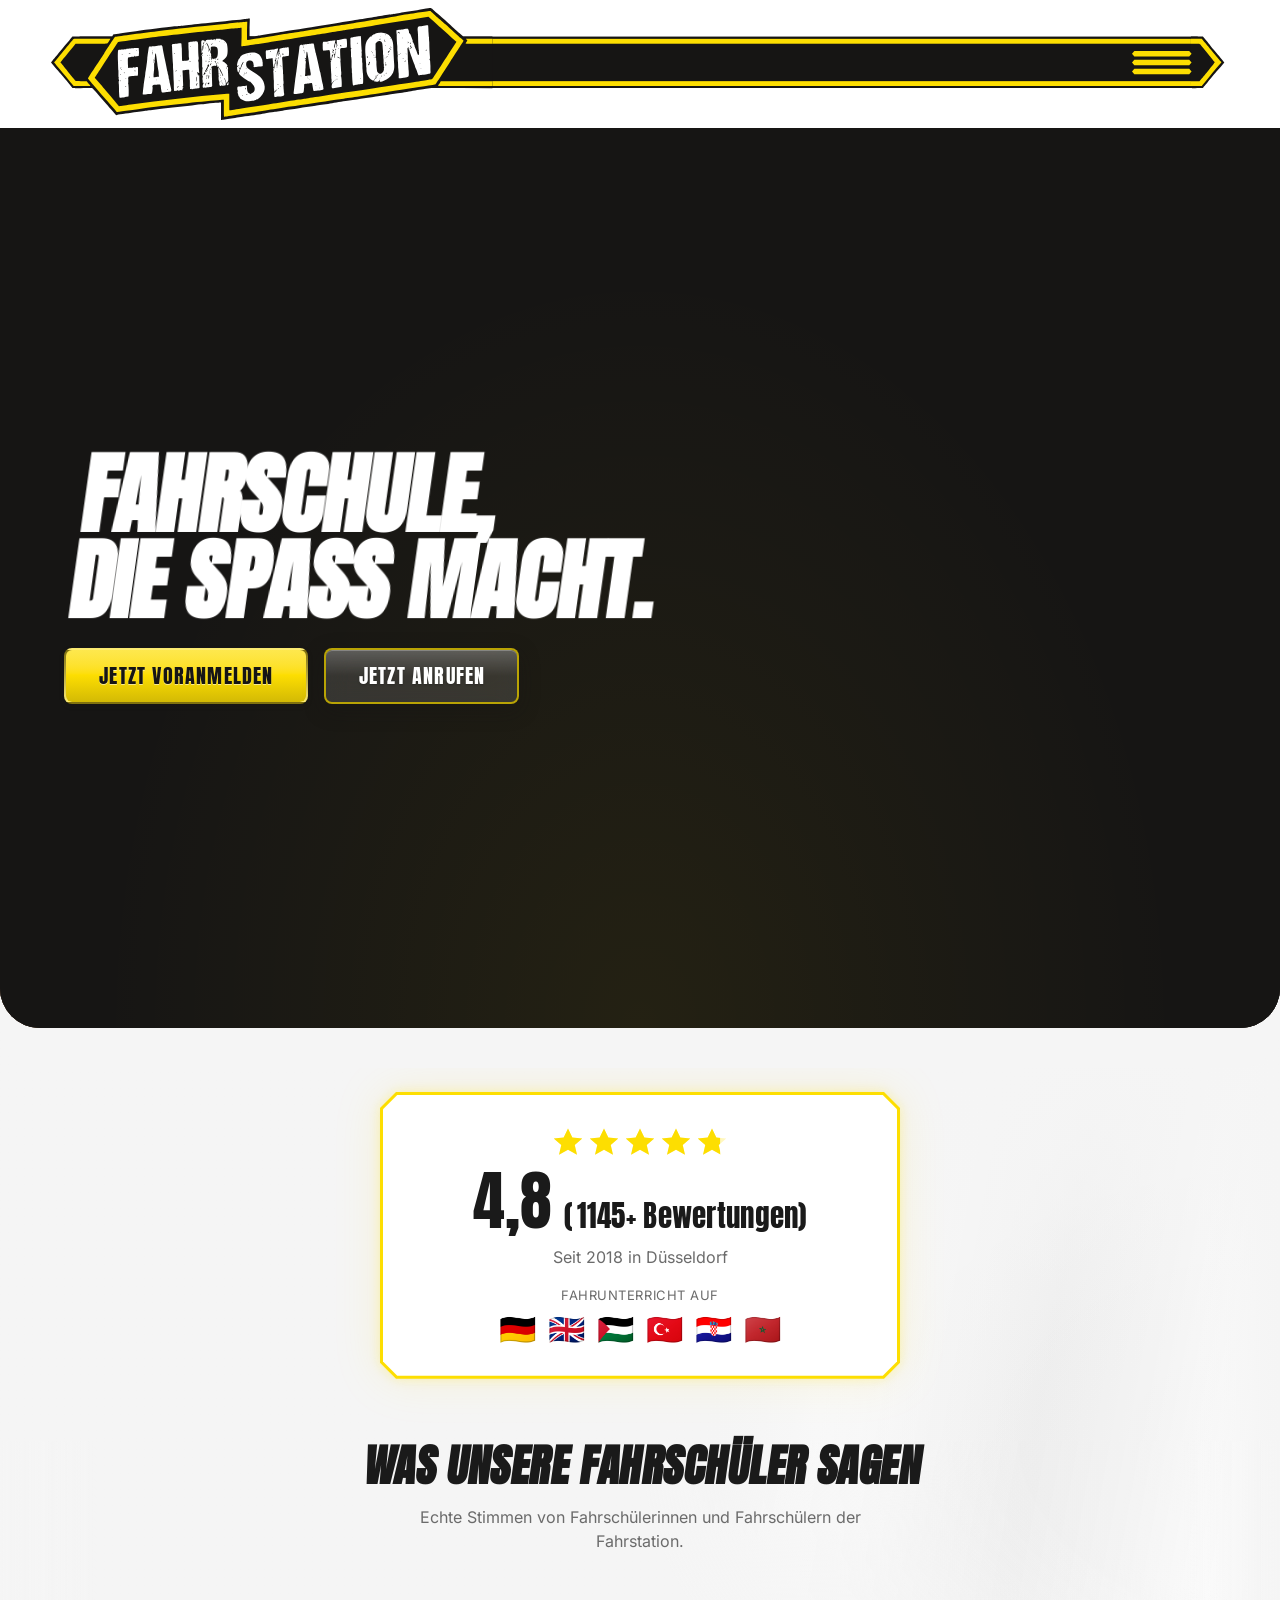
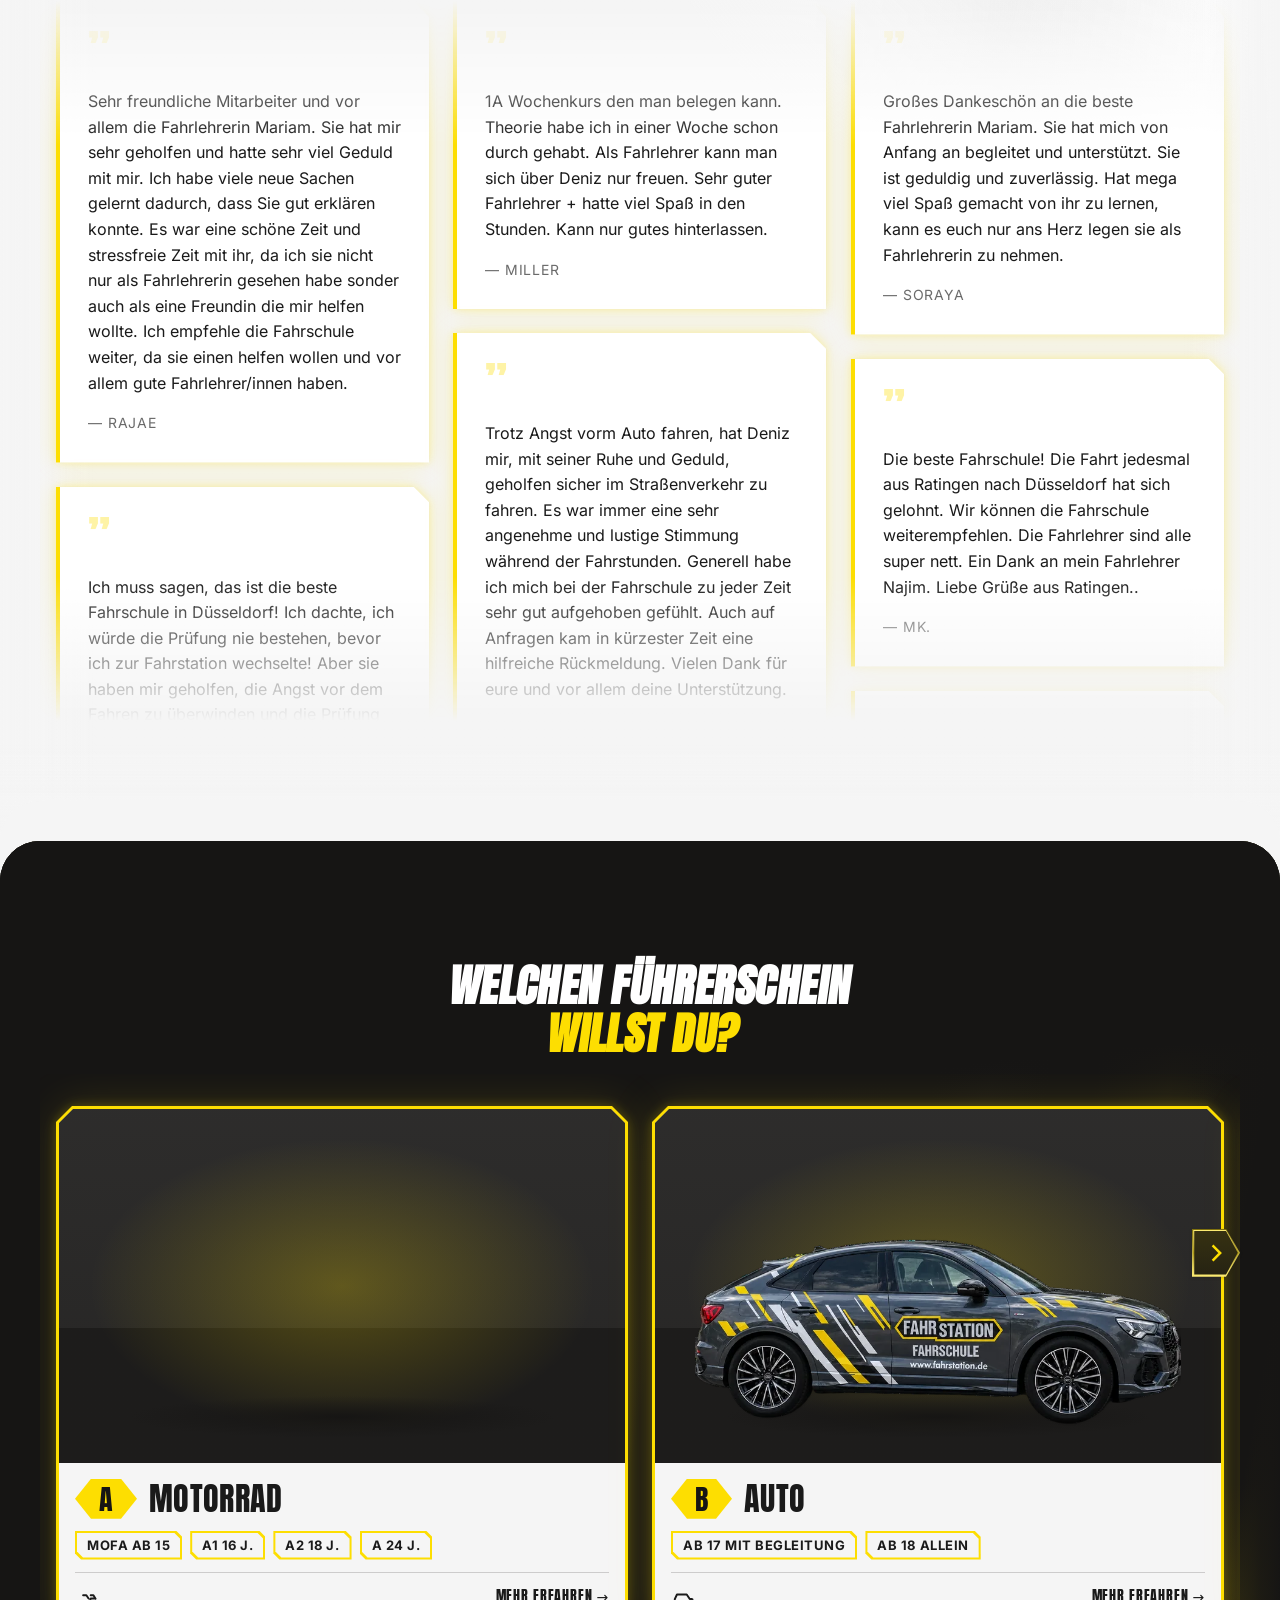
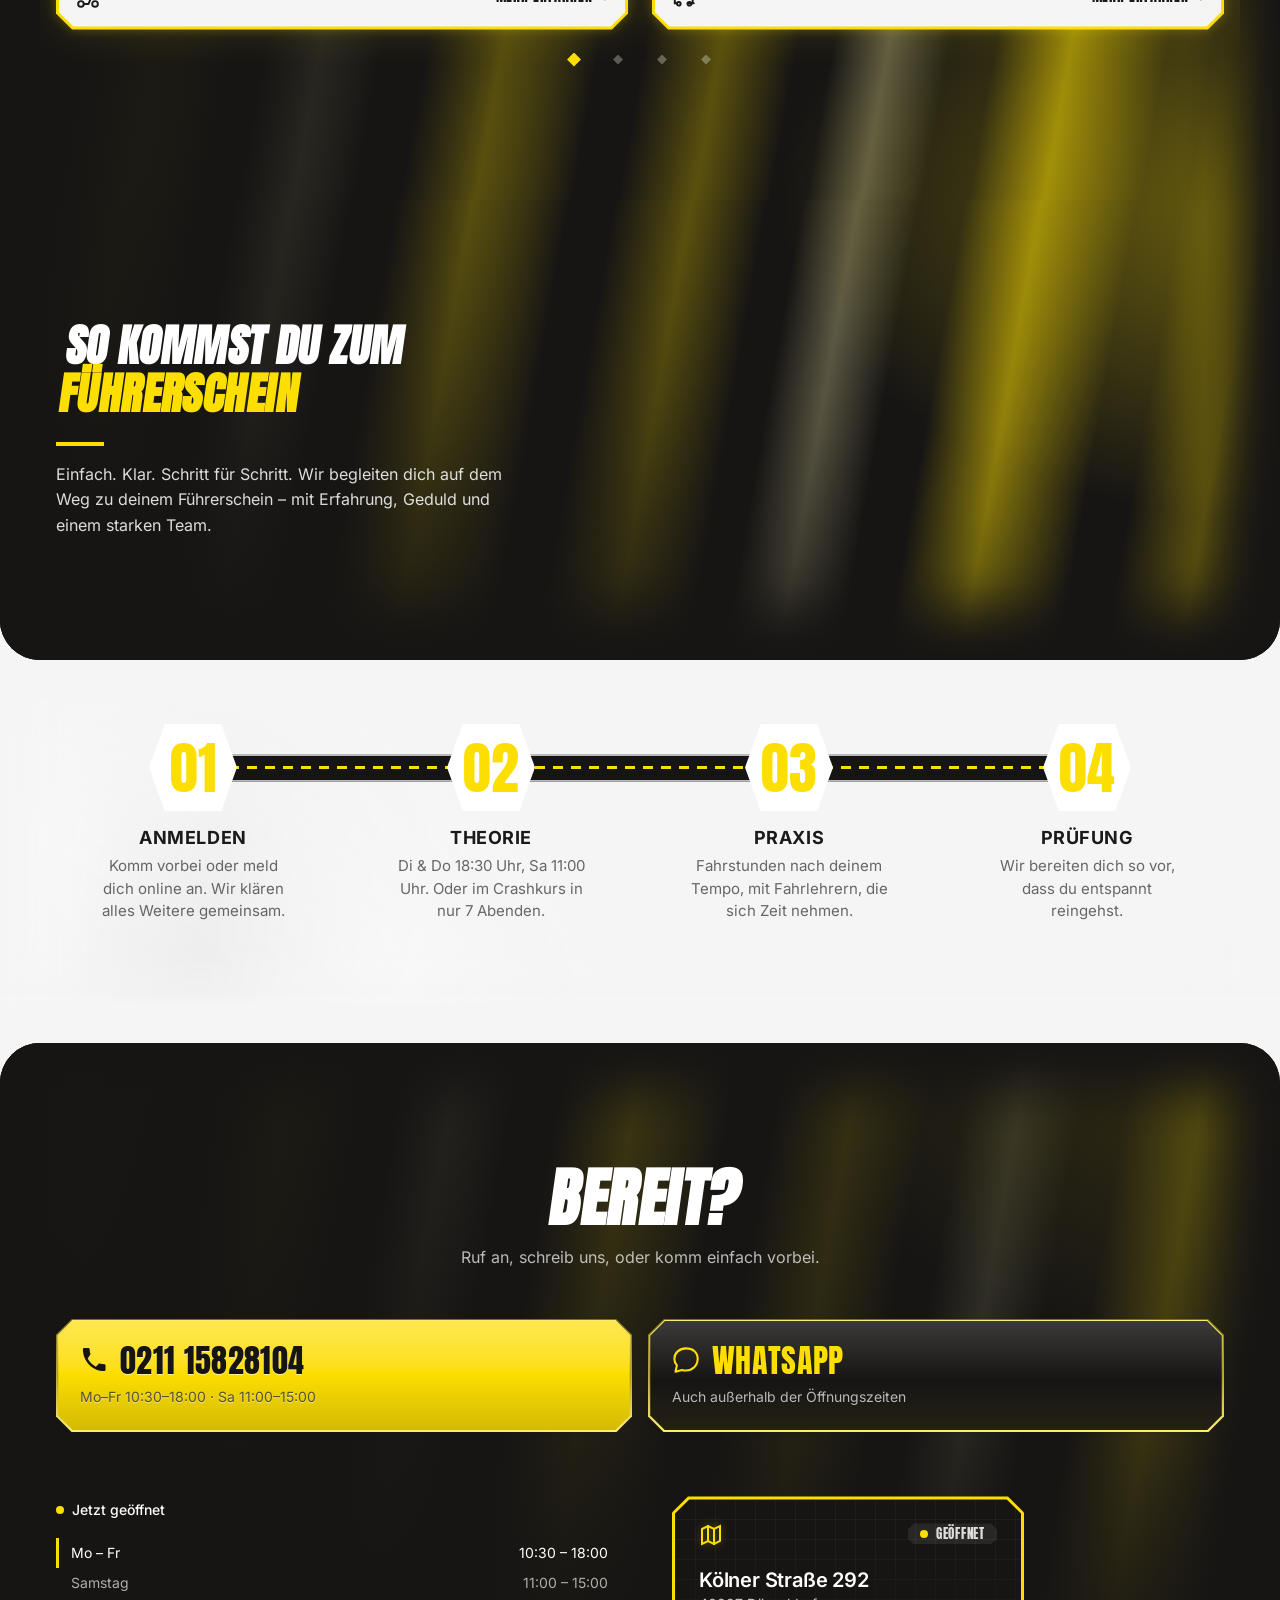
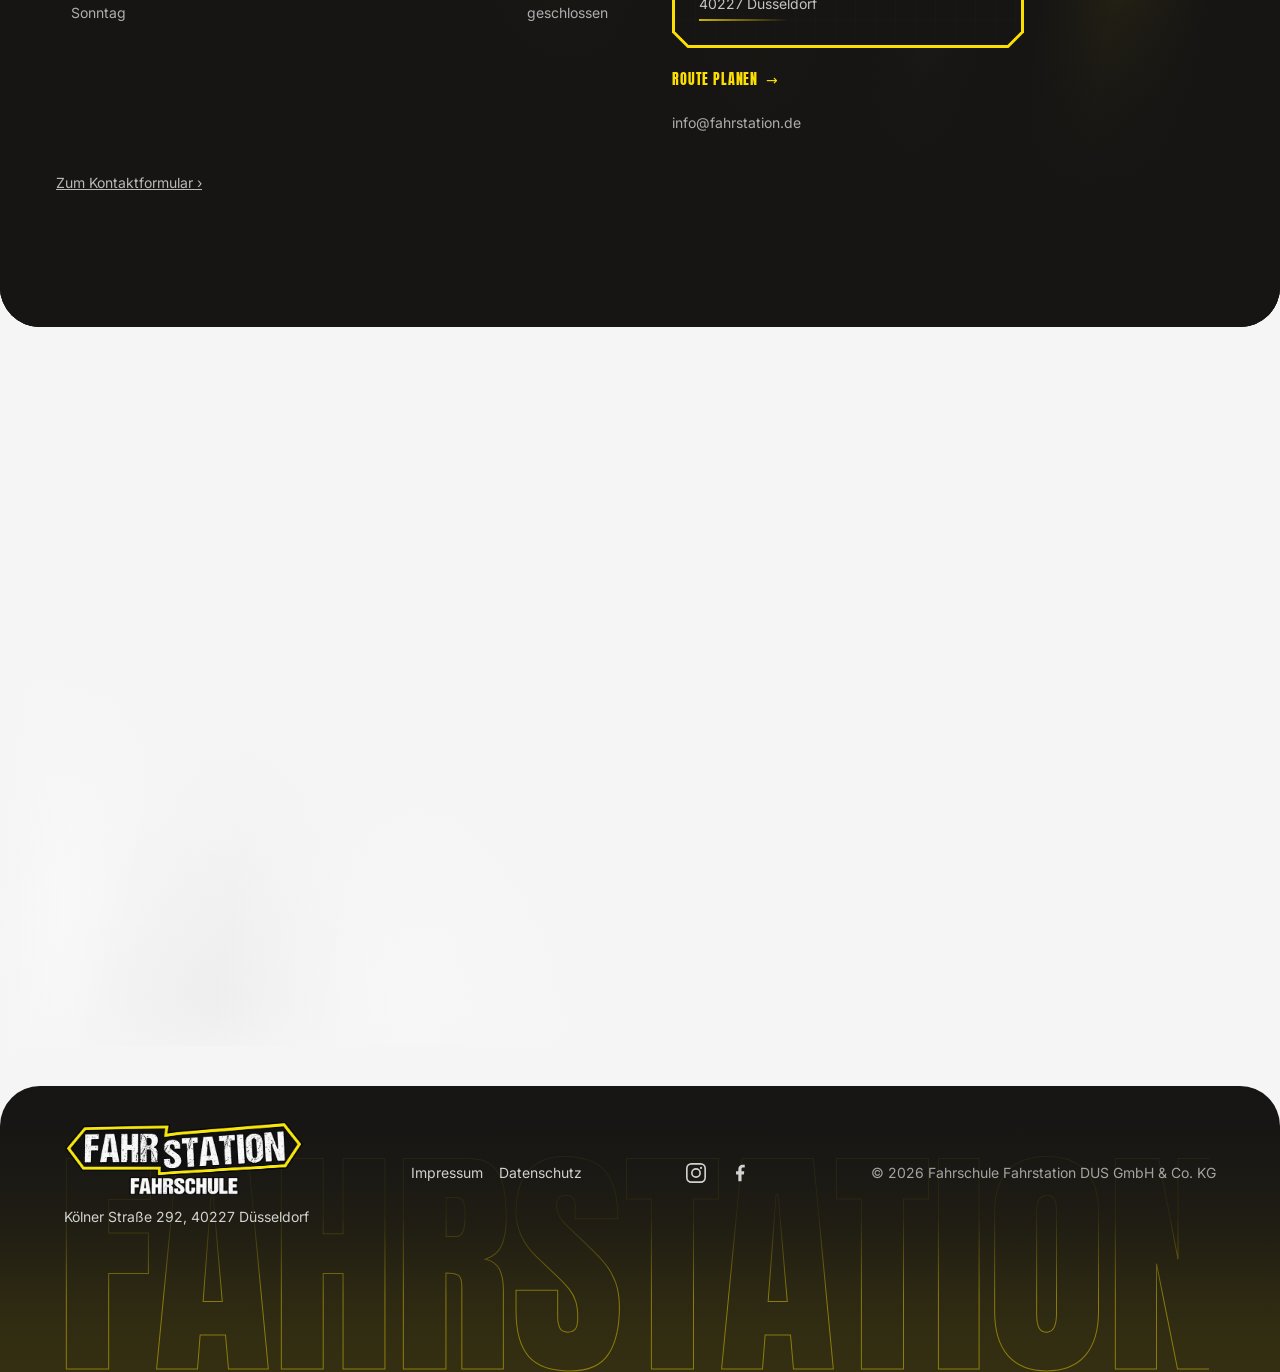
<file: index.html>
<!DOCTYPE html>
<html lang="de">
<head>
  <meta charset="UTF-8">
  <meta name="viewport" content="width=device-width, initial-scale=1">
  <title>Fahrstation Düsseldorf – Fahrschule, die Spaß macht</title>
  <meta name="description" content="Deine Fahrschule in Düsseldorf: alle Klassen, mehrsprachig, 5,0 Sterne – Fahrschule, die Spaß macht. Jetzt anmelden!">

  <meta property="og:title" content="Fahrstation Düsseldorf – Fahrschule, die Spaß macht">
  <meta property="og:description" content="Deine Fahrschule in Düsseldorf: alle Klassen, mehrsprachig, 5,0 Sterne – Fahrschule, die Spaß macht.">
  <meta property="og:image" content="assets/og-image.jpg">
  <meta property="og:type" content="website">
  <meta property="og:locale" content="de_DE">

  <link rel="icon" href="assets/icons/favicon.ico">
  <link rel="apple-touch-icon" href="assets/icons/apple-touch-icon.png">
  <link rel="manifest" href="manifest.json">

  <script>document.documentElement.classList.add('js');</script>
  <link rel="stylesheet" href="design-tokens.css?v=1425defe">
  <link rel="stylesheet" href="styles.css?v=042ef628">

  <script type="application/ld+json">
  {
    "@context": "https://schema.org",
    "@type": ["LocalBusiness", "EducationalOrganization"],
    "name": "Fahrschule Fahrstation DUS GmbH & Co. KG",
    "foundingDate": "2018",
    "image": "assets/og-image.jpg",
    "telephone": "+49 211 15828104",
    "address": {
      "@type": "PostalAddress",
      "streetAddress": "Kölner Straße 292",
      "postalCode": "40227",
      "addressLocality": "Düsseldorf",
      "addressCountry": "DE"
    },
    "openingHoursSpecification": [
      {
        "@type": "OpeningHoursSpecification",
        "dayOfWeek": ["Monday", "Tuesday", "Wednesday", "Thursday", "Friday"],
        "opens": "10:30",
        "closes": "18:00"
      },
      {
        "@type": "OpeningHoursSpecification",
        "dayOfWeek": "Saturday",
        "opens": "11:00",
        "closes": "15:00"
      }
    ],
    "hasOfferCatalog": {
      "@type": "OfferCatalog",
      "name": "Führerscheinklassen",
      "itemListElement": [
        { "@type": "Course", "name": "Klasse A" },
        { "@type": "Course", "name": "Klasse B" },
        { "@type": "Course", "name": "Klasse C" },
        { "@type": "Course", "name": "Klasse D" }
      ]
    },
    "sameAs": [
      "https://www.instagram.com/fahrschule_fahrstation",
      "https://www.facebook.com/fahrstationduesseldorf"
    ]
  }
  </script>
  <script type="application/ld+json">
  {
    "@context": "https://schema.org",
    "@type": "FAQPage",
    "mainEntity": [
      {
        "@type": "Question",
        "name": "Wie melde ich mich an und was brauche ich dafür?",
        "acceptedAnswer": {
          "@type": "Answer",
          "text": "Für den Antrag brauchst du einen gültigen Ausweis, ein biometrisches Passfoto, einen Sehtest und den Nachweis über einen Erste-Hilfe-Kurs. Beim Antrag helfen wir dir gerne."
        }
      },
      {
        "@type": "Question",
        "name": "Wann findet der Theorieunterricht statt?",
        "acceptedAnswer": {
          "@type": "Answer",
          "text": "Dienstag und Donnerstag um 18:30 Uhr, Samstag um 11:00 Uhr. Im Crashkurs schaffst du die Theorie in nur 7 Abenden."
        }
      },
      {
        "@type": "Question",
        "name": "Ab welchem Alter darf ich welchen Führerschein machen?",
        "acceptedAnswer": {
          "@type": "Answer",
          "text": "Auto (B): ab 17 mit Begleitung, ab 18 allein. Motorrad: Mofa ab 15, A1 ab 16, A2 ab 18, A ab 24. LKW: C1 ab 18, C ab 21. Bus: D1 ab 18, D ab 24."
        }
      },
      {
        "@type": "Question",
        "name": "Wie viele Fahrstunden brauche ich und was kostet der Führerschein?",
        "acceptedAnswer": {
          "@type": "Answer",
          "text": "Die Zahl der Fahrstunden ist bei jedem anders und hängt davon ab, wie schnell du sicher fährst. Wir fahren in deinem Tempo und sagen dir ehrlich, wann du bereit bist. Vorgeschrieben sind außerdem die Sonderfahrten Überland, Autobahn und Nacht. Ein persönliches Angebot bekommst du direkt bei uns."
        }
      },
      {
        "@type": "Question",
        "name": "Wann erreiche ich euch?",
        "acceptedAnswer": {
          "@type": "Answer",
          "text": "Montag bis Freitag 10:30–18:00 Uhr, Samstag 11:00–15:00 Uhr. Telefon: 0211 15828104. Vor Ort: Kölner Straße 292. Per WhatsApp erreichst du uns auch außerhalb der Öffnungszeiten."
        }
      }
    ]
  }
  </script>
</head>
<body>

  <svg class="sprite-defs" aria-hidden="true" focusable="false" style="position:absolute;width:0;height:0;overflow:hidden">
    <symbol id="wordmark-badge" viewBox="0 0 1545 392"><path fill="#161514" d="M595,361L595,331L589,331C586,332 581,332 577,332C566,333 548,335 533,337C525,337 507,339 493,341C450,345 399,351 367,355C350,357 333,359 330,360C326,361 316,362 307,363C291,365 251,371 236,373L228,375L219,365C205,349 197,340 164,302C155,291 146,282 145,281C143,280 136,280 114,280C99,281 84,281 81,280L75,280L54,254C42,240 25,220 16,210L0,191L2,188C3,187 7,181 12,176C16,171 26,159 35,148C44,138 53,126 57,122C61,118 66,111 69,107L75,100L145,100L214,100L216,96C218,93 219,92 221,92C223,91 260,86 297,81C335,76 404,67 432,64C439,64 447,63 448,63C453,62 506,56 610,46C623,44 647,42 662,41C676,39 690,38 692,37L696,37L695,68L695,99L703,99C708,99 717,98 724,97C730,96 747,93 760,91C774,89 794,86 804,84C822,81 855,76 899,69C929,64 990,55 1021,49C1037,47 1056,44 1064,42C1073,41 1088,39 1099,37C1110,35 1134,31 1152,28C1170,25 1190,22 1195,22C1200,21 1217,18 1233,15C1263,11 1303,4 1320,1C1332,-0 1329,-2 1348,16C1356,22 1375,39 1392,54C1408,69 1426,85 1432,90L1443,100L1494,100L1545,100L1545,190L1545,281L1439,280L1332,280L1312,283C1302,285 1278,288 1260,291C1242,294 1216,298 1202,300C1187,302 1164,306 1150,308C1135,310 1111,314 1096,316C1082,318 1058,322 1044,324C1029,326 1002,330 984,333C966,336 942,339 930,341C920,343 897,346 881,348C865,351 839,355 823,357C807,360 788,363 780,364C772,365 757,367 747,369C729,372 712,375 679,379C670,381 648,384 631,387C614,390 599,392 597,392L595,392L595,361Z"/><path fill="#FDDE01" d="M605,351C605,335 605,321 605,321C603,319 452,335 386,343C329,350 320,352 278,358C257,361 237,363 235,364L230,364L223,355C219,350 202,331 186,313C140,260 129,247 129,246C129,246 134,239 139,230C149,216 166,189 186,159C195,145 223,102 224,101C224,100 314,88 372,81C441,73 509,65 607,56C632,53 659,50 667,50C675,49 683,48 684,48L687,48L686,80C686,107 686,112 687,112C689,112 713,108 778,98C802,94 833,89 848,87C873,83 948,71 985,65C1005,62 1074,51 1154,38C1181,34 1207,29 1212,28C1261,20 1327,10 1329,11C1330,12 1341,22 1353,33C1366,44 1379,56 1382,58C1385,61 1397,72 1408,82C1418,91 1431,103 1436,107C1440,111 1444,115 1444,115C1444,116 1438,125 1431,136C1424,147 1408,171 1396,190C1383,210 1367,235 1360,246C1352,257 1346,267 1346,267C1345,268 1323,271 1150,298C1060,312 1037,315 996,321C953,328 880,339 838,345C818,348 783,354 760,357C737,361 692,368 662,372C631,377 606,381 606,381C605,381 605,368 605,351ZM677,350C705,346 746,340 769,336C792,333 826,327 846,324C866,321 884,319 888,318C891,317 917,313 946,309C1290,257 1333,251 1335,248C1337,246 1349,227 1372,191C1389,166 1405,140 1413,128C1416,123 1419,119 1419,118C1419,118 1394,96 1370,74C1367,72 1360,65 1354,60C1349,55 1339,47 1333,41L1321,31L1299,34C1242,44 1200,50 1156,57C1130,62 1092,68 1071,71C1050,74 1029,78 1024,78C1009,81 927,94 908,97C871,103 858,105 808,113C744,123 673,134 670,134L666,134L667,102C667,84 667,69 667,69C666,69 651,71 633,72C614,74 593,77 584,77C544,81 429,94 385,99C343,104 235,119 235,119C233,121 178,206 165,226L153,244L174,268C194,292 238,343 238,344C238,344 257,341 280,338C385,323 497,310 616,300L624,300L624,329C624,353 624,358 625,358C626,358 649,355 677,350ZM76,269C74,266 59,248 42,228C25,208 11,191 11,191C11,190 76,111 78,109C79,108 96,108 144,108L208,108L203,116C198,123 197,124 194,124C192,125 167,125 138,125L86,125L75,139C28,196 33,190 34,192C35,193 47,207 60,224C74,241 86,255 86,255C86,256 95,256 105,256L125,256L131,264C135,268 138,272 138,272C138,273 125,273 109,273L79,273L76,269ZM1354,272C1354,272 1357,268 1360,264L1364,256L1455,256L1545,256L1545,264L1545,273L1449,273C1397,273 1354,273 1354,272ZM1451,124C1451,124 1452,121 1454,119C1458,113 1458,113 1454,110L1452,108L1498,108L1545,108L1545,116L1545,125L1498,125C1472,125 1451,125 1451,124Z"/><path fill="#FFFFFF" d="M683,326C673,324 660,317 660,312C660,312 660,311 659,311C657,311 655,305 655,302C655,300 655,299 654,299C653,298 653,291 654,291C655,291 655,291 654,290C653,289 652,287 652,283C652,276 653,274 658,275C659,275 660,275 661,275C666,273 677,272 678,273C679,274 679,274 680,273C681,271 684,270 685,272C686,272 686,277 686,282C687,294 690,299 695,299C696,299 697,300 698,301C699,302 699,302 699,301C699,300 700,299 701,299C705,299 710,294 712,290C715,282 712,272 704,265C701,261 698,259 698,258C699,257 698,257 698,258C693,259 658,234 658,229C658,228 660,222 662,216C665,210 667,204 668,202C669,200 670,197 671,196C672,194 673,192 674,190L674,188L671,191C670,192 668,196 667,198C666,200 665,204 664,207C662,211 662,211 660,210C656,207 656,209 659,211L661,214L658,221L655,227L654,224C652,219 650,206 652,206C654,206 657,202 656,200C655,199 655,199 653,202L651,204L651,202C651,194 657,176 660,176C661,176 661,175 661,175C661,172 666,167 671,164C682,157 698,154 712,156C721,158 728,161 732,167C736,172 740,181 740,184C739,185 740,186 740,187C741,187 741,190 741,193C741,196 741,199 741,200C742,203 741,204 728,205C710,208 710,208 709,205C709,204 709,202 710,202C711,201 711,201 710,201C709,201 709,200 709,198C709,187 702,182 693,184C686,186 683,190 683,197C683,208 687,211 719,231C739,245 746,255 748,276C749,287 744,299 735,309C730,315 722,320 721,320C720,319 719,320 719,320C718,321 716,322 713,323C711,324 707,325 705,325C699,327 690,327 683,326ZM240,313C239,312 239,305 238,291C238,280 238,267 237,263C237,258 237,255 238,255C239,254 239,253 238,252C237,250 236,245 237,243C238,243 238,242 237,242C236,242 236,239 236,234C236,229 236,223 236,219C235,215 235,198 234,180C234,145 234,146 240,146C242,146 244,146 245,146C245,145 249,145 254,145C258,144 262,144 263,144C264,143 268,143 271,143C275,142 278,142 279,142C280,141 296,140 302,140L307,140L308,154C308,162 307,168 307,168C307,168 306,168 304,168C303,169 301,169 298,169C295,170 294,170 294,168C294,167 294,167 292,169C291,171 290,171 286,171C284,171 282,171 281,171C281,172 279,172 277,172C269,172 269,173 269,186C269,197 270,208 270,209C270,210 271,210 273,210C274,209 279,209 282,209C286,208 290,208 291,207C292,207 293,207 293,209C294,210 294,210 294,209C294,207 303,205 304,207C305,208 305,234 304,236C303,237 301,237 298,237C296,237 293,237 292,237C292,238 288,238 284,238C275,239 270,240 271,242C271,243 271,244 270,245C269,245 269,246 270,246C271,247 271,264 270,264C269,264 269,264 270,265C272,266 273,308 271,310C270,310 264,311 258,312C251,313 245,313 243,314C242,314 241,313 240,313ZM782,311C782,310 781,306 781,303C781,297 781,296 785,293C788,289 793,284 792,284C791,284 789,286 786,289L781,294L781,292C781,290 781,287 781,286C780,284 780,270 780,255C779,240 779,226 778,223C778,221 778,219 779,219C780,219 779,214 778,213C777,211 777,209 778,209C779,209 779,210 779,210C779,211 780,212 780,212C781,212 782,211 782,210C782,205 785,194 787,192C788,191 788,190 787,190C785,190 783,194 782,200C780,208 779,209 778,204C778,202 777,199 777,196C777,190 776,177 775,176C774,175 774,175 773,176C772,176 769,177 766,177C763,177 761,178 760,178C759,179 754,179 753,178C753,177 752,171 752,163C751,150 752,147 755,148C756,149 757,149 757,148C758,147 766,146 776,145C778,145 780,145 781,145C784,144 794,142 795,142C795,143 792,156 791,157C791,158 791,159 790,160C790,162 790,164 790,166C789,169 789,170 790,170C790,170 791,169 791,168C791,167 791,165 792,164C793,162 793,159 794,156C795,153 795,152 796,153C797,155 797,165 796,166C795,166 795,167 796,167C797,169 798,167 798,164C798,162 799,161 800,161C800,161 801,161 801,160C801,159 801,159 800,159C800,159 799,158 799,156C799,154 799,153 799,153C800,153 800,151 799,149C799,146 800,144 800,143C802,141 822,137 824,138C824,139 825,139 825,138C826,137 831,137 832,138C832,139 833,146 833,153C833,169 833,168 826,168C823,168 821,169 820,169C820,170 818,170 817,170C810,170 809,171 809,178C810,183 811,202 812,220C812,225 812,229 812,230C813,230 813,235 813,240C813,245 813,253 814,258C814,265 814,267 813,267C812,267 812,267 813,268C813,269 814,275 814,282C815,289 815,297 816,299C817,307 815,308 799,310C797,310 792,310 790,311C784,312 783,312 782,311ZM671,307C671,306 670,306 669,306C669,306 668,306 668,307C669,308 670,308 670,308C671,308 671,308 671,307ZM687,304C688,303 685,300 684,301C684,302 685,305 686,305C686,305 687,305 687,304ZM321,302C321,301 322,288 324,273C326,258 328,243 329,240C329,237 330,232 330,228C332,218 332,217 336,188C336,187 337,180 337,174C343,133 342,135 346,135C348,135 349,135 350,135C350,133 352,134 352,135C352,136 352,137 353,137C353,138 354,137 353,136C353,135 353,134 355,134C356,134 357,134 358,134C372,132 386,130 387,130C388,131 389,133 390,135C391,143 396,168 400,186C402,197 405,209 405,212C406,216 407,222 408,224C408,226 409,231 410,234C411,237 412,242 412,246C413,249 415,255 415,260C419,277 419,276 421,286C421,291 419,293 415,293C413,293 406,294 400,295C391,296 389,296 388,295C387,294 385,284 384,272C383,267 382,267 373,268C369,269 365,269 365,269C365,268 363,269 361,269C357,270 354,273 355,276C356,277 356,282 355,288C354,300 353,301 347,301C345,301 340,301 336,302C327,303 321,303 321,302ZM849,299C849,298 850,291 851,282C852,274 854,258 855,248C857,236 858,225 859,221C860,215 863,191 863,186C864,181 866,163 867,158C868,154 868,147 869,142C870,131 871,130 877,129C881,129 881,130 882,132C883,134 883,136 883,136C882,136 883,137 883,138C885,142 885,140 883,134C882,128 881,128 888,128C891,127 897,126 902,126C906,125 912,124 914,124L919,124L921,130C921,134 923,141 924,146C925,151 926,157 927,158C927,159 928,163 929,167C931,175 937,201 939,212C940,217 941,222 942,224C943,226 944,232 945,238C947,247 948,254 951,266C952,268 952,271 952,272C953,274 953,277 953,278C955,283 953,286 950,286C948,287 941,288 934,289C923,291 921,291 919,290C918,289 917,281 915,270C914,262 913,261 907,263C904,263 900,264 899,264C897,264 893,265 891,265L886,267L886,277C884,298 885,297 874,298C870,299 865,299 864,300C854,301 849,301 849,299ZM431,290C431,289 430,283 430,277C430,271 430,258 429,250C429,241 428,227 428,220C427,213 427,203 427,198C426,187 425,168 424,150C424,142 424,134 423,132C423,127 424,126 432,126C435,125 439,125 440,125C451,123 456,123 456,124C457,125 457,133 458,143C458,160 459,184 459,185C461,186 479,184 481,183C483,181 484,176 483,174C482,174 482,164 482,152C481,140 481,130 481,130C481,130 481,128 481,125C480,120 481,119 493,118C515,115 514,115 515,129C515,148 516,169 517,174C517,177 517,180 516,181C515,183 515,186 516,187C517,187 517,196 517,206C518,215 518,224 519,225C520,228 518,229 515,226C512,224 510,225 513,229C514,230 514,230 512,231C510,231 510,231 512,232C515,232 516,233 516,235C516,237 516,237 518,236C519,235 519,236 519,242C519,251 520,269 520,275C521,281 520,281 506,282C503,283 498,283 494,284C490,284 487,284 487,283C487,283 487,279 486,275C486,271 486,261 486,254C485,246 485,234 484,228C484,222 484,216 483,216C482,215 466,217 463,218C460,218 460,220 461,228C461,233 462,245 462,256C463,274 463,275 461,275C460,275 459,276 459,276C459,277 460,278 461,277C464,277 464,279 461,282C460,284 459,285 460,286C462,287 459,288 456,288C455,287 453,287 453,288C450,290 443,290 443,288C443,287 443,287 442,288C441,290 440,290 439,290C438,289 437,290 436,290C436,291 432,291 431,290ZM409,286C409,285 408,285 408,285C407,285 406,285 406,286C406,287 407,287 408,287C408,287 409,287 409,286ZM681,281C681,279 679,278 679,280C679,283 680,286 681,285C682,284 682,282 681,281ZM798,282C799,280 797,280 796,281C795,282 795,283 796,283C796,283 797,283 798,282ZM941,280C941,279 941,279 940,279C939,279 939,279 939,280C939,281 939,281 940,281C941,281 941,281 941,280ZM983,279C981,276 983,265 985,263C988,260 993,253 993,253C992,253 990,255 987,258L982,264L982,258C982,256 982,252 982,250C981,249 981,241 981,232C980,216 979,196 979,191C978,189 979,188 980,188C981,188 981,187 980,186C979,185 978,183 978,182L978,180L980,182C982,184 982,184 982,182C982,179 985,169 987,166C988,162 988,161 985,164C983,165 982,166 983,166C983,167 984,168 983,169C983,170 982,172 982,175C981,177 981,179 980,179C979,179 977,171 977,166C978,155 975,145 973,147C972,147 969,148 965,148C962,149 958,149 957,149C952,151 951,149 951,134C951,119 951,118 957,118C958,118 964,118 969,117C974,116 979,115 980,115C980,116 981,115 982,115C983,114 988,113 990,114C990,115 991,115 991,114C993,112 996,113 996,115C995,115 995,118 994,120C994,123 993,125 993,126C992,128 991,131 991,138C990,143 993,140 994,134C994,130 995,126 996,124L997,122L998,126C998,128 999,130 999,130C1000,130 1001,123 1000,116C1000,112 1000,112 1003,112C1007,111 1015,110 1018,109C1020,109 1023,109 1027,108C1031,107 1034,107 1034,108C1035,109 1036,115 1036,123C1036,137 1036,137 1034,138C1031,139 1019,140 1017,140C1014,140 1012,143 1012,146C1012,156 1013,181 1014,182C1014,183 1014,184 1013,184C1012,185 1012,186 1013,186C1013,187 1014,193 1014,201C1015,209 1015,220 1016,225C1016,232 1016,236 1015,236C1014,238 1014,238 1015,239C1017,240 1019,274 1017,276C1016,277 991,281 986,281C985,281 984,280 983,279ZM444,277C444,277 445,276 446,275C447,275 448,273 446,273C445,273 442,276 442,278C442,278 442,279 443,279C444,279 444,278 444,277ZM532,278C530,277 531,268 533,265C535,262 535,260 533,262C531,263 531,263 531,258C531,256 531,251 530,249C530,246 531,243 531,242C532,240 532,240 531,239C529,238 529,211 531,210C531,209 532,208 531,208C531,207 530,208 529,209C528,210 528,210 529,208C529,207 529,204 529,202C529,201 529,193 529,184C529,176 528,169 528,169C526,169 527,165 529,162C532,157 532,153 529,157L527,159L527,154C527,151 527,147 527,144C526,142 526,135 526,128C526,116 526,116 528,114C531,113 534,113 535,114C535,115 536,116 536,116C537,116 537,115 537,115C536,114 537,113 537,113C538,113 538,114 538,115C537,117 538,118 540,117C541,116 542,115 542,114C541,112 546,111 552,111C555,111 557,111 558,111C559,110 565,110 565,111C565,112 566,112 567,111C568,110 570,109 572,109C575,109 575,109 574,111C573,112 573,113 574,113C575,113 576,112 576,110C577,108 578,108 585,108C591,108 593,108 594,109C594,110 595,111 596,110C602,109 611,116 615,124C619,135 620,160 615,169C613,173 607,180 603,182C599,185 599,187 604,188C608,190 612,193 616,199L618,203L616,205C613,208 613,210 616,207C618,206 618,206 619,207C620,209 620,215 619,215C618,215 618,215 619,216C619,217 620,225 620,236C621,254 621,254 618,258C617,260 616,262 616,262C616,265 614,262 612,256C609,248 607,244 606,244C606,244 607,248 609,253C613,263 614,267 612,267C611,267 611,268 611,269C612,271 609,272 602,272C598,272 598,272 599,270C600,269 600,269 599,269C598,269 597,270 597,271C596,272 595,273 594,273C590,273 589,270 589,262C589,258 588,255 588,255C587,254 586,241 587,240C588,240 588,239 587,239C587,238 586,231 586,223L585,209L587,211C590,214 592,217 592,220C592,220 593,223 594,224C597,228 600,234 600,236C600,236 601,237 602,237C603,237 604,238 597,224C594,217 591,212 590,212C588,212 586,208 587,206C588,205 588,205 587,205C586,205 585,205 585,206C585,208 584,207 582,204C580,202 580,202 581,200C582,199 579,192 577,193C577,194 578,195 579,196C580,198 580,198 579,199C578,200 578,201 578,202C578,203 577,203 575,202C570,202 562,204 562,206C562,207 561,208 561,209C560,210 560,210 561,209C563,209 563,210 563,223C563,237 564,257 564,268C565,276 564,277 552,277C546,277 542,278 542,278C542,280 537,279 537,278C536,277 536,277 536,278C536,279 533,279 532,278ZM263,274C263,274 262,273 261,273C259,273 259,273 260,274C261,275 262,276 262,276C263,276 263,275 263,274ZM805,274C805,273 805,273 804,273C803,273 803,273 803,274C803,275 803,275 804,275C805,275 805,275 805,274ZM544,262L544,260L542,263C540,265 539,267 540,267C541,268 541,270 541,271C541,274 541,274 542,270C542,268 543,264 544,262ZM511,269C511,268 512,266 512,265C513,264 513,264 512,263C511,262 510,263 510,265C509,267 508,269 508,270C507,270 507,271 508,271C509,273 510,271 511,269ZM928,271C928,270 927,270 927,270C926,270 926,270 926,271C927,272 928,272 928,272C929,272 929,272 928,271ZM1057,270C1056,268 1055,259 1054,240C1054,233 1054,227 1053,227C1053,226 1053,223 1053,220C1053,216 1053,211 1052,207C1052,203 1052,194 1052,186C1052,178 1051,172 1051,172C1050,172 1050,170 1050,168C1050,165 1050,159 1050,154C1049,145 1049,144 1051,142C1052,140 1052,140 1051,140C1049,141 1049,142 1048,124C1048,121 1048,115 1048,112C1047,105 1048,103 1054,103C1057,102 1062,102 1065,101C1068,100 1072,100 1074,99C1076,99 1079,99 1080,99C1085,97 1085,96 1086,130C1087,140 1087,149 1088,150C1088,151 1088,153 1087,153C1086,154 1086,155 1087,155C1088,156 1088,171 1087,171C1086,171 1086,171 1086,172C1086,173 1087,173 1088,173C1089,173 1089,175 1089,181C1089,185 1089,191 1090,193C1090,195 1090,203 1090,210C1091,218 1091,226 1092,230C1093,246 1093,263 1092,264C1091,266 1088,266 1084,266C1080,267 1077,267 1076,267C1075,268 1072,268 1068,269C1065,270 1062,270 1060,271C1059,271 1058,270 1057,270ZM615,269C615,268 616,266 618,263L621,258L621,262C622,268 621,270 618,270C617,270 616,270 615,269ZM601,264C599,261 597,260 597,260C597,261 604,269 605,268C605,268 604,266 601,264ZM796,268C796,267 795,266 794,266C794,266 793,267 793,268C793,268 794,269 794,269C795,269 796,268 796,268ZM553,265C556,262 555,261 552,262C549,262 548,263 549,266C550,268 552,267 553,265ZM611,263C611,262 610,261 609,262C608,262 609,264 610,264C611,264 611,264 611,263ZM591,259C590,258 590,258 590,259C590,260 591,261 592,260C592,260 592,259 591,259ZM596,257C596,256 596,256 595,256C594,256 594,256 594,257C594,258 594,258 595,258C596,258 596,258 596,257ZM1136,257C1134,257 1132,256 1131,256C1130,255 1135,246 1137,246C1139,246 1139,245 1139,244C1138,243 1139,241 1142,238C1144,235 1146,233 1146,232C1145,232 1139,239 1134,247L1128,255L1123,252C1112,245 1104,230 1104,216C1104,213 1104,210 1104,209C1103,208 1103,202 1103,195C1102,188 1102,176 1101,168C1098,130 1101,118 1113,105C1118,99 1119,99 1121,100C1122,101 1122,101 1122,99C1121,98 1128,92 1131,92C1132,92 1133,91 1134,91C1136,89 1140,88 1148,87C1150,87 1153,87 1154,86C1159,86 1171,89 1178,92C1190,99 1198,115 1198,134C1198,142 1200,178 1201,194C1203,215 1199,228 1187,241C1179,249 1170,254 1159,257C1150,259 1150,259 1151,254L1151,250L1149,254C1147,258 1145,259 1136,257ZM244,255C244,254 243,254 242,254C241,254 241,255 242,256C242,257 244,256 244,255ZM511,250C511,246 511,243 511,243C510,243 510,242 510,241C509,240 509,242 509,247C509,255 510,258 511,257C511,256 511,253 511,250ZM449,254C449,254 448,253 447,253C446,253 446,253 447,254C448,255 449,256 449,256C450,256 450,255 449,254ZM597,252C596,251 595,253 596,254C596,255 596,255 597,254C597,253 597,253 597,252ZM370,252C370,251 369,250 369,250C368,250 368,251 369,252C369,252 370,253 370,253C371,253 371,252 370,252ZM998,252C998,251 998,251 997,251C996,251 996,251 996,252C996,253 996,253 997,253C998,253 998,253 998,252ZM905,250C904,249 904,249 904,250C904,251 905,252 906,251C906,251 906,250 905,250ZM1002,249C1002,248 1002,248 1001,248C1000,248 1000,248 1000,249C1000,250 1000,250 1001,250C1002,250 1002,250 1002,249ZM263,247C263,246 263,246 262,246C261,246 261,246 261,247C261,248 261,248 262,248C263,248 263,248 263,247ZM546,245C546,244 546,243 545,243C544,243 543,246 544,247C544,249 546,247 546,245ZM900,246C899,245 899,245 899,246C899,247 900,248 901,247C901,247 901,246 900,246ZM1084,247C1084,246 1084,246 1083,246C1082,246 1082,246 1082,247C1082,248 1082,248 1083,248C1084,248 1084,248 1084,247ZM553,244C554,238 554,235 553,235C552,235 551,236 551,242C550,248 551,249 553,244ZM1152,246C1153,245 1153,244 1152,244C1152,244 1151,245 1151,246C1150,246 1150,247 1150,247C1151,247 1151,246 1152,246ZM595,244C595,244 595,243 594,243C593,243 592,245 593,245C594,246 595,246 595,244ZM1217,245C1217,244 1217,243 1217,242C1217,242 1217,236 1217,229C1216,222 1216,213 1215,209C1215,205 1215,194 1214,186C1213,174 1213,169 1214,168C1215,167 1215,167 1214,167C1213,167 1213,165 1213,162C1213,160 1213,153 1212,148C1212,144 1212,137 1212,134C1210,112 1210,102 1210,93C1209,87 1209,82 1209,81C1207,80 1210,77 1212,77C1213,78 1215,77 1216,77C1216,76 1220,76 1224,76C1228,75 1231,75 1232,75C1234,73 1248,72 1249,73C1251,75 1254,84 1253,86C1253,86 1253,87 1254,88C1255,88 1257,90 1258,93C1259,95 1261,101 1263,106C1267,116 1267,118 1266,118C1265,117 1265,117 1265,118C1265,118 1266,119 1267,120C1269,121 1273,132 1273,134C1272,134 1272,135 1273,135C1273,136 1276,142 1279,150C1284,165 1284,166 1287,164C1288,163 1288,161 1288,156C1287,152 1287,150 1288,150C1289,150 1289,150 1288,149C1287,148 1286,135 1285,114C1285,97 1284,82 1283,76C1283,67 1285,64 1290,64C1295,64 1297,63 1305,62C1318,60 1319,60 1320,61C1320,62 1321,70 1321,81C1322,91 1322,100 1323,102C1323,103 1323,111 1324,120C1324,141 1325,153 1326,167C1327,177 1326,179 1325,180C1324,182 1324,182 1325,182C1327,182 1327,183 1328,202C1328,207 1328,214 1328,218C1329,229 1329,230 1319,231C1316,232 1307,233 1300,234C1290,236 1287,236 1286,235C1285,233 1280,221 1280,219C1280,218 1280,217 1279,217C1279,216 1278,214 1277,212C1276,210 1274,205 1273,200C1271,195 1269,190 1268,188C1267,185 1264,176 1260,166C1257,156 1254,148 1254,147C1254,146 1254,145 1253,145C1251,145 1251,141 1253,139C1254,138 1254,138 1252,138C1247,139 1247,140 1248,149C1249,169 1249,178 1249,179C1248,179 1248,180 1249,180C1249,180 1250,186 1250,194C1251,201 1251,213 1252,220C1253,240 1253,242 1245,242C1242,243 1240,243 1239,243C1238,244 1236,244 1234,244C1231,245 1227,245 1224,246C1219,246 1218,246 1217,245ZM346,242C346,241 346,241 345,241C344,241 344,241 344,242C344,243 344,243 345,243C346,243 346,243 346,242ZM899,242C899,241 899,240 898,240C898,240 898,241 898,242C898,242 898,243 899,243C900,243 900,242 899,242ZM373,241L378,241L377,234C377,227 377,226 376,220C375,215 374,208 373,203C373,201 372,193 371,186C370,179 369,169 368,166C368,161 367,159 366,159C366,159 365,159 365,160C365,160 364,165 364,170C363,176 363,183 363,186C363,189 363,192 362,192C362,192 361,195 361,199C361,202 361,209 361,214C360,219 360,227 359,232L359,242L363,242C366,242 370,242 373,241ZM547,238C547,235 547,233 546,234C545,235 544,241 545,241C545,241 546,240 547,238ZM1002,239C1002,238 1002,238 1001,238C1000,238 1000,238 1000,239C1000,240 1000,240 1001,240C1002,240 1002,240 1002,239ZM1138,238C1140,235 1139,235 1136,238C1135,239 1134,240 1135,240C1135,240 1137,239 1138,238ZM1158,237C1158,236 1157,236 1157,237C1156,237 1156,238 1156,239C1157,240 1158,240 1158,239C1159,239 1159,238 1158,237ZM455,238C455,238 455,237 454,236C453,236 453,237 453,237C453,238 453,239 454,239C455,239 455,239 455,238ZM876,238C876,237 875,236 874,237C873,237 874,239 875,239C876,239 876,239 876,238ZM997,237C997,236 997,236 996,236C995,236 995,237 995,238C995,238 995,239 996,238C997,238 997,237 997,237ZM900,236C905,236 909,235 909,235C909,235 909,232 909,228C907,217 907,217 907,215C906,214 905,207 904,200C904,197 899,166 897,156C897,151 894,152 894,158C894,161 894,166 893,171L893,178L891,176C890,175 889,174 888,174C888,175 891,180 892,180C893,180 893,181 893,182C893,183 892,183 890,182C890,181 889,181 889,182C888,182 889,184 890,184C892,186 892,186 892,192C891,196 891,203 891,208C890,213 890,222 890,228C889,235 889,238 890,238C891,238 895,237 900,236ZM540,230C541,226 541,226 539,227C538,227 538,227 538,226C539,226 539,225 538,225C537,224 537,225 536,227C536,229 535,230 535,231C534,231 534,232 534,234C534,236 534,236 536,234C537,233 539,231 540,230ZM594,235C594,234 594,234 593,234C592,234 592,234 592,235C592,236 592,236 593,236C594,236 594,236 594,235ZM677,233C676,233 674,234 674,235C674,236 675,236 676,235C676,234 677,234 677,233ZM1167,235C1168,234 1166,233 1165,234C1164,234 1165,236 1166,236C1166,236 1167,236 1167,235ZM244,232C244,232 243,231 243,231C241,232 241,234 242,234C243,234 244,233 244,232ZM557,228C556,227 556,224 556,221C557,218 557,217 556,219C554,224 556,233 558,231C558,230 558,229 557,228ZM589,228C589,227 589,227 588,228C587,228 587,229 587,229C587,230 587,230 588,230C589,229 589,228 589,228ZM684,228C685,228 685,227 685,226C684,226 681,227 681,229C681,230 682,230 684,228ZM1156,229C1162,226 1167,217 1165,213C1165,212 1165,210 1166,209C1167,208 1167,208 1166,208C1165,208 1165,206 1165,203C1165,201 1165,198 1165,197C1164,196 1164,189 1164,181C1163,173 1163,166 1163,165C1162,164 1162,158 1162,151C1160,126 1160,124 1158,121C1154,114 1146,114 1140,120L1136,124L1136,133C1136,138 1136,142 1136,143C1135,144 1135,145 1136,145C1137,146 1138,172 1136,172C1136,172 1135,172 1135,173C1135,174 1136,174 1136,174C1138,174 1138,175 1138,178C1138,181 1138,184 1139,186C1139,187 1139,193 1139,199C1141,222 1141,223 1145,227C1148,230 1151,231 1156,229ZM1174,228C1174,226 1172,227 1172,229C1171,230 1171,230 1172,230C1173,230 1174,229 1174,228ZM678,228C678,227 678,227 677,227C676,227 676,227 676,228C676,229 676,229 677,229C678,229 678,229 678,228ZM258,227C258,226 257,226 256,226C256,226 255,226 255,227C255,228 256,228 256,228C257,228 258,228 258,227ZM544,222C542,219 543,217 546,219C547,220 547,220 548,218C548,217 548,216 547,216C545,216 546,214 548,212C549,211 550,209 549,209C549,208 550,206 552,205C554,203 554,202 553,201C553,200 552,199 552,198C552,196 551,196 549,199C548,201 547,202 548,203C549,203 548,206 545,210C544,212 543,214 543,214C543,215 542,216 541,218C539,220 539,220 540,222C543,225 546,225 544,222ZM787,223C787,222 787,222 786,222C785,222 785,222 785,223C785,224 785,224 786,224C787,224 787,224 787,223ZM440,218C440,216 439,217 437,219C435,222 436,224 438,221C439,220 440,218 440,218ZM295,221C296,221 295,219 294,218C293,217 293,217 293,219C293,222 294,223 295,221ZM495,220C495,219 495,219 494,220C493,220 493,221 493,221C493,222 493,222 494,222C495,221 495,220 495,220ZM248,216C248,215 247,215 246,215C246,215 245,215 245,216C245,217 246,217 246,217C247,217 248,217 248,216ZM558,214C558,214 558,213 557,213C556,213 556,214 556,214C556,215 556,216 557,216C558,216 558,215 558,214ZM615,212C615,212 615,211 614,210C613,210 613,211 613,211C613,212 613,213 614,213C615,213 615,213 615,212ZM684,210C684,210 684,209 683,210C682,210 682,211 682,212C682,212 682,213 683,212C684,212 684,211 684,210ZM1296,210C1296,209 1294,210 1294,212C1294,213 1294,213 1295,212C1296,211 1297,210 1296,210ZM245,210C247,207 245,206 244,209C243,210 242,211 242,211C242,213 244,212 245,210ZM999,209C999,208 999,208 998,208C997,209 997,210 997,210C997,211 997,211 998,210C999,210 999,209 999,209ZM792,207C792,206 792,206 791,206C790,206 790,206 790,207C790,208 790,208 791,208C792,208 792,208 792,207ZM805,203C802,200 799,199 801,201C801,202 807,206 808,206C808,206 807,205 805,203ZM792,202C794,191 795,180 795,180C794,180 794,182 793,184C792,189 791,194 791,192C791,191 791,190 790,190C789,190 789,191 790,194C790,196 790,199 790,201C790,206 792,206 792,202ZM584,202C584,201 583,201 583,202C582,202 581,203 582,203C582,204 584,203 584,202ZM1173,197C1171,195 1170,196 1171,200C1171,203 1171,203 1173,201C1174,199 1174,199 1173,197ZM560,198C559,197 560,196 560,195C561,194 562,193 562,193C562,191 558,195 557,198C557,199 557,200 557,200C559,201 560,200 560,198ZM1114,197C1114,197 1115,195 1115,193C1117,190 1117,189 1116,188C1115,187 1112,191 1112,194C1112,195 1112,196 1111,196C1110,196 1110,198 1111,200C1113,201 1115,199 1114,197ZM586,192C586,191 584,192 584,194C584,195 584,195 585,194C586,193 587,192 586,192ZM1171,192C1171,191 1171,190 1170,190C1169,191 1169,192 1169,193C1169,193 1169,194 1170,194C1171,194 1171,193 1171,192ZM1293,194C1293,193 1291,192 1291,193C1290,194 1291,194 1291,194C1292,194 1293,194 1293,194ZM576,187C573,185 572,185 574,189C575,192 575,192 577,190C578,189 578,189 576,187ZM360,189C360,187 358,186 358,188C358,189 360,191 361,191C361,190 361,190 360,189ZM555,187C555,186 555,186 554,186C553,185 551,188 552,190C552,191 552,191 554,189C554,188 555,187 555,187ZM583,190C583,189 583,189 582,189C581,189 581,189 581,190C581,191 581,191 582,191C583,191 583,191 583,190ZM1244,183C1244,182 1242,183 1240,185C1239,187 1237,189 1237,189C1237,190 1239,189 1240,187C1242,185 1244,183 1244,183ZM488,187C487,186 486,186 485,186C484,187 486,189 488,189C489,189 489,189 488,187ZM563,186C563,186 562,185 562,185C561,185 560,186 560,187C560,188 562,188 563,186ZM789,187C789,187 788,186 788,185C787,184 787,183 788,180C790,177 790,175 788,176C787,177 786,178 786,179C786,181 785,182 784,182C783,182 783,184 785,186C786,188 789,189 789,187ZM544,186C544,185 543,185 542,185C542,185 541,185 541,186C541,187 542,187 542,187C543,187 544,187 544,186ZM361,183C360,180 358,179 358,181C358,182 361,186 362,186C362,185 362,184 361,183ZM246,184C246,183 246,183 245,183C244,183 244,183 244,184C244,185 244,185 245,185C246,185 246,185 246,184ZM556,178C556,177 556,177 555,178C554,178 554,179 554,180C554,182 554,182 555,180C555,179 556,178 556,178ZM565,177C566,177 567,178 568,178C570,180 571,180 571,178C571,178 572,177 573,177C581,177 584,169 584,154C584,138 581,135 568,135C564,135 561,136 560,136C559,137 559,149 560,151C561,151 561,152 560,152C559,152 552,138 552,135C552,133 546,123 544,122C543,122 543,122 544,124C545,125 546,127 546,128C546,129 547,131 548,132C552,139 554,146 551,151C550,152 550,153 551,153C551,153 552,152 553,150L554,146L557,151C560,156 561,158 559,156C558,155 557,155 557,156C556,157 556,157 557,157C559,157 562,164 560,165C559,166 559,166 560,166C561,167 561,170 561,174C561,181 562,184 563,180C563,179 564,177 565,177ZM583,181C584,180 584,179 583,178C583,177 582,177 582,178C582,178 582,180 581,180C581,182 582,183 583,181ZM575,180C576,179 576,178 575,178C575,178 574,179 574,180C573,180 573,181 574,181C574,181 575,180 575,180ZM588,179C588,178 586,177 586,178C585,179 586,179 586,179C587,179 588,179 588,179ZM796,177C796,176 796,174 797,173C797,171 797,171 796,172C794,175 793,178 795,178C796,178 796,177 796,177ZM1234,177C1234,176 1233,176 1232,176C1232,176 1231,176 1231,177C1231,178 1232,178 1232,178C1233,178 1234,178 1234,177ZM786,175C786,174 785,174 784,174C783,174 783,175 784,176C784,177 786,176 786,175ZM994,168C994,166 995,161 995,158C997,149 996,148 994,157C993,162 992,163 991,161C991,160 990,159 990,159C989,159 990,163 991,164C991,164 992,165 992,166C992,167 992,170 992,172C992,179 994,175 994,168ZM1011,176C1011,175 1004,171 1002,171C1000,171 1002,173 1007,175C1011,177 1011,177 1011,176ZM1170,175C1170,174 1170,174 1169,174C1168,174 1168,174 1168,175C1168,176 1168,176 1169,176C1170,176 1170,176 1170,175ZM557,172C555,172 555,173 556,174C556,175 556,175 557,174C558,173 558,172 557,172ZM1109,173C1109,172 1109,171 1108,170C1107,168 1105,170 1106,173C1107,175 1109,175 1109,173ZM1132,174C1132,173 1132,173 1131,173C1130,173 1130,173 1130,174C1130,175 1130,175 1131,175C1132,175 1132,175 1132,174ZM1177,171C1178,170 1179,168 1178,168C1178,168 1174,171 1174,172C1174,174 1176,173 1177,171ZM805,170C805,170 805,169 804,169C803,169 803,170 803,170C803,171 803,172 804,172C805,172 805,171 805,170ZM530,165C530,163 528,165 529,167C529,168 529,168 530,167C531,166 531,165 530,165ZM549,166C549,166 548,165 548,165C547,165 546,166 546,167C546,168 548,168 549,166ZM556,164C555,163 555,164 555,166C555,167 555,168 556,167C556,167 556,165 556,164ZM1131,165C1131,164 1130,164 1129,164C1129,165 1129,166 1130,166C1132,167 1133,166 1131,165ZM687,165C688,165 688,164 687,164C686,163 686,164 686,164C686,166 687,166 687,165ZM804,165C804,164 804,164 803,164C802,164 802,164 802,165C802,166 802,166 803,166C804,166 804,166 804,165ZM250,163C250,162 249,162 248,162C247,162 247,162 248,163C249,165 251,165 250,163ZM1219,162C1218,160 1217,161 1217,164C1218,165 1218,165 1219,164C1220,163 1220,163 1219,162ZM700,163C700,162 700,162 699,162C698,162 698,162 698,163C698,164 698,164 699,164C700,164 700,164 700,163ZM814,162C814,160 811,158 810,160C809,161 809,161 810,163C812,164 814,164 814,162ZM357,158C357,155 356,153 355,153C354,153 354,155 355,156C356,156 356,158 356,160C356,161 356,163 357,163C357,163 357,161 357,158ZM1182,162C1182,161 1182,161 1181,161C1181,161 1180,161 1180,162C1179,163 1180,163 1180,163C1181,163 1182,163 1182,162ZM1244,161C1244,161 1244,160 1243,160C1242,159 1242,160 1242,160C1242,161 1242,162 1243,162C1244,162 1244,162 1244,161ZM278,158C278,158 277,158 275,158C272,158 271,160 274,160C276,161 278,159 278,158ZM433,159C434,157 432,157 431,158C430,159 430,160 431,160C431,160 432,160 433,159ZM1224,159C1224,158 1224,158 1223,158C1222,158 1222,158 1222,159C1222,160 1222,160 1223,160C1224,160 1224,160 1224,159ZM887,156C886,155 886,155 886,156C886,158 887,159 888,158C888,157 888,156 887,156ZM988,153C987,151 985,151 985,154C985,156 987,158 988,157C989,156 989,155 988,153ZM1127,157C1126,155 1124,155 1124,156C1124,157 1125,158 1126,158C1126,158 1127,157 1127,157ZM1184,153C1186,150 1186,149 1185,149C1183,149 1179,154 1179,155C1179,158 1182,156 1184,153ZM770,152C770,151 770,151 769,151C768,151 767,152 767,153C767,154 767,154 768,154C769,154 770,153 770,152ZM1123,153C1123,152 1123,152 1122,152C1121,152 1121,152 1121,153C1121,154 1121,154 1122,154C1123,154 1123,154 1123,153ZM887,151C887,149 885,147 884,148C884,149 885,152 886,152C887,152 887,151 887,151ZM356,148C355,147 355,148 355,149C355,150 355,151 356,150C356,150 356,148 356,148ZM990,147C989,145 986,147 987,150C988,151 988,151 990,150C991,148 991,148 990,147ZM300,149C300,148 300,148 299,148C298,148 298,148 298,149C298,150 298,150 299,150C300,150 300,150 300,149ZM532,146C533,143 533,140 534,128C535,126 535,123 536,122C538,119 537,119 534,121C532,124 532,124 533,125C534,126 534,127 532,131C530,133 529,136 530,136C530,137 530,140 530,144C530,151 531,152 532,146ZM998,144C998,144 998,143 997,143C996,143 995,145 995,148C995,150 998,146 998,144ZM1315,148C1316,148 1316,147 1315,146C1313,146 1311,147 1311,148C1312,149 1315,149 1315,148ZM986,146C986,145 986,145 985,145C984,145 984,146 984,147C984,147 984,148 985,148C986,147 986,146 986,146ZM1190,143C1190,142 1189,142 1189,143C1188,143 1188,144 1188,145C1189,146 1190,146 1190,145C1191,145 1191,144 1190,143ZM1262,140C1263,140 1263,138 1262,138C1262,137 1261,136 1260,134C1260,131 1259,131 1257,132C1256,133 1256,133 1258,135L1260,138L1257,141C1253,144 1253,146 1257,143C1259,141 1261,140 1262,140ZM1007,142C1007,141 1006,140 1005,141C1004,141 1005,143 1006,143C1007,143 1007,143 1007,142ZM1187,141C1187,140 1187,140 1186,140C1185,140 1184,141 1184,142C1184,143 1184,143 1185,143C1186,143 1187,142 1187,141ZM541,139C540,138 540,139 540,140C540,141 540,142 541,141C541,141 541,139 541,139ZM999,135C1000,132 1000,130 998,131C998,132 997,139 998,139C998,139 999,137 999,135ZM1191,138C1191,137 1189,135 1189,135C1188,136 1189,139 1190,139C1191,139 1191,139 1191,138ZM490,134C490,133 490,133 489,133C488,133 488,133 488,134C488,135 488,135 489,135C490,135 490,135 490,134ZM1017,133C1016,131 1013,129 1012,131C1011,132 1011,132 1012,133C1014,134 1017,134 1017,133ZM1172,131C1172,130 1172,130 1171,130C1170,130 1170,130 1170,131C1170,132 1170,132 1171,132C1172,132 1172,132 1172,131ZM1003,130C1003,129 1003,129 1002,129C1001,129 1001,129 1001,130C1001,131 1001,131 1002,131C1003,131 1003,131 1003,130ZM563,128C564,127 565,125 565,125C565,123 565,123 563,125C559,129 559,131 563,128ZM543,127C544,126 542,125 541,126C540,126 541,128 542,128C542,128 543,128 543,127ZM1259,122C1257,120 1255,123 1257,125C1258,126 1258,126 1259,124C1259,123 1259,122 1259,122ZM1073,124C1073,123 1072,122 1072,122C1070,122 1070,123 1071,124C1072,125 1073,125 1073,124ZM1251,119C1248,118 1248,118 1249,120C1250,121 1250,121 1249,122C1249,123 1248,124 1248,124C1248,125 1249,124 1250,122C1253,120 1253,119 1251,119ZM971,123C971,122 970,122 970,122C969,122 968,122 968,123C968,124 969,124 970,124C970,124 971,124 971,123ZM607,121C607,121 607,120 606,121C605,121 605,122 606,122C606,123 607,123 607,121ZM1170,117C1169,117 1169,115 1169,113C1169,111 1169,110 1168,110C1168,110 1167,111 1167,113C1168,114 1168,116 1168,117C1168,118 1168,119 1169,119C1170,119 1170,118 1170,117ZM590,117C590,116 590,116 589,116C588,116 588,116 588,117C588,118 588,118 589,118C590,118 590,118 590,117ZM1150,110C1150,109 1150,108 1149,108C1149,108 1148,109 1148,110C1148,110 1149,111 1149,111C1150,111 1150,110 1150,110ZM1154,109C1154,108 1154,108 1153,108C1153,108 1152,108 1152,109C1151,110 1152,110 1152,110C1153,110 1154,110 1154,109ZM1190,106C1190,105 1190,105 1189,105C1188,105 1188,105 1188,106C1188,107 1188,107 1189,107C1190,107 1190,107 1190,106ZM1232,104C1232,103 1232,103 1231,104C1230,106 1230,107 1231,106C1232,106 1232,105 1232,104ZM1155,100C1156,100 1156,99 1155,99C1154,98 1154,99 1154,99C1154,101 1155,101 1155,100ZM1172,94C1171,93 1170,93 1170,93C1169,93 1169,93 1170,94C1170,95 1171,95 1171,95C1172,95 1172,95 1172,94ZM1222,89C1222,88 1220,86 1218,85L1215,83L1214,86C1213,89 1213,90 1214,88C1216,86 1216,86 1219,88C1222,90 1222,90 1222,89Z"/></symbol>
  </svg>

  <header class="site-header" id="site-header">
    <div class="site-header__inner">
      <a class="site-header__banner" href="./" aria-label="Fahrstation Düsseldorf – Startseite">
        <svg class="banner" aria-hidden="true"><rect class="banner__bar banner__bar--body"/><rect class="banner__bar banner__bar--edge-top"/><rect class="banner__bar banner__bar--edge-bottom"/><svg class="banner__cap" x="0" y="0" width="100%" height="100%" viewBox="0 0 1545 392" preserveAspectRatio="xMinYMid meet"><path fill="#161514" d="M595,361L595,331L589,331C586,332 581,332 577,332C566,333 548,335 533,337C525,337 507,339 493,341C450,345 399,351 367,355C350,357 333,359 330,360C326,361 316,362 307,363C291,365 251,371 236,373L228,375L219,365C205,349 197,340 164,302C155,291 146,282 145,281C143,280 136,280 114,280C99,281 84,281 81,280L75,280L54,254C42,240 25,220 16,210L0,191L2,188C3,187 7,181 12,176C16,171 26,159 35,148C44,138 53,126 57,122C61,118 66,111 69,107L75,100L145,100L214,100L216,96C218,93 219,92 221,92C223,91 260,86 297,81C335,76 404,67 432,64C439,64 447,63 448,63C453,62 506,56 610,46C623,44 647,42 662,41C676,39 690,38 692,37L696,37L695,68L695,99L703,99C708,99 717,98 724,97C730,96 747,93 760,91C774,89 794,86 804,84C822,81 855,76 899,69C929,64 990,55 1021,49C1037,47 1056,44 1064,42C1073,41 1088,39 1099,37C1110,35 1134,31 1152,28C1170,25 1190,22 1195,22C1200,21 1217,18 1233,15C1263,11 1303,4 1320,1C1332,-0 1329,-2 1348,16C1356,22 1375,39 1392,54C1408,69 1426,85 1432,90L1443,100L1494,100L1545,100L1545,190L1545,281L1439,280L1332,280L1312,283C1302,285 1278,288 1260,291C1242,294 1216,298 1202,300C1187,302 1164,306 1150,308C1135,310 1111,314 1096,316C1082,318 1058,322 1044,324C1029,326 1002,330 984,333C966,336 942,339 930,341C920,343 897,346 881,348C865,351 839,355 823,357C807,360 788,363 780,364C772,365 757,367 747,369C729,372 712,375 679,379C670,381 648,384 631,387C614,390 599,392 597,392L595,392L595,361Z"/><path fill="#FDDE01" d="M605,351C605,335 605,321 605,321C603,319 452,335 386,343C329,350 320,352 278,358C257,361 237,363 235,364L230,364L223,355C219,350 202,331 186,313C140,260 129,247 129,246C129,246 134,239 139,230C149,216 166,189 186,159C195,145 223,102 224,101C224,100 314,88 372,81C441,73 509,65 607,56C632,53 659,50 667,50C675,49 683,48 684,48L687,48L686,80C686,107 686,112 687,112C689,112 713,108 778,98C802,94 833,89 848,87C873,83 948,71 985,65C1005,62 1074,51 1154,38C1181,34 1207,29 1212,28C1261,20 1327,10 1329,11C1330,12 1341,22 1353,33C1366,44 1379,56 1382,58C1385,61 1397,72 1408,82C1418,91 1431,103 1436,107C1440,111 1444,115 1444,115C1444,116 1438,125 1431,136C1424,147 1408,171 1396,190C1383,210 1367,235 1360,246C1352,257 1346,267 1346,267C1345,268 1323,271 1150,298C1060,312 1037,315 996,321C953,328 880,339 838,345C818,348 783,354 760,357C737,361 692,368 662,372C631,377 606,381 606,381C605,381 605,368 605,351ZM677,350C705,346 746,340 769,336C792,333 826,327 846,324C866,321 884,319 888,318C891,317 917,313 946,309C1290,257 1333,251 1335,248C1337,246 1349,227 1372,191C1389,166 1405,140 1413,128C1416,123 1419,119 1419,118C1419,118 1394,96 1370,74C1367,72 1360,65 1354,60C1349,55 1339,47 1333,41L1321,31L1299,34C1242,44 1200,50 1156,57C1130,62 1092,68 1071,71C1050,74 1029,78 1024,78C1009,81 927,94 908,97C871,103 858,105 808,113C744,123 673,134 670,134L666,134L667,102C667,84 667,69 667,69C666,69 651,71 633,72C614,74 593,77 584,77C544,81 429,94 385,99C343,104 235,119 235,119C233,121 178,206 165,226L153,244L174,268C194,292 238,343 238,344C238,344 257,341 280,338C385,323 497,310 616,300L624,300L624,329C624,353 624,358 625,358C626,358 649,355 677,350ZM76,269C74,266 59,248 42,228C25,208 11,191 11,191C11,190 76,111 78,109C79,108 96,108 144,108L208,108L203,116C198,123 197,124 194,124C192,125 167,125 138,125L86,125L75,139C28,196 33,190 34,192C35,193 47,207 60,224C74,241 86,255 86,255C86,256 95,256 105,256L125,256L131,264C135,268 138,272 138,272C138,273 125,273 109,273L79,273L76,269ZM1354,272C1354,272 1357,268 1360,264L1364,256L1455,256L1545,256L1545,264L1545,273L1449,273C1397,273 1354,273 1354,272ZM1451,124C1451,124 1452,121 1454,119C1458,113 1458,113 1454,110L1452,108L1498,108L1545,108L1545,116L1545,125L1498,125C1472,125 1451,125 1451,124Z"/><path fill="#FFFFFF" d="M683,326C673,324 660,317 660,312C660,312 660,311 659,311C657,311 655,305 655,302C655,300 655,299 654,299C653,298 653,291 654,291C655,291 655,291 654,290C653,289 652,287 652,283C652,276 653,274 658,275C659,275 660,275 661,275C666,273 677,272 678,273C679,274 679,274 680,273C681,271 684,270 685,272C686,272 686,277 686,282C687,294 690,299 695,299C696,299 697,300 698,301C699,302 699,302 699,301C699,300 700,299 701,299C705,299 710,294 712,290C715,282 712,272 704,265C701,261 698,259 698,258C699,257 698,257 698,258C693,259 658,234 658,229C658,228 660,222 662,216C665,210 667,204 668,202C669,200 670,197 671,196C672,194 673,192 674,190L674,188L671,191C670,192 668,196 667,198C666,200 665,204 664,207C662,211 662,211 660,210C656,207 656,209 659,211L661,214L658,221L655,227L654,224C652,219 650,206 652,206C654,206 657,202 656,200C655,199 655,199 653,202L651,204L651,202C651,194 657,176 660,176C661,176 661,175 661,175C661,172 666,167 671,164C682,157 698,154 712,156C721,158 728,161 732,167C736,172 740,181 740,184C739,185 740,186 740,187C741,187 741,190 741,193C741,196 741,199 741,200C742,203 741,204 728,205C710,208 710,208 709,205C709,204 709,202 710,202C711,201 711,201 710,201C709,201 709,200 709,198C709,187 702,182 693,184C686,186 683,190 683,197C683,208 687,211 719,231C739,245 746,255 748,276C749,287 744,299 735,309C730,315 722,320 721,320C720,319 719,320 719,320C718,321 716,322 713,323C711,324 707,325 705,325C699,327 690,327 683,326ZM240,313C239,312 239,305 238,291C238,280 238,267 237,263C237,258 237,255 238,255C239,254 239,253 238,252C237,250 236,245 237,243C238,243 238,242 237,242C236,242 236,239 236,234C236,229 236,223 236,219C235,215 235,198 234,180C234,145 234,146 240,146C242,146 244,146 245,146C245,145 249,145 254,145C258,144 262,144 263,144C264,143 268,143 271,143C275,142 278,142 279,142C280,141 296,140 302,140L307,140L308,154C308,162 307,168 307,168C307,168 306,168 304,168C303,169 301,169 298,169C295,170 294,170 294,168C294,167 294,167 292,169C291,171 290,171 286,171C284,171 282,171 281,171C281,172 279,172 277,172C269,172 269,173 269,186C269,197 270,208 270,209C270,210 271,210 273,210C274,209 279,209 282,209C286,208 290,208 291,207C292,207 293,207 293,209C294,210 294,210 294,209C294,207 303,205 304,207C305,208 305,234 304,236C303,237 301,237 298,237C296,237 293,237 292,237C292,238 288,238 284,238C275,239 270,240 271,242C271,243 271,244 270,245C269,245 269,246 270,246C271,247 271,264 270,264C269,264 269,264 270,265C272,266 273,308 271,310C270,310 264,311 258,312C251,313 245,313 243,314C242,314 241,313 240,313ZM782,311C782,310 781,306 781,303C781,297 781,296 785,293C788,289 793,284 792,284C791,284 789,286 786,289L781,294L781,292C781,290 781,287 781,286C780,284 780,270 780,255C779,240 779,226 778,223C778,221 778,219 779,219C780,219 779,214 778,213C777,211 777,209 778,209C779,209 779,210 779,210C779,211 780,212 780,212C781,212 782,211 782,210C782,205 785,194 787,192C788,191 788,190 787,190C785,190 783,194 782,200C780,208 779,209 778,204C778,202 777,199 777,196C777,190 776,177 775,176C774,175 774,175 773,176C772,176 769,177 766,177C763,177 761,178 760,178C759,179 754,179 753,178C753,177 752,171 752,163C751,150 752,147 755,148C756,149 757,149 757,148C758,147 766,146 776,145C778,145 780,145 781,145C784,144 794,142 795,142C795,143 792,156 791,157C791,158 791,159 790,160C790,162 790,164 790,166C789,169 789,170 790,170C790,170 791,169 791,168C791,167 791,165 792,164C793,162 793,159 794,156C795,153 795,152 796,153C797,155 797,165 796,166C795,166 795,167 796,167C797,169 798,167 798,164C798,162 799,161 800,161C800,161 801,161 801,160C801,159 801,159 800,159C800,159 799,158 799,156C799,154 799,153 799,153C800,153 800,151 799,149C799,146 800,144 800,143C802,141 822,137 824,138C824,139 825,139 825,138C826,137 831,137 832,138C832,139 833,146 833,153C833,169 833,168 826,168C823,168 821,169 820,169C820,170 818,170 817,170C810,170 809,171 809,178C810,183 811,202 812,220C812,225 812,229 812,230C813,230 813,235 813,240C813,245 813,253 814,258C814,265 814,267 813,267C812,267 812,267 813,268C813,269 814,275 814,282C815,289 815,297 816,299C817,307 815,308 799,310C797,310 792,310 790,311C784,312 783,312 782,311ZM671,307C671,306 670,306 669,306C669,306 668,306 668,307C669,308 670,308 670,308C671,308 671,308 671,307ZM687,304C688,303 685,300 684,301C684,302 685,305 686,305C686,305 687,305 687,304ZM321,302C321,301 322,288 324,273C326,258 328,243 329,240C329,237 330,232 330,228C332,218 332,217 336,188C336,187 337,180 337,174C343,133 342,135 346,135C348,135 349,135 350,135C350,133 352,134 352,135C352,136 352,137 353,137C353,138 354,137 353,136C353,135 353,134 355,134C356,134 357,134 358,134C372,132 386,130 387,130C388,131 389,133 390,135C391,143 396,168 400,186C402,197 405,209 405,212C406,216 407,222 408,224C408,226 409,231 410,234C411,237 412,242 412,246C413,249 415,255 415,260C419,277 419,276 421,286C421,291 419,293 415,293C413,293 406,294 400,295C391,296 389,296 388,295C387,294 385,284 384,272C383,267 382,267 373,268C369,269 365,269 365,269C365,268 363,269 361,269C357,270 354,273 355,276C356,277 356,282 355,288C354,300 353,301 347,301C345,301 340,301 336,302C327,303 321,303 321,302ZM849,299C849,298 850,291 851,282C852,274 854,258 855,248C857,236 858,225 859,221C860,215 863,191 863,186C864,181 866,163 867,158C868,154 868,147 869,142C870,131 871,130 877,129C881,129 881,130 882,132C883,134 883,136 883,136C882,136 883,137 883,138C885,142 885,140 883,134C882,128 881,128 888,128C891,127 897,126 902,126C906,125 912,124 914,124L919,124L921,130C921,134 923,141 924,146C925,151 926,157 927,158C927,159 928,163 929,167C931,175 937,201 939,212C940,217 941,222 942,224C943,226 944,232 945,238C947,247 948,254 951,266C952,268 952,271 952,272C953,274 953,277 953,278C955,283 953,286 950,286C948,287 941,288 934,289C923,291 921,291 919,290C918,289 917,281 915,270C914,262 913,261 907,263C904,263 900,264 899,264C897,264 893,265 891,265L886,267L886,277C884,298 885,297 874,298C870,299 865,299 864,300C854,301 849,301 849,299ZM431,290C431,289 430,283 430,277C430,271 430,258 429,250C429,241 428,227 428,220C427,213 427,203 427,198C426,187 425,168 424,150C424,142 424,134 423,132C423,127 424,126 432,126C435,125 439,125 440,125C451,123 456,123 456,124C457,125 457,133 458,143C458,160 459,184 459,185C461,186 479,184 481,183C483,181 484,176 483,174C482,174 482,164 482,152C481,140 481,130 481,130C481,130 481,128 481,125C480,120 481,119 493,118C515,115 514,115 515,129C515,148 516,169 517,174C517,177 517,180 516,181C515,183 515,186 516,187C517,187 517,196 517,206C518,215 518,224 519,225C520,228 518,229 515,226C512,224 510,225 513,229C514,230 514,230 512,231C510,231 510,231 512,232C515,232 516,233 516,235C516,237 516,237 518,236C519,235 519,236 519,242C519,251 520,269 520,275C521,281 520,281 506,282C503,283 498,283 494,284C490,284 487,284 487,283C487,283 487,279 486,275C486,271 486,261 486,254C485,246 485,234 484,228C484,222 484,216 483,216C482,215 466,217 463,218C460,218 460,220 461,228C461,233 462,245 462,256C463,274 463,275 461,275C460,275 459,276 459,276C459,277 460,278 461,277C464,277 464,279 461,282C460,284 459,285 460,286C462,287 459,288 456,288C455,287 453,287 453,288C450,290 443,290 443,288C443,287 443,287 442,288C441,290 440,290 439,290C438,289 437,290 436,290C436,291 432,291 431,290ZM409,286C409,285 408,285 408,285C407,285 406,285 406,286C406,287 407,287 408,287C408,287 409,287 409,286ZM681,281C681,279 679,278 679,280C679,283 680,286 681,285C682,284 682,282 681,281ZM798,282C799,280 797,280 796,281C795,282 795,283 796,283C796,283 797,283 798,282ZM941,280C941,279 941,279 940,279C939,279 939,279 939,280C939,281 939,281 940,281C941,281 941,281 941,280ZM983,279C981,276 983,265 985,263C988,260 993,253 993,253C992,253 990,255 987,258L982,264L982,258C982,256 982,252 982,250C981,249 981,241 981,232C980,216 979,196 979,191C978,189 979,188 980,188C981,188 981,187 980,186C979,185 978,183 978,182L978,180L980,182C982,184 982,184 982,182C982,179 985,169 987,166C988,162 988,161 985,164C983,165 982,166 983,166C983,167 984,168 983,169C983,170 982,172 982,175C981,177 981,179 980,179C979,179 977,171 977,166C978,155 975,145 973,147C972,147 969,148 965,148C962,149 958,149 957,149C952,151 951,149 951,134C951,119 951,118 957,118C958,118 964,118 969,117C974,116 979,115 980,115C980,116 981,115 982,115C983,114 988,113 990,114C990,115 991,115 991,114C993,112 996,113 996,115C995,115 995,118 994,120C994,123 993,125 993,126C992,128 991,131 991,138C990,143 993,140 994,134C994,130 995,126 996,124L997,122L998,126C998,128 999,130 999,130C1000,130 1001,123 1000,116C1000,112 1000,112 1003,112C1007,111 1015,110 1018,109C1020,109 1023,109 1027,108C1031,107 1034,107 1034,108C1035,109 1036,115 1036,123C1036,137 1036,137 1034,138C1031,139 1019,140 1017,140C1014,140 1012,143 1012,146C1012,156 1013,181 1014,182C1014,183 1014,184 1013,184C1012,185 1012,186 1013,186C1013,187 1014,193 1014,201C1015,209 1015,220 1016,225C1016,232 1016,236 1015,236C1014,238 1014,238 1015,239C1017,240 1019,274 1017,276C1016,277 991,281 986,281C985,281 984,280 983,279ZM444,277C444,277 445,276 446,275C447,275 448,273 446,273C445,273 442,276 442,278C442,278 442,279 443,279C444,279 444,278 444,277ZM532,278C530,277 531,268 533,265C535,262 535,260 533,262C531,263 531,263 531,258C531,256 531,251 530,249C530,246 531,243 531,242C532,240 532,240 531,239C529,238 529,211 531,210C531,209 532,208 531,208C531,207 530,208 529,209C528,210 528,210 529,208C529,207 529,204 529,202C529,201 529,193 529,184C529,176 528,169 528,169C526,169 527,165 529,162C532,157 532,153 529,157L527,159L527,154C527,151 527,147 527,144C526,142 526,135 526,128C526,116 526,116 528,114C531,113 534,113 535,114C535,115 536,116 536,116C537,116 537,115 537,115C536,114 537,113 537,113C538,113 538,114 538,115C537,117 538,118 540,117C541,116 542,115 542,114C541,112 546,111 552,111C555,111 557,111 558,111C559,110 565,110 565,111C565,112 566,112 567,111C568,110 570,109 572,109C575,109 575,109 574,111C573,112 573,113 574,113C575,113 576,112 576,110C577,108 578,108 585,108C591,108 593,108 594,109C594,110 595,111 596,110C602,109 611,116 615,124C619,135 620,160 615,169C613,173 607,180 603,182C599,185 599,187 604,188C608,190 612,193 616,199L618,203L616,205C613,208 613,210 616,207C618,206 618,206 619,207C620,209 620,215 619,215C618,215 618,215 619,216C619,217 620,225 620,236C621,254 621,254 618,258C617,260 616,262 616,262C616,265 614,262 612,256C609,248 607,244 606,244C606,244 607,248 609,253C613,263 614,267 612,267C611,267 611,268 611,269C612,271 609,272 602,272C598,272 598,272 599,270C600,269 600,269 599,269C598,269 597,270 597,271C596,272 595,273 594,273C590,273 589,270 589,262C589,258 588,255 588,255C587,254 586,241 587,240C588,240 588,239 587,239C587,238 586,231 586,223L585,209L587,211C590,214 592,217 592,220C592,220 593,223 594,224C597,228 600,234 600,236C600,236 601,237 602,237C603,237 604,238 597,224C594,217 591,212 590,212C588,212 586,208 587,206C588,205 588,205 587,205C586,205 585,205 585,206C585,208 584,207 582,204C580,202 580,202 581,200C582,199 579,192 577,193C577,194 578,195 579,196C580,198 580,198 579,199C578,200 578,201 578,202C578,203 577,203 575,202C570,202 562,204 562,206C562,207 561,208 561,209C560,210 560,210 561,209C563,209 563,210 563,223C563,237 564,257 564,268C565,276 564,277 552,277C546,277 542,278 542,278C542,280 537,279 537,278C536,277 536,277 536,278C536,279 533,279 532,278ZM263,274C263,274 262,273 261,273C259,273 259,273 260,274C261,275 262,276 262,276C263,276 263,275 263,274ZM805,274C805,273 805,273 804,273C803,273 803,273 803,274C803,275 803,275 804,275C805,275 805,275 805,274ZM544,262L544,260L542,263C540,265 539,267 540,267C541,268 541,270 541,271C541,274 541,274 542,270C542,268 543,264 544,262ZM511,269C511,268 512,266 512,265C513,264 513,264 512,263C511,262 510,263 510,265C509,267 508,269 508,270C507,270 507,271 508,271C509,273 510,271 511,269ZM928,271C928,270 927,270 927,270C926,270 926,270 926,271C927,272 928,272 928,272C929,272 929,272 928,271ZM1057,270C1056,268 1055,259 1054,240C1054,233 1054,227 1053,227C1053,226 1053,223 1053,220C1053,216 1053,211 1052,207C1052,203 1052,194 1052,186C1052,178 1051,172 1051,172C1050,172 1050,170 1050,168C1050,165 1050,159 1050,154C1049,145 1049,144 1051,142C1052,140 1052,140 1051,140C1049,141 1049,142 1048,124C1048,121 1048,115 1048,112C1047,105 1048,103 1054,103C1057,102 1062,102 1065,101C1068,100 1072,100 1074,99C1076,99 1079,99 1080,99C1085,97 1085,96 1086,130C1087,140 1087,149 1088,150C1088,151 1088,153 1087,153C1086,154 1086,155 1087,155C1088,156 1088,171 1087,171C1086,171 1086,171 1086,172C1086,173 1087,173 1088,173C1089,173 1089,175 1089,181C1089,185 1089,191 1090,193C1090,195 1090,203 1090,210C1091,218 1091,226 1092,230C1093,246 1093,263 1092,264C1091,266 1088,266 1084,266C1080,267 1077,267 1076,267C1075,268 1072,268 1068,269C1065,270 1062,270 1060,271C1059,271 1058,270 1057,270ZM615,269C615,268 616,266 618,263L621,258L621,262C622,268 621,270 618,270C617,270 616,270 615,269ZM601,264C599,261 597,260 597,260C597,261 604,269 605,268C605,268 604,266 601,264ZM796,268C796,267 795,266 794,266C794,266 793,267 793,268C793,268 794,269 794,269C795,269 796,268 796,268ZM553,265C556,262 555,261 552,262C549,262 548,263 549,266C550,268 552,267 553,265ZM611,263C611,262 610,261 609,262C608,262 609,264 610,264C611,264 611,264 611,263ZM591,259C590,258 590,258 590,259C590,260 591,261 592,260C592,260 592,259 591,259ZM596,257C596,256 596,256 595,256C594,256 594,256 594,257C594,258 594,258 595,258C596,258 596,258 596,257ZM1136,257C1134,257 1132,256 1131,256C1130,255 1135,246 1137,246C1139,246 1139,245 1139,244C1138,243 1139,241 1142,238C1144,235 1146,233 1146,232C1145,232 1139,239 1134,247L1128,255L1123,252C1112,245 1104,230 1104,216C1104,213 1104,210 1104,209C1103,208 1103,202 1103,195C1102,188 1102,176 1101,168C1098,130 1101,118 1113,105C1118,99 1119,99 1121,100C1122,101 1122,101 1122,99C1121,98 1128,92 1131,92C1132,92 1133,91 1134,91C1136,89 1140,88 1148,87C1150,87 1153,87 1154,86C1159,86 1171,89 1178,92C1190,99 1198,115 1198,134C1198,142 1200,178 1201,194C1203,215 1199,228 1187,241C1179,249 1170,254 1159,257C1150,259 1150,259 1151,254L1151,250L1149,254C1147,258 1145,259 1136,257ZM244,255C244,254 243,254 242,254C241,254 241,255 242,256C242,257 244,256 244,255ZM511,250C511,246 511,243 511,243C510,243 510,242 510,241C509,240 509,242 509,247C509,255 510,258 511,257C511,256 511,253 511,250ZM449,254C449,254 448,253 447,253C446,253 446,253 447,254C448,255 449,256 449,256C450,256 450,255 449,254ZM597,252C596,251 595,253 596,254C596,255 596,255 597,254C597,253 597,253 597,252ZM370,252C370,251 369,250 369,250C368,250 368,251 369,252C369,252 370,253 370,253C371,253 371,252 370,252ZM998,252C998,251 998,251 997,251C996,251 996,251 996,252C996,253 996,253 997,253C998,253 998,253 998,252ZM905,250C904,249 904,249 904,250C904,251 905,252 906,251C906,251 906,250 905,250ZM1002,249C1002,248 1002,248 1001,248C1000,248 1000,248 1000,249C1000,250 1000,250 1001,250C1002,250 1002,250 1002,249ZM263,247C263,246 263,246 262,246C261,246 261,246 261,247C261,248 261,248 262,248C263,248 263,248 263,247ZM546,245C546,244 546,243 545,243C544,243 543,246 544,247C544,249 546,247 546,245ZM900,246C899,245 899,245 899,246C899,247 900,248 901,247C901,247 901,246 900,246ZM1084,247C1084,246 1084,246 1083,246C1082,246 1082,246 1082,247C1082,248 1082,248 1083,248C1084,248 1084,248 1084,247ZM553,244C554,238 554,235 553,235C552,235 551,236 551,242C550,248 551,249 553,244ZM1152,246C1153,245 1153,244 1152,244C1152,244 1151,245 1151,246C1150,246 1150,247 1150,247C1151,247 1151,246 1152,246ZM595,244C595,244 595,243 594,243C593,243 592,245 593,245C594,246 595,246 595,244ZM1217,245C1217,244 1217,243 1217,242C1217,242 1217,236 1217,229C1216,222 1216,213 1215,209C1215,205 1215,194 1214,186C1213,174 1213,169 1214,168C1215,167 1215,167 1214,167C1213,167 1213,165 1213,162C1213,160 1213,153 1212,148C1212,144 1212,137 1212,134C1210,112 1210,102 1210,93C1209,87 1209,82 1209,81C1207,80 1210,77 1212,77C1213,78 1215,77 1216,77C1216,76 1220,76 1224,76C1228,75 1231,75 1232,75C1234,73 1248,72 1249,73C1251,75 1254,84 1253,86C1253,86 1253,87 1254,88C1255,88 1257,90 1258,93C1259,95 1261,101 1263,106C1267,116 1267,118 1266,118C1265,117 1265,117 1265,118C1265,118 1266,119 1267,120C1269,121 1273,132 1273,134C1272,134 1272,135 1273,135C1273,136 1276,142 1279,150C1284,165 1284,166 1287,164C1288,163 1288,161 1288,156C1287,152 1287,150 1288,150C1289,150 1289,150 1288,149C1287,148 1286,135 1285,114C1285,97 1284,82 1283,76C1283,67 1285,64 1290,64C1295,64 1297,63 1305,62C1318,60 1319,60 1320,61C1320,62 1321,70 1321,81C1322,91 1322,100 1323,102C1323,103 1323,111 1324,120C1324,141 1325,153 1326,167C1327,177 1326,179 1325,180C1324,182 1324,182 1325,182C1327,182 1327,183 1328,202C1328,207 1328,214 1328,218C1329,229 1329,230 1319,231C1316,232 1307,233 1300,234C1290,236 1287,236 1286,235C1285,233 1280,221 1280,219C1280,218 1280,217 1279,217C1279,216 1278,214 1277,212C1276,210 1274,205 1273,200C1271,195 1269,190 1268,188C1267,185 1264,176 1260,166C1257,156 1254,148 1254,147C1254,146 1254,145 1253,145C1251,145 1251,141 1253,139C1254,138 1254,138 1252,138C1247,139 1247,140 1248,149C1249,169 1249,178 1249,179C1248,179 1248,180 1249,180C1249,180 1250,186 1250,194C1251,201 1251,213 1252,220C1253,240 1253,242 1245,242C1242,243 1240,243 1239,243C1238,244 1236,244 1234,244C1231,245 1227,245 1224,246C1219,246 1218,246 1217,245ZM346,242C346,241 346,241 345,241C344,241 344,241 344,242C344,243 344,243 345,243C346,243 346,243 346,242ZM899,242C899,241 899,240 898,240C898,240 898,241 898,242C898,242 898,243 899,243C900,243 900,242 899,242ZM373,241L378,241L377,234C377,227 377,226 376,220C375,215 374,208 373,203C373,201 372,193 371,186C370,179 369,169 368,166C368,161 367,159 366,159C366,159 365,159 365,160C365,160 364,165 364,170C363,176 363,183 363,186C363,189 363,192 362,192C362,192 361,195 361,199C361,202 361,209 361,214C360,219 360,227 359,232L359,242L363,242C366,242 370,242 373,241ZM547,238C547,235 547,233 546,234C545,235 544,241 545,241C545,241 546,240 547,238ZM1002,239C1002,238 1002,238 1001,238C1000,238 1000,238 1000,239C1000,240 1000,240 1001,240C1002,240 1002,240 1002,239ZM1138,238C1140,235 1139,235 1136,238C1135,239 1134,240 1135,240C1135,240 1137,239 1138,238ZM1158,237C1158,236 1157,236 1157,237C1156,237 1156,238 1156,239C1157,240 1158,240 1158,239C1159,239 1159,238 1158,237ZM455,238C455,238 455,237 454,236C453,236 453,237 453,237C453,238 453,239 454,239C455,239 455,239 455,238ZM876,238C876,237 875,236 874,237C873,237 874,239 875,239C876,239 876,239 876,238ZM997,237C997,236 997,236 996,236C995,236 995,237 995,238C995,238 995,239 996,238C997,238 997,237 997,237ZM900,236C905,236 909,235 909,235C909,235 909,232 909,228C907,217 907,217 907,215C906,214 905,207 904,200C904,197 899,166 897,156C897,151 894,152 894,158C894,161 894,166 893,171L893,178L891,176C890,175 889,174 888,174C888,175 891,180 892,180C893,180 893,181 893,182C893,183 892,183 890,182C890,181 889,181 889,182C888,182 889,184 890,184C892,186 892,186 892,192C891,196 891,203 891,208C890,213 890,222 890,228C889,235 889,238 890,238C891,238 895,237 900,236ZM540,230C541,226 541,226 539,227C538,227 538,227 538,226C539,226 539,225 538,225C537,224 537,225 536,227C536,229 535,230 535,231C534,231 534,232 534,234C534,236 534,236 536,234C537,233 539,231 540,230ZM594,235C594,234 594,234 593,234C592,234 592,234 592,235C592,236 592,236 593,236C594,236 594,236 594,235ZM677,233C676,233 674,234 674,235C674,236 675,236 676,235C676,234 677,234 677,233ZM1167,235C1168,234 1166,233 1165,234C1164,234 1165,236 1166,236C1166,236 1167,236 1167,235ZM244,232C244,232 243,231 243,231C241,232 241,234 242,234C243,234 244,233 244,232ZM557,228C556,227 556,224 556,221C557,218 557,217 556,219C554,224 556,233 558,231C558,230 558,229 557,228ZM589,228C589,227 589,227 588,228C587,228 587,229 587,229C587,230 587,230 588,230C589,229 589,228 589,228ZM684,228C685,228 685,227 685,226C684,226 681,227 681,229C681,230 682,230 684,228ZM1156,229C1162,226 1167,217 1165,213C1165,212 1165,210 1166,209C1167,208 1167,208 1166,208C1165,208 1165,206 1165,203C1165,201 1165,198 1165,197C1164,196 1164,189 1164,181C1163,173 1163,166 1163,165C1162,164 1162,158 1162,151C1160,126 1160,124 1158,121C1154,114 1146,114 1140,120L1136,124L1136,133C1136,138 1136,142 1136,143C1135,144 1135,145 1136,145C1137,146 1138,172 1136,172C1136,172 1135,172 1135,173C1135,174 1136,174 1136,174C1138,174 1138,175 1138,178C1138,181 1138,184 1139,186C1139,187 1139,193 1139,199C1141,222 1141,223 1145,227C1148,230 1151,231 1156,229ZM1174,228C1174,226 1172,227 1172,229C1171,230 1171,230 1172,230C1173,230 1174,229 1174,228ZM678,228C678,227 678,227 677,227C676,227 676,227 676,228C676,229 676,229 677,229C678,229 678,229 678,228ZM258,227C258,226 257,226 256,226C256,226 255,226 255,227C255,228 256,228 256,228C257,228 258,228 258,227ZM544,222C542,219 543,217 546,219C547,220 547,220 548,218C548,217 548,216 547,216C545,216 546,214 548,212C549,211 550,209 549,209C549,208 550,206 552,205C554,203 554,202 553,201C553,200 552,199 552,198C552,196 551,196 549,199C548,201 547,202 548,203C549,203 548,206 545,210C544,212 543,214 543,214C543,215 542,216 541,218C539,220 539,220 540,222C543,225 546,225 544,222ZM787,223C787,222 787,222 786,222C785,222 785,222 785,223C785,224 785,224 786,224C787,224 787,224 787,223ZM440,218C440,216 439,217 437,219C435,222 436,224 438,221C439,220 440,218 440,218ZM295,221C296,221 295,219 294,218C293,217 293,217 293,219C293,222 294,223 295,221ZM495,220C495,219 495,219 494,220C493,220 493,221 493,221C493,222 493,222 494,222C495,221 495,220 495,220ZM248,216C248,215 247,215 246,215C246,215 245,215 245,216C245,217 246,217 246,217C247,217 248,217 248,216ZM558,214C558,214 558,213 557,213C556,213 556,214 556,214C556,215 556,216 557,216C558,216 558,215 558,214ZM615,212C615,212 615,211 614,210C613,210 613,211 613,211C613,212 613,213 614,213C615,213 615,213 615,212ZM684,210C684,210 684,209 683,210C682,210 682,211 682,212C682,212 682,213 683,212C684,212 684,211 684,210ZM1296,210C1296,209 1294,210 1294,212C1294,213 1294,213 1295,212C1296,211 1297,210 1296,210ZM245,210C247,207 245,206 244,209C243,210 242,211 242,211C242,213 244,212 245,210ZM999,209C999,208 999,208 998,208C997,209 997,210 997,210C997,211 997,211 998,210C999,210 999,209 999,209ZM792,207C792,206 792,206 791,206C790,206 790,206 790,207C790,208 790,208 791,208C792,208 792,208 792,207ZM805,203C802,200 799,199 801,201C801,202 807,206 808,206C808,206 807,205 805,203ZM792,202C794,191 795,180 795,180C794,180 794,182 793,184C792,189 791,194 791,192C791,191 791,190 790,190C789,190 789,191 790,194C790,196 790,199 790,201C790,206 792,206 792,202ZM584,202C584,201 583,201 583,202C582,202 581,203 582,203C582,204 584,203 584,202ZM1173,197C1171,195 1170,196 1171,200C1171,203 1171,203 1173,201C1174,199 1174,199 1173,197ZM560,198C559,197 560,196 560,195C561,194 562,193 562,193C562,191 558,195 557,198C557,199 557,200 557,200C559,201 560,200 560,198ZM1114,197C1114,197 1115,195 1115,193C1117,190 1117,189 1116,188C1115,187 1112,191 1112,194C1112,195 1112,196 1111,196C1110,196 1110,198 1111,200C1113,201 1115,199 1114,197ZM586,192C586,191 584,192 584,194C584,195 584,195 585,194C586,193 587,192 586,192ZM1171,192C1171,191 1171,190 1170,190C1169,191 1169,192 1169,193C1169,193 1169,194 1170,194C1171,194 1171,193 1171,192ZM1293,194C1293,193 1291,192 1291,193C1290,194 1291,194 1291,194C1292,194 1293,194 1293,194ZM576,187C573,185 572,185 574,189C575,192 575,192 577,190C578,189 578,189 576,187ZM360,189C360,187 358,186 358,188C358,189 360,191 361,191C361,190 361,190 360,189ZM555,187C555,186 555,186 554,186C553,185 551,188 552,190C552,191 552,191 554,189C554,188 555,187 555,187ZM583,190C583,189 583,189 582,189C581,189 581,189 581,190C581,191 581,191 582,191C583,191 583,191 583,190ZM1244,183C1244,182 1242,183 1240,185C1239,187 1237,189 1237,189C1237,190 1239,189 1240,187C1242,185 1244,183 1244,183ZM488,187C487,186 486,186 485,186C484,187 486,189 488,189C489,189 489,189 488,187ZM563,186C563,186 562,185 562,185C561,185 560,186 560,187C560,188 562,188 563,186ZM789,187C789,187 788,186 788,185C787,184 787,183 788,180C790,177 790,175 788,176C787,177 786,178 786,179C786,181 785,182 784,182C783,182 783,184 785,186C786,188 789,189 789,187ZM544,186C544,185 543,185 542,185C542,185 541,185 541,186C541,187 542,187 542,187C543,187 544,187 544,186ZM361,183C360,180 358,179 358,181C358,182 361,186 362,186C362,185 362,184 361,183ZM246,184C246,183 246,183 245,183C244,183 244,183 244,184C244,185 244,185 245,185C246,185 246,185 246,184ZM556,178C556,177 556,177 555,178C554,178 554,179 554,180C554,182 554,182 555,180C555,179 556,178 556,178ZM565,177C566,177 567,178 568,178C570,180 571,180 571,178C571,178 572,177 573,177C581,177 584,169 584,154C584,138 581,135 568,135C564,135 561,136 560,136C559,137 559,149 560,151C561,151 561,152 560,152C559,152 552,138 552,135C552,133 546,123 544,122C543,122 543,122 544,124C545,125 546,127 546,128C546,129 547,131 548,132C552,139 554,146 551,151C550,152 550,153 551,153C551,153 552,152 553,150L554,146L557,151C560,156 561,158 559,156C558,155 557,155 557,156C556,157 556,157 557,157C559,157 562,164 560,165C559,166 559,166 560,166C561,167 561,170 561,174C561,181 562,184 563,180C563,179 564,177 565,177ZM583,181C584,180 584,179 583,178C583,177 582,177 582,178C582,178 582,180 581,180C581,182 582,183 583,181ZM575,180C576,179 576,178 575,178C575,178 574,179 574,180C573,180 573,181 574,181C574,181 575,180 575,180ZM588,179C588,178 586,177 586,178C585,179 586,179 586,179C587,179 588,179 588,179ZM796,177C796,176 796,174 797,173C797,171 797,171 796,172C794,175 793,178 795,178C796,178 796,177 796,177ZM1234,177C1234,176 1233,176 1232,176C1232,176 1231,176 1231,177C1231,178 1232,178 1232,178C1233,178 1234,178 1234,177ZM786,175C786,174 785,174 784,174C783,174 783,175 784,176C784,177 786,176 786,175ZM994,168C994,166 995,161 995,158C997,149 996,148 994,157C993,162 992,163 991,161C991,160 990,159 990,159C989,159 990,163 991,164C991,164 992,165 992,166C992,167 992,170 992,172C992,179 994,175 994,168ZM1011,176C1011,175 1004,171 1002,171C1000,171 1002,173 1007,175C1011,177 1011,177 1011,176ZM1170,175C1170,174 1170,174 1169,174C1168,174 1168,174 1168,175C1168,176 1168,176 1169,176C1170,176 1170,176 1170,175ZM557,172C555,172 555,173 556,174C556,175 556,175 557,174C558,173 558,172 557,172ZM1109,173C1109,172 1109,171 1108,170C1107,168 1105,170 1106,173C1107,175 1109,175 1109,173ZM1132,174C1132,173 1132,173 1131,173C1130,173 1130,173 1130,174C1130,175 1130,175 1131,175C1132,175 1132,175 1132,174ZM1177,171C1178,170 1179,168 1178,168C1178,168 1174,171 1174,172C1174,174 1176,173 1177,171ZM805,170C805,170 805,169 804,169C803,169 803,170 803,170C803,171 803,172 804,172C805,172 805,171 805,170ZM530,165C530,163 528,165 529,167C529,168 529,168 530,167C531,166 531,165 530,165ZM549,166C549,166 548,165 548,165C547,165 546,166 546,167C546,168 548,168 549,166ZM556,164C555,163 555,164 555,166C555,167 555,168 556,167C556,167 556,165 556,164ZM1131,165C1131,164 1130,164 1129,164C1129,165 1129,166 1130,166C1132,167 1133,166 1131,165ZM687,165C688,165 688,164 687,164C686,163 686,164 686,164C686,166 687,166 687,165ZM804,165C804,164 804,164 803,164C802,164 802,164 802,165C802,166 802,166 803,166C804,166 804,166 804,165ZM250,163C250,162 249,162 248,162C247,162 247,162 248,163C249,165 251,165 250,163ZM1219,162C1218,160 1217,161 1217,164C1218,165 1218,165 1219,164C1220,163 1220,163 1219,162ZM700,163C700,162 700,162 699,162C698,162 698,162 698,163C698,164 698,164 699,164C700,164 700,164 700,163ZM814,162C814,160 811,158 810,160C809,161 809,161 810,163C812,164 814,164 814,162ZM357,158C357,155 356,153 355,153C354,153 354,155 355,156C356,156 356,158 356,160C356,161 356,163 357,163C357,163 357,161 357,158ZM1182,162C1182,161 1182,161 1181,161C1181,161 1180,161 1180,162C1179,163 1180,163 1180,163C1181,163 1182,163 1182,162ZM1244,161C1244,161 1244,160 1243,160C1242,159 1242,160 1242,160C1242,161 1242,162 1243,162C1244,162 1244,162 1244,161ZM278,158C278,158 277,158 275,158C272,158 271,160 274,160C276,161 278,159 278,158ZM433,159C434,157 432,157 431,158C430,159 430,160 431,160C431,160 432,160 433,159ZM1224,159C1224,158 1224,158 1223,158C1222,158 1222,158 1222,159C1222,160 1222,160 1223,160C1224,160 1224,160 1224,159ZM887,156C886,155 886,155 886,156C886,158 887,159 888,158C888,157 888,156 887,156ZM988,153C987,151 985,151 985,154C985,156 987,158 988,157C989,156 989,155 988,153ZM1127,157C1126,155 1124,155 1124,156C1124,157 1125,158 1126,158C1126,158 1127,157 1127,157ZM1184,153C1186,150 1186,149 1185,149C1183,149 1179,154 1179,155C1179,158 1182,156 1184,153ZM770,152C770,151 770,151 769,151C768,151 767,152 767,153C767,154 767,154 768,154C769,154 770,153 770,152ZM1123,153C1123,152 1123,152 1122,152C1121,152 1121,152 1121,153C1121,154 1121,154 1122,154C1123,154 1123,154 1123,153ZM887,151C887,149 885,147 884,148C884,149 885,152 886,152C887,152 887,151 887,151ZM356,148C355,147 355,148 355,149C355,150 355,151 356,150C356,150 356,148 356,148ZM990,147C989,145 986,147 987,150C988,151 988,151 990,150C991,148 991,148 990,147ZM300,149C300,148 300,148 299,148C298,148 298,148 298,149C298,150 298,150 299,150C300,150 300,150 300,149ZM532,146C533,143 533,140 534,128C535,126 535,123 536,122C538,119 537,119 534,121C532,124 532,124 533,125C534,126 534,127 532,131C530,133 529,136 530,136C530,137 530,140 530,144C530,151 531,152 532,146ZM998,144C998,144 998,143 997,143C996,143 995,145 995,148C995,150 998,146 998,144ZM1315,148C1316,148 1316,147 1315,146C1313,146 1311,147 1311,148C1312,149 1315,149 1315,148ZM986,146C986,145 986,145 985,145C984,145 984,146 984,147C984,147 984,148 985,148C986,147 986,146 986,146ZM1190,143C1190,142 1189,142 1189,143C1188,143 1188,144 1188,145C1189,146 1190,146 1190,145C1191,145 1191,144 1190,143ZM1262,140C1263,140 1263,138 1262,138C1262,137 1261,136 1260,134C1260,131 1259,131 1257,132C1256,133 1256,133 1258,135L1260,138L1257,141C1253,144 1253,146 1257,143C1259,141 1261,140 1262,140ZM1007,142C1007,141 1006,140 1005,141C1004,141 1005,143 1006,143C1007,143 1007,143 1007,142ZM1187,141C1187,140 1187,140 1186,140C1185,140 1184,141 1184,142C1184,143 1184,143 1185,143C1186,143 1187,142 1187,141ZM541,139C540,138 540,139 540,140C540,141 540,142 541,141C541,141 541,139 541,139ZM999,135C1000,132 1000,130 998,131C998,132 997,139 998,139C998,139 999,137 999,135ZM1191,138C1191,137 1189,135 1189,135C1188,136 1189,139 1190,139C1191,139 1191,139 1191,138ZM490,134C490,133 490,133 489,133C488,133 488,133 488,134C488,135 488,135 489,135C490,135 490,135 490,134ZM1017,133C1016,131 1013,129 1012,131C1011,132 1011,132 1012,133C1014,134 1017,134 1017,133ZM1172,131C1172,130 1172,130 1171,130C1170,130 1170,130 1170,131C1170,132 1170,132 1171,132C1172,132 1172,132 1172,131ZM1003,130C1003,129 1003,129 1002,129C1001,129 1001,129 1001,130C1001,131 1001,131 1002,131C1003,131 1003,131 1003,130ZM563,128C564,127 565,125 565,125C565,123 565,123 563,125C559,129 559,131 563,128ZM543,127C544,126 542,125 541,126C540,126 541,128 542,128C542,128 543,128 543,127ZM1259,122C1257,120 1255,123 1257,125C1258,126 1258,126 1259,124C1259,123 1259,122 1259,122ZM1073,124C1073,123 1072,122 1072,122C1070,122 1070,123 1071,124C1072,125 1073,125 1073,124ZM1251,119C1248,118 1248,118 1249,120C1250,121 1250,121 1249,122C1249,123 1248,124 1248,124C1248,125 1249,124 1250,122C1253,120 1253,119 1251,119ZM971,123C971,122 970,122 970,122C969,122 968,122 968,123C968,124 969,124 970,124C970,124 971,124 971,123ZM607,121C607,121 607,120 606,121C605,121 605,122 606,122C606,123 607,123 607,121ZM1170,117C1169,117 1169,115 1169,113C1169,111 1169,110 1168,110C1168,110 1167,111 1167,113C1168,114 1168,116 1168,117C1168,118 1168,119 1169,119C1170,119 1170,118 1170,117ZM590,117C590,116 590,116 589,116C588,116 588,116 588,117C588,118 588,118 589,118C590,118 590,118 590,117ZM1150,110C1150,109 1150,108 1149,108C1149,108 1148,109 1148,110C1148,110 1149,111 1149,111C1150,111 1150,110 1150,110ZM1154,109C1154,108 1154,108 1153,108C1153,108 1152,108 1152,109C1151,110 1152,110 1152,110C1153,110 1154,110 1154,109ZM1190,106C1190,105 1190,105 1189,105C1188,105 1188,105 1188,106C1188,107 1188,107 1189,107C1190,107 1190,107 1190,106ZM1232,104C1232,103 1232,103 1231,104C1230,106 1230,107 1231,106C1232,106 1232,105 1232,104ZM1155,100C1156,100 1156,99 1155,99C1154,98 1154,99 1154,99C1154,101 1155,101 1155,100ZM1172,94C1171,93 1170,93 1170,93C1169,93 1169,93 1170,94C1170,95 1171,95 1171,95C1172,95 1172,95 1172,94ZM1222,89C1222,88 1220,86 1218,85L1215,83L1214,86C1213,89 1213,90 1214,88C1216,86 1216,86 1219,88C1222,90 1222,90 1222,89Z"/></svg><svg class="banner__tip" x="0" y="0" width="100%" height="100%" viewBox="0 0 132 392" preserveAspectRatio="xMaxYMid meet"><path fill="#161514" d="M2,280C0,280 0,275 0,190L0,100L21,100L42,100L53,113C59,120 66,129 69,133C72,137 77,143 80,146C101,171 112,184 114,187L117,191L109,200C95,216 86,226 66,250C56,263 46,275 44,277L42,280L22,280C12,281 3,281 2,280Z"/><path fill="#FDDE01" d="M0,264L0,256L15,256L30,256L37,248C41,243 53,229 64,215C82,193 84,190 83,189C82,188 71,174 58,158C45,143 34,129 32,127C30,125 30,125 15,125L0,125L0,116L0,108L19,108L38,108L47,119C53,125 67,143 80,158C92,172 103,186 105,187L107,190L102,196C93,206 84,217 61,245L38,273L19,273L0,273L0,264Z"/></svg></svg>
      </a>
      <button class="nav-toggle" id="nav-toggle" type="button" aria-expanded="false" aria-controls="mobile-menu" aria-label="Menü öffnen"><svg class="nav-toggle__icon" viewBox="0 0 760 296" aria-hidden="true"><polygon class="nav-toggle__bar nav-toggle__bar--top" points="0,35 30,0 730,0 760,35 730,70 30,70"/><polygon class="nav-toggle__bar nav-toggle__bar--mid" points="0,148 30,113 730,113 760,148 730,183 30,183"/><polygon class="nav-toggle__bar nav-toggle__bar--bottom" points="0,261 30,226 730,226 760,261 730,296 30,296"/></svg></button>
    </div>
  </header>

  <div class="mobile-menu" id="mobile-menu" hidden>
    <nav class="mobile-menu__nav" aria-label="Mobile Hauptnavigation">
      <ul class="mobile-menu__list">
        <li><a class="mobile-menu__link" href="./">Home</a></li>
        <li><a class="mobile-menu__link" href="ueber-uns/">Über uns</a></li>
        <li class="mobile-menu__item--dropdown">
          <button class="mobile-menu__link mobile-menu__dropdown-toggle" type="button" aria-expanded="false" aria-haspopup="true" aria-controls="klassen-dropdown-mobile">
            Klassen
            <svg class="mobile-menu__dropdown-icon" width="10" height="6" viewBox="0 0 10 6" aria-hidden="true">
              <path d="M1 1l4 4 4-4" fill="none" stroke="currentColor" stroke-width="1.5" stroke-linecap="round" stroke-linejoin="round"/>
            </svg>
          </button>
          <ul class="mobile-menu__dropdown" id="klassen-dropdown-mobile">
            <li><a href="klasse-a/">Klasse A</a></li>
            <li><a href="klasse-b/">Klasse B</a></li>
            <li><a href="klasse-c/">Klasse C</a></li>
            <li><a href="klasse-d/">Klasse D</a></li>
          </ul>
        </li>
        <li><a class="mobile-menu__link" href="theorie/">Theorie</a></li>
        <li><a class="mobile-menu__link" href="seminare/">Seminare</a></li>
        <li><a class="mobile-menu__link" href="kontakt/">Kontakt</a></li>
      </ul>
      <a class="btn-primary mobile-menu__phone" href="tel:+4921115828104">0211 15828104</a>
    </nav>
  </div>

  <main>
    <section id="hero" class="hero-section round-b">
      <!-- Kein <source> im Markup: initHeroVideo() in script.js hängt die
           Quelle nur an, wenn weder prefers-reduced-motion:reduce noch
           Data-Saver aktiv ist — ohne JavaScript zeigt das Video allein
           sein poster-Bild, exakt wie die reduzierte Variante darunter. -->
      <video class="hero-section__video" id="hero-video" autoplay muted loop playsinline preload="auto" poster="assets/hero-poster.jpg" aria-hidden="true"></video>
      <img class="hero-section__video" id="hero-poster-img" src="assets/hero-poster.jpg" alt="" aria-hidden="true" hidden>

      <!-- Waren bis hierher .hero-section::before/::after (Pseudo-Elemente).
           Als echte Geschwister-Elemente umgebaut: Verdacht auf dem iPhone
           ist ein WebKit-Bug, bei dem ein Video unter halbtransparenten
           Overlays im selben Stacking-Context nicht neu gezeichnet wird,
           obwohl es weiterläuft (currentTime bestätigt) — Pseudo-Elemente
           teilen sich das Compositing manchmal anders mit ihrem Host-Element
           als echte DOM-Knoten. Rein strukturelle Änderung, keine optische:
           identische Gradients, identische Position/z-index. -->
      <span class="hero-section__scrim" aria-hidden="true"></span>
      <span class="hero-section__glow" aria-hidden="true"></span>

      <div class="hero-section__content">
        <h1 class="hero-section__title">Fahr&shy;schule,<br>die Spaß macht.</h1>
        <div class="hero-section__actions">
          <a class="ghost-btn ghost-btn--primary" href="kontakt/">Jetzt voranmelden</a>
          <a class="ghost-btn ghost-btn--glass" href="tel:+4921115828104">Jetzt anrufen</a>
        </div>
      </div>

      <span class="scroll-hint" aria-hidden="true"></span>
    </section>

    <section id="vertrauen" class="trust shine shine--silver shine--join-b shine--br">
      <div class="trust__inner">
        <!-- Sprachen im Fahrunterricht (Stand vor der Umstellung, Klärung offen —
             siehe WARTUNG.md "Offene Inhaltspunkte"): Deutsch, Englisch, Arabisch,
             Türkisch, Kroatisch, Marokkanisch. Flaggen unten: DE, GB, PS, TR, HR, MA. -->
        <a class="rating" href="https://clickclickdrive.de/school/fahrstation-duesseldorf" target="_blank" rel="noopener">
          <p class="rating__sr">5,0 von 5 Sternen bei über 1200 Bewertungen. Seit 2018 in Düsseldorf. Fahrunterricht auf Deutsch, Englisch, Arabisch, Türkisch, Kroatisch und Marokkanisch.</p>
          <div class="rating__body" aria-hidden="true">
            <svg class="rating__stars" viewBox="0 0 116 20" focusable="false"><defs><clipPath id="rating-clip-0"><rect class="rating__clip" x="0" y="0" width="20" height="20"/></clipPath><clipPath id="rating-clip-1"><rect class="rating__clip" x="24" y="0" width="20" height="20"/></clipPath><clipPath id="rating-clip-2"><rect class="rating__clip" x="48" y="0" width="20" height="20"/></clipPath><clipPath id="rating-clip-3"><rect class="rating__clip" x="72" y="0" width="20" height="20"/></clipPath><clipPath id="rating-clip-4"><rect class="rating__clip" x="96" y="0" width="20" height="20"/></clipPath></defs><polygon class="rating__star rating__star--empty" points="10,1 12.9,7 19.5,7.6 14.5,12 16,18.5 10,15.2 4,18.5 5.5,12 0.5,7.6 7.1,7"/><polygon class="rating__star rating__star--empty" points="34,1 36.9,7 43.5,7.6 38.5,12 40,18.5 34,15.2 28,18.5 29.5,12 24.5,7.6 31.1,7"/><polygon class="rating__star rating__star--empty" points="58,1 60.9,7 67.5,7.6 62.5,12 64,18.5 58,15.2 52,18.5 53.5,12 48.5,7.6 55.1,7"/><polygon class="rating__star rating__star--empty" points="82,1 84.9,7 91.5,7.6 86.5,12 88,18.5 82,15.2 76,18.5 77.5,12 72.5,7.6 79.1,7"/><polygon class="rating__star rating__star--empty" points="106,1 108.9,7 115.5,7.6 110.5,12 112,18.5 106,15.2 100,18.5 101.5,12 96.5,7.6 103.1,7"/><polygon class="rating__star" clip-path="url(#rating-clip-0)" points="10,1 12.9,7 19.5,7.6 14.5,12 16,18.5 10,15.2 4,18.5 5.5,12 0.5,7.6 7.1,7"/><polygon class="rating__star" clip-path="url(#rating-clip-1)" points="34,1 36.9,7 43.5,7.6 38.5,12 40,18.5 34,15.2 28,18.5 29.5,12 24.5,7.6 31.1,7"/><polygon class="rating__star" clip-path="url(#rating-clip-2)" points="58,1 60.9,7 67.5,7.6 62.5,12 64,18.5 58,15.2 52,18.5 53.5,12 48.5,7.6 55.1,7"/><polygon class="rating__star" clip-path="url(#rating-clip-3)" points="82,1 84.9,7 91.5,7.6 86.5,12 88,18.5 82,15.2 76,18.5 77.5,12 72.5,7.6 79.1,7"/><polygon class="rating__star" clip-path="url(#rating-clip-4)" points="106,1 108.9,7 115.5,7.6 110.5,12 112,18.5 106,15.2 100,18.5 101.5,12 96.5,7.6 103.1,7"/></svg>
            <p class="rating__score"><span class="rating__num" data-final="5,0"><span class="rating__live">5,0</span></span><span class="rating__count">(<span class="rating__count-num" data-final="1200"><span class="rating__live">1200</span></span>+ Bewertungen)</span></p>
            <p class="rating__sub">Seit 2018 in Düsseldorf</p>
            <p class="rating__langs">Fahrunterricht auf</p>
            <p class="rating__flags"><span class="rating__flag">🇩🇪</span><span class="rating__flag">🇬🇧</span><span class="rating__flag">🇵🇸</span><span class="rating__flag">🇹🇷</span><span class="rating__flag">🇭🇷</span><span class="rating__flag">🇲🇦</span></p>
          </div>
        </a>
      </div>
    </section>
    <section id="bewertungen" class="reviews shine shine--silver shine--join-t shine--tr">
      <div class="reviews__inner">
        <h2 class="reviews__heading">Was unsere Fahrschüler sagen</h2>
        <p class="reviews__sub">Echte Stimmen von Fahrschülerinnen und Fahrschülern der Fahrstation.</p>
        <div class="reviews__viewport">
          <ul class="reviews__list">
            <li>
              <figure class="testimonial">
                <span class="testimonial__mark" aria-hidden="true">&rdquo;</span>
                <blockquote class="testimonial__quote">Sehr freundliche Mitarbeiter und vor allem die Fahrlehrerin Mariam. Sie hat mir sehr geholfen und hatte sehr viel Geduld mit mir. Ich habe viele neue Sachen gelernt dadurch, dass Sie gut erklären konnte. Es war eine schöne Zeit und stressfreie Zeit mit ihr, da ich sie nicht nur als Fahrlehrerin gesehen habe sonder auch als eine Freundin die mir helfen wollte. Ich empfehle die Fahrschule weiter, da sie einen helfen wollen und vor allem gute Fahrlehrer/innen haben.</blockquote>
                <figcaption class="testimonial__author">— Rajae</figcaption>
              </figure>
            </li>
            <li>
              <figure class="testimonial">
                <span class="testimonial__mark" aria-hidden="true">&rdquo;</span>
                <blockquote class="testimonial__quote">1A Wochenkurs den man belegen kann. Theorie habe ich in einer Woche schon durch gehabt. Als Fahrlehrer kann man sich über Deniz nur freuen. Sehr guter Fahrlehrer + hatte viel Spaß in den Stunden. Kann nur gutes hinterlassen.</blockquote>
                <figcaption class="testimonial__author">— Miller</figcaption>
              </figure>
            </li>
            <li>
              <figure class="testimonial">
                <span class="testimonial__mark" aria-hidden="true">&rdquo;</span>
                <blockquote class="testimonial__quote">Großes Dankeschön an die beste Fahrlehrerin Mariam. Sie hat mich von Anfang an begleitet und unterstützt. Sie ist geduldig und zuverlässig. Hat mega viel Spaß gemacht von ihr zu lernen, kann es euch nur ans Herz legen sie als Fahrlehrerin zu nehmen.</blockquote>
                <figcaption class="testimonial__author">— Soraya</figcaption>
              </figure>
            </li>
            <li>
              <figure class="testimonial">
                <span class="testimonial__mark" aria-hidden="true">&rdquo;</span>
                <blockquote class="testimonial__quote">Ich muss sagen, das ist die beste Fahrschule in Düsseldorf! Ich dachte, ich würde die Prüfung nie bestehen, bevor ich zur Fahrstation wechselte! Aber sie haben mir geholfen, die Angst vor dem Fahren zu überwinden und die Prüfung beim ersten Versuch zu bestehen! Vielen Dank an Haris und das ganze Team! Ihr seid die Besten :)</blockquote>
                <figcaption class="testimonial__author">— Ding</figcaption>
              </figure>
            </li>
            <li>
              <figure class="testimonial">
                <span class="testimonial__mark" aria-hidden="true">&rdquo;</span>
                <blockquote class="testimonial__quote">Trotz Angst vorm Auto fahren, hat Deniz mir, mit seiner Ruhe und Geduld, geholfen sicher im Straßenverkehr zu fahren. Es war immer eine sehr angenehme und lustige Stimmung während der Fahrstunden. Generell habe ich mich bei der Fahrschule zu jeder Zeit sehr gut aufgehoben gefühlt. Auch auf Anfragen kam in kürzester Zeit eine hilfreiche Rückmeldung. Vielen Dank für eure und vor allem deine Unterstützung.</blockquote>
                <figcaption class="testimonial__author">— Jamal S.</figcaption>
              </figure>
            </li>
            <li>
              <figure class="testimonial">
                <span class="testimonial__mark" aria-hidden="true">&rdquo;</span>
                <blockquote class="testimonial__quote">Die beste Fahrschule! Die Fahrt jedesmal aus Ratingen nach Düsseldorf hat sich gelohnt. Wir können die Fahrschule weiterempfehlen. Die Fahrlehrer sind alle super nett. Ein Dank an mein Fahrlehrer Najim. Liebe Grüße aus Ratingen..</blockquote>
                <figcaption class="testimonial__author">— MK.</figcaption>
              </figure>
            </li>
            <li>
              <figure class="testimonial">
                <span class="testimonial__mark" aria-hidden="true">&rdquo;</span>
                <blockquote class="testimonial__quote">Eine sehr gute Fahrschule, kann ich nur weiter empfehlen! Preis-Leistungsverhältnis auch Top! Fahrlehrer sehr freundlich und geduldig. Wünsche dem ganzen Team alles Gute und weiter hin viel Erfolg!</blockquote>
                <figcaption class="testimonial__author">— L.R.</figcaption>
              </figure>
            </li>
            <li>
              <figure class="testimonial">
                <span class="testimonial__mark" aria-hidden="true">&rdquo;</span>
                <blockquote class="testimonial__quote">Die Fahrschule ist perfekt. Mein Fahrlehrer Najim war mega nett und sehr flexibel, immer hilfsbereit. Mit dem Fahren hat einfach Spaß gemacht. Ich kann die Fahrschule nur weiter empfehlen. Ich könnte 100 Sterne geben wenn es möglich wäre aber geht leider nur 5.</blockquote>
                <figcaption class="testimonial__author">— S. T.</figcaption>
              </figure>
            </li>
            <li>
              <figure class="testimonial">
                <span class="testimonial__mark" aria-hidden="true">&rdquo;</span>
                <blockquote class="testimonial__quote">Die beste Fahrschule in der Stadt! Sehr freundlich, sehr professionell, individuelle Betreuung und Ruhe in jeder Situation. So muss das sein! Die Fahrstation kann ich jedem mit gutem Gewissen empfehlen!</blockquote>
                <figcaption class="testimonial__author">— Marina K.</figcaption>
              </figure>
            </li>
            <li>
              <figure class="testimonial">
                <span class="testimonial__mark" aria-hidden="true">&rdquo;</span>
                <blockquote class="testimonial__quote" lang="en">Excellent Staff and teachers. I was fully satisfied. Reasonably priced and in the center of the city. Best Driving School in Dusseldorf !!!</blockquote>
                <figcaption class="testimonial__author">— ankur d.</figcaption>
              </figure>
            </li>
            <li>
              <figure class="testimonial">
                <span class="testimonial__mark" aria-hidden="true">&rdquo;</span>
                <blockquote class="testimonial__quote" lang="en">This is the best driving school in Dusseldorf. The instructors are awesome, good and very experienced. Thanks Dario and Najim, you guys are the best.</blockquote>
                <figcaption class="testimonial__author">— Wealthy H.</figcaption>
              </figure>
            </li>
          </ul>
        </div>
      </div>
    </section>
    <section id="klassen" class="classes shine shine--gold shine--strong shine--join-b shine--br round-t">
      <div class="classes__inner">
        <h2 class="classes__heading">Welchen Führerschein<br><span class="classes__heading-accent">willst du?</span></h2>
        <div class="classes__carousel" role="region" aria-roledescription="Karussell" aria-label="Führerscheinklassen">
          <div class="classes__viewport">
            <ul class="classes__track" tabindex="0" aria-label="Klassenkarten">
              <li class="classes__item">
                <a class="class-card" href="klasse-a/">
                  <span class="class-card__inner">
                    <span class="class-card__stage">
                      <picture>
                        <source srcset="assets/vehicles/klasse-a-freigestellt.webp" type="image/webp">
                        <img class="class-card__vehicle" src="assets/vehicles/klasse-a-freigestellt.png" width="800" height="609" alt="Kawasaki Z650 Fahrschulmotorrad der Fahrstation" loading="lazy" decoding="async">
                      </picture>
                    </span>
                    <span class="class-card__info">
                      <span class="class-card__head">
                        <span class="class-card__letter">A</span>
                        <span class="class-card__heading">Motorrad</span>
                      </span>
                      <span class="class-card__ages">
                        <span class="class-card__age">Mofa ab 15</span>
                        <span class="class-card__age">A1 16 J.</span>
                        <span class="class-card__age">A2 18 J.</span>
                        <span class="class-card__age">A 24 J.</span>
                      </span>
                    </span>
                    <span class="class-card__divider" aria-hidden="true"></span>
                    <span class="class-card__bottom">
                      <svg class="class-card__icon" viewBox="0 0 24 24" aria-hidden="true" focusable="false">
                        <circle cx="5.5" cy="17.5" r="2.6" fill="none" stroke="currentColor" stroke-width="1.8"/>
                        <circle cx="18.5" cy="17.5" r="2.6" fill="none" stroke="currentColor" stroke-width="1.8"/>
                        <path fill="none" stroke="currentColor" stroke-width="1.8" stroke-linecap="round" stroke-linejoin="round" d="M8 17.5h4.5l2-5H18M12.5 12.5l-2-3H7.5M14.5 9.5H17l2 3.2"/>
                      </svg>
                      <span class="class-card__cta">Mehr erfahren <span aria-hidden="true">&rarr;</span></span>
                    </span>
                  </span>
                </a>
              </li>
              <li class="classes__item">
                <a class="class-card" href="klasse-b/">
                  <span class="class-card__inner">
                    <span class="class-card__stage">
                      <picture>
                        <source srcset="assets/vehicles/klasse-b-freigestellt.webp" type="image/webp">
                        <img class="class-card__vehicle" src="assets/vehicles/klasse-b-freigestellt.png" width="800" height="326" alt="Audi Q3 Fahrschulwagen der Fahrstation" loading="lazy" decoding="async">
                      </picture>
                    </span>
                    <span class="class-card__info">
                      <span class="class-card__head">
                        <span class="class-card__letter">B</span>
                        <span class="class-card__heading">Auto</span>
                      </span>
                      <span class="class-card__ages">
                        <span class="class-card__age">Ab 17 mit Begleitung</span>
                        <span class="class-card__age">Ab 18 allein</span>
                      </span>
                    </span>
                    <span class="class-card__divider" aria-hidden="true"></span>
                    <span class="class-card__bottom">
                      <svg class="class-card__icon" viewBox="0 0 24 24" aria-hidden="true" focusable="false">
                        <path fill="none" stroke="currentColor" stroke-width="1.8" stroke-linecap="round" stroke-linejoin="round" d="M3.5 16.8V13l2-4.2h9l2.8 4.2h1.7a1 1 0 0 1 1 1v2.8"/>
                        <circle cx="7.2" cy="17.3" r="1.7" fill="none" stroke="currentColor" stroke-width="1.8"/>
                        <circle cx="17" cy="17.3" r="1.7" fill="none" stroke="currentColor" stroke-width="1.8"/>
                        <path fill="none" stroke="currentColor" stroke-width="1.8" stroke-linecap="round" d="M3.5 16.8h2.2M15.3 16.8h5.7"/>
                      </svg>
                      <span class="class-card__cta">Mehr erfahren <span aria-hidden="true">&rarr;</span></span>
                    </span>
                  </span>
                </a>
              </li>
              <li class="classes__item">
                <a class="class-card" href="klasse-c/">
                  <span class="class-card__inner">
                    <span class="class-card__stage">
                      <picture>
                        <source srcset="assets/vehicles/klasse-c-freigestellt.webp" type="image/webp">
                        <img class="class-card__vehicle" src="assets/vehicles/klasse-c-freigestellt.png" width="800" height="589" alt="MAN Fahrschul-Lkw der Fahrstation" loading="lazy" decoding="async">
                      </picture>
                    </span>
                    <span class="class-card__info">
                      <span class="class-card__head">
                        <span class="class-card__letter">C</span>
                        <span class="class-card__heading">LKW</span>
                      </span>
                      <span class="class-card__ages">
                        <span class="class-card__age">C1 ab 18</span>
                        <span class="class-card__age">C ab 21</span>
                      </span>
                    </span>
                    <span class="class-card__divider" aria-hidden="true"></span>
                    <span class="class-card__bottom">
                      <svg class="class-card__icon" viewBox="0 0 24 24" aria-hidden="true" focusable="false">
                        <path fill="none" stroke="currentColor" stroke-width="1.8" stroke-linecap="round" stroke-linejoin="round" d="M3 6.5h9.5v10"/>
                        <path fill="none" stroke="currentColor" stroke-width="1.8" stroke-linecap="round" stroke-linejoin="round" d="M12.5 10h3.8l3.2 3.2v3.3h-2"/>
                        <circle cx="7.2" cy="17.5" r="1.7" fill="none" stroke="currentColor" stroke-width="1.8"/>
                        <circle cx="16.3" cy="17.5" r="1.7" fill="none" stroke="currentColor" stroke-width="1.8"/>
                        <path fill="none" stroke="currentColor" stroke-width="1.8" stroke-linecap="round" d="M3 16v1.5h2.5M8.9 17.5h5.7M18 17.5h2.5v-4.3"/>
                      </svg>
                      <span class="class-card__cta">Mehr erfahren <span aria-hidden="true">&rarr;</span></span>
                    </span>
                  </span>
                </a>
              </li>
              <li class="classes__item">
                <a class="class-card" href="klasse-d/">
                  <span class="class-card__inner">
                    <span class="class-card__stage">
                      <picture>
                        <source srcset="assets/vehicles/klasse-d-freigestellt.webp" type="image/webp">
                        <img class="class-card__vehicle" src="assets/vehicles/klasse-d-freigestellt.png" width="800" height="458" alt="Setra Fahrschulbus der Fahrstation" loading="lazy" decoding="async">
                      </picture>
                    </span>
                    <span class="class-card__info">
                      <span class="class-card__head">
                        <span class="class-card__letter">D</span>
                        <span class="class-card__heading">Bus</span>
                      </span>
                      <span class="class-card__ages">
                        <span class="class-card__age">D1 ab 18</span>
                        <span class="class-card__age">D ab 24</span>
                      </span>
                    </span>
                    <span class="class-card__divider" aria-hidden="true"></span>
                    <span class="class-card__bottom">
                      <svg class="class-card__icon" viewBox="0 0 24 24" aria-hidden="true" focusable="false">
                        <rect x="3" y="6" width="17" height="10.5" rx="1.6" fill="none" stroke="currentColor" stroke-width="1.8" stroke-linejoin="round"/>
                        <path fill="none" stroke="currentColor" stroke-width="1.8" d="M3 10.8h17"/>
                        <circle cx="7.3" cy="18.3" r="1.7" fill="none" stroke="currentColor" stroke-width="1.8"/>
                        <circle cx="15.7" cy="18.3" r="1.7" fill="none" stroke="currentColor" stroke-width="1.8"/>
                        <path fill="none" stroke="currentColor" stroke-width="1.8" stroke-linecap="round" d="M5.6 18.3H3v-1.8M17.4 18.3H20v-1.8"/>
                      </svg>
                      <span class="class-card__cta">Mehr erfahren <span aria-hidden="true">&rarr;</span></span>
                    </span>
                  </span>
                </a>
              </li>
            </ul>
          </div>
          <div class="classes__dots" data-carousel-dots></div>
        </div>
      </div>
    </section>
    <section id="ablauf" class="ablauf shine shine--silver shine--bl">
      <header class="ablauf__head shine shine--gold shine--strong shine--join-t shine--tr round-b">
        <div class="ablauf__head-inner">
          <h2 class="ablauf__heading">
            <span class="ablauf__heading-line">So kommst du zum</span>
            <span class="ablauf__heading-accent">Führerschein</span>
          </h2>
          <span class="ablauf__bar" aria-hidden="true"></span>
          <p class="ablauf__lead">Einfach. Klar. Schritt für Schritt. Wir begleiten dich auf dem Weg zu deinem Führerschein – mit Erfahrung, Geduld und einem starken Team.</p>
        </div>
      </header>
      <div class="ablauf__inner">
        <ol class="ablauf-steps">
          <li class="ablauf-step">
            <span class="step-number">01</span>
            <div class="ablauf-step__text">
              <h3 class="ablauf-step__title">Anmelden</h3>
              <p class="ablauf-step__desc">Komm vorbei oder meld dich online an. Wir klären alles Weitere gemeinsam.</p>
            </div>
          </li>
          <li class="ablauf-step">
            <span class="step-number">02</span>
            <div class="ablauf-step__text">
              <h3 class="ablauf-step__title">Theorie</h3>
              <p class="ablauf-step__desc">Di &amp; Do 18:30 Uhr, Sa 11:00 Uhr. Oder im Crashkurs in nur 7 Abenden.</p>
            </div>
          </li>
          <li class="ablauf-step">
            <span class="step-number">03</span>
            <div class="ablauf-step__text">
              <h3 class="ablauf-step__title">Praxis</h3>
              <p class="ablauf-step__desc">Fahrstunden nach deinem Tempo, mit Fahrlehrern, die sich Zeit nehmen.</p>
            </div>
          </li>
          <li class="ablauf-step">
            <span class="step-number">04</span>
            <div class="ablauf-step__text">
              <h3 class="ablauf-step__title">Prüfung</h3>
              <p class="ablauf-step__desc">Wir bereiten dich so vor, dass du entspannt reingehst.</p>
            </div>
          </li>
        </ol>
      </div>
    </section>
    <section id="kontakt" class="contact shine shine--gold shine--soft shine--tr round-t round-b">
      <div class="contact__inner">
        <h2 class="contact__heading">Bereit?</h2>
        <p class="contact__subline">Ruf an, schreib uns, oder komm einfach vorbei.</p>

        <div class="contact-actions">
          <span class="metal metal--chamfer metal--block metal--p1"><a class="metal__btn contact-action contact-action--call" href="tel:+4921115828104">
            <span class="contact-action__row">
              <svg class="contact-action__icon" viewBox="0 0 24 24" aria-hidden="true">
                <path fill="currentColor" d="M6.6 10.8c1.5 3 4 5.4 7 6.9l2.3-2.3c.3-.3.7-.4 1.1-.3 1.2.4 2.5.6 3.8.6.6 0 1.1.5 1.1 1.1v3.6c0 .6-.5 1.1-1.1 1.1C10.9 21.5 2.5 13.1 2.5 2.9 2.5 2.3 3 1.8 3.6 1.8h3.6c.6 0 1.1.5 1.1 1.1 0 1.3.2 2.6.6 3.8.1.4 0 .8-.3 1.1L6.6 10.8z"/>
              </svg>
              <span class="contact-action__label">0211 15828104</span>
            </span>
            <span class="contact-action__sub">Mo–Fr 10:30–18:00 · Sa 11:00–15:00</span>
          </a></span>

          <span class="metal metal--chamfer metal--block metal--p2"><a class="metal__btn contact-action contact-action--whatsapp" href="https://wa.me/4915229653650" target="_blank" rel="noopener">
            <span class="contact-action__row">
              <svg class="contact-action__icon" viewBox="0 0 24 24" aria-hidden="true">
                <path fill="none" stroke="currentColor" stroke-width="1.8" stroke-linejoin="round" d="M12 2C6.5 2 2 6 2 11c0 2.1.8 4 2.2 5.6L3 22l5.6-1.5C10 21 11 21 12 21c5.5 0 10-4 10-10S17.5 2 12 2z"/>
              </svg>
              <span class="contact-action__label">WhatsApp</span>
            </span>
            <span class="contact-action__sub">Auch außerhalb der Öffnungszeiten</span>
          </a></span>
        </div>

        <div class="contact-info">
          <div class="contact-hours">
            <p class="contact-hours__status" id="opening-status" hidden>
              <span class="contact-hours__dot" aria-hidden="true"></span>
              <span id="opening-status-text"></span>
            </p>
            <ul class="contact-hours__list">
              <li class="contact-hours__row" data-day="mon-fri">
                <span class="contact-hours__day">Mo – Fr</span>
                <span class="contact-hours__time">10:30 – 18:00</span>
              </li>
              <li class="contact-hours__row" data-day="sat">
                <span class="contact-hours__day">Samstag</span>
                <span class="contact-hours__time">11:00 – 15:00</span>
              </li>
              <li class="contact-hours__row" data-day="sun">
                <span class="contact-hours__day">Sonntag</span>
                <span class="contact-hours__time">geschlossen</span>
              </li>
            </ul>
          </div>

          <div class="contact-address">
            <div class="location-card" data-location-card>
              <button type="button" class="location-card__toggle">
                <span class="location-card__frame" aria-hidden="true"></span>
                <span class="location-card__body" aria-hidden="true">
                  <svg class="location-card__map" viewBox="0 0 480 320" preserveAspectRatio="xMidYMid slice" focusable="false"><path class="location-card__road" d="M0 112H480" pathLength="1" stroke-width="5" style="--o:25%;--dur:0.8s;--d:0.2s"/><path class="location-card__road" d="M0 208H480" pathLength="1" stroke-width="5" style="--o:25%;--dur:0.8s;--d:0.3s"/><path class="location-card__road" d="M144 0V320" pathLength="1" stroke-width="4" style="--o:20%;--dur:0.6s;--d:0.4s"/><path class="location-card__road" d="M336 0V320" pathLength="1" stroke-width="4" style="--o:20%;--dur:0.6s;--d:0.5s"/><path class="location-card__road" d="M0 64H480" pathLength="1" stroke-width="2" style="--o:10%;--dur:0.5s;--d:0.6s"/><path class="location-card__road" d="M0 160H480" pathLength="1" stroke-width="2" style="--o:10%;--dur:0.5s;--d:0.7s"/><path class="location-card__road" d="M0 256H480" pathLength="1" stroke-width="2" style="--o:10%;--dur:0.5s;--d:0.8s"/><path class="location-card__road" d="M72 0V320" pathLength="1" stroke-width="2" style="--o:10%;--dur:0.5s;--d:0.7s"/><path class="location-card__road" d="M216 0V320" pathLength="1" stroke-width="2" style="--o:10%;--dur:0.5s;--d:0.8s"/><path class="location-card__road" d="M264 0V320" pathLength="1" stroke-width="2" style="--o:10%;--dur:0.5s;--d:0.9s"/><path class="location-card__road" d="M408 0V320" pathLength="1" stroke-width="2" style="--o:10%;--dur:0.5s;--d:1.0s"/><rect class="location-card__block" x="80" y="120" width="56" height="32" style="--d:0.5s"/><rect class="location-card__block" x="152" y="72" width="56" height="32" style="--d:0.6s"/><rect class="location-card__block" x="272" y="168" width="56" height="32" style="--d:0.7s"/><rect class="location-card__block" x="344" y="72" width="56" height="32" style="--d:0.55s"/><rect class="location-card__block" x="80" y="216" width="56" height="32" style="--d:0.65s"/><rect class="location-card__block" x="344" y="216" width="56" height="32" style="--d:0.75s"/></svg>
                  <svg class="location-card__pin" viewBox="0 0 24 24" focusable="false"><path d="M12 2C8.13 2 5 5.13 5 9c0 5.25 7 13 7 13s7-7.75 7-13c0-3.87-3.13-7-7-7z"/><circle cx="12" cy="9" r="2.5"/></svg>
                </span>
                <span class="location-card__content">
                  <span class="location-card__top">
                    <svg class="location-card__icon" viewBox="0 0 24 24" fill="none" stroke="currentColor" stroke-width="2" stroke-linecap="square" stroke-linejoin="miter" aria-hidden="true" focusable="false"><polygon points="3 6 9 3 15 6 21 3 21 18 15 21 9 18 3 21"/><line x1="9" x2="9" y1="3" y2="18"/><line x1="15" x2="15" y1="6" y2="21"/></svg>
                    <span class="location-card__badge" data-loc-badge hidden><i class="location-card__dot" aria-hidden="true"></i><span data-loc-status></span></span>
                  </span>
                  <span class="location-card__bottom">
                    <span class="location-card__name">Kölner Straße 292</span>
                    <span class="location-card__city">40227 Düsseldorf</span>
                    <span class="location-card__line" aria-hidden="true"></span>
                  </span>
                </span>
                <span class="location-card__sr">Kartenansicht ein- oder ausklappen</span>
              </button>
              <div class="location-card__meta">
                <a class="location-card__route" href="https://maps.google.com/?q=K%C3%B6lner+Stra%C3%9Fe+292,+40227+D%C3%BCsseldorf" target="_blank" rel="noopener">Route planen <span aria-hidden="true">&rarr;</span></a>
                <p class="location-card__hint" aria-hidden="true"><span class="location-card__hint-mouse">Klicken für Karte</span><span class="location-card__hint-touch">Tippen für Karte</span></p>
              </div>
            </div>
            <a class="contact-address__email" href="mailto:info@fahrstation.de">info@fahrstation.de</a>
          </div>
        </div>

        <a class="page-cta__link" href="kontakt/">Zum Kontaktformular &rsaquo;</a>
      </div>
    </section>
    <section id="faq" class="faq shine shine--silver shine--bl" aria-labelledby="faq-heading">
      <div class="faq__inner">
        <h2 class="faq__heading" id="faq-heading">Deine Fragen, unsere Antworten</h2>
        <div class="faq__list">
        <details class="faq-item" open>
          <summary class="faq-item__summary"><span class="faq-item__q">Wie melde ich mich an und was brauche ich dafür?</span><span class="faq-item__icon" aria-hidden="true"><svg viewBox="0 0 24 24" focusable="false"><path d="M12 5v14M5 12h14"/></svg></span></summary>
          <div class="faq-item__a">
            <p>Für den Antrag brauchst du:</p>
            <ul class="faq-check">
              <li>Gültiger Ausweis</li>
              <li>Biometrisches Passfoto</li>
              <li>Sehtest</li>
              <li>Nachweis über einen Erste-Hilfe-Kurs</li>
            </ul>
            <p class="faq-note">Beim Antrag helfen wir dir gerne.</p>
          </div>
        </details>
        <details class="faq-item">
          <summary class="faq-item__summary"><span class="faq-item__q">Wann findet der Theorieunterricht statt?</span><span class="faq-item__icon" aria-hidden="true"><svg viewBox="0 0 24 24" focusable="false"><path d="M12 5v14M5 12h14"/></svg></span></summary>
          <div class="faq-item__a">
            <dl class="faq-rows">
              <div class="faq-rows__row"><dt>Dienstag</dt><dd>18:30 Uhr</dd></div>
              <div class="faq-rows__row"><dt>Donnerstag</dt><dd>18:30 Uhr</dd></div>
              <div class="faq-rows__row"><dt>Samstag</dt><dd>11:00 Uhr</dd></div>
            </dl>
            <p class="faq-note"><strong>Schnell durch?</strong> Im <a href="theorie/">Crashkurs</a> schaffst du die Theorie in nur 7 Abenden.</p>
          </div>
        </details>
        <details class="faq-item">
          <summary class="faq-item__summary"><span class="faq-item__q">Ab welchem Alter darf ich welchen Führerschein machen?</span><span class="faq-item__icon" aria-hidden="true"><svg viewBox="0 0 24 24" focusable="false"><path d="M12 5v14M5 12h14"/></svg></span></summary>
          <div class="faq-item__a">
            <dl class="faq-rows">
              <div class="faq-rows__row"><dt><a href="klasse-b/">Auto</a> (B)</dt><dd><ul class="faq-chips"><li>ab 17 mit Begleitung</li><li>ab 18 allein</li></ul></dd></div>
              <div class="faq-rows__row"><dt><a href="klasse-a/">Motorrad</a></dt><dd><ul class="faq-chips"><li><b>Mofa</b> ab 15</li><li><b>A1</b> ab 16</li><li><b>A2</b> ab 18</li><li><b>A</b> ab 24</li></ul></dd></div>
              <div class="faq-rows__row"><dt><a href="klasse-c/">LKW</a></dt><dd><ul class="faq-chips"><li><b>C1</b> ab 18</li><li><b>C</b> ab 21</li></ul></dd></div>
              <div class="faq-rows__row"><dt><a href="klasse-d/">Bus</a></dt><dd><ul class="faq-chips"><li><b>D1</b> ab 18</li><li><b>D</b> ab 24</li></ul></dd></div>
            </dl>
          </div>
        </details>
        <details class="faq-item">
          <summary class="faq-item__summary"><span class="faq-item__q">Wie viele Fahrstunden brauche ich und was kostet der Führerschein?</span><span class="faq-item__icon" aria-hidden="true"><svg viewBox="0 0 24 24" focusable="false"><path d="M12 5v14M5 12h14"/></svg></span></summary>
          <div class="faq-item__a">
            <dl class="faq-rows faq-rows--stack">
              <div class="faq-rows__row"><dt>Fahrstunden</dt><dd>Das ist bei jedem anders und hängt davon ab, wie schnell du sicher fährst. Wir fahren in deinem Tempo und sagen dir ehrlich, wann du bereit bist.</dd></div>
              <div class="faq-rows__row"><dt>Sonderfahrten</dt><dd>Vorgeschrieben: <ul class="faq-chips"><li>Überland</li><li>Autobahn</li><li>Nacht</li></ul></dd></div>
              <div class="faq-rows__row"><dt>Kosten</dt><dd>Ein persönliches Angebot bekommst du direkt bei uns.</dd></div>
            </dl>
          </div>
        </details>
        <details class="faq-item">
          <summary class="faq-item__summary"><span class="faq-item__q">Wann erreiche ich euch?</span><span class="faq-item__icon" aria-hidden="true"><svg viewBox="0 0 24 24" focusable="false"><path d="M12 5v14M5 12h14"/></svg></span></summary>
          <div class="faq-item__a">
            <dl class="faq-rows">
              <div class="faq-rows__row"><dt>Mo–Fr</dt><dd>10:30–18:00 Uhr</dd></div>
              <div class="faq-rows__row"><dt>Samstag</dt><dd>11:00–15:00 Uhr</dd></div>
              <div class="faq-rows__row"><dt>Telefon</dt><dd><a href="tel:+4921115828104">0211 15828104</a></dd></div>
              <div class="faq-rows__row"><dt>Vor Ort</dt><dd>Kölner Straße 292</dd></div>
              <div class="faq-rows__row"><dt>WhatsApp</dt><dd><a href="https://wa.me/4915229653650" target="_blank" rel="noopener">Nachricht schreiben</a> – auch außerhalb der Öffnungszeiten</dd></div>
            </dl>
          </div>
        </details>
        </div>
      </div>
    </section>
  </main>

  <footer class="site-footer round-t">
    <div class="site-footer__inner">
      <div class="site-footer__brand">
        <picture>
          <source srcset="assets/logo-footer.webp" type="image/webp">
          <img class="site-footer__logo" src="assets/logo-footer.png" width="640" height="213" alt="Fahrstation Düsseldorf" loading="lazy" decoding="async">
        </picture>
        <p class="site-footer__address">Kölner Straße 292, 40227 Düsseldorf</p>
      </div>

      <ul class="site-footer__links">
        <li><a href="impressum/">Impressum</a></li>
        <li><a href="datenschutz/">Datenschutz</a></li>
      </ul>

      <ul class="site-footer__social">
        <li>
          <a href="https://www.instagram.com/fahrschule_fahrstation" target="_blank" rel="noopener noreferrer" aria-label="Instagram">
            <svg width="22" height="22" viewBox="0 0 24 24" aria-hidden="true">
              <rect x="2" y="2" width="20" height="20" rx="5" fill="none" stroke="currentColor" stroke-width="1.8"/>
              <circle cx="12" cy="12" r="4.5" fill="none" stroke="currentColor" stroke-width="1.8"/>
              <circle cx="17.5" cy="6.5" r="1.2" fill="currentColor"/>
            </svg>
          </a>
        </li>
        <li>
          <a href="https://www.facebook.com/fahrstationduesseldorf" target="_blank" rel="noopener noreferrer" aria-label="Facebook">
            <svg width="22" height="22" viewBox="0 0 24 24" aria-hidden="true">
              <path d="M15 3h-2.5A4.5 4.5 0 0 0 8 7.5V10H5.5v3.5H8V21h3.5v-7.5H14l.5-3.5h-3V7.5c0-.83.67-1.5 1.5-1.5H15V3z" fill="currentColor"/>
            </svg>
          </a>
        </li>
      </ul>

      <p class="site-footer__copyright">© <span id="current-year"></span> Fahrschule Fahrstation DUS GmbH & Co. KG</p>
    </div>
    <div class="site-footer__mark" aria-hidden="true"><span class="site-footer__mark-text">FAHRSTATION</span></div>
  </footer>

  <script src="script.js?v=638b7de8"></script>
</body>
</html>
</file>
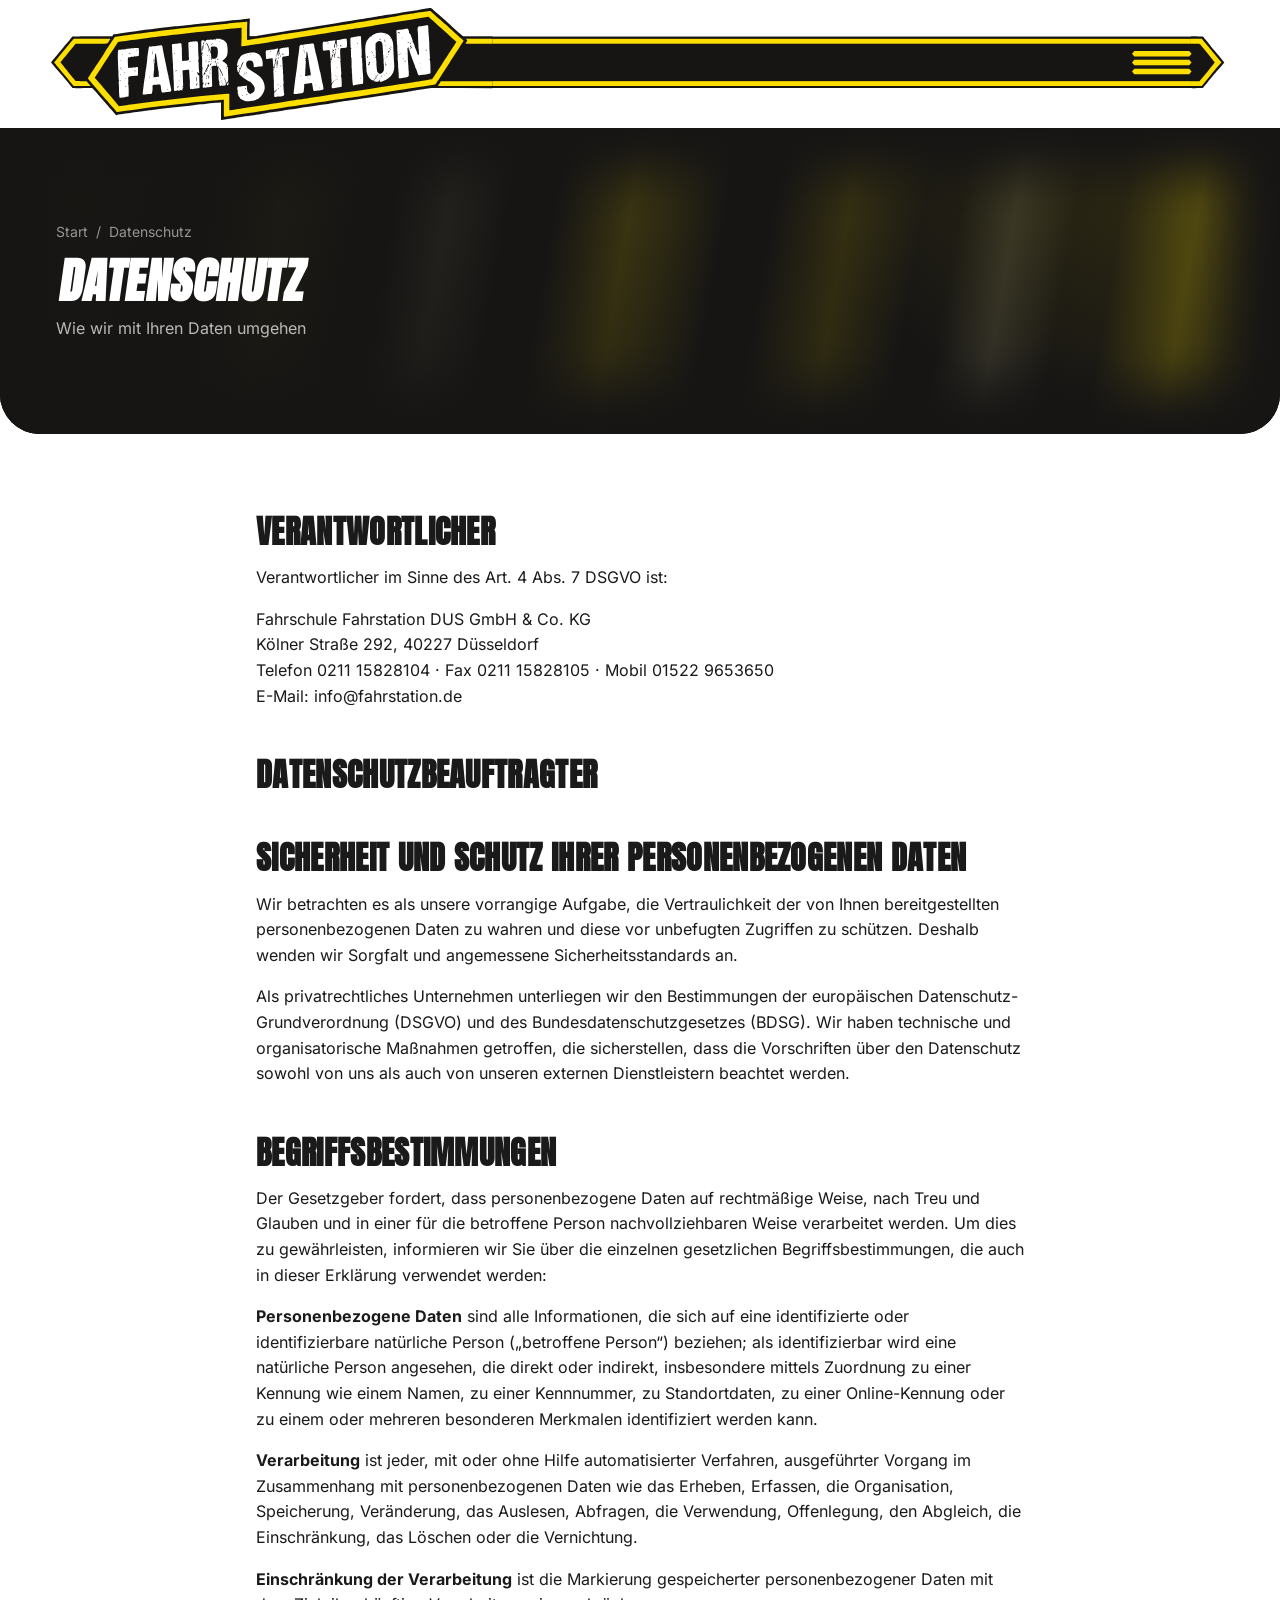
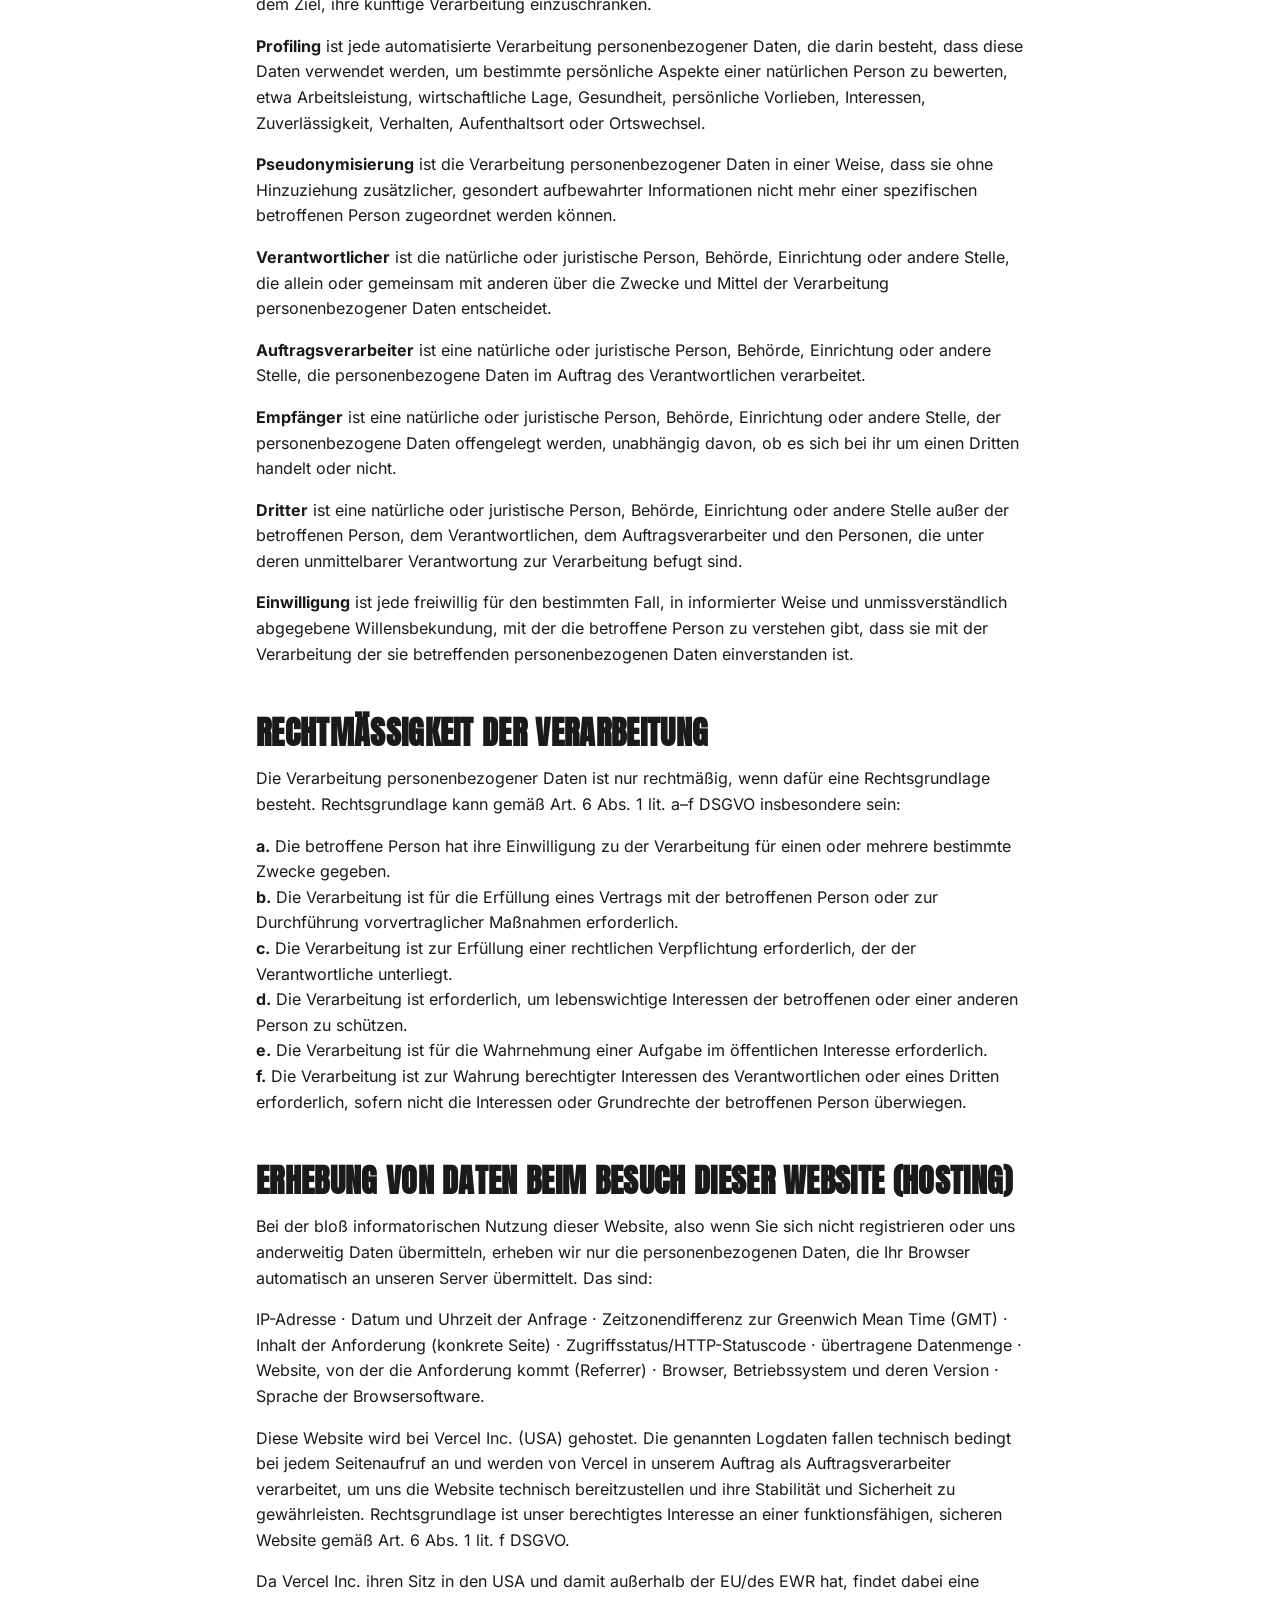
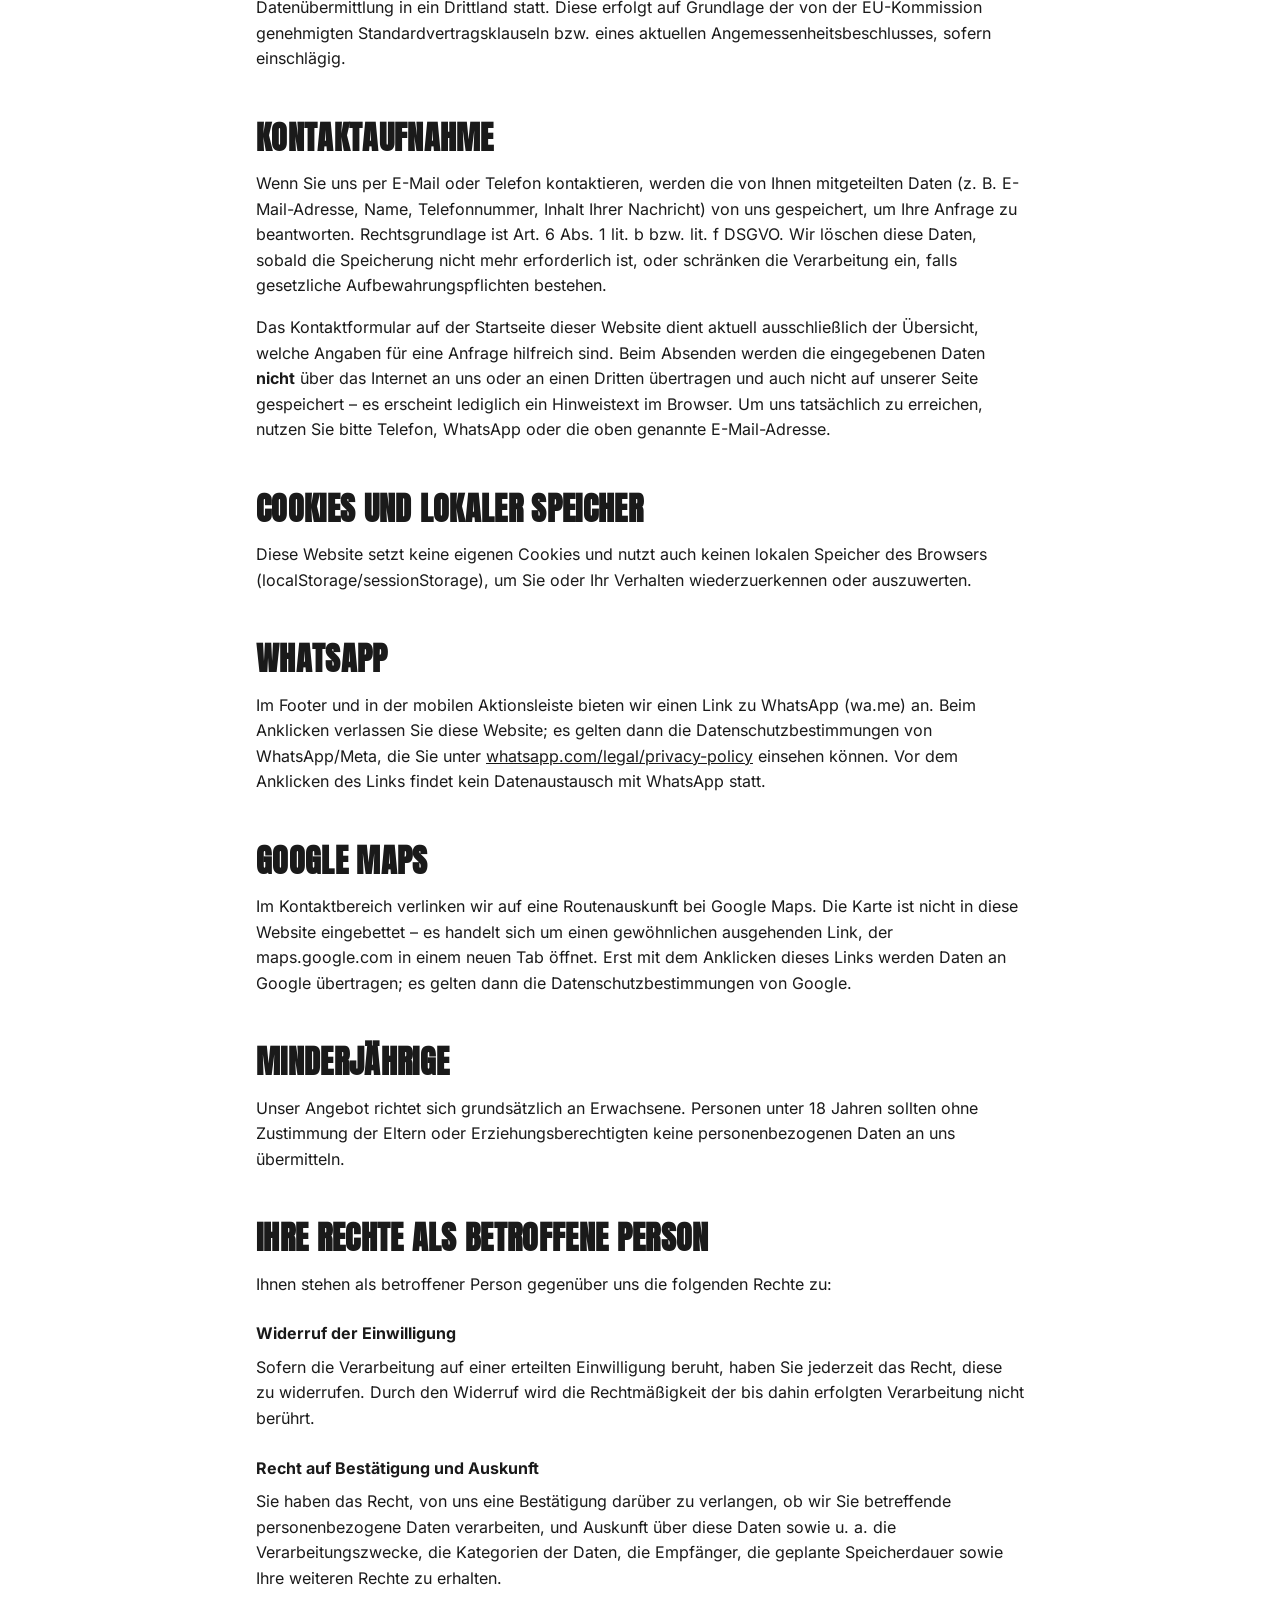
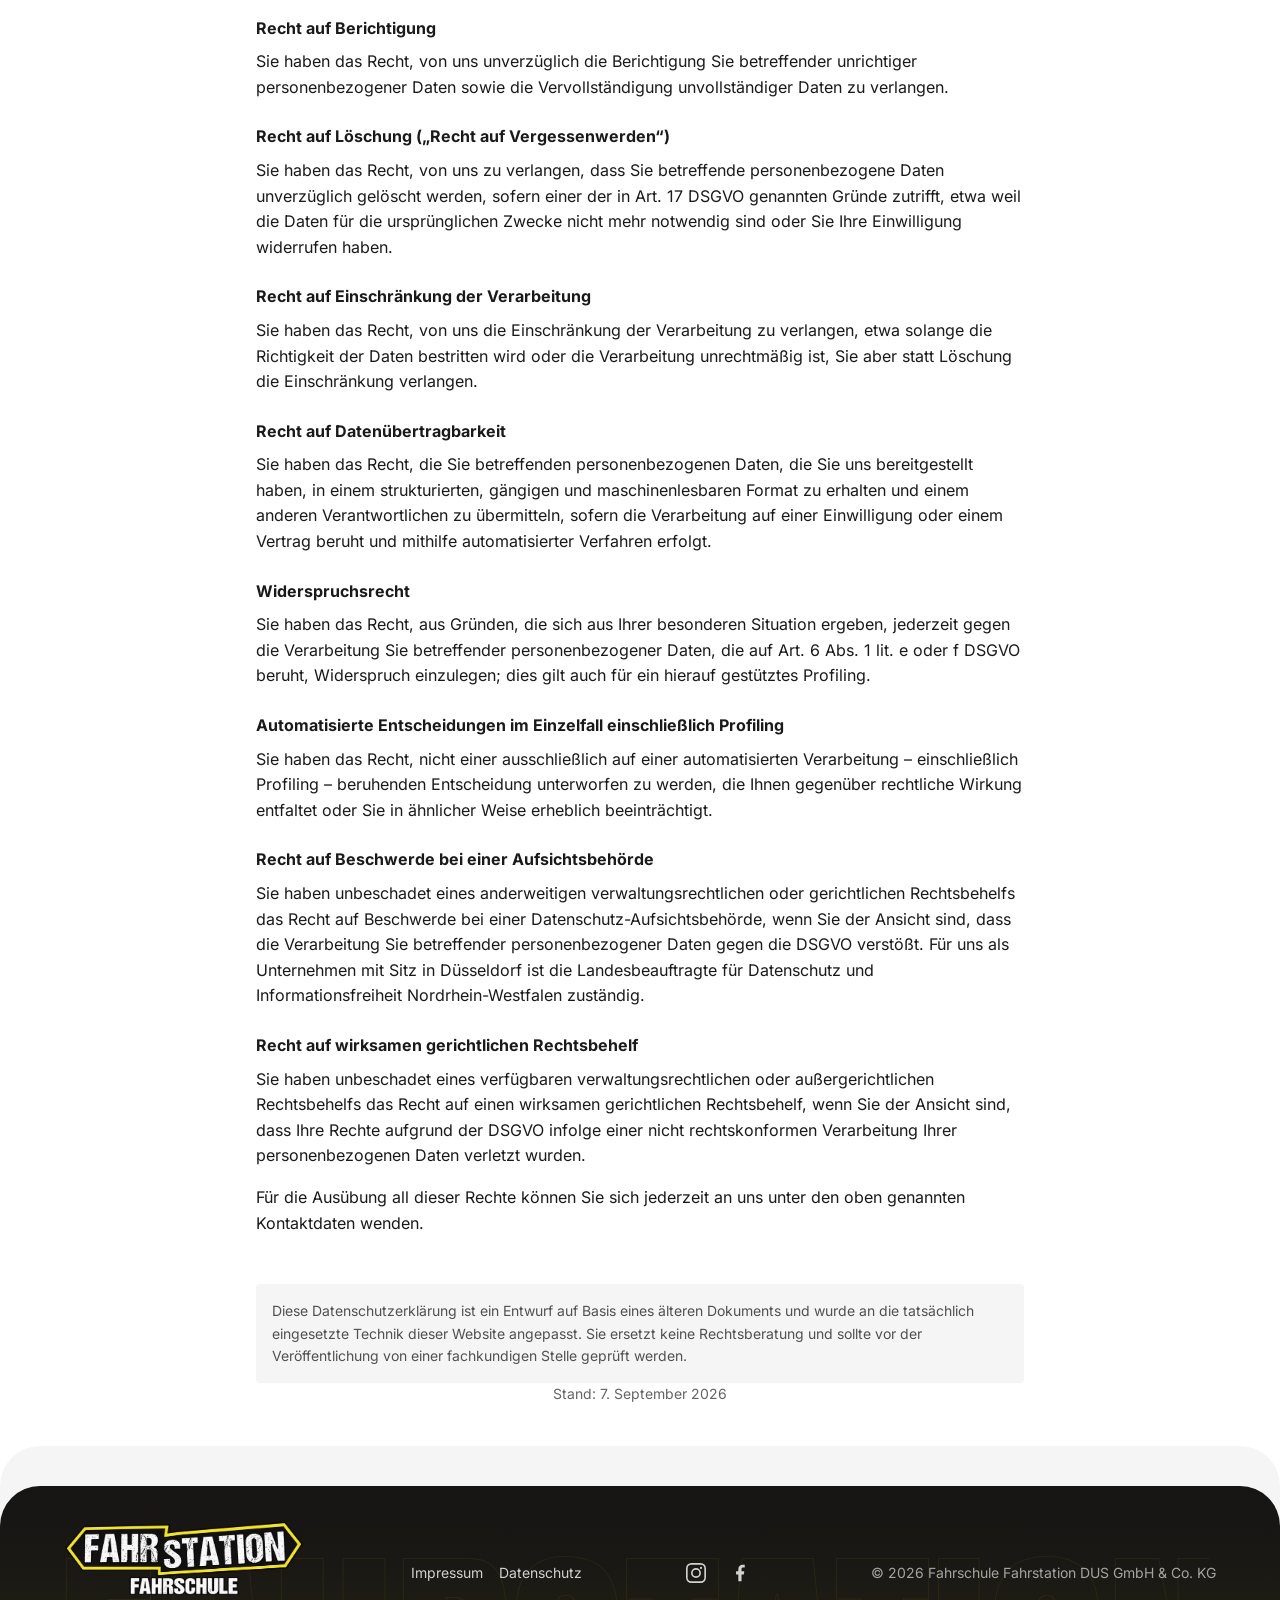
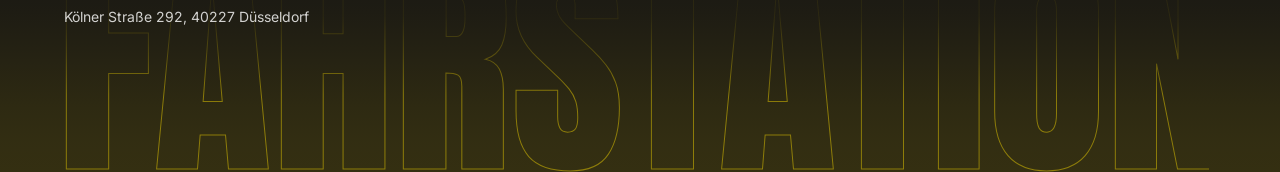
<file: datenschutz/index.html>
<!DOCTYPE html>
<html lang="de">
<head>
  <meta charset="UTF-8">
  <meta name="viewport" content="width=device-width, initial-scale=1">

  <title>Datenschutz | Fahrstation Düsseldorf</title>
  <meta name="description" content="Datenschutzerklärung der Fahrschule Fahrstation Düsseldorf: Informationen zur Verarbeitung personenbezogener Daten beim Besuch dieser Website.">
  <meta name="robots" content="noindex, follow">
  <link rel="canonical" href="https://ayman-one.vercel.app/datenschutz">

  <meta property="og:type" content="website">
  <meta property="og:locale" content="de_DE">

  <link rel="icon" href="../assets/icons/favicon.ico">
  <link rel="apple-touch-icon" href="../assets/icons/apple-touch-icon.png">
  <link rel="manifest" href="../manifest.json">

  <link rel="stylesheet" href="../design-tokens.css?v=1425defe">
  <link rel="stylesheet" href="../styles.css?v=042ef628">

  <script type="application/ld+json">
  {
    "@context": "https://schema.org",
    "@type": "BreadcrumbList",
    "itemListElement": [
      { "@type": "ListItem", "position": 1, "name": "Start", "item": "https://ayman-one.vercel.app/" },
      { "@type": "ListItem", "position": 2, "name": "Datenschutz", "item": "https://ayman-one.vercel.app/datenschutz" }
    ]
  }
  </script>

  <!-- Seiten-eigene Komponenten für datenschutz.html: bewusst NICHT in
       styles.css, wie bei den übrigen Unterseiten. Kein CTA-Button und
       keine .page-cta-/.mobile-cta-bar-Sektion auf dieser Seite (Rechts-
       seite, kein Verkaufsabschluss) — deshalb auch keine
       body-Klasse "has-mobile-cta-bar". Diese Erklärung ist ein Entwurf
       auf Basis eines alten Dokuments und beschreibt ausschließlich
       Technik, die im Code nachgewiesen wurde (siehe WARTUNG.md für die
       vollständige Prüfung) — keine Rechtsberatung, siehe Hinweis am
       Seitenende. -->
  <style>

    .datenschutz-section {
      margin: 0 0 var(--space-12);
    }

    .datenschutz-section:last-of-type {
      margin-bottom: var(--space-8);
    }

    .datenschutz-heading {
      margin: 0 0 var(--space-4);
      font-family: var(--font-display);
      font-size: var(--font-size-h2);
      line-height: var(--line-height-tight);
      letter-spacing: var(--letter-spacing-display);
      text-transform: uppercase;
      color: var(--text-dark);
    }

    .datenschutz-subheading {
      margin: var(--space-6) 0 var(--space-2);
      font-family: var(--font-body);
      font-weight: 700;
      font-size: var(--font-size-body);
      color: var(--text-dark);
    }

    .datenschutz-section p {
      margin: 0 0 var(--space-4);
      font-family: var(--font-body);
      font-size: var(--font-size-body);
      line-height: var(--line-height-base);
    }

    .datenschutz-section p:last-child {
      margin-bottom: 0;
    }

    .datenschutz-note {
      margin: var(--space-6) 0 0;
      padding: var(--space-4);
      background-color: var(--background-light);
      border-radius: var(--radius-sm);
      font-family: var(--font-body);
      font-size: var(--font-size-small);
      line-height: var(--line-height-base);
      color: color-mix(in srgb, var(--text-dark) 75%, transparent);
    }

    .datenschutz-stand {
      margin: 0;
      font-family: var(--font-body);
      font-size: var(--font-size-small);
      color: color-mix(in srgb, var(--text-dark) 68%, transparent);
      text-align: center;
    }
  </style>
</head>
<body>

<header class="site-header" id="site-header">
    <div class="site-header__inner">
      <a class="site-header__banner" href="../" aria-label="Fahrstation Düsseldorf – Startseite">
        <svg class="banner" aria-hidden="true"><rect class="banner__bar banner__bar--body"/><rect class="banner__bar banner__bar--edge-top"/><rect class="banner__bar banner__bar--edge-bottom"/><svg class="banner__cap" x="0" y="0" width="100%" height="100%" viewBox="0 0 1545 392" preserveAspectRatio="xMinYMid meet"><path fill="#161514" d="M595,361L595,331L589,331C586,332 581,332 577,332C566,333 548,335 533,337C525,337 507,339 493,341C450,345 399,351 367,355C350,357 333,359 330,360C326,361 316,362 307,363C291,365 251,371 236,373L228,375L219,365C205,349 197,340 164,302C155,291 146,282 145,281C143,280 136,280 114,280C99,281 84,281 81,280L75,280L54,254C42,240 25,220 16,210L0,191L2,188C3,187 7,181 12,176C16,171 26,159 35,148C44,138 53,126 57,122C61,118 66,111 69,107L75,100L145,100L214,100L216,96C218,93 219,92 221,92C223,91 260,86 297,81C335,76 404,67 432,64C439,64 447,63 448,63C453,62 506,56 610,46C623,44 647,42 662,41C676,39 690,38 692,37L696,37L695,68L695,99L703,99C708,99 717,98 724,97C730,96 747,93 760,91C774,89 794,86 804,84C822,81 855,76 899,69C929,64 990,55 1021,49C1037,47 1056,44 1064,42C1073,41 1088,39 1099,37C1110,35 1134,31 1152,28C1170,25 1190,22 1195,22C1200,21 1217,18 1233,15C1263,11 1303,4 1320,1C1332,-0 1329,-2 1348,16C1356,22 1375,39 1392,54C1408,69 1426,85 1432,90L1443,100L1494,100L1545,100L1545,190L1545,281L1439,280L1332,280L1312,283C1302,285 1278,288 1260,291C1242,294 1216,298 1202,300C1187,302 1164,306 1150,308C1135,310 1111,314 1096,316C1082,318 1058,322 1044,324C1029,326 1002,330 984,333C966,336 942,339 930,341C920,343 897,346 881,348C865,351 839,355 823,357C807,360 788,363 780,364C772,365 757,367 747,369C729,372 712,375 679,379C670,381 648,384 631,387C614,390 599,392 597,392L595,392L595,361Z"/><path fill="#FDDE01" d="M605,351C605,335 605,321 605,321C603,319 452,335 386,343C329,350 320,352 278,358C257,361 237,363 235,364L230,364L223,355C219,350 202,331 186,313C140,260 129,247 129,246C129,246 134,239 139,230C149,216 166,189 186,159C195,145 223,102 224,101C224,100 314,88 372,81C441,73 509,65 607,56C632,53 659,50 667,50C675,49 683,48 684,48L687,48L686,80C686,107 686,112 687,112C689,112 713,108 778,98C802,94 833,89 848,87C873,83 948,71 985,65C1005,62 1074,51 1154,38C1181,34 1207,29 1212,28C1261,20 1327,10 1329,11C1330,12 1341,22 1353,33C1366,44 1379,56 1382,58C1385,61 1397,72 1408,82C1418,91 1431,103 1436,107C1440,111 1444,115 1444,115C1444,116 1438,125 1431,136C1424,147 1408,171 1396,190C1383,210 1367,235 1360,246C1352,257 1346,267 1346,267C1345,268 1323,271 1150,298C1060,312 1037,315 996,321C953,328 880,339 838,345C818,348 783,354 760,357C737,361 692,368 662,372C631,377 606,381 606,381C605,381 605,368 605,351ZM677,350C705,346 746,340 769,336C792,333 826,327 846,324C866,321 884,319 888,318C891,317 917,313 946,309C1290,257 1333,251 1335,248C1337,246 1349,227 1372,191C1389,166 1405,140 1413,128C1416,123 1419,119 1419,118C1419,118 1394,96 1370,74C1367,72 1360,65 1354,60C1349,55 1339,47 1333,41L1321,31L1299,34C1242,44 1200,50 1156,57C1130,62 1092,68 1071,71C1050,74 1029,78 1024,78C1009,81 927,94 908,97C871,103 858,105 808,113C744,123 673,134 670,134L666,134L667,102C667,84 667,69 667,69C666,69 651,71 633,72C614,74 593,77 584,77C544,81 429,94 385,99C343,104 235,119 235,119C233,121 178,206 165,226L153,244L174,268C194,292 238,343 238,344C238,344 257,341 280,338C385,323 497,310 616,300L624,300L624,329C624,353 624,358 625,358C626,358 649,355 677,350ZM76,269C74,266 59,248 42,228C25,208 11,191 11,191C11,190 76,111 78,109C79,108 96,108 144,108L208,108L203,116C198,123 197,124 194,124C192,125 167,125 138,125L86,125L75,139C28,196 33,190 34,192C35,193 47,207 60,224C74,241 86,255 86,255C86,256 95,256 105,256L125,256L131,264C135,268 138,272 138,272C138,273 125,273 109,273L79,273L76,269ZM1354,272C1354,272 1357,268 1360,264L1364,256L1455,256L1545,256L1545,264L1545,273L1449,273C1397,273 1354,273 1354,272ZM1451,124C1451,124 1452,121 1454,119C1458,113 1458,113 1454,110L1452,108L1498,108L1545,108L1545,116L1545,125L1498,125C1472,125 1451,125 1451,124Z"/><path fill="#FFFFFF" d="M683,326C673,324 660,317 660,312C660,312 660,311 659,311C657,311 655,305 655,302C655,300 655,299 654,299C653,298 653,291 654,291C655,291 655,291 654,290C653,289 652,287 652,283C652,276 653,274 658,275C659,275 660,275 661,275C666,273 677,272 678,273C679,274 679,274 680,273C681,271 684,270 685,272C686,272 686,277 686,282C687,294 690,299 695,299C696,299 697,300 698,301C699,302 699,302 699,301C699,300 700,299 701,299C705,299 710,294 712,290C715,282 712,272 704,265C701,261 698,259 698,258C699,257 698,257 698,258C693,259 658,234 658,229C658,228 660,222 662,216C665,210 667,204 668,202C669,200 670,197 671,196C672,194 673,192 674,190L674,188L671,191C670,192 668,196 667,198C666,200 665,204 664,207C662,211 662,211 660,210C656,207 656,209 659,211L661,214L658,221L655,227L654,224C652,219 650,206 652,206C654,206 657,202 656,200C655,199 655,199 653,202L651,204L651,202C651,194 657,176 660,176C661,176 661,175 661,175C661,172 666,167 671,164C682,157 698,154 712,156C721,158 728,161 732,167C736,172 740,181 740,184C739,185 740,186 740,187C741,187 741,190 741,193C741,196 741,199 741,200C742,203 741,204 728,205C710,208 710,208 709,205C709,204 709,202 710,202C711,201 711,201 710,201C709,201 709,200 709,198C709,187 702,182 693,184C686,186 683,190 683,197C683,208 687,211 719,231C739,245 746,255 748,276C749,287 744,299 735,309C730,315 722,320 721,320C720,319 719,320 719,320C718,321 716,322 713,323C711,324 707,325 705,325C699,327 690,327 683,326ZM240,313C239,312 239,305 238,291C238,280 238,267 237,263C237,258 237,255 238,255C239,254 239,253 238,252C237,250 236,245 237,243C238,243 238,242 237,242C236,242 236,239 236,234C236,229 236,223 236,219C235,215 235,198 234,180C234,145 234,146 240,146C242,146 244,146 245,146C245,145 249,145 254,145C258,144 262,144 263,144C264,143 268,143 271,143C275,142 278,142 279,142C280,141 296,140 302,140L307,140L308,154C308,162 307,168 307,168C307,168 306,168 304,168C303,169 301,169 298,169C295,170 294,170 294,168C294,167 294,167 292,169C291,171 290,171 286,171C284,171 282,171 281,171C281,172 279,172 277,172C269,172 269,173 269,186C269,197 270,208 270,209C270,210 271,210 273,210C274,209 279,209 282,209C286,208 290,208 291,207C292,207 293,207 293,209C294,210 294,210 294,209C294,207 303,205 304,207C305,208 305,234 304,236C303,237 301,237 298,237C296,237 293,237 292,237C292,238 288,238 284,238C275,239 270,240 271,242C271,243 271,244 270,245C269,245 269,246 270,246C271,247 271,264 270,264C269,264 269,264 270,265C272,266 273,308 271,310C270,310 264,311 258,312C251,313 245,313 243,314C242,314 241,313 240,313ZM782,311C782,310 781,306 781,303C781,297 781,296 785,293C788,289 793,284 792,284C791,284 789,286 786,289L781,294L781,292C781,290 781,287 781,286C780,284 780,270 780,255C779,240 779,226 778,223C778,221 778,219 779,219C780,219 779,214 778,213C777,211 777,209 778,209C779,209 779,210 779,210C779,211 780,212 780,212C781,212 782,211 782,210C782,205 785,194 787,192C788,191 788,190 787,190C785,190 783,194 782,200C780,208 779,209 778,204C778,202 777,199 777,196C777,190 776,177 775,176C774,175 774,175 773,176C772,176 769,177 766,177C763,177 761,178 760,178C759,179 754,179 753,178C753,177 752,171 752,163C751,150 752,147 755,148C756,149 757,149 757,148C758,147 766,146 776,145C778,145 780,145 781,145C784,144 794,142 795,142C795,143 792,156 791,157C791,158 791,159 790,160C790,162 790,164 790,166C789,169 789,170 790,170C790,170 791,169 791,168C791,167 791,165 792,164C793,162 793,159 794,156C795,153 795,152 796,153C797,155 797,165 796,166C795,166 795,167 796,167C797,169 798,167 798,164C798,162 799,161 800,161C800,161 801,161 801,160C801,159 801,159 800,159C800,159 799,158 799,156C799,154 799,153 799,153C800,153 800,151 799,149C799,146 800,144 800,143C802,141 822,137 824,138C824,139 825,139 825,138C826,137 831,137 832,138C832,139 833,146 833,153C833,169 833,168 826,168C823,168 821,169 820,169C820,170 818,170 817,170C810,170 809,171 809,178C810,183 811,202 812,220C812,225 812,229 812,230C813,230 813,235 813,240C813,245 813,253 814,258C814,265 814,267 813,267C812,267 812,267 813,268C813,269 814,275 814,282C815,289 815,297 816,299C817,307 815,308 799,310C797,310 792,310 790,311C784,312 783,312 782,311ZM671,307C671,306 670,306 669,306C669,306 668,306 668,307C669,308 670,308 670,308C671,308 671,308 671,307ZM687,304C688,303 685,300 684,301C684,302 685,305 686,305C686,305 687,305 687,304ZM321,302C321,301 322,288 324,273C326,258 328,243 329,240C329,237 330,232 330,228C332,218 332,217 336,188C336,187 337,180 337,174C343,133 342,135 346,135C348,135 349,135 350,135C350,133 352,134 352,135C352,136 352,137 353,137C353,138 354,137 353,136C353,135 353,134 355,134C356,134 357,134 358,134C372,132 386,130 387,130C388,131 389,133 390,135C391,143 396,168 400,186C402,197 405,209 405,212C406,216 407,222 408,224C408,226 409,231 410,234C411,237 412,242 412,246C413,249 415,255 415,260C419,277 419,276 421,286C421,291 419,293 415,293C413,293 406,294 400,295C391,296 389,296 388,295C387,294 385,284 384,272C383,267 382,267 373,268C369,269 365,269 365,269C365,268 363,269 361,269C357,270 354,273 355,276C356,277 356,282 355,288C354,300 353,301 347,301C345,301 340,301 336,302C327,303 321,303 321,302ZM849,299C849,298 850,291 851,282C852,274 854,258 855,248C857,236 858,225 859,221C860,215 863,191 863,186C864,181 866,163 867,158C868,154 868,147 869,142C870,131 871,130 877,129C881,129 881,130 882,132C883,134 883,136 883,136C882,136 883,137 883,138C885,142 885,140 883,134C882,128 881,128 888,128C891,127 897,126 902,126C906,125 912,124 914,124L919,124L921,130C921,134 923,141 924,146C925,151 926,157 927,158C927,159 928,163 929,167C931,175 937,201 939,212C940,217 941,222 942,224C943,226 944,232 945,238C947,247 948,254 951,266C952,268 952,271 952,272C953,274 953,277 953,278C955,283 953,286 950,286C948,287 941,288 934,289C923,291 921,291 919,290C918,289 917,281 915,270C914,262 913,261 907,263C904,263 900,264 899,264C897,264 893,265 891,265L886,267L886,277C884,298 885,297 874,298C870,299 865,299 864,300C854,301 849,301 849,299ZM431,290C431,289 430,283 430,277C430,271 430,258 429,250C429,241 428,227 428,220C427,213 427,203 427,198C426,187 425,168 424,150C424,142 424,134 423,132C423,127 424,126 432,126C435,125 439,125 440,125C451,123 456,123 456,124C457,125 457,133 458,143C458,160 459,184 459,185C461,186 479,184 481,183C483,181 484,176 483,174C482,174 482,164 482,152C481,140 481,130 481,130C481,130 481,128 481,125C480,120 481,119 493,118C515,115 514,115 515,129C515,148 516,169 517,174C517,177 517,180 516,181C515,183 515,186 516,187C517,187 517,196 517,206C518,215 518,224 519,225C520,228 518,229 515,226C512,224 510,225 513,229C514,230 514,230 512,231C510,231 510,231 512,232C515,232 516,233 516,235C516,237 516,237 518,236C519,235 519,236 519,242C519,251 520,269 520,275C521,281 520,281 506,282C503,283 498,283 494,284C490,284 487,284 487,283C487,283 487,279 486,275C486,271 486,261 486,254C485,246 485,234 484,228C484,222 484,216 483,216C482,215 466,217 463,218C460,218 460,220 461,228C461,233 462,245 462,256C463,274 463,275 461,275C460,275 459,276 459,276C459,277 460,278 461,277C464,277 464,279 461,282C460,284 459,285 460,286C462,287 459,288 456,288C455,287 453,287 453,288C450,290 443,290 443,288C443,287 443,287 442,288C441,290 440,290 439,290C438,289 437,290 436,290C436,291 432,291 431,290ZM409,286C409,285 408,285 408,285C407,285 406,285 406,286C406,287 407,287 408,287C408,287 409,287 409,286ZM681,281C681,279 679,278 679,280C679,283 680,286 681,285C682,284 682,282 681,281ZM798,282C799,280 797,280 796,281C795,282 795,283 796,283C796,283 797,283 798,282ZM941,280C941,279 941,279 940,279C939,279 939,279 939,280C939,281 939,281 940,281C941,281 941,281 941,280ZM983,279C981,276 983,265 985,263C988,260 993,253 993,253C992,253 990,255 987,258L982,264L982,258C982,256 982,252 982,250C981,249 981,241 981,232C980,216 979,196 979,191C978,189 979,188 980,188C981,188 981,187 980,186C979,185 978,183 978,182L978,180L980,182C982,184 982,184 982,182C982,179 985,169 987,166C988,162 988,161 985,164C983,165 982,166 983,166C983,167 984,168 983,169C983,170 982,172 982,175C981,177 981,179 980,179C979,179 977,171 977,166C978,155 975,145 973,147C972,147 969,148 965,148C962,149 958,149 957,149C952,151 951,149 951,134C951,119 951,118 957,118C958,118 964,118 969,117C974,116 979,115 980,115C980,116 981,115 982,115C983,114 988,113 990,114C990,115 991,115 991,114C993,112 996,113 996,115C995,115 995,118 994,120C994,123 993,125 993,126C992,128 991,131 991,138C990,143 993,140 994,134C994,130 995,126 996,124L997,122L998,126C998,128 999,130 999,130C1000,130 1001,123 1000,116C1000,112 1000,112 1003,112C1007,111 1015,110 1018,109C1020,109 1023,109 1027,108C1031,107 1034,107 1034,108C1035,109 1036,115 1036,123C1036,137 1036,137 1034,138C1031,139 1019,140 1017,140C1014,140 1012,143 1012,146C1012,156 1013,181 1014,182C1014,183 1014,184 1013,184C1012,185 1012,186 1013,186C1013,187 1014,193 1014,201C1015,209 1015,220 1016,225C1016,232 1016,236 1015,236C1014,238 1014,238 1015,239C1017,240 1019,274 1017,276C1016,277 991,281 986,281C985,281 984,280 983,279ZM444,277C444,277 445,276 446,275C447,275 448,273 446,273C445,273 442,276 442,278C442,278 442,279 443,279C444,279 444,278 444,277ZM532,278C530,277 531,268 533,265C535,262 535,260 533,262C531,263 531,263 531,258C531,256 531,251 530,249C530,246 531,243 531,242C532,240 532,240 531,239C529,238 529,211 531,210C531,209 532,208 531,208C531,207 530,208 529,209C528,210 528,210 529,208C529,207 529,204 529,202C529,201 529,193 529,184C529,176 528,169 528,169C526,169 527,165 529,162C532,157 532,153 529,157L527,159L527,154C527,151 527,147 527,144C526,142 526,135 526,128C526,116 526,116 528,114C531,113 534,113 535,114C535,115 536,116 536,116C537,116 537,115 537,115C536,114 537,113 537,113C538,113 538,114 538,115C537,117 538,118 540,117C541,116 542,115 542,114C541,112 546,111 552,111C555,111 557,111 558,111C559,110 565,110 565,111C565,112 566,112 567,111C568,110 570,109 572,109C575,109 575,109 574,111C573,112 573,113 574,113C575,113 576,112 576,110C577,108 578,108 585,108C591,108 593,108 594,109C594,110 595,111 596,110C602,109 611,116 615,124C619,135 620,160 615,169C613,173 607,180 603,182C599,185 599,187 604,188C608,190 612,193 616,199L618,203L616,205C613,208 613,210 616,207C618,206 618,206 619,207C620,209 620,215 619,215C618,215 618,215 619,216C619,217 620,225 620,236C621,254 621,254 618,258C617,260 616,262 616,262C616,265 614,262 612,256C609,248 607,244 606,244C606,244 607,248 609,253C613,263 614,267 612,267C611,267 611,268 611,269C612,271 609,272 602,272C598,272 598,272 599,270C600,269 600,269 599,269C598,269 597,270 597,271C596,272 595,273 594,273C590,273 589,270 589,262C589,258 588,255 588,255C587,254 586,241 587,240C588,240 588,239 587,239C587,238 586,231 586,223L585,209L587,211C590,214 592,217 592,220C592,220 593,223 594,224C597,228 600,234 600,236C600,236 601,237 602,237C603,237 604,238 597,224C594,217 591,212 590,212C588,212 586,208 587,206C588,205 588,205 587,205C586,205 585,205 585,206C585,208 584,207 582,204C580,202 580,202 581,200C582,199 579,192 577,193C577,194 578,195 579,196C580,198 580,198 579,199C578,200 578,201 578,202C578,203 577,203 575,202C570,202 562,204 562,206C562,207 561,208 561,209C560,210 560,210 561,209C563,209 563,210 563,223C563,237 564,257 564,268C565,276 564,277 552,277C546,277 542,278 542,278C542,280 537,279 537,278C536,277 536,277 536,278C536,279 533,279 532,278ZM263,274C263,274 262,273 261,273C259,273 259,273 260,274C261,275 262,276 262,276C263,276 263,275 263,274ZM805,274C805,273 805,273 804,273C803,273 803,273 803,274C803,275 803,275 804,275C805,275 805,275 805,274ZM544,262L544,260L542,263C540,265 539,267 540,267C541,268 541,270 541,271C541,274 541,274 542,270C542,268 543,264 544,262ZM511,269C511,268 512,266 512,265C513,264 513,264 512,263C511,262 510,263 510,265C509,267 508,269 508,270C507,270 507,271 508,271C509,273 510,271 511,269ZM928,271C928,270 927,270 927,270C926,270 926,270 926,271C927,272 928,272 928,272C929,272 929,272 928,271ZM1057,270C1056,268 1055,259 1054,240C1054,233 1054,227 1053,227C1053,226 1053,223 1053,220C1053,216 1053,211 1052,207C1052,203 1052,194 1052,186C1052,178 1051,172 1051,172C1050,172 1050,170 1050,168C1050,165 1050,159 1050,154C1049,145 1049,144 1051,142C1052,140 1052,140 1051,140C1049,141 1049,142 1048,124C1048,121 1048,115 1048,112C1047,105 1048,103 1054,103C1057,102 1062,102 1065,101C1068,100 1072,100 1074,99C1076,99 1079,99 1080,99C1085,97 1085,96 1086,130C1087,140 1087,149 1088,150C1088,151 1088,153 1087,153C1086,154 1086,155 1087,155C1088,156 1088,171 1087,171C1086,171 1086,171 1086,172C1086,173 1087,173 1088,173C1089,173 1089,175 1089,181C1089,185 1089,191 1090,193C1090,195 1090,203 1090,210C1091,218 1091,226 1092,230C1093,246 1093,263 1092,264C1091,266 1088,266 1084,266C1080,267 1077,267 1076,267C1075,268 1072,268 1068,269C1065,270 1062,270 1060,271C1059,271 1058,270 1057,270ZM615,269C615,268 616,266 618,263L621,258L621,262C622,268 621,270 618,270C617,270 616,270 615,269ZM601,264C599,261 597,260 597,260C597,261 604,269 605,268C605,268 604,266 601,264ZM796,268C796,267 795,266 794,266C794,266 793,267 793,268C793,268 794,269 794,269C795,269 796,268 796,268ZM553,265C556,262 555,261 552,262C549,262 548,263 549,266C550,268 552,267 553,265ZM611,263C611,262 610,261 609,262C608,262 609,264 610,264C611,264 611,264 611,263ZM591,259C590,258 590,258 590,259C590,260 591,261 592,260C592,260 592,259 591,259ZM596,257C596,256 596,256 595,256C594,256 594,256 594,257C594,258 594,258 595,258C596,258 596,258 596,257ZM1136,257C1134,257 1132,256 1131,256C1130,255 1135,246 1137,246C1139,246 1139,245 1139,244C1138,243 1139,241 1142,238C1144,235 1146,233 1146,232C1145,232 1139,239 1134,247L1128,255L1123,252C1112,245 1104,230 1104,216C1104,213 1104,210 1104,209C1103,208 1103,202 1103,195C1102,188 1102,176 1101,168C1098,130 1101,118 1113,105C1118,99 1119,99 1121,100C1122,101 1122,101 1122,99C1121,98 1128,92 1131,92C1132,92 1133,91 1134,91C1136,89 1140,88 1148,87C1150,87 1153,87 1154,86C1159,86 1171,89 1178,92C1190,99 1198,115 1198,134C1198,142 1200,178 1201,194C1203,215 1199,228 1187,241C1179,249 1170,254 1159,257C1150,259 1150,259 1151,254L1151,250L1149,254C1147,258 1145,259 1136,257ZM244,255C244,254 243,254 242,254C241,254 241,255 242,256C242,257 244,256 244,255ZM511,250C511,246 511,243 511,243C510,243 510,242 510,241C509,240 509,242 509,247C509,255 510,258 511,257C511,256 511,253 511,250ZM449,254C449,254 448,253 447,253C446,253 446,253 447,254C448,255 449,256 449,256C450,256 450,255 449,254ZM597,252C596,251 595,253 596,254C596,255 596,255 597,254C597,253 597,253 597,252ZM370,252C370,251 369,250 369,250C368,250 368,251 369,252C369,252 370,253 370,253C371,253 371,252 370,252ZM998,252C998,251 998,251 997,251C996,251 996,251 996,252C996,253 996,253 997,253C998,253 998,253 998,252ZM905,250C904,249 904,249 904,250C904,251 905,252 906,251C906,251 906,250 905,250ZM1002,249C1002,248 1002,248 1001,248C1000,248 1000,248 1000,249C1000,250 1000,250 1001,250C1002,250 1002,250 1002,249ZM263,247C263,246 263,246 262,246C261,246 261,246 261,247C261,248 261,248 262,248C263,248 263,248 263,247ZM546,245C546,244 546,243 545,243C544,243 543,246 544,247C544,249 546,247 546,245ZM900,246C899,245 899,245 899,246C899,247 900,248 901,247C901,247 901,246 900,246ZM1084,247C1084,246 1084,246 1083,246C1082,246 1082,246 1082,247C1082,248 1082,248 1083,248C1084,248 1084,248 1084,247ZM553,244C554,238 554,235 553,235C552,235 551,236 551,242C550,248 551,249 553,244ZM1152,246C1153,245 1153,244 1152,244C1152,244 1151,245 1151,246C1150,246 1150,247 1150,247C1151,247 1151,246 1152,246ZM595,244C595,244 595,243 594,243C593,243 592,245 593,245C594,246 595,246 595,244ZM1217,245C1217,244 1217,243 1217,242C1217,242 1217,236 1217,229C1216,222 1216,213 1215,209C1215,205 1215,194 1214,186C1213,174 1213,169 1214,168C1215,167 1215,167 1214,167C1213,167 1213,165 1213,162C1213,160 1213,153 1212,148C1212,144 1212,137 1212,134C1210,112 1210,102 1210,93C1209,87 1209,82 1209,81C1207,80 1210,77 1212,77C1213,78 1215,77 1216,77C1216,76 1220,76 1224,76C1228,75 1231,75 1232,75C1234,73 1248,72 1249,73C1251,75 1254,84 1253,86C1253,86 1253,87 1254,88C1255,88 1257,90 1258,93C1259,95 1261,101 1263,106C1267,116 1267,118 1266,118C1265,117 1265,117 1265,118C1265,118 1266,119 1267,120C1269,121 1273,132 1273,134C1272,134 1272,135 1273,135C1273,136 1276,142 1279,150C1284,165 1284,166 1287,164C1288,163 1288,161 1288,156C1287,152 1287,150 1288,150C1289,150 1289,150 1288,149C1287,148 1286,135 1285,114C1285,97 1284,82 1283,76C1283,67 1285,64 1290,64C1295,64 1297,63 1305,62C1318,60 1319,60 1320,61C1320,62 1321,70 1321,81C1322,91 1322,100 1323,102C1323,103 1323,111 1324,120C1324,141 1325,153 1326,167C1327,177 1326,179 1325,180C1324,182 1324,182 1325,182C1327,182 1327,183 1328,202C1328,207 1328,214 1328,218C1329,229 1329,230 1319,231C1316,232 1307,233 1300,234C1290,236 1287,236 1286,235C1285,233 1280,221 1280,219C1280,218 1280,217 1279,217C1279,216 1278,214 1277,212C1276,210 1274,205 1273,200C1271,195 1269,190 1268,188C1267,185 1264,176 1260,166C1257,156 1254,148 1254,147C1254,146 1254,145 1253,145C1251,145 1251,141 1253,139C1254,138 1254,138 1252,138C1247,139 1247,140 1248,149C1249,169 1249,178 1249,179C1248,179 1248,180 1249,180C1249,180 1250,186 1250,194C1251,201 1251,213 1252,220C1253,240 1253,242 1245,242C1242,243 1240,243 1239,243C1238,244 1236,244 1234,244C1231,245 1227,245 1224,246C1219,246 1218,246 1217,245ZM346,242C346,241 346,241 345,241C344,241 344,241 344,242C344,243 344,243 345,243C346,243 346,243 346,242ZM899,242C899,241 899,240 898,240C898,240 898,241 898,242C898,242 898,243 899,243C900,243 900,242 899,242ZM373,241L378,241L377,234C377,227 377,226 376,220C375,215 374,208 373,203C373,201 372,193 371,186C370,179 369,169 368,166C368,161 367,159 366,159C366,159 365,159 365,160C365,160 364,165 364,170C363,176 363,183 363,186C363,189 363,192 362,192C362,192 361,195 361,199C361,202 361,209 361,214C360,219 360,227 359,232L359,242L363,242C366,242 370,242 373,241ZM547,238C547,235 547,233 546,234C545,235 544,241 545,241C545,241 546,240 547,238ZM1002,239C1002,238 1002,238 1001,238C1000,238 1000,238 1000,239C1000,240 1000,240 1001,240C1002,240 1002,240 1002,239ZM1138,238C1140,235 1139,235 1136,238C1135,239 1134,240 1135,240C1135,240 1137,239 1138,238ZM1158,237C1158,236 1157,236 1157,237C1156,237 1156,238 1156,239C1157,240 1158,240 1158,239C1159,239 1159,238 1158,237ZM455,238C455,238 455,237 454,236C453,236 453,237 453,237C453,238 453,239 454,239C455,239 455,239 455,238ZM876,238C876,237 875,236 874,237C873,237 874,239 875,239C876,239 876,239 876,238ZM997,237C997,236 997,236 996,236C995,236 995,237 995,238C995,238 995,239 996,238C997,238 997,237 997,237ZM900,236C905,236 909,235 909,235C909,235 909,232 909,228C907,217 907,217 907,215C906,214 905,207 904,200C904,197 899,166 897,156C897,151 894,152 894,158C894,161 894,166 893,171L893,178L891,176C890,175 889,174 888,174C888,175 891,180 892,180C893,180 893,181 893,182C893,183 892,183 890,182C890,181 889,181 889,182C888,182 889,184 890,184C892,186 892,186 892,192C891,196 891,203 891,208C890,213 890,222 890,228C889,235 889,238 890,238C891,238 895,237 900,236ZM540,230C541,226 541,226 539,227C538,227 538,227 538,226C539,226 539,225 538,225C537,224 537,225 536,227C536,229 535,230 535,231C534,231 534,232 534,234C534,236 534,236 536,234C537,233 539,231 540,230ZM594,235C594,234 594,234 593,234C592,234 592,234 592,235C592,236 592,236 593,236C594,236 594,236 594,235ZM677,233C676,233 674,234 674,235C674,236 675,236 676,235C676,234 677,234 677,233ZM1167,235C1168,234 1166,233 1165,234C1164,234 1165,236 1166,236C1166,236 1167,236 1167,235ZM244,232C244,232 243,231 243,231C241,232 241,234 242,234C243,234 244,233 244,232ZM557,228C556,227 556,224 556,221C557,218 557,217 556,219C554,224 556,233 558,231C558,230 558,229 557,228ZM589,228C589,227 589,227 588,228C587,228 587,229 587,229C587,230 587,230 588,230C589,229 589,228 589,228ZM684,228C685,228 685,227 685,226C684,226 681,227 681,229C681,230 682,230 684,228ZM1156,229C1162,226 1167,217 1165,213C1165,212 1165,210 1166,209C1167,208 1167,208 1166,208C1165,208 1165,206 1165,203C1165,201 1165,198 1165,197C1164,196 1164,189 1164,181C1163,173 1163,166 1163,165C1162,164 1162,158 1162,151C1160,126 1160,124 1158,121C1154,114 1146,114 1140,120L1136,124L1136,133C1136,138 1136,142 1136,143C1135,144 1135,145 1136,145C1137,146 1138,172 1136,172C1136,172 1135,172 1135,173C1135,174 1136,174 1136,174C1138,174 1138,175 1138,178C1138,181 1138,184 1139,186C1139,187 1139,193 1139,199C1141,222 1141,223 1145,227C1148,230 1151,231 1156,229ZM1174,228C1174,226 1172,227 1172,229C1171,230 1171,230 1172,230C1173,230 1174,229 1174,228ZM678,228C678,227 678,227 677,227C676,227 676,227 676,228C676,229 676,229 677,229C678,229 678,229 678,228ZM258,227C258,226 257,226 256,226C256,226 255,226 255,227C255,228 256,228 256,228C257,228 258,228 258,227ZM544,222C542,219 543,217 546,219C547,220 547,220 548,218C548,217 548,216 547,216C545,216 546,214 548,212C549,211 550,209 549,209C549,208 550,206 552,205C554,203 554,202 553,201C553,200 552,199 552,198C552,196 551,196 549,199C548,201 547,202 548,203C549,203 548,206 545,210C544,212 543,214 543,214C543,215 542,216 541,218C539,220 539,220 540,222C543,225 546,225 544,222ZM787,223C787,222 787,222 786,222C785,222 785,222 785,223C785,224 785,224 786,224C787,224 787,224 787,223ZM440,218C440,216 439,217 437,219C435,222 436,224 438,221C439,220 440,218 440,218ZM295,221C296,221 295,219 294,218C293,217 293,217 293,219C293,222 294,223 295,221ZM495,220C495,219 495,219 494,220C493,220 493,221 493,221C493,222 493,222 494,222C495,221 495,220 495,220ZM248,216C248,215 247,215 246,215C246,215 245,215 245,216C245,217 246,217 246,217C247,217 248,217 248,216ZM558,214C558,214 558,213 557,213C556,213 556,214 556,214C556,215 556,216 557,216C558,216 558,215 558,214ZM615,212C615,212 615,211 614,210C613,210 613,211 613,211C613,212 613,213 614,213C615,213 615,213 615,212ZM684,210C684,210 684,209 683,210C682,210 682,211 682,212C682,212 682,213 683,212C684,212 684,211 684,210ZM1296,210C1296,209 1294,210 1294,212C1294,213 1294,213 1295,212C1296,211 1297,210 1296,210ZM245,210C247,207 245,206 244,209C243,210 242,211 242,211C242,213 244,212 245,210ZM999,209C999,208 999,208 998,208C997,209 997,210 997,210C997,211 997,211 998,210C999,210 999,209 999,209ZM792,207C792,206 792,206 791,206C790,206 790,206 790,207C790,208 790,208 791,208C792,208 792,208 792,207ZM805,203C802,200 799,199 801,201C801,202 807,206 808,206C808,206 807,205 805,203ZM792,202C794,191 795,180 795,180C794,180 794,182 793,184C792,189 791,194 791,192C791,191 791,190 790,190C789,190 789,191 790,194C790,196 790,199 790,201C790,206 792,206 792,202ZM584,202C584,201 583,201 583,202C582,202 581,203 582,203C582,204 584,203 584,202ZM1173,197C1171,195 1170,196 1171,200C1171,203 1171,203 1173,201C1174,199 1174,199 1173,197ZM560,198C559,197 560,196 560,195C561,194 562,193 562,193C562,191 558,195 557,198C557,199 557,200 557,200C559,201 560,200 560,198ZM1114,197C1114,197 1115,195 1115,193C1117,190 1117,189 1116,188C1115,187 1112,191 1112,194C1112,195 1112,196 1111,196C1110,196 1110,198 1111,200C1113,201 1115,199 1114,197ZM586,192C586,191 584,192 584,194C584,195 584,195 585,194C586,193 587,192 586,192ZM1171,192C1171,191 1171,190 1170,190C1169,191 1169,192 1169,193C1169,193 1169,194 1170,194C1171,194 1171,193 1171,192ZM1293,194C1293,193 1291,192 1291,193C1290,194 1291,194 1291,194C1292,194 1293,194 1293,194ZM576,187C573,185 572,185 574,189C575,192 575,192 577,190C578,189 578,189 576,187ZM360,189C360,187 358,186 358,188C358,189 360,191 361,191C361,190 361,190 360,189ZM555,187C555,186 555,186 554,186C553,185 551,188 552,190C552,191 552,191 554,189C554,188 555,187 555,187ZM583,190C583,189 583,189 582,189C581,189 581,189 581,190C581,191 581,191 582,191C583,191 583,191 583,190ZM1244,183C1244,182 1242,183 1240,185C1239,187 1237,189 1237,189C1237,190 1239,189 1240,187C1242,185 1244,183 1244,183ZM488,187C487,186 486,186 485,186C484,187 486,189 488,189C489,189 489,189 488,187ZM563,186C563,186 562,185 562,185C561,185 560,186 560,187C560,188 562,188 563,186ZM789,187C789,187 788,186 788,185C787,184 787,183 788,180C790,177 790,175 788,176C787,177 786,178 786,179C786,181 785,182 784,182C783,182 783,184 785,186C786,188 789,189 789,187ZM544,186C544,185 543,185 542,185C542,185 541,185 541,186C541,187 542,187 542,187C543,187 544,187 544,186ZM361,183C360,180 358,179 358,181C358,182 361,186 362,186C362,185 362,184 361,183ZM246,184C246,183 246,183 245,183C244,183 244,183 244,184C244,185 244,185 245,185C246,185 246,185 246,184ZM556,178C556,177 556,177 555,178C554,178 554,179 554,180C554,182 554,182 555,180C555,179 556,178 556,178ZM565,177C566,177 567,178 568,178C570,180 571,180 571,178C571,178 572,177 573,177C581,177 584,169 584,154C584,138 581,135 568,135C564,135 561,136 560,136C559,137 559,149 560,151C561,151 561,152 560,152C559,152 552,138 552,135C552,133 546,123 544,122C543,122 543,122 544,124C545,125 546,127 546,128C546,129 547,131 548,132C552,139 554,146 551,151C550,152 550,153 551,153C551,153 552,152 553,150L554,146L557,151C560,156 561,158 559,156C558,155 557,155 557,156C556,157 556,157 557,157C559,157 562,164 560,165C559,166 559,166 560,166C561,167 561,170 561,174C561,181 562,184 563,180C563,179 564,177 565,177ZM583,181C584,180 584,179 583,178C583,177 582,177 582,178C582,178 582,180 581,180C581,182 582,183 583,181ZM575,180C576,179 576,178 575,178C575,178 574,179 574,180C573,180 573,181 574,181C574,181 575,180 575,180ZM588,179C588,178 586,177 586,178C585,179 586,179 586,179C587,179 588,179 588,179ZM796,177C796,176 796,174 797,173C797,171 797,171 796,172C794,175 793,178 795,178C796,178 796,177 796,177ZM1234,177C1234,176 1233,176 1232,176C1232,176 1231,176 1231,177C1231,178 1232,178 1232,178C1233,178 1234,178 1234,177ZM786,175C786,174 785,174 784,174C783,174 783,175 784,176C784,177 786,176 786,175ZM994,168C994,166 995,161 995,158C997,149 996,148 994,157C993,162 992,163 991,161C991,160 990,159 990,159C989,159 990,163 991,164C991,164 992,165 992,166C992,167 992,170 992,172C992,179 994,175 994,168ZM1011,176C1011,175 1004,171 1002,171C1000,171 1002,173 1007,175C1011,177 1011,177 1011,176ZM1170,175C1170,174 1170,174 1169,174C1168,174 1168,174 1168,175C1168,176 1168,176 1169,176C1170,176 1170,176 1170,175ZM557,172C555,172 555,173 556,174C556,175 556,175 557,174C558,173 558,172 557,172ZM1109,173C1109,172 1109,171 1108,170C1107,168 1105,170 1106,173C1107,175 1109,175 1109,173ZM1132,174C1132,173 1132,173 1131,173C1130,173 1130,173 1130,174C1130,175 1130,175 1131,175C1132,175 1132,175 1132,174ZM1177,171C1178,170 1179,168 1178,168C1178,168 1174,171 1174,172C1174,174 1176,173 1177,171ZM805,170C805,170 805,169 804,169C803,169 803,170 803,170C803,171 803,172 804,172C805,172 805,171 805,170ZM530,165C530,163 528,165 529,167C529,168 529,168 530,167C531,166 531,165 530,165ZM549,166C549,166 548,165 548,165C547,165 546,166 546,167C546,168 548,168 549,166ZM556,164C555,163 555,164 555,166C555,167 555,168 556,167C556,167 556,165 556,164ZM1131,165C1131,164 1130,164 1129,164C1129,165 1129,166 1130,166C1132,167 1133,166 1131,165ZM687,165C688,165 688,164 687,164C686,163 686,164 686,164C686,166 687,166 687,165ZM804,165C804,164 804,164 803,164C802,164 802,164 802,165C802,166 802,166 803,166C804,166 804,166 804,165ZM250,163C250,162 249,162 248,162C247,162 247,162 248,163C249,165 251,165 250,163ZM1219,162C1218,160 1217,161 1217,164C1218,165 1218,165 1219,164C1220,163 1220,163 1219,162ZM700,163C700,162 700,162 699,162C698,162 698,162 698,163C698,164 698,164 699,164C700,164 700,164 700,163ZM814,162C814,160 811,158 810,160C809,161 809,161 810,163C812,164 814,164 814,162ZM357,158C357,155 356,153 355,153C354,153 354,155 355,156C356,156 356,158 356,160C356,161 356,163 357,163C357,163 357,161 357,158ZM1182,162C1182,161 1182,161 1181,161C1181,161 1180,161 1180,162C1179,163 1180,163 1180,163C1181,163 1182,163 1182,162ZM1244,161C1244,161 1244,160 1243,160C1242,159 1242,160 1242,160C1242,161 1242,162 1243,162C1244,162 1244,162 1244,161ZM278,158C278,158 277,158 275,158C272,158 271,160 274,160C276,161 278,159 278,158ZM433,159C434,157 432,157 431,158C430,159 430,160 431,160C431,160 432,160 433,159ZM1224,159C1224,158 1224,158 1223,158C1222,158 1222,158 1222,159C1222,160 1222,160 1223,160C1224,160 1224,160 1224,159ZM887,156C886,155 886,155 886,156C886,158 887,159 888,158C888,157 888,156 887,156ZM988,153C987,151 985,151 985,154C985,156 987,158 988,157C989,156 989,155 988,153ZM1127,157C1126,155 1124,155 1124,156C1124,157 1125,158 1126,158C1126,158 1127,157 1127,157ZM1184,153C1186,150 1186,149 1185,149C1183,149 1179,154 1179,155C1179,158 1182,156 1184,153ZM770,152C770,151 770,151 769,151C768,151 767,152 767,153C767,154 767,154 768,154C769,154 770,153 770,152ZM1123,153C1123,152 1123,152 1122,152C1121,152 1121,152 1121,153C1121,154 1121,154 1122,154C1123,154 1123,154 1123,153ZM887,151C887,149 885,147 884,148C884,149 885,152 886,152C887,152 887,151 887,151ZM356,148C355,147 355,148 355,149C355,150 355,151 356,150C356,150 356,148 356,148ZM990,147C989,145 986,147 987,150C988,151 988,151 990,150C991,148 991,148 990,147ZM300,149C300,148 300,148 299,148C298,148 298,148 298,149C298,150 298,150 299,150C300,150 300,150 300,149ZM532,146C533,143 533,140 534,128C535,126 535,123 536,122C538,119 537,119 534,121C532,124 532,124 533,125C534,126 534,127 532,131C530,133 529,136 530,136C530,137 530,140 530,144C530,151 531,152 532,146ZM998,144C998,144 998,143 997,143C996,143 995,145 995,148C995,150 998,146 998,144ZM1315,148C1316,148 1316,147 1315,146C1313,146 1311,147 1311,148C1312,149 1315,149 1315,148ZM986,146C986,145 986,145 985,145C984,145 984,146 984,147C984,147 984,148 985,148C986,147 986,146 986,146ZM1190,143C1190,142 1189,142 1189,143C1188,143 1188,144 1188,145C1189,146 1190,146 1190,145C1191,145 1191,144 1190,143ZM1262,140C1263,140 1263,138 1262,138C1262,137 1261,136 1260,134C1260,131 1259,131 1257,132C1256,133 1256,133 1258,135L1260,138L1257,141C1253,144 1253,146 1257,143C1259,141 1261,140 1262,140ZM1007,142C1007,141 1006,140 1005,141C1004,141 1005,143 1006,143C1007,143 1007,143 1007,142ZM1187,141C1187,140 1187,140 1186,140C1185,140 1184,141 1184,142C1184,143 1184,143 1185,143C1186,143 1187,142 1187,141ZM541,139C540,138 540,139 540,140C540,141 540,142 541,141C541,141 541,139 541,139ZM999,135C1000,132 1000,130 998,131C998,132 997,139 998,139C998,139 999,137 999,135ZM1191,138C1191,137 1189,135 1189,135C1188,136 1189,139 1190,139C1191,139 1191,139 1191,138ZM490,134C490,133 490,133 489,133C488,133 488,133 488,134C488,135 488,135 489,135C490,135 490,135 490,134ZM1017,133C1016,131 1013,129 1012,131C1011,132 1011,132 1012,133C1014,134 1017,134 1017,133ZM1172,131C1172,130 1172,130 1171,130C1170,130 1170,130 1170,131C1170,132 1170,132 1171,132C1172,132 1172,132 1172,131ZM1003,130C1003,129 1003,129 1002,129C1001,129 1001,129 1001,130C1001,131 1001,131 1002,131C1003,131 1003,131 1003,130ZM563,128C564,127 565,125 565,125C565,123 565,123 563,125C559,129 559,131 563,128ZM543,127C544,126 542,125 541,126C540,126 541,128 542,128C542,128 543,128 543,127ZM1259,122C1257,120 1255,123 1257,125C1258,126 1258,126 1259,124C1259,123 1259,122 1259,122ZM1073,124C1073,123 1072,122 1072,122C1070,122 1070,123 1071,124C1072,125 1073,125 1073,124ZM1251,119C1248,118 1248,118 1249,120C1250,121 1250,121 1249,122C1249,123 1248,124 1248,124C1248,125 1249,124 1250,122C1253,120 1253,119 1251,119ZM971,123C971,122 970,122 970,122C969,122 968,122 968,123C968,124 969,124 970,124C970,124 971,124 971,123ZM607,121C607,121 607,120 606,121C605,121 605,122 606,122C606,123 607,123 607,121ZM1170,117C1169,117 1169,115 1169,113C1169,111 1169,110 1168,110C1168,110 1167,111 1167,113C1168,114 1168,116 1168,117C1168,118 1168,119 1169,119C1170,119 1170,118 1170,117ZM590,117C590,116 590,116 589,116C588,116 588,116 588,117C588,118 588,118 589,118C590,118 590,118 590,117ZM1150,110C1150,109 1150,108 1149,108C1149,108 1148,109 1148,110C1148,110 1149,111 1149,111C1150,111 1150,110 1150,110ZM1154,109C1154,108 1154,108 1153,108C1153,108 1152,108 1152,109C1151,110 1152,110 1152,110C1153,110 1154,110 1154,109ZM1190,106C1190,105 1190,105 1189,105C1188,105 1188,105 1188,106C1188,107 1188,107 1189,107C1190,107 1190,107 1190,106ZM1232,104C1232,103 1232,103 1231,104C1230,106 1230,107 1231,106C1232,106 1232,105 1232,104ZM1155,100C1156,100 1156,99 1155,99C1154,98 1154,99 1154,99C1154,101 1155,101 1155,100ZM1172,94C1171,93 1170,93 1170,93C1169,93 1169,93 1170,94C1170,95 1171,95 1171,95C1172,95 1172,95 1172,94ZM1222,89C1222,88 1220,86 1218,85L1215,83L1214,86C1213,89 1213,90 1214,88C1216,86 1216,86 1219,88C1222,90 1222,90 1222,89Z"/></svg><svg class="banner__tip" x="0" y="0" width="100%" height="100%" viewBox="0 0 132 392" preserveAspectRatio="xMaxYMid meet"><path fill="#161514" d="M2,280C0,280 0,275 0,190L0,100L21,100L42,100L53,113C59,120 66,129 69,133C72,137 77,143 80,146C101,171 112,184 114,187L117,191L109,200C95,216 86,226 66,250C56,263 46,275 44,277L42,280L22,280C12,281 3,281 2,280Z"/><path fill="#FDDE01" d="M0,264L0,256L15,256L30,256L37,248C41,243 53,229 64,215C82,193 84,190 83,189C82,188 71,174 58,158C45,143 34,129 32,127C30,125 30,125 15,125L0,125L0,116L0,108L19,108L38,108L47,119C53,125 67,143 80,158C92,172 103,186 105,187L107,190L102,196C93,206 84,217 61,245L38,273L19,273L0,273L0,264Z"/></svg></svg>
      </a>
      <button class="nav-toggle" id="nav-toggle" type="button" aria-expanded="false" aria-controls="mobile-menu" aria-label="Menü öffnen"><svg class="nav-toggle__icon" viewBox="0 0 760 296" aria-hidden="true"><polygon class="nav-toggle__bar nav-toggle__bar--top" points="0,35 30,0 730,0 760,35 730,70 30,70"/><polygon class="nav-toggle__bar nav-toggle__bar--mid" points="0,148 30,113 730,113 760,148 730,183 30,183"/><polygon class="nav-toggle__bar nav-toggle__bar--bottom" points="0,261 30,226 730,226 760,261 730,296 30,296"/></svg></button>
    </div>
  </header>

<div class="mobile-menu" id="mobile-menu" hidden>
    <nav class="mobile-menu__nav" aria-label="Mobile Hauptnavigation">
      <ul class="mobile-menu__list">
        <li><a class="mobile-menu__link" href="../">Home</a></li>
        <li><a class="mobile-menu__link" href="../ueber-uns/">Über uns</a></li>
        <li class="mobile-menu__item--dropdown">
          <button class="mobile-menu__link mobile-menu__dropdown-toggle" type="button" aria-expanded="false" aria-haspopup="true" aria-controls="klassen-dropdown-mobile">
            Klassen
            <svg class="mobile-menu__dropdown-icon" width="10" height="6" viewBox="0 0 10 6" aria-hidden="true">
              <path d="M1 1l4 4 4-4" fill="none" stroke="currentColor" stroke-width="1.5" stroke-linecap="round" stroke-linejoin="round"/>
            </svg>
          </button>
          <ul class="mobile-menu__dropdown" id="klassen-dropdown-mobile">
            <li><a href="../klasse-a/">Klasse A</a></li>
            <li><a href="../klasse-b/">Klasse B</a></li>
            <li><a href="../klasse-c/">Klasse C</a></li>
            <li><a href="../klasse-d/">Klasse D</a></li>
          </ul>
        </li>
        <li><a class="mobile-menu__link" href="../theorie/">Theorie</a></li>
        <li><a class="mobile-menu__link" href="../seminare/">Seminare</a></li>
        <li><a class="mobile-menu__link" href="../kontakt/">Kontakt</a></li>
      </ul>
      <a class="btn-primary mobile-menu__phone" href="tel:+4921115828104">0211 15828104</a>
    </nav>
  </div>

  <main id="page-content">
    <section class="page-header shine shine--gold shine--soft shine--tr round-b">
      <div class="page-header__inner">
        <nav class="breadcrumb" aria-label="Brotkrumen">
          <a class="breadcrumb__link" href="../">Start</a>
          <span class="breadcrumb__sep" aria-hidden="true">/</span>
          <span class="breadcrumb__current" aria-current="page">Datenschutz</span>
        </nav>

        <h1 class="page-header__title">Datenschutz</h1>

        <p class="page-header__subtitle">Wie wir mit Ihren Daten umgehen</p>
      </div>
    </section>

    <div class="page-body">
      <div class="datenschutz-section">
        <h2 class="datenschutz-heading">Verantwortlicher</h2>
        <p>Verantwortlicher im Sinne des Art. 4 Abs. 7 DSGVO ist:</p>
        <p>Fahrschule Fahrstation DUS GmbH &amp; Co. KG<br>Kölner Straße 292, 40227 Düsseldorf<br>Telefon 0211&nbsp;15828104 &middot; Fax 0211&nbsp;15828105 &middot; Mobil 01522&nbsp;9653650<br>E-Mail: info@fahrstation.de</p>

      </div>

      <div class="datenschutz-section">
        <h2 class="datenschutz-heading">Datenschutzbeauftragter</h2>
        <!-- OFFEN, vom Betreiber zu bestätigen: Ist ein Datenschutz-
             beauftragter bestellt? Falls ja, Name/Anschrift/E-Mail hier
             ergänzen. Falls nein, diesen Unterpunkt ersatzlos streichen.
             Nicht raten. -->

      </div>

      <div class="datenschutz-section">
        <h2 class="datenschutz-heading">Sicherheit und Schutz Ihrer personenbezogenen Daten</h2>
        <p>Wir betrachten es als unsere vorrangige Aufgabe, die Vertraulichkeit der von Ihnen bereitgestellten personenbezogenen Daten zu wahren und diese vor unbefugten Zugriffen zu schützen. Deshalb wenden wir Sorgfalt und angemessene Sicherheitsstandards an.</p>
        <p>Als privatrechtliches Unternehmen unterliegen wir den Bestimmungen der europäischen Datenschutz-Grundverordnung (DSGVO) und des Bundesdatenschutzgesetzes (BDSG). Wir haben technische und organisatorische Maßnahmen getroffen, die sicherstellen, dass die Vorschriften über den Datenschutz sowohl von uns als auch von unseren externen Dienstleistern beachtet werden.</p>

      </div>

      <div class="datenschutz-section">
        <h2 class="datenschutz-heading">Begriffsbestimmungen</h2>
        <p>Der Gesetzgeber fordert, dass personenbezogene Daten auf rechtmäßige Weise, nach Treu und Glauben und in einer für die betroffene Person nachvollziehbaren Weise verarbeitet werden. Um dies zu gewährleisten, informieren wir Sie über die einzelnen gesetzlichen Begriffsbestimmungen, die auch in dieser Erklärung verwendet werden:</p>
        <p><strong>Personenbezogene Daten</strong> sind alle Informationen, die sich auf eine identifizierte oder identifizierbare natürliche Person (&bdquo;betroffene Person&ldquo;) beziehen; als identifizierbar wird eine natürliche Person angesehen, die direkt oder indirekt, insbesondere mittels Zuordnung zu einer Kennung wie einem Namen, zu einer Kennnummer, zu Standortdaten, zu einer Online-Kennung oder zu einem oder mehreren besonderen Merkmalen identifiziert werden kann.</p>
        <p><strong>Verarbeitung</strong> ist jeder, mit oder ohne Hilfe automatisierter Verfahren, ausgeführter Vorgang im Zusammenhang mit personenbezogenen Daten wie das Erheben, Erfassen, die Organisation, Speicherung, Veränderung, das Auslesen, Abfragen, die Verwendung, Offenlegung, den Abgleich, die Einschränkung, das Löschen oder die Vernichtung.</p>
        <p><strong>Einschränkung der Verarbeitung</strong> ist die Markierung gespeicherter personenbezogener Daten mit dem Ziel, ihre künftige Verarbeitung einzuschränken.</p>
        <p><strong>Profiling</strong> ist jede automatisierte Verarbeitung personenbezogener Daten, die darin besteht, dass diese Daten verwendet werden, um bestimmte persönliche Aspekte einer natürlichen Person zu bewerten, etwa Arbeitsleistung, wirtschaftliche Lage, Gesundheit, persönliche Vorlieben, Interessen, Zuverlässigkeit, Verhalten, Aufenthaltsort oder Ortswechsel.</p>
        <p><strong>Pseudonymisierung</strong> ist die Verarbeitung personenbezogener Daten in einer Weise, dass sie ohne Hinzuziehung zusätzlicher, gesondert aufbewahrter Informationen nicht mehr einer spezifischen betroffenen Person zugeordnet werden können.</p>
        <p><strong>Verantwortlicher</strong> ist die natürliche oder juristische Person, Behörde, Einrichtung oder andere Stelle, die allein oder gemeinsam mit anderen über die Zwecke und Mittel der Verarbeitung personenbezogener Daten entscheidet.</p>
        <p><strong>Auftragsverarbeiter</strong> ist eine natürliche oder juristische Person, Behörde, Einrichtung oder andere Stelle, die personenbezogene Daten im Auftrag des Verantwortlichen verarbeitet.</p>
        <p><strong>Empfänger</strong> ist eine natürliche oder juristische Person, Behörde, Einrichtung oder andere Stelle, der personenbezogene Daten offengelegt werden, unabhängig davon, ob es sich bei ihr um einen Dritten handelt oder nicht.</p>
        <p><strong>Dritter</strong> ist eine natürliche oder juristische Person, Behörde, Einrichtung oder andere Stelle außer der betroffenen Person, dem Verantwortlichen, dem Auftragsverarbeiter und den Personen, die unter deren unmittelbarer Verantwortung zur Verarbeitung befugt sind.</p>
        <p><strong>Einwilligung</strong> ist jede freiwillig für den bestimmten Fall, in informierter Weise und unmissverständlich abgegebene Willensbekundung, mit der die betroffene Person zu verstehen gibt, dass sie mit der Verarbeitung der sie betreffenden personenbezogenen Daten einverstanden ist.</p>

      </div>

      <div class="datenschutz-section">
        <h2 class="datenschutz-heading">Rechtmäßigkeit der Verarbeitung</h2>
        <p>Die Verarbeitung personenbezogener Daten ist nur rechtmäßig, wenn dafür eine Rechtsgrundlage besteht. Rechtsgrundlage kann gemäß Art. 6 Abs. 1 lit. a&ndash;f DSGVO insbesondere sein:</p>
        <p><strong>a.</strong> Die betroffene Person hat ihre Einwilligung zu der Verarbeitung für einen oder mehrere bestimmte Zwecke gegeben.<br><strong>b.</strong> Die Verarbeitung ist für die Erfüllung eines Vertrags mit der betroffenen Person oder zur Durchführung vorvertraglicher Maßnahmen erforderlich.<br><strong>c.</strong> Die Verarbeitung ist zur Erfüllung einer rechtlichen Verpflichtung erforderlich, der der Verantwortliche unterliegt.<br><strong>d.</strong> Die Verarbeitung ist erforderlich, um lebenswichtige Interessen der betroffenen oder einer anderen Person zu schützen.<br><strong>e.</strong> Die Verarbeitung ist für die Wahrnehmung einer Aufgabe im öffentlichen Interesse erforderlich.<br><strong>f.</strong> Die Verarbeitung ist zur Wahrung berechtigter Interessen des Verantwortlichen oder eines Dritten erforderlich, sofern nicht die Interessen oder Grundrechte der betroffenen Person überwiegen.</p>

      </div>

      <div class="datenschutz-section">
        <h2 class="datenschutz-heading">Erhebung von Daten beim Besuch dieser Website (Hosting)</h2>
        <p>Bei der bloß informatorischen Nutzung dieser Website, also wenn Sie sich nicht registrieren oder uns anderweitig Daten übermitteln, erheben wir nur die personenbezogenen Daten, die Ihr Browser automatisch an unseren Server übermittelt. Das sind:</p>
        <p>IP-Adresse &middot; Datum und Uhrzeit der Anfrage &middot; Zeitzonendifferenz zur Greenwich Mean Time (GMT) &middot; Inhalt der Anforderung (konkrete Seite) &middot; Zugriffsstatus/HTTP-Statuscode &middot; übertragene Datenmenge &middot; Website, von der die Anforderung kommt (Referrer) &middot; Browser, Betriebssystem und deren Version &middot; Sprache der Browsersoftware.</p>
        <p>Diese Website wird bei Vercel Inc. (USA) gehostet. Die genannten Logdaten fallen technisch bedingt bei jedem Seitenaufruf an und werden von Vercel in unserem Auftrag als Auftragsverarbeiter verarbeitet, um uns die Website technisch bereitzustellen und ihre Stabilität und Sicherheit zu gewährleisten. Rechtsgrundlage ist unser berechtigtes Interesse an einer funktionsfähigen, sicheren Website gemäß Art. 6 Abs. 1 lit. f DSGVO.</p>
        <p>Da Vercel Inc. ihren Sitz in den USA und damit außerhalb der EU/des EWR hat, findet dabei eine Datenübermittlung in ein Drittland statt. Diese erfolgt auf Grundlage der von der EU-Kommission genehmigten Standardvertragsklauseln bzw. eines aktuellen Angemessenheitsbeschlusses, sofern einschlägig.</p>

      </div>

      <div class="datenschutz-section">
        <h2 class="datenschutz-heading">Kontaktaufnahme</h2>
        <p>Wenn Sie uns per E-Mail oder Telefon kontaktieren, werden die von Ihnen mitgeteilten Daten (z.&nbsp;B. E-Mail-Adresse, Name, Telefonnummer, Inhalt Ihrer Nachricht) von uns gespeichert, um Ihre Anfrage zu beantworten. Rechtsgrundlage ist Art. 6 Abs. 1 lit. b bzw. lit. f DSGVO. Wir löschen diese Daten, sobald die Speicherung nicht mehr erforderlich ist, oder schränken die Verarbeitung ein, falls gesetzliche Aufbewahrungspflichten bestehen.</p>
        <p>Das Kontaktformular auf der Startseite dieser Website dient aktuell ausschließlich der Übersicht, welche Angaben für eine Anfrage hilfreich sind. Beim Absenden werden die eingegebenen Daten <strong>nicht</strong> über das Internet an uns oder an einen Dritten übertragen und auch nicht auf unserer Seite gespeichert &ndash; es erscheint lediglich ein Hinweistext im Browser. Um uns tatsächlich zu erreichen, nutzen Sie bitte Telefon, WhatsApp oder die oben genannte E-Mail-Adresse.</p>

      </div>

      <div class="datenschutz-section">
        <h2 class="datenschutz-heading">Cookies und lokaler Speicher</h2>
        <p>Diese Website setzt keine eigenen Cookies und nutzt auch keinen lokalen Speicher des Browsers (localStorage/sessionStorage), um Sie oder Ihr Verhalten wiederzuerkennen oder auszuwerten.</p>

      </div>

      <div class="datenschutz-section">
        <h2 class="datenschutz-heading">WhatsApp</h2>
        <p>Im Footer und in der mobilen Aktionsleiste bieten wir einen Link zu WhatsApp (wa.me) an. Beim Anklicken verlassen Sie diese Website; es gelten dann die Datenschutzbestimmungen von WhatsApp/Meta, die Sie unter <a href="https://www.whatsapp.com/legal/privacy-policy" target="_blank" rel="noopener noreferrer">whatsapp.com/legal/privacy-policy</a> einsehen können. Vor dem Anklicken des Links findet kein Datenaustausch mit WhatsApp statt.</p>

      </div>

      <div class="datenschutz-section">
        <h2 class="datenschutz-heading">Google Maps</h2>
        <p>Im Kontaktbereich verlinken wir auf eine Routenauskunft bei Google Maps. Die Karte ist nicht in diese Website eingebettet &ndash; es handelt sich um einen gewöhnlichen ausgehenden Link, der maps.google.com in einem neuen Tab öffnet. Erst mit dem Anklicken dieses Links werden Daten an Google übertragen; es gelten dann die Datenschutzbestimmungen von Google.</p>

      </div>

      <div class="datenschutz-section">
        <h2 class="datenschutz-heading">Minderjährige</h2>
        <p>Unser Angebot richtet sich grundsätzlich an Erwachsene. Personen unter 18 Jahren sollten ohne Zustimmung der Eltern oder Erziehungsberechtigten keine personenbezogenen Daten an uns übermitteln.</p>

      </div>

      <div class="datenschutz-section">
        <h2 class="datenschutz-heading">Ihre Rechte als betroffene Person</h2>
        <p>Ihnen stehen als betroffener Person gegenüber uns die folgenden Rechte zu:</p>
        <h3 class="datenschutz-subheading">Widerruf der Einwilligung</h3>
        <p>Sofern die Verarbeitung auf einer erteilten Einwilligung beruht, haben Sie jederzeit das Recht, diese zu widerrufen. Durch den Widerruf wird die Rechtmäßigkeit der bis dahin erfolgten Verarbeitung nicht berührt.</p>
        <h3 class="datenschutz-subheading">Recht auf Bestätigung und Auskunft</h3>
        <p>Sie haben das Recht, von uns eine Bestätigung darüber zu verlangen, ob wir Sie betreffende personenbezogene Daten verarbeiten, und Auskunft über diese Daten sowie u.&nbsp;a. die Verarbeitungszwecke, die Kategorien der Daten, die Empfänger, die geplante Speicherdauer sowie Ihre weiteren Rechte zu erhalten.</p>
        <h3 class="datenschutz-subheading">Recht auf Berichtigung</h3>
        <p>Sie haben das Recht, von uns unverzüglich die Berichtigung Sie betreffender unrichtiger personenbezogener Daten sowie die Vervollständigung unvollständiger Daten zu verlangen.</p>
        <h3 class="datenschutz-subheading">Recht auf Löschung (&bdquo;Recht auf Vergessenwerden&ldquo;)</h3>
        <p>Sie haben das Recht, von uns zu verlangen, dass Sie betreffende personenbezogene Daten unverzüglich gelöscht werden, sofern einer der in Art. 17 DSGVO genannten Gründe zutrifft, etwa weil die Daten für die ursprünglichen Zwecke nicht mehr notwendig sind oder Sie Ihre Einwilligung widerrufen haben.</p>
        <h3 class="datenschutz-subheading">Recht auf Einschränkung der Verarbeitung</h3>
        <p>Sie haben das Recht, von uns die Einschränkung der Verarbeitung zu verlangen, etwa solange die Richtigkeit der Daten bestritten wird oder die Verarbeitung unrechtmäßig ist, Sie aber statt Löschung die Einschränkung verlangen.</p>
        <h3 class="datenschutz-subheading">Recht auf Datenübertragbarkeit</h3>
        <p>Sie haben das Recht, die Sie betreffenden personenbezogenen Daten, die Sie uns bereitgestellt haben, in einem strukturierten, gängigen und maschinenlesbaren Format zu erhalten und einem anderen Verantwortlichen zu übermitteln, sofern die Verarbeitung auf einer Einwilligung oder einem Vertrag beruht und mithilfe automatisierter Verfahren erfolgt.</p>
        <h3 class="datenschutz-subheading">Widerspruchsrecht</h3>
        <p>Sie haben das Recht, aus Gründen, die sich aus Ihrer besonderen Situation ergeben, jederzeit gegen die Verarbeitung Sie betreffender personenbezogener Daten, die auf Art. 6 Abs. 1 lit. e oder f DSGVO beruht, Widerspruch einzulegen; dies gilt auch für ein hierauf gestütztes Profiling.</p>
        <h3 class="datenschutz-subheading">Automatisierte Entscheidungen im Einzelfall einschließlich Profiling</h3>
        <p>Sie haben das Recht, nicht einer ausschließlich auf einer automatisierten Verarbeitung &ndash; einschließlich Profiling &ndash; beruhenden Entscheidung unterworfen zu werden, die Ihnen gegenüber rechtliche Wirkung entfaltet oder Sie in ähnlicher Weise erheblich beeinträchtigt.</p>
        <h3 class="datenschutz-subheading">Recht auf Beschwerde bei einer Aufsichtsbehörde</h3>
        <p>Sie haben unbeschadet eines anderweitigen verwaltungsrechtlichen oder gerichtlichen Rechtsbehelfs das Recht auf Beschwerde bei einer Datenschutz-Aufsichtsbehörde, wenn Sie der Ansicht sind, dass die Verarbeitung Sie betreffender personenbezogener Daten gegen die DSGVO verstößt. Für uns als Unternehmen mit Sitz in Düsseldorf ist die Landesbeauftragte für Datenschutz und Informationsfreiheit Nordrhein-Westfalen zuständig.</p>
        <!-- OFFEN, vom Betreiber vor dem Live-Gang aus offizieller
             Quelle zu ergänzen: aktuelle Anschrift, Telefonnummer und
             E-Mail-Adresse der Landesbeauftragten für Datenschutz und
             Informationsfreiheit Nordrhein-Westfalen. Nicht raten. -->
        <h3 class="datenschutz-subheading">Recht auf wirksamen gerichtlichen Rechtsbehelf</h3>
        <p>Sie haben unbeschadet eines verfügbaren verwaltungsrechtlichen oder außergerichtlichen Rechtsbehelfs das Recht auf einen wirksamen gerichtlichen Rechtsbehelf, wenn Sie der Ansicht sind, dass Ihre Rechte aufgrund der DSGVO infolge einer nicht rechtskonformen Verarbeitung Ihrer personenbezogenen Daten verletzt wurden.</p>
        <p>Für die Ausübung all dieser Rechte können Sie sich jederzeit an uns unter den oben genannten Kontaktdaten wenden.</p>

      </div>

      <div class="datenschutz-note">
        Diese Datenschutzerklärung ist ein Entwurf auf Basis eines älteren Dokuments und wurde an die tatsächlich eingesetzte Technik dieser Website angepasst. Sie ersetzt keine Rechtsberatung und sollte vor der Veröffentlichung von einer fachkundigen Stelle geprüft werden.
      </div>

      <p class="datenschutz-stand">Stand: 7. September 2026</p>

    </div>
  </main>

<footer class="site-footer round-t">
    <div class="site-footer__inner">
      <div class="site-footer__brand">
        <picture>
          <source srcset="../assets/logo-footer.webp" type="image/webp">
          <img class="site-footer__logo" src="../assets/logo-footer.png" width="640" height="213" alt="Fahrstation Düsseldorf" loading="lazy" decoding="async">
        </picture>
        <p class="site-footer__address">Kölner Straße 292, 40227 Düsseldorf</p>
      </div>

      <ul class="site-footer__links">
        <li><a href="../impressum/">Impressum</a></li>
        <li><a href="../datenschutz/">Datenschutz</a></li>
      </ul>

      <ul class="site-footer__social">
        <li>
          <a href="https://www.instagram.com/fahrschule_fahrstation" target="_blank" rel="noopener noreferrer" aria-label="Instagram">
            <svg width="22" height="22" viewBox="0 0 24 24" aria-hidden="true">
              <rect x="2" y="2" width="20" height="20" rx="5" fill="none" stroke="currentColor" stroke-width="1.8"/>
              <circle cx="12" cy="12" r="4.5" fill="none" stroke="currentColor" stroke-width="1.8"/>
              <circle cx="17.5" cy="6.5" r="1.2" fill="currentColor"/>
            </svg>
          </a>
        </li>
        <li>
          <a href="https://www.facebook.com/fahrstationduesseldorf" target="_blank" rel="noopener noreferrer" aria-label="Facebook">
            <svg width="22" height="22" viewBox="0 0 24 24" aria-hidden="true">
              <path d="M15 3h-2.5A4.5 4.5 0 0 0 8 7.5V10H5.5v3.5H8V21h3.5v-7.5H14l.5-3.5h-3V7.5c0-.83.67-1.5 1.5-1.5H15V3z" fill="currentColor"/>
            </svg>
          </a>
        </li>
      </ul>

      <p class="site-footer__copyright">© <span id="current-year"></span> Fahrschule Fahrstation DUS GmbH & Co. KG</p>
    </div>
    <div class="site-footer__mark" aria-hidden="true"><span class="site-footer__mark-text">FAHRSTATION</span></div>
  </footer>


  <script src="../script.js?v=638b7de8"></script>
</body>
</html>
</file>
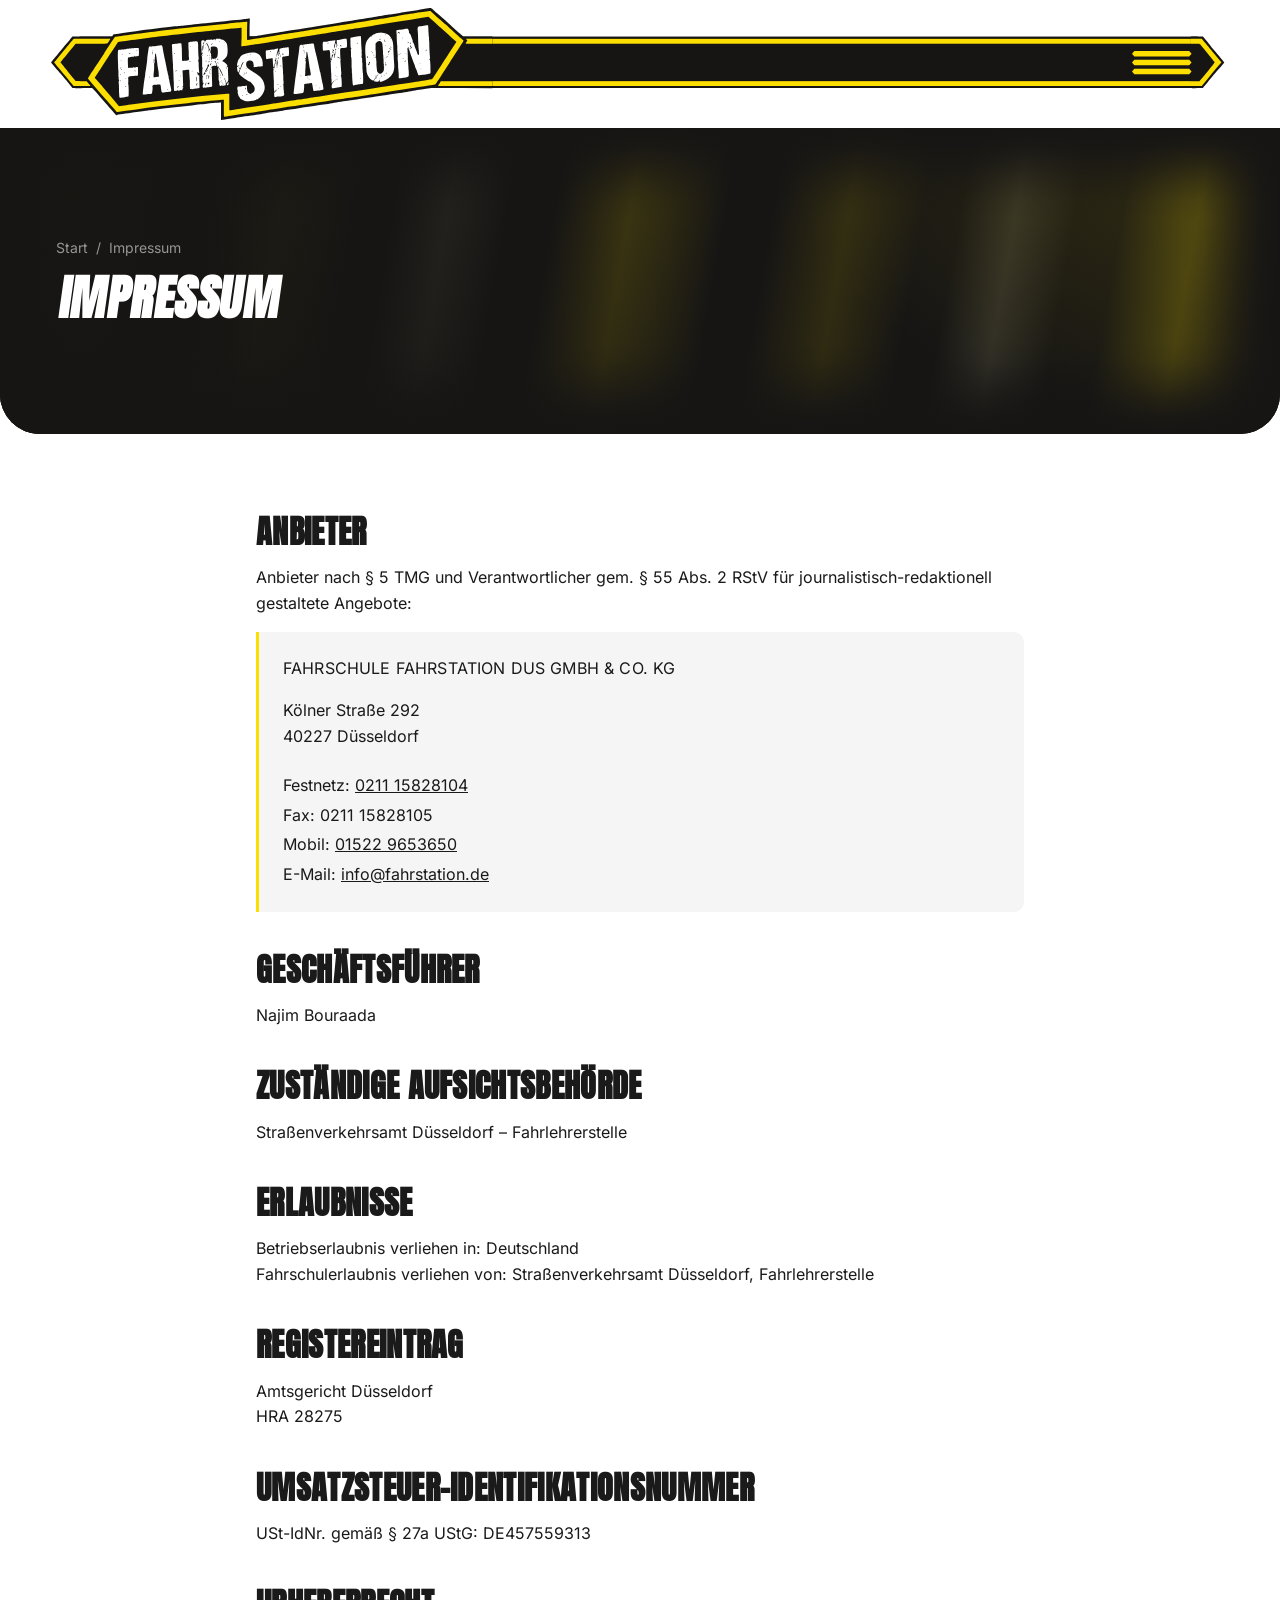
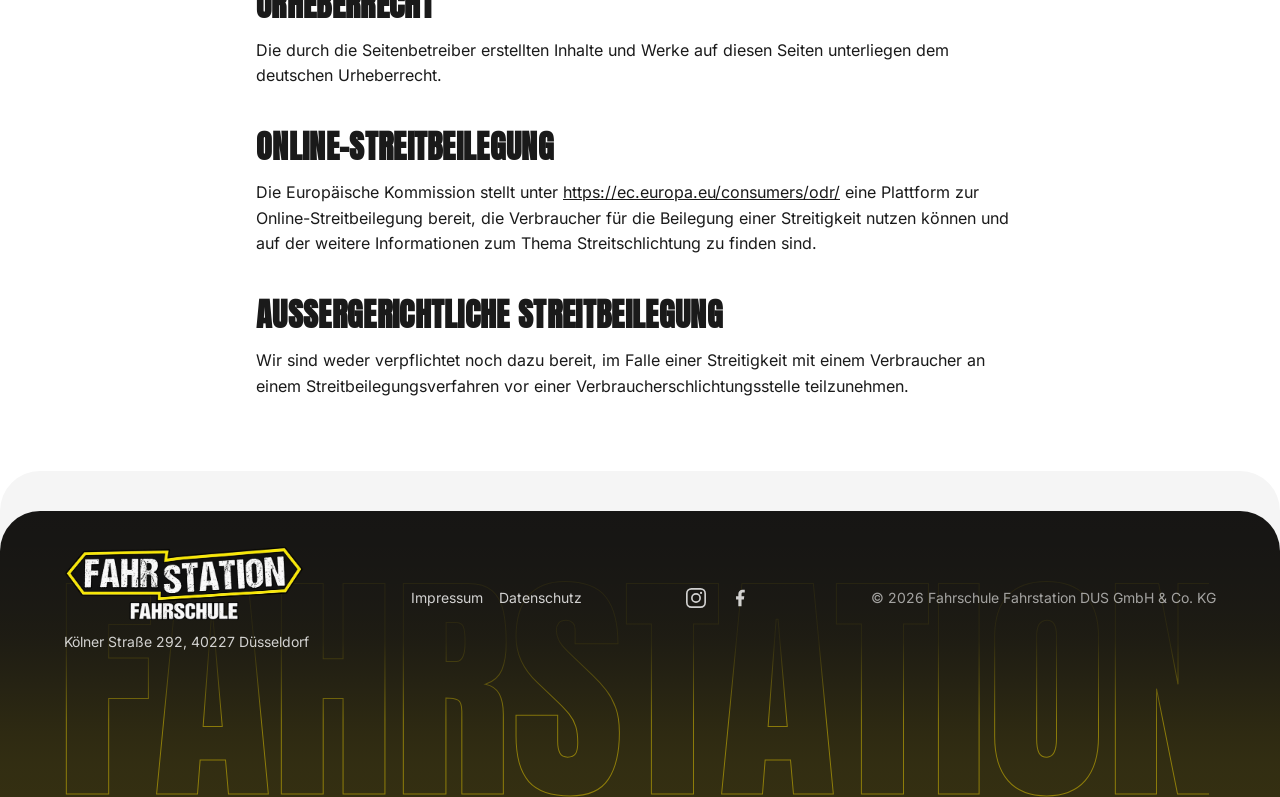
<file: impressum/index.html>
<!DOCTYPE html>
<html lang="de">
<head>
  <meta charset="UTF-8">
  <meta name="viewport" content="width=device-width, initial-scale=1">

  <title>Impressum | Fahrstation Düsseldorf</title>
  <meta name="description" content="Impressum der Fahrschule Fahrstation Düsseldorf: Anbieterkennzeichnung nach § 5 TMG, Kontakt, Handelsregister und Aufsichtsbehörde.">
  <meta name="robots" content="noindex, follow">
  <link rel="canonical" href="https://ayman-one.vercel.app/impressum">

  <meta property="og:type" content="website">
  <meta property="og:locale" content="de_DE">

  <link rel="icon" href="../assets/icons/favicon.ico">
  <link rel="apple-touch-icon" href="../assets/icons/apple-touch-icon.png">
  <link rel="manifest" href="../manifest.json">

  <link rel="stylesheet" href="../design-tokens.css?v=1425defe">
  <link rel="stylesheet" href="../styles.css?v=042ef628">

  <script type="application/ld+json">
  {
    "@context": "https://schema.org",
    "@type": "BreadcrumbList",
    "itemListElement": [
      { "@type": "ListItem", "position": 1, "name": "Start", "item": "https://ayman-one.vercel.app/" },
      { "@type": "ListItem", "position": 2, "name": "Impressum", "item": "https://ayman-one.vercel.app/impressum" }
    ]
  }
  </script>

  <!-- Seiten-eigene Komponenten für impressum.html: bewusst NICHT in
       styles.css, wie bei den übrigen Unterseiten. Kein CTA-Button und
       keine .page-cta-/.mobile-cta-bar-Sektion (Rechtsseite), deshalb
       auch keine body-Klasse "has-mobile-cta-bar". Inhalt wortwörtlich
       aus dem alten Impressum übernommen — Steuernummer bewusst
       weggelassen (keine Pflichtangabe, USt-IdNr. genügt), siehe
       WARTUNG.md für die beiden offenen Prüfpunkte (ODR-Verweis,
       unvollständiger Urheberrechts-Absatz). -->
  <style>

    .impressum-section {
      margin: 0 0 var(--space-10);
    }

    .impressum-section:last-of-type {
      margin-bottom: var(--space-8);
    }

    .impressum-heading {
      margin: 0 0 var(--space-4);
      font-family: var(--font-display);
      font-size: var(--font-size-h2);
      line-height: var(--line-height-tight);
      letter-spacing: var(--letter-spacing-display);
      text-transform: uppercase;
      color: var(--text-dark);
    }

    .impressum-section p {
      margin: 0 0 var(--space-4);
      font-family: var(--font-body);
      font-size: var(--font-size-body);
      line-height: var(--line-height-base);
    }

    .impressum-section p:last-child {
      margin-bottom: 0;
    }

    /* Firmenname/Adresse deutlich von Fließtext abgesetzt, statt als
       normaler Absatz zu laufen. */
    .impressum-company {
      padding: var(--space-6);
      background-color: var(--background-light);
      border-left: var(--border-signage);
      border-radius: 0 var(--radius-md) var(--radius-md) 0;
    }

    .impressum-company__name {
      margin: 0 0 var(--space-2);
      font-family: var(--font-display);
      font-size: var(--font-size-h3);
      line-height: var(--line-height-tight);
      letter-spacing: var(--letter-spacing-display);
      text-transform: uppercase;
      color: var(--text-dark);
    }

    .impressum-company__address {
      margin: 0;
      font-family: var(--font-body);
      font-size: var(--font-size-body);
      line-height: var(--line-height-base);
      font-style: normal;
    }

    .impressum-contact {
      margin: var(--space-6) 0 0;
      padding: 0;
      list-style: none;
      font-family: var(--font-body);
      font-size: var(--font-size-body);
      line-height: var(--line-height-base);
    }

    .impressum-contact li {
      margin: 0 0 var(--space-1);
    }

    .impressum-contact li:last-child {
      margin-bottom: 0;
    }

    .impressum-contact a {
      text-decoration: underline;
    }
  </style>
</head>
<body>

<header class="site-header" id="site-header">
    <div class="site-header__inner">
      <a class="site-header__banner" href="../" aria-label="Fahrstation Düsseldorf – Startseite">
        <svg class="banner" aria-hidden="true"><rect class="banner__bar banner__bar--body"/><rect class="banner__bar banner__bar--edge-top"/><rect class="banner__bar banner__bar--edge-bottom"/><svg class="banner__cap" x="0" y="0" width="100%" height="100%" viewBox="0 0 1545 392" preserveAspectRatio="xMinYMid meet"><path fill="#161514" d="M595,361L595,331L589,331C586,332 581,332 577,332C566,333 548,335 533,337C525,337 507,339 493,341C450,345 399,351 367,355C350,357 333,359 330,360C326,361 316,362 307,363C291,365 251,371 236,373L228,375L219,365C205,349 197,340 164,302C155,291 146,282 145,281C143,280 136,280 114,280C99,281 84,281 81,280L75,280L54,254C42,240 25,220 16,210L0,191L2,188C3,187 7,181 12,176C16,171 26,159 35,148C44,138 53,126 57,122C61,118 66,111 69,107L75,100L145,100L214,100L216,96C218,93 219,92 221,92C223,91 260,86 297,81C335,76 404,67 432,64C439,64 447,63 448,63C453,62 506,56 610,46C623,44 647,42 662,41C676,39 690,38 692,37L696,37L695,68L695,99L703,99C708,99 717,98 724,97C730,96 747,93 760,91C774,89 794,86 804,84C822,81 855,76 899,69C929,64 990,55 1021,49C1037,47 1056,44 1064,42C1073,41 1088,39 1099,37C1110,35 1134,31 1152,28C1170,25 1190,22 1195,22C1200,21 1217,18 1233,15C1263,11 1303,4 1320,1C1332,-0 1329,-2 1348,16C1356,22 1375,39 1392,54C1408,69 1426,85 1432,90L1443,100L1494,100L1545,100L1545,190L1545,281L1439,280L1332,280L1312,283C1302,285 1278,288 1260,291C1242,294 1216,298 1202,300C1187,302 1164,306 1150,308C1135,310 1111,314 1096,316C1082,318 1058,322 1044,324C1029,326 1002,330 984,333C966,336 942,339 930,341C920,343 897,346 881,348C865,351 839,355 823,357C807,360 788,363 780,364C772,365 757,367 747,369C729,372 712,375 679,379C670,381 648,384 631,387C614,390 599,392 597,392L595,392L595,361Z"/><path fill="#FDDE01" d="M605,351C605,335 605,321 605,321C603,319 452,335 386,343C329,350 320,352 278,358C257,361 237,363 235,364L230,364L223,355C219,350 202,331 186,313C140,260 129,247 129,246C129,246 134,239 139,230C149,216 166,189 186,159C195,145 223,102 224,101C224,100 314,88 372,81C441,73 509,65 607,56C632,53 659,50 667,50C675,49 683,48 684,48L687,48L686,80C686,107 686,112 687,112C689,112 713,108 778,98C802,94 833,89 848,87C873,83 948,71 985,65C1005,62 1074,51 1154,38C1181,34 1207,29 1212,28C1261,20 1327,10 1329,11C1330,12 1341,22 1353,33C1366,44 1379,56 1382,58C1385,61 1397,72 1408,82C1418,91 1431,103 1436,107C1440,111 1444,115 1444,115C1444,116 1438,125 1431,136C1424,147 1408,171 1396,190C1383,210 1367,235 1360,246C1352,257 1346,267 1346,267C1345,268 1323,271 1150,298C1060,312 1037,315 996,321C953,328 880,339 838,345C818,348 783,354 760,357C737,361 692,368 662,372C631,377 606,381 606,381C605,381 605,368 605,351ZM677,350C705,346 746,340 769,336C792,333 826,327 846,324C866,321 884,319 888,318C891,317 917,313 946,309C1290,257 1333,251 1335,248C1337,246 1349,227 1372,191C1389,166 1405,140 1413,128C1416,123 1419,119 1419,118C1419,118 1394,96 1370,74C1367,72 1360,65 1354,60C1349,55 1339,47 1333,41L1321,31L1299,34C1242,44 1200,50 1156,57C1130,62 1092,68 1071,71C1050,74 1029,78 1024,78C1009,81 927,94 908,97C871,103 858,105 808,113C744,123 673,134 670,134L666,134L667,102C667,84 667,69 667,69C666,69 651,71 633,72C614,74 593,77 584,77C544,81 429,94 385,99C343,104 235,119 235,119C233,121 178,206 165,226L153,244L174,268C194,292 238,343 238,344C238,344 257,341 280,338C385,323 497,310 616,300L624,300L624,329C624,353 624,358 625,358C626,358 649,355 677,350ZM76,269C74,266 59,248 42,228C25,208 11,191 11,191C11,190 76,111 78,109C79,108 96,108 144,108L208,108L203,116C198,123 197,124 194,124C192,125 167,125 138,125L86,125L75,139C28,196 33,190 34,192C35,193 47,207 60,224C74,241 86,255 86,255C86,256 95,256 105,256L125,256L131,264C135,268 138,272 138,272C138,273 125,273 109,273L79,273L76,269ZM1354,272C1354,272 1357,268 1360,264L1364,256L1455,256L1545,256L1545,264L1545,273L1449,273C1397,273 1354,273 1354,272ZM1451,124C1451,124 1452,121 1454,119C1458,113 1458,113 1454,110L1452,108L1498,108L1545,108L1545,116L1545,125L1498,125C1472,125 1451,125 1451,124Z"/><path fill="#FFFFFF" d="M683,326C673,324 660,317 660,312C660,312 660,311 659,311C657,311 655,305 655,302C655,300 655,299 654,299C653,298 653,291 654,291C655,291 655,291 654,290C653,289 652,287 652,283C652,276 653,274 658,275C659,275 660,275 661,275C666,273 677,272 678,273C679,274 679,274 680,273C681,271 684,270 685,272C686,272 686,277 686,282C687,294 690,299 695,299C696,299 697,300 698,301C699,302 699,302 699,301C699,300 700,299 701,299C705,299 710,294 712,290C715,282 712,272 704,265C701,261 698,259 698,258C699,257 698,257 698,258C693,259 658,234 658,229C658,228 660,222 662,216C665,210 667,204 668,202C669,200 670,197 671,196C672,194 673,192 674,190L674,188L671,191C670,192 668,196 667,198C666,200 665,204 664,207C662,211 662,211 660,210C656,207 656,209 659,211L661,214L658,221L655,227L654,224C652,219 650,206 652,206C654,206 657,202 656,200C655,199 655,199 653,202L651,204L651,202C651,194 657,176 660,176C661,176 661,175 661,175C661,172 666,167 671,164C682,157 698,154 712,156C721,158 728,161 732,167C736,172 740,181 740,184C739,185 740,186 740,187C741,187 741,190 741,193C741,196 741,199 741,200C742,203 741,204 728,205C710,208 710,208 709,205C709,204 709,202 710,202C711,201 711,201 710,201C709,201 709,200 709,198C709,187 702,182 693,184C686,186 683,190 683,197C683,208 687,211 719,231C739,245 746,255 748,276C749,287 744,299 735,309C730,315 722,320 721,320C720,319 719,320 719,320C718,321 716,322 713,323C711,324 707,325 705,325C699,327 690,327 683,326ZM240,313C239,312 239,305 238,291C238,280 238,267 237,263C237,258 237,255 238,255C239,254 239,253 238,252C237,250 236,245 237,243C238,243 238,242 237,242C236,242 236,239 236,234C236,229 236,223 236,219C235,215 235,198 234,180C234,145 234,146 240,146C242,146 244,146 245,146C245,145 249,145 254,145C258,144 262,144 263,144C264,143 268,143 271,143C275,142 278,142 279,142C280,141 296,140 302,140L307,140L308,154C308,162 307,168 307,168C307,168 306,168 304,168C303,169 301,169 298,169C295,170 294,170 294,168C294,167 294,167 292,169C291,171 290,171 286,171C284,171 282,171 281,171C281,172 279,172 277,172C269,172 269,173 269,186C269,197 270,208 270,209C270,210 271,210 273,210C274,209 279,209 282,209C286,208 290,208 291,207C292,207 293,207 293,209C294,210 294,210 294,209C294,207 303,205 304,207C305,208 305,234 304,236C303,237 301,237 298,237C296,237 293,237 292,237C292,238 288,238 284,238C275,239 270,240 271,242C271,243 271,244 270,245C269,245 269,246 270,246C271,247 271,264 270,264C269,264 269,264 270,265C272,266 273,308 271,310C270,310 264,311 258,312C251,313 245,313 243,314C242,314 241,313 240,313ZM782,311C782,310 781,306 781,303C781,297 781,296 785,293C788,289 793,284 792,284C791,284 789,286 786,289L781,294L781,292C781,290 781,287 781,286C780,284 780,270 780,255C779,240 779,226 778,223C778,221 778,219 779,219C780,219 779,214 778,213C777,211 777,209 778,209C779,209 779,210 779,210C779,211 780,212 780,212C781,212 782,211 782,210C782,205 785,194 787,192C788,191 788,190 787,190C785,190 783,194 782,200C780,208 779,209 778,204C778,202 777,199 777,196C777,190 776,177 775,176C774,175 774,175 773,176C772,176 769,177 766,177C763,177 761,178 760,178C759,179 754,179 753,178C753,177 752,171 752,163C751,150 752,147 755,148C756,149 757,149 757,148C758,147 766,146 776,145C778,145 780,145 781,145C784,144 794,142 795,142C795,143 792,156 791,157C791,158 791,159 790,160C790,162 790,164 790,166C789,169 789,170 790,170C790,170 791,169 791,168C791,167 791,165 792,164C793,162 793,159 794,156C795,153 795,152 796,153C797,155 797,165 796,166C795,166 795,167 796,167C797,169 798,167 798,164C798,162 799,161 800,161C800,161 801,161 801,160C801,159 801,159 800,159C800,159 799,158 799,156C799,154 799,153 799,153C800,153 800,151 799,149C799,146 800,144 800,143C802,141 822,137 824,138C824,139 825,139 825,138C826,137 831,137 832,138C832,139 833,146 833,153C833,169 833,168 826,168C823,168 821,169 820,169C820,170 818,170 817,170C810,170 809,171 809,178C810,183 811,202 812,220C812,225 812,229 812,230C813,230 813,235 813,240C813,245 813,253 814,258C814,265 814,267 813,267C812,267 812,267 813,268C813,269 814,275 814,282C815,289 815,297 816,299C817,307 815,308 799,310C797,310 792,310 790,311C784,312 783,312 782,311ZM671,307C671,306 670,306 669,306C669,306 668,306 668,307C669,308 670,308 670,308C671,308 671,308 671,307ZM687,304C688,303 685,300 684,301C684,302 685,305 686,305C686,305 687,305 687,304ZM321,302C321,301 322,288 324,273C326,258 328,243 329,240C329,237 330,232 330,228C332,218 332,217 336,188C336,187 337,180 337,174C343,133 342,135 346,135C348,135 349,135 350,135C350,133 352,134 352,135C352,136 352,137 353,137C353,138 354,137 353,136C353,135 353,134 355,134C356,134 357,134 358,134C372,132 386,130 387,130C388,131 389,133 390,135C391,143 396,168 400,186C402,197 405,209 405,212C406,216 407,222 408,224C408,226 409,231 410,234C411,237 412,242 412,246C413,249 415,255 415,260C419,277 419,276 421,286C421,291 419,293 415,293C413,293 406,294 400,295C391,296 389,296 388,295C387,294 385,284 384,272C383,267 382,267 373,268C369,269 365,269 365,269C365,268 363,269 361,269C357,270 354,273 355,276C356,277 356,282 355,288C354,300 353,301 347,301C345,301 340,301 336,302C327,303 321,303 321,302ZM849,299C849,298 850,291 851,282C852,274 854,258 855,248C857,236 858,225 859,221C860,215 863,191 863,186C864,181 866,163 867,158C868,154 868,147 869,142C870,131 871,130 877,129C881,129 881,130 882,132C883,134 883,136 883,136C882,136 883,137 883,138C885,142 885,140 883,134C882,128 881,128 888,128C891,127 897,126 902,126C906,125 912,124 914,124L919,124L921,130C921,134 923,141 924,146C925,151 926,157 927,158C927,159 928,163 929,167C931,175 937,201 939,212C940,217 941,222 942,224C943,226 944,232 945,238C947,247 948,254 951,266C952,268 952,271 952,272C953,274 953,277 953,278C955,283 953,286 950,286C948,287 941,288 934,289C923,291 921,291 919,290C918,289 917,281 915,270C914,262 913,261 907,263C904,263 900,264 899,264C897,264 893,265 891,265L886,267L886,277C884,298 885,297 874,298C870,299 865,299 864,300C854,301 849,301 849,299ZM431,290C431,289 430,283 430,277C430,271 430,258 429,250C429,241 428,227 428,220C427,213 427,203 427,198C426,187 425,168 424,150C424,142 424,134 423,132C423,127 424,126 432,126C435,125 439,125 440,125C451,123 456,123 456,124C457,125 457,133 458,143C458,160 459,184 459,185C461,186 479,184 481,183C483,181 484,176 483,174C482,174 482,164 482,152C481,140 481,130 481,130C481,130 481,128 481,125C480,120 481,119 493,118C515,115 514,115 515,129C515,148 516,169 517,174C517,177 517,180 516,181C515,183 515,186 516,187C517,187 517,196 517,206C518,215 518,224 519,225C520,228 518,229 515,226C512,224 510,225 513,229C514,230 514,230 512,231C510,231 510,231 512,232C515,232 516,233 516,235C516,237 516,237 518,236C519,235 519,236 519,242C519,251 520,269 520,275C521,281 520,281 506,282C503,283 498,283 494,284C490,284 487,284 487,283C487,283 487,279 486,275C486,271 486,261 486,254C485,246 485,234 484,228C484,222 484,216 483,216C482,215 466,217 463,218C460,218 460,220 461,228C461,233 462,245 462,256C463,274 463,275 461,275C460,275 459,276 459,276C459,277 460,278 461,277C464,277 464,279 461,282C460,284 459,285 460,286C462,287 459,288 456,288C455,287 453,287 453,288C450,290 443,290 443,288C443,287 443,287 442,288C441,290 440,290 439,290C438,289 437,290 436,290C436,291 432,291 431,290ZM409,286C409,285 408,285 408,285C407,285 406,285 406,286C406,287 407,287 408,287C408,287 409,287 409,286ZM681,281C681,279 679,278 679,280C679,283 680,286 681,285C682,284 682,282 681,281ZM798,282C799,280 797,280 796,281C795,282 795,283 796,283C796,283 797,283 798,282ZM941,280C941,279 941,279 940,279C939,279 939,279 939,280C939,281 939,281 940,281C941,281 941,281 941,280ZM983,279C981,276 983,265 985,263C988,260 993,253 993,253C992,253 990,255 987,258L982,264L982,258C982,256 982,252 982,250C981,249 981,241 981,232C980,216 979,196 979,191C978,189 979,188 980,188C981,188 981,187 980,186C979,185 978,183 978,182L978,180L980,182C982,184 982,184 982,182C982,179 985,169 987,166C988,162 988,161 985,164C983,165 982,166 983,166C983,167 984,168 983,169C983,170 982,172 982,175C981,177 981,179 980,179C979,179 977,171 977,166C978,155 975,145 973,147C972,147 969,148 965,148C962,149 958,149 957,149C952,151 951,149 951,134C951,119 951,118 957,118C958,118 964,118 969,117C974,116 979,115 980,115C980,116 981,115 982,115C983,114 988,113 990,114C990,115 991,115 991,114C993,112 996,113 996,115C995,115 995,118 994,120C994,123 993,125 993,126C992,128 991,131 991,138C990,143 993,140 994,134C994,130 995,126 996,124L997,122L998,126C998,128 999,130 999,130C1000,130 1001,123 1000,116C1000,112 1000,112 1003,112C1007,111 1015,110 1018,109C1020,109 1023,109 1027,108C1031,107 1034,107 1034,108C1035,109 1036,115 1036,123C1036,137 1036,137 1034,138C1031,139 1019,140 1017,140C1014,140 1012,143 1012,146C1012,156 1013,181 1014,182C1014,183 1014,184 1013,184C1012,185 1012,186 1013,186C1013,187 1014,193 1014,201C1015,209 1015,220 1016,225C1016,232 1016,236 1015,236C1014,238 1014,238 1015,239C1017,240 1019,274 1017,276C1016,277 991,281 986,281C985,281 984,280 983,279ZM444,277C444,277 445,276 446,275C447,275 448,273 446,273C445,273 442,276 442,278C442,278 442,279 443,279C444,279 444,278 444,277ZM532,278C530,277 531,268 533,265C535,262 535,260 533,262C531,263 531,263 531,258C531,256 531,251 530,249C530,246 531,243 531,242C532,240 532,240 531,239C529,238 529,211 531,210C531,209 532,208 531,208C531,207 530,208 529,209C528,210 528,210 529,208C529,207 529,204 529,202C529,201 529,193 529,184C529,176 528,169 528,169C526,169 527,165 529,162C532,157 532,153 529,157L527,159L527,154C527,151 527,147 527,144C526,142 526,135 526,128C526,116 526,116 528,114C531,113 534,113 535,114C535,115 536,116 536,116C537,116 537,115 537,115C536,114 537,113 537,113C538,113 538,114 538,115C537,117 538,118 540,117C541,116 542,115 542,114C541,112 546,111 552,111C555,111 557,111 558,111C559,110 565,110 565,111C565,112 566,112 567,111C568,110 570,109 572,109C575,109 575,109 574,111C573,112 573,113 574,113C575,113 576,112 576,110C577,108 578,108 585,108C591,108 593,108 594,109C594,110 595,111 596,110C602,109 611,116 615,124C619,135 620,160 615,169C613,173 607,180 603,182C599,185 599,187 604,188C608,190 612,193 616,199L618,203L616,205C613,208 613,210 616,207C618,206 618,206 619,207C620,209 620,215 619,215C618,215 618,215 619,216C619,217 620,225 620,236C621,254 621,254 618,258C617,260 616,262 616,262C616,265 614,262 612,256C609,248 607,244 606,244C606,244 607,248 609,253C613,263 614,267 612,267C611,267 611,268 611,269C612,271 609,272 602,272C598,272 598,272 599,270C600,269 600,269 599,269C598,269 597,270 597,271C596,272 595,273 594,273C590,273 589,270 589,262C589,258 588,255 588,255C587,254 586,241 587,240C588,240 588,239 587,239C587,238 586,231 586,223L585,209L587,211C590,214 592,217 592,220C592,220 593,223 594,224C597,228 600,234 600,236C600,236 601,237 602,237C603,237 604,238 597,224C594,217 591,212 590,212C588,212 586,208 587,206C588,205 588,205 587,205C586,205 585,205 585,206C585,208 584,207 582,204C580,202 580,202 581,200C582,199 579,192 577,193C577,194 578,195 579,196C580,198 580,198 579,199C578,200 578,201 578,202C578,203 577,203 575,202C570,202 562,204 562,206C562,207 561,208 561,209C560,210 560,210 561,209C563,209 563,210 563,223C563,237 564,257 564,268C565,276 564,277 552,277C546,277 542,278 542,278C542,280 537,279 537,278C536,277 536,277 536,278C536,279 533,279 532,278ZM263,274C263,274 262,273 261,273C259,273 259,273 260,274C261,275 262,276 262,276C263,276 263,275 263,274ZM805,274C805,273 805,273 804,273C803,273 803,273 803,274C803,275 803,275 804,275C805,275 805,275 805,274ZM544,262L544,260L542,263C540,265 539,267 540,267C541,268 541,270 541,271C541,274 541,274 542,270C542,268 543,264 544,262ZM511,269C511,268 512,266 512,265C513,264 513,264 512,263C511,262 510,263 510,265C509,267 508,269 508,270C507,270 507,271 508,271C509,273 510,271 511,269ZM928,271C928,270 927,270 927,270C926,270 926,270 926,271C927,272 928,272 928,272C929,272 929,272 928,271ZM1057,270C1056,268 1055,259 1054,240C1054,233 1054,227 1053,227C1053,226 1053,223 1053,220C1053,216 1053,211 1052,207C1052,203 1052,194 1052,186C1052,178 1051,172 1051,172C1050,172 1050,170 1050,168C1050,165 1050,159 1050,154C1049,145 1049,144 1051,142C1052,140 1052,140 1051,140C1049,141 1049,142 1048,124C1048,121 1048,115 1048,112C1047,105 1048,103 1054,103C1057,102 1062,102 1065,101C1068,100 1072,100 1074,99C1076,99 1079,99 1080,99C1085,97 1085,96 1086,130C1087,140 1087,149 1088,150C1088,151 1088,153 1087,153C1086,154 1086,155 1087,155C1088,156 1088,171 1087,171C1086,171 1086,171 1086,172C1086,173 1087,173 1088,173C1089,173 1089,175 1089,181C1089,185 1089,191 1090,193C1090,195 1090,203 1090,210C1091,218 1091,226 1092,230C1093,246 1093,263 1092,264C1091,266 1088,266 1084,266C1080,267 1077,267 1076,267C1075,268 1072,268 1068,269C1065,270 1062,270 1060,271C1059,271 1058,270 1057,270ZM615,269C615,268 616,266 618,263L621,258L621,262C622,268 621,270 618,270C617,270 616,270 615,269ZM601,264C599,261 597,260 597,260C597,261 604,269 605,268C605,268 604,266 601,264ZM796,268C796,267 795,266 794,266C794,266 793,267 793,268C793,268 794,269 794,269C795,269 796,268 796,268ZM553,265C556,262 555,261 552,262C549,262 548,263 549,266C550,268 552,267 553,265ZM611,263C611,262 610,261 609,262C608,262 609,264 610,264C611,264 611,264 611,263ZM591,259C590,258 590,258 590,259C590,260 591,261 592,260C592,260 592,259 591,259ZM596,257C596,256 596,256 595,256C594,256 594,256 594,257C594,258 594,258 595,258C596,258 596,258 596,257ZM1136,257C1134,257 1132,256 1131,256C1130,255 1135,246 1137,246C1139,246 1139,245 1139,244C1138,243 1139,241 1142,238C1144,235 1146,233 1146,232C1145,232 1139,239 1134,247L1128,255L1123,252C1112,245 1104,230 1104,216C1104,213 1104,210 1104,209C1103,208 1103,202 1103,195C1102,188 1102,176 1101,168C1098,130 1101,118 1113,105C1118,99 1119,99 1121,100C1122,101 1122,101 1122,99C1121,98 1128,92 1131,92C1132,92 1133,91 1134,91C1136,89 1140,88 1148,87C1150,87 1153,87 1154,86C1159,86 1171,89 1178,92C1190,99 1198,115 1198,134C1198,142 1200,178 1201,194C1203,215 1199,228 1187,241C1179,249 1170,254 1159,257C1150,259 1150,259 1151,254L1151,250L1149,254C1147,258 1145,259 1136,257ZM244,255C244,254 243,254 242,254C241,254 241,255 242,256C242,257 244,256 244,255ZM511,250C511,246 511,243 511,243C510,243 510,242 510,241C509,240 509,242 509,247C509,255 510,258 511,257C511,256 511,253 511,250ZM449,254C449,254 448,253 447,253C446,253 446,253 447,254C448,255 449,256 449,256C450,256 450,255 449,254ZM597,252C596,251 595,253 596,254C596,255 596,255 597,254C597,253 597,253 597,252ZM370,252C370,251 369,250 369,250C368,250 368,251 369,252C369,252 370,253 370,253C371,253 371,252 370,252ZM998,252C998,251 998,251 997,251C996,251 996,251 996,252C996,253 996,253 997,253C998,253 998,253 998,252ZM905,250C904,249 904,249 904,250C904,251 905,252 906,251C906,251 906,250 905,250ZM1002,249C1002,248 1002,248 1001,248C1000,248 1000,248 1000,249C1000,250 1000,250 1001,250C1002,250 1002,250 1002,249ZM263,247C263,246 263,246 262,246C261,246 261,246 261,247C261,248 261,248 262,248C263,248 263,248 263,247ZM546,245C546,244 546,243 545,243C544,243 543,246 544,247C544,249 546,247 546,245ZM900,246C899,245 899,245 899,246C899,247 900,248 901,247C901,247 901,246 900,246ZM1084,247C1084,246 1084,246 1083,246C1082,246 1082,246 1082,247C1082,248 1082,248 1083,248C1084,248 1084,248 1084,247ZM553,244C554,238 554,235 553,235C552,235 551,236 551,242C550,248 551,249 553,244ZM1152,246C1153,245 1153,244 1152,244C1152,244 1151,245 1151,246C1150,246 1150,247 1150,247C1151,247 1151,246 1152,246ZM595,244C595,244 595,243 594,243C593,243 592,245 593,245C594,246 595,246 595,244ZM1217,245C1217,244 1217,243 1217,242C1217,242 1217,236 1217,229C1216,222 1216,213 1215,209C1215,205 1215,194 1214,186C1213,174 1213,169 1214,168C1215,167 1215,167 1214,167C1213,167 1213,165 1213,162C1213,160 1213,153 1212,148C1212,144 1212,137 1212,134C1210,112 1210,102 1210,93C1209,87 1209,82 1209,81C1207,80 1210,77 1212,77C1213,78 1215,77 1216,77C1216,76 1220,76 1224,76C1228,75 1231,75 1232,75C1234,73 1248,72 1249,73C1251,75 1254,84 1253,86C1253,86 1253,87 1254,88C1255,88 1257,90 1258,93C1259,95 1261,101 1263,106C1267,116 1267,118 1266,118C1265,117 1265,117 1265,118C1265,118 1266,119 1267,120C1269,121 1273,132 1273,134C1272,134 1272,135 1273,135C1273,136 1276,142 1279,150C1284,165 1284,166 1287,164C1288,163 1288,161 1288,156C1287,152 1287,150 1288,150C1289,150 1289,150 1288,149C1287,148 1286,135 1285,114C1285,97 1284,82 1283,76C1283,67 1285,64 1290,64C1295,64 1297,63 1305,62C1318,60 1319,60 1320,61C1320,62 1321,70 1321,81C1322,91 1322,100 1323,102C1323,103 1323,111 1324,120C1324,141 1325,153 1326,167C1327,177 1326,179 1325,180C1324,182 1324,182 1325,182C1327,182 1327,183 1328,202C1328,207 1328,214 1328,218C1329,229 1329,230 1319,231C1316,232 1307,233 1300,234C1290,236 1287,236 1286,235C1285,233 1280,221 1280,219C1280,218 1280,217 1279,217C1279,216 1278,214 1277,212C1276,210 1274,205 1273,200C1271,195 1269,190 1268,188C1267,185 1264,176 1260,166C1257,156 1254,148 1254,147C1254,146 1254,145 1253,145C1251,145 1251,141 1253,139C1254,138 1254,138 1252,138C1247,139 1247,140 1248,149C1249,169 1249,178 1249,179C1248,179 1248,180 1249,180C1249,180 1250,186 1250,194C1251,201 1251,213 1252,220C1253,240 1253,242 1245,242C1242,243 1240,243 1239,243C1238,244 1236,244 1234,244C1231,245 1227,245 1224,246C1219,246 1218,246 1217,245ZM346,242C346,241 346,241 345,241C344,241 344,241 344,242C344,243 344,243 345,243C346,243 346,243 346,242ZM899,242C899,241 899,240 898,240C898,240 898,241 898,242C898,242 898,243 899,243C900,243 900,242 899,242ZM373,241L378,241L377,234C377,227 377,226 376,220C375,215 374,208 373,203C373,201 372,193 371,186C370,179 369,169 368,166C368,161 367,159 366,159C366,159 365,159 365,160C365,160 364,165 364,170C363,176 363,183 363,186C363,189 363,192 362,192C362,192 361,195 361,199C361,202 361,209 361,214C360,219 360,227 359,232L359,242L363,242C366,242 370,242 373,241ZM547,238C547,235 547,233 546,234C545,235 544,241 545,241C545,241 546,240 547,238ZM1002,239C1002,238 1002,238 1001,238C1000,238 1000,238 1000,239C1000,240 1000,240 1001,240C1002,240 1002,240 1002,239ZM1138,238C1140,235 1139,235 1136,238C1135,239 1134,240 1135,240C1135,240 1137,239 1138,238ZM1158,237C1158,236 1157,236 1157,237C1156,237 1156,238 1156,239C1157,240 1158,240 1158,239C1159,239 1159,238 1158,237ZM455,238C455,238 455,237 454,236C453,236 453,237 453,237C453,238 453,239 454,239C455,239 455,239 455,238ZM876,238C876,237 875,236 874,237C873,237 874,239 875,239C876,239 876,239 876,238ZM997,237C997,236 997,236 996,236C995,236 995,237 995,238C995,238 995,239 996,238C997,238 997,237 997,237ZM900,236C905,236 909,235 909,235C909,235 909,232 909,228C907,217 907,217 907,215C906,214 905,207 904,200C904,197 899,166 897,156C897,151 894,152 894,158C894,161 894,166 893,171L893,178L891,176C890,175 889,174 888,174C888,175 891,180 892,180C893,180 893,181 893,182C893,183 892,183 890,182C890,181 889,181 889,182C888,182 889,184 890,184C892,186 892,186 892,192C891,196 891,203 891,208C890,213 890,222 890,228C889,235 889,238 890,238C891,238 895,237 900,236ZM540,230C541,226 541,226 539,227C538,227 538,227 538,226C539,226 539,225 538,225C537,224 537,225 536,227C536,229 535,230 535,231C534,231 534,232 534,234C534,236 534,236 536,234C537,233 539,231 540,230ZM594,235C594,234 594,234 593,234C592,234 592,234 592,235C592,236 592,236 593,236C594,236 594,236 594,235ZM677,233C676,233 674,234 674,235C674,236 675,236 676,235C676,234 677,234 677,233ZM1167,235C1168,234 1166,233 1165,234C1164,234 1165,236 1166,236C1166,236 1167,236 1167,235ZM244,232C244,232 243,231 243,231C241,232 241,234 242,234C243,234 244,233 244,232ZM557,228C556,227 556,224 556,221C557,218 557,217 556,219C554,224 556,233 558,231C558,230 558,229 557,228ZM589,228C589,227 589,227 588,228C587,228 587,229 587,229C587,230 587,230 588,230C589,229 589,228 589,228ZM684,228C685,228 685,227 685,226C684,226 681,227 681,229C681,230 682,230 684,228ZM1156,229C1162,226 1167,217 1165,213C1165,212 1165,210 1166,209C1167,208 1167,208 1166,208C1165,208 1165,206 1165,203C1165,201 1165,198 1165,197C1164,196 1164,189 1164,181C1163,173 1163,166 1163,165C1162,164 1162,158 1162,151C1160,126 1160,124 1158,121C1154,114 1146,114 1140,120L1136,124L1136,133C1136,138 1136,142 1136,143C1135,144 1135,145 1136,145C1137,146 1138,172 1136,172C1136,172 1135,172 1135,173C1135,174 1136,174 1136,174C1138,174 1138,175 1138,178C1138,181 1138,184 1139,186C1139,187 1139,193 1139,199C1141,222 1141,223 1145,227C1148,230 1151,231 1156,229ZM1174,228C1174,226 1172,227 1172,229C1171,230 1171,230 1172,230C1173,230 1174,229 1174,228ZM678,228C678,227 678,227 677,227C676,227 676,227 676,228C676,229 676,229 677,229C678,229 678,229 678,228ZM258,227C258,226 257,226 256,226C256,226 255,226 255,227C255,228 256,228 256,228C257,228 258,228 258,227ZM544,222C542,219 543,217 546,219C547,220 547,220 548,218C548,217 548,216 547,216C545,216 546,214 548,212C549,211 550,209 549,209C549,208 550,206 552,205C554,203 554,202 553,201C553,200 552,199 552,198C552,196 551,196 549,199C548,201 547,202 548,203C549,203 548,206 545,210C544,212 543,214 543,214C543,215 542,216 541,218C539,220 539,220 540,222C543,225 546,225 544,222ZM787,223C787,222 787,222 786,222C785,222 785,222 785,223C785,224 785,224 786,224C787,224 787,224 787,223ZM440,218C440,216 439,217 437,219C435,222 436,224 438,221C439,220 440,218 440,218ZM295,221C296,221 295,219 294,218C293,217 293,217 293,219C293,222 294,223 295,221ZM495,220C495,219 495,219 494,220C493,220 493,221 493,221C493,222 493,222 494,222C495,221 495,220 495,220ZM248,216C248,215 247,215 246,215C246,215 245,215 245,216C245,217 246,217 246,217C247,217 248,217 248,216ZM558,214C558,214 558,213 557,213C556,213 556,214 556,214C556,215 556,216 557,216C558,216 558,215 558,214ZM615,212C615,212 615,211 614,210C613,210 613,211 613,211C613,212 613,213 614,213C615,213 615,213 615,212ZM684,210C684,210 684,209 683,210C682,210 682,211 682,212C682,212 682,213 683,212C684,212 684,211 684,210ZM1296,210C1296,209 1294,210 1294,212C1294,213 1294,213 1295,212C1296,211 1297,210 1296,210ZM245,210C247,207 245,206 244,209C243,210 242,211 242,211C242,213 244,212 245,210ZM999,209C999,208 999,208 998,208C997,209 997,210 997,210C997,211 997,211 998,210C999,210 999,209 999,209ZM792,207C792,206 792,206 791,206C790,206 790,206 790,207C790,208 790,208 791,208C792,208 792,208 792,207ZM805,203C802,200 799,199 801,201C801,202 807,206 808,206C808,206 807,205 805,203ZM792,202C794,191 795,180 795,180C794,180 794,182 793,184C792,189 791,194 791,192C791,191 791,190 790,190C789,190 789,191 790,194C790,196 790,199 790,201C790,206 792,206 792,202ZM584,202C584,201 583,201 583,202C582,202 581,203 582,203C582,204 584,203 584,202ZM1173,197C1171,195 1170,196 1171,200C1171,203 1171,203 1173,201C1174,199 1174,199 1173,197ZM560,198C559,197 560,196 560,195C561,194 562,193 562,193C562,191 558,195 557,198C557,199 557,200 557,200C559,201 560,200 560,198ZM1114,197C1114,197 1115,195 1115,193C1117,190 1117,189 1116,188C1115,187 1112,191 1112,194C1112,195 1112,196 1111,196C1110,196 1110,198 1111,200C1113,201 1115,199 1114,197ZM586,192C586,191 584,192 584,194C584,195 584,195 585,194C586,193 587,192 586,192ZM1171,192C1171,191 1171,190 1170,190C1169,191 1169,192 1169,193C1169,193 1169,194 1170,194C1171,194 1171,193 1171,192ZM1293,194C1293,193 1291,192 1291,193C1290,194 1291,194 1291,194C1292,194 1293,194 1293,194ZM576,187C573,185 572,185 574,189C575,192 575,192 577,190C578,189 578,189 576,187ZM360,189C360,187 358,186 358,188C358,189 360,191 361,191C361,190 361,190 360,189ZM555,187C555,186 555,186 554,186C553,185 551,188 552,190C552,191 552,191 554,189C554,188 555,187 555,187ZM583,190C583,189 583,189 582,189C581,189 581,189 581,190C581,191 581,191 582,191C583,191 583,191 583,190ZM1244,183C1244,182 1242,183 1240,185C1239,187 1237,189 1237,189C1237,190 1239,189 1240,187C1242,185 1244,183 1244,183ZM488,187C487,186 486,186 485,186C484,187 486,189 488,189C489,189 489,189 488,187ZM563,186C563,186 562,185 562,185C561,185 560,186 560,187C560,188 562,188 563,186ZM789,187C789,187 788,186 788,185C787,184 787,183 788,180C790,177 790,175 788,176C787,177 786,178 786,179C786,181 785,182 784,182C783,182 783,184 785,186C786,188 789,189 789,187ZM544,186C544,185 543,185 542,185C542,185 541,185 541,186C541,187 542,187 542,187C543,187 544,187 544,186ZM361,183C360,180 358,179 358,181C358,182 361,186 362,186C362,185 362,184 361,183ZM246,184C246,183 246,183 245,183C244,183 244,183 244,184C244,185 244,185 245,185C246,185 246,185 246,184ZM556,178C556,177 556,177 555,178C554,178 554,179 554,180C554,182 554,182 555,180C555,179 556,178 556,178ZM565,177C566,177 567,178 568,178C570,180 571,180 571,178C571,178 572,177 573,177C581,177 584,169 584,154C584,138 581,135 568,135C564,135 561,136 560,136C559,137 559,149 560,151C561,151 561,152 560,152C559,152 552,138 552,135C552,133 546,123 544,122C543,122 543,122 544,124C545,125 546,127 546,128C546,129 547,131 548,132C552,139 554,146 551,151C550,152 550,153 551,153C551,153 552,152 553,150L554,146L557,151C560,156 561,158 559,156C558,155 557,155 557,156C556,157 556,157 557,157C559,157 562,164 560,165C559,166 559,166 560,166C561,167 561,170 561,174C561,181 562,184 563,180C563,179 564,177 565,177ZM583,181C584,180 584,179 583,178C583,177 582,177 582,178C582,178 582,180 581,180C581,182 582,183 583,181ZM575,180C576,179 576,178 575,178C575,178 574,179 574,180C573,180 573,181 574,181C574,181 575,180 575,180ZM588,179C588,178 586,177 586,178C585,179 586,179 586,179C587,179 588,179 588,179ZM796,177C796,176 796,174 797,173C797,171 797,171 796,172C794,175 793,178 795,178C796,178 796,177 796,177ZM1234,177C1234,176 1233,176 1232,176C1232,176 1231,176 1231,177C1231,178 1232,178 1232,178C1233,178 1234,178 1234,177ZM786,175C786,174 785,174 784,174C783,174 783,175 784,176C784,177 786,176 786,175ZM994,168C994,166 995,161 995,158C997,149 996,148 994,157C993,162 992,163 991,161C991,160 990,159 990,159C989,159 990,163 991,164C991,164 992,165 992,166C992,167 992,170 992,172C992,179 994,175 994,168ZM1011,176C1011,175 1004,171 1002,171C1000,171 1002,173 1007,175C1011,177 1011,177 1011,176ZM1170,175C1170,174 1170,174 1169,174C1168,174 1168,174 1168,175C1168,176 1168,176 1169,176C1170,176 1170,176 1170,175ZM557,172C555,172 555,173 556,174C556,175 556,175 557,174C558,173 558,172 557,172ZM1109,173C1109,172 1109,171 1108,170C1107,168 1105,170 1106,173C1107,175 1109,175 1109,173ZM1132,174C1132,173 1132,173 1131,173C1130,173 1130,173 1130,174C1130,175 1130,175 1131,175C1132,175 1132,175 1132,174ZM1177,171C1178,170 1179,168 1178,168C1178,168 1174,171 1174,172C1174,174 1176,173 1177,171ZM805,170C805,170 805,169 804,169C803,169 803,170 803,170C803,171 803,172 804,172C805,172 805,171 805,170ZM530,165C530,163 528,165 529,167C529,168 529,168 530,167C531,166 531,165 530,165ZM549,166C549,166 548,165 548,165C547,165 546,166 546,167C546,168 548,168 549,166ZM556,164C555,163 555,164 555,166C555,167 555,168 556,167C556,167 556,165 556,164ZM1131,165C1131,164 1130,164 1129,164C1129,165 1129,166 1130,166C1132,167 1133,166 1131,165ZM687,165C688,165 688,164 687,164C686,163 686,164 686,164C686,166 687,166 687,165ZM804,165C804,164 804,164 803,164C802,164 802,164 802,165C802,166 802,166 803,166C804,166 804,166 804,165ZM250,163C250,162 249,162 248,162C247,162 247,162 248,163C249,165 251,165 250,163ZM1219,162C1218,160 1217,161 1217,164C1218,165 1218,165 1219,164C1220,163 1220,163 1219,162ZM700,163C700,162 700,162 699,162C698,162 698,162 698,163C698,164 698,164 699,164C700,164 700,164 700,163ZM814,162C814,160 811,158 810,160C809,161 809,161 810,163C812,164 814,164 814,162ZM357,158C357,155 356,153 355,153C354,153 354,155 355,156C356,156 356,158 356,160C356,161 356,163 357,163C357,163 357,161 357,158ZM1182,162C1182,161 1182,161 1181,161C1181,161 1180,161 1180,162C1179,163 1180,163 1180,163C1181,163 1182,163 1182,162ZM1244,161C1244,161 1244,160 1243,160C1242,159 1242,160 1242,160C1242,161 1242,162 1243,162C1244,162 1244,162 1244,161ZM278,158C278,158 277,158 275,158C272,158 271,160 274,160C276,161 278,159 278,158ZM433,159C434,157 432,157 431,158C430,159 430,160 431,160C431,160 432,160 433,159ZM1224,159C1224,158 1224,158 1223,158C1222,158 1222,158 1222,159C1222,160 1222,160 1223,160C1224,160 1224,160 1224,159ZM887,156C886,155 886,155 886,156C886,158 887,159 888,158C888,157 888,156 887,156ZM988,153C987,151 985,151 985,154C985,156 987,158 988,157C989,156 989,155 988,153ZM1127,157C1126,155 1124,155 1124,156C1124,157 1125,158 1126,158C1126,158 1127,157 1127,157ZM1184,153C1186,150 1186,149 1185,149C1183,149 1179,154 1179,155C1179,158 1182,156 1184,153ZM770,152C770,151 770,151 769,151C768,151 767,152 767,153C767,154 767,154 768,154C769,154 770,153 770,152ZM1123,153C1123,152 1123,152 1122,152C1121,152 1121,152 1121,153C1121,154 1121,154 1122,154C1123,154 1123,154 1123,153ZM887,151C887,149 885,147 884,148C884,149 885,152 886,152C887,152 887,151 887,151ZM356,148C355,147 355,148 355,149C355,150 355,151 356,150C356,150 356,148 356,148ZM990,147C989,145 986,147 987,150C988,151 988,151 990,150C991,148 991,148 990,147ZM300,149C300,148 300,148 299,148C298,148 298,148 298,149C298,150 298,150 299,150C300,150 300,150 300,149ZM532,146C533,143 533,140 534,128C535,126 535,123 536,122C538,119 537,119 534,121C532,124 532,124 533,125C534,126 534,127 532,131C530,133 529,136 530,136C530,137 530,140 530,144C530,151 531,152 532,146ZM998,144C998,144 998,143 997,143C996,143 995,145 995,148C995,150 998,146 998,144ZM1315,148C1316,148 1316,147 1315,146C1313,146 1311,147 1311,148C1312,149 1315,149 1315,148ZM986,146C986,145 986,145 985,145C984,145 984,146 984,147C984,147 984,148 985,148C986,147 986,146 986,146ZM1190,143C1190,142 1189,142 1189,143C1188,143 1188,144 1188,145C1189,146 1190,146 1190,145C1191,145 1191,144 1190,143ZM1262,140C1263,140 1263,138 1262,138C1262,137 1261,136 1260,134C1260,131 1259,131 1257,132C1256,133 1256,133 1258,135L1260,138L1257,141C1253,144 1253,146 1257,143C1259,141 1261,140 1262,140ZM1007,142C1007,141 1006,140 1005,141C1004,141 1005,143 1006,143C1007,143 1007,143 1007,142ZM1187,141C1187,140 1187,140 1186,140C1185,140 1184,141 1184,142C1184,143 1184,143 1185,143C1186,143 1187,142 1187,141ZM541,139C540,138 540,139 540,140C540,141 540,142 541,141C541,141 541,139 541,139ZM999,135C1000,132 1000,130 998,131C998,132 997,139 998,139C998,139 999,137 999,135ZM1191,138C1191,137 1189,135 1189,135C1188,136 1189,139 1190,139C1191,139 1191,139 1191,138ZM490,134C490,133 490,133 489,133C488,133 488,133 488,134C488,135 488,135 489,135C490,135 490,135 490,134ZM1017,133C1016,131 1013,129 1012,131C1011,132 1011,132 1012,133C1014,134 1017,134 1017,133ZM1172,131C1172,130 1172,130 1171,130C1170,130 1170,130 1170,131C1170,132 1170,132 1171,132C1172,132 1172,132 1172,131ZM1003,130C1003,129 1003,129 1002,129C1001,129 1001,129 1001,130C1001,131 1001,131 1002,131C1003,131 1003,131 1003,130ZM563,128C564,127 565,125 565,125C565,123 565,123 563,125C559,129 559,131 563,128ZM543,127C544,126 542,125 541,126C540,126 541,128 542,128C542,128 543,128 543,127ZM1259,122C1257,120 1255,123 1257,125C1258,126 1258,126 1259,124C1259,123 1259,122 1259,122ZM1073,124C1073,123 1072,122 1072,122C1070,122 1070,123 1071,124C1072,125 1073,125 1073,124ZM1251,119C1248,118 1248,118 1249,120C1250,121 1250,121 1249,122C1249,123 1248,124 1248,124C1248,125 1249,124 1250,122C1253,120 1253,119 1251,119ZM971,123C971,122 970,122 970,122C969,122 968,122 968,123C968,124 969,124 970,124C970,124 971,124 971,123ZM607,121C607,121 607,120 606,121C605,121 605,122 606,122C606,123 607,123 607,121ZM1170,117C1169,117 1169,115 1169,113C1169,111 1169,110 1168,110C1168,110 1167,111 1167,113C1168,114 1168,116 1168,117C1168,118 1168,119 1169,119C1170,119 1170,118 1170,117ZM590,117C590,116 590,116 589,116C588,116 588,116 588,117C588,118 588,118 589,118C590,118 590,118 590,117ZM1150,110C1150,109 1150,108 1149,108C1149,108 1148,109 1148,110C1148,110 1149,111 1149,111C1150,111 1150,110 1150,110ZM1154,109C1154,108 1154,108 1153,108C1153,108 1152,108 1152,109C1151,110 1152,110 1152,110C1153,110 1154,110 1154,109ZM1190,106C1190,105 1190,105 1189,105C1188,105 1188,105 1188,106C1188,107 1188,107 1189,107C1190,107 1190,107 1190,106ZM1232,104C1232,103 1232,103 1231,104C1230,106 1230,107 1231,106C1232,106 1232,105 1232,104ZM1155,100C1156,100 1156,99 1155,99C1154,98 1154,99 1154,99C1154,101 1155,101 1155,100ZM1172,94C1171,93 1170,93 1170,93C1169,93 1169,93 1170,94C1170,95 1171,95 1171,95C1172,95 1172,95 1172,94ZM1222,89C1222,88 1220,86 1218,85L1215,83L1214,86C1213,89 1213,90 1214,88C1216,86 1216,86 1219,88C1222,90 1222,90 1222,89Z"/></svg><svg class="banner__tip" x="0" y="0" width="100%" height="100%" viewBox="0 0 132 392" preserveAspectRatio="xMaxYMid meet"><path fill="#161514" d="M2,280C0,280 0,275 0,190L0,100L21,100L42,100L53,113C59,120 66,129 69,133C72,137 77,143 80,146C101,171 112,184 114,187L117,191L109,200C95,216 86,226 66,250C56,263 46,275 44,277L42,280L22,280C12,281 3,281 2,280Z"/><path fill="#FDDE01" d="M0,264L0,256L15,256L30,256L37,248C41,243 53,229 64,215C82,193 84,190 83,189C82,188 71,174 58,158C45,143 34,129 32,127C30,125 30,125 15,125L0,125L0,116L0,108L19,108L38,108L47,119C53,125 67,143 80,158C92,172 103,186 105,187L107,190L102,196C93,206 84,217 61,245L38,273L19,273L0,273L0,264Z"/></svg></svg>
      </a>
      <button class="nav-toggle" id="nav-toggle" type="button" aria-expanded="false" aria-controls="mobile-menu" aria-label="Menü öffnen"><svg class="nav-toggle__icon" viewBox="0 0 760 296" aria-hidden="true"><polygon class="nav-toggle__bar nav-toggle__bar--top" points="0,35 30,0 730,0 760,35 730,70 30,70"/><polygon class="nav-toggle__bar nav-toggle__bar--mid" points="0,148 30,113 730,113 760,148 730,183 30,183"/><polygon class="nav-toggle__bar nav-toggle__bar--bottom" points="0,261 30,226 730,226 760,261 730,296 30,296"/></svg></button>
    </div>
  </header>

<div class="mobile-menu" id="mobile-menu" hidden>
    <nav class="mobile-menu__nav" aria-label="Mobile Hauptnavigation">
      <ul class="mobile-menu__list">
        <li><a class="mobile-menu__link" href="../">Home</a></li>
        <li><a class="mobile-menu__link" href="../ueber-uns/">Über uns</a></li>
        <li class="mobile-menu__item--dropdown">
          <button class="mobile-menu__link mobile-menu__dropdown-toggle" type="button" aria-expanded="false" aria-haspopup="true" aria-controls="klassen-dropdown-mobile">
            Klassen
            <svg class="mobile-menu__dropdown-icon" width="10" height="6" viewBox="0 0 10 6" aria-hidden="true">
              <path d="M1 1l4 4 4-4" fill="none" stroke="currentColor" stroke-width="1.5" stroke-linecap="round" stroke-linejoin="round"/>
            </svg>
          </button>
          <ul class="mobile-menu__dropdown" id="klassen-dropdown-mobile">
            <li><a href="../klasse-a/">Klasse A</a></li>
            <li><a href="../klasse-b/">Klasse B</a></li>
            <li><a href="../klasse-c/">Klasse C</a></li>
            <li><a href="../klasse-d/">Klasse D</a></li>
          </ul>
        </li>
        <li><a class="mobile-menu__link" href="../theorie/">Theorie</a></li>
        <li><a class="mobile-menu__link" href="../seminare/">Seminare</a></li>
        <li><a class="mobile-menu__link" href="../kontakt/">Kontakt</a></li>
      </ul>
      <a class="btn-primary mobile-menu__phone" href="tel:+4921115828104">0211 15828104</a>
    </nav>
  </div>

  <main id="page-content">
    <section class="page-header shine shine--gold shine--soft shine--tr round-b">
      <div class="page-header__inner">
        <nav class="breadcrumb" aria-label="Brotkrumen">
          <a class="breadcrumb__link" href="../">Start</a>
          <span class="breadcrumb__sep" aria-hidden="true">/</span>
          <span class="breadcrumb__current" aria-current="page">Impressum</span>
        </nav>

        <h1 class="page-header__title">Impressum</h1>
      </div>
    </section>

    <div class="page-body">
      <div class="impressum-section">
        <h2 class="impressum-heading">Anbieter</h2>
        <p>Anbieter nach § 5 TMG und Verantwortlicher gem. § 55 Abs. 2 RStV für journalistisch-redaktionell gestaltete Angebote:</p>
        <div class="impressum-company">
          <p class="impressum-company__name">Fahrschule Fahrstation DUS GmbH &amp; Co. KG</p>
          <p class="impressum-company__address">Kölner Straße 292<br>40227 Düsseldorf</p>
          <ul class="impressum-contact">
            <li>Festnetz: <a href="tel:+4921115828104">0211 15828104</a></li>
            <li>Fax: 0211 15828105</li>
            <li>Mobil: <a href="tel:+4915229653650">01522 9653650</a></li>
            <li>E-Mail: <a href="mailto:info@fahrstation.de">info@fahrstation.de</a></li>
          </ul>
        </div>

      </div>

      <div class="impressum-section">
        <h2 class="impressum-heading">Geschäftsführer</h2>
        <p>Najim Bouraada</p>

      </div>

      <div class="impressum-section">
        <h2 class="impressum-heading">Zuständige Aufsichtsbehörde</h2>
        <p>Straßenverkehrsamt Düsseldorf &ndash; Fahrlehrerstelle</p>

      </div>

      <div class="impressum-section">
        <h2 class="impressum-heading">Erlaubnisse</h2>
        <p>Betriebserlaubnis verliehen in: Deutschland<br>Fahrschulerlaubnis verliehen von: Straßenverkehrsamt Düsseldorf, Fahrlehrerstelle</p>

      </div>

      <div class="impressum-section">
        <h2 class="impressum-heading">Registereintrag</h2>
        <p>Amtsgericht Düsseldorf<br>HRA 28275</p>

      </div>

      <div class="impressum-section">
        <h2 class="impressum-heading">Umsatzsteuer-Identifikationsnummer</h2>
        <p>USt-IdNr. gemäß § 27a UStG: DE457559313</p>

      </div>

      <div class="impressum-section">
        <h2 class="impressum-heading">Urheberrecht</h2>
        <p>Die durch die Seitenbetreiber erstellten Inhalte und Werke auf diesen Seiten unterliegen dem deutschen Urheberrecht.</p>

      </div>

      <div class="impressum-section">
        <h2 class="impressum-heading">Online-Streitbeilegung</h2>
        <p>Die Europäische Kommission stellt unter <a href="https://ec.europa.eu/consumers/odr/" target="_blank" rel="noopener">https://ec.europa.eu/consumers/odr/</a> eine Plattform zur Online-Streitbeilegung bereit, die Verbraucher für die Beilegung einer Streitigkeit nutzen können und auf der weitere Informationen zum Thema Streitschlichtung zu finden sind.</p>

      </div>

      <div class="impressum-section">
        <h2 class="impressum-heading">Außergerichtliche Streitbeilegung</h2>
        <p>Wir sind weder verpflichtet noch dazu bereit, im Falle einer Streitigkeit mit einem Verbraucher an einem Streitbeilegungsverfahren vor einer Verbraucherschlichtungsstelle teilzunehmen.</p>

      </div>

    </div>
  </main>

<footer class="site-footer round-t">
    <div class="site-footer__inner">
      <div class="site-footer__brand">
        <picture>
          <source srcset="../assets/logo-footer.webp" type="image/webp">
          <img class="site-footer__logo" src="../assets/logo-footer.png" width="640" height="213" alt="Fahrstation Düsseldorf" loading="lazy" decoding="async">
        </picture>
        <p class="site-footer__address">Kölner Straße 292, 40227 Düsseldorf</p>
      </div>

      <ul class="site-footer__links">
        <li><a href="../impressum/">Impressum</a></li>
        <li><a href="../datenschutz/">Datenschutz</a></li>
      </ul>

      <ul class="site-footer__social">
        <li>
          <a href="https://www.instagram.com/fahrschule_fahrstation" target="_blank" rel="noopener noreferrer" aria-label="Instagram">
            <svg width="22" height="22" viewBox="0 0 24 24" aria-hidden="true">
              <rect x="2" y="2" width="20" height="20" rx="5" fill="none" stroke="currentColor" stroke-width="1.8"/>
              <circle cx="12" cy="12" r="4.5" fill="none" stroke="currentColor" stroke-width="1.8"/>
              <circle cx="17.5" cy="6.5" r="1.2" fill="currentColor"/>
            </svg>
          </a>
        </li>
        <li>
          <a href="https://www.facebook.com/fahrstationduesseldorf" target="_blank" rel="noopener noreferrer" aria-label="Facebook">
            <svg width="22" height="22" viewBox="0 0 24 24" aria-hidden="true">
              <path d="M15 3h-2.5A4.5 4.5 0 0 0 8 7.5V10H5.5v3.5H8V21h3.5v-7.5H14l.5-3.5h-3V7.5c0-.83.67-1.5 1.5-1.5H15V3z" fill="currentColor"/>
            </svg>
          </a>
        </li>
      </ul>

      <p class="site-footer__copyright">© <span id="current-year"></span> Fahrschule Fahrstation DUS GmbH & Co. KG</p>
    </div>
    <div class="site-footer__mark" aria-hidden="true"><span class="site-footer__mark-text">FAHRSTATION</span></div>
  </footer>


  <script src="../script.js?v=638b7de8"></script>
</body>
</html>
</file>
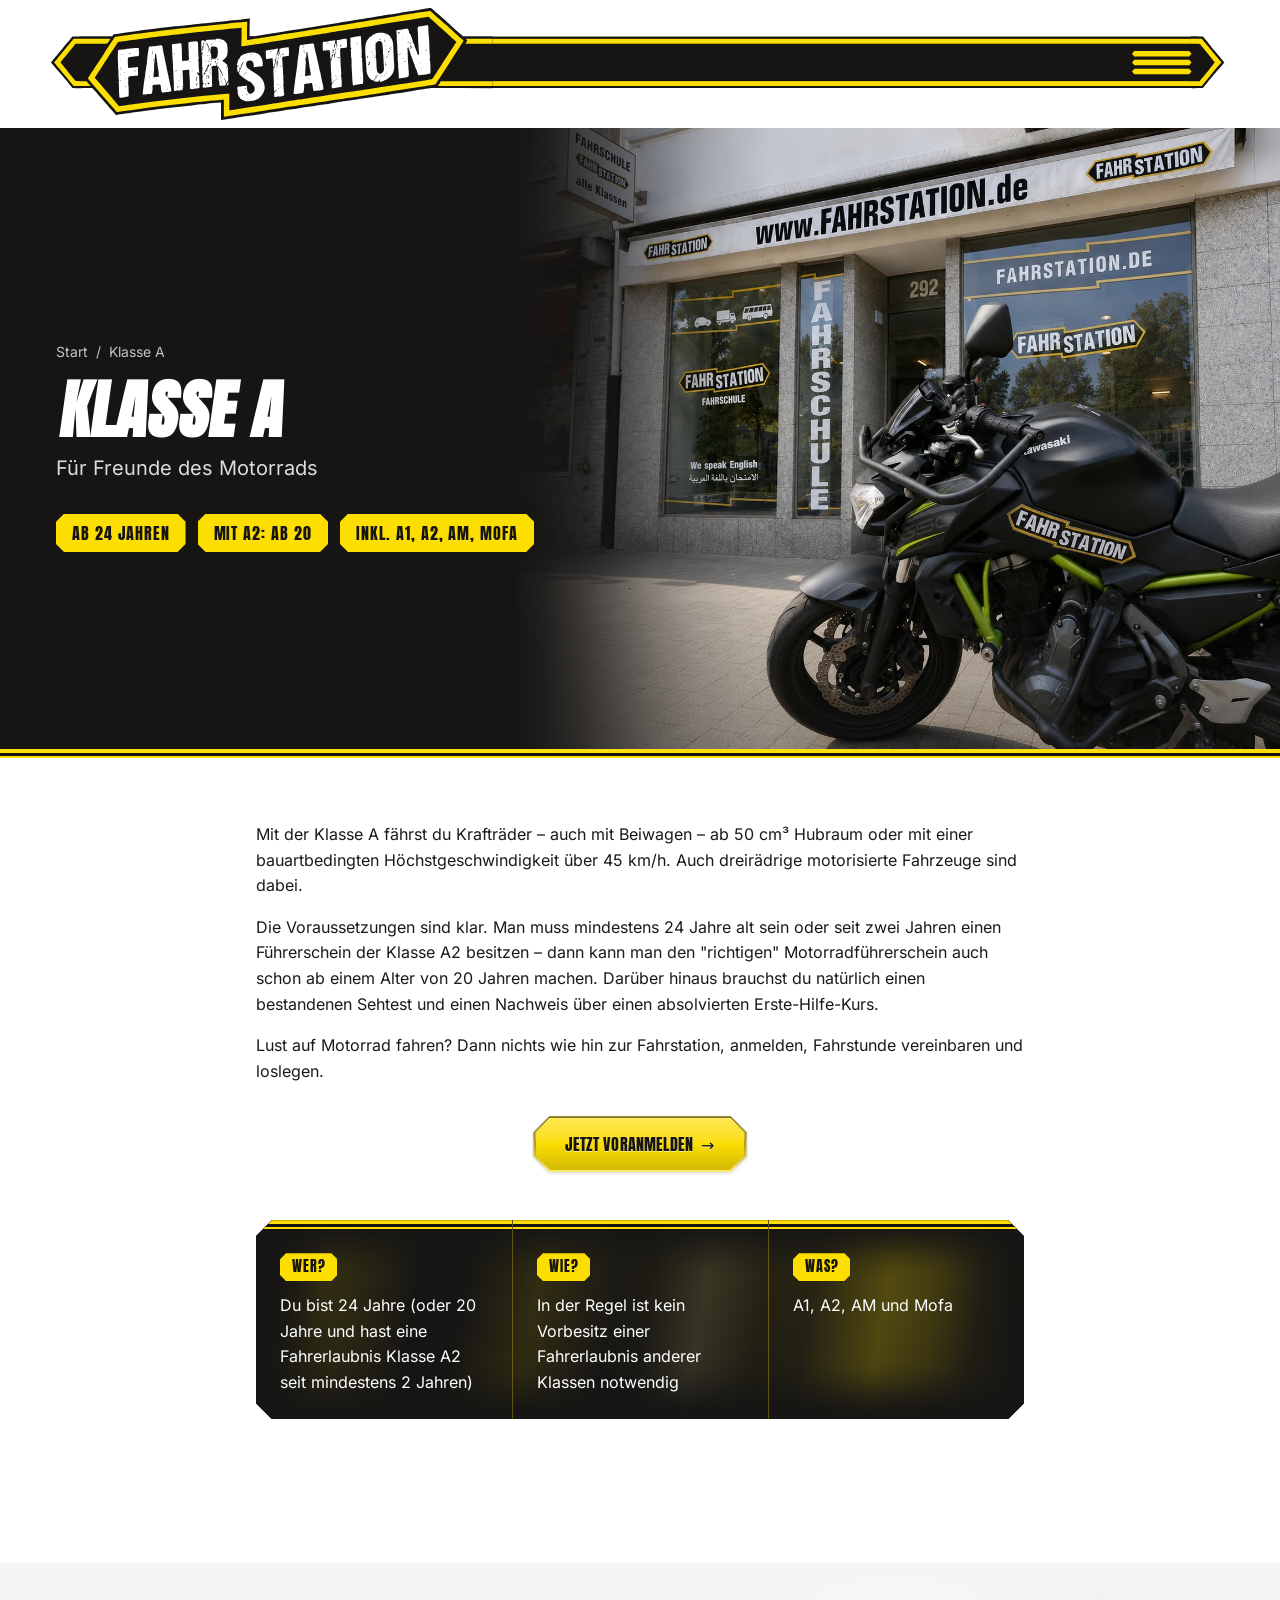
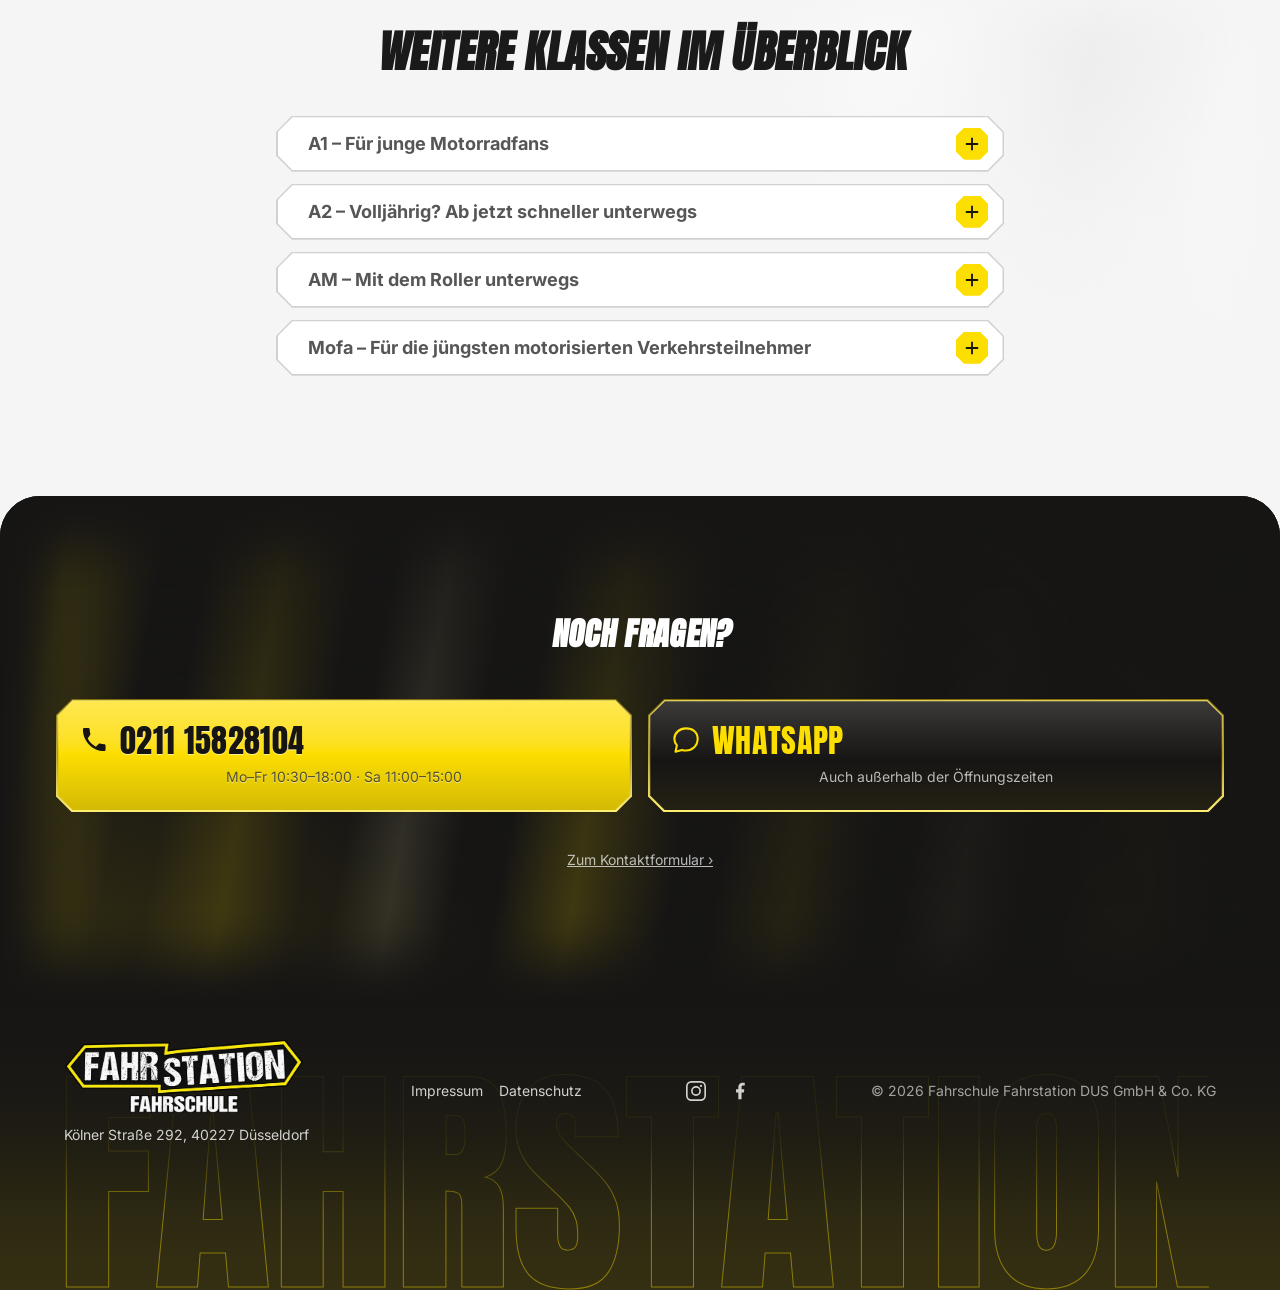
<file: klasse-a/index.html>
<!DOCTYPE html>
<html lang="de">
<head>
  <meta charset="UTF-8">
  <meta name="viewport" content="width=device-width, initial-scale=1">

  <title>Motorradführerschein Klasse A in Düsseldorf | Fahrstation</title>
  <meta name="description" content="Motorradführerschein Klasse A in Düsseldorf: Krafträder über 50 ccm/45 km/h, ab 24 Jahren oder ab 20 mit A2, inkl. Sehtest und Erste-Hilfe-Kurs. Jetzt anmelden!">
  <link rel="canonical" href="https://ayman-one.vercel.app/klasse-a">

  <meta property="og:type" content="website">
  <meta property="og:locale" content="de_DE">

  <link rel="icon" href="../assets/icons/favicon.ico">
  <link rel="apple-touch-icon" href="../assets/icons/apple-touch-icon.png">
  <link rel="manifest" href="../manifest.json">

  <link rel="stylesheet" href="../design-tokens.css?v=1425defe">
  <link rel="stylesheet" href="../styles.css?v=042ef628">

  <script type="application/ld+json">
  {
    "@context": "https://schema.org",
    "@type": "Course",
    "name": "Führerschein Klasse A",
    "description": "Motorradführerschein der Klasse A bei der Fahrstation in Düsseldorf: Krafträder über 50 ccm oder 45 km/h, ab 24 Jahren oder ab 20 Jahren mit Fahrerlaubnis A2 seit zwei Jahren.",
    "provider": {
      "@type": "Organization",
      "name": "Fahrschule Fahrstation DUS GmbH & Co. KG",
      "sameAs": "https://ayman-one.vercel.app/"
    }
  }
  </script>

  <script type="application/ld+json">
  {
    "@context": "https://schema.org",
    "@type": "BreadcrumbList",
    "itemListElement": [
      { "@type": "ListItem", "position": 1, "name": "Start", "item": "https://ayman-one.vercel.app/" },
      { "@type": "ListItem", "position": 2, "name": "Klasse A", "item": "https://ayman-one.vercel.app/klasse-a" }
    ]
  }
  </script>

  <!-- Seiten-eigene Komponenten für klasse-a.html: bewusst NICHT in
       styles.css, weil dieser Auftrag nur das Anlegen dieser einen Datei
       vorsieht und Vorlage/andere bestehende Dateien unangetastet bleiben
       sollen. Nutzt ausschließlich vorhandene Tokens aus design-tokens.css
       (Farben, Schrift, Abstände, --transition-base inkl. dessen
       prefers-reduced-motion-Abschaltung dort), definiert aber keine neuen
       globalen Klassen. -->
  <style>
    .kb-cta {
      margin: var(--space-8) 0 var(--space-12);
      text-align: center;
    }

    /* Nur auf dieser Seite gebraucht (Mofa-Bedingungen) — .faq-item__a ul
       erbt sonst den globalen Reset (list-style: none; padding: 0) aus
       styles.css und würde ohne diese Regel ohne Aufzählungspunkte
       erscheinen. */
    .kb-accordion-item__list {
      margin-inline: 0;
      padding-left: var(--space-6);
      list-style: disc;
    }

    .kb-accordion-item__list:last-child {
      margin-bottom: 0;
    }

    .kb-accordion-item__list li {
      margin: 0 0 var(--space-2);
    }

    .kb-accordion-item__list li:last-child {
      margin-bottom: 0;
    }
  </style>
</head>
<body class="has-mobile-cta-bar">

  <header class="site-header" id="site-header">
    <div class="site-header__inner">
      <a class="site-header__banner" href="../" aria-label="Fahrstation Düsseldorf – Startseite">
        <svg class="banner" aria-hidden="true"><rect class="banner__bar banner__bar--body"/><rect class="banner__bar banner__bar--edge-top"/><rect class="banner__bar banner__bar--edge-bottom"/><svg class="banner__cap" x="0" y="0" width="100%" height="100%" viewBox="0 0 1545 392" preserveAspectRatio="xMinYMid meet"><path fill="#161514" d="M595,361L595,331L589,331C586,332 581,332 577,332C566,333 548,335 533,337C525,337 507,339 493,341C450,345 399,351 367,355C350,357 333,359 330,360C326,361 316,362 307,363C291,365 251,371 236,373L228,375L219,365C205,349 197,340 164,302C155,291 146,282 145,281C143,280 136,280 114,280C99,281 84,281 81,280L75,280L54,254C42,240 25,220 16,210L0,191L2,188C3,187 7,181 12,176C16,171 26,159 35,148C44,138 53,126 57,122C61,118 66,111 69,107L75,100L145,100L214,100L216,96C218,93 219,92 221,92C223,91 260,86 297,81C335,76 404,67 432,64C439,64 447,63 448,63C453,62 506,56 610,46C623,44 647,42 662,41C676,39 690,38 692,37L696,37L695,68L695,99L703,99C708,99 717,98 724,97C730,96 747,93 760,91C774,89 794,86 804,84C822,81 855,76 899,69C929,64 990,55 1021,49C1037,47 1056,44 1064,42C1073,41 1088,39 1099,37C1110,35 1134,31 1152,28C1170,25 1190,22 1195,22C1200,21 1217,18 1233,15C1263,11 1303,4 1320,1C1332,-0 1329,-2 1348,16C1356,22 1375,39 1392,54C1408,69 1426,85 1432,90L1443,100L1494,100L1545,100L1545,190L1545,281L1439,280L1332,280L1312,283C1302,285 1278,288 1260,291C1242,294 1216,298 1202,300C1187,302 1164,306 1150,308C1135,310 1111,314 1096,316C1082,318 1058,322 1044,324C1029,326 1002,330 984,333C966,336 942,339 930,341C920,343 897,346 881,348C865,351 839,355 823,357C807,360 788,363 780,364C772,365 757,367 747,369C729,372 712,375 679,379C670,381 648,384 631,387C614,390 599,392 597,392L595,392L595,361Z"/><path fill="#FDDE01" d="M605,351C605,335 605,321 605,321C603,319 452,335 386,343C329,350 320,352 278,358C257,361 237,363 235,364L230,364L223,355C219,350 202,331 186,313C140,260 129,247 129,246C129,246 134,239 139,230C149,216 166,189 186,159C195,145 223,102 224,101C224,100 314,88 372,81C441,73 509,65 607,56C632,53 659,50 667,50C675,49 683,48 684,48L687,48L686,80C686,107 686,112 687,112C689,112 713,108 778,98C802,94 833,89 848,87C873,83 948,71 985,65C1005,62 1074,51 1154,38C1181,34 1207,29 1212,28C1261,20 1327,10 1329,11C1330,12 1341,22 1353,33C1366,44 1379,56 1382,58C1385,61 1397,72 1408,82C1418,91 1431,103 1436,107C1440,111 1444,115 1444,115C1444,116 1438,125 1431,136C1424,147 1408,171 1396,190C1383,210 1367,235 1360,246C1352,257 1346,267 1346,267C1345,268 1323,271 1150,298C1060,312 1037,315 996,321C953,328 880,339 838,345C818,348 783,354 760,357C737,361 692,368 662,372C631,377 606,381 606,381C605,381 605,368 605,351ZM677,350C705,346 746,340 769,336C792,333 826,327 846,324C866,321 884,319 888,318C891,317 917,313 946,309C1290,257 1333,251 1335,248C1337,246 1349,227 1372,191C1389,166 1405,140 1413,128C1416,123 1419,119 1419,118C1419,118 1394,96 1370,74C1367,72 1360,65 1354,60C1349,55 1339,47 1333,41L1321,31L1299,34C1242,44 1200,50 1156,57C1130,62 1092,68 1071,71C1050,74 1029,78 1024,78C1009,81 927,94 908,97C871,103 858,105 808,113C744,123 673,134 670,134L666,134L667,102C667,84 667,69 667,69C666,69 651,71 633,72C614,74 593,77 584,77C544,81 429,94 385,99C343,104 235,119 235,119C233,121 178,206 165,226L153,244L174,268C194,292 238,343 238,344C238,344 257,341 280,338C385,323 497,310 616,300L624,300L624,329C624,353 624,358 625,358C626,358 649,355 677,350ZM76,269C74,266 59,248 42,228C25,208 11,191 11,191C11,190 76,111 78,109C79,108 96,108 144,108L208,108L203,116C198,123 197,124 194,124C192,125 167,125 138,125L86,125L75,139C28,196 33,190 34,192C35,193 47,207 60,224C74,241 86,255 86,255C86,256 95,256 105,256L125,256L131,264C135,268 138,272 138,272C138,273 125,273 109,273L79,273L76,269ZM1354,272C1354,272 1357,268 1360,264L1364,256L1455,256L1545,256L1545,264L1545,273L1449,273C1397,273 1354,273 1354,272ZM1451,124C1451,124 1452,121 1454,119C1458,113 1458,113 1454,110L1452,108L1498,108L1545,108L1545,116L1545,125L1498,125C1472,125 1451,125 1451,124Z"/><path fill="#FFFFFF" d="M683,326C673,324 660,317 660,312C660,312 660,311 659,311C657,311 655,305 655,302C655,300 655,299 654,299C653,298 653,291 654,291C655,291 655,291 654,290C653,289 652,287 652,283C652,276 653,274 658,275C659,275 660,275 661,275C666,273 677,272 678,273C679,274 679,274 680,273C681,271 684,270 685,272C686,272 686,277 686,282C687,294 690,299 695,299C696,299 697,300 698,301C699,302 699,302 699,301C699,300 700,299 701,299C705,299 710,294 712,290C715,282 712,272 704,265C701,261 698,259 698,258C699,257 698,257 698,258C693,259 658,234 658,229C658,228 660,222 662,216C665,210 667,204 668,202C669,200 670,197 671,196C672,194 673,192 674,190L674,188L671,191C670,192 668,196 667,198C666,200 665,204 664,207C662,211 662,211 660,210C656,207 656,209 659,211L661,214L658,221L655,227L654,224C652,219 650,206 652,206C654,206 657,202 656,200C655,199 655,199 653,202L651,204L651,202C651,194 657,176 660,176C661,176 661,175 661,175C661,172 666,167 671,164C682,157 698,154 712,156C721,158 728,161 732,167C736,172 740,181 740,184C739,185 740,186 740,187C741,187 741,190 741,193C741,196 741,199 741,200C742,203 741,204 728,205C710,208 710,208 709,205C709,204 709,202 710,202C711,201 711,201 710,201C709,201 709,200 709,198C709,187 702,182 693,184C686,186 683,190 683,197C683,208 687,211 719,231C739,245 746,255 748,276C749,287 744,299 735,309C730,315 722,320 721,320C720,319 719,320 719,320C718,321 716,322 713,323C711,324 707,325 705,325C699,327 690,327 683,326ZM240,313C239,312 239,305 238,291C238,280 238,267 237,263C237,258 237,255 238,255C239,254 239,253 238,252C237,250 236,245 237,243C238,243 238,242 237,242C236,242 236,239 236,234C236,229 236,223 236,219C235,215 235,198 234,180C234,145 234,146 240,146C242,146 244,146 245,146C245,145 249,145 254,145C258,144 262,144 263,144C264,143 268,143 271,143C275,142 278,142 279,142C280,141 296,140 302,140L307,140L308,154C308,162 307,168 307,168C307,168 306,168 304,168C303,169 301,169 298,169C295,170 294,170 294,168C294,167 294,167 292,169C291,171 290,171 286,171C284,171 282,171 281,171C281,172 279,172 277,172C269,172 269,173 269,186C269,197 270,208 270,209C270,210 271,210 273,210C274,209 279,209 282,209C286,208 290,208 291,207C292,207 293,207 293,209C294,210 294,210 294,209C294,207 303,205 304,207C305,208 305,234 304,236C303,237 301,237 298,237C296,237 293,237 292,237C292,238 288,238 284,238C275,239 270,240 271,242C271,243 271,244 270,245C269,245 269,246 270,246C271,247 271,264 270,264C269,264 269,264 270,265C272,266 273,308 271,310C270,310 264,311 258,312C251,313 245,313 243,314C242,314 241,313 240,313ZM782,311C782,310 781,306 781,303C781,297 781,296 785,293C788,289 793,284 792,284C791,284 789,286 786,289L781,294L781,292C781,290 781,287 781,286C780,284 780,270 780,255C779,240 779,226 778,223C778,221 778,219 779,219C780,219 779,214 778,213C777,211 777,209 778,209C779,209 779,210 779,210C779,211 780,212 780,212C781,212 782,211 782,210C782,205 785,194 787,192C788,191 788,190 787,190C785,190 783,194 782,200C780,208 779,209 778,204C778,202 777,199 777,196C777,190 776,177 775,176C774,175 774,175 773,176C772,176 769,177 766,177C763,177 761,178 760,178C759,179 754,179 753,178C753,177 752,171 752,163C751,150 752,147 755,148C756,149 757,149 757,148C758,147 766,146 776,145C778,145 780,145 781,145C784,144 794,142 795,142C795,143 792,156 791,157C791,158 791,159 790,160C790,162 790,164 790,166C789,169 789,170 790,170C790,170 791,169 791,168C791,167 791,165 792,164C793,162 793,159 794,156C795,153 795,152 796,153C797,155 797,165 796,166C795,166 795,167 796,167C797,169 798,167 798,164C798,162 799,161 800,161C800,161 801,161 801,160C801,159 801,159 800,159C800,159 799,158 799,156C799,154 799,153 799,153C800,153 800,151 799,149C799,146 800,144 800,143C802,141 822,137 824,138C824,139 825,139 825,138C826,137 831,137 832,138C832,139 833,146 833,153C833,169 833,168 826,168C823,168 821,169 820,169C820,170 818,170 817,170C810,170 809,171 809,178C810,183 811,202 812,220C812,225 812,229 812,230C813,230 813,235 813,240C813,245 813,253 814,258C814,265 814,267 813,267C812,267 812,267 813,268C813,269 814,275 814,282C815,289 815,297 816,299C817,307 815,308 799,310C797,310 792,310 790,311C784,312 783,312 782,311ZM671,307C671,306 670,306 669,306C669,306 668,306 668,307C669,308 670,308 670,308C671,308 671,308 671,307ZM687,304C688,303 685,300 684,301C684,302 685,305 686,305C686,305 687,305 687,304ZM321,302C321,301 322,288 324,273C326,258 328,243 329,240C329,237 330,232 330,228C332,218 332,217 336,188C336,187 337,180 337,174C343,133 342,135 346,135C348,135 349,135 350,135C350,133 352,134 352,135C352,136 352,137 353,137C353,138 354,137 353,136C353,135 353,134 355,134C356,134 357,134 358,134C372,132 386,130 387,130C388,131 389,133 390,135C391,143 396,168 400,186C402,197 405,209 405,212C406,216 407,222 408,224C408,226 409,231 410,234C411,237 412,242 412,246C413,249 415,255 415,260C419,277 419,276 421,286C421,291 419,293 415,293C413,293 406,294 400,295C391,296 389,296 388,295C387,294 385,284 384,272C383,267 382,267 373,268C369,269 365,269 365,269C365,268 363,269 361,269C357,270 354,273 355,276C356,277 356,282 355,288C354,300 353,301 347,301C345,301 340,301 336,302C327,303 321,303 321,302ZM849,299C849,298 850,291 851,282C852,274 854,258 855,248C857,236 858,225 859,221C860,215 863,191 863,186C864,181 866,163 867,158C868,154 868,147 869,142C870,131 871,130 877,129C881,129 881,130 882,132C883,134 883,136 883,136C882,136 883,137 883,138C885,142 885,140 883,134C882,128 881,128 888,128C891,127 897,126 902,126C906,125 912,124 914,124L919,124L921,130C921,134 923,141 924,146C925,151 926,157 927,158C927,159 928,163 929,167C931,175 937,201 939,212C940,217 941,222 942,224C943,226 944,232 945,238C947,247 948,254 951,266C952,268 952,271 952,272C953,274 953,277 953,278C955,283 953,286 950,286C948,287 941,288 934,289C923,291 921,291 919,290C918,289 917,281 915,270C914,262 913,261 907,263C904,263 900,264 899,264C897,264 893,265 891,265L886,267L886,277C884,298 885,297 874,298C870,299 865,299 864,300C854,301 849,301 849,299ZM431,290C431,289 430,283 430,277C430,271 430,258 429,250C429,241 428,227 428,220C427,213 427,203 427,198C426,187 425,168 424,150C424,142 424,134 423,132C423,127 424,126 432,126C435,125 439,125 440,125C451,123 456,123 456,124C457,125 457,133 458,143C458,160 459,184 459,185C461,186 479,184 481,183C483,181 484,176 483,174C482,174 482,164 482,152C481,140 481,130 481,130C481,130 481,128 481,125C480,120 481,119 493,118C515,115 514,115 515,129C515,148 516,169 517,174C517,177 517,180 516,181C515,183 515,186 516,187C517,187 517,196 517,206C518,215 518,224 519,225C520,228 518,229 515,226C512,224 510,225 513,229C514,230 514,230 512,231C510,231 510,231 512,232C515,232 516,233 516,235C516,237 516,237 518,236C519,235 519,236 519,242C519,251 520,269 520,275C521,281 520,281 506,282C503,283 498,283 494,284C490,284 487,284 487,283C487,283 487,279 486,275C486,271 486,261 486,254C485,246 485,234 484,228C484,222 484,216 483,216C482,215 466,217 463,218C460,218 460,220 461,228C461,233 462,245 462,256C463,274 463,275 461,275C460,275 459,276 459,276C459,277 460,278 461,277C464,277 464,279 461,282C460,284 459,285 460,286C462,287 459,288 456,288C455,287 453,287 453,288C450,290 443,290 443,288C443,287 443,287 442,288C441,290 440,290 439,290C438,289 437,290 436,290C436,291 432,291 431,290ZM409,286C409,285 408,285 408,285C407,285 406,285 406,286C406,287 407,287 408,287C408,287 409,287 409,286ZM681,281C681,279 679,278 679,280C679,283 680,286 681,285C682,284 682,282 681,281ZM798,282C799,280 797,280 796,281C795,282 795,283 796,283C796,283 797,283 798,282ZM941,280C941,279 941,279 940,279C939,279 939,279 939,280C939,281 939,281 940,281C941,281 941,281 941,280ZM983,279C981,276 983,265 985,263C988,260 993,253 993,253C992,253 990,255 987,258L982,264L982,258C982,256 982,252 982,250C981,249 981,241 981,232C980,216 979,196 979,191C978,189 979,188 980,188C981,188 981,187 980,186C979,185 978,183 978,182L978,180L980,182C982,184 982,184 982,182C982,179 985,169 987,166C988,162 988,161 985,164C983,165 982,166 983,166C983,167 984,168 983,169C983,170 982,172 982,175C981,177 981,179 980,179C979,179 977,171 977,166C978,155 975,145 973,147C972,147 969,148 965,148C962,149 958,149 957,149C952,151 951,149 951,134C951,119 951,118 957,118C958,118 964,118 969,117C974,116 979,115 980,115C980,116 981,115 982,115C983,114 988,113 990,114C990,115 991,115 991,114C993,112 996,113 996,115C995,115 995,118 994,120C994,123 993,125 993,126C992,128 991,131 991,138C990,143 993,140 994,134C994,130 995,126 996,124L997,122L998,126C998,128 999,130 999,130C1000,130 1001,123 1000,116C1000,112 1000,112 1003,112C1007,111 1015,110 1018,109C1020,109 1023,109 1027,108C1031,107 1034,107 1034,108C1035,109 1036,115 1036,123C1036,137 1036,137 1034,138C1031,139 1019,140 1017,140C1014,140 1012,143 1012,146C1012,156 1013,181 1014,182C1014,183 1014,184 1013,184C1012,185 1012,186 1013,186C1013,187 1014,193 1014,201C1015,209 1015,220 1016,225C1016,232 1016,236 1015,236C1014,238 1014,238 1015,239C1017,240 1019,274 1017,276C1016,277 991,281 986,281C985,281 984,280 983,279ZM444,277C444,277 445,276 446,275C447,275 448,273 446,273C445,273 442,276 442,278C442,278 442,279 443,279C444,279 444,278 444,277ZM532,278C530,277 531,268 533,265C535,262 535,260 533,262C531,263 531,263 531,258C531,256 531,251 530,249C530,246 531,243 531,242C532,240 532,240 531,239C529,238 529,211 531,210C531,209 532,208 531,208C531,207 530,208 529,209C528,210 528,210 529,208C529,207 529,204 529,202C529,201 529,193 529,184C529,176 528,169 528,169C526,169 527,165 529,162C532,157 532,153 529,157L527,159L527,154C527,151 527,147 527,144C526,142 526,135 526,128C526,116 526,116 528,114C531,113 534,113 535,114C535,115 536,116 536,116C537,116 537,115 537,115C536,114 537,113 537,113C538,113 538,114 538,115C537,117 538,118 540,117C541,116 542,115 542,114C541,112 546,111 552,111C555,111 557,111 558,111C559,110 565,110 565,111C565,112 566,112 567,111C568,110 570,109 572,109C575,109 575,109 574,111C573,112 573,113 574,113C575,113 576,112 576,110C577,108 578,108 585,108C591,108 593,108 594,109C594,110 595,111 596,110C602,109 611,116 615,124C619,135 620,160 615,169C613,173 607,180 603,182C599,185 599,187 604,188C608,190 612,193 616,199L618,203L616,205C613,208 613,210 616,207C618,206 618,206 619,207C620,209 620,215 619,215C618,215 618,215 619,216C619,217 620,225 620,236C621,254 621,254 618,258C617,260 616,262 616,262C616,265 614,262 612,256C609,248 607,244 606,244C606,244 607,248 609,253C613,263 614,267 612,267C611,267 611,268 611,269C612,271 609,272 602,272C598,272 598,272 599,270C600,269 600,269 599,269C598,269 597,270 597,271C596,272 595,273 594,273C590,273 589,270 589,262C589,258 588,255 588,255C587,254 586,241 587,240C588,240 588,239 587,239C587,238 586,231 586,223L585,209L587,211C590,214 592,217 592,220C592,220 593,223 594,224C597,228 600,234 600,236C600,236 601,237 602,237C603,237 604,238 597,224C594,217 591,212 590,212C588,212 586,208 587,206C588,205 588,205 587,205C586,205 585,205 585,206C585,208 584,207 582,204C580,202 580,202 581,200C582,199 579,192 577,193C577,194 578,195 579,196C580,198 580,198 579,199C578,200 578,201 578,202C578,203 577,203 575,202C570,202 562,204 562,206C562,207 561,208 561,209C560,210 560,210 561,209C563,209 563,210 563,223C563,237 564,257 564,268C565,276 564,277 552,277C546,277 542,278 542,278C542,280 537,279 537,278C536,277 536,277 536,278C536,279 533,279 532,278ZM263,274C263,274 262,273 261,273C259,273 259,273 260,274C261,275 262,276 262,276C263,276 263,275 263,274ZM805,274C805,273 805,273 804,273C803,273 803,273 803,274C803,275 803,275 804,275C805,275 805,275 805,274ZM544,262L544,260L542,263C540,265 539,267 540,267C541,268 541,270 541,271C541,274 541,274 542,270C542,268 543,264 544,262ZM511,269C511,268 512,266 512,265C513,264 513,264 512,263C511,262 510,263 510,265C509,267 508,269 508,270C507,270 507,271 508,271C509,273 510,271 511,269ZM928,271C928,270 927,270 927,270C926,270 926,270 926,271C927,272 928,272 928,272C929,272 929,272 928,271ZM1057,270C1056,268 1055,259 1054,240C1054,233 1054,227 1053,227C1053,226 1053,223 1053,220C1053,216 1053,211 1052,207C1052,203 1052,194 1052,186C1052,178 1051,172 1051,172C1050,172 1050,170 1050,168C1050,165 1050,159 1050,154C1049,145 1049,144 1051,142C1052,140 1052,140 1051,140C1049,141 1049,142 1048,124C1048,121 1048,115 1048,112C1047,105 1048,103 1054,103C1057,102 1062,102 1065,101C1068,100 1072,100 1074,99C1076,99 1079,99 1080,99C1085,97 1085,96 1086,130C1087,140 1087,149 1088,150C1088,151 1088,153 1087,153C1086,154 1086,155 1087,155C1088,156 1088,171 1087,171C1086,171 1086,171 1086,172C1086,173 1087,173 1088,173C1089,173 1089,175 1089,181C1089,185 1089,191 1090,193C1090,195 1090,203 1090,210C1091,218 1091,226 1092,230C1093,246 1093,263 1092,264C1091,266 1088,266 1084,266C1080,267 1077,267 1076,267C1075,268 1072,268 1068,269C1065,270 1062,270 1060,271C1059,271 1058,270 1057,270ZM615,269C615,268 616,266 618,263L621,258L621,262C622,268 621,270 618,270C617,270 616,270 615,269ZM601,264C599,261 597,260 597,260C597,261 604,269 605,268C605,268 604,266 601,264ZM796,268C796,267 795,266 794,266C794,266 793,267 793,268C793,268 794,269 794,269C795,269 796,268 796,268ZM553,265C556,262 555,261 552,262C549,262 548,263 549,266C550,268 552,267 553,265ZM611,263C611,262 610,261 609,262C608,262 609,264 610,264C611,264 611,264 611,263ZM591,259C590,258 590,258 590,259C590,260 591,261 592,260C592,260 592,259 591,259ZM596,257C596,256 596,256 595,256C594,256 594,256 594,257C594,258 594,258 595,258C596,258 596,258 596,257ZM1136,257C1134,257 1132,256 1131,256C1130,255 1135,246 1137,246C1139,246 1139,245 1139,244C1138,243 1139,241 1142,238C1144,235 1146,233 1146,232C1145,232 1139,239 1134,247L1128,255L1123,252C1112,245 1104,230 1104,216C1104,213 1104,210 1104,209C1103,208 1103,202 1103,195C1102,188 1102,176 1101,168C1098,130 1101,118 1113,105C1118,99 1119,99 1121,100C1122,101 1122,101 1122,99C1121,98 1128,92 1131,92C1132,92 1133,91 1134,91C1136,89 1140,88 1148,87C1150,87 1153,87 1154,86C1159,86 1171,89 1178,92C1190,99 1198,115 1198,134C1198,142 1200,178 1201,194C1203,215 1199,228 1187,241C1179,249 1170,254 1159,257C1150,259 1150,259 1151,254L1151,250L1149,254C1147,258 1145,259 1136,257ZM244,255C244,254 243,254 242,254C241,254 241,255 242,256C242,257 244,256 244,255ZM511,250C511,246 511,243 511,243C510,243 510,242 510,241C509,240 509,242 509,247C509,255 510,258 511,257C511,256 511,253 511,250ZM449,254C449,254 448,253 447,253C446,253 446,253 447,254C448,255 449,256 449,256C450,256 450,255 449,254ZM597,252C596,251 595,253 596,254C596,255 596,255 597,254C597,253 597,253 597,252ZM370,252C370,251 369,250 369,250C368,250 368,251 369,252C369,252 370,253 370,253C371,253 371,252 370,252ZM998,252C998,251 998,251 997,251C996,251 996,251 996,252C996,253 996,253 997,253C998,253 998,253 998,252ZM905,250C904,249 904,249 904,250C904,251 905,252 906,251C906,251 906,250 905,250ZM1002,249C1002,248 1002,248 1001,248C1000,248 1000,248 1000,249C1000,250 1000,250 1001,250C1002,250 1002,250 1002,249ZM263,247C263,246 263,246 262,246C261,246 261,246 261,247C261,248 261,248 262,248C263,248 263,248 263,247ZM546,245C546,244 546,243 545,243C544,243 543,246 544,247C544,249 546,247 546,245ZM900,246C899,245 899,245 899,246C899,247 900,248 901,247C901,247 901,246 900,246ZM1084,247C1084,246 1084,246 1083,246C1082,246 1082,246 1082,247C1082,248 1082,248 1083,248C1084,248 1084,248 1084,247ZM553,244C554,238 554,235 553,235C552,235 551,236 551,242C550,248 551,249 553,244ZM1152,246C1153,245 1153,244 1152,244C1152,244 1151,245 1151,246C1150,246 1150,247 1150,247C1151,247 1151,246 1152,246ZM595,244C595,244 595,243 594,243C593,243 592,245 593,245C594,246 595,246 595,244ZM1217,245C1217,244 1217,243 1217,242C1217,242 1217,236 1217,229C1216,222 1216,213 1215,209C1215,205 1215,194 1214,186C1213,174 1213,169 1214,168C1215,167 1215,167 1214,167C1213,167 1213,165 1213,162C1213,160 1213,153 1212,148C1212,144 1212,137 1212,134C1210,112 1210,102 1210,93C1209,87 1209,82 1209,81C1207,80 1210,77 1212,77C1213,78 1215,77 1216,77C1216,76 1220,76 1224,76C1228,75 1231,75 1232,75C1234,73 1248,72 1249,73C1251,75 1254,84 1253,86C1253,86 1253,87 1254,88C1255,88 1257,90 1258,93C1259,95 1261,101 1263,106C1267,116 1267,118 1266,118C1265,117 1265,117 1265,118C1265,118 1266,119 1267,120C1269,121 1273,132 1273,134C1272,134 1272,135 1273,135C1273,136 1276,142 1279,150C1284,165 1284,166 1287,164C1288,163 1288,161 1288,156C1287,152 1287,150 1288,150C1289,150 1289,150 1288,149C1287,148 1286,135 1285,114C1285,97 1284,82 1283,76C1283,67 1285,64 1290,64C1295,64 1297,63 1305,62C1318,60 1319,60 1320,61C1320,62 1321,70 1321,81C1322,91 1322,100 1323,102C1323,103 1323,111 1324,120C1324,141 1325,153 1326,167C1327,177 1326,179 1325,180C1324,182 1324,182 1325,182C1327,182 1327,183 1328,202C1328,207 1328,214 1328,218C1329,229 1329,230 1319,231C1316,232 1307,233 1300,234C1290,236 1287,236 1286,235C1285,233 1280,221 1280,219C1280,218 1280,217 1279,217C1279,216 1278,214 1277,212C1276,210 1274,205 1273,200C1271,195 1269,190 1268,188C1267,185 1264,176 1260,166C1257,156 1254,148 1254,147C1254,146 1254,145 1253,145C1251,145 1251,141 1253,139C1254,138 1254,138 1252,138C1247,139 1247,140 1248,149C1249,169 1249,178 1249,179C1248,179 1248,180 1249,180C1249,180 1250,186 1250,194C1251,201 1251,213 1252,220C1253,240 1253,242 1245,242C1242,243 1240,243 1239,243C1238,244 1236,244 1234,244C1231,245 1227,245 1224,246C1219,246 1218,246 1217,245ZM346,242C346,241 346,241 345,241C344,241 344,241 344,242C344,243 344,243 345,243C346,243 346,243 346,242ZM899,242C899,241 899,240 898,240C898,240 898,241 898,242C898,242 898,243 899,243C900,243 900,242 899,242ZM373,241L378,241L377,234C377,227 377,226 376,220C375,215 374,208 373,203C373,201 372,193 371,186C370,179 369,169 368,166C368,161 367,159 366,159C366,159 365,159 365,160C365,160 364,165 364,170C363,176 363,183 363,186C363,189 363,192 362,192C362,192 361,195 361,199C361,202 361,209 361,214C360,219 360,227 359,232L359,242L363,242C366,242 370,242 373,241ZM547,238C547,235 547,233 546,234C545,235 544,241 545,241C545,241 546,240 547,238ZM1002,239C1002,238 1002,238 1001,238C1000,238 1000,238 1000,239C1000,240 1000,240 1001,240C1002,240 1002,240 1002,239ZM1138,238C1140,235 1139,235 1136,238C1135,239 1134,240 1135,240C1135,240 1137,239 1138,238ZM1158,237C1158,236 1157,236 1157,237C1156,237 1156,238 1156,239C1157,240 1158,240 1158,239C1159,239 1159,238 1158,237ZM455,238C455,238 455,237 454,236C453,236 453,237 453,237C453,238 453,239 454,239C455,239 455,239 455,238ZM876,238C876,237 875,236 874,237C873,237 874,239 875,239C876,239 876,239 876,238ZM997,237C997,236 997,236 996,236C995,236 995,237 995,238C995,238 995,239 996,238C997,238 997,237 997,237ZM900,236C905,236 909,235 909,235C909,235 909,232 909,228C907,217 907,217 907,215C906,214 905,207 904,200C904,197 899,166 897,156C897,151 894,152 894,158C894,161 894,166 893,171L893,178L891,176C890,175 889,174 888,174C888,175 891,180 892,180C893,180 893,181 893,182C893,183 892,183 890,182C890,181 889,181 889,182C888,182 889,184 890,184C892,186 892,186 892,192C891,196 891,203 891,208C890,213 890,222 890,228C889,235 889,238 890,238C891,238 895,237 900,236ZM540,230C541,226 541,226 539,227C538,227 538,227 538,226C539,226 539,225 538,225C537,224 537,225 536,227C536,229 535,230 535,231C534,231 534,232 534,234C534,236 534,236 536,234C537,233 539,231 540,230ZM594,235C594,234 594,234 593,234C592,234 592,234 592,235C592,236 592,236 593,236C594,236 594,236 594,235ZM677,233C676,233 674,234 674,235C674,236 675,236 676,235C676,234 677,234 677,233ZM1167,235C1168,234 1166,233 1165,234C1164,234 1165,236 1166,236C1166,236 1167,236 1167,235ZM244,232C244,232 243,231 243,231C241,232 241,234 242,234C243,234 244,233 244,232ZM557,228C556,227 556,224 556,221C557,218 557,217 556,219C554,224 556,233 558,231C558,230 558,229 557,228ZM589,228C589,227 589,227 588,228C587,228 587,229 587,229C587,230 587,230 588,230C589,229 589,228 589,228ZM684,228C685,228 685,227 685,226C684,226 681,227 681,229C681,230 682,230 684,228ZM1156,229C1162,226 1167,217 1165,213C1165,212 1165,210 1166,209C1167,208 1167,208 1166,208C1165,208 1165,206 1165,203C1165,201 1165,198 1165,197C1164,196 1164,189 1164,181C1163,173 1163,166 1163,165C1162,164 1162,158 1162,151C1160,126 1160,124 1158,121C1154,114 1146,114 1140,120L1136,124L1136,133C1136,138 1136,142 1136,143C1135,144 1135,145 1136,145C1137,146 1138,172 1136,172C1136,172 1135,172 1135,173C1135,174 1136,174 1136,174C1138,174 1138,175 1138,178C1138,181 1138,184 1139,186C1139,187 1139,193 1139,199C1141,222 1141,223 1145,227C1148,230 1151,231 1156,229ZM1174,228C1174,226 1172,227 1172,229C1171,230 1171,230 1172,230C1173,230 1174,229 1174,228ZM678,228C678,227 678,227 677,227C676,227 676,227 676,228C676,229 676,229 677,229C678,229 678,229 678,228ZM258,227C258,226 257,226 256,226C256,226 255,226 255,227C255,228 256,228 256,228C257,228 258,228 258,227ZM544,222C542,219 543,217 546,219C547,220 547,220 548,218C548,217 548,216 547,216C545,216 546,214 548,212C549,211 550,209 549,209C549,208 550,206 552,205C554,203 554,202 553,201C553,200 552,199 552,198C552,196 551,196 549,199C548,201 547,202 548,203C549,203 548,206 545,210C544,212 543,214 543,214C543,215 542,216 541,218C539,220 539,220 540,222C543,225 546,225 544,222ZM787,223C787,222 787,222 786,222C785,222 785,222 785,223C785,224 785,224 786,224C787,224 787,224 787,223ZM440,218C440,216 439,217 437,219C435,222 436,224 438,221C439,220 440,218 440,218ZM295,221C296,221 295,219 294,218C293,217 293,217 293,219C293,222 294,223 295,221ZM495,220C495,219 495,219 494,220C493,220 493,221 493,221C493,222 493,222 494,222C495,221 495,220 495,220ZM248,216C248,215 247,215 246,215C246,215 245,215 245,216C245,217 246,217 246,217C247,217 248,217 248,216ZM558,214C558,214 558,213 557,213C556,213 556,214 556,214C556,215 556,216 557,216C558,216 558,215 558,214ZM615,212C615,212 615,211 614,210C613,210 613,211 613,211C613,212 613,213 614,213C615,213 615,213 615,212ZM684,210C684,210 684,209 683,210C682,210 682,211 682,212C682,212 682,213 683,212C684,212 684,211 684,210ZM1296,210C1296,209 1294,210 1294,212C1294,213 1294,213 1295,212C1296,211 1297,210 1296,210ZM245,210C247,207 245,206 244,209C243,210 242,211 242,211C242,213 244,212 245,210ZM999,209C999,208 999,208 998,208C997,209 997,210 997,210C997,211 997,211 998,210C999,210 999,209 999,209ZM792,207C792,206 792,206 791,206C790,206 790,206 790,207C790,208 790,208 791,208C792,208 792,208 792,207ZM805,203C802,200 799,199 801,201C801,202 807,206 808,206C808,206 807,205 805,203ZM792,202C794,191 795,180 795,180C794,180 794,182 793,184C792,189 791,194 791,192C791,191 791,190 790,190C789,190 789,191 790,194C790,196 790,199 790,201C790,206 792,206 792,202ZM584,202C584,201 583,201 583,202C582,202 581,203 582,203C582,204 584,203 584,202ZM1173,197C1171,195 1170,196 1171,200C1171,203 1171,203 1173,201C1174,199 1174,199 1173,197ZM560,198C559,197 560,196 560,195C561,194 562,193 562,193C562,191 558,195 557,198C557,199 557,200 557,200C559,201 560,200 560,198ZM1114,197C1114,197 1115,195 1115,193C1117,190 1117,189 1116,188C1115,187 1112,191 1112,194C1112,195 1112,196 1111,196C1110,196 1110,198 1111,200C1113,201 1115,199 1114,197ZM586,192C586,191 584,192 584,194C584,195 584,195 585,194C586,193 587,192 586,192ZM1171,192C1171,191 1171,190 1170,190C1169,191 1169,192 1169,193C1169,193 1169,194 1170,194C1171,194 1171,193 1171,192ZM1293,194C1293,193 1291,192 1291,193C1290,194 1291,194 1291,194C1292,194 1293,194 1293,194ZM576,187C573,185 572,185 574,189C575,192 575,192 577,190C578,189 578,189 576,187ZM360,189C360,187 358,186 358,188C358,189 360,191 361,191C361,190 361,190 360,189ZM555,187C555,186 555,186 554,186C553,185 551,188 552,190C552,191 552,191 554,189C554,188 555,187 555,187ZM583,190C583,189 583,189 582,189C581,189 581,189 581,190C581,191 581,191 582,191C583,191 583,191 583,190ZM1244,183C1244,182 1242,183 1240,185C1239,187 1237,189 1237,189C1237,190 1239,189 1240,187C1242,185 1244,183 1244,183ZM488,187C487,186 486,186 485,186C484,187 486,189 488,189C489,189 489,189 488,187ZM563,186C563,186 562,185 562,185C561,185 560,186 560,187C560,188 562,188 563,186ZM789,187C789,187 788,186 788,185C787,184 787,183 788,180C790,177 790,175 788,176C787,177 786,178 786,179C786,181 785,182 784,182C783,182 783,184 785,186C786,188 789,189 789,187ZM544,186C544,185 543,185 542,185C542,185 541,185 541,186C541,187 542,187 542,187C543,187 544,187 544,186ZM361,183C360,180 358,179 358,181C358,182 361,186 362,186C362,185 362,184 361,183ZM246,184C246,183 246,183 245,183C244,183 244,183 244,184C244,185 244,185 245,185C246,185 246,185 246,184ZM556,178C556,177 556,177 555,178C554,178 554,179 554,180C554,182 554,182 555,180C555,179 556,178 556,178ZM565,177C566,177 567,178 568,178C570,180 571,180 571,178C571,178 572,177 573,177C581,177 584,169 584,154C584,138 581,135 568,135C564,135 561,136 560,136C559,137 559,149 560,151C561,151 561,152 560,152C559,152 552,138 552,135C552,133 546,123 544,122C543,122 543,122 544,124C545,125 546,127 546,128C546,129 547,131 548,132C552,139 554,146 551,151C550,152 550,153 551,153C551,153 552,152 553,150L554,146L557,151C560,156 561,158 559,156C558,155 557,155 557,156C556,157 556,157 557,157C559,157 562,164 560,165C559,166 559,166 560,166C561,167 561,170 561,174C561,181 562,184 563,180C563,179 564,177 565,177ZM583,181C584,180 584,179 583,178C583,177 582,177 582,178C582,178 582,180 581,180C581,182 582,183 583,181ZM575,180C576,179 576,178 575,178C575,178 574,179 574,180C573,180 573,181 574,181C574,181 575,180 575,180ZM588,179C588,178 586,177 586,178C585,179 586,179 586,179C587,179 588,179 588,179ZM796,177C796,176 796,174 797,173C797,171 797,171 796,172C794,175 793,178 795,178C796,178 796,177 796,177ZM1234,177C1234,176 1233,176 1232,176C1232,176 1231,176 1231,177C1231,178 1232,178 1232,178C1233,178 1234,178 1234,177ZM786,175C786,174 785,174 784,174C783,174 783,175 784,176C784,177 786,176 786,175ZM994,168C994,166 995,161 995,158C997,149 996,148 994,157C993,162 992,163 991,161C991,160 990,159 990,159C989,159 990,163 991,164C991,164 992,165 992,166C992,167 992,170 992,172C992,179 994,175 994,168ZM1011,176C1011,175 1004,171 1002,171C1000,171 1002,173 1007,175C1011,177 1011,177 1011,176ZM1170,175C1170,174 1170,174 1169,174C1168,174 1168,174 1168,175C1168,176 1168,176 1169,176C1170,176 1170,176 1170,175ZM557,172C555,172 555,173 556,174C556,175 556,175 557,174C558,173 558,172 557,172ZM1109,173C1109,172 1109,171 1108,170C1107,168 1105,170 1106,173C1107,175 1109,175 1109,173ZM1132,174C1132,173 1132,173 1131,173C1130,173 1130,173 1130,174C1130,175 1130,175 1131,175C1132,175 1132,175 1132,174ZM1177,171C1178,170 1179,168 1178,168C1178,168 1174,171 1174,172C1174,174 1176,173 1177,171ZM805,170C805,170 805,169 804,169C803,169 803,170 803,170C803,171 803,172 804,172C805,172 805,171 805,170ZM530,165C530,163 528,165 529,167C529,168 529,168 530,167C531,166 531,165 530,165ZM549,166C549,166 548,165 548,165C547,165 546,166 546,167C546,168 548,168 549,166ZM556,164C555,163 555,164 555,166C555,167 555,168 556,167C556,167 556,165 556,164ZM1131,165C1131,164 1130,164 1129,164C1129,165 1129,166 1130,166C1132,167 1133,166 1131,165ZM687,165C688,165 688,164 687,164C686,163 686,164 686,164C686,166 687,166 687,165ZM804,165C804,164 804,164 803,164C802,164 802,164 802,165C802,166 802,166 803,166C804,166 804,166 804,165ZM250,163C250,162 249,162 248,162C247,162 247,162 248,163C249,165 251,165 250,163ZM1219,162C1218,160 1217,161 1217,164C1218,165 1218,165 1219,164C1220,163 1220,163 1219,162ZM700,163C700,162 700,162 699,162C698,162 698,162 698,163C698,164 698,164 699,164C700,164 700,164 700,163ZM814,162C814,160 811,158 810,160C809,161 809,161 810,163C812,164 814,164 814,162ZM357,158C357,155 356,153 355,153C354,153 354,155 355,156C356,156 356,158 356,160C356,161 356,163 357,163C357,163 357,161 357,158ZM1182,162C1182,161 1182,161 1181,161C1181,161 1180,161 1180,162C1179,163 1180,163 1180,163C1181,163 1182,163 1182,162ZM1244,161C1244,161 1244,160 1243,160C1242,159 1242,160 1242,160C1242,161 1242,162 1243,162C1244,162 1244,162 1244,161ZM278,158C278,158 277,158 275,158C272,158 271,160 274,160C276,161 278,159 278,158ZM433,159C434,157 432,157 431,158C430,159 430,160 431,160C431,160 432,160 433,159ZM1224,159C1224,158 1224,158 1223,158C1222,158 1222,158 1222,159C1222,160 1222,160 1223,160C1224,160 1224,160 1224,159ZM887,156C886,155 886,155 886,156C886,158 887,159 888,158C888,157 888,156 887,156ZM988,153C987,151 985,151 985,154C985,156 987,158 988,157C989,156 989,155 988,153ZM1127,157C1126,155 1124,155 1124,156C1124,157 1125,158 1126,158C1126,158 1127,157 1127,157ZM1184,153C1186,150 1186,149 1185,149C1183,149 1179,154 1179,155C1179,158 1182,156 1184,153ZM770,152C770,151 770,151 769,151C768,151 767,152 767,153C767,154 767,154 768,154C769,154 770,153 770,152ZM1123,153C1123,152 1123,152 1122,152C1121,152 1121,152 1121,153C1121,154 1121,154 1122,154C1123,154 1123,154 1123,153ZM887,151C887,149 885,147 884,148C884,149 885,152 886,152C887,152 887,151 887,151ZM356,148C355,147 355,148 355,149C355,150 355,151 356,150C356,150 356,148 356,148ZM990,147C989,145 986,147 987,150C988,151 988,151 990,150C991,148 991,148 990,147ZM300,149C300,148 300,148 299,148C298,148 298,148 298,149C298,150 298,150 299,150C300,150 300,150 300,149ZM532,146C533,143 533,140 534,128C535,126 535,123 536,122C538,119 537,119 534,121C532,124 532,124 533,125C534,126 534,127 532,131C530,133 529,136 530,136C530,137 530,140 530,144C530,151 531,152 532,146ZM998,144C998,144 998,143 997,143C996,143 995,145 995,148C995,150 998,146 998,144ZM1315,148C1316,148 1316,147 1315,146C1313,146 1311,147 1311,148C1312,149 1315,149 1315,148ZM986,146C986,145 986,145 985,145C984,145 984,146 984,147C984,147 984,148 985,148C986,147 986,146 986,146ZM1190,143C1190,142 1189,142 1189,143C1188,143 1188,144 1188,145C1189,146 1190,146 1190,145C1191,145 1191,144 1190,143ZM1262,140C1263,140 1263,138 1262,138C1262,137 1261,136 1260,134C1260,131 1259,131 1257,132C1256,133 1256,133 1258,135L1260,138L1257,141C1253,144 1253,146 1257,143C1259,141 1261,140 1262,140ZM1007,142C1007,141 1006,140 1005,141C1004,141 1005,143 1006,143C1007,143 1007,143 1007,142ZM1187,141C1187,140 1187,140 1186,140C1185,140 1184,141 1184,142C1184,143 1184,143 1185,143C1186,143 1187,142 1187,141ZM541,139C540,138 540,139 540,140C540,141 540,142 541,141C541,141 541,139 541,139ZM999,135C1000,132 1000,130 998,131C998,132 997,139 998,139C998,139 999,137 999,135ZM1191,138C1191,137 1189,135 1189,135C1188,136 1189,139 1190,139C1191,139 1191,139 1191,138ZM490,134C490,133 490,133 489,133C488,133 488,133 488,134C488,135 488,135 489,135C490,135 490,135 490,134ZM1017,133C1016,131 1013,129 1012,131C1011,132 1011,132 1012,133C1014,134 1017,134 1017,133ZM1172,131C1172,130 1172,130 1171,130C1170,130 1170,130 1170,131C1170,132 1170,132 1171,132C1172,132 1172,132 1172,131ZM1003,130C1003,129 1003,129 1002,129C1001,129 1001,129 1001,130C1001,131 1001,131 1002,131C1003,131 1003,131 1003,130ZM563,128C564,127 565,125 565,125C565,123 565,123 563,125C559,129 559,131 563,128ZM543,127C544,126 542,125 541,126C540,126 541,128 542,128C542,128 543,128 543,127ZM1259,122C1257,120 1255,123 1257,125C1258,126 1258,126 1259,124C1259,123 1259,122 1259,122ZM1073,124C1073,123 1072,122 1072,122C1070,122 1070,123 1071,124C1072,125 1073,125 1073,124ZM1251,119C1248,118 1248,118 1249,120C1250,121 1250,121 1249,122C1249,123 1248,124 1248,124C1248,125 1249,124 1250,122C1253,120 1253,119 1251,119ZM971,123C971,122 970,122 970,122C969,122 968,122 968,123C968,124 969,124 970,124C970,124 971,124 971,123ZM607,121C607,121 607,120 606,121C605,121 605,122 606,122C606,123 607,123 607,121ZM1170,117C1169,117 1169,115 1169,113C1169,111 1169,110 1168,110C1168,110 1167,111 1167,113C1168,114 1168,116 1168,117C1168,118 1168,119 1169,119C1170,119 1170,118 1170,117ZM590,117C590,116 590,116 589,116C588,116 588,116 588,117C588,118 588,118 589,118C590,118 590,118 590,117ZM1150,110C1150,109 1150,108 1149,108C1149,108 1148,109 1148,110C1148,110 1149,111 1149,111C1150,111 1150,110 1150,110ZM1154,109C1154,108 1154,108 1153,108C1153,108 1152,108 1152,109C1151,110 1152,110 1152,110C1153,110 1154,110 1154,109ZM1190,106C1190,105 1190,105 1189,105C1188,105 1188,105 1188,106C1188,107 1188,107 1189,107C1190,107 1190,107 1190,106ZM1232,104C1232,103 1232,103 1231,104C1230,106 1230,107 1231,106C1232,106 1232,105 1232,104ZM1155,100C1156,100 1156,99 1155,99C1154,98 1154,99 1154,99C1154,101 1155,101 1155,100ZM1172,94C1171,93 1170,93 1170,93C1169,93 1169,93 1170,94C1170,95 1171,95 1171,95C1172,95 1172,95 1172,94ZM1222,89C1222,88 1220,86 1218,85L1215,83L1214,86C1213,89 1213,90 1214,88C1216,86 1216,86 1219,88C1222,90 1222,90 1222,89Z"/></svg><svg class="banner__tip" x="0" y="0" width="100%" height="100%" viewBox="0 0 132 392" preserveAspectRatio="xMaxYMid meet"><path fill="#161514" d="M2,280C0,280 0,275 0,190L0,100L21,100L42,100L53,113C59,120 66,129 69,133C72,137 77,143 80,146C101,171 112,184 114,187L117,191L109,200C95,216 86,226 66,250C56,263 46,275 44,277L42,280L22,280C12,281 3,281 2,280Z"/><path fill="#FDDE01" d="M0,264L0,256L15,256L30,256L37,248C41,243 53,229 64,215C82,193 84,190 83,189C82,188 71,174 58,158C45,143 34,129 32,127C30,125 30,125 15,125L0,125L0,116L0,108L19,108L38,108L47,119C53,125 67,143 80,158C92,172 103,186 105,187L107,190L102,196C93,206 84,217 61,245L38,273L19,273L0,273L0,264Z"/></svg></svg>
      </a>
      <button class="nav-toggle" id="nav-toggle" type="button" aria-expanded="false" aria-controls="mobile-menu" aria-label="Menü öffnen"><svg class="nav-toggle__icon" viewBox="0 0 760 296" aria-hidden="true"><polygon class="nav-toggle__bar nav-toggle__bar--top" points="0,35 30,0 730,0 760,35 730,70 30,70"/><polygon class="nav-toggle__bar nav-toggle__bar--mid" points="0,148 30,113 730,113 760,148 730,183 30,183"/><polygon class="nav-toggle__bar nav-toggle__bar--bottom" points="0,261 30,226 730,226 760,261 730,296 30,296"/></svg></button>
    </div>
  </header>

  <div class="mobile-menu" id="mobile-menu" hidden>
    <nav class="mobile-menu__nav" aria-label="Mobile Hauptnavigation">
      <ul class="mobile-menu__list">
        <li><a class="mobile-menu__link" href="../">Home</a></li>
        <li><a class="mobile-menu__link" href="../ueber-uns/">Über uns</a></li>
        <li class="mobile-menu__item--dropdown">
          <button class="mobile-menu__link mobile-menu__dropdown-toggle is-active" type="button" aria-expanded="false" aria-haspopup="true" aria-controls="klassen-dropdown-mobile">
            Klassen
            <svg class="mobile-menu__dropdown-icon" width="10" height="6" viewBox="0 0 10 6" aria-hidden="true">
              <path d="M1 1l4 4 4-4" fill="none" stroke="currentColor" stroke-width="1.5" stroke-linecap="round" stroke-linejoin="round"/>
            </svg>
          </button>
          <ul class="mobile-menu__dropdown" id="klassen-dropdown-mobile">
            <li><a href="../klasse-a/">Klasse A</a></li>
            <li><a href="../klasse-b/">Klasse B</a></li>
            <li><a href="../klasse-c/">Klasse C</a></li>
            <li><a href="../klasse-d/">Klasse D</a></li>
          </ul>
        </li>
        <li><a class="mobile-menu__link" href="../theorie/">Theorie</a></li>
        <li><a class="mobile-menu__link" href="../seminare/">Seminare</a></li>
        <li><a class="mobile-menu__link" href="../kontakt/">Kontakt</a></li>
      </ul>
      <a class="btn-primary mobile-menu__phone" href="tel:+4921115828104">0211 15828104</a>
    </nav>
  </div>

  <main id="page-content">
    <section class="page-header page-header--cover page-header--klasse-a">
      <figure class="page-header__bg">
        <picture>
          <source srcset="../assets/vehicles/klasse-a-motorrad.webp" type="image/webp">
          <img src="../assets/vehicles/klasse-a-motorrad.jpg" alt="Fahrschulmotorrad der Fahrstation vor dem Ladenlokal an der Kölner Straße in Düsseldorf" fetchpriority="high">
        </picture>
      </figure>
      <div class="page-header__inner">
        <div class="page-header__text">
          <nav class="breadcrumb" aria-label="Brotkrumen">
            <a class="breadcrumb__link" href="../">Start</a>
            <span class="breadcrumb__sep" aria-hidden="true">/</span>
            <span class="breadcrumb__current" aria-current="page">Klasse A</span>
          </nav>

          <h1 class="page-header__title">Klasse A</h1>

          <p class="page-header__subtitle">Für Freunde des Motorrads</p>
          <ul class="page-header__facts" aria-label="Auf einen Blick">
            <li>Ab 24 Jahren</li>
            <li>Mit A2: ab 20</li>
            <li>inkl. A1, A2, AM, Mofa</li>
          </ul>
        </div>
      </div>
    </section>

    <div class="page-body">
      <p>Mit der Klasse A fährst du Krafträder – auch mit Beiwagen – ab 50 cm³ Hubraum oder mit einer bauartbedingten Höchstgeschwindigkeit über 45 km/h. Auch dreirädrige motorisierte Fahrzeuge sind dabei.</p>

      <p>Die Voraussetzungen sind klar. Man muss mindestens 24 Jahre alt sein oder seit zwei Jahren einen Führerschein der Klasse A2 besitzen – dann kann man den "richtigen" Motorradführerschein auch schon ab einem Alter von 20 Jahren machen. Darüber hinaus brauchst du natürlich einen bestandenen Sehtest und einen Nachweis über einen absolvierten Erste-Hilfe-Kurs.</p>

      <p>Lust auf Motorrad fahren? Dann nichts wie hin zur Fahrstation, anmelden, Fahrstunde vereinbaren und loslegen.</p>

      <p class="kb-cta">
        <span class="metal metal--chamfer metal--cta metal--p1"><a class="metal__btn btn-signage btn-signage--voranmelden" href="../kontakt/"><span class="btn-signage__label">Jetzt voranmelden</span><span class="metal__arrow" aria-hidden="true">→</span></a></span>
      </p>

      <div class="kb-info-cards shine shine--gold shine--soft shine--tr">
        <div class="kb-info-card">
          <p class="kb-info-card__q">Wer?</p>
          <p class="kb-info-card__a">Du bist 24 Jahre (oder 20 Jahre und hast eine Fahrerlaubnis Klasse A2 seit mindestens 2 Jahren)</p>
        </div>
        <div class="kb-info-card">
          <p class="kb-info-card__q">Wie?</p>
          <p class="kb-info-card__a">In der Regel ist kein Vorbesitz einer Fahrerlaubnis anderer Klassen notwendig</p>
        </div>
        <div class="kb-info-card">
          <p class="kb-info-card__q">Was?</p>
          <p class="kb-info-card__a">A1, A2, AM und Mofa</p>
        </div>
      </div>
    </div>

    <section class="faq faq--klassen shine shine--silver shine--tr" aria-labelledby="klassen-heading">
      <div class="faq__inner">
        <h2 class="faq__heading" id="klassen-heading">Weitere Klassen im Überblick</h2>
        <div class="faq__list">
          <details class="faq-item">
            <summary class="faq-item__summary"><span class="faq-item__q">A1 – Für junge Motorradfans</span><span class="faq-item__icon" aria-hidden="true"><svg viewBox="0 0 24 24" focusable="false"><path d="M12 5v14M5 12h14"/></svg></span></summary>
            <div class="faq-item__a">
              <p>Wenn du noch nicht 18 bist, aber trotzdem Motorrad fahren willst.</p>

              <dl class="faq-rows faq-rows--stack">
                <div class="faq-rows__row"><dt>Mindestalter:</dt> <dd>16 Jahre</dd></div>
                <div class="faq-rows__row"><dt>Eingeschlossene Klassen:</dt> <dd>AM und Mofa</dd></div>
              </dl>

              <p>Mit diesem Führerschein kannst du Motorräder bis zu 125 ccm fahren und eine maximale Motorleistung von 11 kW besitzen. Darüber hinaus darfst du auch auf dreirädrigen Gefährten die Straßen befahren, sofern deren Räder symmetrisch angeordnet sind und nicht schneller als 45 km/h fahren können. Ein Sehtest und ein Erste-Hilfe-Kurs sind natürlich Voraussetzung.</p>
            </div>
          </details>
          <details class="faq-item">
            <summary class="faq-item__summary"><span class="faq-item__q">A2 – Volljährig? Ab jetzt schneller unterwegs</span><span class="faq-item__icon" aria-hidden="true"><svg viewBox="0 0 24 24" focusable="false"><path d="M12 5v14M5 12h14"/></svg></span></summary>
            <div class="faq-item__a">
              <p>Für schnellere Motorräder ab dem 18. Geburtstag.</p>

              <dl class="faq-rows faq-rows--stack">
                <div class="faq-rows__row"><dt>Mindestalter:</dt> <dd>18 Jahre</dd></div>
                <div class="faq-rows__row"><dt>Eingeschlossene Klassen:</dt> <dd>A1, AM und Mofa</dd></div>
              </dl>

              <p>Ab dem 18. Geburtstag kannst du schneller sein – wenn du nach dem A1-Führerschein jetzt die Fahrerlaubnis der Klasse A2 erwirbst. Damit kannst du dann mit bis zu 48 PS durch die Gegend brausen – wer noch schneller sein will, benötigt die Fahrerlaubnis der Klasse A. Es ist auch möglich, einen Direkteinstieg in die Klasse A2 zu wagen, ohne vorher den A1-Führerschein gemacht zu haben. Obligatorische Voraussetzungen neben der Volljährigkeit: Sehtest und Erste-Hilfe-Kurs.</p>
            </div>
          </details>
          <details class="faq-item">
            <summary class="faq-item__summary"><span class="faq-item__q">AM – Mit dem Roller unterwegs</span><span class="faq-item__icon" aria-hidden="true"><svg viewBox="0 0 24 24" focusable="false"><path d="M12 5v14M5 12h14"/></svg></span></summary>
            <div class="faq-item__a">
              <p>Der klassische Rollerführerschein für die motorisierte Fortbewegung.</p>

              <dl class="faq-rows faq-rows--stack">
                <div class="faq-rows__row"><dt>Mindestalter:</dt> <dd>16 Jahre</dd></div>
                <div class="faq-rows__row"><dt>Eingeschlossene Klassen:</dt> <dd>Mofa</dd></div>
              </dl>

              <p>Mit diesem Führerschein darfst du zwei-, drei- und vierrädrige Krafträder fahren, sofern die maximale Geschwindigkeit nicht höher als 45 km/h ist und der Hubraum nicht größer als 50 ccm ist. Das Mindestalter in NRW beträgt 16 Jahre und selbstverständlich sind ein bestandener Sehtest sowie das nachgewiesene Absolvieren eines Erste-Hilfe-Kurses Bedingung für den Erwerb des Führerscheins.</p>
            </div>
          </details>
          <details class="faq-item">
            <summary class="faq-item__summary"><span class="faq-item__q">Mofa – Für die jüngsten motorisierten Verkehrsteilnehmer</span><span class="faq-item__icon" aria-hidden="true"><svg viewBox="0 0 24 24" focusable="false"><path d="M12 5v14M5 12h14"/></svg></span></summary>
            <div class="faq-item__a">
              <p>Wer bereits vor dem 16. Geburtstag motorisiert unterwegs sein will, fährt Mofa.</p>

              <dl class="faq-rows faq-rows--stack">
                <div class="faq-rows__row"><dt>Mindestalter:</dt> <dd>15 Jahre</dd></div>
                <div class="faq-rows__row"><dt>Eingeschlossene Klassen:</dt> <dd>keine</dd></div>
              </dl>

              <p>Folgende Bedingungen gelten für dein Mofa:</p>

              <ul class="kb-accordion-item__list">
                <li>nicht mehr als 50 ccm Hubraum</li>
                <li>Maximalgeschwindigkeit nicht schneller als 25 km/h</li>
                <li>nur ein Sitzplatz darf verwendet werden</li>
              </ul>
            </div>
          </details>
        </div>
      </div>
    </section>

    <!-- Abschluss-CTA — identisch auf jeder Unterseite, nicht als Platzhalter gedacht -->
    <section class="page-cta shine shine--gold shine--soft shine--bl round-t">
      <div class="page-cta__inner">
        <h2 class="page-cta__heading">Noch Fragen?</h2>

        <div class="contact-actions">
          <span class="metal metal--chamfer metal--block metal--p1"><a class="metal__btn contact-action contact-action--call" href="tel:+4921115828104">
            <span class="contact-action__row">
              <svg class="contact-action__icon" viewBox="0 0 24 24" aria-hidden="true">
                <path fill="currentColor" d="M6.6 10.8c1.5 3 4 5.4 7 6.9l2.3-2.3c.3-.3.7-.4 1.1-.3 1.2.4 2.5.6 3.8.6.6 0 1.1.5 1.1 1.1v3.6c0 .6-.5 1.1-1.1 1.1C10.9 21.5 2.5 13.1 2.5 2.9 2.5 2.3 3 1.8 3.6 1.8h3.6c.6 0 1.1.5 1.1 1.1 0 1.3.2 2.6.6 3.8.1.4 0 .8-.3 1.1L6.6 10.8z"/>
              </svg>
              <span class="contact-action__label">0211 15828104</span>
            </span>
            <span class="contact-action__sub">Mo–Fr 10:30–18:00 · Sa 11:00–15:00</span>
          </a></span>

          <span class="metal metal--chamfer metal--block metal--p2"><a class="metal__btn contact-action contact-action--whatsapp" href="https://wa.me/4915229653650" target="_blank" rel="noopener">
            <span class="contact-action__row">
              <svg class="contact-action__icon" viewBox="0 0 24 24" aria-hidden="true">
                <path fill="none" stroke="currentColor" stroke-width="1.8" stroke-linejoin="round" d="M12 2C6.5 2 2 6 2 11c0 2.1.8 4 2.2 5.6L3 22l5.6-1.5C10 21 11 21 12 21c5.5 0 10-4 10-10S17.5 2 12 2z"/>
              </svg>
              <span class="contact-action__label">WhatsApp</span>
            </span>
            <span class="contact-action__sub">Auch außerhalb der Öffnungszeiten</span>
          </a></span>
        </div>

        <a class="page-cta__link" href="../kontakt/">Zum Kontaktformular &rsaquo;</a>
      </div>
    </section>
  </main>

  <div class="mobile-cta-bar">
    <a class="mobile-cta-bar__item mobile-cta-bar__item--call" href="tel:+4921115828104">Anrufen</a>
    <a class="mobile-cta-bar__item mobile-cta-bar__item--whatsapp" href="https://wa.me/4915229653650" target="_blank" rel="noopener">WhatsApp</a>
  </div>

  <footer class="site-footer">
    <div class="site-footer__inner">
      <div class="site-footer__brand">
        <picture>
          <source srcset="../assets/logo-footer.webp" type="image/webp">
          <img class="site-footer__logo" src="../assets/logo-footer.png" width="640" height="213" alt="Fahrstation Düsseldorf" loading="lazy" decoding="async">
        </picture>
        <p class="site-footer__address">Kölner Straße 292, 40227 Düsseldorf</p>
      </div>

      <ul class="site-footer__links">
        <li><a href="../impressum/">Impressum</a></li>
        <li><a href="../datenschutz/">Datenschutz</a></li>
      </ul>

      <ul class="site-footer__social">
        <li>
          <a href="https://www.instagram.com/fahrschule_fahrstation" target="_blank" rel="noopener noreferrer" aria-label="Instagram">
            <svg width="22" height="22" viewBox="0 0 24 24" aria-hidden="true">
              <rect x="2" y="2" width="20" height="20" rx="5" fill="none" stroke="currentColor" stroke-width="1.8"/>
              <circle cx="12" cy="12" r="4.5" fill="none" stroke="currentColor" stroke-width="1.8"/>
              <circle cx="17.5" cy="6.5" r="1.2" fill="currentColor"/>
            </svg>
          </a>
        </li>
        <li>
          <a href="https://www.facebook.com/fahrstationduesseldorf" target="_blank" rel="noopener noreferrer" aria-label="Facebook">
            <svg width="22" height="22" viewBox="0 0 24 24" aria-hidden="true">
              <path d="M15 3h-2.5A4.5 4.5 0 0 0 8 7.5V10H5.5v3.5H8V21h3.5v-7.5H14l.5-3.5h-3V7.5c0-.83.67-1.5 1.5-1.5H15V3z" fill="currentColor"/>
            </svg>
          </a>
        </li>
      </ul>

      <p class="site-footer__copyright">© <span id="current-year"></span> Fahrschule Fahrstation DUS GmbH & Co. KG</p>
    </div>
    <div class="site-footer__mark" aria-hidden="true"><span class="site-footer__mark-text">FAHRSTATION</span></div>
  </footer>


  <script src="../script.js?v=638b7de8"></script>
</body>
</html>
</file>
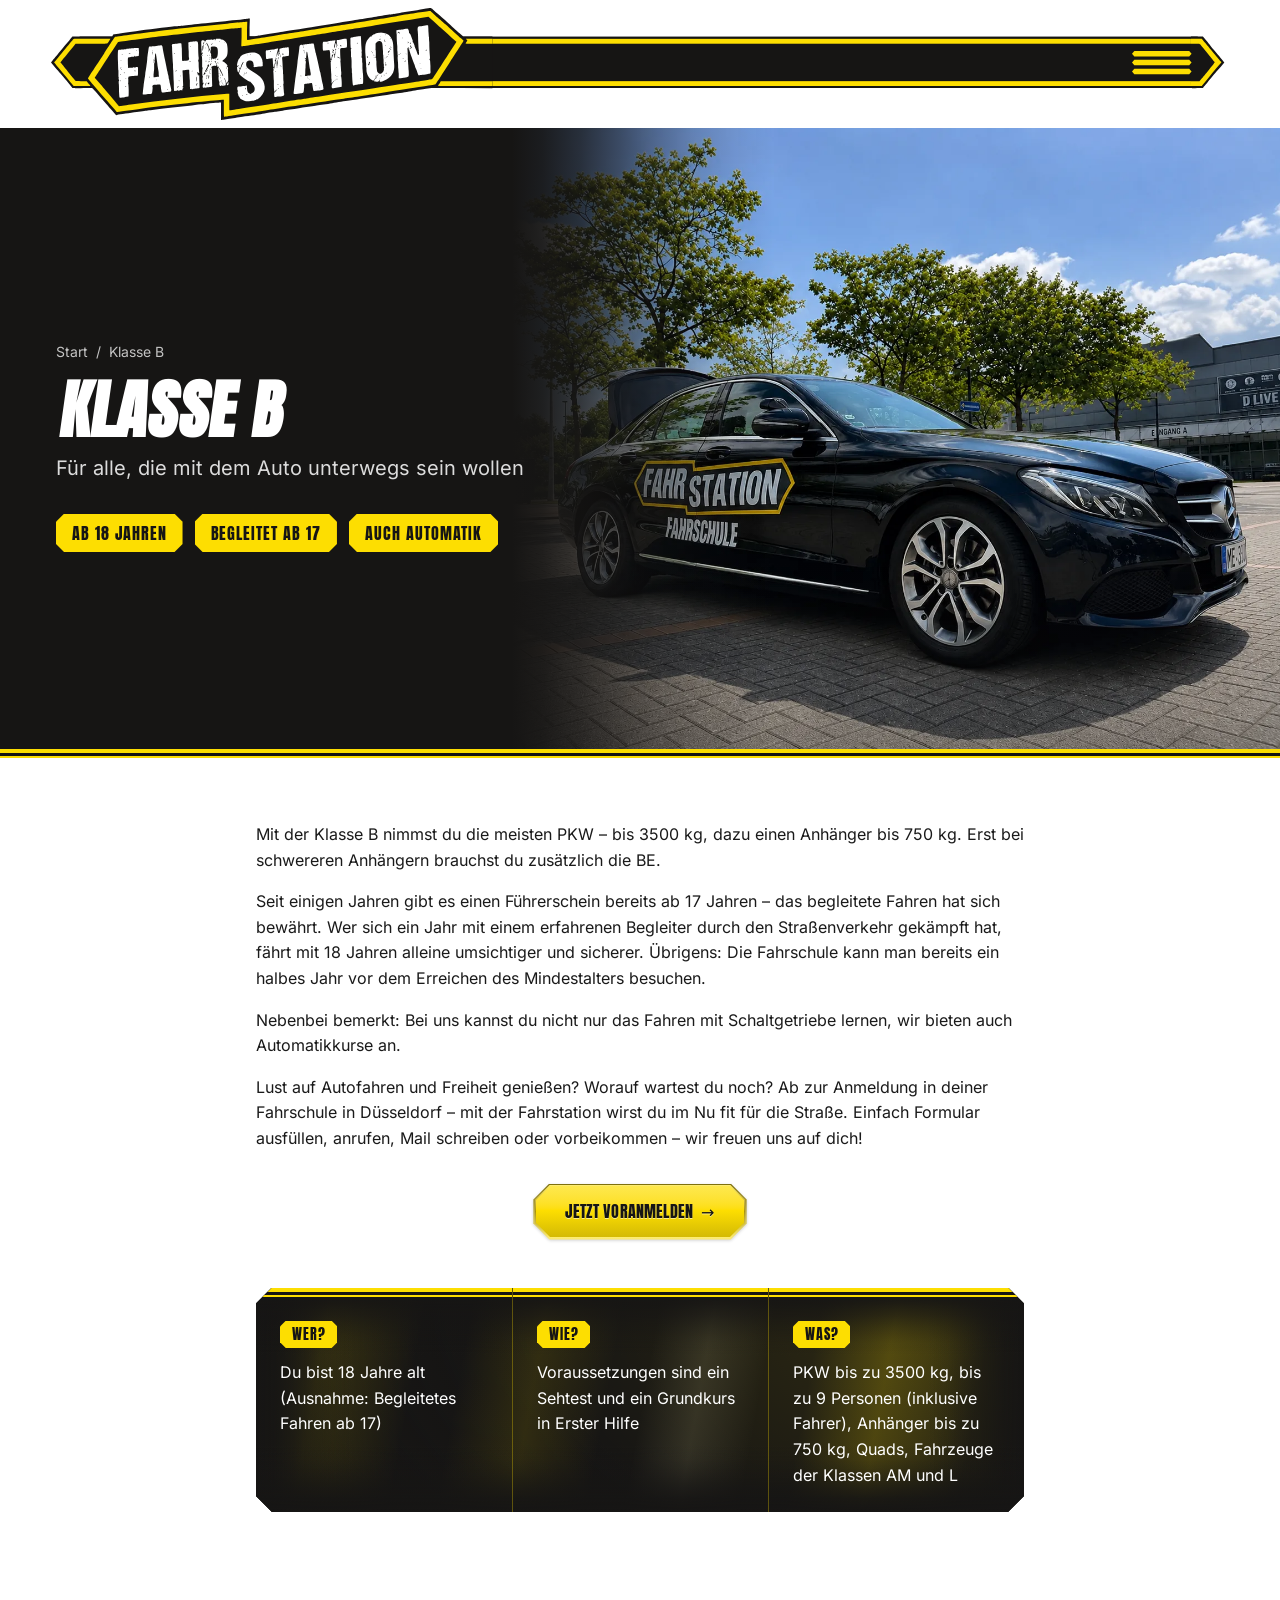
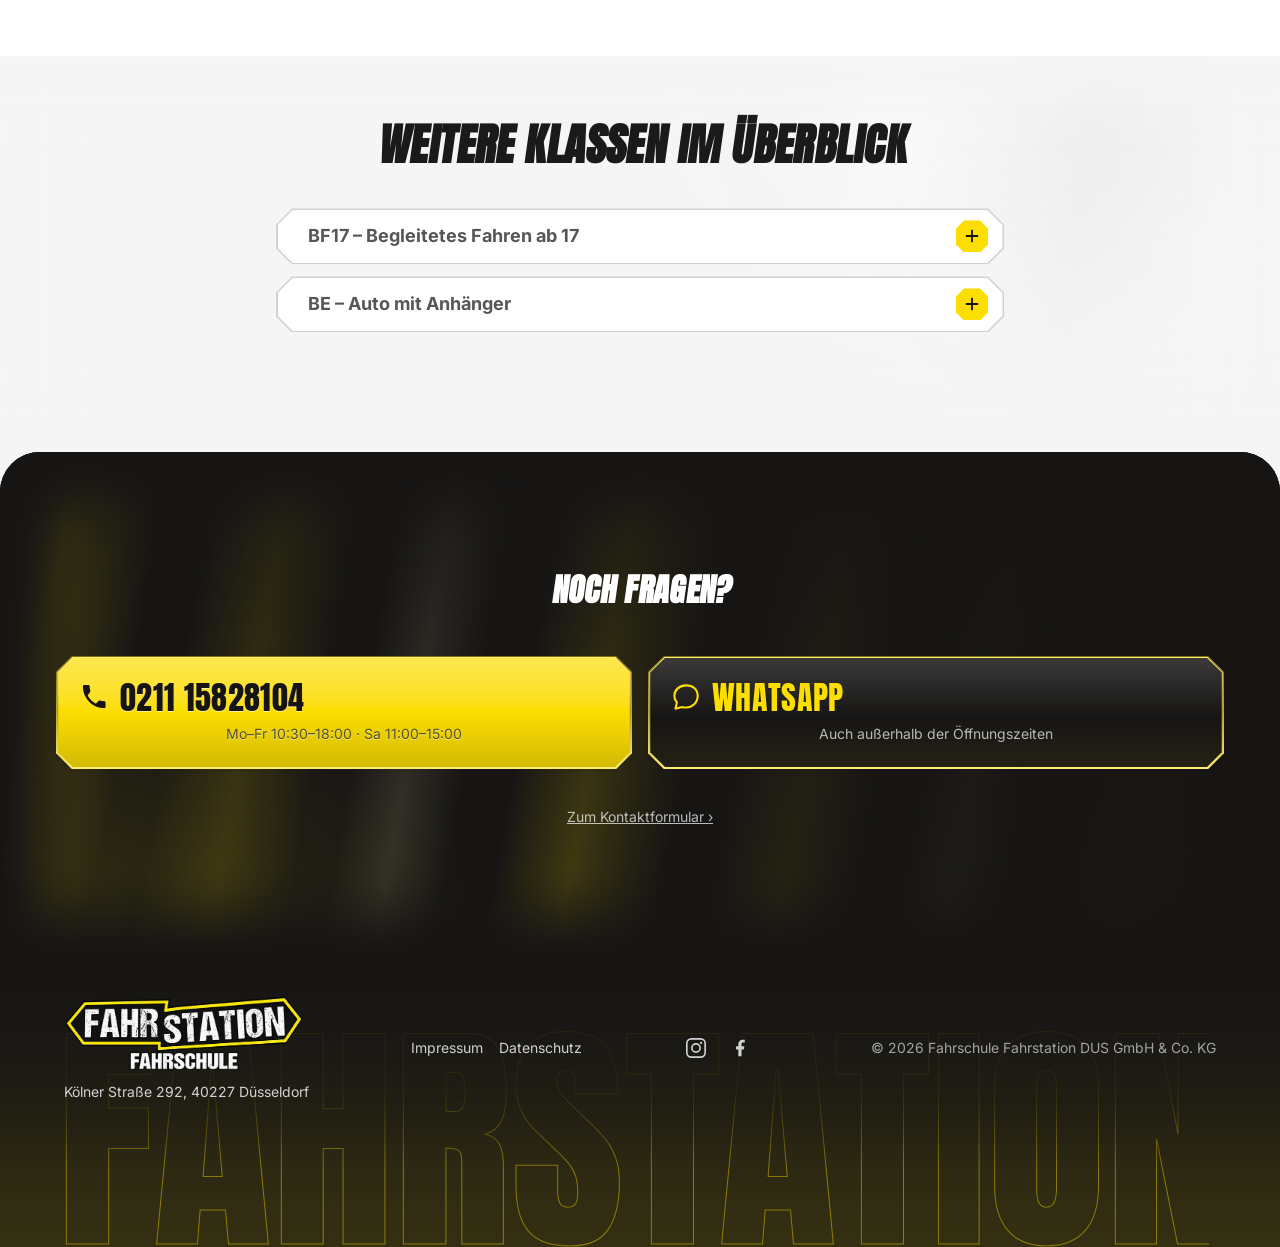
<file: klasse-b/index.html>
<!DOCTYPE html>
<html lang="de">
<head>
  <meta charset="UTF-8">
  <meta name="viewport" content="width=device-width, initial-scale=1">

  <title>Führerschein Klasse B in Düsseldorf | Fahrstation</title>
  <meta name="description" content="Führerschein Klasse B in Düsseldorf: PKW bis 3.500 kg, Anhänger bis 750 kg, Schaltung oder Automatik. Auch begleitetes Fahren ab 17 möglich – jetzt anmelden!">
  <link rel="canonical" href="https://ayman-one.vercel.app/klasse-b">

  <meta property="og:type" content="website">
  <meta property="og:locale" content="de_DE">

  <link rel="icon" href="../assets/icons/favicon.ico">
  <link rel="apple-touch-icon" href="../assets/icons/apple-touch-icon.png">
  <link rel="manifest" href="../manifest.json">

  <link rel="stylesheet" href="../design-tokens.css?v=1425defe">
  <link rel="stylesheet" href="../styles.css?v=042ef628">

  <script type="application/ld+json">
  {
    "@context": "https://schema.org",
    "@type": "Course",
    "name": "Führerschein Klasse B",
    "description": "Führerschein der Klasse B bei der Fahrstation in Düsseldorf: PKW bis 3.500 kg mit Anhänger bis 750 kg, wahlweise mit Schaltung oder Automatik, ab 18 Jahren oder als begleitetes Fahren ab 17.",
    "provider": {
      "@type": "Organization",
      "name": "Fahrschule Fahrstation DUS GmbH & Co. KG",
      "sameAs": "https://ayman-one.vercel.app/"
    }
  }
  </script>

  <script type="application/ld+json">
  {
    "@context": "https://schema.org",
    "@type": "BreadcrumbList",
    "itemListElement": [
      { "@type": "ListItem", "position": 1, "name": "Start", "item": "https://ayman-one.vercel.app/" },
      { "@type": "ListItem", "position": 2, "name": "Klasse B", "item": "https://ayman-one.vercel.app/klasse-b" }
    ]
  }
  </script>

  <!-- Seiten-eigene Komponenten für klasse-b.html: bewusst NICHT in
       styles.css, weil dieser Auftrag nur das Anlegen dieser einen Datei
       vorsieht und Vorlage/andere bestehende Dateien unangetastet bleiben
       sollen. Nutzt ausschließlich vorhandene Tokens aus design-tokens.css
       (Farben, Schrift, Abstände, --transition-base inkl. dessen
       prefers-reduced-motion-Abschaltung dort), definiert aber keine neuen
       globalen Klassen. -->
  <style>
    .kb-cta {
      margin: var(--space-8) 0 var(--space-12);
      text-align: center;
    }
  </style>
</head>
<body class="has-mobile-cta-bar">

  <header class="site-header" id="site-header">
    <div class="site-header__inner">
      <a class="site-header__banner" href="../" aria-label="Fahrstation Düsseldorf – Startseite">
        <svg class="banner" aria-hidden="true"><rect class="banner__bar banner__bar--body"/><rect class="banner__bar banner__bar--edge-top"/><rect class="banner__bar banner__bar--edge-bottom"/><svg class="banner__cap" x="0" y="0" width="100%" height="100%" viewBox="0 0 1545 392" preserveAspectRatio="xMinYMid meet"><path fill="#161514" d="M595,361L595,331L589,331C586,332 581,332 577,332C566,333 548,335 533,337C525,337 507,339 493,341C450,345 399,351 367,355C350,357 333,359 330,360C326,361 316,362 307,363C291,365 251,371 236,373L228,375L219,365C205,349 197,340 164,302C155,291 146,282 145,281C143,280 136,280 114,280C99,281 84,281 81,280L75,280L54,254C42,240 25,220 16,210L0,191L2,188C3,187 7,181 12,176C16,171 26,159 35,148C44,138 53,126 57,122C61,118 66,111 69,107L75,100L145,100L214,100L216,96C218,93 219,92 221,92C223,91 260,86 297,81C335,76 404,67 432,64C439,64 447,63 448,63C453,62 506,56 610,46C623,44 647,42 662,41C676,39 690,38 692,37L696,37L695,68L695,99L703,99C708,99 717,98 724,97C730,96 747,93 760,91C774,89 794,86 804,84C822,81 855,76 899,69C929,64 990,55 1021,49C1037,47 1056,44 1064,42C1073,41 1088,39 1099,37C1110,35 1134,31 1152,28C1170,25 1190,22 1195,22C1200,21 1217,18 1233,15C1263,11 1303,4 1320,1C1332,-0 1329,-2 1348,16C1356,22 1375,39 1392,54C1408,69 1426,85 1432,90L1443,100L1494,100L1545,100L1545,190L1545,281L1439,280L1332,280L1312,283C1302,285 1278,288 1260,291C1242,294 1216,298 1202,300C1187,302 1164,306 1150,308C1135,310 1111,314 1096,316C1082,318 1058,322 1044,324C1029,326 1002,330 984,333C966,336 942,339 930,341C920,343 897,346 881,348C865,351 839,355 823,357C807,360 788,363 780,364C772,365 757,367 747,369C729,372 712,375 679,379C670,381 648,384 631,387C614,390 599,392 597,392L595,392L595,361Z"/><path fill="#FDDE01" d="M605,351C605,335 605,321 605,321C603,319 452,335 386,343C329,350 320,352 278,358C257,361 237,363 235,364L230,364L223,355C219,350 202,331 186,313C140,260 129,247 129,246C129,246 134,239 139,230C149,216 166,189 186,159C195,145 223,102 224,101C224,100 314,88 372,81C441,73 509,65 607,56C632,53 659,50 667,50C675,49 683,48 684,48L687,48L686,80C686,107 686,112 687,112C689,112 713,108 778,98C802,94 833,89 848,87C873,83 948,71 985,65C1005,62 1074,51 1154,38C1181,34 1207,29 1212,28C1261,20 1327,10 1329,11C1330,12 1341,22 1353,33C1366,44 1379,56 1382,58C1385,61 1397,72 1408,82C1418,91 1431,103 1436,107C1440,111 1444,115 1444,115C1444,116 1438,125 1431,136C1424,147 1408,171 1396,190C1383,210 1367,235 1360,246C1352,257 1346,267 1346,267C1345,268 1323,271 1150,298C1060,312 1037,315 996,321C953,328 880,339 838,345C818,348 783,354 760,357C737,361 692,368 662,372C631,377 606,381 606,381C605,381 605,368 605,351ZM677,350C705,346 746,340 769,336C792,333 826,327 846,324C866,321 884,319 888,318C891,317 917,313 946,309C1290,257 1333,251 1335,248C1337,246 1349,227 1372,191C1389,166 1405,140 1413,128C1416,123 1419,119 1419,118C1419,118 1394,96 1370,74C1367,72 1360,65 1354,60C1349,55 1339,47 1333,41L1321,31L1299,34C1242,44 1200,50 1156,57C1130,62 1092,68 1071,71C1050,74 1029,78 1024,78C1009,81 927,94 908,97C871,103 858,105 808,113C744,123 673,134 670,134L666,134L667,102C667,84 667,69 667,69C666,69 651,71 633,72C614,74 593,77 584,77C544,81 429,94 385,99C343,104 235,119 235,119C233,121 178,206 165,226L153,244L174,268C194,292 238,343 238,344C238,344 257,341 280,338C385,323 497,310 616,300L624,300L624,329C624,353 624,358 625,358C626,358 649,355 677,350ZM76,269C74,266 59,248 42,228C25,208 11,191 11,191C11,190 76,111 78,109C79,108 96,108 144,108L208,108L203,116C198,123 197,124 194,124C192,125 167,125 138,125L86,125L75,139C28,196 33,190 34,192C35,193 47,207 60,224C74,241 86,255 86,255C86,256 95,256 105,256L125,256L131,264C135,268 138,272 138,272C138,273 125,273 109,273L79,273L76,269ZM1354,272C1354,272 1357,268 1360,264L1364,256L1455,256L1545,256L1545,264L1545,273L1449,273C1397,273 1354,273 1354,272ZM1451,124C1451,124 1452,121 1454,119C1458,113 1458,113 1454,110L1452,108L1498,108L1545,108L1545,116L1545,125L1498,125C1472,125 1451,125 1451,124Z"/><path fill="#FFFFFF" d="M683,326C673,324 660,317 660,312C660,312 660,311 659,311C657,311 655,305 655,302C655,300 655,299 654,299C653,298 653,291 654,291C655,291 655,291 654,290C653,289 652,287 652,283C652,276 653,274 658,275C659,275 660,275 661,275C666,273 677,272 678,273C679,274 679,274 680,273C681,271 684,270 685,272C686,272 686,277 686,282C687,294 690,299 695,299C696,299 697,300 698,301C699,302 699,302 699,301C699,300 700,299 701,299C705,299 710,294 712,290C715,282 712,272 704,265C701,261 698,259 698,258C699,257 698,257 698,258C693,259 658,234 658,229C658,228 660,222 662,216C665,210 667,204 668,202C669,200 670,197 671,196C672,194 673,192 674,190L674,188L671,191C670,192 668,196 667,198C666,200 665,204 664,207C662,211 662,211 660,210C656,207 656,209 659,211L661,214L658,221L655,227L654,224C652,219 650,206 652,206C654,206 657,202 656,200C655,199 655,199 653,202L651,204L651,202C651,194 657,176 660,176C661,176 661,175 661,175C661,172 666,167 671,164C682,157 698,154 712,156C721,158 728,161 732,167C736,172 740,181 740,184C739,185 740,186 740,187C741,187 741,190 741,193C741,196 741,199 741,200C742,203 741,204 728,205C710,208 710,208 709,205C709,204 709,202 710,202C711,201 711,201 710,201C709,201 709,200 709,198C709,187 702,182 693,184C686,186 683,190 683,197C683,208 687,211 719,231C739,245 746,255 748,276C749,287 744,299 735,309C730,315 722,320 721,320C720,319 719,320 719,320C718,321 716,322 713,323C711,324 707,325 705,325C699,327 690,327 683,326ZM240,313C239,312 239,305 238,291C238,280 238,267 237,263C237,258 237,255 238,255C239,254 239,253 238,252C237,250 236,245 237,243C238,243 238,242 237,242C236,242 236,239 236,234C236,229 236,223 236,219C235,215 235,198 234,180C234,145 234,146 240,146C242,146 244,146 245,146C245,145 249,145 254,145C258,144 262,144 263,144C264,143 268,143 271,143C275,142 278,142 279,142C280,141 296,140 302,140L307,140L308,154C308,162 307,168 307,168C307,168 306,168 304,168C303,169 301,169 298,169C295,170 294,170 294,168C294,167 294,167 292,169C291,171 290,171 286,171C284,171 282,171 281,171C281,172 279,172 277,172C269,172 269,173 269,186C269,197 270,208 270,209C270,210 271,210 273,210C274,209 279,209 282,209C286,208 290,208 291,207C292,207 293,207 293,209C294,210 294,210 294,209C294,207 303,205 304,207C305,208 305,234 304,236C303,237 301,237 298,237C296,237 293,237 292,237C292,238 288,238 284,238C275,239 270,240 271,242C271,243 271,244 270,245C269,245 269,246 270,246C271,247 271,264 270,264C269,264 269,264 270,265C272,266 273,308 271,310C270,310 264,311 258,312C251,313 245,313 243,314C242,314 241,313 240,313ZM782,311C782,310 781,306 781,303C781,297 781,296 785,293C788,289 793,284 792,284C791,284 789,286 786,289L781,294L781,292C781,290 781,287 781,286C780,284 780,270 780,255C779,240 779,226 778,223C778,221 778,219 779,219C780,219 779,214 778,213C777,211 777,209 778,209C779,209 779,210 779,210C779,211 780,212 780,212C781,212 782,211 782,210C782,205 785,194 787,192C788,191 788,190 787,190C785,190 783,194 782,200C780,208 779,209 778,204C778,202 777,199 777,196C777,190 776,177 775,176C774,175 774,175 773,176C772,176 769,177 766,177C763,177 761,178 760,178C759,179 754,179 753,178C753,177 752,171 752,163C751,150 752,147 755,148C756,149 757,149 757,148C758,147 766,146 776,145C778,145 780,145 781,145C784,144 794,142 795,142C795,143 792,156 791,157C791,158 791,159 790,160C790,162 790,164 790,166C789,169 789,170 790,170C790,170 791,169 791,168C791,167 791,165 792,164C793,162 793,159 794,156C795,153 795,152 796,153C797,155 797,165 796,166C795,166 795,167 796,167C797,169 798,167 798,164C798,162 799,161 800,161C800,161 801,161 801,160C801,159 801,159 800,159C800,159 799,158 799,156C799,154 799,153 799,153C800,153 800,151 799,149C799,146 800,144 800,143C802,141 822,137 824,138C824,139 825,139 825,138C826,137 831,137 832,138C832,139 833,146 833,153C833,169 833,168 826,168C823,168 821,169 820,169C820,170 818,170 817,170C810,170 809,171 809,178C810,183 811,202 812,220C812,225 812,229 812,230C813,230 813,235 813,240C813,245 813,253 814,258C814,265 814,267 813,267C812,267 812,267 813,268C813,269 814,275 814,282C815,289 815,297 816,299C817,307 815,308 799,310C797,310 792,310 790,311C784,312 783,312 782,311ZM671,307C671,306 670,306 669,306C669,306 668,306 668,307C669,308 670,308 670,308C671,308 671,308 671,307ZM687,304C688,303 685,300 684,301C684,302 685,305 686,305C686,305 687,305 687,304ZM321,302C321,301 322,288 324,273C326,258 328,243 329,240C329,237 330,232 330,228C332,218 332,217 336,188C336,187 337,180 337,174C343,133 342,135 346,135C348,135 349,135 350,135C350,133 352,134 352,135C352,136 352,137 353,137C353,138 354,137 353,136C353,135 353,134 355,134C356,134 357,134 358,134C372,132 386,130 387,130C388,131 389,133 390,135C391,143 396,168 400,186C402,197 405,209 405,212C406,216 407,222 408,224C408,226 409,231 410,234C411,237 412,242 412,246C413,249 415,255 415,260C419,277 419,276 421,286C421,291 419,293 415,293C413,293 406,294 400,295C391,296 389,296 388,295C387,294 385,284 384,272C383,267 382,267 373,268C369,269 365,269 365,269C365,268 363,269 361,269C357,270 354,273 355,276C356,277 356,282 355,288C354,300 353,301 347,301C345,301 340,301 336,302C327,303 321,303 321,302ZM849,299C849,298 850,291 851,282C852,274 854,258 855,248C857,236 858,225 859,221C860,215 863,191 863,186C864,181 866,163 867,158C868,154 868,147 869,142C870,131 871,130 877,129C881,129 881,130 882,132C883,134 883,136 883,136C882,136 883,137 883,138C885,142 885,140 883,134C882,128 881,128 888,128C891,127 897,126 902,126C906,125 912,124 914,124L919,124L921,130C921,134 923,141 924,146C925,151 926,157 927,158C927,159 928,163 929,167C931,175 937,201 939,212C940,217 941,222 942,224C943,226 944,232 945,238C947,247 948,254 951,266C952,268 952,271 952,272C953,274 953,277 953,278C955,283 953,286 950,286C948,287 941,288 934,289C923,291 921,291 919,290C918,289 917,281 915,270C914,262 913,261 907,263C904,263 900,264 899,264C897,264 893,265 891,265L886,267L886,277C884,298 885,297 874,298C870,299 865,299 864,300C854,301 849,301 849,299ZM431,290C431,289 430,283 430,277C430,271 430,258 429,250C429,241 428,227 428,220C427,213 427,203 427,198C426,187 425,168 424,150C424,142 424,134 423,132C423,127 424,126 432,126C435,125 439,125 440,125C451,123 456,123 456,124C457,125 457,133 458,143C458,160 459,184 459,185C461,186 479,184 481,183C483,181 484,176 483,174C482,174 482,164 482,152C481,140 481,130 481,130C481,130 481,128 481,125C480,120 481,119 493,118C515,115 514,115 515,129C515,148 516,169 517,174C517,177 517,180 516,181C515,183 515,186 516,187C517,187 517,196 517,206C518,215 518,224 519,225C520,228 518,229 515,226C512,224 510,225 513,229C514,230 514,230 512,231C510,231 510,231 512,232C515,232 516,233 516,235C516,237 516,237 518,236C519,235 519,236 519,242C519,251 520,269 520,275C521,281 520,281 506,282C503,283 498,283 494,284C490,284 487,284 487,283C487,283 487,279 486,275C486,271 486,261 486,254C485,246 485,234 484,228C484,222 484,216 483,216C482,215 466,217 463,218C460,218 460,220 461,228C461,233 462,245 462,256C463,274 463,275 461,275C460,275 459,276 459,276C459,277 460,278 461,277C464,277 464,279 461,282C460,284 459,285 460,286C462,287 459,288 456,288C455,287 453,287 453,288C450,290 443,290 443,288C443,287 443,287 442,288C441,290 440,290 439,290C438,289 437,290 436,290C436,291 432,291 431,290ZM409,286C409,285 408,285 408,285C407,285 406,285 406,286C406,287 407,287 408,287C408,287 409,287 409,286ZM681,281C681,279 679,278 679,280C679,283 680,286 681,285C682,284 682,282 681,281ZM798,282C799,280 797,280 796,281C795,282 795,283 796,283C796,283 797,283 798,282ZM941,280C941,279 941,279 940,279C939,279 939,279 939,280C939,281 939,281 940,281C941,281 941,281 941,280ZM983,279C981,276 983,265 985,263C988,260 993,253 993,253C992,253 990,255 987,258L982,264L982,258C982,256 982,252 982,250C981,249 981,241 981,232C980,216 979,196 979,191C978,189 979,188 980,188C981,188 981,187 980,186C979,185 978,183 978,182L978,180L980,182C982,184 982,184 982,182C982,179 985,169 987,166C988,162 988,161 985,164C983,165 982,166 983,166C983,167 984,168 983,169C983,170 982,172 982,175C981,177 981,179 980,179C979,179 977,171 977,166C978,155 975,145 973,147C972,147 969,148 965,148C962,149 958,149 957,149C952,151 951,149 951,134C951,119 951,118 957,118C958,118 964,118 969,117C974,116 979,115 980,115C980,116 981,115 982,115C983,114 988,113 990,114C990,115 991,115 991,114C993,112 996,113 996,115C995,115 995,118 994,120C994,123 993,125 993,126C992,128 991,131 991,138C990,143 993,140 994,134C994,130 995,126 996,124L997,122L998,126C998,128 999,130 999,130C1000,130 1001,123 1000,116C1000,112 1000,112 1003,112C1007,111 1015,110 1018,109C1020,109 1023,109 1027,108C1031,107 1034,107 1034,108C1035,109 1036,115 1036,123C1036,137 1036,137 1034,138C1031,139 1019,140 1017,140C1014,140 1012,143 1012,146C1012,156 1013,181 1014,182C1014,183 1014,184 1013,184C1012,185 1012,186 1013,186C1013,187 1014,193 1014,201C1015,209 1015,220 1016,225C1016,232 1016,236 1015,236C1014,238 1014,238 1015,239C1017,240 1019,274 1017,276C1016,277 991,281 986,281C985,281 984,280 983,279ZM444,277C444,277 445,276 446,275C447,275 448,273 446,273C445,273 442,276 442,278C442,278 442,279 443,279C444,279 444,278 444,277ZM532,278C530,277 531,268 533,265C535,262 535,260 533,262C531,263 531,263 531,258C531,256 531,251 530,249C530,246 531,243 531,242C532,240 532,240 531,239C529,238 529,211 531,210C531,209 532,208 531,208C531,207 530,208 529,209C528,210 528,210 529,208C529,207 529,204 529,202C529,201 529,193 529,184C529,176 528,169 528,169C526,169 527,165 529,162C532,157 532,153 529,157L527,159L527,154C527,151 527,147 527,144C526,142 526,135 526,128C526,116 526,116 528,114C531,113 534,113 535,114C535,115 536,116 536,116C537,116 537,115 537,115C536,114 537,113 537,113C538,113 538,114 538,115C537,117 538,118 540,117C541,116 542,115 542,114C541,112 546,111 552,111C555,111 557,111 558,111C559,110 565,110 565,111C565,112 566,112 567,111C568,110 570,109 572,109C575,109 575,109 574,111C573,112 573,113 574,113C575,113 576,112 576,110C577,108 578,108 585,108C591,108 593,108 594,109C594,110 595,111 596,110C602,109 611,116 615,124C619,135 620,160 615,169C613,173 607,180 603,182C599,185 599,187 604,188C608,190 612,193 616,199L618,203L616,205C613,208 613,210 616,207C618,206 618,206 619,207C620,209 620,215 619,215C618,215 618,215 619,216C619,217 620,225 620,236C621,254 621,254 618,258C617,260 616,262 616,262C616,265 614,262 612,256C609,248 607,244 606,244C606,244 607,248 609,253C613,263 614,267 612,267C611,267 611,268 611,269C612,271 609,272 602,272C598,272 598,272 599,270C600,269 600,269 599,269C598,269 597,270 597,271C596,272 595,273 594,273C590,273 589,270 589,262C589,258 588,255 588,255C587,254 586,241 587,240C588,240 588,239 587,239C587,238 586,231 586,223L585,209L587,211C590,214 592,217 592,220C592,220 593,223 594,224C597,228 600,234 600,236C600,236 601,237 602,237C603,237 604,238 597,224C594,217 591,212 590,212C588,212 586,208 587,206C588,205 588,205 587,205C586,205 585,205 585,206C585,208 584,207 582,204C580,202 580,202 581,200C582,199 579,192 577,193C577,194 578,195 579,196C580,198 580,198 579,199C578,200 578,201 578,202C578,203 577,203 575,202C570,202 562,204 562,206C562,207 561,208 561,209C560,210 560,210 561,209C563,209 563,210 563,223C563,237 564,257 564,268C565,276 564,277 552,277C546,277 542,278 542,278C542,280 537,279 537,278C536,277 536,277 536,278C536,279 533,279 532,278ZM263,274C263,274 262,273 261,273C259,273 259,273 260,274C261,275 262,276 262,276C263,276 263,275 263,274ZM805,274C805,273 805,273 804,273C803,273 803,273 803,274C803,275 803,275 804,275C805,275 805,275 805,274ZM544,262L544,260L542,263C540,265 539,267 540,267C541,268 541,270 541,271C541,274 541,274 542,270C542,268 543,264 544,262ZM511,269C511,268 512,266 512,265C513,264 513,264 512,263C511,262 510,263 510,265C509,267 508,269 508,270C507,270 507,271 508,271C509,273 510,271 511,269ZM928,271C928,270 927,270 927,270C926,270 926,270 926,271C927,272 928,272 928,272C929,272 929,272 928,271ZM1057,270C1056,268 1055,259 1054,240C1054,233 1054,227 1053,227C1053,226 1053,223 1053,220C1053,216 1053,211 1052,207C1052,203 1052,194 1052,186C1052,178 1051,172 1051,172C1050,172 1050,170 1050,168C1050,165 1050,159 1050,154C1049,145 1049,144 1051,142C1052,140 1052,140 1051,140C1049,141 1049,142 1048,124C1048,121 1048,115 1048,112C1047,105 1048,103 1054,103C1057,102 1062,102 1065,101C1068,100 1072,100 1074,99C1076,99 1079,99 1080,99C1085,97 1085,96 1086,130C1087,140 1087,149 1088,150C1088,151 1088,153 1087,153C1086,154 1086,155 1087,155C1088,156 1088,171 1087,171C1086,171 1086,171 1086,172C1086,173 1087,173 1088,173C1089,173 1089,175 1089,181C1089,185 1089,191 1090,193C1090,195 1090,203 1090,210C1091,218 1091,226 1092,230C1093,246 1093,263 1092,264C1091,266 1088,266 1084,266C1080,267 1077,267 1076,267C1075,268 1072,268 1068,269C1065,270 1062,270 1060,271C1059,271 1058,270 1057,270ZM615,269C615,268 616,266 618,263L621,258L621,262C622,268 621,270 618,270C617,270 616,270 615,269ZM601,264C599,261 597,260 597,260C597,261 604,269 605,268C605,268 604,266 601,264ZM796,268C796,267 795,266 794,266C794,266 793,267 793,268C793,268 794,269 794,269C795,269 796,268 796,268ZM553,265C556,262 555,261 552,262C549,262 548,263 549,266C550,268 552,267 553,265ZM611,263C611,262 610,261 609,262C608,262 609,264 610,264C611,264 611,264 611,263ZM591,259C590,258 590,258 590,259C590,260 591,261 592,260C592,260 592,259 591,259ZM596,257C596,256 596,256 595,256C594,256 594,256 594,257C594,258 594,258 595,258C596,258 596,258 596,257ZM1136,257C1134,257 1132,256 1131,256C1130,255 1135,246 1137,246C1139,246 1139,245 1139,244C1138,243 1139,241 1142,238C1144,235 1146,233 1146,232C1145,232 1139,239 1134,247L1128,255L1123,252C1112,245 1104,230 1104,216C1104,213 1104,210 1104,209C1103,208 1103,202 1103,195C1102,188 1102,176 1101,168C1098,130 1101,118 1113,105C1118,99 1119,99 1121,100C1122,101 1122,101 1122,99C1121,98 1128,92 1131,92C1132,92 1133,91 1134,91C1136,89 1140,88 1148,87C1150,87 1153,87 1154,86C1159,86 1171,89 1178,92C1190,99 1198,115 1198,134C1198,142 1200,178 1201,194C1203,215 1199,228 1187,241C1179,249 1170,254 1159,257C1150,259 1150,259 1151,254L1151,250L1149,254C1147,258 1145,259 1136,257ZM244,255C244,254 243,254 242,254C241,254 241,255 242,256C242,257 244,256 244,255ZM511,250C511,246 511,243 511,243C510,243 510,242 510,241C509,240 509,242 509,247C509,255 510,258 511,257C511,256 511,253 511,250ZM449,254C449,254 448,253 447,253C446,253 446,253 447,254C448,255 449,256 449,256C450,256 450,255 449,254ZM597,252C596,251 595,253 596,254C596,255 596,255 597,254C597,253 597,253 597,252ZM370,252C370,251 369,250 369,250C368,250 368,251 369,252C369,252 370,253 370,253C371,253 371,252 370,252ZM998,252C998,251 998,251 997,251C996,251 996,251 996,252C996,253 996,253 997,253C998,253 998,253 998,252ZM905,250C904,249 904,249 904,250C904,251 905,252 906,251C906,251 906,250 905,250ZM1002,249C1002,248 1002,248 1001,248C1000,248 1000,248 1000,249C1000,250 1000,250 1001,250C1002,250 1002,250 1002,249ZM263,247C263,246 263,246 262,246C261,246 261,246 261,247C261,248 261,248 262,248C263,248 263,248 263,247ZM546,245C546,244 546,243 545,243C544,243 543,246 544,247C544,249 546,247 546,245ZM900,246C899,245 899,245 899,246C899,247 900,248 901,247C901,247 901,246 900,246ZM1084,247C1084,246 1084,246 1083,246C1082,246 1082,246 1082,247C1082,248 1082,248 1083,248C1084,248 1084,248 1084,247ZM553,244C554,238 554,235 553,235C552,235 551,236 551,242C550,248 551,249 553,244ZM1152,246C1153,245 1153,244 1152,244C1152,244 1151,245 1151,246C1150,246 1150,247 1150,247C1151,247 1151,246 1152,246ZM595,244C595,244 595,243 594,243C593,243 592,245 593,245C594,246 595,246 595,244ZM1217,245C1217,244 1217,243 1217,242C1217,242 1217,236 1217,229C1216,222 1216,213 1215,209C1215,205 1215,194 1214,186C1213,174 1213,169 1214,168C1215,167 1215,167 1214,167C1213,167 1213,165 1213,162C1213,160 1213,153 1212,148C1212,144 1212,137 1212,134C1210,112 1210,102 1210,93C1209,87 1209,82 1209,81C1207,80 1210,77 1212,77C1213,78 1215,77 1216,77C1216,76 1220,76 1224,76C1228,75 1231,75 1232,75C1234,73 1248,72 1249,73C1251,75 1254,84 1253,86C1253,86 1253,87 1254,88C1255,88 1257,90 1258,93C1259,95 1261,101 1263,106C1267,116 1267,118 1266,118C1265,117 1265,117 1265,118C1265,118 1266,119 1267,120C1269,121 1273,132 1273,134C1272,134 1272,135 1273,135C1273,136 1276,142 1279,150C1284,165 1284,166 1287,164C1288,163 1288,161 1288,156C1287,152 1287,150 1288,150C1289,150 1289,150 1288,149C1287,148 1286,135 1285,114C1285,97 1284,82 1283,76C1283,67 1285,64 1290,64C1295,64 1297,63 1305,62C1318,60 1319,60 1320,61C1320,62 1321,70 1321,81C1322,91 1322,100 1323,102C1323,103 1323,111 1324,120C1324,141 1325,153 1326,167C1327,177 1326,179 1325,180C1324,182 1324,182 1325,182C1327,182 1327,183 1328,202C1328,207 1328,214 1328,218C1329,229 1329,230 1319,231C1316,232 1307,233 1300,234C1290,236 1287,236 1286,235C1285,233 1280,221 1280,219C1280,218 1280,217 1279,217C1279,216 1278,214 1277,212C1276,210 1274,205 1273,200C1271,195 1269,190 1268,188C1267,185 1264,176 1260,166C1257,156 1254,148 1254,147C1254,146 1254,145 1253,145C1251,145 1251,141 1253,139C1254,138 1254,138 1252,138C1247,139 1247,140 1248,149C1249,169 1249,178 1249,179C1248,179 1248,180 1249,180C1249,180 1250,186 1250,194C1251,201 1251,213 1252,220C1253,240 1253,242 1245,242C1242,243 1240,243 1239,243C1238,244 1236,244 1234,244C1231,245 1227,245 1224,246C1219,246 1218,246 1217,245ZM346,242C346,241 346,241 345,241C344,241 344,241 344,242C344,243 344,243 345,243C346,243 346,243 346,242ZM899,242C899,241 899,240 898,240C898,240 898,241 898,242C898,242 898,243 899,243C900,243 900,242 899,242ZM373,241L378,241L377,234C377,227 377,226 376,220C375,215 374,208 373,203C373,201 372,193 371,186C370,179 369,169 368,166C368,161 367,159 366,159C366,159 365,159 365,160C365,160 364,165 364,170C363,176 363,183 363,186C363,189 363,192 362,192C362,192 361,195 361,199C361,202 361,209 361,214C360,219 360,227 359,232L359,242L363,242C366,242 370,242 373,241ZM547,238C547,235 547,233 546,234C545,235 544,241 545,241C545,241 546,240 547,238ZM1002,239C1002,238 1002,238 1001,238C1000,238 1000,238 1000,239C1000,240 1000,240 1001,240C1002,240 1002,240 1002,239ZM1138,238C1140,235 1139,235 1136,238C1135,239 1134,240 1135,240C1135,240 1137,239 1138,238ZM1158,237C1158,236 1157,236 1157,237C1156,237 1156,238 1156,239C1157,240 1158,240 1158,239C1159,239 1159,238 1158,237ZM455,238C455,238 455,237 454,236C453,236 453,237 453,237C453,238 453,239 454,239C455,239 455,239 455,238ZM876,238C876,237 875,236 874,237C873,237 874,239 875,239C876,239 876,239 876,238ZM997,237C997,236 997,236 996,236C995,236 995,237 995,238C995,238 995,239 996,238C997,238 997,237 997,237ZM900,236C905,236 909,235 909,235C909,235 909,232 909,228C907,217 907,217 907,215C906,214 905,207 904,200C904,197 899,166 897,156C897,151 894,152 894,158C894,161 894,166 893,171L893,178L891,176C890,175 889,174 888,174C888,175 891,180 892,180C893,180 893,181 893,182C893,183 892,183 890,182C890,181 889,181 889,182C888,182 889,184 890,184C892,186 892,186 892,192C891,196 891,203 891,208C890,213 890,222 890,228C889,235 889,238 890,238C891,238 895,237 900,236ZM540,230C541,226 541,226 539,227C538,227 538,227 538,226C539,226 539,225 538,225C537,224 537,225 536,227C536,229 535,230 535,231C534,231 534,232 534,234C534,236 534,236 536,234C537,233 539,231 540,230ZM594,235C594,234 594,234 593,234C592,234 592,234 592,235C592,236 592,236 593,236C594,236 594,236 594,235ZM677,233C676,233 674,234 674,235C674,236 675,236 676,235C676,234 677,234 677,233ZM1167,235C1168,234 1166,233 1165,234C1164,234 1165,236 1166,236C1166,236 1167,236 1167,235ZM244,232C244,232 243,231 243,231C241,232 241,234 242,234C243,234 244,233 244,232ZM557,228C556,227 556,224 556,221C557,218 557,217 556,219C554,224 556,233 558,231C558,230 558,229 557,228ZM589,228C589,227 589,227 588,228C587,228 587,229 587,229C587,230 587,230 588,230C589,229 589,228 589,228ZM684,228C685,228 685,227 685,226C684,226 681,227 681,229C681,230 682,230 684,228ZM1156,229C1162,226 1167,217 1165,213C1165,212 1165,210 1166,209C1167,208 1167,208 1166,208C1165,208 1165,206 1165,203C1165,201 1165,198 1165,197C1164,196 1164,189 1164,181C1163,173 1163,166 1163,165C1162,164 1162,158 1162,151C1160,126 1160,124 1158,121C1154,114 1146,114 1140,120L1136,124L1136,133C1136,138 1136,142 1136,143C1135,144 1135,145 1136,145C1137,146 1138,172 1136,172C1136,172 1135,172 1135,173C1135,174 1136,174 1136,174C1138,174 1138,175 1138,178C1138,181 1138,184 1139,186C1139,187 1139,193 1139,199C1141,222 1141,223 1145,227C1148,230 1151,231 1156,229ZM1174,228C1174,226 1172,227 1172,229C1171,230 1171,230 1172,230C1173,230 1174,229 1174,228ZM678,228C678,227 678,227 677,227C676,227 676,227 676,228C676,229 676,229 677,229C678,229 678,229 678,228ZM258,227C258,226 257,226 256,226C256,226 255,226 255,227C255,228 256,228 256,228C257,228 258,228 258,227ZM544,222C542,219 543,217 546,219C547,220 547,220 548,218C548,217 548,216 547,216C545,216 546,214 548,212C549,211 550,209 549,209C549,208 550,206 552,205C554,203 554,202 553,201C553,200 552,199 552,198C552,196 551,196 549,199C548,201 547,202 548,203C549,203 548,206 545,210C544,212 543,214 543,214C543,215 542,216 541,218C539,220 539,220 540,222C543,225 546,225 544,222ZM787,223C787,222 787,222 786,222C785,222 785,222 785,223C785,224 785,224 786,224C787,224 787,224 787,223ZM440,218C440,216 439,217 437,219C435,222 436,224 438,221C439,220 440,218 440,218ZM295,221C296,221 295,219 294,218C293,217 293,217 293,219C293,222 294,223 295,221ZM495,220C495,219 495,219 494,220C493,220 493,221 493,221C493,222 493,222 494,222C495,221 495,220 495,220ZM248,216C248,215 247,215 246,215C246,215 245,215 245,216C245,217 246,217 246,217C247,217 248,217 248,216ZM558,214C558,214 558,213 557,213C556,213 556,214 556,214C556,215 556,216 557,216C558,216 558,215 558,214ZM615,212C615,212 615,211 614,210C613,210 613,211 613,211C613,212 613,213 614,213C615,213 615,213 615,212ZM684,210C684,210 684,209 683,210C682,210 682,211 682,212C682,212 682,213 683,212C684,212 684,211 684,210ZM1296,210C1296,209 1294,210 1294,212C1294,213 1294,213 1295,212C1296,211 1297,210 1296,210ZM245,210C247,207 245,206 244,209C243,210 242,211 242,211C242,213 244,212 245,210ZM999,209C999,208 999,208 998,208C997,209 997,210 997,210C997,211 997,211 998,210C999,210 999,209 999,209ZM792,207C792,206 792,206 791,206C790,206 790,206 790,207C790,208 790,208 791,208C792,208 792,208 792,207ZM805,203C802,200 799,199 801,201C801,202 807,206 808,206C808,206 807,205 805,203ZM792,202C794,191 795,180 795,180C794,180 794,182 793,184C792,189 791,194 791,192C791,191 791,190 790,190C789,190 789,191 790,194C790,196 790,199 790,201C790,206 792,206 792,202ZM584,202C584,201 583,201 583,202C582,202 581,203 582,203C582,204 584,203 584,202ZM1173,197C1171,195 1170,196 1171,200C1171,203 1171,203 1173,201C1174,199 1174,199 1173,197ZM560,198C559,197 560,196 560,195C561,194 562,193 562,193C562,191 558,195 557,198C557,199 557,200 557,200C559,201 560,200 560,198ZM1114,197C1114,197 1115,195 1115,193C1117,190 1117,189 1116,188C1115,187 1112,191 1112,194C1112,195 1112,196 1111,196C1110,196 1110,198 1111,200C1113,201 1115,199 1114,197ZM586,192C586,191 584,192 584,194C584,195 584,195 585,194C586,193 587,192 586,192ZM1171,192C1171,191 1171,190 1170,190C1169,191 1169,192 1169,193C1169,193 1169,194 1170,194C1171,194 1171,193 1171,192ZM1293,194C1293,193 1291,192 1291,193C1290,194 1291,194 1291,194C1292,194 1293,194 1293,194ZM576,187C573,185 572,185 574,189C575,192 575,192 577,190C578,189 578,189 576,187ZM360,189C360,187 358,186 358,188C358,189 360,191 361,191C361,190 361,190 360,189ZM555,187C555,186 555,186 554,186C553,185 551,188 552,190C552,191 552,191 554,189C554,188 555,187 555,187ZM583,190C583,189 583,189 582,189C581,189 581,189 581,190C581,191 581,191 582,191C583,191 583,191 583,190ZM1244,183C1244,182 1242,183 1240,185C1239,187 1237,189 1237,189C1237,190 1239,189 1240,187C1242,185 1244,183 1244,183ZM488,187C487,186 486,186 485,186C484,187 486,189 488,189C489,189 489,189 488,187ZM563,186C563,186 562,185 562,185C561,185 560,186 560,187C560,188 562,188 563,186ZM789,187C789,187 788,186 788,185C787,184 787,183 788,180C790,177 790,175 788,176C787,177 786,178 786,179C786,181 785,182 784,182C783,182 783,184 785,186C786,188 789,189 789,187ZM544,186C544,185 543,185 542,185C542,185 541,185 541,186C541,187 542,187 542,187C543,187 544,187 544,186ZM361,183C360,180 358,179 358,181C358,182 361,186 362,186C362,185 362,184 361,183ZM246,184C246,183 246,183 245,183C244,183 244,183 244,184C244,185 244,185 245,185C246,185 246,185 246,184ZM556,178C556,177 556,177 555,178C554,178 554,179 554,180C554,182 554,182 555,180C555,179 556,178 556,178ZM565,177C566,177 567,178 568,178C570,180 571,180 571,178C571,178 572,177 573,177C581,177 584,169 584,154C584,138 581,135 568,135C564,135 561,136 560,136C559,137 559,149 560,151C561,151 561,152 560,152C559,152 552,138 552,135C552,133 546,123 544,122C543,122 543,122 544,124C545,125 546,127 546,128C546,129 547,131 548,132C552,139 554,146 551,151C550,152 550,153 551,153C551,153 552,152 553,150L554,146L557,151C560,156 561,158 559,156C558,155 557,155 557,156C556,157 556,157 557,157C559,157 562,164 560,165C559,166 559,166 560,166C561,167 561,170 561,174C561,181 562,184 563,180C563,179 564,177 565,177ZM583,181C584,180 584,179 583,178C583,177 582,177 582,178C582,178 582,180 581,180C581,182 582,183 583,181ZM575,180C576,179 576,178 575,178C575,178 574,179 574,180C573,180 573,181 574,181C574,181 575,180 575,180ZM588,179C588,178 586,177 586,178C585,179 586,179 586,179C587,179 588,179 588,179ZM796,177C796,176 796,174 797,173C797,171 797,171 796,172C794,175 793,178 795,178C796,178 796,177 796,177ZM1234,177C1234,176 1233,176 1232,176C1232,176 1231,176 1231,177C1231,178 1232,178 1232,178C1233,178 1234,178 1234,177ZM786,175C786,174 785,174 784,174C783,174 783,175 784,176C784,177 786,176 786,175ZM994,168C994,166 995,161 995,158C997,149 996,148 994,157C993,162 992,163 991,161C991,160 990,159 990,159C989,159 990,163 991,164C991,164 992,165 992,166C992,167 992,170 992,172C992,179 994,175 994,168ZM1011,176C1011,175 1004,171 1002,171C1000,171 1002,173 1007,175C1011,177 1011,177 1011,176ZM1170,175C1170,174 1170,174 1169,174C1168,174 1168,174 1168,175C1168,176 1168,176 1169,176C1170,176 1170,176 1170,175ZM557,172C555,172 555,173 556,174C556,175 556,175 557,174C558,173 558,172 557,172ZM1109,173C1109,172 1109,171 1108,170C1107,168 1105,170 1106,173C1107,175 1109,175 1109,173ZM1132,174C1132,173 1132,173 1131,173C1130,173 1130,173 1130,174C1130,175 1130,175 1131,175C1132,175 1132,175 1132,174ZM1177,171C1178,170 1179,168 1178,168C1178,168 1174,171 1174,172C1174,174 1176,173 1177,171ZM805,170C805,170 805,169 804,169C803,169 803,170 803,170C803,171 803,172 804,172C805,172 805,171 805,170ZM530,165C530,163 528,165 529,167C529,168 529,168 530,167C531,166 531,165 530,165ZM549,166C549,166 548,165 548,165C547,165 546,166 546,167C546,168 548,168 549,166ZM556,164C555,163 555,164 555,166C555,167 555,168 556,167C556,167 556,165 556,164ZM1131,165C1131,164 1130,164 1129,164C1129,165 1129,166 1130,166C1132,167 1133,166 1131,165ZM687,165C688,165 688,164 687,164C686,163 686,164 686,164C686,166 687,166 687,165ZM804,165C804,164 804,164 803,164C802,164 802,164 802,165C802,166 802,166 803,166C804,166 804,166 804,165ZM250,163C250,162 249,162 248,162C247,162 247,162 248,163C249,165 251,165 250,163ZM1219,162C1218,160 1217,161 1217,164C1218,165 1218,165 1219,164C1220,163 1220,163 1219,162ZM700,163C700,162 700,162 699,162C698,162 698,162 698,163C698,164 698,164 699,164C700,164 700,164 700,163ZM814,162C814,160 811,158 810,160C809,161 809,161 810,163C812,164 814,164 814,162ZM357,158C357,155 356,153 355,153C354,153 354,155 355,156C356,156 356,158 356,160C356,161 356,163 357,163C357,163 357,161 357,158ZM1182,162C1182,161 1182,161 1181,161C1181,161 1180,161 1180,162C1179,163 1180,163 1180,163C1181,163 1182,163 1182,162ZM1244,161C1244,161 1244,160 1243,160C1242,159 1242,160 1242,160C1242,161 1242,162 1243,162C1244,162 1244,162 1244,161ZM278,158C278,158 277,158 275,158C272,158 271,160 274,160C276,161 278,159 278,158ZM433,159C434,157 432,157 431,158C430,159 430,160 431,160C431,160 432,160 433,159ZM1224,159C1224,158 1224,158 1223,158C1222,158 1222,158 1222,159C1222,160 1222,160 1223,160C1224,160 1224,160 1224,159ZM887,156C886,155 886,155 886,156C886,158 887,159 888,158C888,157 888,156 887,156ZM988,153C987,151 985,151 985,154C985,156 987,158 988,157C989,156 989,155 988,153ZM1127,157C1126,155 1124,155 1124,156C1124,157 1125,158 1126,158C1126,158 1127,157 1127,157ZM1184,153C1186,150 1186,149 1185,149C1183,149 1179,154 1179,155C1179,158 1182,156 1184,153ZM770,152C770,151 770,151 769,151C768,151 767,152 767,153C767,154 767,154 768,154C769,154 770,153 770,152ZM1123,153C1123,152 1123,152 1122,152C1121,152 1121,152 1121,153C1121,154 1121,154 1122,154C1123,154 1123,154 1123,153ZM887,151C887,149 885,147 884,148C884,149 885,152 886,152C887,152 887,151 887,151ZM356,148C355,147 355,148 355,149C355,150 355,151 356,150C356,150 356,148 356,148ZM990,147C989,145 986,147 987,150C988,151 988,151 990,150C991,148 991,148 990,147ZM300,149C300,148 300,148 299,148C298,148 298,148 298,149C298,150 298,150 299,150C300,150 300,150 300,149ZM532,146C533,143 533,140 534,128C535,126 535,123 536,122C538,119 537,119 534,121C532,124 532,124 533,125C534,126 534,127 532,131C530,133 529,136 530,136C530,137 530,140 530,144C530,151 531,152 532,146ZM998,144C998,144 998,143 997,143C996,143 995,145 995,148C995,150 998,146 998,144ZM1315,148C1316,148 1316,147 1315,146C1313,146 1311,147 1311,148C1312,149 1315,149 1315,148ZM986,146C986,145 986,145 985,145C984,145 984,146 984,147C984,147 984,148 985,148C986,147 986,146 986,146ZM1190,143C1190,142 1189,142 1189,143C1188,143 1188,144 1188,145C1189,146 1190,146 1190,145C1191,145 1191,144 1190,143ZM1262,140C1263,140 1263,138 1262,138C1262,137 1261,136 1260,134C1260,131 1259,131 1257,132C1256,133 1256,133 1258,135L1260,138L1257,141C1253,144 1253,146 1257,143C1259,141 1261,140 1262,140ZM1007,142C1007,141 1006,140 1005,141C1004,141 1005,143 1006,143C1007,143 1007,143 1007,142ZM1187,141C1187,140 1187,140 1186,140C1185,140 1184,141 1184,142C1184,143 1184,143 1185,143C1186,143 1187,142 1187,141ZM541,139C540,138 540,139 540,140C540,141 540,142 541,141C541,141 541,139 541,139ZM999,135C1000,132 1000,130 998,131C998,132 997,139 998,139C998,139 999,137 999,135ZM1191,138C1191,137 1189,135 1189,135C1188,136 1189,139 1190,139C1191,139 1191,139 1191,138ZM490,134C490,133 490,133 489,133C488,133 488,133 488,134C488,135 488,135 489,135C490,135 490,135 490,134ZM1017,133C1016,131 1013,129 1012,131C1011,132 1011,132 1012,133C1014,134 1017,134 1017,133ZM1172,131C1172,130 1172,130 1171,130C1170,130 1170,130 1170,131C1170,132 1170,132 1171,132C1172,132 1172,132 1172,131ZM1003,130C1003,129 1003,129 1002,129C1001,129 1001,129 1001,130C1001,131 1001,131 1002,131C1003,131 1003,131 1003,130ZM563,128C564,127 565,125 565,125C565,123 565,123 563,125C559,129 559,131 563,128ZM543,127C544,126 542,125 541,126C540,126 541,128 542,128C542,128 543,128 543,127ZM1259,122C1257,120 1255,123 1257,125C1258,126 1258,126 1259,124C1259,123 1259,122 1259,122ZM1073,124C1073,123 1072,122 1072,122C1070,122 1070,123 1071,124C1072,125 1073,125 1073,124ZM1251,119C1248,118 1248,118 1249,120C1250,121 1250,121 1249,122C1249,123 1248,124 1248,124C1248,125 1249,124 1250,122C1253,120 1253,119 1251,119ZM971,123C971,122 970,122 970,122C969,122 968,122 968,123C968,124 969,124 970,124C970,124 971,124 971,123ZM607,121C607,121 607,120 606,121C605,121 605,122 606,122C606,123 607,123 607,121ZM1170,117C1169,117 1169,115 1169,113C1169,111 1169,110 1168,110C1168,110 1167,111 1167,113C1168,114 1168,116 1168,117C1168,118 1168,119 1169,119C1170,119 1170,118 1170,117ZM590,117C590,116 590,116 589,116C588,116 588,116 588,117C588,118 588,118 589,118C590,118 590,118 590,117ZM1150,110C1150,109 1150,108 1149,108C1149,108 1148,109 1148,110C1148,110 1149,111 1149,111C1150,111 1150,110 1150,110ZM1154,109C1154,108 1154,108 1153,108C1153,108 1152,108 1152,109C1151,110 1152,110 1152,110C1153,110 1154,110 1154,109ZM1190,106C1190,105 1190,105 1189,105C1188,105 1188,105 1188,106C1188,107 1188,107 1189,107C1190,107 1190,107 1190,106ZM1232,104C1232,103 1232,103 1231,104C1230,106 1230,107 1231,106C1232,106 1232,105 1232,104ZM1155,100C1156,100 1156,99 1155,99C1154,98 1154,99 1154,99C1154,101 1155,101 1155,100ZM1172,94C1171,93 1170,93 1170,93C1169,93 1169,93 1170,94C1170,95 1171,95 1171,95C1172,95 1172,95 1172,94ZM1222,89C1222,88 1220,86 1218,85L1215,83L1214,86C1213,89 1213,90 1214,88C1216,86 1216,86 1219,88C1222,90 1222,90 1222,89Z"/></svg><svg class="banner__tip" x="0" y="0" width="100%" height="100%" viewBox="0 0 132 392" preserveAspectRatio="xMaxYMid meet"><path fill="#161514" d="M2,280C0,280 0,275 0,190L0,100L21,100L42,100L53,113C59,120 66,129 69,133C72,137 77,143 80,146C101,171 112,184 114,187L117,191L109,200C95,216 86,226 66,250C56,263 46,275 44,277L42,280L22,280C12,281 3,281 2,280Z"/><path fill="#FDDE01" d="M0,264L0,256L15,256L30,256L37,248C41,243 53,229 64,215C82,193 84,190 83,189C82,188 71,174 58,158C45,143 34,129 32,127C30,125 30,125 15,125L0,125L0,116L0,108L19,108L38,108L47,119C53,125 67,143 80,158C92,172 103,186 105,187L107,190L102,196C93,206 84,217 61,245L38,273L19,273L0,273L0,264Z"/></svg></svg>
      </a>
      <button class="nav-toggle" id="nav-toggle" type="button" aria-expanded="false" aria-controls="mobile-menu" aria-label="Menü öffnen"><svg class="nav-toggle__icon" viewBox="0 0 760 296" aria-hidden="true"><polygon class="nav-toggle__bar nav-toggle__bar--top" points="0,35 30,0 730,0 760,35 730,70 30,70"/><polygon class="nav-toggle__bar nav-toggle__bar--mid" points="0,148 30,113 730,113 760,148 730,183 30,183"/><polygon class="nav-toggle__bar nav-toggle__bar--bottom" points="0,261 30,226 730,226 760,261 730,296 30,296"/></svg></button>
    </div>
  </header>

  <div class="mobile-menu" id="mobile-menu" hidden>
    <nav class="mobile-menu__nav" aria-label="Mobile Hauptnavigation">
      <ul class="mobile-menu__list">
        <li><a class="mobile-menu__link" href="../">Home</a></li>
        <li><a class="mobile-menu__link" href="../ueber-uns/">Über uns</a></li>
        <li class="mobile-menu__item--dropdown">
          <button class="mobile-menu__link mobile-menu__dropdown-toggle is-active" type="button" aria-expanded="false" aria-haspopup="true" aria-controls="klassen-dropdown-mobile">
            Klassen
            <svg class="mobile-menu__dropdown-icon" width="10" height="6" viewBox="0 0 10 6" aria-hidden="true">
              <path d="M1 1l4 4 4-4" fill="none" stroke="currentColor" stroke-width="1.5" stroke-linecap="round" stroke-linejoin="round"/>
            </svg>
          </button>
          <ul class="mobile-menu__dropdown" id="klassen-dropdown-mobile">
            <li><a href="../klasse-a/">Klasse A</a></li>
            <li><a href="../klasse-b/">Klasse B</a></li>
            <li><a href="../klasse-c/">Klasse C</a></li>
            <li><a href="../klasse-d/">Klasse D</a></li>
          </ul>
        </li>
        <li><a class="mobile-menu__link" href="../theorie/">Theorie</a></li>
        <li><a class="mobile-menu__link" href="../seminare/">Seminare</a></li>
        <li><a class="mobile-menu__link" href="../kontakt/">Kontakt</a></li>
      </ul>
      <a class="btn-primary mobile-menu__phone" href="tel:+4921115828104">0211 15828104</a>
    </nav>
  </div>

  <main id="page-content">
    <section class="page-header page-header--cover page-header--klasse-b">
      <figure class="page-header__bg">
        <picture>
          <source srcset="../assets/vehicles/klasse-b-auto.webp" type="image/webp">
          <img src="../assets/vehicles/klasse-b-auto.jpg" alt="Fahrschulauto der Fahrstation vor dem Ladenlokal an der Kölner Straße in Düsseldorf" fetchpriority="high">
        </picture>
      </figure>
      <div class="page-header__inner">
        <div class="page-header__text">
          <nav class="breadcrumb" aria-label="Brotkrumen">
            <a class="breadcrumb__link" href="../">Start</a>
            <span class="breadcrumb__sep" aria-hidden="true">/</span>
            <span class="breadcrumb__current" aria-current="page">Klasse B</span>
          </nav>

          <h1 class="page-header__title">Klasse B</h1>

          <p class="page-header__subtitle">Für alle, die mit dem Auto unterwegs sein wollen</p>
          <ul class="page-header__facts" aria-label="Auf einen Blick">
            <li>Ab 18 Jahren</li>
            <li>Begleitet ab 17</li>
            <li>Auch Automatik</li>
          </ul>
        </div>
      </div>
    </section>

    <div class="page-body">
      <p>Mit der Klasse B nimmst du die meisten PKW – bis 3500 kg, dazu einen Anhänger bis 750 kg. Erst bei schwereren Anhängern brauchst du zusätzlich die BE.</p>

      <p>Seit einigen Jahren gibt es einen Führerschein bereits ab 17 Jahren – das begleitete Fahren hat sich bewährt. Wer sich ein Jahr mit einem erfahrenen Begleiter durch den Straßenverkehr gekämpft hat, fährt mit 18 Jahren alleine umsichtiger und sicherer. Übrigens: Die Fahrschule kann man bereits ein halbes Jahr vor dem Erreichen des Mindestalters besuchen.</p>

      <p>Nebenbei bemerkt: Bei uns kannst du nicht nur das Fahren mit Schaltgetriebe lernen, wir bieten auch Automatikkurse an.</p>

      <p>Lust auf Autofahren und Freiheit genießen? Worauf wartest du noch? Ab zur Anmeldung in deiner Fahrschule in Düsseldorf – mit der Fahrstation wirst du im Nu fit für die Straße. Einfach Formular ausfüllen, anrufen, Mail schreiben oder vorbeikommen – wir freuen uns auf dich!</p>

      <p class="kb-cta">
        <span class="metal metal--chamfer metal--cta metal--p1"><a class="metal__btn btn-signage btn-signage--voranmelden" href="../kontakt/"><span class="btn-signage__label">Jetzt voranmelden</span><span class="metal__arrow" aria-hidden="true">→</span></a></span>
      </p>

      <div class="kb-info-cards shine shine--gold shine--soft shine--tr">
        <div class="kb-info-card">
          <p class="kb-info-card__q">Wer?</p>
          <p class="kb-info-card__a">Du bist 18 Jahre alt (Ausnahme: Begleitetes Fahren ab 17)</p>
        </div>
        <div class="kb-info-card">
          <p class="kb-info-card__q">Wie?</p>
          <p class="kb-info-card__a">Voraussetzungen sind ein Sehtest und ein Grundkurs in Erster Hilfe</p>
        </div>
        <div class="kb-info-card">
          <p class="kb-info-card__q">Was?</p>
          <p class="kb-info-card__a">PKW bis zu 3500 kg, bis zu 9 Personen (inklusive Fahrer), Anhänger bis zu 750 kg, Quads, Fahrzeuge der Klassen AM und L</p>
        </div>
      </div>
    </div>

    <section class="faq faq--klassen shine shine--silver shine--tr" aria-labelledby="klassen-heading">
      <div class="faq__inner">
        <h2 class="faq__heading" id="klassen-heading">Weitere Klassen im Überblick</h2>
        <div class="faq__list">
          <details class="faq-item">
            <summary class="faq-item__summary"><span class="faq-item__q">BF17 – Begleitetes Fahren ab 17</span><span class="faq-item__icon" aria-hidden="true"><svg viewBox="0 0 24 24" focusable="false"><path d="M12 5v14M5 12h14"/></svg></span></summary>
            <div class="faq-item__a">
              <p>Übung macht den Meister – und wer ab 17 Jahren begleitet durch die Straßen fährt, ist mit 18 in der Regel sicherer unterwegs.</p>

              <dl class="faq-rows faq-rows--stack">
                <div class="faq-rows__row"><dt>Mindestalter:</dt> <dd>17 Jahre</dd></div>
                <div class="faq-rows__row"><dt>Eingeschlossene Klassen:</dt> <dd>AM, L und Mofa</dd></div>
              </dl>

              <p>Für den BF17-Führerschein gilt grundsätzlich dasselbe wie für die Klasse B. Du kannst damit die gleichen Fahrzeuge führen. Beim Antrag auf die Erteilung der Fahrerlaubnis musst du mindestens eine Person auswählen und angeben, die dich begleitet. Du darfst nur dann hinterm Steuer sitzen, wenn diese Begleitperson mitfährt. Das begleitete Fahren ist eine Möglichkeit, die Automatismen des Fahrens zu üben, bevor man volljährig ist.</p>

              <p>Wer kommt als Begleitperson infrage? Personen, die über 30 Jahre alt sind, seit mindestens 5 Jahren einen Führerschein der Klasse B besitzen und maximal einen Punkt im Fahreignungsregister haben.</p>
            </div>
          </details>
          <details class="faq-item">
            <summary class="faq-item__summary"><span class="faq-item__q">BE – Auto mit Anhänger</span><span class="faq-item__icon" aria-hidden="true"><svg viewBox="0 0 24 24" focusable="false"><path d="M12 5v14M5 12h14"/></svg></span></summary>
            <div class="faq-item__a">
              <p>Falls dir die zugelassenen 750 kg der Klasse B nicht ausreichen, benötigst du einen Anhängerführerschein.</p>

              <dl class="faq-rows faq-rows--stack">
                <div class="faq-rows__row"><dt>Mindestalter:</dt> <dd>18 Jahre</dd></div>
                <div class="faq-rows__row"><dt>Eingeschlossene Klassen:</dt> <dd>keine</dd></div>
              </dl>

              <p>Du darfst alle Anhänger ziehen, die insgesamt zwischen 750 kg und 3500 kg schwer sind. Wer bereits weiß, dass das zugelassene Gewicht der Klasse B nicht ausreichend ist, kann den Führerschein gemeinsam mit der Fahrerlaubnis für PKW (Klasse B) machen. Andernfalls gibt es jederzeit die Möglichkeit, nachträglich die Fahrerlaubnis für schwere Anhänger zu erwerben. Wer Anhänger über 3500 kg ziehen möchte, sollte über einen Führerschein der Klassen C1E oder CE nachdenken.</p>
            </div>
          </details>
        </div>
      </div>
    </section>

    <!-- Abschluss-CTA — identisch auf jeder Unterseite, nicht als Platzhalter gedacht -->
    <section class="page-cta shine shine--gold shine--soft shine--bl round-t">
      <div class="page-cta__inner">
        <h2 class="page-cta__heading">Noch Fragen?</h2>

        <div class="contact-actions">
          <span class="metal metal--chamfer metal--block metal--p1"><a class="metal__btn contact-action contact-action--call" href="tel:+4921115828104">
            <span class="contact-action__row">
              <svg class="contact-action__icon" viewBox="0 0 24 24" aria-hidden="true">
                <path fill="currentColor" d="M6.6 10.8c1.5 3 4 5.4 7 6.9l2.3-2.3c.3-.3.7-.4 1.1-.3 1.2.4 2.5.6 3.8.6.6 0 1.1.5 1.1 1.1v3.6c0 .6-.5 1.1-1.1 1.1C10.9 21.5 2.5 13.1 2.5 2.9 2.5 2.3 3 1.8 3.6 1.8h3.6c.6 0 1.1.5 1.1 1.1 0 1.3.2 2.6.6 3.8.1.4 0 .8-.3 1.1L6.6 10.8z"/>
              </svg>
              <span class="contact-action__label">0211 15828104</span>
            </span>
            <span class="contact-action__sub">Mo–Fr 10:30–18:00 · Sa 11:00–15:00</span>
          </a></span>

          <span class="metal metal--chamfer metal--block metal--p2"><a class="metal__btn contact-action contact-action--whatsapp" href="https://wa.me/4915229653650" target="_blank" rel="noopener">
            <span class="contact-action__row">
              <svg class="contact-action__icon" viewBox="0 0 24 24" aria-hidden="true">
                <path fill="none" stroke="currentColor" stroke-width="1.8" stroke-linejoin="round" d="M12 2C6.5 2 2 6 2 11c0 2.1.8 4 2.2 5.6L3 22l5.6-1.5C10 21 11 21 12 21c5.5 0 10-4 10-10S17.5 2 12 2z"/>
              </svg>
              <span class="contact-action__label">WhatsApp</span>
            </span>
            <span class="contact-action__sub">Auch außerhalb der Öffnungszeiten</span>
          </a></span>
        </div>

        <a class="page-cta__link" href="../kontakt/">Zum Kontaktformular &rsaquo;</a>
      </div>
    </section>
  </main>

  <div class="mobile-cta-bar">
    <a class="mobile-cta-bar__item mobile-cta-bar__item--call" href="tel:+4921115828104">Anrufen</a>
    <a class="mobile-cta-bar__item mobile-cta-bar__item--whatsapp" href="https://wa.me/4915229653650" target="_blank" rel="noopener">WhatsApp</a>
  </div>

  <footer class="site-footer">
    <div class="site-footer__inner">
      <div class="site-footer__brand">
        <picture>
          <source srcset="../assets/logo-footer.webp" type="image/webp">
          <img class="site-footer__logo" src="../assets/logo-footer.png" width="640" height="213" alt="Fahrstation Düsseldorf" loading="lazy" decoding="async">
        </picture>
        <p class="site-footer__address">Kölner Straße 292, 40227 Düsseldorf</p>
      </div>

      <ul class="site-footer__links">
        <li><a href="../impressum/">Impressum</a></li>
        <li><a href="../datenschutz/">Datenschutz</a></li>
      </ul>

      <ul class="site-footer__social">
        <li>
          <a href="https://www.instagram.com/fahrschule_fahrstation" target="_blank" rel="noopener noreferrer" aria-label="Instagram">
            <svg width="22" height="22" viewBox="0 0 24 24" aria-hidden="true">
              <rect x="2" y="2" width="20" height="20" rx="5" fill="none" stroke="currentColor" stroke-width="1.8"/>
              <circle cx="12" cy="12" r="4.5" fill="none" stroke="currentColor" stroke-width="1.8"/>
              <circle cx="17.5" cy="6.5" r="1.2" fill="currentColor"/>
            </svg>
          </a>
        </li>
        <li>
          <a href="https://www.facebook.com/fahrstationduesseldorf" target="_blank" rel="noopener noreferrer" aria-label="Facebook">
            <svg width="22" height="22" viewBox="0 0 24 24" aria-hidden="true">
              <path d="M15 3h-2.5A4.5 4.5 0 0 0 8 7.5V10H5.5v3.5H8V21h3.5v-7.5H14l.5-3.5h-3V7.5c0-.83.67-1.5 1.5-1.5H15V3z" fill="currentColor"/>
            </svg>
          </a>
        </li>
      </ul>

      <p class="site-footer__copyright">© <span id="current-year"></span> Fahrschule Fahrstation DUS GmbH & Co. KG</p>
    </div>
    <div class="site-footer__mark" aria-hidden="true"><span class="site-footer__mark-text">FAHRSTATION</span></div>
  </footer>


  <script src="../script.js?v=638b7de8"></script>
</body>
</html>
</file>
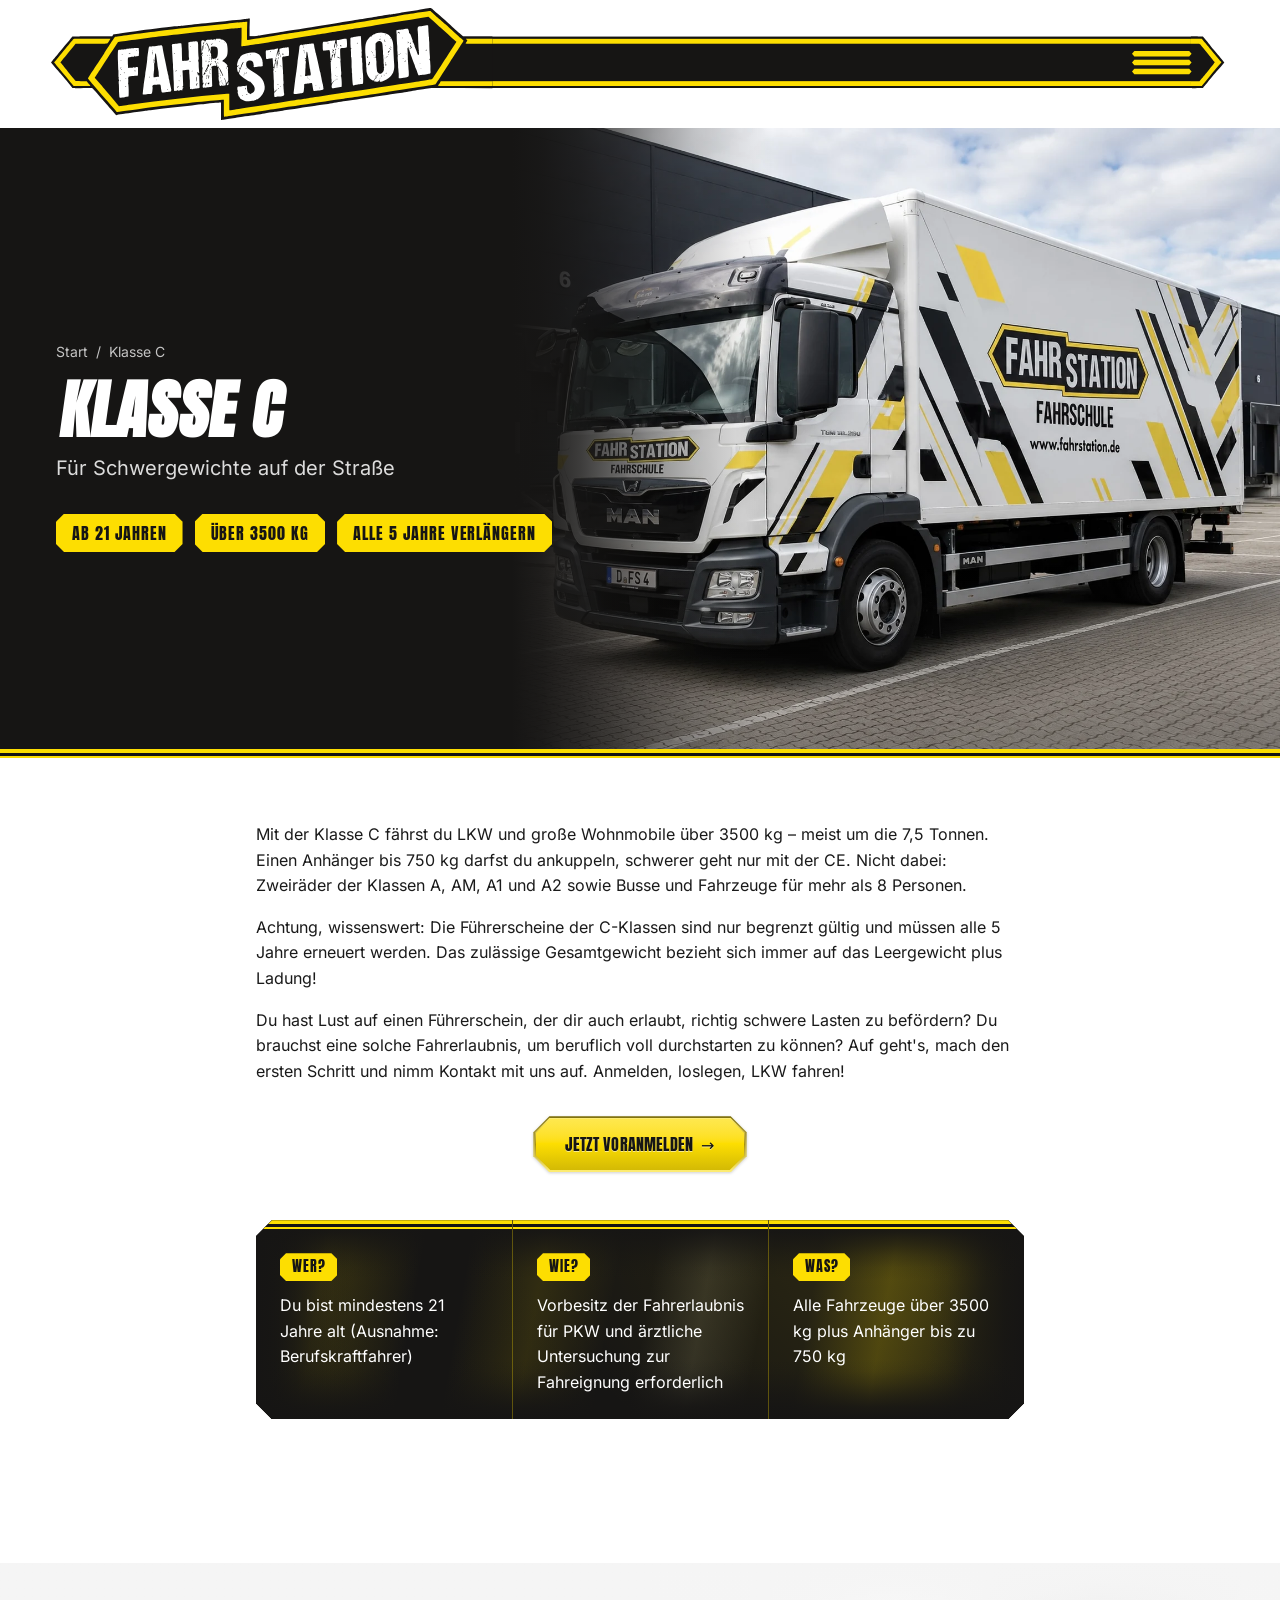
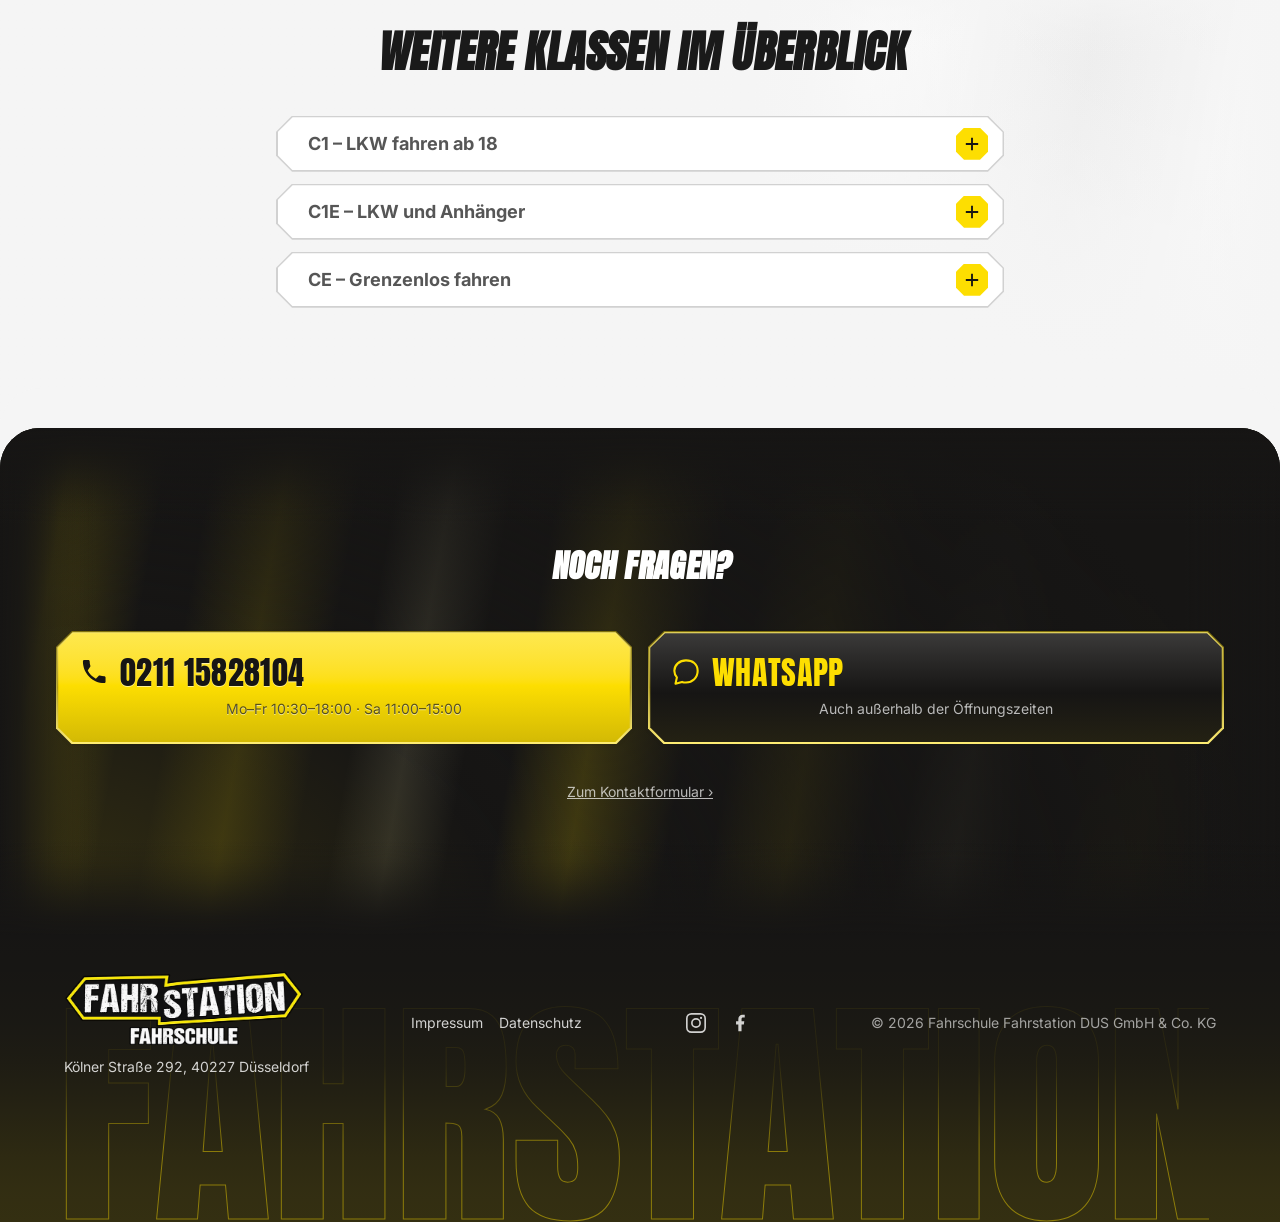
<file: klasse-c/index.html>
<!DOCTYPE html>
<html lang="de">
<head>
  <meta charset="UTF-8">
  <meta name="viewport" content="width=device-width, initial-scale=1">

  <title>LKW-Führerschein Klasse C in Düsseldorf | Fahrstation</title>
  <meta name="description" content="LKW-Führerschein Klasse C in Düsseldorf: Fahrzeuge über 3.500 kg, Anhänger bis 750 kg, ärztliche Untersuchung nötig. Ab 21 Jahren – jetzt anmelden!">
  <link rel="canonical" href="https://ayman-one.vercel.app/klasse-c">

  <meta property="og:type" content="website">
  <meta property="og:locale" content="de_DE">

  <link rel="icon" href="../assets/icons/favicon.ico">
  <link rel="apple-touch-icon" href="../assets/icons/apple-touch-icon.png">
  <link rel="manifest" href="../manifest.json">

  <link rel="stylesheet" href="../design-tokens.css?v=1425defe">
  <link rel="stylesheet" href="../styles.css?v=042ef628">

  <script type="application/ld+json">
  {
    "@context": "https://schema.org",
    "@type": "Course",
    "name": "Führerschein Klasse C",
    "description": "LKW-Führerschein der Klasse C bei der Fahrstation in Düsseldorf: Fahrzeuge über 3.500 kg mit Anhänger bis 750 kg, Mindestalter 21 Jahre (Ausnahme: Berufskraftfahrer).",
    "provider": {
      "@type": "Organization",
      "name": "Fahrschule Fahrstation DUS GmbH & Co. KG",
      "sameAs": "https://ayman-one.vercel.app/"
    }
  }
  </script>

  <script type="application/ld+json">
  {
    "@context": "https://schema.org",
    "@type": "BreadcrumbList",
    "itemListElement": [
      { "@type": "ListItem", "position": 1, "name": "Start", "item": "https://ayman-one.vercel.app/" },
      { "@type": "ListItem", "position": 2, "name": "Klasse C", "item": "https://ayman-one.vercel.app/klasse-c" }
    ]
  }
  </script>

  <!-- Seiten-eigene Komponenten für klasse-c.html: bewusst NICHT in
       styles.css, weil dieser Auftrag nur das Anlegen dieser einen Datei
       vorsieht und Vorlage/andere bestehende Dateien unangetastet bleiben
       sollen. Nutzt ausschließlich vorhandene Tokens aus design-tokens.css
       (Farben, Schrift, Abstände, --transition-base inkl. dessen
       prefers-reduced-motion-Abschaltung dort), definiert aber keine neuen
       globalen Klassen. -->
  <style>
    .kb-cta {
      margin: var(--space-8) 0 var(--space-12);
      text-align: center;
    }
  </style>
</head>
<body class="has-mobile-cta-bar">

  <header class="site-header" id="site-header">
    <div class="site-header__inner">
      <a class="site-header__banner" href="../" aria-label="Fahrstation Düsseldorf – Startseite">
        <svg class="banner" aria-hidden="true"><rect class="banner__bar banner__bar--body"/><rect class="banner__bar banner__bar--edge-top"/><rect class="banner__bar banner__bar--edge-bottom"/><svg class="banner__cap" x="0" y="0" width="100%" height="100%" viewBox="0 0 1545 392" preserveAspectRatio="xMinYMid meet"><path fill="#161514" d="M595,361L595,331L589,331C586,332 581,332 577,332C566,333 548,335 533,337C525,337 507,339 493,341C450,345 399,351 367,355C350,357 333,359 330,360C326,361 316,362 307,363C291,365 251,371 236,373L228,375L219,365C205,349 197,340 164,302C155,291 146,282 145,281C143,280 136,280 114,280C99,281 84,281 81,280L75,280L54,254C42,240 25,220 16,210L0,191L2,188C3,187 7,181 12,176C16,171 26,159 35,148C44,138 53,126 57,122C61,118 66,111 69,107L75,100L145,100L214,100L216,96C218,93 219,92 221,92C223,91 260,86 297,81C335,76 404,67 432,64C439,64 447,63 448,63C453,62 506,56 610,46C623,44 647,42 662,41C676,39 690,38 692,37L696,37L695,68L695,99L703,99C708,99 717,98 724,97C730,96 747,93 760,91C774,89 794,86 804,84C822,81 855,76 899,69C929,64 990,55 1021,49C1037,47 1056,44 1064,42C1073,41 1088,39 1099,37C1110,35 1134,31 1152,28C1170,25 1190,22 1195,22C1200,21 1217,18 1233,15C1263,11 1303,4 1320,1C1332,-0 1329,-2 1348,16C1356,22 1375,39 1392,54C1408,69 1426,85 1432,90L1443,100L1494,100L1545,100L1545,190L1545,281L1439,280L1332,280L1312,283C1302,285 1278,288 1260,291C1242,294 1216,298 1202,300C1187,302 1164,306 1150,308C1135,310 1111,314 1096,316C1082,318 1058,322 1044,324C1029,326 1002,330 984,333C966,336 942,339 930,341C920,343 897,346 881,348C865,351 839,355 823,357C807,360 788,363 780,364C772,365 757,367 747,369C729,372 712,375 679,379C670,381 648,384 631,387C614,390 599,392 597,392L595,392L595,361Z"/><path fill="#FDDE01" d="M605,351C605,335 605,321 605,321C603,319 452,335 386,343C329,350 320,352 278,358C257,361 237,363 235,364L230,364L223,355C219,350 202,331 186,313C140,260 129,247 129,246C129,246 134,239 139,230C149,216 166,189 186,159C195,145 223,102 224,101C224,100 314,88 372,81C441,73 509,65 607,56C632,53 659,50 667,50C675,49 683,48 684,48L687,48L686,80C686,107 686,112 687,112C689,112 713,108 778,98C802,94 833,89 848,87C873,83 948,71 985,65C1005,62 1074,51 1154,38C1181,34 1207,29 1212,28C1261,20 1327,10 1329,11C1330,12 1341,22 1353,33C1366,44 1379,56 1382,58C1385,61 1397,72 1408,82C1418,91 1431,103 1436,107C1440,111 1444,115 1444,115C1444,116 1438,125 1431,136C1424,147 1408,171 1396,190C1383,210 1367,235 1360,246C1352,257 1346,267 1346,267C1345,268 1323,271 1150,298C1060,312 1037,315 996,321C953,328 880,339 838,345C818,348 783,354 760,357C737,361 692,368 662,372C631,377 606,381 606,381C605,381 605,368 605,351ZM677,350C705,346 746,340 769,336C792,333 826,327 846,324C866,321 884,319 888,318C891,317 917,313 946,309C1290,257 1333,251 1335,248C1337,246 1349,227 1372,191C1389,166 1405,140 1413,128C1416,123 1419,119 1419,118C1419,118 1394,96 1370,74C1367,72 1360,65 1354,60C1349,55 1339,47 1333,41L1321,31L1299,34C1242,44 1200,50 1156,57C1130,62 1092,68 1071,71C1050,74 1029,78 1024,78C1009,81 927,94 908,97C871,103 858,105 808,113C744,123 673,134 670,134L666,134L667,102C667,84 667,69 667,69C666,69 651,71 633,72C614,74 593,77 584,77C544,81 429,94 385,99C343,104 235,119 235,119C233,121 178,206 165,226L153,244L174,268C194,292 238,343 238,344C238,344 257,341 280,338C385,323 497,310 616,300L624,300L624,329C624,353 624,358 625,358C626,358 649,355 677,350ZM76,269C74,266 59,248 42,228C25,208 11,191 11,191C11,190 76,111 78,109C79,108 96,108 144,108L208,108L203,116C198,123 197,124 194,124C192,125 167,125 138,125L86,125L75,139C28,196 33,190 34,192C35,193 47,207 60,224C74,241 86,255 86,255C86,256 95,256 105,256L125,256L131,264C135,268 138,272 138,272C138,273 125,273 109,273L79,273L76,269ZM1354,272C1354,272 1357,268 1360,264L1364,256L1455,256L1545,256L1545,264L1545,273L1449,273C1397,273 1354,273 1354,272ZM1451,124C1451,124 1452,121 1454,119C1458,113 1458,113 1454,110L1452,108L1498,108L1545,108L1545,116L1545,125L1498,125C1472,125 1451,125 1451,124Z"/><path fill="#FFFFFF" d="M683,326C673,324 660,317 660,312C660,312 660,311 659,311C657,311 655,305 655,302C655,300 655,299 654,299C653,298 653,291 654,291C655,291 655,291 654,290C653,289 652,287 652,283C652,276 653,274 658,275C659,275 660,275 661,275C666,273 677,272 678,273C679,274 679,274 680,273C681,271 684,270 685,272C686,272 686,277 686,282C687,294 690,299 695,299C696,299 697,300 698,301C699,302 699,302 699,301C699,300 700,299 701,299C705,299 710,294 712,290C715,282 712,272 704,265C701,261 698,259 698,258C699,257 698,257 698,258C693,259 658,234 658,229C658,228 660,222 662,216C665,210 667,204 668,202C669,200 670,197 671,196C672,194 673,192 674,190L674,188L671,191C670,192 668,196 667,198C666,200 665,204 664,207C662,211 662,211 660,210C656,207 656,209 659,211L661,214L658,221L655,227L654,224C652,219 650,206 652,206C654,206 657,202 656,200C655,199 655,199 653,202L651,204L651,202C651,194 657,176 660,176C661,176 661,175 661,175C661,172 666,167 671,164C682,157 698,154 712,156C721,158 728,161 732,167C736,172 740,181 740,184C739,185 740,186 740,187C741,187 741,190 741,193C741,196 741,199 741,200C742,203 741,204 728,205C710,208 710,208 709,205C709,204 709,202 710,202C711,201 711,201 710,201C709,201 709,200 709,198C709,187 702,182 693,184C686,186 683,190 683,197C683,208 687,211 719,231C739,245 746,255 748,276C749,287 744,299 735,309C730,315 722,320 721,320C720,319 719,320 719,320C718,321 716,322 713,323C711,324 707,325 705,325C699,327 690,327 683,326ZM240,313C239,312 239,305 238,291C238,280 238,267 237,263C237,258 237,255 238,255C239,254 239,253 238,252C237,250 236,245 237,243C238,243 238,242 237,242C236,242 236,239 236,234C236,229 236,223 236,219C235,215 235,198 234,180C234,145 234,146 240,146C242,146 244,146 245,146C245,145 249,145 254,145C258,144 262,144 263,144C264,143 268,143 271,143C275,142 278,142 279,142C280,141 296,140 302,140L307,140L308,154C308,162 307,168 307,168C307,168 306,168 304,168C303,169 301,169 298,169C295,170 294,170 294,168C294,167 294,167 292,169C291,171 290,171 286,171C284,171 282,171 281,171C281,172 279,172 277,172C269,172 269,173 269,186C269,197 270,208 270,209C270,210 271,210 273,210C274,209 279,209 282,209C286,208 290,208 291,207C292,207 293,207 293,209C294,210 294,210 294,209C294,207 303,205 304,207C305,208 305,234 304,236C303,237 301,237 298,237C296,237 293,237 292,237C292,238 288,238 284,238C275,239 270,240 271,242C271,243 271,244 270,245C269,245 269,246 270,246C271,247 271,264 270,264C269,264 269,264 270,265C272,266 273,308 271,310C270,310 264,311 258,312C251,313 245,313 243,314C242,314 241,313 240,313ZM782,311C782,310 781,306 781,303C781,297 781,296 785,293C788,289 793,284 792,284C791,284 789,286 786,289L781,294L781,292C781,290 781,287 781,286C780,284 780,270 780,255C779,240 779,226 778,223C778,221 778,219 779,219C780,219 779,214 778,213C777,211 777,209 778,209C779,209 779,210 779,210C779,211 780,212 780,212C781,212 782,211 782,210C782,205 785,194 787,192C788,191 788,190 787,190C785,190 783,194 782,200C780,208 779,209 778,204C778,202 777,199 777,196C777,190 776,177 775,176C774,175 774,175 773,176C772,176 769,177 766,177C763,177 761,178 760,178C759,179 754,179 753,178C753,177 752,171 752,163C751,150 752,147 755,148C756,149 757,149 757,148C758,147 766,146 776,145C778,145 780,145 781,145C784,144 794,142 795,142C795,143 792,156 791,157C791,158 791,159 790,160C790,162 790,164 790,166C789,169 789,170 790,170C790,170 791,169 791,168C791,167 791,165 792,164C793,162 793,159 794,156C795,153 795,152 796,153C797,155 797,165 796,166C795,166 795,167 796,167C797,169 798,167 798,164C798,162 799,161 800,161C800,161 801,161 801,160C801,159 801,159 800,159C800,159 799,158 799,156C799,154 799,153 799,153C800,153 800,151 799,149C799,146 800,144 800,143C802,141 822,137 824,138C824,139 825,139 825,138C826,137 831,137 832,138C832,139 833,146 833,153C833,169 833,168 826,168C823,168 821,169 820,169C820,170 818,170 817,170C810,170 809,171 809,178C810,183 811,202 812,220C812,225 812,229 812,230C813,230 813,235 813,240C813,245 813,253 814,258C814,265 814,267 813,267C812,267 812,267 813,268C813,269 814,275 814,282C815,289 815,297 816,299C817,307 815,308 799,310C797,310 792,310 790,311C784,312 783,312 782,311ZM671,307C671,306 670,306 669,306C669,306 668,306 668,307C669,308 670,308 670,308C671,308 671,308 671,307ZM687,304C688,303 685,300 684,301C684,302 685,305 686,305C686,305 687,305 687,304ZM321,302C321,301 322,288 324,273C326,258 328,243 329,240C329,237 330,232 330,228C332,218 332,217 336,188C336,187 337,180 337,174C343,133 342,135 346,135C348,135 349,135 350,135C350,133 352,134 352,135C352,136 352,137 353,137C353,138 354,137 353,136C353,135 353,134 355,134C356,134 357,134 358,134C372,132 386,130 387,130C388,131 389,133 390,135C391,143 396,168 400,186C402,197 405,209 405,212C406,216 407,222 408,224C408,226 409,231 410,234C411,237 412,242 412,246C413,249 415,255 415,260C419,277 419,276 421,286C421,291 419,293 415,293C413,293 406,294 400,295C391,296 389,296 388,295C387,294 385,284 384,272C383,267 382,267 373,268C369,269 365,269 365,269C365,268 363,269 361,269C357,270 354,273 355,276C356,277 356,282 355,288C354,300 353,301 347,301C345,301 340,301 336,302C327,303 321,303 321,302ZM849,299C849,298 850,291 851,282C852,274 854,258 855,248C857,236 858,225 859,221C860,215 863,191 863,186C864,181 866,163 867,158C868,154 868,147 869,142C870,131 871,130 877,129C881,129 881,130 882,132C883,134 883,136 883,136C882,136 883,137 883,138C885,142 885,140 883,134C882,128 881,128 888,128C891,127 897,126 902,126C906,125 912,124 914,124L919,124L921,130C921,134 923,141 924,146C925,151 926,157 927,158C927,159 928,163 929,167C931,175 937,201 939,212C940,217 941,222 942,224C943,226 944,232 945,238C947,247 948,254 951,266C952,268 952,271 952,272C953,274 953,277 953,278C955,283 953,286 950,286C948,287 941,288 934,289C923,291 921,291 919,290C918,289 917,281 915,270C914,262 913,261 907,263C904,263 900,264 899,264C897,264 893,265 891,265L886,267L886,277C884,298 885,297 874,298C870,299 865,299 864,300C854,301 849,301 849,299ZM431,290C431,289 430,283 430,277C430,271 430,258 429,250C429,241 428,227 428,220C427,213 427,203 427,198C426,187 425,168 424,150C424,142 424,134 423,132C423,127 424,126 432,126C435,125 439,125 440,125C451,123 456,123 456,124C457,125 457,133 458,143C458,160 459,184 459,185C461,186 479,184 481,183C483,181 484,176 483,174C482,174 482,164 482,152C481,140 481,130 481,130C481,130 481,128 481,125C480,120 481,119 493,118C515,115 514,115 515,129C515,148 516,169 517,174C517,177 517,180 516,181C515,183 515,186 516,187C517,187 517,196 517,206C518,215 518,224 519,225C520,228 518,229 515,226C512,224 510,225 513,229C514,230 514,230 512,231C510,231 510,231 512,232C515,232 516,233 516,235C516,237 516,237 518,236C519,235 519,236 519,242C519,251 520,269 520,275C521,281 520,281 506,282C503,283 498,283 494,284C490,284 487,284 487,283C487,283 487,279 486,275C486,271 486,261 486,254C485,246 485,234 484,228C484,222 484,216 483,216C482,215 466,217 463,218C460,218 460,220 461,228C461,233 462,245 462,256C463,274 463,275 461,275C460,275 459,276 459,276C459,277 460,278 461,277C464,277 464,279 461,282C460,284 459,285 460,286C462,287 459,288 456,288C455,287 453,287 453,288C450,290 443,290 443,288C443,287 443,287 442,288C441,290 440,290 439,290C438,289 437,290 436,290C436,291 432,291 431,290ZM409,286C409,285 408,285 408,285C407,285 406,285 406,286C406,287 407,287 408,287C408,287 409,287 409,286ZM681,281C681,279 679,278 679,280C679,283 680,286 681,285C682,284 682,282 681,281ZM798,282C799,280 797,280 796,281C795,282 795,283 796,283C796,283 797,283 798,282ZM941,280C941,279 941,279 940,279C939,279 939,279 939,280C939,281 939,281 940,281C941,281 941,281 941,280ZM983,279C981,276 983,265 985,263C988,260 993,253 993,253C992,253 990,255 987,258L982,264L982,258C982,256 982,252 982,250C981,249 981,241 981,232C980,216 979,196 979,191C978,189 979,188 980,188C981,188 981,187 980,186C979,185 978,183 978,182L978,180L980,182C982,184 982,184 982,182C982,179 985,169 987,166C988,162 988,161 985,164C983,165 982,166 983,166C983,167 984,168 983,169C983,170 982,172 982,175C981,177 981,179 980,179C979,179 977,171 977,166C978,155 975,145 973,147C972,147 969,148 965,148C962,149 958,149 957,149C952,151 951,149 951,134C951,119 951,118 957,118C958,118 964,118 969,117C974,116 979,115 980,115C980,116 981,115 982,115C983,114 988,113 990,114C990,115 991,115 991,114C993,112 996,113 996,115C995,115 995,118 994,120C994,123 993,125 993,126C992,128 991,131 991,138C990,143 993,140 994,134C994,130 995,126 996,124L997,122L998,126C998,128 999,130 999,130C1000,130 1001,123 1000,116C1000,112 1000,112 1003,112C1007,111 1015,110 1018,109C1020,109 1023,109 1027,108C1031,107 1034,107 1034,108C1035,109 1036,115 1036,123C1036,137 1036,137 1034,138C1031,139 1019,140 1017,140C1014,140 1012,143 1012,146C1012,156 1013,181 1014,182C1014,183 1014,184 1013,184C1012,185 1012,186 1013,186C1013,187 1014,193 1014,201C1015,209 1015,220 1016,225C1016,232 1016,236 1015,236C1014,238 1014,238 1015,239C1017,240 1019,274 1017,276C1016,277 991,281 986,281C985,281 984,280 983,279ZM444,277C444,277 445,276 446,275C447,275 448,273 446,273C445,273 442,276 442,278C442,278 442,279 443,279C444,279 444,278 444,277ZM532,278C530,277 531,268 533,265C535,262 535,260 533,262C531,263 531,263 531,258C531,256 531,251 530,249C530,246 531,243 531,242C532,240 532,240 531,239C529,238 529,211 531,210C531,209 532,208 531,208C531,207 530,208 529,209C528,210 528,210 529,208C529,207 529,204 529,202C529,201 529,193 529,184C529,176 528,169 528,169C526,169 527,165 529,162C532,157 532,153 529,157L527,159L527,154C527,151 527,147 527,144C526,142 526,135 526,128C526,116 526,116 528,114C531,113 534,113 535,114C535,115 536,116 536,116C537,116 537,115 537,115C536,114 537,113 537,113C538,113 538,114 538,115C537,117 538,118 540,117C541,116 542,115 542,114C541,112 546,111 552,111C555,111 557,111 558,111C559,110 565,110 565,111C565,112 566,112 567,111C568,110 570,109 572,109C575,109 575,109 574,111C573,112 573,113 574,113C575,113 576,112 576,110C577,108 578,108 585,108C591,108 593,108 594,109C594,110 595,111 596,110C602,109 611,116 615,124C619,135 620,160 615,169C613,173 607,180 603,182C599,185 599,187 604,188C608,190 612,193 616,199L618,203L616,205C613,208 613,210 616,207C618,206 618,206 619,207C620,209 620,215 619,215C618,215 618,215 619,216C619,217 620,225 620,236C621,254 621,254 618,258C617,260 616,262 616,262C616,265 614,262 612,256C609,248 607,244 606,244C606,244 607,248 609,253C613,263 614,267 612,267C611,267 611,268 611,269C612,271 609,272 602,272C598,272 598,272 599,270C600,269 600,269 599,269C598,269 597,270 597,271C596,272 595,273 594,273C590,273 589,270 589,262C589,258 588,255 588,255C587,254 586,241 587,240C588,240 588,239 587,239C587,238 586,231 586,223L585,209L587,211C590,214 592,217 592,220C592,220 593,223 594,224C597,228 600,234 600,236C600,236 601,237 602,237C603,237 604,238 597,224C594,217 591,212 590,212C588,212 586,208 587,206C588,205 588,205 587,205C586,205 585,205 585,206C585,208 584,207 582,204C580,202 580,202 581,200C582,199 579,192 577,193C577,194 578,195 579,196C580,198 580,198 579,199C578,200 578,201 578,202C578,203 577,203 575,202C570,202 562,204 562,206C562,207 561,208 561,209C560,210 560,210 561,209C563,209 563,210 563,223C563,237 564,257 564,268C565,276 564,277 552,277C546,277 542,278 542,278C542,280 537,279 537,278C536,277 536,277 536,278C536,279 533,279 532,278ZM263,274C263,274 262,273 261,273C259,273 259,273 260,274C261,275 262,276 262,276C263,276 263,275 263,274ZM805,274C805,273 805,273 804,273C803,273 803,273 803,274C803,275 803,275 804,275C805,275 805,275 805,274ZM544,262L544,260L542,263C540,265 539,267 540,267C541,268 541,270 541,271C541,274 541,274 542,270C542,268 543,264 544,262ZM511,269C511,268 512,266 512,265C513,264 513,264 512,263C511,262 510,263 510,265C509,267 508,269 508,270C507,270 507,271 508,271C509,273 510,271 511,269ZM928,271C928,270 927,270 927,270C926,270 926,270 926,271C927,272 928,272 928,272C929,272 929,272 928,271ZM1057,270C1056,268 1055,259 1054,240C1054,233 1054,227 1053,227C1053,226 1053,223 1053,220C1053,216 1053,211 1052,207C1052,203 1052,194 1052,186C1052,178 1051,172 1051,172C1050,172 1050,170 1050,168C1050,165 1050,159 1050,154C1049,145 1049,144 1051,142C1052,140 1052,140 1051,140C1049,141 1049,142 1048,124C1048,121 1048,115 1048,112C1047,105 1048,103 1054,103C1057,102 1062,102 1065,101C1068,100 1072,100 1074,99C1076,99 1079,99 1080,99C1085,97 1085,96 1086,130C1087,140 1087,149 1088,150C1088,151 1088,153 1087,153C1086,154 1086,155 1087,155C1088,156 1088,171 1087,171C1086,171 1086,171 1086,172C1086,173 1087,173 1088,173C1089,173 1089,175 1089,181C1089,185 1089,191 1090,193C1090,195 1090,203 1090,210C1091,218 1091,226 1092,230C1093,246 1093,263 1092,264C1091,266 1088,266 1084,266C1080,267 1077,267 1076,267C1075,268 1072,268 1068,269C1065,270 1062,270 1060,271C1059,271 1058,270 1057,270ZM615,269C615,268 616,266 618,263L621,258L621,262C622,268 621,270 618,270C617,270 616,270 615,269ZM601,264C599,261 597,260 597,260C597,261 604,269 605,268C605,268 604,266 601,264ZM796,268C796,267 795,266 794,266C794,266 793,267 793,268C793,268 794,269 794,269C795,269 796,268 796,268ZM553,265C556,262 555,261 552,262C549,262 548,263 549,266C550,268 552,267 553,265ZM611,263C611,262 610,261 609,262C608,262 609,264 610,264C611,264 611,264 611,263ZM591,259C590,258 590,258 590,259C590,260 591,261 592,260C592,260 592,259 591,259ZM596,257C596,256 596,256 595,256C594,256 594,256 594,257C594,258 594,258 595,258C596,258 596,258 596,257ZM1136,257C1134,257 1132,256 1131,256C1130,255 1135,246 1137,246C1139,246 1139,245 1139,244C1138,243 1139,241 1142,238C1144,235 1146,233 1146,232C1145,232 1139,239 1134,247L1128,255L1123,252C1112,245 1104,230 1104,216C1104,213 1104,210 1104,209C1103,208 1103,202 1103,195C1102,188 1102,176 1101,168C1098,130 1101,118 1113,105C1118,99 1119,99 1121,100C1122,101 1122,101 1122,99C1121,98 1128,92 1131,92C1132,92 1133,91 1134,91C1136,89 1140,88 1148,87C1150,87 1153,87 1154,86C1159,86 1171,89 1178,92C1190,99 1198,115 1198,134C1198,142 1200,178 1201,194C1203,215 1199,228 1187,241C1179,249 1170,254 1159,257C1150,259 1150,259 1151,254L1151,250L1149,254C1147,258 1145,259 1136,257ZM244,255C244,254 243,254 242,254C241,254 241,255 242,256C242,257 244,256 244,255ZM511,250C511,246 511,243 511,243C510,243 510,242 510,241C509,240 509,242 509,247C509,255 510,258 511,257C511,256 511,253 511,250ZM449,254C449,254 448,253 447,253C446,253 446,253 447,254C448,255 449,256 449,256C450,256 450,255 449,254ZM597,252C596,251 595,253 596,254C596,255 596,255 597,254C597,253 597,253 597,252ZM370,252C370,251 369,250 369,250C368,250 368,251 369,252C369,252 370,253 370,253C371,253 371,252 370,252ZM998,252C998,251 998,251 997,251C996,251 996,251 996,252C996,253 996,253 997,253C998,253 998,253 998,252ZM905,250C904,249 904,249 904,250C904,251 905,252 906,251C906,251 906,250 905,250ZM1002,249C1002,248 1002,248 1001,248C1000,248 1000,248 1000,249C1000,250 1000,250 1001,250C1002,250 1002,250 1002,249ZM263,247C263,246 263,246 262,246C261,246 261,246 261,247C261,248 261,248 262,248C263,248 263,248 263,247ZM546,245C546,244 546,243 545,243C544,243 543,246 544,247C544,249 546,247 546,245ZM900,246C899,245 899,245 899,246C899,247 900,248 901,247C901,247 901,246 900,246ZM1084,247C1084,246 1084,246 1083,246C1082,246 1082,246 1082,247C1082,248 1082,248 1083,248C1084,248 1084,248 1084,247ZM553,244C554,238 554,235 553,235C552,235 551,236 551,242C550,248 551,249 553,244ZM1152,246C1153,245 1153,244 1152,244C1152,244 1151,245 1151,246C1150,246 1150,247 1150,247C1151,247 1151,246 1152,246ZM595,244C595,244 595,243 594,243C593,243 592,245 593,245C594,246 595,246 595,244ZM1217,245C1217,244 1217,243 1217,242C1217,242 1217,236 1217,229C1216,222 1216,213 1215,209C1215,205 1215,194 1214,186C1213,174 1213,169 1214,168C1215,167 1215,167 1214,167C1213,167 1213,165 1213,162C1213,160 1213,153 1212,148C1212,144 1212,137 1212,134C1210,112 1210,102 1210,93C1209,87 1209,82 1209,81C1207,80 1210,77 1212,77C1213,78 1215,77 1216,77C1216,76 1220,76 1224,76C1228,75 1231,75 1232,75C1234,73 1248,72 1249,73C1251,75 1254,84 1253,86C1253,86 1253,87 1254,88C1255,88 1257,90 1258,93C1259,95 1261,101 1263,106C1267,116 1267,118 1266,118C1265,117 1265,117 1265,118C1265,118 1266,119 1267,120C1269,121 1273,132 1273,134C1272,134 1272,135 1273,135C1273,136 1276,142 1279,150C1284,165 1284,166 1287,164C1288,163 1288,161 1288,156C1287,152 1287,150 1288,150C1289,150 1289,150 1288,149C1287,148 1286,135 1285,114C1285,97 1284,82 1283,76C1283,67 1285,64 1290,64C1295,64 1297,63 1305,62C1318,60 1319,60 1320,61C1320,62 1321,70 1321,81C1322,91 1322,100 1323,102C1323,103 1323,111 1324,120C1324,141 1325,153 1326,167C1327,177 1326,179 1325,180C1324,182 1324,182 1325,182C1327,182 1327,183 1328,202C1328,207 1328,214 1328,218C1329,229 1329,230 1319,231C1316,232 1307,233 1300,234C1290,236 1287,236 1286,235C1285,233 1280,221 1280,219C1280,218 1280,217 1279,217C1279,216 1278,214 1277,212C1276,210 1274,205 1273,200C1271,195 1269,190 1268,188C1267,185 1264,176 1260,166C1257,156 1254,148 1254,147C1254,146 1254,145 1253,145C1251,145 1251,141 1253,139C1254,138 1254,138 1252,138C1247,139 1247,140 1248,149C1249,169 1249,178 1249,179C1248,179 1248,180 1249,180C1249,180 1250,186 1250,194C1251,201 1251,213 1252,220C1253,240 1253,242 1245,242C1242,243 1240,243 1239,243C1238,244 1236,244 1234,244C1231,245 1227,245 1224,246C1219,246 1218,246 1217,245ZM346,242C346,241 346,241 345,241C344,241 344,241 344,242C344,243 344,243 345,243C346,243 346,243 346,242ZM899,242C899,241 899,240 898,240C898,240 898,241 898,242C898,242 898,243 899,243C900,243 900,242 899,242ZM373,241L378,241L377,234C377,227 377,226 376,220C375,215 374,208 373,203C373,201 372,193 371,186C370,179 369,169 368,166C368,161 367,159 366,159C366,159 365,159 365,160C365,160 364,165 364,170C363,176 363,183 363,186C363,189 363,192 362,192C362,192 361,195 361,199C361,202 361,209 361,214C360,219 360,227 359,232L359,242L363,242C366,242 370,242 373,241ZM547,238C547,235 547,233 546,234C545,235 544,241 545,241C545,241 546,240 547,238ZM1002,239C1002,238 1002,238 1001,238C1000,238 1000,238 1000,239C1000,240 1000,240 1001,240C1002,240 1002,240 1002,239ZM1138,238C1140,235 1139,235 1136,238C1135,239 1134,240 1135,240C1135,240 1137,239 1138,238ZM1158,237C1158,236 1157,236 1157,237C1156,237 1156,238 1156,239C1157,240 1158,240 1158,239C1159,239 1159,238 1158,237ZM455,238C455,238 455,237 454,236C453,236 453,237 453,237C453,238 453,239 454,239C455,239 455,239 455,238ZM876,238C876,237 875,236 874,237C873,237 874,239 875,239C876,239 876,239 876,238ZM997,237C997,236 997,236 996,236C995,236 995,237 995,238C995,238 995,239 996,238C997,238 997,237 997,237ZM900,236C905,236 909,235 909,235C909,235 909,232 909,228C907,217 907,217 907,215C906,214 905,207 904,200C904,197 899,166 897,156C897,151 894,152 894,158C894,161 894,166 893,171L893,178L891,176C890,175 889,174 888,174C888,175 891,180 892,180C893,180 893,181 893,182C893,183 892,183 890,182C890,181 889,181 889,182C888,182 889,184 890,184C892,186 892,186 892,192C891,196 891,203 891,208C890,213 890,222 890,228C889,235 889,238 890,238C891,238 895,237 900,236ZM540,230C541,226 541,226 539,227C538,227 538,227 538,226C539,226 539,225 538,225C537,224 537,225 536,227C536,229 535,230 535,231C534,231 534,232 534,234C534,236 534,236 536,234C537,233 539,231 540,230ZM594,235C594,234 594,234 593,234C592,234 592,234 592,235C592,236 592,236 593,236C594,236 594,236 594,235ZM677,233C676,233 674,234 674,235C674,236 675,236 676,235C676,234 677,234 677,233ZM1167,235C1168,234 1166,233 1165,234C1164,234 1165,236 1166,236C1166,236 1167,236 1167,235ZM244,232C244,232 243,231 243,231C241,232 241,234 242,234C243,234 244,233 244,232ZM557,228C556,227 556,224 556,221C557,218 557,217 556,219C554,224 556,233 558,231C558,230 558,229 557,228ZM589,228C589,227 589,227 588,228C587,228 587,229 587,229C587,230 587,230 588,230C589,229 589,228 589,228ZM684,228C685,228 685,227 685,226C684,226 681,227 681,229C681,230 682,230 684,228ZM1156,229C1162,226 1167,217 1165,213C1165,212 1165,210 1166,209C1167,208 1167,208 1166,208C1165,208 1165,206 1165,203C1165,201 1165,198 1165,197C1164,196 1164,189 1164,181C1163,173 1163,166 1163,165C1162,164 1162,158 1162,151C1160,126 1160,124 1158,121C1154,114 1146,114 1140,120L1136,124L1136,133C1136,138 1136,142 1136,143C1135,144 1135,145 1136,145C1137,146 1138,172 1136,172C1136,172 1135,172 1135,173C1135,174 1136,174 1136,174C1138,174 1138,175 1138,178C1138,181 1138,184 1139,186C1139,187 1139,193 1139,199C1141,222 1141,223 1145,227C1148,230 1151,231 1156,229ZM1174,228C1174,226 1172,227 1172,229C1171,230 1171,230 1172,230C1173,230 1174,229 1174,228ZM678,228C678,227 678,227 677,227C676,227 676,227 676,228C676,229 676,229 677,229C678,229 678,229 678,228ZM258,227C258,226 257,226 256,226C256,226 255,226 255,227C255,228 256,228 256,228C257,228 258,228 258,227ZM544,222C542,219 543,217 546,219C547,220 547,220 548,218C548,217 548,216 547,216C545,216 546,214 548,212C549,211 550,209 549,209C549,208 550,206 552,205C554,203 554,202 553,201C553,200 552,199 552,198C552,196 551,196 549,199C548,201 547,202 548,203C549,203 548,206 545,210C544,212 543,214 543,214C543,215 542,216 541,218C539,220 539,220 540,222C543,225 546,225 544,222ZM787,223C787,222 787,222 786,222C785,222 785,222 785,223C785,224 785,224 786,224C787,224 787,224 787,223ZM440,218C440,216 439,217 437,219C435,222 436,224 438,221C439,220 440,218 440,218ZM295,221C296,221 295,219 294,218C293,217 293,217 293,219C293,222 294,223 295,221ZM495,220C495,219 495,219 494,220C493,220 493,221 493,221C493,222 493,222 494,222C495,221 495,220 495,220ZM248,216C248,215 247,215 246,215C246,215 245,215 245,216C245,217 246,217 246,217C247,217 248,217 248,216ZM558,214C558,214 558,213 557,213C556,213 556,214 556,214C556,215 556,216 557,216C558,216 558,215 558,214ZM615,212C615,212 615,211 614,210C613,210 613,211 613,211C613,212 613,213 614,213C615,213 615,213 615,212ZM684,210C684,210 684,209 683,210C682,210 682,211 682,212C682,212 682,213 683,212C684,212 684,211 684,210ZM1296,210C1296,209 1294,210 1294,212C1294,213 1294,213 1295,212C1296,211 1297,210 1296,210ZM245,210C247,207 245,206 244,209C243,210 242,211 242,211C242,213 244,212 245,210ZM999,209C999,208 999,208 998,208C997,209 997,210 997,210C997,211 997,211 998,210C999,210 999,209 999,209ZM792,207C792,206 792,206 791,206C790,206 790,206 790,207C790,208 790,208 791,208C792,208 792,208 792,207ZM805,203C802,200 799,199 801,201C801,202 807,206 808,206C808,206 807,205 805,203ZM792,202C794,191 795,180 795,180C794,180 794,182 793,184C792,189 791,194 791,192C791,191 791,190 790,190C789,190 789,191 790,194C790,196 790,199 790,201C790,206 792,206 792,202ZM584,202C584,201 583,201 583,202C582,202 581,203 582,203C582,204 584,203 584,202ZM1173,197C1171,195 1170,196 1171,200C1171,203 1171,203 1173,201C1174,199 1174,199 1173,197ZM560,198C559,197 560,196 560,195C561,194 562,193 562,193C562,191 558,195 557,198C557,199 557,200 557,200C559,201 560,200 560,198ZM1114,197C1114,197 1115,195 1115,193C1117,190 1117,189 1116,188C1115,187 1112,191 1112,194C1112,195 1112,196 1111,196C1110,196 1110,198 1111,200C1113,201 1115,199 1114,197ZM586,192C586,191 584,192 584,194C584,195 584,195 585,194C586,193 587,192 586,192ZM1171,192C1171,191 1171,190 1170,190C1169,191 1169,192 1169,193C1169,193 1169,194 1170,194C1171,194 1171,193 1171,192ZM1293,194C1293,193 1291,192 1291,193C1290,194 1291,194 1291,194C1292,194 1293,194 1293,194ZM576,187C573,185 572,185 574,189C575,192 575,192 577,190C578,189 578,189 576,187ZM360,189C360,187 358,186 358,188C358,189 360,191 361,191C361,190 361,190 360,189ZM555,187C555,186 555,186 554,186C553,185 551,188 552,190C552,191 552,191 554,189C554,188 555,187 555,187ZM583,190C583,189 583,189 582,189C581,189 581,189 581,190C581,191 581,191 582,191C583,191 583,191 583,190ZM1244,183C1244,182 1242,183 1240,185C1239,187 1237,189 1237,189C1237,190 1239,189 1240,187C1242,185 1244,183 1244,183ZM488,187C487,186 486,186 485,186C484,187 486,189 488,189C489,189 489,189 488,187ZM563,186C563,186 562,185 562,185C561,185 560,186 560,187C560,188 562,188 563,186ZM789,187C789,187 788,186 788,185C787,184 787,183 788,180C790,177 790,175 788,176C787,177 786,178 786,179C786,181 785,182 784,182C783,182 783,184 785,186C786,188 789,189 789,187ZM544,186C544,185 543,185 542,185C542,185 541,185 541,186C541,187 542,187 542,187C543,187 544,187 544,186ZM361,183C360,180 358,179 358,181C358,182 361,186 362,186C362,185 362,184 361,183ZM246,184C246,183 246,183 245,183C244,183 244,183 244,184C244,185 244,185 245,185C246,185 246,185 246,184ZM556,178C556,177 556,177 555,178C554,178 554,179 554,180C554,182 554,182 555,180C555,179 556,178 556,178ZM565,177C566,177 567,178 568,178C570,180 571,180 571,178C571,178 572,177 573,177C581,177 584,169 584,154C584,138 581,135 568,135C564,135 561,136 560,136C559,137 559,149 560,151C561,151 561,152 560,152C559,152 552,138 552,135C552,133 546,123 544,122C543,122 543,122 544,124C545,125 546,127 546,128C546,129 547,131 548,132C552,139 554,146 551,151C550,152 550,153 551,153C551,153 552,152 553,150L554,146L557,151C560,156 561,158 559,156C558,155 557,155 557,156C556,157 556,157 557,157C559,157 562,164 560,165C559,166 559,166 560,166C561,167 561,170 561,174C561,181 562,184 563,180C563,179 564,177 565,177ZM583,181C584,180 584,179 583,178C583,177 582,177 582,178C582,178 582,180 581,180C581,182 582,183 583,181ZM575,180C576,179 576,178 575,178C575,178 574,179 574,180C573,180 573,181 574,181C574,181 575,180 575,180ZM588,179C588,178 586,177 586,178C585,179 586,179 586,179C587,179 588,179 588,179ZM796,177C796,176 796,174 797,173C797,171 797,171 796,172C794,175 793,178 795,178C796,178 796,177 796,177ZM1234,177C1234,176 1233,176 1232,176C1232,176 1231,176 1231,177C1231,178 1232,178 1232,178C1233,178 1234,178 1234,177ZM786,175C786,174 785,174 784,174C783,174 783,175 784,176C784,177 786,176 786,175ZM994,168C994,166 995,161 995,158C997,149 996,148 994,157C993,162 992,163 991,161C991,160 990,159 990,159C989,159 990,163 991,164C991,164 992,165 992,166C992,167 992,170 992,172C992,179 994,175 994,168ZM1011,176C1011,175 1004,171 1002,171C1000,171 1002,173 1007,175C1011,177 1011,177 1011,176ZM1170,175C1170,174 1170,174 1169,174C1168,174 1168,174 1168,175C1168,176 1168,176 1169,176C1170,176 1170,176 1170,175ZM557,172C555,172 555,173 556,174C556,175 556,175 557,174C558,173 558,172 557,172ZM1109,173C1109,172 1109,171 1108,170C1107,168 1105,170 1106,173C1107,175 1109,175 1109,173ZM1132,174C1132,173 1132,173 1131,173C1130,173 1130,173 1130,174C1130,175 1130,175 1131,175C1132,175 1132,175 1132,174ZM1177,171C1178,170 1179,168 1178,168C1178,168 1174,171 1174,172C1174,174 1176,173 1177,171ZM805,170C805,170 805,169 804,169C803,169 803,170 803,170C803,171 803,172 804,172C805,172 805,171 805,170ZM530,165C530,163 528,165 529,167C529,168 529,168 530,167C531,166 531,165 530,165ZM549,166C549,166 548,165 548,165C547,165 546,166 546,167C546,168 548,168 549,166ZM556,164C555,163 555,164 555,166C555,167 555,168 556,167C556,167 556,165 556,164ZM1131,165C1131,164 1130,164 1129,164C1129,165 1129,166 1130,166C1132,167 1133,166 1131,165ZM687,165C688,165 688,164 687,164C686,163 686,164 686,164C686,166 687,166 687,165ZM804,165C804,164 804,164 803,164C802,164 802,164 802,165C802,166 802,166 803,166C804,166 804,166 804,165ZM250,163C250,162 249,162 248,162C247,162 247,162 248,163C249,165 251,165 250,163ZM1219,162C1218,160 1217,161 1217,164C1218,165 1218,165 1219,164C1220,163 1220,163 1219,162ZM700,163C700,162 700,162 699,162C698,162 698,162 698,163C698,164 698,164 699,164C700,164 700,164 700,163ZM814,162C814,160 811,158 810,160C809,161 809,161 810,163C812,164 814,164 814,162ZM357,158C357,155 356,153 355,153C354,153 354,155 355,156C356,156 356,158 356,160C356,161 356,163 357,163C357,163 357,161 357,158ZM1182,162C1182,161 1182,161 1181,161C1181,161 1180,161 1180,162C1179,163 1180,163 1180,163C1181,163 1182,163 1182,162ZM1244,161C1244,161 1244,160 1243,160C1242,159 1242,160 1242,160C1242,161 1242,162 1243,162C1244,162 1244,162 1244,161ZM278,158C278,158 277,158 275,158C272,158 271,160 274,160C276,161 278,159 278,158ZM433,159C434,157 432,157 431,158C430,159 430,160 431,160C431,160 432,160 433,159ZM1224,159C1224,158 1224,158 1223,158C1222,158 1222,158 1222,159C1222,160 1222,160 1223,160C1224,160 1224,160 1224,159ZM887,156C886,155 886,155 886,156C886,158 887,159 888,158C888,157 888,156 887,156ZM988,153C987,151 985,151 985,154C985,156 987,158 988,157C989,156 989,155 988,153ZM1127,157C1126,155 1124,155 1124,156C1124,157 1125,158 1126,158C1126,158 1127,157 1127,157ZM1184,153C1186,150 1186,149 1185,149C1183,149 1179,154 1179,155C1179,158 1182,156 1184,153ZM770,152C770,151 770,151 769,151C768,151 767,152 767,153C767,154 767,154 768,154C769,154 770,153 770,152ZM1123,153C1123,152 1123,152 1122,152C1121,152 1121,152 1121,153C1121,154 1121,154 1122,154C1123,154 1123,154 1123,153ZM887,151C887,149 885,147 884,148C884,149 885,152 886,152C887,152 887,151 887,151ZM356,148C355,147 355,148 355,149C355,150 355,151 356,150C356,150 356,148 356,148ZM990,147C989,145 986,147 987,150C988,151 988,151 990,150C991,148 991,148 990,147ZM300,149C300,148 300,148 299,148C298,148 298,148 298,149C298,150 298,150 299,150C300,150 300,150 300,149ZM532,146C533,143 533,140 534,128C535,126 535,123 536,122C538,119 537,119 534,121C532,124 532,124 533,125C534,126 534,127 532,131C530,133 529,136 530,136C530,137 530,140 530,144C530,151 531,152 532,146ZM998,144C998,144 998,143 997,143C996,143 995,145 995,148C995,150 998,146 998,144ZM1315,148C1316,148 1316,147 1315,146C1313,146 1311,147 1311,148C1312,149 1315,149 1315,148ZM986,146C986,145 986,145 985,145C984,145 984,146 984,147C984,147 984,148 985,148C986,147 986,146 986,146ZM1190,143C1190,142 1189,142 1189,143C1188,143 1188,144 1188,145C1189,146 1190,146 1190,145C1191,145 1191,144 1190,143ZM1262,140C1263,140 1263,138 1262,138C1262,137 1261,136 1260,134C1260,131 1259,131 1257,132C1256,133 1256,133 1258,135L1260,138L1257,141C1253,144 1253,146 1257,143C1259,141 1261,140 1262,140ZM1007,142C1007,141 1006,140 1005,141C1004,141 1005,143 1006,143C1007,143 1007,143 1007,142ZM1187,141C1187,140 1187,140 1186,140C1185,140 1184,141 1184,142C1184,143 1184,143 1185,143C1186,143 1187,142 1187,141ZM541,139C540,138 540,139 540,140C540,141 540,142 541,141C541,141 541,139 541,139ZM999,135C1000,132 1000,130 998,131C998,132 997,139 998,139C998,139 999,137 999,135ZM1191,138C1191,137 1189,135 1189,135C1188,136 1189,139 1190,139C1191,139 1191,139 1191,138ZM490,134C490,133 490,133 489,133C488,133 488,133 488,134C488,135 488,135 489,135C490,135 490,135 490,134ZM1017,133C1016,131 1013,129 1012,131C1011,132 1011,132 1012,133C1014,134 1017,134 1017,133ZM1172,131C1172,130 1172,130 1171,130C1170,130 1170,130 1170,131C1170,132 1170,132 1171,132C1172,132 1172,132 1172,131ZM1003,130C1003,129 1003,129 1002,129C1001,129 1001,129 1001,130C1001,131 1001,131 1002,131C1003,131 1003,131 1003,130ZM563,128C564,127 565,125 565,125C565,123 565,123 563,125C559,129 559,131 563,128ZM543,127C544,126 542,125 541,126C540,126 541,128 542,128C542,128 543,128 543,127ZM1259,122C1257,120 1255,123 1257,125C1258,126 1258,126 1259,124C1259,123 1259,122 1259,122ZM1073,124C1073,123 1072,122 1072,122C1070,122 1070,123 1071,124C1072,125 1073,125 1073,124ZM1251,119C1248,118 1248,118 1249,120C1250,121 1250,121 1249,122C1249,123 1248,124 1248,124C1248,125 1249,124 1250,122C1253,120 1253,119 1251,119ZM971,123C971,122 970,122 970,122C969,122 968,122 968,123C968,124 969,124 970,124C970,124 971,124 971,123ZM607,121C607,121 607,120 606,121C605,121 605,122 606,122C606,123 607,123 607,121ZM1170,117C1169,117 1169,115 1169,113C1169,111 1169,110 1168,110C1168,110 1167,111 1167,113C1168,114 1168,116 1168,117C1168,118 1168,119 1169,119C1170,119 1170,118 1170,117ZM590,117C590,116 590,116 589,116C588,116 588,116 588,117C588,118 588,118 589,118C590,118 590,118 590,117ZM1150,110C1150,109 1150,108 1149,108C1149,108 1148,109 1148,110C1148,110 1149,111 1149,111C1150,111 1150,110 1150,110ZM1154,109C1154,108 1154,108 1153,108C1153,108 1152,108 1152,109C1151,110 1152,110 1152,110C1153,110 1154,110 1154,109ZM1190,106C1190,105 1190,105 1189,105C1188,105 1188,105 1188,106C1188,107 1188,107 1189,107C1190,107 1190,107 1190,106ZM1232,104C1232,103 1232,103 1231,104C1230,106 1230,107 1231,106C1232,106 1232,105 1232,104ZM1155,100C1156,100 1156,99 1155,99C1154,98 1154,99 1154,99C1154,101 1155,101 1155,100ZM1172,94C1171,93 1170,93 1170,93C1169,93 1169,93 1170,94C1170,95 1171,95 1171,95C1172,95 1172,95 1172,94ZM1222,89C1222,88 1220,86 1218,85L1215,83L1214,86C1213,89 1213,90 1214,88C1216,86 1216,86 1219,88C1222,90 1222,90 1222,89Z"/></svg><svg class="banner__tip" x="0" y="0" width="100%" height="100%" viewBox="0 0 132 392" preserveAspectRatio="xMaxYMid meet"><path fill="#161514" d="M2,280C0,280 0,275 0,190L0,100L21,100L42,100L53,113C59,120 66,129 69,133C72,137 77,143 80,146C101,171 112,184 114,187L117,191L109,200C95,216 86,226 66,250C56,263 46,275 44,277L42,280L22,280C12,281 3,281 2,280Z"/><path fill="#FDDE01" d="M0,264L0,256L15,256L30,256L37,248C41,243 53,229 64,215C82,193 84,190 83,189C82,188 71,174 58,158C45,143 34,129 32,127C30,125 30,125 15,125L0,125L0,116L0,108L19,108L38,108L47,119C53,125 67,143 80,158C92,172 103,186 105,187L107,190L102,196C93,206 84,217 61,245L38,273L19,273L0,273L0,264Z"/></svg></svg>
      </a>
      <button class="nav-toggle" id="nav-toggle" type="button" aria-expanded="false" aria-controls="mobile-menu" aria-label="Menü öffnen"><svg class="nav-toggle__icon" viewBox="0 0 760 296" aria-hidden="true"><polygon class="nav-toggle__bar nav-toggle__bar--top" points="0,35 30,0 730,0 760,35 730,70 30,70"/><polygon class="nav-toggle__bar nav-toggle__bar--mid" points="0,148 30,113 730,113 760,148 730,183 30,183"/><polygon class="nav-toggle__bar nav-toggle__bar--bottom" points="0,261 30,226 730,226 760,261 730,296 30,296"/></svg></button>
    </div>
  </header>

  <div class="mobile-menu" id="mobile-menu" hidden>
    <nav class="mobile-menu__nav" aria-label="Mobile Hauptnavigation">
      <ul class="mobile-menu__list">
        <li><a class="mobile-menu__link" href="../">Home</a></li>
        <li><a class="mobile-menu__link" href="../ueber-uns/">Über uns</a></li>
        <li class="mobile-menu__item--dropdown">
          <button class="mobile-menu__link mobile-menu__dropdown-toggle is-active" type="button" aria-expanded="false" aria-haspopup="true" aria-controls="klassen-dropdown-mobile">
            Klassen
            <svg class="mobile-menu__dropdown-icon" width="10" height="6" viewBox="0 0 10 6" aria-hidden="true">
              <path d="M1 1l4 4 4-4" fill="none" stroke="currentColor" stroke-width="1.5" stroke-linecap="round" stroke-linejoin="round"/>
            </svg>
          </button>
          <ul class="mobile-menu__dropdown" id="klassen-dropdown-mobile">
            <li><a href="../klasse-a/">Klasse A</a></li>
            <li><a href="../klasse-b/">Klasse B</a></li>
            <li><a href="../klasse-c/">Klasse C</a></li>
            <li><a href="../klasse-d/">Klasse D</a></li>
          </ul>
        </li>
        <li><a class="mobile-menu__link" href="../theorie/">Theorie</a></li>
        <li><a class="mobile-menu__link" href="../seminare/">Seminare</a></li>
        <li><a class="mobile-menu__link" href="../kontakt/">Kontakt</a></li>
      </ul>
      <a class="btn-primary mobile-menu__phone" href="tel:+4921115828104">0211 15828104</a>
    </nav>
  </div>

  <main id="page-content">
    <section class="page-header page-header--cover page-header--klasse-c">
      <figure class="page-header__bg">
        <picture>
          <source srcset="../assets/vehicles/klasse-c-lkw.webp" type="image/webp">
          <img src="../assets/vehicles/klasse-c-lkw.jpg" alt="Fahrschul-LKW der Fahrstation vor dem Ladenlokal an der Kölner Straße in Düsseldorf" fetchpriority="high">
        </picture>
      </figure>
      <div class="page-header__inner">
        <div class="page-header__text">
          <nav class="breadcrumb" aria-label="Brotkrumen">
            <a class="breadcrumb__link" href="../">Start</a>
            <span class="breadcrumb__sep" aria-hidden="true">/</span>
            <span class="breadcrumb__current" aria-current="page">Klasse C</span>
          </nav>

          <h1 class="page-header__title">Klasse C</h1>

          <p class="page-header__subtitle">Für Schwergewichte auf der Straße</p>
          <ul class="page-header__facts" aria-label="Auf einen Blick">
            <li>Ab 21 Jahren</li>
            <li>Über 3500 kg</li>
            <li>Alle 5 Jahre verlängern</li>
          </ul>
        </div>
      </div>
    </section>

    <div class="page-body">
      <p>Mit der Klasse C fährst du LKW und große Wohnmobile über 3500 kg – meist um die 7,5 Tonnen. Einen Anhänger bis 750 kg darfst du ankuppeln, schwerer geht nur mit der CE. Nicht dabei: Zweiräder der Klassen A, AM, A1 und A2 sowie Busse und Fahrzeuge für mehr als 8 Personen.</p>

      <p>Achtung, wissenswert: Die Führerscheine der C-Klassen sind nur begrenzt gültig und müssen alle 5 Jahre erneuert werden. Das zulässige Gesamtgewicht bezieht sich immer auf das Leergewicht plus Ladung!</p>

      <p>Du hast Lust auf einen Führerschein, der dir auch erlaubt, richtig schwere Lasten zu befördern? Du brauchst eine solche Fahrerlaubnis, um beruflich voll durchstarten zu können? Auf geht's, mach den ersten Schritt und nimm Kontakt mit uns auf. Anmelden, loslegen, LKW fahren!</p>

      <p class="kb-cta">
        <span class="metal metal--chamfer metal--cta metal--p1"><a class="metal__btn btn-signage btn-signage--voranmelden" href="../kontakt/"><span class="btn-signage__label">Jetzt voranmelden</span><span class="metal__arrow" aria-hidden="true">→</span></a></span>
      </p>

      <div class="kb-info-cards shine shine--gold shine--soft shine--tr">
        <div class="kb-info-card">
          <p class="kb-info-card__q">Wer?</p>
          <p class="kb-info-card__a">Du bist mindestens 21 Jahre alt (Ausnahme: Berufskraftfahrer)</p>
        </div>
        <div class="kb-info-card">
          <p class="kb-info-card__q">Wie?</p>
          <p class="kb-info-card__a">Vorbesitz der Fahrerlaubnis für PKW und ärztliche Untersuchung zur Fahreignung erforderlich</p>
        </div>
        <div class="kb-info-card">
          <p class="kb-info-card__q">Was?</p>
          <p class="kb-info-card__a">Alle Fahrzeuge über 3500 kg plus Anhänger bis zu 750 kg</p>
        </div>
      </div>
    </div>

    <section class="faq faq--klassen shine shine--silver shine--tr" aria-labelledby="klassen-heading">
      <div class="faq__inner">
        <h2 class="faq__heading" id="klassen-heading">Weitere Klassen im Überblick</h2>
        <div class="faq__list">
          <details class="faq-item">
            <summary class="faq-item__summary"><span class="faq-item__q">C1 – LKW fahren ab 18</span><span class="faq-item__icon" aria-hidden="true"><svg viewBox="0 0 24 24" focusable="false"><path d="M12 5v14M5 12h14"/></svg></span></summary>
            <div class="faq-item__a">
              <p>Die Fahrerlaubnis Klasse C1 unterscheidet sich von der Klasse C durch das Mindestalter.</p>

              <dl class="faq-rows faq-rows--stack">
                <div class="faq-rows__row"><dt>Mindestalter:</dt> <dd>18 Jahre</dd></div>
              </dl>

              <p>Für die Fahrerlaubnis C1 gelten grundsätzlich die gleichen Bedingungen wie für alle C-Klassen. Es ist auch hier eine ärztliche Untersuchung erforderlich, die deine Fahrfitness und -eignung bestätigen soll. Der entscheidende Unterschied ist das Mindestalter, denn den Führerschein der Klasse C1 können alle geeigneten Personen ab 18 Jahren erwerben.</p>
            </div>
          </details>
          <details class="faq-item">
            <summary class="faq-item__summary"><span class="faq-item__q">C1E – LKW und Anhänger</span><span class="faq-item__icon" aria-hidden="true"><svg viewBox="0 0 24 24" focusable="false"><path d="M12 5v14M5 12h14"/></svg></span></summary>
            <div class="faq-item__a">
              <p>Du darfst LKW mit Anhänger fahren, Gesamtgewicht: 12000 kg.</p>

              <dl class="faq-rows faq-rows--stack">
                <div class="faq-rows__row"><dt>Mindestalter:</dt> <dd>18 Jahre (gewerbliche Nutzung: 21 Jahre)</dd></div>
                <div class="faq-rows__row"><dt>Eingeschlossene Klassen:</dt> <dd>BE, D1E bei Vorbesitz der Klasse D1</dd></div>
              </dl>

              <p>Die Klasse C1E baut auf die Fahrerlaubnis der Klasse C1 auf, der Besitz eines Führerscheins dieser Klasse ist also Grundvoraussetzung. Wie bei jeder Fahrerlaubnis der C-Klassen ist auch hier eine medizinische Untersuchung notwendig, um ein sicheres Fahren zu garantieren. Auch die Fahrerlaubnis der Klasse C1E muss alle 5 Jahre erneuert werden.</p>
            </div>
          </details>
          <details class="faq-item">
            <summary class="faq-item__summary"><span class="faq-item__q">CE – Grenzenlos fahren</span><span class="faq-item__icon" aria-hidden="true"><svg viewBox="0 0 24 24" focusable="false"><path d="M12 5v14M5 12h14"/></svg></span></summary>
            <div class="faq-item__a">
              <p>Diese Fahrerlaubnis kennt keine Grenzen, was die zulässige Gesamtmasse anbelangt.</p>

              <dl class="faq-rows faq-rows--stack">
                <div class="faq-rows__row"><dt>Mindestalter:</dt> <dd>21 Jahre (Ausnahme: Berufskraftfahrer)</dd></div>
                <div class="faq-rows__row"><dt>Eingeschlossene Klassen:</dt> <dd>C1, C1E, BE, T</dd></div>
              </dl>

              <p>Für die Königsklasse der LKW-Führerscheine gelten grundsätzlich dieselben Voraussetzungen wie bei den anderen C-Klassen auch. Die ärztliche Untersuchung, um gesundheitliche Risiken für die Fahrsicherheit auszuschließen, gehört hier ebenfalls zum Pflichtprogramm. Auch diese Fahrerlaubnis muss alle 5 Jahre erneuert werden.</p>
            </div>
          </details>
        </div>
      </div>
    </section>

    <!-- Abschluss-CTA — identisch auf jeder Unterseite, nicht als Platzhalter gedacht -->
    <section class="page-cta shine shine--gold shine--soft shine--bl round-t">
      <div class="page-cta__inner">
        <h2 class="page-cta__heading">Noch Fragen?</h2>

        <div class="contact-actions">
          <span class="metal metal--chamfer metal--block metal--p1"><a class="metal__btn contact-action contact-action--call" href="tel:+4921115828104">
            <span class="contact-action__row">
              <svg class="contact-action__icon" viewBox="0 0 24 24" aria-hidden="true">
                <path fill="currentColor" d="M6.6 10.8c1.5 3 4 5.4 7 6.9l2.3-2.3c.3-.3.7-.4 1.1-.3 1.2.4 2.5.6 3.8.6.6 0 1.1.5 1.1 1.1v3.6c0 .6-.5 1.1-1.1 1.1C10.9 21.5 2.5 13.1 2.5 2.9 2.5 2.3 3 1.8 3.6 1.8h3.6c.6 0 1.1.5 1.1 1.1 0 1.3.2 2.6.6 3.8.1.4 0 .8-.3 1.1L6.6 10.8z"/>
              </svg>
              <span class="contact-action__label">0211 15828104</span>
            </span>
            <span class="contact-action__sub">Mo–Fr 10:30–18:00 · Sa 11:00–15:00</span>
          </a></span>

          <span class="metal metal--chamfer metal--block metal--p2"><a class="metal__btn contact-action contact-action--whatsapp" href="https://wa.me/4915229653650" target="_blank" rel="noopener">
            <span class="contact-action__row">
              <svg class="contact-action__icon" viewBox="0 0 24 24" aria-hidden="true">
                <path fill="none" stroke="currentColor" stroke-width="1.8" stroke-linejoin="round" d="M12 2C6.5 2 2 6 2 11c0 2.1.8 4 2.2 5.6L3 22l5.6-1.5C10 21 11 21 12 21c5.5 0 10-4 10-10S17.5 2 12 2z"/>
              </svg>
              <span class="contact-action__label">WhatsApp</span>
            </span>
            <span class="contact-action__sub">Auch außerhalb der Öffnungszeiten</span>
          </a></span>
        </div>

        <a class="page-cta__link" href="../kontakt/">Zum Kontaktformular &rsaquo;</a>
      </div>
    </section>
  </main>

  <div class="mobile-cta-bar">
    <a class="mobile-cta-bar__item mobile-cta-bar__item--call" href="tel:+4921115828104">Anrufen</a>
    <a class="mobile-cta-bar__item mobile-cta-bar__item--whatsapp" href="https://wa.me/4915229653650" target="_blank" rel="noopener">WhatsApp</a>
  </div>

  <footer class="site-footer">
    <div class="site-footer__inner">
      <div class="site-footer__brand">
        <picture>
          <source srcset="../assets/logo-footer.webp" type="image/webp">
          <img class="site-footer__logo" src="../assets/logo-footer.png" width="640" height="213" alt="Fahrstation Düsseldorf" loading="lazy" decoding="async">
        </picture>
        <p class="site-footer__address">Kölner Straße 292, 40227 Düsseldorf</p>
      </div>

      <ul class="site-footer__links">
        <li><a href="../impressum/">Impressum</a></li>
        <li><a href="../datenschutz/">Datenschutz</a></li>
      </ul>

      <ul class="site-footer__social">
        <li>
          <a href="https://www.instagram.com/fahrschule_fahrstation" target="_blank" rel="noopener noreferrer" aria-label="Instagram">
            <svg width="22" height="22" viewBox="0 0 24 24" aria-hidden="true">
              <rect x="2" y="2" width="20" height="20" rx="5" fill="none" stroke="currentColor" stroke-width="1.8"/>
              <circle cx="12" cy="12" r="4.5" fill="none" stroke="currentColor" stroke-width="1.8"/>
              <circle cx="17.5" cy="6.5" r="1.2" fill="currentColor"/>
            </svg>
          </a>
        </li>
        <li>
          <a href="https://www.facebook.com/fahrstationduesseldorf" target="_blank" rel="noopener noreferrer" aria-label="Facebook">
            <svg width="22" height="22" viewBox="0 0 24 24" aria-hidden="true">
              <path d="M15 3h-2.5A4.5 4.5 0 0 0 8 7.5V10H5.5v3.5H8V21h3.5v-7.5H14l.5-3.5h-3V7.5c0-.83.67-1.5 1.5-1.5H15V3z" fill="currentColor"/>
            </svg>
          </a>
        </li>
      </ul>

      <p class="site-footer__copyright">© <span id="current-year"></span> Fahrschule Fahrstation DUS GmbH & Co. KG</p>
    </div>
    <div class="site-footer__mark" aria-hidden="true"><span class="site-footer__mark-text">FAHRSTATION</span></div>
  </footer>


  <script src="../script.js?v=638b7de8"></script>
</body>
</html>
</file>
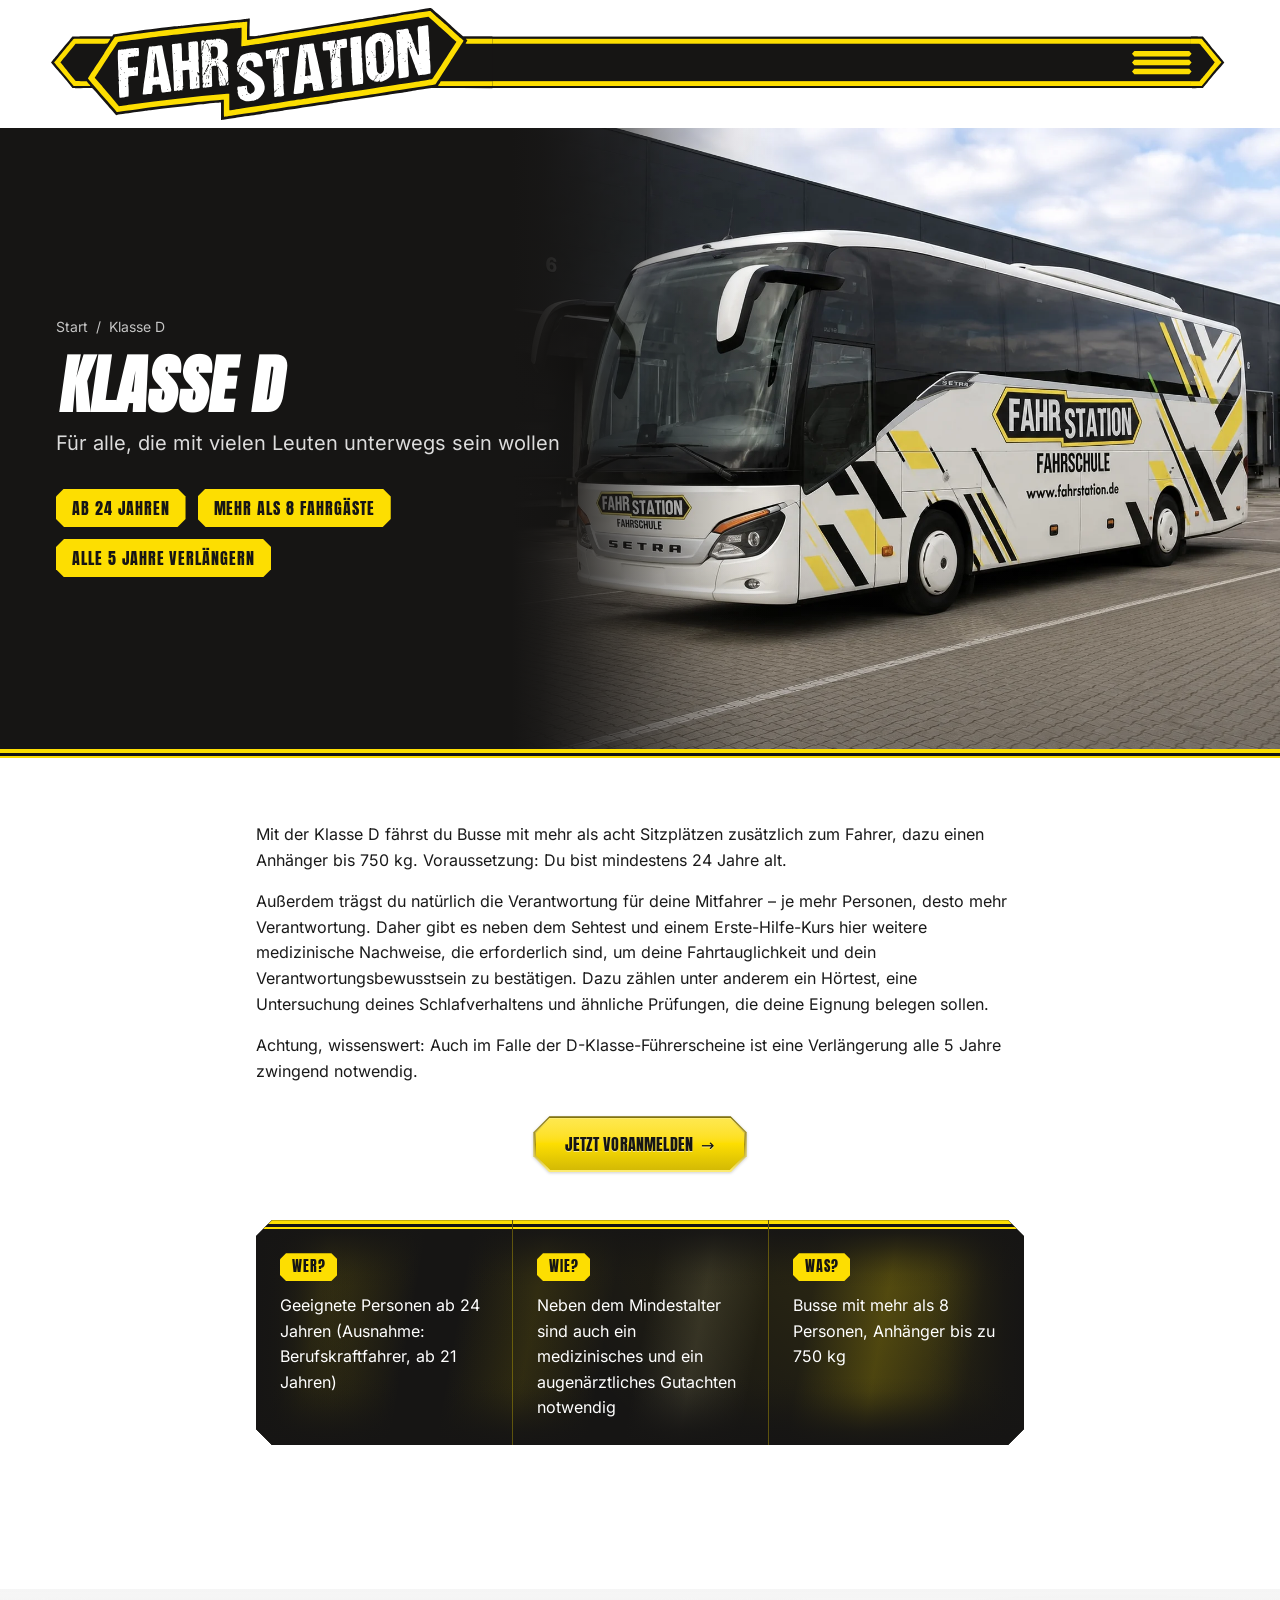
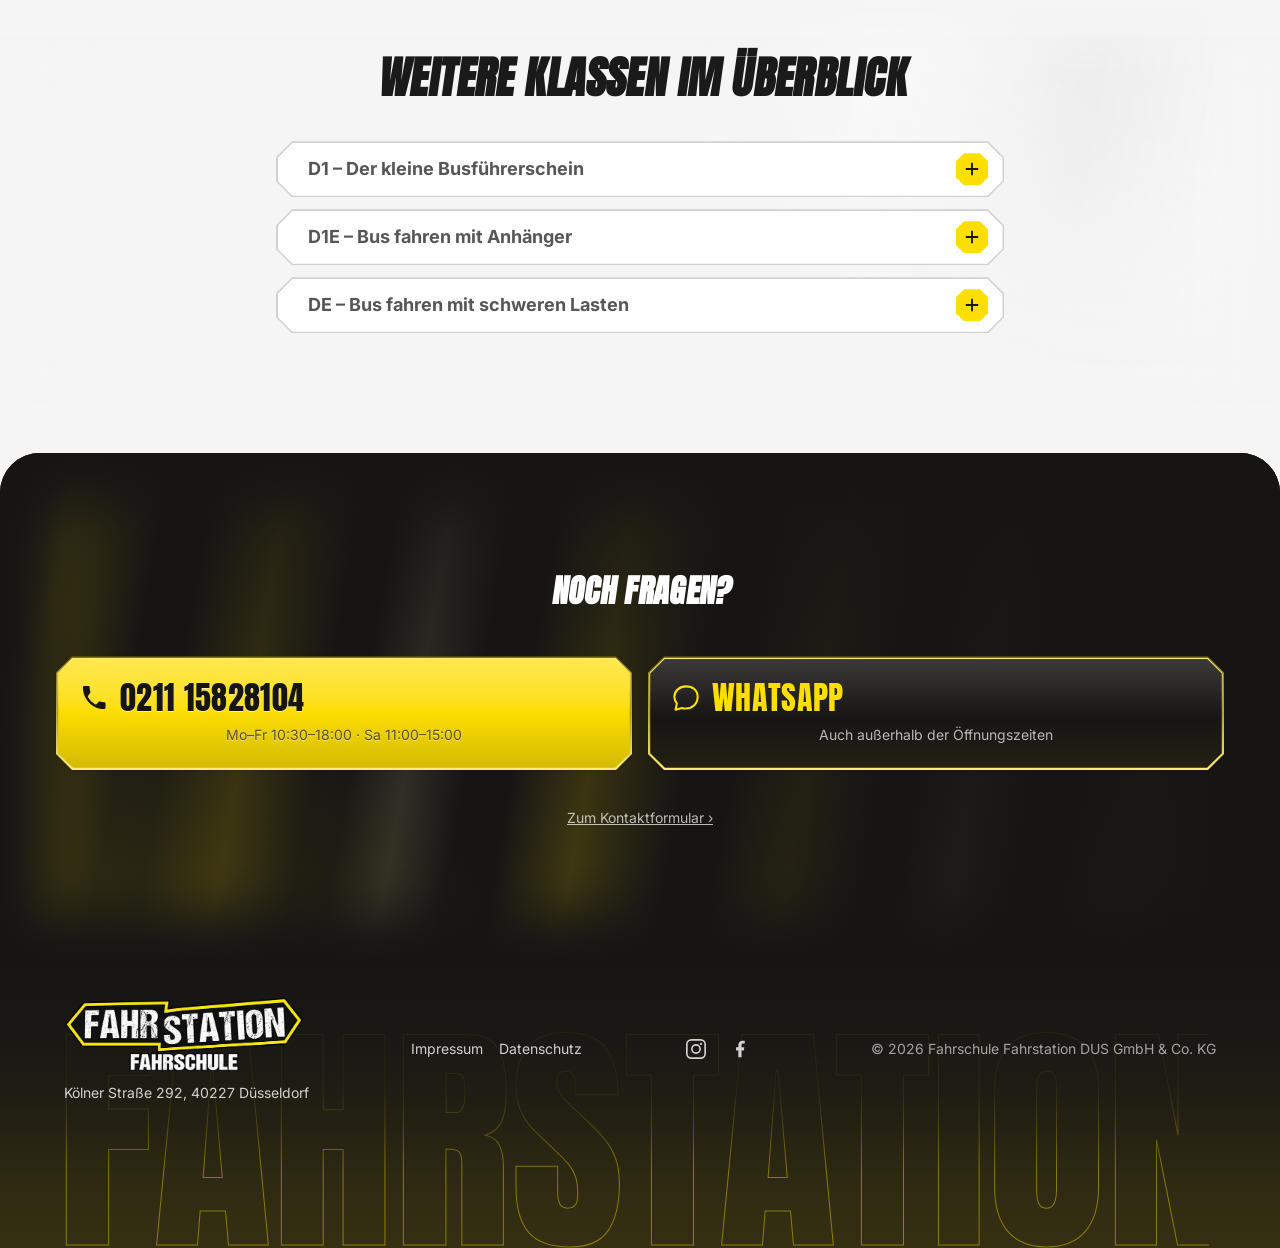
<file: klasse-d/index.html>
<!DOCTYPE html>
<html lang="de">
<head>
  <meta charset="UTF-8">
  <meta name="viewport" content="width=device-width, initial-scale=1">

  <title>Busführerschein Klasse D in Düsseldorf | Fahrstation</title>
  <meta name="description" content="Busführerschein Klasse D in Düsseldorf: Busse mit mehr als 8 Personen, Anhänger bis 750 kg. Ab 24 Jahren, medizinisches Gutachten nötig – jetzt anmelden!">
  <link rel="canonical" href="https://ayman-one.vercel.app/klasse-d">

  <meta property="og:type" content="website">
  <meta property="og:locale" content="de_DE">

  <link rel="icon" href="../assets/icons/favicon.ico">
  <link rel="apple-touch-icon" href="../assets/icons/apple-touch-icon.png">
  <link rel="manifest" href="../manifest.json">

  <link rel="stylesheet" href="../design-tokens.css?v=1425defe">
  <link rel="stylesheet" href="../styles.css?v=042ef628">

  <script type="application/ld+json">
  {
    "@context": "https://schema.org",
    "@type": "Course",
    "name": "Führerschein Klasse D",
    "description": "Busführerschein der Klasse D bei der Fahrstation in Düsseldorf: Busse mit mehr als 8 Personen plus Anhänger bis 750 kg, Mindestalter 24 Jahre (Ausnahme: Berufskraftfahrer, ab 21 Jahren).",
    "provider": {
      "@type": "Organization",
      "name": "Fahrschule Fahrstation DUS GmbH & Co. KG",
      "sameAs": "https://ayman-one.vercel.app/"
    }
  }
  </script>

  <script type="application/ld+json">
  {
    "@context": "https://schema.org",
    "@type": "BreadcrumbList",
    "itemListElement": [
      { "@type": "ListItem", "position": 1, "name": "Start", "item": "https://ayman-one.vercel.app/" },
      { "@type": "ListItem", "position": 2, "name": "Klasse D", "item": "https://ayman-one.vercel.app/klasse-d" }
    ]
  }
  </script>

  <!-- Seiten-eigene Komponenten für klasse-d.html: bewusst NICHT in
       styles.css, weil dieser Auftrag nur das Anlegen dieser einen Datei
       vorsieht und Vorlage/andere bestehende Dateien unangetastet bleiben
       sollen. Nutzt ausschließlich vorhandene Tokens aus design-tokens.css
       (Farben, Schrift, Abstände, --transition-base inkl. dessen
       prefers-reduced-motion-Abschaltung dort), definiert aber keine neuen
       globalen Klassen. -->
  <style>
    .kb-cta {
      margin: var(--space-8) 0 var(--space-12);
      text-align: center;
    }
  </style>
</head>
<body class="has-mobile-cta-bar">

  <header class="site-header" id="site-header">
    <div class="site-header__inner">
      <a class="site-header__banner" href="../" aria-label="Fahrstation Düsseldorf – Startseite">
        <svg class="banner" aria-hidden="true"><rect class="banner__bar banner__bar--body"/><rect class="banner__bar banner__bar--edge-top"/><rect class="banner__bar banner__bar--edge-bottom"/><svg class="banner__cap" x="0" y="0" width="100%" height="100%" viewBox="0 0 1545 392" preserveAspectRatio="xMinYMid meet"><path fill="#161514" d="M595,361L595,331L589,331C586,332 581,332 577,332C566,333 548,335 533,337C525,337 507,339 493,341C450,345 399,351 367,355C350,357 333,359 330,360C326,361 316,362 307,363C291,365 251,371 236,373L228,375L219,365C205,349 197,340 164,302C155,291 146,282 145,281C143,280 136,280 114,280C99,281 84,281 81,280L75,280L54,254C42,240 25,220 16,210L0,191L2,188C3,187 7,181 12,176C16,171 26,159 35,148C44,138 53,126 57,122C61,118 66,111 69,107L75,100L145,100L214,100L216,96C218,93 219,92 221,92C223,91 260,86 297,81C335,76 404,67 432,64C439,64 447,63 448,63C453,62 506,56 610,46C623,44 647,42 662,41C676,39 690,38 692,37L696,37L695,68L695,99L703,99C708,99 717,98 724,97C730,96 747,93 760,91C774,89 794,86 804,84C822,81 855,76 899,69C929,64 990,55 1021,49C1037,47 1056,44 1064,42C1073,41 1088,39 1099,37C1110,35 1134,31 1152,28C1170,25 1190,22 1195,22C1200,21 1217,18 1233,15C1263,11 1303,4 1320,1C1332,-0 1329,-2 1348,16C1356,22 1375,39 1392,54C1408,69 1426,85 1432,90L1443,100L1494,100L1545,100L1545,190L1545,281L1439,280L1332,280L1312,283C1302,285 1278,288 1260,291C1242,294 1216,298 1202,300C1187,302 1164,306 1150,308C1135,310 1111,314 1096,316C1082,318 1058,322 1044,324C1029,326 1002,330 984,333C966,336 942,339 930,341C920,343 897,346 881,348C865,351 839,355 823,357C807,360 788,363 780,364C772,365 757,367 747,369C729,372 712,375 679,379C670,381 648,384 631,387C614,390 599,392 597,392L595,392L595,361Z"/><path fill="#FDDE01" d="M605,351C605,335 605,321 605,321C603,319 452,335 386,343C329,350 320,352 278,358C257,361 237,363 235,364L230,364L223,355C219,350 202,331 186,313C140,260 129,247 129,246C129,246 134,239 139,230C149,216 166,189 186,159C195,145 223,102 224,101C224,100 314,88 372,81C441,73 509,65 607,56C632,53 659,50 667,50C675,49 683,48 684,48L687,48L686,80C686,107 686,112 687,112C689,112 713,108 778,98C802,94 833,89 848,87C873,83 948,71 985,65C1005,62 1074,51 1154,38C1181,34 1207,29 1212,28C1261,20 1327,10 1329,11C1330,12 1341,22 1353,33C1366,44 1379,56 1382,58C1385,61 1397,72 1408,82C1418,91 1431,103 1436,107C1440,111 1444,115 1444,115C1444,116 1438,125 1431,136C1424,147 1408,171 1396,190C1383,210 1367,235 1360,246C1352,257 1346,267 1346,267C1345,268 1323,271 1150,298C1060,312 1037,315 996,321C953,328 880,339 838,345C818,348 783,354 760,357C737,361 692,368 662,372C631,377 606,381 606,381C605,381 605,368 605,351ZM677,350C705,346 746,340 769,336C792,333 826,327 846,324C866,321 884,319 888,318C891,317 917,313 946,309C1290,257 1333,251 1335,248C1337,246 1349,227 1372,191C1389,166 1405,140 1413,128C1416,123 1419,119 1419,118C1419,118 1394,96 1370,74C1367,72 1360,65 1354,60C1349,55 1339,47 1333,41L1321,31L1299,34C1242,44 1200,50 1156,57C1130,62 1092,68 1071,71C1050,74 1029,78 1024,78C1009,81 927,94 908,97C871,103 858,105 808,113C744,123 673,134 670,134L666,134L667,102C667,84 667,69 667,69C666,69 651,71 633,72C614,74 593,77 584,77C544,81 429,94 385,99C343,104 235,119 235,119C233,121 178,206 165,226L153,244L174,268C194,292 238,343 238,344C238,344 257,341 280,338C385,323 497,310 616,300L624,300L624,329C624,353 624,358 625,358C626,358 649,355 677,350ZM76,269C74,266 59,248 42,228C25,208 11,191 11,191C11,190 76,111 78,109C79,108 96,108 144,108L208,108L203,116C198,123 197,124 194,124C192,125 167,125 138,125L86,125L75,139C28,196 33,190 34,192C35,193 47,207 60,224C74,241 86,255 86,255C86,256 95,256 105,256L125,256L131,264C135,268 138,272 138,272C138,273 125,273 109,273L79,273L76,269ZM1354,272C1354,272 1357,268 1360,264L1364,256L1455,256L1545,256L1545,264L1545,273L1449,273C1397,273 1354,273 1354,272ZM1451,124C1451,124 1452,121 1454,119C1458,113 1458,113 1454,110L1452,108L1498,108L1545,108L1545,116L1545,125L1498,125C1472,125 1451,125 1451,124Z"/><path fill="#FFFFFF" d="M683,326C673,324 660,317 660,312C660,312 660,311 659,311C657,311 655,305 655,302C655,300 655,299 654,299C653,298 653,291 654,291C655,291 655,291 654,290C653,289 652,287 652,283C652,276 653,274 658,275C659,275 660,275 661,275C666,273 677,272 678,273C679,274 679,274 680,273C681,271 684,270 685,272C686,272 686,277 686,282C687,294 690,299 695,299C696,299 697,300 698,301C699,302 699,302 699,301C699,300 700,299 701,299C705,299 710,294 712,290C715,282 712,272 704,265C701,261 698,259 698,258C699,257 698,257 698,258C693,259 658,234 658,229C658,228 660,222 662,216C665,210 667,204 668,202C669,200 670,197 671,196C672,194 673,192 674,190L674,188L671,191C670,192 668,196 667,198C666,200 665,204 664,207C662,211 662,211 660,210C656,207 656,209 659,211L661,214L658,221L655,227L654,224C652,219 650,206 652,206C654,206 657,202 656,200C655,199 655,199 653,202L651,204L651,202C651,194 657,176 660,176C661,176 661,175 661,175C661,172 666,167 671,164C682,157 698,154 712,156C721,158 728,161 732,167C736,172 740,181 740,184C739,185 740,186 740,187C741,187 741,190 741,193C741,196 741,199 741,200C742,203 741,204 728,205C710,208 710,208 709,205C709,204 709,202 710,202C711,201 711,201 710,201C709,201 709,200 709,198C709,187 702,182 693,184C686,186 683,190 683,197C683,208 687,211 719,231C739,245 746,255 748,276C749,287 744,299 735,309C730,315 722,320 721,320C720,319 719,320 719,320C718,321 716,322 713,323C711,324 707,325 705,325C699,327 690,327 683,326ZM240,313C239,312 239,305 238,291C238,280 238,267 237,263C237,258 237,255 238,255C239,254 239,253 238,252C237,250 236,245 237,243C238,243 238,242 237,242C236,242 236,239 236,234C236,229 236,223 236,219C235,215 235,198 234,180C234,145 234,146 240,146C242,146 244,146 245,146C245,145 249,145 254,145C258,144 262,144 263,144C264,143 268,143 271,143C275,142 278,142 279,142C280,141 296,140 302,140L307,140L308,154C308,162 307,168 307,168C307,168 306,168 304,168C303,169 301,169 298,169C295,170 294,170 294,168C294,167 294,167 292,169C291,171 290,171 286,171C284,171 282,171 281,171C281,172 279,172 277,172C269,172 269,173 269,186C269,197 270,208 270,209C270,210 271,210 273,210C274,209 279,209 282,209C286,208 290,208 291,207C292,207 293,207 293,209C294,210 294,210 294,209C294,207 303,205 304,207C305,208 305,234 304,236C303,237 301,237 298,237C296,237 293,237 292,237C292,238 288,238 284,238C275,239 270,240 271,242C271,243 271,244 270,245C269,245 269,246 270,246C271,247 271,264 270,264C269,264 269,264 270,265C272,266 273,308 271,310C270,310 264,311 258,312C251,313 245,313 243,314C242,314 241,313 240,313ZM782,311C782,310 781,306 781,303C781,297 781,296 785,293C788,289 793,284 792,284C791,284 789,286 786,289L781,294L781,292C781,290 781,287 781,286C780,284 780,270 780,255C779,240 779,226 778,223C778,221 778,219 779,219C780,219 779,214 778,213C777,211 777,209 778,209C779,209 779,210 779,210C779,211 780,212 780,212C781,212 782,211 782,210C782,205 785,194 787,192C788,191 788,190 787,190C785,190 783,194 782,200C780,208 779,209 778,204C778,202 777,199 777,196C777,190 776,177 775,176C774,175 774,175 773,176C772,176 769,177 766,177C763,177 761,178 760,178C759,179 754,179 753,178C753,177 752,171 752,163C751,150 752,147 755,148C756,149 757,149 757,148C758,147 766,146 776,145C778,145 780,145 781,145C784,144 794,142 795,142C795,143 792,156 791,157C791,158 791,159 790,160C790,162 790,164 790,166C789,169 789,170 790,170C790,170 791,169 791,168C791,167 791,165 792,164C793,162 793,159 794,156C795,153 795,152 796,153C797,155 797,165 796,166C795,166 795,167 796,167C797,169 798,167 798,164C798,162 799,161 800,161C800,161 801,161 801,160C801,159 801,159 800,159C800,159 799,158 799,156C799,154 799,153 799,153C800,153 800,151 799,149C799,146 800,144 800,143C802,141 822,137 824,138C824,139 825,139 825,138C826,137 831,137 832,138C832,139 833,146 833,153C833,169 833,168 826,168C823,168 821,169 820,169C820,170 818,170 817,170C810,170 809,171 809,178C810,183 811,202 812,220C812,225 812,229 812,230C813,230 813,235 813,240C813,245 813,253 814,258C814,265 814,267 813,267C812,267 812,267 813,268C813,269 814,275 814,282C815,289 815,297 816,299C817,307 815,308 799,310C797,310 792,310 790,311C784,312 783,312 782,311ZM671,307C671,306 670,306 669,306C669,306 668,306 668,307C669,308 670,308 670,308C671,308 671,308 671,307ZM687,304C688,303 685,300 684,301C684,302 685,305 686,305C686,305 687,305 687,304ZM321,302C321,301 322,288 324,273C326,258 328,243 329,240C329,237 330,232 330,228C332,218 332,217 336,188C336,187 337,180 337,174C343,133 342,135 346,135C348,135 349,135 350,135C350,133 352,134 352,135C352,136 352,137 353,137C353,138 354,137 353,136C353,135 353,134 355,134C356,134 357,134 358,134C372,132 386,130 387,130C388,131 389,133 390,135C391,143 396,168 400,186C402,197 405,209 405,212C406,216 407,222 408,224C408,226 409,231 410,234C411,237 412,242 412,246C413,249 415,255 415,260C419,277 419,276 421,286C421,291 419,293 415,293C413,293 406,294 400,295C391,296 389,296 388,295C387,294 385,284 384,272C383,267 382,267 373,268C369,269 365,269 365,269C365,268 363,269 361,269C357,270 354,273 355,276C356,277 356,282 355,288C354,300 353,301 347,301C345,301 340,301 336,302C327,303 321,303 321,302ZM849,299C849,298 850,291 851,282C852,274 854,258 855,248C857,236 858,225 859,221C860,215 863,191 863,186C864,181 866,163 867,158C868,154 868,147 869,142C870,131 871,130 877,129C881,129 881,130 882,132C883,134 883,136 883,136C882,136 883,137 883,138C885,142 885,140 883,134C882,128 881,128 888,128C891,127 897,126 902,126C906,125 912,124 914,124L919,124L921,130C921,134 923,141 924,146C925,151 926,157 927,158C927,159 928,163 929,167C931,175 937,201 939,212C940,217 941,222 942,224C943,226 944,232 945,238C947,247 948,254 951,266C952,268 952,271 952,272C953,274 953,277 953,278C955,283 953,286 950,286C948,287 941,288 934,289C923,291 921,291 919,290C918,289 917,281 915,270C914,262 913,261 907,263C904,263 900,264 899,264C897,264 893,265 891,265L886,267L886,277C884,298 885,297 874,298C870,299 865,299 864,300C854,301 849,301 849,299ZM431,290C431,289 430,283 430,277C430,271 430,258 429,250C429,241 428,227 428,220C427,213 427,203 427,198C426,187 425,168 424,150C424,142 424,134 423,132C423,127 424,126 432,126C435,125 439,125 440,125C451,123 456,123 456,124C457,125 457,133 458,143C458,160 459,184 459,185C461,186 479,184 481,183C483,181 484,176 483,174C482,174 482,164 482,152C481,140 481,130 481,130C481,130 481,128 481,125C480,120 481,119 493,118C515,115 514,115 515,129C515,148 516,169 517,174C517,177 517,180 516,181C515,183 515,186 516,187C517,187 517,196 517,206C518,215 518,224 519,225C520,228 518,229 515,226C512,224 510,225 513,229C514,230 514,230 512,231C510,231 510,231 512,232C515,232 516,233 516,235C516,237 516,237 518,236C519,235 519,236 519,242C519,251 520,269 520,275C521,281 520,281 506,282C503,283 498,283 494,284C490,284 487,284 487,283C487,283 487,279 486,275C486,271 486,261 486,254C485,246 485,234 484,228C484,222 484,216 483,216C482,215 466,217 463,218C460,218 460,220 461,228C461,233 462,245 462,256C463,274 463,275 461,275C460,275 459,276 459,276C459,277 460,278 461,277C464,277 464,279 461,282C460,284 459,285 460,286C462,287 459,288 456,288C455,287 453,287 453,288C450,290 443,290 443,288C443,287 443,287 442,288C441,290 440,290 439,290C438,289 437,290 436,290C436,291 432,291 431,290ZM409,286C409,285 408,285 408,285C407,285 406,285 406,286C406,287 407,287 408,287C408,287 409,287 409,286ZM681,281C681,279 679,278 679,280C679,283 680,286 681,285C682,284 682,282 681,281ZM798,282C799,280 797,280 796,281C795,282 795,283 796,283C796,283 797,283 798,282ZM941,280C941,279 941,279 940,279C939,279 939,279 939,280C939,281 939,281 940,281C941,281 941,281 941,280ZM983,279C981,276 983,265 985,263C988,260 993,253 993,253C992,253 990,255 987,258L982,264L982,258C982,256 982,252 982,250C981,249 981,241 981,232C980,216 979,196 979,191C978,189 979,188 980,188C981,188 981,187 980,186C979,185 978,183 978,182L978,180L980,182C982,184 982,184 982,182C982,179 985,169 987,166C988,162 988,161 985,164C983,165 982,166 983,166C983,167 984,168 983,169C983,170 982,172 982,175C981,177 981,179 980,179C979,179 977,171 977,166C978,155 975,145 973,147C972,147 969,148 965,148C962,149 958,149 957,149C952,151 951,149 951,134C951,119 951,118 957,118C958,118 964,118 969,117C974,116 979,115 980,115C980,116 981,115 982,115C983,114 988,113 990,114C990,115 991,115 991,114C993,112 996,113 996,115C995,115 995,118 994,120C994,123 993,125 993,126C992,128 991,131 991,138C990,143 993,140 994,134C994,130 995,126 996,124L997,122L998,126C998,128 999,130 999,130C1000,130 1001,123 1000,116C1000,112 1000,112 1003,112C1007,111 1015,110 1018,109C1020,109 1023,109 1027,108C1031,107 1034,107 1034,108C1035,109 1036,115 1036,123C1036,137 1036,137 1034,138C1031,139 1019,140 1017,140C1014,140 1012,143 1012,146C1012,156 1013,181 1014,182C1014,183 1014,184 1013,184C1012,185 1012,186 1013,186C1013,187 1014,193 1014,201C1015,209 1015,220 1016,225C1016,232 1016,236 1015,236C1014,238 1014,238 1015,239C1017,240 1019,274 1017,276C1016,277 991,281 986,281C985,281 984,280 983,279ZM444,277C444,277 445,276 446,275C447,275 448,273 446,273C445,273 442,276 442,278C442,278 442,279 443,279C444,279 444,278 444,277ZM532,278C530,277 531,268 533,265C535,262 535,260 533,262C531,263 531,263 531,258C531,256 531,251 530,249C530,246 531,243 531,242C532,240 532,240 531,239C529,238 529,211 531,210C531,209 532,208 531,208C531,207 530,208 529,209C528,210 528,210 529,208C529,207 529,204 529,202C529,201 529,193 529,184C529,176 528,169 528,169C526,169 527,165 529,162C532,157 532,153 529,157L527,159L527,154C527,151 527,147 527,144C526,142 526,135 526,128C526,116 526,116 528,114C531,113 534,113 535,114C535,115 536,116 536,116C537,116 537,115 537,115C536,114 537,113 537,113C538,113 538,114 538,115C537,117 538,118 540,117C541,116 542,115 542,114C541,112 546,111 552,111C555,111 557,111 558,111C559,110 565,110 565,111C565,112 566,112 567,111C568,110 570,109 572,109C575,109 575,109 574,111C573,112 573,113 574,113C575,113 576,112 576,110C577,108 578,108 585,108C591,108 593,108 594,109C594,110 595,111 596,110C602,109 611,116 615,124C619,135 620,160 615,169C613,173 607,180 603,182C599,185 599,187 604,188C608,190 612,193 616,199L618,203L616,205C613,208 613,210 616,207C618,206 618,206 619,207C620,209 620,215 619,215C618,215 618,215 619,216C619,217 620,225 620,236C621,254 621,254 618,258C617,260 616,262 616,262C616,265 614,262 612,256C609,248 607,244 606,244C606,244 607,248 609,253C613,263 614,267 612,267C611,267 611,268 611,269C612,271 609,272 602,272C598,272 598,272 599,270C600,269 600,269 599,269C598,269 597,270 597,271C596,272 595,273 594,273C590,273 589,270 589,262C589,258 588,255 588,255C587,254 586,241 587,240C588,240 588,239 587,239C587,238 586,231 586,223L585,209L587,211C590,214 592,217 592,220C592,220 593,223 594,224C597,228 600,234 600,236C600,236 601,237 602,237C603,237 604,238 597,224C594,217 591,212 590,212C588,212 586,208 587,206C588,205 588,205 587,205C586,205 585,205 585,206C585,208 584,207 582,204C580,202 580,202 581,200C582,199 579,192 577,193C577,194 578,195 579,196C580,198 580,198 579,199C578,200 578,201 578,202C578,203 577,203 575,202C570,202 562,204 562,206C562,207 561,208 561,209C560,210 560,210 561,209C563,209 563,210 563,223C563,237 564,257 564,268C565,276 564,277 552,277C546,277 542,278 542,278C542,280 537,279 537,278C536,277 536,277 536,278C536,279 533,279 532,278ZM263,274C263,274 262,273 261,273C259,273 259,273 260,274C261,275 262,276 262,276C263,276 263,275 263,274ZM805,274C805,273 805,273 804,273C803,273 803,273 803,274C803,275 803,275 804,275C805,275 805,275 805,274ZM544,262L544,260L542,263C540,265 539,267 540,267C541,268 541,270 541,271C541,274 541,274 542,270C542,268 543,264 544,262ZM511,269C511,268 512,266 512,265C513,264 513,264 512,263C511,262 510,263 510,265C509,267 508,269 508,270C507,270 507,271 508,271C509,273 510,271 511,269ZM928,271C928,270 927,270 927,270C926,270 926,270 926,271C927,272 928,272 928,272C929,272 929,272 928,271ZM1057,270C1056,268 1055,259 1054,240C1054,233 1054,227 1053,227C1053,226 1053,223 1053,220C1053,216 1053,211 1052,207C1052,203 1052,194 1052,186C1052,178 1051,172 1051,172C1050,172 1050,170 1050,168C1050,165 1050,159 1050,154C1049,145 1049,144 1051,142C1052,140 1052,140 1051,140C1049,141 1049,142 1048,124C1048,121 1048,115 1048,112C1047,105 1048,103 1054,103C1057,102 1062,102 1065,101C1068,100 1072,100 1074,99C1076,99 1079,99 1080,99C1085,97 1085,96 1086,130C1087,140 1087,149 1088,150C1088,151 1088,153 1087,153C1086,154 1086,155 1087,155C1088,156 1088,171 1087,171C1086,171 1086,171 1086,172C1086,173 1087,173 1088,173C1089,173 1089,175 1089,181C1089,185 1089,191 1090,193C1090,195 1090,203 1090,210C1091,218 1091,226 1092,230C1093,246 1093,263 1092,264C1091,266 1088,266 1084,266C1080,267 1077,267 1076,267C1075,268 1072,268 1068,269C1065,270 1062,270 1060,271C1059,271 1058,270 1057,270ZM615,269C615,268 616,266 618,263L621,258L621,262C622,268 621,270 618,270C617,270 616,270 615,269ZM601,264C599,261 597,260 597,260C597,261 604,269 605,268C605,268 604,266 601,264ZM796,268C796,267 795,266 794,266C794,266 793,267 793,268C793,268 794,269 794,269C795,269 796,268 796,268ZM553,265C556,262 555,261 552,262C549,262 548,263 549,266C550,268 552,267 553,265ZM611,263C611,262 610,261 609,262C608,262 609,264 610,264C611,264 611,264 611,263ZM591,259C590,258 590,258 590,259C590,260 591,261 592,260C592,260 592,259 591,259ZM596,257C596,256 596,256 595,256C594,256 594,256 594,257C594,258 594,258 595,258C596,258 596,258 596,257ZM1136,257C1134,257 1132,256 1131,256C1130,255 1135,246 1137,246C1139,246 1139,245 1139,244C1138,243 1139,241 1142,238C1144,235 1146,233 1146,232C1145,232 1139,239 1134,247L1128,255L1123,252C1112,245 1104,230 1104,216C1104,213 1104,210 1104,209C1103,208 1103,202 1103,195C1102,188 1102,176 1101,168C1098,130 1101,118 1113,105C1118,99 1119,99 1121,100C1122,101 1122,101 1122,99C1121,98 1128,92 1131,92C1132,92 1133,91 1134,91C1136,89 1140,88 1148,87C1150,87 1153,87 1154,86C1159,86 1171,89 1178,92C1190,99 1198,115 1198,134C1198,142 1200,178 1201,194C1203,215 1199,228 1187,241C1179,249 1170,254 1159,257C1150,259 1150,259 1151,254L1151,250L1149,254C1147,258 1145,259 1136,257ZM244,255C244,254 243,254 242,254C241,254 241,255 242,256C242,257 244,256 244,255ZM511,250C511,246 511,243 511,243C510,243 510,242 510,241C509,240 509,242 509,247C509,255 510,258 511,257C511,256 511,253 511,250ZM449,254C449,254 448,253 447,253C446,253 446,253 447,254C448,255 449,256 449,256C450,256 450,255 449,254ZM597,252C596,251 595,253 596,254C596,255 596,255 597,254C597,253 597,253 597,252ZM370,252C370,251 369,250 369,250C368,250 368,251 369,252C369,252 370,253 370,253C371,253 371,252 370,252ZM998,252C998,251 998,251 997,251C996,251 996,251 996,252C996,253 996,253 997,253C998,253 998,253 998,252ZM905,250C904,249 904,249 904,250C904,251 905,252 906,251C906,251 906,250 905,250ZM1002,249C1002,248 1002,248 1001,248C1000,248 1000,248 1000,249C1000,250 1000,250 1001,250C1002,250 1002,250 1002,249ZM263,247C263,246 263,246 262,246C261,246 261,246 261,247C261,248 261,248 262,248C263,248 263,248 263,247ZM546,245C546,244 546,243 545,243C544,243 543,246 544,247C544,249 546,247 546,245ZM900,246C899,245 899,245 899,246C899,247 900,248 901,247C901,247 901,246 900,246ZM1084,247C1084,246 1084,246 1083,246C1082,246 1082,246 1082,247C1082,248 1082,248 1083,248C1084,248 1084,248 1084,247ZM553,244C554,238 554,235 553,235C552,235 551,236 551,242C550,248 551,249 553,244ZM1152,246C1153,245 1153,244 1152,244C1152,244 1151,245 1151,246C1150,246 1150,247 1150,247C1151,247 1151,246 1152,246ZM595,244C595,244 595,243 594,243C593,243 592,245 593,245C594,246 595,246 595,244ZM1217,245C1217,244 1217,243 1217,242C1217,242 1217,236 1217,229C1216,222 1216,213 1215,209C1215,205 1215,194 1214,186C1213,174 1213,169 1214,168C1215,167 1215,167 1214,167C1213,167 1213,165 1213,162C1213,160 1213,153 1212,148C1212,144 1212,137 1212,134C1210,112 1210,102 1210,93C1209,87 1209,82 1209,81C1207,80 1210,77 1212,77C1213,78 1215,77 1216,77C1216,76 1220,76 1224,76C1228,75 1231,75 1232,75C1234,73 1248,72 1249,73C1251,75 1254,84 1253,86C1253,86 1253,87 1254,88C1255,88 1257,90 1258,93C1259,95 1261,101 1263,106C1267,116 1267,118 1266,118C1265,117 1265,117 1265,118C1265,118 1266,119 1267,120C1269,121 1273,132 1273,134C1272,134 1272,135 1273,135C1273,136 1276,142 1279,150C1284,165 1284,166 1287,164C1288,163 1288,161 1288,156C1287,152 1287,150 1288,150C1289,150 1289,150 1288,149C1287,148 1286,135 1285,114C1285,97 1284,82 1283,76C1283,67 1285,64 1290,64C1295,64 1297,63 1305,62C1318,60 1319,60 1320,61C1320,62 1321,70 1321,81C1322,91 1322,100 1323,102C1323,103 1323,111 1324,120C1324,141 1325,153 1326,167C1327,177 1326,179 1325,180C1324,182 1324,182 1325,182C1327,182 1327,183 1328,202C1328,207 1328,214 1328,218C1329,229 1329,230 1319,231C1316,232 1307,233 1300,234C1290,236 1287,236 1286,235C1285,233 1280,221 1280,219C1280,218 1280,217 1279,217C1279,216 1278,214 1277,212C1276,210 1274,205 1273,200C1271,195 1269,190 1268,188C1267,185 1264,176 1260,166C1257,156 1254,148 1254,147C1254,146 1254,145 1253,145C1251,145 1251,141 1253,139C1254,138 1254,138 1252,138C1247,139 1247,140 1248,149C1249,169 1249,178 1249,179C1248,179 1248,180 1249,180C1249,180 1250,186 1250,194C1251,201 1251,213 1252,220C1253,240 1253,242 1245,242C1242,243 1240,243 1239,243C1238,244 1236,244 1234,244C1231,245 1227,245 1224,246C1219,246 1218,246 1217,245ZM346,242C346,241 346,241 345,241C344,241 344,241 344,242C344,243 344,243 345,243C346,243 346,243 346,242ZM899,242C899,241 899,240 898,240C898,240 898,241 898,242C898,242 898,243 899,243C900,243 900,242 899,242ZM373,241L378,241L377,234C377,227 377,226 376,220C375,215 374,208 373,203C373,201 372,193 371,186C370,179 369,169 368,166C368,161 367,159 366,159C366,159 365,159 365,160C365,160 364,165 364,170C363,176 363,183 363,186C363,189 363,192 362,192C362,192 361,195 361,199C361,202 361,209 361,214C360,219 360,227 359,232L359,242L363,242C366,242 370,242 373,241ZM547,238C547,235 547,233 546,234C545,235 544,241 545,241C545,241 546,240 547,238ZM1002,239C1002,238 1002,238 1001,238C1000,238 1000,238 1000,239C1000,240 1000,240 1001,240C1002,240 1002,240 1002,239ZM1138,238C1140,235 1139,235 1136,238C1135,239 1134,240 1135,240C1135,240 1137,239 1138,238ZM1158,237C1158,236 1157,236 1157,237C1156,237 1156,238 1156,239C1157,240 1158,240 1158,239C1159,239 1159,238 1158,237ZM455,238C455,238 455,237 454,236C453,236 453,237 453,237C453,238 453,239 454,239C455,239 455,239 455,238ZM876,238C876,237 875,236 874,237C873,237 874,239 875,239C876,239 876,239 876,238ZM997,237C997,236 997,236 996,236C995,236 995,237 995,238C995,238 995,239 996,238C997,238 997,237 997,237ZM900,236C905,236 909,235 909,235C909,235 909,232 909,228C907,217 907,217 907,215C906,214 905,207 904,200C904,197 899,166 897,156C897,151 894,152 894,158C894,161 894,166 893,171L893,178L891,176C890,175 889,174 888,174C888,175 891,180 892,180C893,180 893,181 893,182C893,183 892,183 890,182C890,181 889,181 889,182C888,182 889,184 890,184C892,186 892,186 892,192C891,196 891,203 891,208C890,213 890,222 890,228C889,235 889,238 890,238C891,238 895,237 900,236ZM540,230C541,226 541,226 539,227C538,227 538,227 538,226C539,226 539,225 538,225C537,224 537,225 536,227C536,229 535,230 535,231C534,231 534,232 534,234C534,236 534,236 536,234C537,233 539,231 540,230ZM594,235C594,234 594,234 593,234C592,234 592,234 592,235C592,236 592,236 593,236C594,236 594,236 594,235ZM677,233C676,233 674,234 674,235C674,236 675,236 676,235C676,234 677,234 677,233ZM1167,235C1168,234 1166,233 1165,234C1164,234 1165,236 1166,236C1166,236 1167,236 1167,235ZM244,232C244,232 243,231 243,231C241,232 241,234 242,234C243,234 244,233 244,232ZM557,228C556,227 556,224 556,221C557,218 557,217 556,219C554,224 556,233 558,231C558,230 558,229 557,228ZM589,228C589,227 589,227 588,228C587,228 587,229 587,229C587,230 587,230 588,230C589,229 589,228 589,228ZM684,228C685,228 685,227 685,226C684,226 681,227 681,229C681,230 682,230 684,228ZM1156,229C1162,226 1167,217 1165,213C1165,212 1165,210 1166,209C1167,208 1167,208 1166,208C1165,208 1165,206 1165,203C1165,201 1165,198 1165,197C1164,196 1164,189 1164,181C1163,173 1163,166 1163,165C1162,164 1162,158 1162,151C1160,126 1160,124 1158,121C1154,114 1146,114 1140,120L1136,124L1136,133C1136,138 1136,142 1136,143C1135,144 1135,145 1136,145C1137,146 1138,172 1136,172C1136,172 1135,172 1135,173C1135,174 1136,174 1136,174C1138,174 1138,175 1138,178C1138,181 1138,184 1139,186C1139,187 1139,193 1139,199C1141,222 1141,223 1145,227C1148,230 1151,231 1156,229ZM1174,228C1174,226 1172,227 1172,229C1171,230 1171,230 1172,230C1173,230 1174,229 1174,228ZM678,228C678,227 678,227 677,227C676,227 676,227 676,228C676,229 676,229 677,229C678,229 678,229 678,228ZM258,227C258,226 257,226 256,226C256,226 255,226 255,227C255,228 256,228 256,228C257,228 258,228 258,227ZM544,222C542,219 543,217 546,219C547,220 547,220 548,218C548,217 548,216 547,216C545,216 546,214 548,212C549,211 550,209 549,209C549,208 550,206 552,205C554,203 554,202 553,201C553,200 552,199 552,198C552,196 551,196 549,199C548,201 547,202 548,203C549,203 548,206 545,210C544,212 543,214 543,214C543,215 542,216 541,218C539,220 539,220 540,222C543,225 546,225 544,222ZM787,223C787,222 787,222 786,222C785,222 785,222 785,223C785,224 785,224 786,224C787,224 787,224 787,223ZM440,218C440,216 439,217 437,219C435,222 436,224 438,221C439,220 440,218 440,218ZM295,221C296,221 295,219 294,218C293,217 293,217 293,219C293,222 294,223 295,221ZM495,220C495,219 495,219 494,220C493,220 493,221 493,221C493,222 493,222 494,222C495,221 495,220 495,220ZM248,216C248,215 247,215 246,215C246,215 245,215 245,216C245,217 246,217 246,217C247,217 248,217 248,216ZM558,214C558,214 558,213 557,213C556,213 556,214 556,214C556,215 556,216 557,216C558,216 558,215 558,214ZM615,212C615,212 615,211 614,210C613,210 613,211 613,211C613,212 613,213 614,213C615,213 615,213 615,212ZM684,210C684,210 684,209 683,210C682,210 682,211 682,212C682,212 682,213 683,212C684,212 684,211 684,210ZM1296,210C1296,209 1294,210 1294,212C1294,213 1294,213 1295,212C1296,211 1297,210 1296,210ZM245,210C247,207 245,206 244,209C243,210 242,211 242,211C242,213 244,212 245,210ZM999,209C999,208 999,208 998,208C997,209 997,210 997,210C997,211 997,211 998,210C999,210 999,209 999,209ZM792,207C792,206 792,206 791,206C790,206 790,206 790,207C790,208 790,208 791,208C792,208 792,208 792,207ZM805,203C802,200 799,199 801,201C801,202 807,206 808,206C808,206 807,205 805,203ZM792,202C794,191 795,180 795,180C794,180 794,182 793,184C792,189 791,194 791,192C791,191 791,190 790,190C789,190 789,191 790,194C790,196 790,199 790,201C790,206 792,206 792,202ZM584,202C584,201 583,201 583,202C582,202 581,203 582,203C582,204 584,203 584,202ZM1173,197C1171,195 1170,196 1171,200C1171,203 1171,203 1173,201C1174,199 1174,199 1173,197ZM560,198C559,197 560,196 560,195C561,194 562,193 562,193C562,191 558,195 557,198C557,199 557,200 557,200C559,201 560,200 560,198ZM1114,197C1114,197 1115,195 1115,193C1117,190 1117,189 1116,188C1115,187 1112,191 1112,194C1112,195 1112,196 1111,196C1110,196 1110,198 1111,200C1113,201 1115,199 1114,197ZM586,192C586,191 584,192 584,194C584,195 584,195 585,194C586,193 587,192 586,192ZM1171,192C1171,191 1171,190 1170,190C1169,191 1169,192 1169,193C1169,193 1169,194 1170,194C1171,194 1171,193 1171,192ZM1293,194C1293,193 1291,192 1291,193C1290,194 1291,194 1291,194C1292,194 1293,194 1293,194ZM576,187C573,185 572,185 574,189C575,192 575,192 577,190C578,189 578,189 576,187ZM360,189C360,187 358,186 358,188C358,189 360,191 361,191C361,190 361,190 360,189ZM555,187C555,186 555,186 554,186C553,185 551,188 552,190C552,191 552,191 554,189C554,188 555,187 555,187ZM583,190C583,189 583,189 582,189C581,189 581,189 581,190C581,191 581,191 582,191C583,191 583,191 583,190ZM1244,183C1244,182 1242,183 1240,185C1239,187 1237,189 1237,189C1237,190 1239,189 1240,187C1242,185 1244,183 1244,183ZM488,187C487,186 486,186 485,186C484,187 486,189 488,189C489,189 489,189 488,187ZM563,186C563,186 562,185 562,185C561,185 560,186 560,187C560,188 562,188 563,186ZM789,187C789,187 788,186 788,185C787,184 787,183 788,180C790,177 790,175 788,176C787,177 786,178 786,179C786,181 785,182 784,182C783,182 783,184 785,186C786,188 789,189 789,187ZM544,186C544,185 543,185 542,185C542,185 541,185 541,186C541,187 542,187 542,187C543,187 544,187 544,186ZM361,183C360,180 358,179 358,181C358,182 361,186 362,186C362,185 362,184 361,183ZM246,184C246,183 246,183 245,183C244,183 244,183 244,184C244,185 244,185 245,185C246,185 246,185 246,184ZM556,178C556,177 556,177 555,178C554,178 554,179 554,180C554,182 554,182 555,180C555,179 556,178 556,178ZM565,177C566,177 567,178 568,178C570,180 571,180 571,178C571,178 572,177 573,177C581,177 584,169 584,154C584,138 581,135 568,135C564,135 561,136 560,136C559,137 559,149 560,151C561,151 561,152 560,152C559,152 552,138 552,135C552,133 546,123 544,122C543,122 543,122 544,124C545,125 546,127 546,128C546,129 547,131 548,132C552,139 554,146 551,151C550,152 550,153 551,153C551,153 552,152 553,150L554,146L557,151C560,156 561,158 559,156C558,155 557,155 557,156C556,157 556,157 557,157C559,157 562,164 560,165C559,166 559,166 560,166C561,167 561,170 561,174C561,181 562,184 563,180C563,179 564,177 565,177ZM583,181C584,180 584,179 583,178C583,177 582,177 582,178C582,178 582,180 581,180C581,182 582,183 583,181ZM575,180C576,179 576,178 575,178C575,178 574,179 574,180C573,180 573,181 574,181C574,181 575,180 575,180ZM588,179C588,178 586,177 586,178C585,179 586,179 586,179C587,179 588,179 588,179ZM796,177C796,176 796,174 797,173C797,171 797,171 796,172C794,175 793,178 795,178C796,178 796,177 796,177ZM1234,177C1234,176 1233,176 1232,176C1232,176 1231,176 1231,177C1231,178 1232,178 1232,178C1233,178 1234,178 1234,177ZM786,175C786,174 785,174 784,174C783,174 783,175 784,176C784,177 786,176 786,175ZM994,168C994,166 995,161 995,158C997,149 996,148 994,157C993,162 992,163 991,161C991,160 990,159 990,159C989,159 990,163 991,164C991,164 992,165 992,166C992,167 992,170 992,172C992,179 994,175 994,168ZM1011,176C1011,175 1004,171 1002,171C1000,171 1002,173 1007,175C1011,177 1011,177 1011,176ZM1170,175C1170,174 1170,174 1169,174C1168,174 1168,174 1168,175C1168,176 1168,176 1169,176C1170,176 1170,176 1170,175ZM557,172C555,172 555,173 556,174C556,175 556,175 557,174C558,173 558,172 557,172ZM1109,173C1109,172 1109,171 1108,170C1107,168 1105,170 1106,173C1107,175 1109,175 1109,173ZM1132,174C1132,173 1132,173 1131,173C1130,173 1130,173 1130,174C1130,175 1130,175 1131,175C1132,175 1132,175 1132,174ZM1177,171C1178,170 1179,168 1178,168C1178,168 1174,171 1174,172C1174,174 1176,173 1177,171ZM805,170C805,170 805,169 804,169C803,169 803,170 803,170C803,171 803,172 804,172C805,172 805,171 805,170ZM530,165C530,163 528,165 529,167C529,168 529,168 530,167C531,166 531,165 530,165ZM549,166C549,166 548,165 548,165C547,165 546,166 546,167C546,168 548,168 549,166ZM556,164C555,163 555,164 555,166C555,167 555,168 556,167C556,167 556,165 556,164ZM1131,165C1131,164 1130,164 1129,164C1129,165 1129,166 1130,166C1132,167 1133,166 1131,165ZM687,165C688,165 688,164 687,164C686,163 686,164 686,164C686,166 687,166 687,165ZM804,165C804,164 804,164 803,164C802,164 802,164 802,165C802,166 802,166 803,166C804,166 804,166 804,165ZM250,163C250,162 249,162 248,162C247,162 247,162 248,163C249,165 251,165 250,163ZM1219,162C1218,160 1217,161 1217,164C1218,165 1218,165 1219,164C1220,163 1220,163 1219,162ZM700,163C700,162 700,162 699,162C698,162 698,162 698,163C698,164 698,164 699,164C700,164 700,164 700,163ZM814,162C814,160 811,158 810,160C809,161 809,161 810,163C812,164 814,164 814,162ZM357,158C357,155 356,153 355,153C354,153 354,155 355,156C356,156 356,158 356,160C356,161 356,163 357,163C357,163 357,161 357,158ZM1182,162C1182,161 1182,161 1181,161C1181,161 1180,161 1180,162C1179,163 1180,163 1180,163C1181,163 1182,163 1182,162ZM1244,161C1244,161 1244,160 1243,160C1242,159 1242,160 1242,160C1242,161 1242,162 1243,162C1244,162 1244,162 1244,161ZM278,158C278,158 277,158 275,158C272,158 271,160 274,160C276,161 278,159 278,158ZM433,159C434,157 432,157 431,158C430,159 430,160 431,160C431,160 432,160 433,159ZM1224,159C1224,158 1224,158 1223,158C1222,158 1222,158 1222,159C1222,160 1222,160 1223,160C1224,160 1224,160 1224,159ZM887,156C886,155 886,155 886,156C886,158 887,159 888,158C888,157 888,156 887,156ZM988,153C987,151 985,151 985,154C985,156 987,158 988,157C989,156 989,155 988,153ZM1127,157C1126,155 1124,155 1124,156C1124,157 1125,158 1126,158C1126,158 1127,157 1127,157ZM1184,153C1186,150 1186,149 1185,149C1183,149 1179,154 1179,155C1179,158 1182,156 1184,153ZM770,152C770,151 770,151 769,151C768,151 767,152 767,153C767,154 767,154 768,154C769,154 770,153 770,152ZM1123,153C1123,152 1123,152 1122,152C1121,152 1121,152 1121,153C1121,154 1121,154 1122,154C1123,154 1123,154 1123,153ZM887,151C887,149 885,147 884,148C884,149 885,152 886,152C887,152 887,151 887,151ZM356,148C355,147 355,148 355,149C355,150 355,151 356,150C356,150 356,148 356,148ZM990,147C989,145 986,147 987,150C988,151 988,151 990,150C991,148 991,148 990,147ZM300,149C300,148 300,148 299,148C298,148 298,148 298,149C298,150 298,150 299,150C300,150 300,150 300,149ZM532,146C533,143 533,140 534,128C535,126 535,123 536,122C538,119 537,119 534,121C532,124 532,124 533,125C534,126 534,127 532,131C530,133 529,136 530,136C530,137 530,140 530,144C530,151 531,152 532,146ZM998,144C998,144 998,143 997,143C996,143 995,145 995,148C995,150 998,146 998,144ZM1315,148C1316,148 1316,147 1315,146C1313,146 1311,147 1311,148C1312,149 1315,149 1315,148ZM986,146C986,145 986,145 985,145C984,145 984,146 984,147C984,147 984,148 985,148C986,147 986,146 986,146ZM1190,143C1190,142 1189,142 1189,143C1188,143 1188,144 1188,145C1189,146 1190,146 1190,145C1191,145 1191,144 1190,143ZM1262,140C1263,140 1263,138 1262,138C1262,137 1261,136 1260,134C1260,131 1259,131 1257,132C1256,133 1256,133 1258,135L1260,138L1257,141C1253,144 1253,146 1257,143C1259,141 1261,140 1262,140ZM1007,142C1007,141 1006,140 1005,141C1004,141 1005,143 1006,143C1007,143 1007,143 1007,142ZM1187,141C1187,140 1187,140 1186,140C1185,140 1184,141 1184,142C1184,143 1184,143 1185,143C1186,143 1187,142 1187,141ZM541,139C540,138 540,139 540,140C540,141 540,142 541,141C541,141 541,139 541,139ZM999,135C1000,132 1000,130 998,131C998,132 997,139 998,139C998,139 999,137 999,135ZM1191,138C1191,137 1189,135 1189,135C1188,136 1189,139 1190,139C1191,139 1191,139 1191,138ZM490,134C490,133 490,133 489,133C488,133 488,133 488,134C488,135 488,135 489,135C490,135 490,135 490,134ZM1017,133C1016,131 1013,129 1012,131C1011,132 1011,132 1012,133C1014,134 1017,134 1017,133ZM1172,131C1172,130 1172,130 1171,130C1170,130 1170,130 1170,131C1170,132 1170,132 1171,132C1172,132 1172,132 1172,131ZM1003,130C1003,129 1003,129 1002,129C1001,129 1001,129 1001,130C1001,131 1001,131 1002,131C1003,131 1003,131 1003,130ZM563,128C564,127 565,125 565,125C565,123 565,123 563,125C559,129 559,131 563,128ZM543,127C544,126 542,125 541,126C540,126 541,128 542,128C542,128 543,128 543,127ZM1259,122C1257,120 1255,123 1257,125C1258,126 1258,126 1259,124C1259,123 1259,122 1259,122ZM1073,124C1073,123 1072,122 1072,122C1070,122 1070,123 1071,124C1072,125 1073,125 1073,124ZM1251,119C1248,118 1248,118 1249,120C1250,121 1250,121 1249,122C1249,123 1248,124 1248,124C1248,125 1249,124 1250,122C1253,120 1253,119 1251,119ZM971,123C971,122 970,122 970,122C969,122 968,122 968,123C968,124 969,124 970,124C970,124 971,124 971,123ZM607,121C607,121 607,120 606,121C605,121 605,122 606,122C606,123 607,123 607,121ZM1170,117C1169,117 1169,115 1169,113C1169,111 1169,110 1168,110C1168,110 1167,111 1167,113C1168,114 1168,116 1168,117C1168,118 1168,119 1169,119C1170,119 1170,118 1170,117ZM590,117C590,116 590,116 589,116C588,116 588,116 588,117C588,118 588,118 589,118C590,118 590,118 590,117ZM1150,110C1150,109 1150,108 1149,108C1149,108 1148,109 1148,110C1148,110 1149,111 1149,111C1150,111 1150,110 1150,110ZM1154,109C1154,108 1154,108 1153,108C1153,108 1152,108 1152,109C1151,110 1152,110 1152,110C1153,110 1154,110 1154,109ZM1190,106C1190,105 1190,105 1189,105C1188,105 1188,105 1188,106C1188,107 1188,107 1189,107C1190,107 1190,107 1190,106ZM1232,104C1232,103 1232,103 1231,104C1230,106 1230,107 1231,106C1232,106 1232,105 1232,104ZM1155,100C1156,100 1156,99 1155,99C1154,98 1154,99 1154,99C1154,101 1155,101 1155,100ZM1172,94C1171,93 1170,93 1170,93C1169,93 1169,93 1170,94C1170,95 1171,95 1171,95C1172,95 1172,95 1172,94ZM1222,89C1222,88 1220,86 1218,85L1215,83L1214,86C1213,89 1213,90 1214,88C1216,86 1216,86 1219,88C1222,90 1222,90 1222,89Z"/></svg><svg class="banner__tip" x="0" y="0" width="100%" height="100%" viewBox="0 0 132 392" preserveAspectRatio="xMaxYMid meet"><path fill="#161514" d="M2,280C0,280 0,275 0,190L0,100L21,100L42,100L53,113C59,120 66,129 69,133C72,137 77,143 80,146C101,171 112,184 114,187L117,191L109,200C95,216 86,226 66,250C56,263 46,275 44,277L42,280L22,280C12,281 3,281 2,280Z"/><path fill="#FDDE01" d="M0,264L0,256L15,256L30,256L37,248C41,243 53,229 64,215C82,193 84,190 83,189C82,188 71,174 58,158C45,143 34,129 32,127C30,125 30,125 15,125L0,125L0,116L0,108L19,108L38,108L47,119C53,125 67,143 80,158C92,172 103,186 105,187L107,190L102,196C93,206 84,217 61,245L38,273L19,273L0,273L0,264Z"/></svg></svg>
      </a>
      <button class="nav-toggle" id="nav-toggle" type="button" aria-expanded="false" aria-controls="mobile-menu" aria-label="Menü öffnen"><svg class="nav-toggle__icon" viewBox="0 0 760 296" aria-hidden="true"><polygon class="nav-toggle__bar nav-toggle__bar--top" points="0,35 30,0 730,0 760,35 730,70 30,70"/><polygon class="nav-toggle__bar nav-toggle__bar--mid" points="0,148 30,113 730,113 760,148 730,183 30,183"/><polygon class="nav-toggle__bar nav-toggle__bar--bottom" points="0,261 30,226 730,226 760,261 730,296 30,296"/></svg></button>
    </div>
  </header>

  <div class="mobile-menu" id="mobile-menu" hidden>
    <nav class="mobile-menu__nav" aria-label="Mobile Hauptnavigation">
      <ul class="mobile-menu__list">
        <li><a class="mobile-menu__link" href="../">Home</a></li>
        <li><a class="mobile-menu__link" href="../ueber-uns/">Über uns</a></li>
        <li class="mobile-menu__item--dropdown">
          <button class="mobile-menu__link mobile-menu__dropdown-toggle is-active" type="button" aria-expanded="false" aria-haspopup="true" aria-controls="klassen-dropdown-mobile">
            Klassen
            <svg class="mobile-menu__dropdown-icon" width="10" height="6" viewBox="0 0 10 6" aria-hidden="true">
              <path d="M1 1l4 4 4-4" fill="none" stroke="currentColor" stroke-width="1.5" stroke-linecap="round" stroke-linejoin="round"/>
            </svg>
          </button>
          <ul class="mobile-menu__dropdown" id="klassen-dropdown-mobile">
            <li><a href="../klasse-a/">Klasse A</a></li>
            <li><a href="../klasse-b/">Klasse B</a></li>
            <li><a href="../klasse-c/">Klasse C</a></li>
            <li><a href="../klasse-d/">Klasse D</a></li>
          </ul>
        </li>
        <li><a class="mobile-menu__link" href="../theorie/">Theorie</a></li>
        <li><a class="mobile-menu__link" href="../seminare/">Seminare</a></li>
        <li><a class="mobile-menu__link" href="../kontakt/">Kontakt</a></li>
      </ul>
      <a class="btn-primary mobile-menu__phone" href="tel:+4921115828104">0211 15828104</a>
    </nav>
  </div>

  <main id="page-content">
    <section class="page-header page-header--cover page-header--klasse-d">
      <figure class="page-header__bg">
        <picture>
          <source srcset="../assets/vehicles/klasse-d-bus.webp" type="image/webp">
          <img src="../assets/vehicles/klasse-d-bus.jpg" alt="Fahrschulbus der Fahrstation vor dem Ladenlokal an der Kölner Straße in Düsseldorf" fetchpriority="high">
        </picture>
      </figure>
      <div class="page-header__inner">
        <div class="page-header__text">
          <nav class="breadcrumb" aria-label="Brotkrumen">
            <a class="breadcrumb__link" href="../">Start</a>
            <span class="breadcrumb__sep" aria-hidden="true">/</span>
            <span class="breadcrumb__current" aria-current="page">Klasse D</span>
          </nav>

          <h1 class="page-header__title">Klasse D</h1>

          <p class="page-header__subtitle">Für alle, die mit vielen Leuten unterwegs sein wollen</p>
          <ul class="page-header__facts" aria-label="Auf einen Blick">
            <li>Ab 24 Jahren</li>
            <li>Mehr als 8 Fahrgäste</li>
            <li>Alle 5 Jahre verlängern</li>
          </ul>
        </div>
      </div>
    </section>

    <div class="page-body">
      <p>Mit der Klasse D fährst du Busse mit mehr als acht Sitzplätzen zusätzlich zum Fahrer, dazu einen Anhänger bis 750 kg. Voraussetzung: Du bist mindestens 24 Jahre alt.</p>

      <p>Außerdem trägst du natürlich die Verantwortung für deine Mitfahrer – je mehr Personen, desto mehr Verantwortung. Daher gibt es neben dem Sehtest und einem Erste-Hilfe-Kurs hier weitere medizinische Nachweise, die erforderlich sind, um deine Fahrtauglichkeit und dein Verantwortungsbewusstsein zu bestätigen. Dazu zählen unter anderem ein Hörtest, eine Untersuchung deines Schlafverhaltens und ähnliche Prüfungen, die deine Eignung belegen sollen.</p>

      <p>Achtung, wissenswert: Auch im Falle der D-Klasse-Führerscheine ist eine Verlängerung alle 5 Jahre zwingend notwendig.</p>

      <p class="kb-cta">
        <span class="metal metal--chamfer metal--cta metal--p1"><a class="metal__btn btn-signage btn-signage--voranmelden" href="../kontakt/"><span class="btn-signage__label">Jetzt voranmelden</span><span class="metal__arrow" aria-hidden="true">→</span></a></span>
      </p>

      <div class="kb-info-cards shine shine--gold shine--soft shine--tr">
        <div class="kb-info-card">
          <p class="kb-info-card__q">Wer?</p>
          <p class="kb-info-card__a">Geeignete Personen ab 24 Jahren (Ausnahme: Berufskraftfahrer, ab 21 Jahren)</p>
        </div>
        <div class="kb-info-card">
          <p class="kb-info-card__q">Wie?</p>
          <p class="kb-info-card__a">Neben dem Mindestalter sind auch ein medizinisches und ein augenärztliches Gutachten notwendig</p>
        </div>
        <div class="kb-info-card">
          <p class="kb-info-card__q">Was?</p>
          <p class="kb-info-card__a">Busse mit mehr als 8 Personen, Anhänger bis zu 750 kg</p>
        </div>
      </div>
    </div>

    <section class="faq faq--klassen shine shine--silver shine--tr" aria-labelledby="klassen-heading">
      <div class="faq__inner">
        <h2 class="faq__heading" id="klassen-heading">Weitere Klassen im Überblick</h2>
        <div class="faq__list">
          <details class="faq-item">
            <summary class="faq-item__summary"><span class="faq-item__q">D1 – Der kleine Busführerschein</span><span class="faq-item__icon" aria-hidden="true"><svg viewBox="0 0 24 24" focusable="false"><path d="M12 5v14M5 12h14"/></svg></span></summary>
            <div class="faq-item__a">
              <p>Perfekt für den öffentlichen Nahverkehr geeignet.</p>

              <dl class="faq-rows faq-rows--stack">
                <div class="faq-rows__row"><dt>Mindestalter:</dt> <dd>18 Jahre bzw. 21 Jahre</dd></div>
              </dl>

              <p>Mit dieser Fahrerlaubnis darfst du Busse fahren, die bis zu 8 Meter lang sind und bis zu 16 Personen fassen. Als Voraussetzung für diesen Führerschein musst du neben dem obligatorischen Erste-Hilfe-Kurs und einem Sehtest auch ein ärztliches Zeugnis sowie ein Gutachten über deine Belastungsfähigkeit vorlegen.</p>
            </div>
          </details>
          <details class="faq-item">
            <summary class="faq-item__summary"><span class="faq-item__q">D1E – Bus fahren mit Anhänger</span><span class="faq-item__icon" aria-hidden="true"><svg viewBox="0 0 24 24" focusable="false"><path d="M12 5v14M5 12h14"/></svg></span></summary>
            <div class="faq-item__a">
              <p>Wenn du einen Führerschein der Klasse D1 besitzt.</p>

              <dl class="faq-rows faq-rows--stack">
                <div class="faq-rows__row"><dt>Mindestalter:</dt> <dd>21 Jahre, Berufskraftfahrer: 18 Jahre</dd></div>
                <div class="faq-rows__row"><dt>Eingeschlossene Klassen:</dt> <dd>BE, C1E bei Besitz eines Führerscheins der Klasse C1</dd></div>
              </dl>

              <p>Diese Fahrerlaubnis befähigt zum Führen von Bussen bis 8 Meter Länge und einem Anhänger, der (inklusive Ladung) mehr als 750 kg wiegt. Die Erlaubnis zum Transportieren schwerer Lasten im Anhänger gilt ebenfalls für Anhänger an PKW/LKW, sofern man die Fahrerlaubnis für einen Lastkraftwagen besitzt.</p>
            </div>
          </details>
          <details class="faq-item">
            <summary class="faq-item__summary"><span class="faq-item__q">DE – Bus fahren mit schweren Lasten</span><span class="faq-item__icon" aria-hidden="true"><svg viewBox="0 0 24 24" focusable="false"><path d="M12 5v14M5 12h14"/></svg></span></summary>
            <div class="faq-item__a">
              <p>Wenn du einen Führerschein der Klasse D besitzt.</p>

              <dl class="faq-rows faq-rows--stack">
                <div class="faq-rows__row"><dt>Mindestalter:</dt> <dd>24 Jahre</dd></div>
                <div class="faq-rows__row"><dt>Eingeschlossene Klassen:</dt> <dd>BE, D1E, C1E bei Besitz eines Führerscheins der Klasse C1</dd></div>
              </dl>

              <p>Mit dieser Fahrerlaubnis darfst du einen Bus fahren, der auch länger als acht Meter ist, und zusätzlich einen Anhänger mit einem Gewicht befördern, das mehr als 750 kg beträgt. Das Mindestalter kann man umgehen, sofern man sich in einer Ausbildung zum Kraftfahrer befindet, allerdings gelten bis zum 20. Geburtstag bestimmte Einschränkungen, etwa dass eine Fahrt nicht weiter als 50 km sein darf.</p>
            </div>
          </details>
        </div>
      </div>
    </section>

    <!-- Abschluss-CTA — identisch auf jeder Unterseite, nicht als Platzhalter gedacht -->
    <section class="page-cta shine shine--gold shine--soft shine--bl round-t">
      <div class="page-cta__inner">
        <h2 class="page-cta__heading">Noch Fragen?</h2>

        <div class="contact-actions">
          <span class="metal metal--chamfer metal--block metal--p1"><a class="metal__btn contact-action contact-action--call" href="tel:+4921115828104">
            <span class="contact-action__row">
              <svg class="contact-action__icon" viewBox="0 0 24 24" aria-hidden="true">
                <path fill="currentColor" d="M6.6 10.8c1.5 3 4 5.4 7 6.9l2.3-2.3c.3-.3.7-.4 1.1-.3 1.2.4 2.5.6 3.8.6.6 0 1.1.5 1.1 1.1v3.6c0 .6-.5 1.1-1.1 1.1C10.9 21.5 2.5 13.1 2.5 2.9 2.5 2.3 3 1.8 3.6 1.8h3.6c.6 0 1.1.5 1.1 1.1 0 1.3.2 2.6.6 3.8.1.4 0 .8-.3 1.1L6.6 10.8z"/>
              </svg>
              <span class="contact-action__label">0211 15828104</span>
            </span>
            <span class="contact-action__sub">Mo–Fr 10:30–18:00 · Sa 11:00–15:00</span>
          </a></span>

          <span class="metal metal--chamfer metal--block metal--p2"><a class="metal__btn contact-action contact-action--whatsapp" href="https://wa.me/4915229653650" target="_blank" rel="noopener">
            <span class="contact-action__row">
              <svg class="contact-action__icon" viewBox="0 0 24 24" aria-hidden="true">
                <path fill="none" stroke="currentColor" stroke-width="1.8" stroke-linejoin="round" d="M12 2C6.5 2 2 6 2 11c0 2.1.8 4 2.2 5.6L3 22l5.6-1.5C10 21 11 21 12 21c5.5 0 10-4 10-10S17.5 2 12 2z"/>
              </svg>
              <span class="contact-action__label">WhatsApp</span>
            </span>
            <span class="contact-action__sub">Auch außerhalb der Öffnungszeiten</span>
          </a></span>
        </div>

        <a class="page-cta__link" href="../kontakt/">Zum Kontaktformular &rsaquo;</a>
      </div>
    </section>
  </main>

  <div class="mobile-cta-bar">
    <a class="mobile-cta-bar__item mobile-cta-bar__item--call" href="tel:+4921115828104">Anrufen</a>
    <a class="mobile-cta-bar__item mobile-cta-bar__item--whatsapp" href="https://wa.me/4915229653650" target="_blank" rel="noopener">WhatsApp</a>
  </div>

  <footer class="site-footer">
    <div class="site-footer__inner">
      <div class="site-footer__brand">
        <picture>
          <source srcset="../assets/logo-footer.webp" type="image/webp">
          <img class="site-footer__logo" src="../assets/logo-footer.png" width="640" height="213" alt="Fahrstation Düsseldorf" loading="lazy" decoding="async">
        </picture>
        <p class="site-footer__address">Kölner Straße 292, 40227 Düsseldorf</p>
      </div>

      <ul class="site-footer__links">
        <li><a href="../impressum/">Impressum</a></li>
        <li><a href="../datenschutz/">Datenschutz</a></li>
      </ul>

      <ul class="site-footer__social">
        <li>
          <a href="https://www.instagram.com/fahrschule_fahrstation" target="_blank" rel="noopener noreferrer" aria-label="Instagram">
            <svg width="22" height="22" viewBox="0 0 24 24" aria-hidden="true">
              <rect x="2" y="2" width="20" height="20" rx="5" fill="none" stroke="currentColor" stroke-width="1.8"/>
              <circle cx="12" cy="12" r="4.5" fill="none" stroke="currentColor" stroke-width="1.8"/>
              <circle cx="17.5" cy="6.5" r="1.2" fill="currentColor"/>
            </svg>
          </a>
        </li>
        <li>
          <a href="https://www.facebook.com/fahrstationduesseldorf" target="_blank" rel="noopener noreferrer" aria-label="Facebook">
            <svg width="22" height="22" viewBox="0 0 24 24" aria-hidden="true">
              <path d="M15 3h-2.5A4.5 4.5 0 0 0 8 7.5V10H5.5v3.5H8V21h3.5v-7.5H14l.5-3.5h-3V7.5c0-.83.67-1.5 1.5-1.5H15V3z" fill="currentColor"/>
            </svg>
          </a>
        </li>
      </ul>

      <p class="site-footer__copyright">© <span id="current-year"></span> Fahrschule Fahrstation DUS GmbH & Co. KG</p>
    </div>
    <div class="site-footer__mark" aria-hidden="true"><span class="site-footer__mark-text">FAHRSTATION</span></div>
  </footer>


  <script src="../script.js?v=638b7de8"></script>
</body>
</html>
</file>
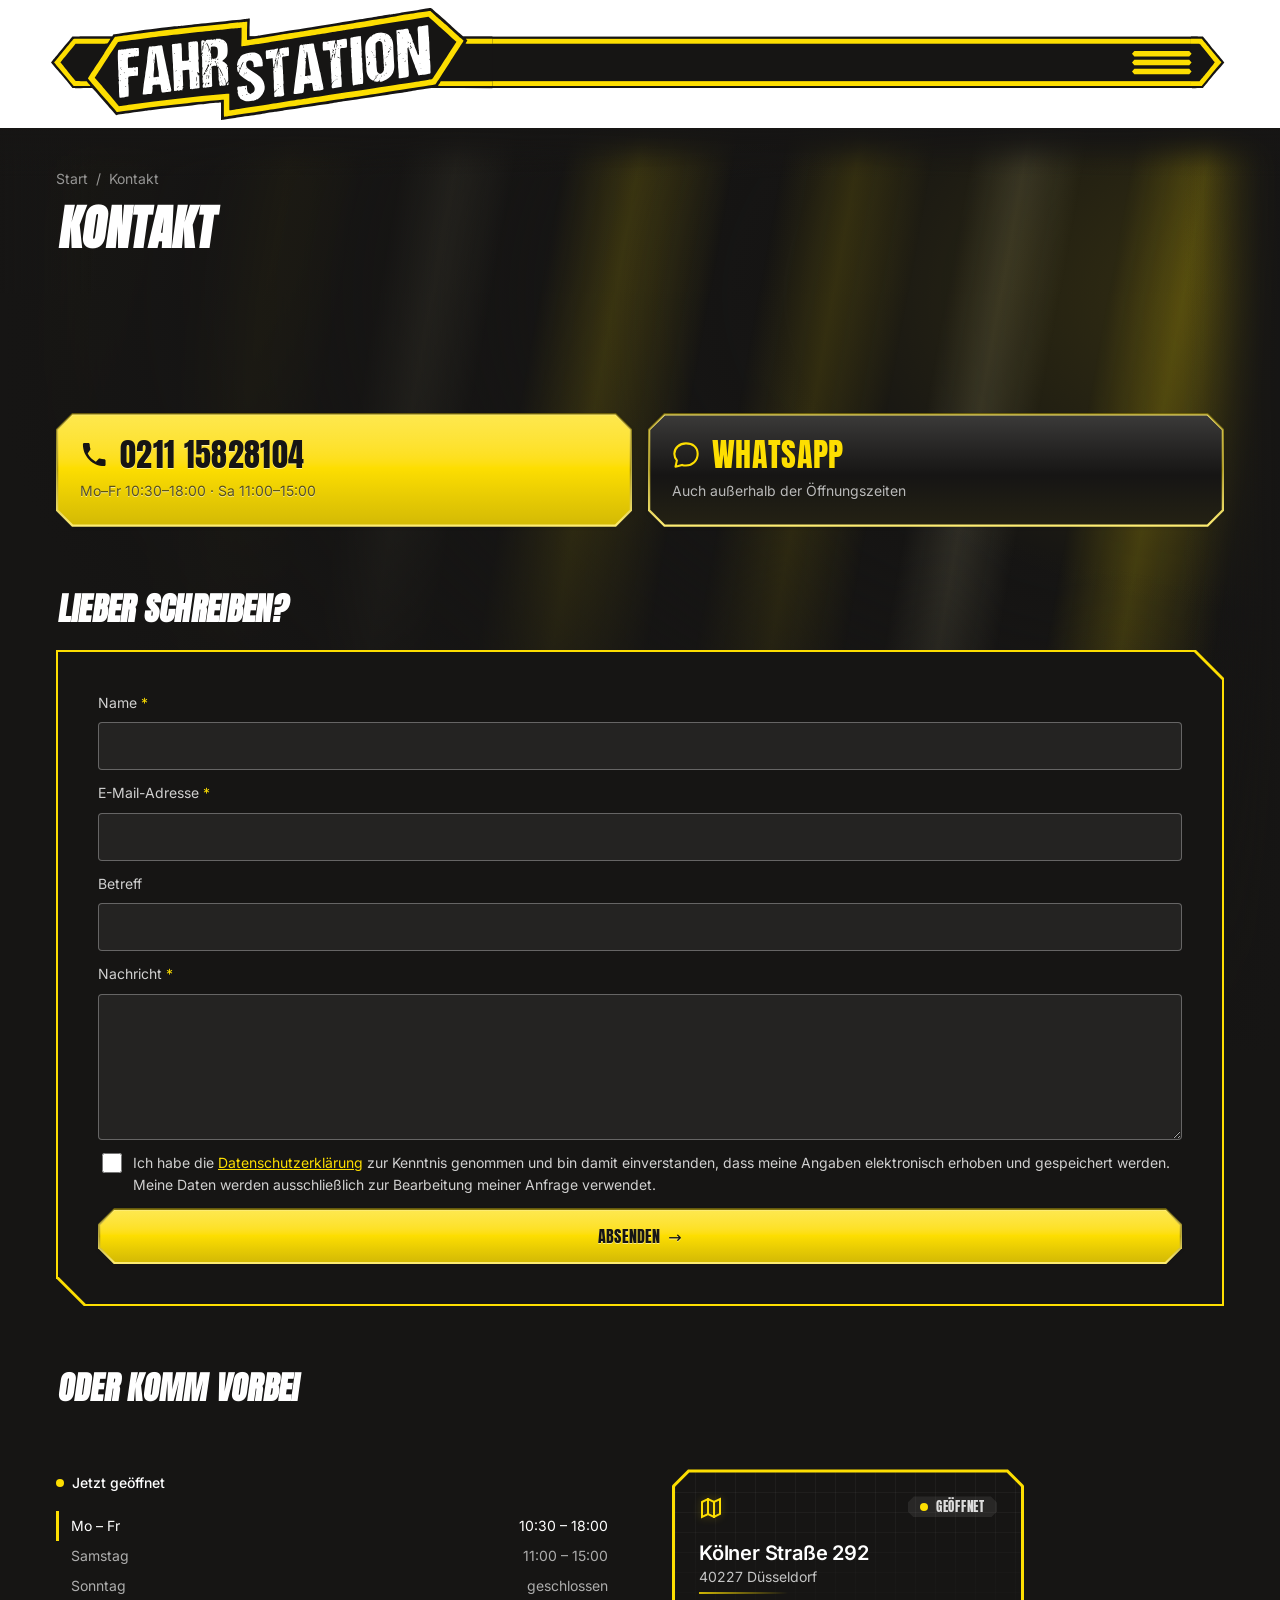
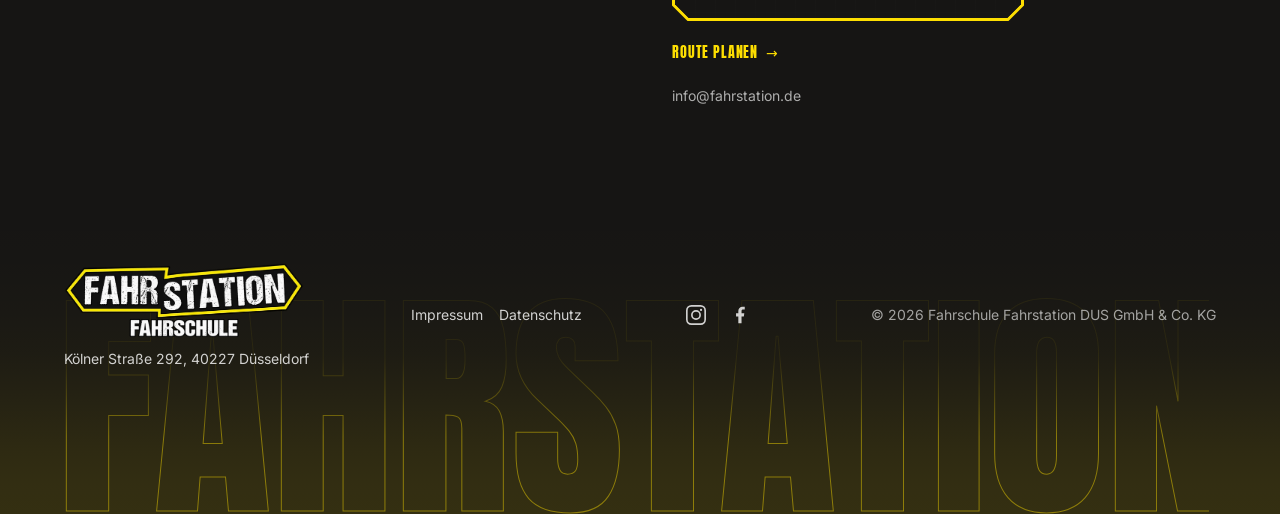
<file: kontakt/index.html>
<!DOCTYPE html>
<html lang="de">
<head>
  <meta charset="UTF-8">
  <meta name="viewport" content="width=device-width, initial-scale=1">
  <title>Kontakt &amp; Anmeldung | Fahrstation Düsseldorf</title>
  <meta name="description" content="Kontakt zur Fahrstation Düsseldorf: Ruf an, schreib per WhatsApp oder melde dich über das Formular an. Kölner Straße 292, Mo–Fr 10:30–18:00, Sa 11:00–15:00.">
  <link rel="canonical" href="https://ayman-one.vercel.app/kontakt">

  <meta property="og:type" content="website">
  <meta property="og:locale" content="de_DE">

  <link rel="icon" href="../assets/icons/favicon.ico">
  <link rel="apple-touch-icon" href="../assets/icons/apple-touch-icon.png">
  <link rel="manifest" href="../manifest.json">

  <script>document.documentElement.classList.add('js');</script>
  <link rel="stylesheet" href="../design-tokens.css?v=1425defe">
  <link rel="stylesheet" href="../styles.css?v=042ef628">

  <script type="application/ld+json">
  {
    "@context": "https://schema.org",
    "@type": "BreadcrumbList",
    "itemListElement": [
      { "@type": "ListItem", "position": 1, "name": "Start", "item": "https://ayman-one.vercel.app/" },
      { "@type": "ListItem", "position": 2, "name": "Kontakt", "item": "https://ayman-one.vercel.app/kontakt" }
    ]
  }
  </script>
</head>
<!-- body trägt has-mobile-cta-bar, damit die feste mobile Aktionsleiste unten
     genug Platz bekommt — siehe styles.css, Abschnitt "Vorlage für
     Unterseiten". -->
<body class="has-mobile-cta-bar">

  <header class="site-header" id="site-header">
    <div class="site-header__inner">
      <a class="site-header__banner" href="../" aria-label="Fahrstation Düsseldorf – Startseite">
        <svg class="banner" aria-hidden="true"><rect class="banner__bar banner__bar--body"/><rect class="banner__bar banner__bar--edge-top"/><rect class="banner__bar banner__bar--edge-bottom"/><svg class="banner__cap" x="0" y="0" width="100%" height="100%" viewBox="0 0 1545 392" preserveAspectRatio="xMinYMid meet"><path fill="#161514" d="M595,361L595,331L589,331C586,332 581,332 577,332C566,333 548,335 533,337C525,337 507,339 493,341C450,345 399,351 367,355C350,357 333,359 330,360C326,361 316,362 307,363C291,365 251,371 236,373L228,375L219,365C205,349 197,340 164,302C155,291 146,282 145,281C143,280 136,280 114,280C99,281 84,281 81,280L75,280L54,254C42,240 25,220 16,210L0,191L2,188C3,187 7,181 12,176C16,171 26,159 35,148C44,138 53,126 57,122C61,118 66,111 69,107L75,100L145,100L214,100L216,96C218,93 219,92 221,92C223,91 260,86 297,81C335,76 404,67 432,64C439,64 447,63 448,63C453,62 506,56 610,46C623,44 647,42 662,41C676,39 690,38 692,37L696,37L695,68L695,99L703,99C708,99 717,98 724,97C730,96 747,93 760,91C774,89 794,86 804,84C822,81 855,76 899,69C929,64 990,55 1021,49C1037,47 1056,44 1064,42C1073,41 1088,39 1099,37C1110,35 1134,31 1152,28C1170,25 1190,22 1195,22C1200,21 1217,18 1233,15C1263,11 1303,4 1320,1C1332,-0 1329,-2 1348,16C1356,22 1375,39 1392,54C1408,69 1426,85 1432,90L1443,100L1494,100L1545,100L1545,190L1545,281L1439,280L1332,280L1312,283C1302,285 1278,288 1260,291C1242,294 1216,298 1202,300C1187,302 1164,306 1150,308C1135,310 1111,314 1096,316C1082,318 1058,322 1044,324C1029,326 1002,330 984,333C966,336 942,339 930,341C920,343 897,346 881,348C865,351 839,355 823,357C807,360 788,363 780,364C772,365 757,367 747,369C729,372 712,375 679,379C670,381 648,384 631,387C614,390 599,392 597,392L595,392L595,361Z"/><path fill="#FDDE01" d="M605,351C605,335 605,321 605,321C603,319 452,335 386,343C329,350 320,352 278,358C257,361 237,363 235,364L230,364L223,355C219,350 202,331 186,313C140,260 129,247 129,246C129,246 134,239 139,230C149,216 166,189 186,159C195,145 223,102 224,101C224,100 314,88 372,81C441,73 509,65 607,56C632,53 659,50 667,50C675,49 683,48 684,48L687,48L686,80C686,107 686,112 687,112C689,112 713,108 778,98C802,94 833,89 848,87C873,83 948,71 985,65C1005,62 1074,51 1154,38C1181,34 1207,29 1212,28C1261,20 1327,10 1329,11C1330,12 1341,22 1353,33C1366,44 1379,56 1382,58C1385,61 1397,72 1408,82C1418,91 1431,103 1436,107C1440,111 1444,115 1444,115C1444,116 1438,125 1431,136C1424,147 1408,171 1396,190C1383,210 1367,235 1360,246C1352,257 1346,267 1346,267C1345,268 1323,271 1150,298C1060,312 1037,315 996,321C953,328 880,339 838,345C818,348 783,354 760,357C737,361 692,368 662,372C631,377 606,381 606,381C605,381 605,368 605,351ZM677,350C705,346 746,340 769,336C792,333 826,327 846,324C866,321 884,319 888,318C891,317 917,313 946,309C1290,257 1333,251 1335,248C1337,246 1349,227 1372,191C1389,166 1405,140 1413,128C1416,123 1419,119 1419,118C1419,118 1394,96 1370,74C1367,72 1360,65 1354,60C1349,55 1339,47 1333,41L1321,31L1299,34C1242,44 1200,50 1156,57C1130,62 1092,68 1071,71C1050,74 1029,78 1024,78C1009,81 927,94 908,97C871,103 858,105 808,113C744,123 673,134 670,134L666,134L667,102C667,84 667,69 667,69C666,69 651,71 633,72C614,74 593,77 584,77C544,81 429,94 385,99C343,104 235,119 235,119C233,121 178,206 165,226L153,244L174,268C194,292 238,343 238,344C238,344 257,341 280,338C385,323 497,310 616,300L624,300L624,329C624,353 624,358 625,358C626,358 649,355 677,350ZM76,269C74,266 59,248 42,228C25,208 11,191 11,191C11,190 76,111 78,109C79,108 96,108 144,108L208,108L203,116C198,123 197,124 194,124C192,125 167,125 138,125L86,125L75,139C28,196 33,190 34,192C35,193 47,207 60,224C74,241 86,255 86,255C86,256 95,256 105,256L125,256L131,264C135,268 138,272 138,272C138,273 125,273 109,273L79,273L76,269ZM1354,272C1354,272 1357,268 1360,264L1364,256L1455,256L1545,256L1545,264L1545,273L1449,273C1397,273 1354,273 1354,272ZM1451,124C1451,124 1452,121 1454,119C1458,113 1458,113 1454,110L1452,108L1498,108L1545,108L1545,116L1545,125L1498,125C1472,125 1451,125 1451,124Z"/><path fill="#FFFFFF" d="M683,326C673,324 660,317 660,312C660,312 660,311 659,311C657,311 655,305 655,302C655,300 655,299 654,299C653,298 653,291 654,291C655,291 655,291 654,290C653,289 652,287 652,283C652,276 653,274 658,275C659,275 660,275 661,275C666,273 677,272 678,273C679,274 679,274 680,273C681,271 684,270 685,272C686,272 686,277 686,282C687,294 690,299 695,299C696,299 697,300 698,301C699,302 699,302 699,301C699,300 700,299 701,299C705,299 710,294 712,290C715,282 712,272 704,265C701,261 698,259 698,258C699,257 698,257 698,258C693,259 658,234 658,229C658,228 660,222 662,216C665,210 667,204 668,202C669,200 670,197 671,196C672,194 673,192 674,190L674,188L671,191C670,192 668,196 667,198C666,200 665,204 664,207C662,211 662,211 660,210C656,207 656,209 659,211L661,214L658,221L655,227L654,224C652,219 650,206 652,206C654,206 657,202 656,200C655,199 655,199 653,202L651,204L651,202C651,194 657,176 660,176C661,176 661,175 661,175C661,172 666,167 671,164C682,157 698,154 712,156C721,158 728,161 732,167C736,172 740,181 740,184C739,185 740,186 740,187C741,187 741,190 741,193C741,196 741,199 741,200C742,203 741,204 728,205C710,208 710,208 709,205C709,204 709,202 710,202C711,201 711,201 710,201C709,201 709,200 709,198C709,187 702,182 693,184C686,186 683,190 683,197C683,208 687,211 719,231C739,245 746,255 748,276C749,287 744,299 735,309C730,315 722,320 721,320C720,319 719,320 719,320C718,321 716,322 713,323C711,324 707,325 705,325C699,327 690,327 683,326ZM240,313C239,312 239,305 238,291C238,280 238,267 237,263C237,258 237,255 238,255C239,254 239,253 238,252C237,250 236,245 237,243C238,243 238,242 237,242C236,242 236,239 236,234C236,229 236,223 236,219C235,215 235,198 234,180C234,145 234,146 240,146C242,146 244,146 245,146C245,145 249,145 254,145C258,144 262,144 263,144C264,143 268,143 271,143C275,142 278,142 279,142C280,141 296,140 302,140L307,140L308,154C308,162 307,168 307,168C307,168 306,168 304,168C303,169 301,169 298,169C295,170 294,170 294,168C294,167 294,167 292,169C291,171 290,171 286,171C284,171 282,171 281,171C281,172 279,172 277,172C269,172 269,173 269,186C269,197 270,208 270,209C270,210 271,210 273,210C274,209 279,209 282,209C286,208 290,208 291,207C292,207 293,207 293,209C294,210 294,210 294,209C294,207 303,205 304,207C305,208 305,234 304,236C303,237 301,237 298,237C296,237 293,237 292,237C292,238 288,238 284,238C275,239 270,240 271,242C271,243 271,244 270,245C269,245 269,246 270,246C271,247 271,264 270,264C269,264 269,264 270,265C272,266 273,308 271,310C270,310 264,311 258,312C251,313 245,313 243,314C242,314 241,313 240,313ZM782,311C782,310 781,306 781,303C781,297 781,296 785,293C788,289 793,284 792,284C791,284 789,286 786,289L781,294L781,292C781,290 781,287 781,286C780,284 780,270 780,255C779,240 779,226 778,223C778,221 778,219 779,219C780,219 779,214 778,213C777,211 777,209 778,209C779,209 779,210 779,210C779,211 780,212 780,212C781,212 782,211 782,210C782,205 785,194 787,192C788,191 788,190 787,190C785,190 783,194 782,200C780,208 779,209 778,204C778,202 777,199 777,196C777,190 776,177 775,176C774,175 774,175 773,176C772,176 769,177 766,177C763,177 761,178 760,178C759,179 754,179 753,178C753,177 752,171 752,163C751,150 752,147 755,148C756,149 757,149 757,148C758,147 766,146 776,145C778,145 780,145 781,145C784,144 794,142 795,142C795,143 792,156 791,157C791,158 791,159 790,160C790,162 790,164 790,166C789,169 789,170 790,170C790,170 791,169 791,168C791,167 791,165 792,164C793,162 793,159 794,156C795,153 795,152 796,153C797,155 797,165 796,166C795,166 795,167 796,167C797,169 798,167 798,164C798,162 799,161 800,161C800,161 801,161 801,160C801,159 801,159 800,159C800,159 799,158 799,156C799,154 799,153 799,153C800,153 800,151 799,149C799,146 800,144 800,143C802,141 822,137 824,138C824,139 825,139 825,138C826,137 831,137 832,138C832,139 833,146 833,153C833,169 833,168 826,168C823,168 821,169 820,169C820,170 818,170 817,170C810,170 809,171 809,178C810,183 811,202 812,220C812,225 812,229 812,230C813,230 813,235 813,240C813,245 813,253 814,258C814,265 814,267 813,267C812,267 812,267 813,268C813,269 814,275 814,282C815,289 815,297 816,299C817,307 815,308 799,310C797,310 792,310 790,311C784,312 783,312 782,311ZM671,307C671,306 670,306 669,306C669,306 668,306 668,307C669,308 670,308 670,308C671,308 671,308 671,307ZM687,304C688,303 685,300 684,301C684,302 685,305 686,305C686,305 687,305 687,304ZM321,302C321,301 322,288 324,273C326,258 328,243 329,240C329,237 330,232 330,228C332,218 332,217 336,188C336,187 337,180 337,174C343,133 342,135 346,135C348,135 349,135 350,135C350,133 352,134 352,135C352,136 352,137 353,137C353,138 354,137 353,136C353,135 353,134 355,134C356,134 357,134 358,134C372,132 386,130 387,130C388,131 389,133 390,135C391,143 396,168 400,186C402,197 405,209 405,212C406,216 407,222 408,224C408,226 409,231 410,234C411,237 412,242 412,246C413,249 415,255 415,260C419,277 419,276 421,286C421,291 419,293 415,293C413,293 406,294 400,295C391,296 389,296 388,295C387,294 385,284 384,272C383,267 382,267 373,268C369,269 365,269 365,269C365,268 363,269 361,269C357,270 354,273 355,276C356,277 356,282 355,288C354,300 353,301 347,301C345,301 340,301 336,302C327,303 321,303 321,302ZM849,299C849,298 850,291 851,282C852,274 854,258 855,248C857,236 858,225 859,221C860,215 863,191 863,186C864,181 866,163 867,158C868,154 868,147 869,142C870,131 871,130 877,129C881,129 881,130 882,132C883,134 883,136 883,136C882,136 883,137 883,138C885,142 885,140 883,134C882,128 881,128 888,128C891,127 897,126 902,126C906,125 912,124 914,124L919,124L921,130C921,134 923,141 924,146C925,151 926,157 927,158C927,159 928,163 929,167C931,175 937,201 939,212C940,217 941,222 942,224C943,226 944,232 945,238C947,247 948,254 951,266C952,268 952,271 952,272C953,274 953,277 953,278C955,283 953,286 950,286C948,287 941,288 934,289C923,291 921,291 919,290C918,289 917,281 915,270C914,262 913,261 907,263C904,263 900,264 899,264C897,264 893,265 891,265L886,267L886,277C884,298 885,297 874,298C870,299 865,299 864,300C854,301 849,301 849,299ZM431,290C431,289 430,283 430,277C430,271 430,258 429,250C429,241 428,227 428,220C427,213 427,203 427,198C426,187 425,168 424,150C424,142 424,134 423,132C423,127 424,126 432,126C435,125 439,125 440,125C451,123 456,123 456,124C457,125 457,133 458,143C458,160 459,184 459,185C461,186 479,184 481,183C483,181 484,176 483,174C482,174 482,164 482,152C481,140 481,130 481,130C481,130 481,128 481,125C480,120 481,119 493,118C515,115 514,115 515,129C515,148 516,169 517,174C517,177 517,180 516,181C515,183 515,186 516,187C517,187 517,196 517,206C518,215 518,224 519,225C520,228 518,229 515,226C512,224 510,225 513,229C514,230 514,230 512,231C510,231 510,231 512,232C515,232 516,233 516,235C516,237 516,237 518,236C519,235 519,236 519,242C519,251 520,269 520,275C521,281 520,281 506,282C503,283 498,283 494,284C490,284 487,284 487,283C487,283 487,279 486,275C486,271 486,261 486,254C485,246 485,234 484,228C484,222 484,216 483,216C482,215 466,217 463,218C460,218 460,220 461,228C461,233 462,245 462,256C463,274 463,275 461,275C460,275 459,276 459,276C459,277 460,278 461,277C464,277 464,279 461,282C460,284 459,285 460,286C462,287 459,288 456,288C455,287 453,287 453,288C450,290 443,290 443,288C443,287 443,287 442,288C441,290 440,290 439,290C438,289 437,290 436,290C436,291 432,291 431,290ZM409,286C409,285 408,285 408,285C407,285 406,285 406,286C406,287 407,287 408,287C408,287 409,287 409,286ZM681,281C681,279 679,278 679,280C679,283 680,286 681,285C682,284 682,282 681,281ZM798,282C799,280 797,280 796,281C795,282 795,283 796,283C796,283 797,283 798,282ZM941,280C941,279 941,279 940,279C939,279 939,279 939,280C939,281 939,281 940,281C941,281 941,281 941,280ZM983,279C981,276 983,265 985,263C988,260 993,253 993,253C992,253 990,255 987,258L982,264L982,258C982,256 982,252 982,250C981,249 981,241 981,232C980,216 979,196 979,191C978,189 979,188 980,188C981,188 981,187 980,186C979,185 978,183 978,182L978,180L980,182C982,184 982,184 982,182C982,179 985,169 987,166C988,162 988,161 985,164C983,165 982,166 983,166C983,167 984,168 983,169C983,170 982,172 982,175C981,177 981,179 980,179C979,179 977,171 977,166C978,155 975,145 973,147C972,147 969,148 965,148C962,149 958,149 957,149C952,151 951,149 951,134C951,119 951,118 957,118C958,118 964,118 969,117C974,116 979,115 980,115C980,116 981,115 982,115C983,114 988,113 990,114C990,115 991,115 991,114C993,112 996,113 996,115C995,115 995,118 994,120C994,123 993,125 993,126C992,128 991,131 991,138C990,143 993,140 994,134C994,130 995,126 996,124L997,122L998,126C998,128 999,130 999,130C1000,130 1001,123 1000,116C1000,112 1000,112 1003,112C1007,111 1015,110 1018,109C1020,109 1023,109 1027,108C1031,107 1034,107 1034,108C1035,109 1036,115 1036,123C1036,137 1036,137 1034,138C1031,139 1019,140 1017,140C1014,140 1012,143 1012,146C1012,156 1013,181 1014,182C1014,183 1014,184 1013,184C1012,185 1012,186 1013,186C1013,187 1014,193 1014,201C1015,209 1015,220 1016,225C1016,232 1016,236 1015,236C1014,238 1014,238 1015,239C1017,240 1019,274 1017,276C1016,277 991,281 986,281C985,281 984,280 983,279ZM444,277C444,277 445,276 446,275C447,275 448,273 446,273C445,273 442,276 442,278C442,278 442,279 443,279C444,279 444,278 444,277ZM532,278C530,277 531,268 533,265C535,262 535,260 533,262C531,263 531,263 531,258C531,256 531,251 530,249C530,246 531,243 531,242C532,240 532,240 531,239C529,238 529,211 531,210C531,209 532,208 531,208C531,207 530,208 529,209C528,210 528,210 529,208C529,207 529,204 529,202C529,201 529,193 529,184C529,176 528,169 528,169C526,169 527,165 529,162C532,157 532,153 529,157L527,159L527,154C527,151 527,147 527,144C526,142 526,135 526,128C526,116 526,116 528,114C531,113 534,113 535,114C535,115 536,116 536,116C537,116 537,115 537,115C536,114 537,113 537,113C538,113 538,114 538,115C537,117 538,118 540,117C541,116 542,115 542,114C541,112 546,111 552,111C555,111 557,111 558,111C559,110 565,110 565,111C565,112 566,112 567,111C568,110 570,109 572,109C575,109 575,109 574,111C573,112 573,113 574,113C575,113 576,112 576,110C577,108 578,108 585,108C591,108 593,108 594,109C594,110 595,111 596,110C602,109 611,116 615,124C619,135 620,160 615,169C613,173 607,180 603,182C599,185 599,187 604,188C608,190 612,193 616,199L618,203L616,205C613,208 613,210 616,207C618,206 618,206 619,207C620,209 620,215 619,215C618,215 618,215 619,216C619,217 620,225 620,236C621,254 621,254 618,258C617,260 616,262 616,262C616,265 614,262 612,256C609,248 607,244 606,244C606,244 607,248 609,253C613,263 614,267 612,267C611,267 611,268 611,269C612,271 609,272 602,272C598,272 598,272 599,270C600,269 600,269 599,269C598,269 597,270 597,271C596,272 595,273 594,273C590,273 589,270 589,262C589,258 588,255 588,255C587,254 586,241 587,240C588,240 588,239 587,239C587,238 586,231 586,223L585,209L587,211C590,214 592,217 592,220C592,220 593,223 594,224C597,228 600,234 600,236C600,236 601,237 602,237C603,237 604,238 597,224C594,217 591,212 590,212C588,212 586,208 587,206C588,205 588,205 587,205C586,205 585,205 585,206C585,208 584,207 582,204C580,202 580,202 581,200C582,199 579,192 577,193C577,194 578,195 579,196C580,198 580,198 579,199C578,200 578,201 578,202C578,203 577,203 575,202C570,202 562,204 562,206C562,207 561,208 561,209C560,210 560,210 561,209C563,209 563,210 563,223C563,237 564,257 564,268C565,276 564,277 552,277C546,277 542,278 542,278C542,280 537,279 537,278C536,277 536,277 536,278C536,279 533,279 532,278ZM263,274C263,274 262,273 261,273C259,273 259,273 260,274C261,275 262,276 262,276C263,276 263,275 263,274ZM805,274C805,273 805,273 804,273C803,273 803,273 803,274C803,275 803,275 804,275C805,275 805,275 805,274ZM544,262L544,260L542,263C540,265 539,267 540,267C541,268 541,270 541,271C541,274 541,274 542,270C542,268 543,264 544,262ZM511,269C511,268 512,266 512,265C513,264 513,264 512,263C511,262 510,263 510,265C509,267 508,269 508,270C507,270 507,271 508,271C509,273 510,271 511,269ZM928,271C928,270 927,270 927,270C926,270 926,270 926,271C927,272 928,272 928,272C929,272 929,272 928,271ZM1057,270C1056,268 1055,259 1054,240C1054,233 1054,227 1053,227C1053,226 1053,223 1053,220C1053,216 1053,211 1052,207C1052,203 1052,194 1052,186C1052,178 1051,172 1051,172C1050,172 1050,170 1050,168C1050,165 1050,159 1050,154C1049,145 1049,144 1051,142C1052,140 1052,140 1051,140C1049,141 1049,142 1048,124C1048,121 1048,115 1048,112C1047,105 1048,103 1054,103C1057,102 1062,102 1065,101C1068,100 1072,100 1074,99C1076,99 1079,99 1080,99C1085,97 1085,96 1086,130C1087,140 1087,149 1088,150C1088,151 1088,153 1087,153C1086,154 1086,155 1087,155C1088,156 1088,171 1087,171C1086,171 1086,171 1086,172C1086,173 1087,173 1088,173C1089,173 1089,175 1089,181C1089,185 1089,191 1090,193C1090,195 1090,203 1090,210C1091,218 1091,226 1092,230C1093,246 1093,263 1092,264C1091,266 1088,266 1084,266C1080,267 1077,267 1076,267C1075,268 1072,268 1068,269C1065,270 1062,270 1060,271C1059,271 1058,270 1057,270ZM615,269C615,268 616,266 618,263L621,258L621,262C622,268 621,270 618,270C617,270 616,270 615,269ZM601,264C599,261 597,260 597,260C597,261 604,269 605,268C605,268 604,266 601,264ZM796,268C796,267 795,266 794,266C794,266 793,267 793,268C793,268 794,269 794,269C795,269 796,268 796,268ZM553,265C556,262 555,261 552,262C549,262 548,263 549,266C550,268 552,267 553,265ZM611,263C611,262 610,261 609,262C608,262 609,264 610,264C611,264 611,264 611,263ZM591,259C590,258 590,258 590,259C590,260 591,261 592,260C592,260 592,259 591,259ZM596,257C596,256 596,256 595,256C594,256 594,256 594,257C594,258 594,258 595,258C596,258 596,258 596,257ZM1136,257C1134,257 1132,256 1131,256C1130,255 1135,246 1137,246C1139,246 1139,245 1139,244C1138,243 1139,241 1142,238C1144,235 1146,233 1146,232C1145,232 1139,239 1134,247L1128,255L1123,252C1112,245 1104,230 1104,216C1104,213 1104,210 1104,209C1103,208 1103,202 1103,195C1102,188 1102,176 1101,168C1098,130 1101,118 1113,105C1118,99 1119,99 1121,100C1122,101 1122,101 1122,99C1121,98 1128,92 1131,92C1132,92 1133,91 1134,91C1136,89 1140,88 1148,87C1150,87 1153,87 1154,86C1159,86 1171,89 1178,92C1190,99 1198,115 1198,134C1198,142 1200,178 1201,194C1203,215 1199,228 1187,241C1179,249 1170,254 1159,257C1150,259 1150,259 1151,254L1151,250L1149,254C1147,258 1145,259 1136,257ZM244,255C244,254 243,254 242,254C241,254 241,255 242,256C242,257 244,256 244,255ZM511,250C511,246 511,243 511,243C510,243 510,242 510,241C509,240 509,242 509,247C509,255 510,258 511,257C511,256 511,253 511,250ZM449,254C449,254 448,253 447,253C446,253 446,253 447,254C448,255 449,256 449,256C450,256 450,255 449,254ZM597,252C596,251 595,253 596,254C596,255 596,255 597,254C597,253 597,253 597,252ZM370,252C370,251 369,250 369,250C368,250 368,251 369,252C369,252 370,253 370,253C371,253 371,252 370,252ZM998,252C998,251 998,251 997,251C996,251 996,251 996,252C996,253 996,253 997,253C998,253 998,253 998,252ZM905,250C904,249 904,249 904,250C904,251 905,252 906,251C906,251 906,250 905,250ZM1002,249C1002,248 1002,248 1001,248C1000,248 1000,248 1000,249C1000,250 1000,250 1001,250C1002,250 1002,250 1002,249ZM263,247C263,246 263,246 262,246C261,246 261,246 261,247C261,248 261,248 262,248C263,248 263,248 263,247ZM546,245C546,244 546,243 545,243C544,243 543,246 544,247C544,249 546,247 546,245ZM900,246C899,245 899,245 899,246C899,247 900,248 901,247C901,247 901,246 900,246ZM1084,247C1084,246 1084,246 1083,246C1082,246 1082,246 1082,247C1082,248 1082,248 1083,248C1084,248 1084,248 1084,247ZM553,244C554,238 554,235 553,235C552,235 551,236 551,242C550,248 551,249 553,244ZM1152,246C1153,245 1153,244 1152,244C1152,244 1151,245 1151,246C1150,246 1150,247 1150,247C1151,247 1151,246 1152,246ZM595,244C595,244 595,243 594,243C593,243 592,245 593,245C594,246 595,246 595,244ZM1217,245C1217,244 1217,243 1217,242C1217,242 1217,236 1217,229C1216,222 1216,213 1215,209C1215,205 1215,194 1214,186C1213,174 1213,169 1214,168C1215,167 1215,167 1214,167C1213,167 1213,165 1213,162C1213,160 1213,153 1212,148C1212,144 1212,137 1212,134C1210,112 1210,102 1210,93C1209,87 1209,82 1209,81C1207,80 1210,77 1212,77C1213,78 1215,77 1216,77C1216,76 1220,76 1224,76C1228,75 1231,75 1232,75C1234,73 1248,72 1249,73C1251,75 1254,84 1253,86C1253,86 1253,87 1254,88C1255,88 1257,90 1258,93C1259,95 1261,101 1263,106C1267,116 1267,118 1266,118C1265,117 1265,117 1265,118C1265,118 1266,119 1267,120C1269,121 1273,132 1273,134C1272,134 1272,135 1273,135C1273,136 1276,142 1279,150C1284,165 1284,166 1287,164C1288,163 1288,161 1288,156C1287,152 1287,150 1288,150C1289,150 1289,150 1288,149C1287,148 1286,135 1285,114C1285,97 1284,82 1283,76C1283,67 1285,64 1290,64C1295,64 1297,63 1305,62C1318,60 1319,60 1320,61C1320,62 1321,70 1321,81C1322,91 1322,100 1323,102C1323,103 1323,111 1324,120C1324,141 1325,153 1326,167C1327,177 1326,179 1325,180C1324,182 1324,182 1325,182C1327,182 1327,183 1328,202C1328,207 1328,214 1328,218C1329,229 1329,230 1319,231C1316,232 1307,233 1300,234C1290,236 1287,236 1286,235C1285,233 1280,221 1280,219C1280,218 1280,217 1279,217C1279,216 1278,214 1277,212C1276,210 1274,205 1273,200C1271,195 1269,190 1268,188C1267,185 1264,176 1260,166C1257,156 1254,148 1254,147C1254,146 1254,145 1253,145C1251,145 1251,141 1253,139C1254,138 1254,138 1252,138C1247,139 1247,140 1248,149C1249,169 1249,178 1249,179C1248,179 1248,180 1249,180C1249,180 1250,186 1250,194C1251,201 1251,213 1252,220C1253,240 1253,242 1245,242C1242,243 1240,243 1239,243C1238,244 1236,244 1234,244C1231,245 1227,245 1224,246C1219,246 1218,246 1217,245ZM346,242C346,241 346,241 345,241C344,241 344,241 344,242C344,243 344,243 345,243C346,243 346,243 346,242ZM899,242C899,241 899,240 898,240C898,240 898,241 898,242C898,242 898,243 899,243C900,243 900,242 899,242ZM373,241L378,241L377,234C377,227 377,226 376,220C375,215 374,208 373,203C373,201 372,193 371,186C370,179 369,169 368,166C368,161 367,159 366,159C366,159 365,159 365,160C365,160 364,165 364,170C363,176 363,183 363,186C363,189 363,192 362,192C362,192 361,195 361,199C361,202 361,209 361,214C360,219 360,227 359,232L359,242L363,242C366,242 370,242 373,241ZM547,238C547,235 547,233 546,234C545,235 544,241 545,241C545,241 546,240 547,238ZM1002,239C1002,238 1002,238 1001,238C1000,238 1000,238 1000,239C1000,240 1000,240 1001,240C1002,240 1002,240 1002,239ZM1138,238C1140,235 1139,235 1136,238C1135,239 1134,240 1135,240C1135,240 1137,239 1138,238ZM1158,237C1158,236 1157,236 1157,237C1156,237 1156,238 1156,239C1157,240 1158,240 1158,239C1159,239 1159,238 1158,237ZM455,238C455,238 455,237 454,236C453,236 453,237 453,237C453,238 453,239 454,239C455,239 455,239 455,238ZM876,238C876,237 875,236 874,237C873,237 874,239 875,239C876,239 876,239 876,238ZM997,237C997,236 997,236 996,236C995,236 995,237 995,238C995,238 995,239 996,238C997,238 997,237 997,237ZM900,236C905,236 909,235 909,235C909,235 909,232 909,228C907,217 907,217 907,215C906,214 905,207 904,200C904,197 899,166 897,156C897,151 894,152 894,158C894,161 894,166 893,171L893,178L891,176C890,175 889,174 888,174C888,175 891,180 892,180C893,180 893,181 893,182C893,183 892,183 890,182C890,181 889,181 889,182C888,182 889,184 890,184C892,186 892,186 892,192C891,196 891,203 891,208C890,213 890,222 890,228C889,235 889,238 890,238C891,238 895,237 900,236ZM540,230C541,226 541,226 539,227C538,227 538,227 538,226C539,226 539,225 538,225C537,224 537,225 536,227C536,229 535,230 535,231C534,231 534,232 534,234C534,236 534,236 536,234C537,233 539,231 540,230ZM594,235C594,234 594,234 593,234C592,234 592,234 592,235C592,236 592,236 593,236C594,236 594,236 594,235ZM677,233C676,233 674,234 674,235C674,236 675,236 676,235C676,234 677,234 677,233ZM1167,235C1168,234 1166,233 1165,234C1164,234 1165,236 1166,236C1166,236 1167,236 1167,235ZM244,232C244,232 243,231 243,231C241,232 241,234 242,234C243,234 244,233 244,232ZM557,228C556,227 556,224 556,221C557,218 557,217 556,219C554,224 556,233 558,231C558,230 558,229 557,228ZM589,228C589,227 589,227 588,228C587,228 587,229 587,229C587,230 587,230 588,230C589,229 589,228 589,228ZM684,228C685,228 685,227 685,226C684,226 681,227 681,229C681,230 682,230 684,228ZM1156,229C1162,226 1167,217 1165,213C1165,212 1165,210 1166,209C1167,208 1167,208 1166,208C1165,208 1165,206 1165,203C1165,201 1165,198 1165,197C1164,196 1164,189 1164,181C1163,173 1163,166 1163,165C1162,164 1162,158 1162,151C1160,126 1160,124 1158,121C1154,114 1146,114 1140,120L1136,124L1136,133C1136,138 1136,142 1136,143C1135,144 1135,145 1136,145C1137,146 1138,172 1136,172C1136,172 1135,172 1135,173C1135,174 1136,174 1136,174C1138,174 1138,175 1138,178C1138,181 1138,184 1139,186C1139,187 1139,193 1139,199C1141,222 1141,223 1145,227C1148,230 1151,231 1156,229ZM1174,228C1174,226 1172,227 1172,229C1171,230 1171,230 1172,230C1173,230 1174,229 1174,228ZM678,228C678,227 678,227 677,227C676,227 676,227 676,228C676,229 676,229 677,229C678,229 678,229 678,228ZM258,227C258,226 257,226 256,226C256,226 255,226 255,227C255,228 256,228 256,228C257,228 258,228 258,227ZM544,222C542,219 543,217 546,219C547,220 547,220 548,218C548,217 548,216 547,216C545,216 546,214 548,212C549,211 550,209 549,209C549,208 550,206 552,205C554,203 554,202 553,201C553,200 552,199 552,198C552,196 551,196 549,199C548,201 547,202 548,203C549,203 548,206 545,210C544,212 543,214 543,214C543,215 542,216 541,218C539,220 539,220 540,222C543,225 546,225 544,222ZM787,223C787,222 787,222 786,222C785,222 785,222 785,223C785,224 785,224 786,224C787,224 787,224 787,223ZM440,218C440,216 439,217 437,219C435,222 436,224 438,221C439,220 440,218 440,218ZM295,221C296,221 295,219 294,218C293,217 293,217 293,219C293,222 294,223 295,221ZM495,220C495,219 495,219 494,220C493,220 493,221 493,221C493,222 493,222 494,222C495,221 495,220 495,220ZM248,216C248,215 247,215 246,215C246,215 245,215 245,216C245,217 246,217 246,217C247,217 248,217 248,216ZM558,214C558,214 558,213 557,213C556,213 556,214 556,214C556,215 556,216 557,216C558,216 558,215 558,214ZM615,212C615,212 615,211 614,210C613,210 613,211 613,211C613,212 613,213 614,213C615,213 615,213 615,212ZM684,210C684,210 684,209 683,210C682,210 682,211 682,212C682,212 682,213 683,212C684,212 684,211 684,210ZM1296,210C1296,209 1294,210 1294,212C1294,213 1294,213 1295,212C1296,211 1297,210 1296,210ZM245,210C247,207 245,206 244,209C243,210 242,211 242,211C242,213 244,212 245,210ZM999,209C999,208 999,208 998,208C997,209 997,210 997,210C997,211 997,211 998,210C999,210 999,209 999,209ZM792,207C792,206 792,206 791,206C790,206 790,206 790,207C790,208 790,208 791,208C792,208 792,208 792,207ZM805,203C802,200 799,199 801,201C801,202 807,206 808,206C808,206 807,205 805,203ZM792,202C794,191 795,180 795,180C794,180 794,182 793,184C792,189 791,194 791,192C791,191 791,190 790,190C789,190 789,191 790,194C790,196 790,199 790,201C790,206 792,206 792,202ZM584,202C584,201 583,201 583,202C582,202 581,203 582,203C582,204 584,203 584,202ZM1173,197C1171,195 1170,196 1171,200C1171,203 1171,203 1173,201C1174,199 1174,199 1173,197ZM560,198C559,197 560,196 560,195C561,194 562,193 562,193C562,191 558,195 557,198C557,199 557,200 557,200C559,201 560,200 560,198ZM1114,197C1114,197 1115,195 1115,193C1117,190 1117,189 1116,188C1115,187 1112,191 1112,194C1112,195 1112,196 1111,196C1110,196 1110,198 1111,200C1113,201 1115,199 1114,197ZM586,192C586,191 584,192 584,194C584,195 584,195 585,194C586,193 587,192 586,192ZM1171,192C1171,191 1171,190 1170,190C1169,191 1169,192 1169,193C1169,193 1169,194 1170,194C1171,194 1171,193 1171,192ZM1293,194C1293,193 1291,192 1291,193C1290,194 1291,194 1291,194C1292,194 1293,194 1293,194ZM576,187C573,185 572,185 574,189C575,192 575,192 577,190C578,189 578,189 576,187ZM360,189C360,187 358,186 358,188C358,189 360,191 361,191C361,190 361,190 360,189ZM555,187C555,186 555,186 554,186C553,185 551,188 552,190C552,191 552,191 554,189C554,188 555,187 555,187ZM583,190C583,189 583,189 582,189C581,189 581,189 581,190C581,191 581,191 582,191C583,191 583,191 583,190ZM1244,183C1244,182 1242,183 1240,185C1239,187 1237,189 1237,189C1237,190 1239,189 1240,187C1242,185 1244,183 1244,183ZM488,187C487,186 486,186 485,186C484,187 486,189 488,189C489,189 489,189 488,187ZM563,186C563,186 562,185 562,185C561,185 560,186 560,187C560,188 562,188 563,186ZM789,187C789,187 788,186 788,185C787,184 787,183 788,180C790,177 790,175 788,176C787,177 786,178 786,179C786,181 785,182 784,182C783,182 783,184 785,186C786,188 789,189 789,187ZM544,186C544,185 543,185 542,185C542,185 541,185 541,186C541,187 542,187 542,187C543,187 544,187 544,186ZM361,183C360,180 358,179 358,181C358,182 361,186 362,186C362,185 362,184 361,183ZM246,184C246,183 246,183 245,183C244,183 244,183 244,184C244,185 244,185 245,185C246,185 246,185 246,184ZM556,178C556,177 556,177 555,178C554,178 554,179 554,180C554,182 554,182 555,180C555,179 556,178 556,178ZM565,177C566,177 567,178 568,178C570,180 571,180 571,178C571,178 572,177 573,177C581,177 584,169 584,154C584,138 581,135 568,135C564,135 561,136 560,136C559,137 559,149 560,151C561,151 561,152 560,152C559,152 552,138 552,135C552,133 546,123 544,122C543,122 543,122 544,124C545,125 546,127 546,128C546,129 547,131 548,132C552,139 554,146 551,151C550,152 550,153 551,153C551,153 552,152 553,150L554,146L557,151C560,156 561,158 559,156C558,155 557,155 557,156C556,157 556,157 557,157C559,157 562,164 560,165C559,166 559,166 560,166C561,167 561,170 561,174C561,181 562,184 563,180C563,179 564,177 565,177ZM583,181C584,180 584,179 583,178C583,177 582,177 582,178C582,178 582,180 581,180C581,182 582,183 583,181ZM575,180C576,179 576,178 575,178C575,178 574,179 574,180C573,180 573,181 574,181C574,181 575,180 575,180ZM588,179C588,178 586,177 586,178C585,179 586,179 586,179C587,179 588,179 588,179ZM796,177C796,176 796,174 797,173C797,171 797,171 796,172C794,175 793,178 795,178C796,178 796,177 796,177ZM1234,177C1234,176 1233,176 1232,176C1232,176 1231,176 1231,177C1231,178 1232,178 1232,178C1233,178 1234,178 1234,177ZM786,175C786,174 785,174 784,174C783,174 783,175 784,176C784,177 786,176 786,175ZM994,168C994,166 995,161 995,158C997,149 996,148 994,157C993,162 992,163 991,161C991,160 990,159 990,159C989,159 990,163 991,164C991,164 992,165 992,166C992,167 992,170 992,172C992,179 994,175 994,168ZM1011,176C1011,175 1004,171 1002,171C1000,171 1002,173 1007,175C1011,177 1011,177 1011,176ZM1170,175C1170,174 1170,174 1169,174C1168,174 1168,174 1168,175C1168,176 1168,176 1169,176C1170,176 1170,176 1170,175ZM557,172C555,172 555,173 556,174C556,175 556,175 557,174C558,173 558,172 557,172ZM1109,173C1109,172 1109,171 1108,170C1107,168 1105,170 1106,173C1107,175 1109,175 1109,173ZM1132,174C1132,173 1132,173 1131,173C1130,173 1130,173 1130,174C1130,175 1130,175 1131,175C1132,175 1132,175 1132,174ZM1177,171C1178,170 1179,168 1178,168C1178,168 1174,171 1174,172C1174,174 1176,173 1177,171ZM805,170C805,170 805,169 804,169C803,169 803,170 803,170C803,171 803,172 804,172C805,172 805,171 805,170ZM530,165C530,163 528,165 529,167C529,168 529,168 530,167C531,166 531,165 530,165ZM549,166C549,166 548,165 548,165C547,165 546,166 546,167C546,168 548,168 549,166ZM556,164C555,163 555,164 555,166C555,167 555,168 556,167C556,167 556,165 556,164ZM1131,165C1131,164 1130,164 1129,164C1129,165 1129,166 1130,166C1132,167 1133,166 1131,165ZM687,165C688,165 688,164 687,164C686,163 686,164 686,164C686,166 687,166 687,165ZM804,165C804,164 804,164 803,164C802,164 802,164 802,165C802,166 802,166 803,166C804,166 804,166 804,165ZM250,163C250,162 249,162 248,162C247,162 247,162 248,163C249,165 251,165 250,163ZM1219,162C1218,160 1217,161 1217,164C1218,165 1218,165 1219,164C1220,163 1220,163 1219,162ZM700,163C700,162 700,162 699,162C698,162 698,162 698,163C698,164 698,164 699,164C700,164 700,164 700,163ZM814,162C814,160 811,158 810,160C809,161 809,161 810,163C812,164 814,164 814,162ZM357,158C357,155 356,153 355,153C354,153 354,155 355,156C356,156 356,158 356,160C356,161 356,163 357,163C357,163 357,161 357,158ZM1182,162C1182,161 1182,161 1181,161C1181,161 1180,161 1180,162C1179,163 1180,163 1180,163C1181,163 1182,163 1182,162ZM1244,161C1244,161 1244,160 1243,160C1242,159 1242,160 1242,160C1242,161 1242,162 1243,162C1244,162 1244,162 1244,161ZM278,158C278,158 277,158 275,158C272,158 271,160 274,160C276,161 278,159 278,158ZM433,159C434,157 432,157 431,158C430,159 430,160 431,160C431,160 432,160 433,159ZM1224,159C1224,158 1224,158 1223,158C1222,158 1222,158 1222,159C1222,160 1222,160 1223,160C1224,160 1224,160 1224,159ZM887,156C886,155 886,155 886,156C886,158 887,159 888,158C888,157 888,156 887,156ZM988,153C987,151 985,151 985,154C985,156 987,158 988,157C989,156 989,155 988,153ZM1127,157C1126,155 1124,155 1124,156C1124,157 1125,158 1126,158C1126,158 1127,157 1127,157ZM1184,153C1186,150 1186,149 1185,149C1183,149 1179,154 1179,155C1179,158 1182,156 1184,153ZM770,152C770,151 770,151 769,151C768,151 767,152 767,153C767,154 767,154 768,154C769,154 770,153 770,152ZM1123,153C1123,152 1123,152 1122,152C1121,152 1121,152 1121,153C1121,154 1121,154 1122,154C1123,154 1123,154 1123,153ZM887,151C887,149 885,147 884,148C884,149 885,152 886,152C887,152 887,151 887,151ZM356,148C355,147 355,148 355,149C355,150 355,151 356,150C356,150 356,148 356,148ZM990,147C989,145 986,147 987,150C988,151 988,151 990,150C991,148 991,148 990,147ZM300,149C300,148 300,148 299,148C298,148 298,148 298,149C298,150 298,150 299,150C300,150 300,150 300,149ZM532,146C533,143 533,140 534,128C535,126 535,123 536,122C538,119 537,119 534,121C532,124 532,124 533,125C534,126 534,127 532,131C530,133 529,136 530,136C530,137 530,140 530,144C530,151 531,152 532,146ZM998,144C998,144 998,143 997,143C996,143 995,145 995,148C995,150 998,146 998,144ZM1315,148C1316,148 1316,147 1315,146C1313,146 1311,147 1311,148C1312,149 1315,149 1315,148ZM986,146C986,145 986,145 985,145C984,145 984,146 984,147C984,147 984,148 985,148C986,147 986,146 986,146ZM1190,143C1190,142 1189,142 1189,143C1188,143 1188,144 1188,145C1189,146 1190,146 1190,145C1191,145 1191,144 1190,143ZM1262,140C1263,140 1263,138 1262,138C1262,137 1261,136 1260,134C1260,131 1259,131 1257,132C1256,133 1256,133 1258,135L1260,138L1257,141C1253,144 1253,146 1257,143C1259,141 1261,140 1262,140ZM1007,142C1007,141 1006,140 1005,141C1004,141 1005,143 1006,143C1007,143 1007,143 1007,142ZM1187,141C1187,140 1187,140 1186,140C1185,140 1184,141 1184,142C1184,143 1184,143 1185,143C1186,143 1187,142 1187,141ZM541,139C540,138 540,139 540,140C540,141 540,142 541,141C541,141 541,139 541,139ZM999,135C1000,132 1000,130 998,131C998,132 997,139 998,139C998,139 999,137 999,135ZM1191,138C1191,137 1189,135 1189,135C1188,136 1189,139 1190,139C1191,139 1191,139 1191,138ZM490,134C490,133 490,133 489,133C488,133 488,133 488,134C488,135 488,135 489,135C490,135 490,135 490,134ZM1017,133C1016,131 1013,129 1012,131C1011,132 1011,132 1012,133C1014,134 1017,134 1017,133ZM1172,131C1172,130 1172,130 1171,130C1170,130 1170,130 1170,131C1170,132 1170,132 1171,132C1172,132 1172,132 1172,131ZM1003,130C1003,129 1003,129 1002,129C1001,129 1001,129 1001,130C1001,131 1001,131 1002,131C1003,131 1003,131 1003,130ZM563,128C564,127 565,125 565,125C565,123 565,123 563,125C559,129 559,131 563,128ZM543,127C544,126 542,125 541,126C540,126 541,128 542,128C542,128 543,128 543,127ZM1259,122C1257,120 1255,123 1257,125C1258,126 1258,126 1259,124C1259,123 1259,122 1259,122ZM1073,124C1073,123 1072,122 1072,122C1070,122 1070,123 1071,124C1072,125 1073,125 1073,124ZM1251,119C1248,118 1248,118 1249,120C1250,121 1250,121 1249,122C1249,123 1248,124 1248,124C1248,125 1249,124 1250,122C1253,120 1253,119 1251,119ZM971,123C971,122 970,122 970,122C969,122 968,122 968,123C968,124 969,124 970,124C970,124 971,124 971,123ZM607,121C607,121 607,120 606,121C605,121 605,122 606,122C606,123 607,123 607,121ZM1170,117C1169,117 1169,115 1169,113C1169,111 1169,110 1168,110C1168,110 1167,111 1167,113C1168,114 1168,116 1168,117C1168,118 1168,119 1169,119C1170,119 1170,118 1170,117ZM590,117C590,116 590,116 589,116C588,116 588,116 588,117C588,118 588,118 589,118C590,118 590,118 590,117ZM1150,110C1150,109 1150,108 1149,108C1149,108 1148,109 1148,110C1148,110 1149,111 1149,111C1150,111 1150,110 1150,110ZM1154,109C1154,108 1154,108 1153,108C1153,108 1152,108 1152,109C1151,110 1152,110 1152,110C1153,110 1154,110 1154,109ZM1190,106C1190,105 1190,105 1189,105C1188,105 1188,105 1188,106C1188,107 1188,107 1189,107C1190,107 1190,107 1190,106ZM1232,104C1232,103 1232,103 1231,104C1230,106 1230,107 1231,106C1232,106 1232,105 1232,104ZM1155,100C1156,100 1156,99 1155,99C1154,98 1154,99 1154,99C1154,101 1155,101 1155,100ZM1172,94C1171,93 1170,93 1170,93C1169,93 1169,93 1170,94C1170,95 1171,95 1171,95C1172,95 1172,95 1172,94ZM1222,89C1222,88 1220,86 1218,85L1215,83L1214,86C1213,89 1213,90 1214,88C1216,86 1216,86 1219,88C1222,90 1222,90 1222,89Z"/></svg><svg class="banner__tip" x="0" y="0" width="100%" height="100%" viewBox="0 0 132 392" preserveAspectRatio="xMaxYMid meet"><path fill="#161514" d="M2,280C0,280 0,275 0,190L0,100L21,100L42,100L53,113C59,120 66,129 69,133C72,137 77,143 80,146C101,171 112,184 114,187L117,191L109,200C95,216 86,226 66,250C56,263 46,275 44,277L42,280L22,280C12,281 3,281 2,280Z"/><path fill="#FDDE01" d="M0,264L0,256L15,256L30,256L37,248C41,243 53,229 64,215C82,193 84,190 83,189C82,188 71,174 58,158C45,143 34,129 32,127C30,125 30,125 15,125L0,125L0,116L0,108L19,108L38,108L47,119C53,125 67,143 80,158C92,172 103,186 105,187L107,190L102,196C93,206 84,217 61,245L38,273L19,273L0,273L0,264Z"/></svg></svg>
      </a>
      <button class="nav-toggle" id="nav-toggle" type="button" aria-expanded="false" aria-controls="mobile-menu" aria-label="Menü öffnen"><svg class="nav-toggle__icon" viewBox="0 0 760 296" aria-hidden="true"><polygon class="nav-toggle__bar nav-toggle__bar--top" points="0,35 30,0 730,0 760,35 730,70 30,70"/><polygon class="nav-toggle__bar nav-toggle__bar--mid" points="0,148 30,113 730,113 760,148 730,183 30,183"/><polygon class="nav-toggle__bar nav-toggle__bar--bottom" points="0,261 30,226 730,226 760,261 730,296 30,296"/></svg></button>
    </div>
  </header>

  <div class="mobile-menu" id="mobile-menu" hidden>
    <nav class="mobile-menu__nav" aria-label="Mobile Hauptnavigation">
      <!-- AKTIVER MENÜPUNKT: Auf der jeweiligen Seite dem passenden
           <a class="mobile-menu__link"> zusätzlich class="is-active" geben,
           z. B. class="mobile-menu__link is-active" beim Klasse-B-Link auf
           site/klasse-b.html. Nirgends hier in der Vorlage vorbelegt. -->
      <ul class="mobile-menu__list">
        <li><a class="mobile-menu__link" href="../">Home</a></li>
        <li><a class="mobile-menu__link" href="../ueber-uns/">Über uns</a></li>
        <li class="mobile-menu__item--dropdown">
          <button class="mobile-menu__link mobile-menu__dropdown-toggle" type="button" aria-expanded="false" aria-haspopup="true" aria-controls="klassen-dropdown-mobile">
            Klassen
            <svg class="mobile-menu__dropdown-icon" width="10" height="6" viewBox="0 0 10 6" aria-hidden="true">
              <path d="M1 1l4 4 4-4" fill="none" stroke="currentColor" stroke-width="1.5" stroke-linecap="round" stroke-linejoin="round"/>
            </svg>
          </button>
          <ul class="mobile-menu__dropdown" id="klassen-dropdown-mobile">
            <li><a href="../klasse-a/">Klasse A</a></li>
            <li><a href="../klasse-b/">Klasse B</a></li>
            <li><a href="../klasse-c/">Klasse C</a></li>
            <li><a href="../klasse-d/">Klasse D</a></li>
          </ul>
        </li>
        <li><a class="mobile-menu__link" href="../theorie/">Theorie</a></li>
        <li><a class="mobile-menu__link" href="../seminare/">Seminare</a></li>
        <li><a class="mobile-menu__link is-active" href="../kontakt/">Kontakt</a></li>
      </ul>
      <a class="btn-primary mobile-menu__phone" href="tel:+4921115828104">0211 15828104</a>
    </nav>
  </div>



  <main id="page-content">
    <section class="page-header page-header--compact shine shine--gold shine--soft shine--join-b shine--br">
      <div class="page-header__inner">
        <nav class="breadcrumb" aria-label="Brotkrumen">
          <a class="breadcrumb__link" href="../">Start</a>
          <span class="breadcrumb__sep" aria-hidden="true">/</span>
          <span class="breadcrumb__current" aria-current="page">Kontakt</span>
        </nav>

        <h1 class="page-header__title">Kontakt</h1>
      </div>
    </section>

    <!-- Kein .page-cta am Seitenende wie auf den übrigen Unterseiten: dessen
         Anrufen-/WhatsApp-Kacheln stehen hier bereits ganz oben, ein zweites
         Mal wären sie reine Wiederholung. -->
    <section class="contact shine shine--gold shine--soft shine--join-t shine--tr">
      <div class="contact__inner">
        <div class="contact-actions">
          <span class="metal metal--chamfer metal--block metal--p1"><a class="metal__btn contact-action contact-action--call" href="tel:+4921115828104">
            <span class="contact-action__row">
              <svg class="contact-action__icon" viewBox="0 0 24 24" aria-hidden="true">
                <path fill="currentColor" d="M6.6 10.8c1.5 3 4 5.4 7 6.9l2.3-2.3c.3-.3.7-.4 1.1-.3 1.2.4 2.5.6 3.8.6.6 0 1.1.5 1.1 1.1v3.6c0 .6-.5 1.1-1.1 1.1C10.9 21.5 2.5 13.1 2.5 2.9 2.5 2.3 3 1.8 3.6 1.8h3.6c.6 0 1.1.5 1.1 1.1 0 1.3.2 2.6.6 3.8.1.4 0 .8-.3 1.1L6.6 10.8z"/>
              </svg>
              <span class="contact-action__label">0211 15828104</span>
            </span>
            <span class="contact-action__sub">Mo–Fr 10:30–18:00 · Sa 11:00–15:00</span>
          </a></span>

          <span class="metal metal--chamfer metal--block metal--p2"><a class="metal__btn contact-action contact-action--whatsapp" href="https://wa.me/4915229653650" target="_blank" rel="noopener">
            <span class="contact-action__row">
              <svg class="contact-action__icon" viewBox="0 0 24 24" aria-hidden="true">
                <path fill="none" stroke="currentColor" stroke-width="1.8" stroke-linejoin="round" d="M12 2C6.5 2 2 6 2 11c0 2.1.8 4 2.2 5.6L3 22l5.6-1.5C10 21 11 21 12 21c5.5 0 10-4 10-10S17.5 2 12 2z"/>
              </svg>
              <span class="contact-action__label">WhatsApp</span>
            </span>
            <span class="contact-action__sub">Auch außerhalb der Öffnungszeiten</span>
          </a></span>
        </div>

        <h2 class="kontakt-heading">Lieber schreiben?</h2>

        <div class="kontakt-form-card">
          <div class="kontakt-form-card__inner">
            <form class="contact-form" id="kontakt-form" method="post" novalidate>
              <div class="contact-form__field">
                <label class="contact-form__label" for="kontakt-name">Name <span class="contact-form__required" aria-hidden="true">*</span></label>
                <input class="contact-form__input" id="kontakt-name" name="name" type="text" required aria-required="true" autocomplete="name" aria-describedby="kontakt-name-error">
                <p class="contact-form__error" id="kontakt-name-error" hidden></p>
              </div>

              <div class="contact-form__field">
                <label class="contact-form__label" for="kontakt-email">E-Mail-Adresse <span class="contact-form__required" aria-hidden="true">*</span></label>
                <input class="contact-form__input" id="kontakt-email" name="email" type="email" required aria-required="true" autocomplete="email" aria-describedby="kontakt-email-error">
                <p class="contact-form__error" id="kontakt-email-error" hidden></p>
              </div>

              <div class="contact-form__field">
                <label class="contact-form__label" for="kontakt-subject">Betreff</label>
                <input class="contact-form__input" id="kontakt-subject" name="subject" type="text" autocomplete="off">
              </div>

              <div class="contact-form__field">
                <label class="contact-form__label" for="kontakt-message">Nachricht <span class="contact-form__required" aria-hidden="true">*</span></label>
                <textarea class="contact-form__textarea" id="kontakt-message" name="message" rows="6" required aria-required="true" aria-describedby="kontakt-message-error"></textarea>
                <p class="contact-form__error" id="kontakt-message-error" hidden></p>
              </div>

              <div class="contact-form__honeypot" aria-hidden="true">
                <label for="kontakt-website">Website</label>
                <input id="kontakt-website" name="website" type="text" tabindex="-1" autocomplete="off">
              </div>

              <div class="contact-form__checkbox-field">
                <input class="contact-form__checkbox" id="kontakt-privacy" name="privacy" type="checkbox" required aria-required="true" aria-describedby="kontakt-privacy-error">
                <label class="contact-form__checkbox-label" for="kontakt-privacy">Ich habe die <a href="../datenschutz/">Datenschutzerklärung</a> zur Kenntnis genommen und bin damit einverstanden, dass meine Angaben elektronisch erhoben und gespeichert werden. Meine Daten werden ausschließlich zur Bearbeitung meiner Anfrage verwendet.</label>
              </div>
              <p class="contact-form__error contact-form__error--checkbox" id="kontakt-privacy-error" hidden></p>

              <p class="contact-form__notice" id="kontakt-form-notice" role="status" hidden></p>

              <span class="metal metal--chamfer metal--wide metal--p1"><button class="metal__btn btn-signage btn-signage--voranmelden contact-form__submit" type="submit"><span class="btn-signage__label">Absenden</span><span class="metal__arrow" aria-hidden="true">→</span></button></span>
            </form>

            <div class="contact-form__success" id="kontakt-form-success" role="status" tabindex="-1" hidden>
              <p class="contact-form__success-heading">Danke, deine Nachricht ist raus.</p>
              <p class="contact-form__success-text">Wir melden uns so schnell wie möglich bei dir. Wenn es eilig ist, ruf uns einfach direkt an.</p>
            </div>
          </div>
        </div>

        <h2 class="kontakt-heading">Oder komm vorbei</h2>

        <div class="contact-info">
          <div class="contact-hours">
            <p class="contact-hours__status" id="opening-status" hidden>
              <span class="contact-hours__dot" aria-hidden="true"></span>
              <span id="opening-status-text"></span>
            </p>
            <ul class="contact-hours__list">
              <li class="contact-hours__row" data-day="mon-fri">
                <span class="contact-hours__day">Mo – Fr</span>
                <span class="contact-hours__time">10:30 – 18:00</span>
              </li>
              <li class="contact-hours__row" data-day="sat">
                <span class="contact-hours__day">Samstag</span>
                <span class="contact-hours__time">11:00 – 15:00</span>
              </li>
              <li class="contact-hours__row" data-day="sun">
                <span class="contact-hours__day">Sonntag</span>
                <span class="contact-hours__time">geschlossen</span>
              </li>
            </ul>
          </div>

          <div class="contact-address">
            <div class="location-card" data-location-card>
              <button type="button" class="location-card__toggle">
                <span class="location-card__frame" aria-hidden="true"></span>
                <span class="location-card__body" aria-hidden="true">
                  <svg class="location-card__map" viewBox="0 0 480 320" preserveAspectRatio="xMidYMid slice" focusable="false"><path class="location-card__road" d="M0 112H480" pathLength="1" stroke-width="5" style="--o:25%;--dur:0.8s;--d:0.2s"/><path class="location-card__road" d="M0 208H480" pathLength="1" stroke-width="5" style="--o:25%;--dur:0.8s;--d:0.3s"/><path class="location-card__road" d="M144 0V320" pathLength="1" stroke-width="4" style="--o:20%;--dur:0.6s;--d:0.4s"/><path class="location-card__road" d="M336 0V320" pathLength="1" stroke-width="4" style="--o:20%;--dur:0.6s;--d:0.5s"/><path class="location-card__road" d="M0 64H480" pathLength="1" stroke-width="2" style="--o:10%;--dur:0.5s;--d:0.6s"/><path class="location-card__road" d="M0 160H480" pathLength="1" stroke-width="2" style="--o:10%;--dur:0.5s;--d:0.7s"/><path class="location-card__road" d="M0 256H480" pathLength="1" stroke-width="2" style="--o:10%;--dur:0.5s;--d:0.8s"/><path class="location-card__road" d="M72 0V320" pathLength="1" stroke-width="2" style="--o:10%;--dur:0.5s;--d:0.7s"/><path class="location-card__road" d="M216 0V320" pathLength="1" stroke-width="2" style="--o:10%;--dur:0.5s;--d:0.8s"/><path class="location-card__road" d="M264 0V320" pathLength="1" stroke-width="2" style="--o:10%;--dur:0.5s;--d:0.9s"/><path class="location-card__road" d="M408 0V320" pathLength="1" stroke-width="2" style="--o:10%;--dur:0.5s;--d:1.0s"/><rect class="location-card__block" x="80" y="120" width="56" height="32" style="--d:0.5s"/><rect class="location-card__block" x="152" y="72" width="56" height="32" style="--d:0.6s"/><rect class="location-card__block" x="272" y="168" width="56" height="32" style="--d:0.7s"/><rect class="location-card__block" x="344" y="72" width="56" height="32" style="--d:0.55s"/><rect class="location-card__block" x="80" y="216" width="56" height="32" style="--d:0.65s"/><rect class="location-card__block" x="344" y="216" width="56" height="32" style="--d:0.75s"/></svg>
                  <svg class="location-card__pin" viewBox="0 0 24 24" focusable="false"><path d="M12 2C8.13 2 5 5.13 5 9c0 5.25 7 13 7 13s7-7.75 7-13c0-3.87-3.13-7-7-7z"/><circle cx="12" cy="9" r="2.5"/></svg>
                </span>
                <span class="location-card__content">
                  <span class="location-card__top">
                    <svg class="location-card__icon" viewBox="0 0 24 24" fill="none" stroke="currentColor" stroke-width="2" stroke-linecap="square" stroke-linejoin="miter" aria-hidden="true" focusable="false"><polygon points="3 6 9 3 15 6 21 3 21 18 15 21 9 18 3 21"/><line x1="9" x2="9" y1="3" y2="18"/><line x1="15" x2="15" y1="6" y2="21"/></svg>
                    <span class="location-card__badge" data-loc-badge hidden><i class="location-card__dot" aria-hidden="true"></i><span data-loc-status></span></span>
                  </span>
                  <span class="location-card__bottom">
                    <span class="location-card__name">Kölner Straße 292</span>
                    <span class="location-card__city">40227 Düsseldorf</span>
                    <span class="location-card__line" aria-hidden="true"></span>
                  </span>
                </span>
                <span class="location-card__sr">Kartenansicht ein- oder ausklappen</span>
              </button>
              <div class="location-card__meta">
                <a class="location-card__route" href="https://maps.google.com/?q=K%C3%B6lner+Stra%C3%9Fe+292,+40227+D%C3%BCsseldorf" target="_blank" rel="noopener">Route planen <span aria-hidden="true">&rarr;</span></a>
                <p class="location-card__hint" aria-hidden="true"><span class="location-card__hint-mouse">Klicken für Karte</span><span class="location-card__hint-touch">Tippen für Karte</span></p>
              </div>
            </div>
            <a class="contact-address__email" href="mailto:info@fahrstation.de">info@fahrstation.de</a>
          </div>
        </div>
      </div>
    </section>
  </main>

  <!-- Feste mobile Aktionsleiste — nur < 768px sichtbar, siehe styles.css. -->
  <div class="mobile-cta-bar">
    <a class="mobile-cta-bar__item mobile-cta-bar__item--call" href="tel:+4921115828104">Anrufen</a>
    <a class="mobile-cta-bar__item mobile-cta-bar__item--whatsapp" href="https://wa.me/4915229653650" target="_blank" rel="noopener">WhatsApp</a>
  </div>

  <footer class="site-footer">
    <div class="site-footer__inner">
      <div class="site-footer__brand">
        <picture>
          <source srcset="../assets/logo-footer.webp" type="image/webp">
          <img class="site-footer__logo" src="../assets/logo-footer.png" width="640" height="213" alt="Fahrstation Düsseldorf" loading="lazy" decoding="async">
        </picture>
        <p class="site-footer__address">Kölner Straße 292, 40227 Düsseldorf</p>
      </div>

      <ul class="site-footer__links">
        <li><a href="../impressum/">Impressum</a></li>
        <li><a href="../datenschutz/">Datenschutz</a></li>
      </ul>

      <ul class="site-footer__social">
        <li>
          <a href="https://www.instagram.com/fahrschule_fahrstation" target="_blank" rel="noopener noreferrer" aria-label="Instagram">
            <svg width="22" height="22" viewBox="0 0 24 24" aria-hidden="true">
              <rect x="2" y="2" width="20" height="20" rx="5" fill="none" stroke="currentColor" stroke-width="1.8"/>
              <circle cx="12" cy="12" r="4.5" fill="none" stroke="currentColor" stroke-width="1.8"/>
              <circle cx="17.5" cy="6.5" r="1.2" fill="currentColor"/>
            </svg>
          </a>
        </li>
        <li>
          <a href="https://www.facebook.com/fahrstationduesseldorf" target="_blank" rel="noopener noreferrer" aria-label="Facebook">
            <svg width="22" height="22" viewBox="0 0 24 24" aria-hidden="true">
              <path d="M15 3h-2.5A4.5 4.5 0 0 0 8 7.5V10H5.5v3.5H8V21h3.5v-7.5H14l.5-3.5h-3V7.5c0-.83.67-1.5 1.5-1.5H15V3z" fill="currentColor"/>
            </svg>
          </a>
        </li>
      </ul>

      <p class="site-footer__copyright">© <span id="current-year"></span> Fahrschule Fahrstation DUS GmbH & Co. KG</p>
    </div>
    <div class="site-footer__mark" aria-hidden="true"><span class="site-footer__mark-text">FAHRSTATION</span></div>
  </footer>


  <script src="../script.js?v=638b7de8"></script>
</body>
</html>
</file>
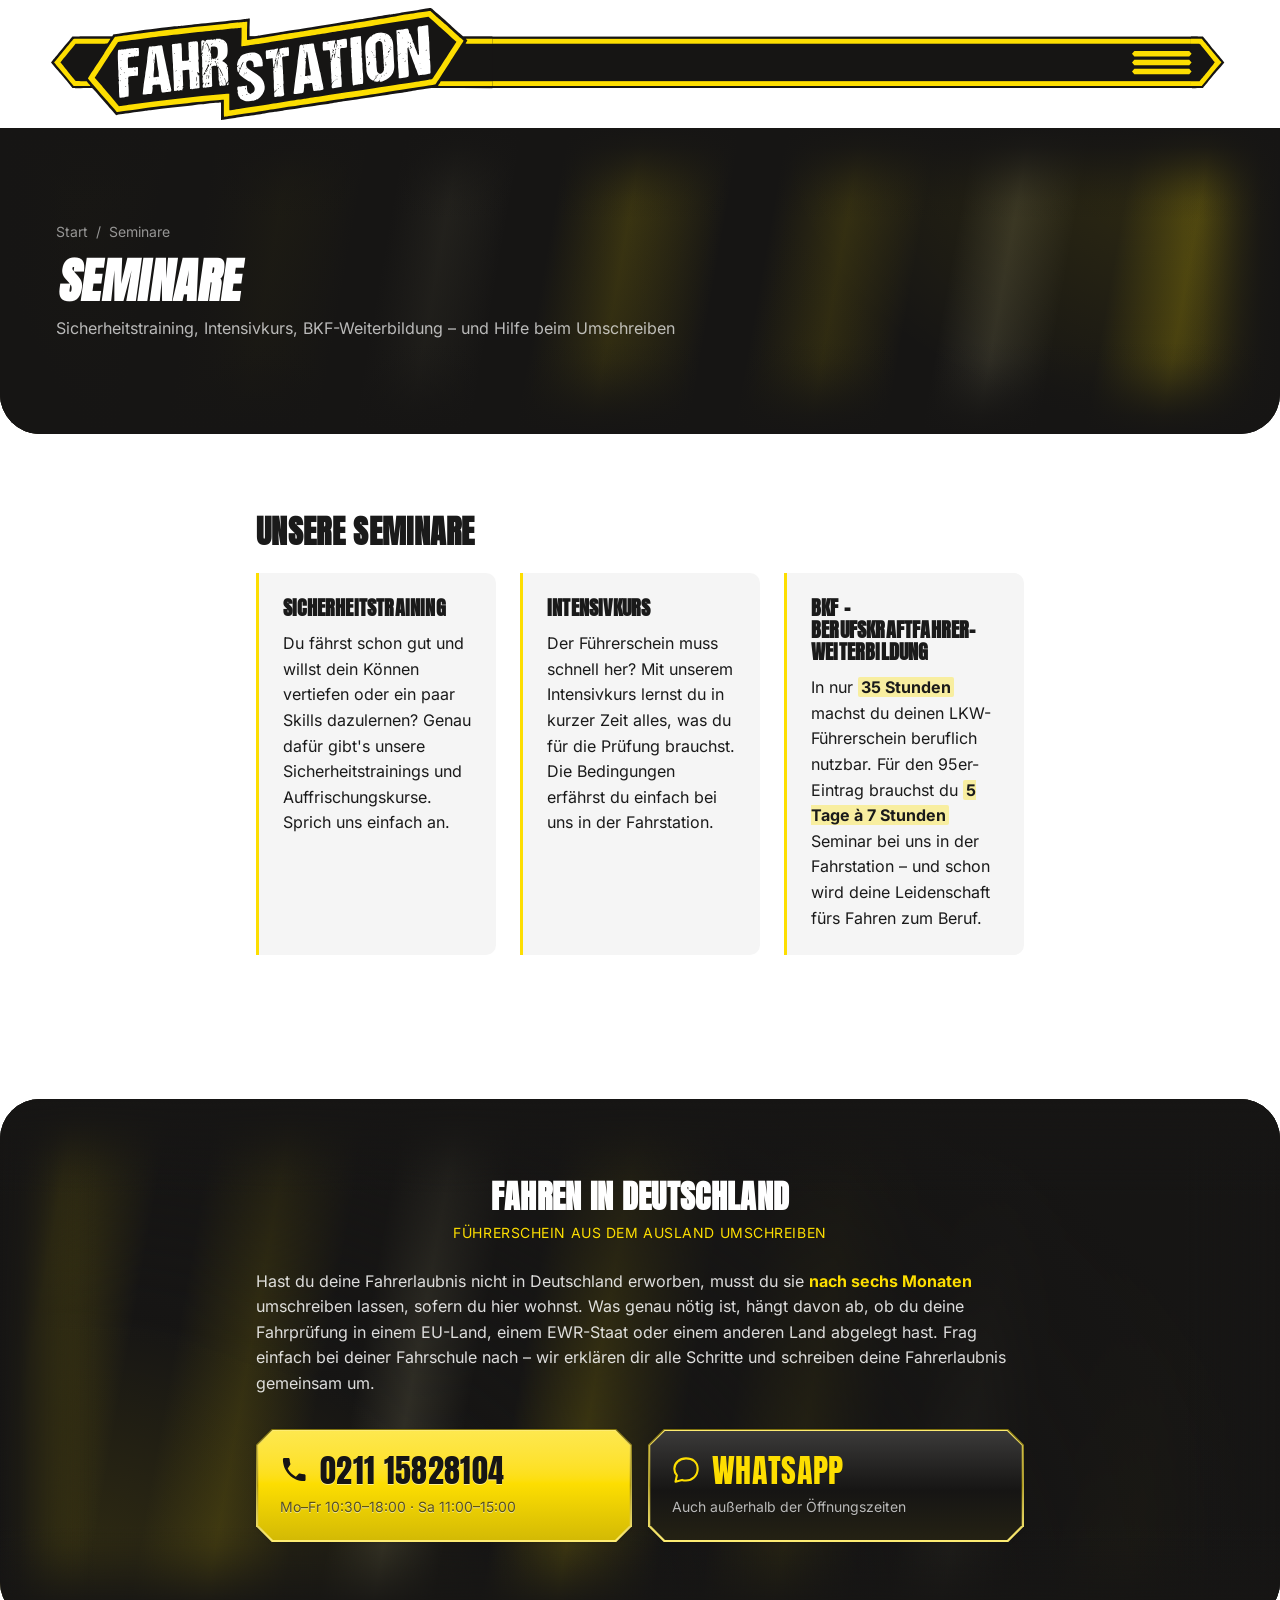
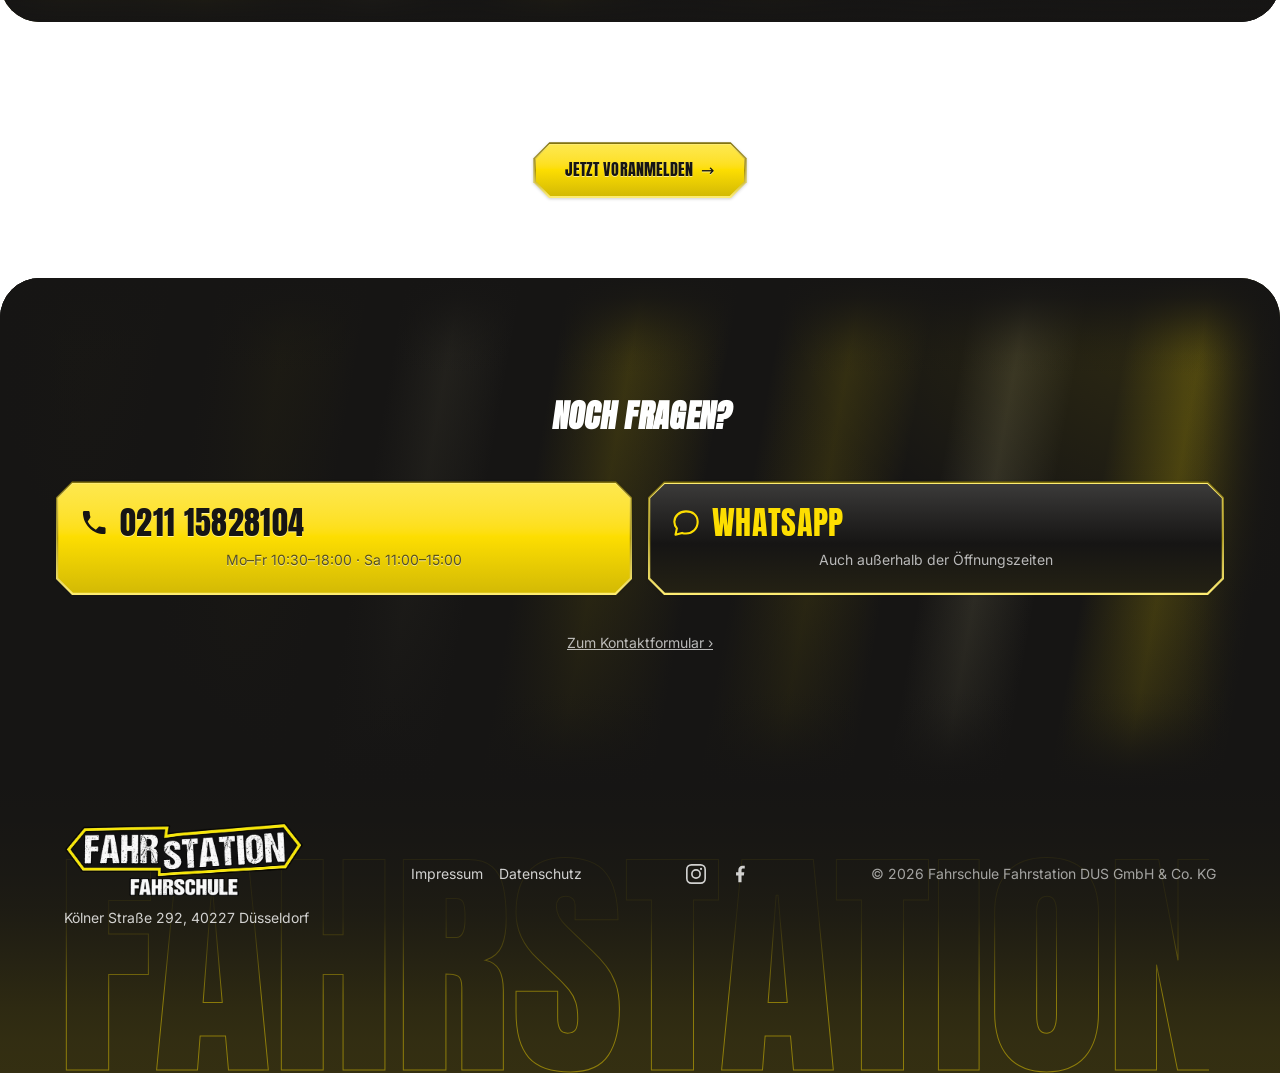
<file: seminare/index.html>
<!DOCTYPE html>
<html lang="de">
<head>
  <meta charset="UTF-8">
  <meta name="viewport" content="width=device-width, initial-scale=1">

  <title>Seminare, Intensivkurs &amp; Führerschein umschreiben | Fahrstation Düsseldorf</title>
  <meta name="description" content="Sicherheitstraining, Intensivkurs und BKF-Weiterbildung bei der Fahrstation Düsseldorf. Wir schreiben auch deinen ausländischen Führerschein um. Jetzt anfragen!">
  <link rel="canonical" href="https://ayman-one.vercel.app/seminare">

  <meta property="og:type" content="website">
  <meta property="og:locale" content="de_DE">

  <link rel="icon" href="../assets/icons/favicon.ico">
  <link rel="apple-touch-icon" href="../assets/icons/apple-touch-icon.png">
  <link rel="manifest" href="../manifest.json">

  <link rel="stylesheet" href="../design-tokens.css?v=1425defe">
  <link rel="stylesheet" href="../styles.css?v=042ef628">

  <script type="application/ld+json">
  {
    "@context": "https://schema.org",
    "@type": "BreadcrumbList",
    "itemListElement": [
      { "@type": "ListItem", "position": 1, "name": "Start", "item": "https://ayman-one.vercel.app/" },
      { "@type": "ListItem", "position": 2, "name": "Seminare", "item": "https://ayman-one.vercel.app/seminare" }
    ]
  }
  </script>

  <!-- Seiten-eigene Komponenten für seminare.html: bewusst NICHT in
       styles.css, wie bei den übrigen Unterseiten. Kein Course-Schema für
       die Gesamtseite (vier verschiedene, ungleichartige Angebote) - siehe
       Rückfrage an den Auftraggeber zu einem möglichen Schema pro Karte,
       das hier bewusst NICHT umgesetzt wurde. Baustein 2 ("Fahren in
       Deutschland") nutzt bewusst die VORHANDENEN Klassen .contact-actions/
       .contact-action aus #kontakt der Startseite (dort schon für dunklen
       Hintergrund ausgelegt, reines Wiederverwenden, keine Anpassung
       nötig). -->
  <style>

    .seminare-section {
      margin: 0 0 var(--space-16);
    }

    .seminare-heading {
      margin: 0 0 var(--space-6);
      font-family: var(--font-display);
      font-size: var(--font-size-h2);
      line-height: var(--line-height-tight);
      letter-spacing: var(--letter-spacing-display);
      text-transform: uppercase;
      color: var(--text-dark);
    }

    .seminare-grid {
      display: grid;
      grid-template-columns: 1fr;
      gap: var(--space-6);
    }

    @media (min-width: 700px) {
      .seminare-grid {
        grid-template-columns: repeat(3, 1fr);
      }
    }

    .seminare-card {
      padding: var(--space-6);
      background-color: var(--background-light);
      border-left: var(--border-signage);
      border-radius: 0 var(--radius-md) var(--radius-md) 0;
    }

    .seminare-card__title {
      margin: 0 0 var(--space-3);
      font-family: var(--font-display);
      font-size: var(--font-size-h3);
      line-height: var(--line-height-tight);
      letter-spacing: var(--letter-spacing-display);
      text-transform: uppercase;
      color: var(--text-dark);
    }

    .seminare-card__text {
      margin: 0;
      font-family: var(--font-body);
      font-size: var(--font-size-body);
      line-height: var(--line-height-base);
    }

    /* Fett + zarter Akzent-Unterlegung statt reiner Akzentfarbe als
       Textfarbe -- Signalgelb auf hellem Kartengrund als Fließtextfarbe
       hätte einen zu geringen Kontrast (WCAG). */
    .seminare-figure {
      font-weight: 700;
      background-color: color-mix(in srgb, var(--accent) 35%, transparent);
      padding: 0 0.2em;
      border-radius: 2px;
    }

    /* Baustein 2 -- eigener, deutlich abgesetzter Block: volle Breite,
       eigener Hintergrund, deshalb außerhalb von .page-body als
       eigenständige <section>, genau wie .page-cta am Seitenende. */
    .seminare-highlight {
      background-color: var(--primary);
      color: var(--text-light);
      padding-block: var(--space-20);
      text-align: center;
    }

    .seminare-highlight__inner {
      max-width: 800px;
      margin-inline: auto;
      padding-inline: var(--space-4);
    }

    .seminare-highlight__heading {
      margin: 0;
      font-family: var(--font-display);
      font-size: var(--font-size-h2);
      line-height: var(--line-height-tight);
      letter-spacing: var(--letter-spacing-display);
      text-transform: uppercase;
    }

    .seminare-highlight__subheading {
      margin: var(--space-2) 0 0;
      font-family: var(--font-body);
      font-size: var(--font-size-small);
      text-transform: uppercase;
      letter-spacing: var(--letter-spacing-loose);
      color: var(--accent);
    }

    .seminare-highlight__text {
      margin: var(--space-6) 0 0;
      font-family: var(--font-body);
      font-size: var(--font-size-body);
      line-height: var(--line-height-base);
      color: color-mix(in srgb, var(--text-light) 85%, transparent);
      text-align: left;
    }

    /* Auf dunklem Grund ist reine Akzentfarbe als Text unproblematisch
       (guter Kontrast) -- anders als auf hellem Kartengrund oben. */
    .seminare-highlight__deadline {
      font-weight: 700;
      color: var(--accent);
    }

    .seminare-highlight .contact-actions {
      margin-top: var(--space-8);
      text-align: left;
    }

    .seminare-cta {
      margin: var(--space-10) 0 0;
      text-align: center;
    }
  </style>
</head>
<body class="has-mobile-cta-bar">

<header class="site-header" id="site-header">
    <div class="site-header__inner">
      <a class="site-header__banner" href="../" aria-label="Fahrstation Düsseldorf – Startseite">
        <svg class="banner" aria-hidden="true"><rect class="banner__bar banner__bar--body"/><rect class="banner__bar banner__bar--edge-top"/><rect class="banner__bar banner__bar--edge-bottom"/><svg class="banner__cap" x="0" y="0" width="100%" height="100%" viewBox="0 0 1545 392" preserveAspectRatio="xMinYMid meet"><path fill="#161514" d="M595,361L595,331L589,331C586,332 581,332 577,332C566,333 548,335 533,337C525,337 507,339 493,341C450,345 399,351 367,355C350,357 333,359 330,360C326,361 316,362 307,363C291,365 251,371 236,373L228,375L219,365C205,349 197,340 164,302C155,291 146,282 145,281C143,280 136,280 114,280C99,281 84,281 81,280L75,280L54,254C42,240 25,220 16,210L0,191L2,188C3,187 7,181 12,176C16,171 26,159 35,148C44,138 53,126 57,122C61,118 66,111 69,107L75,100L145,100L214,100L216,96C218,93 219,92 221,92C223,91 260,86 297,81C335,76 404,67 432,64C439,64 447,63 448,63C453,62 506,56 610,46C623,44 647,42 662,41C676,39 690,38 692,37L696,37L695,68L695,99L703,99C708,99 717,98 724,97C730,96 747,93 760,91C774,89 794,86 804,84C822,81 855,76 899,69C929,64 990,55 1021,49C1037,47 1056,44 1064,42C1073,41 1088,39 1099,37C1110,35 1134,31 1152,28C1170,25 1190,22 1195,22C1200,21 1217,18 1233,15C1263,11 1303,4 1320,1C1332,-0 1329,-2 1348,16C1356,22 1375,39 1392,54C1408,69 1426,85 1432,90L1443,100L1494,100L1545,100L1545,190L1545,281L1439,280L1332,280L1312,283C1302,285 1278,288 1260,291C1242,294 1216,298 1202,300C1187,302 1164,306 1150,308C1135,310 1111,314 1096,316C1082,318 1058,322 1044,324C1029,326 1002,330 984,333C966,336 942,339 930,341C920,343 897,346 881,348C865,351 839,355 823,357C807,360 788,363 780,364C772,365 757,367 747,369C729,372 712,375 679,379C670,381 648,384 631,387C614,390 599,392 597,392L595,392L595,361Z"/><path fill="#FDDE01" d="M605,351C605,335 605,321 605,321C603,319 452,335 386,343C329,350 320,352 278,358C257,361 237,363 235,364L230,364L223,355C219,350 202,331 186,313C140,260 129,247 129,246C129,246 134,239 139,230C149,216 166,189 186,159C195,145 223,102 224,101C224,100 314,88 372,81C441,73 509,65 607,56C632,53 659,50 667,50C675,49 683,48 684,48L687,48L686,80C686,107 686,112 687,112C689,112 713,108 778,98C802,94 833,89 848,87C873,83 948,71 985,65C1005,62 1074,51 1154,38C1181,34 1207,29 1212,28C1261,20 1327,10 1329,11C1330,12 1341,22 1353,33C1366,44 1379,56 1382,58C1385,61 1397,72 1408,82C1418,91 1431,103 1436,107C1440,111 1444,115 1444,115C1444,116 1438,125 1431,136C1424,147 1408,171 1396,190C1383,210 1367,235 1360,246C1352,257 1346,267 1346,267C1345,268 1323,271 1150,298C1060,312 1037,315 996,321C953,328 880,339 838,345C818,348 783,354 760,357C737,361 692,368 662,372C631,377 606,381 606,381C605,381 605,368 605,351ZM677,350C705,346 746,340 769,336C792,333 826,327 846,324C866,321 884,319 888,318C891,317 917,313 946,309C1290,257 1333,251 1335,248C1337,246 1349,227 1372,191C1389,166 1405,140 1413,128C1416,123 1419,119 1419,118C1419,118 1394,96 1370,74C1367,72 1360,65 1354,60C1349,55 1339,47 1333,41L1321,31L1299,34C1242,44 1200,50 1156,57C1130,62 1092,68 1071,71C1050,74 1029,78 1024,78C1009,81 927,94 908,97C871,103 858,105 808,113C744,123 673,134 670,134L666,134L667,102C667,84 667,69 667,69C666,69 651,71 633,72C614,74 593,77 584,77C544,81 429,94 385,99C343,104 235,119 235,119C233,121 178,206 165,226L153,244L174,268C194,292 238,343 238,344C238,344 257,341 280,338C385,323 497,310 616,300L624,300L624,329C624,353 624,358 625,358C626,358 649,355 677,350ZM76,269C74,266 59,248 42,228C25,208 11,191 11,191C11,190 76,111 78,109C79,108 96,108 144,108L208,108L203,116C198,123 197,124 194,124C192,125 167,125 138,125L86,125L75,139C28,196 33,190 34,192C35,193 47,207 60,224C74,241 86,255 86,255C86,256 95,256 105,256L125,256L131,264C135,268 138,272 138,272C138,273 125,273 109,273L79,273L76,269ZM1354,272C1354,272 1357,268 1360,264L1364,256L1455,256L1545,256L1545,264L1545,273L1449,273C1397,273 1354,273 1354,272ZM1451,124C1451,124 1452,121 1454,119C1458,113 1458,113 1454,110L1452,108L1498,108L1545,108L1545,116L1545,125L1498,125C1472,125 1451,125 1451,124Z"/><path fill="#FFFFFF" d="M683,326C673,324 660,317 660,312C660,312 660,311 659,311C657,311 655,305 655,302C655,300 655,299 654,299C653,298 653,291 654,291C655,291 655,291 654,290C653,289 652,287 652,283C652,276 653,274 658,275C659,275 660,275 661,275C666,273 677,272 678,273C679,274 679,274 680,273C681,271 684,270 685,272C686,272 686,277 686,282C687,294 690,299 695,299C696,299 697,300 698,301C699,302 699,302 699,301C699,300 700,299 701,299C705,299 710,294 712,290C715,282 712,272 704,265C701,261 698,259 698,258C699,257 698,257 698,258C693,259 658,234 658,229C658,228 660,222 662,216C665,210 667,204 668,202C669,200 670,197 671,196C672,194 673,192 674,190L674,188L671,191C670,192 668,196 667,198C666,200 665,204 664,207C662,211 662,211 660,210C656,207 656,209 659,211L661,214L658,221L655,227L654,224C652,219 650,206 652,206C654,206 657,202 656,200C655,199 655,199 653,202L651,204L651,202C651,194 657,176 660,176C661,176 661,175 661,175C661,172 666,167 671,164C682,157 698,154 712,156C721,158 728,161 732,167C736,172 740,181 740,184C739,185 740,186 740,187C741,187 741,190 741,193C741,196 741,199 741,200C742,203 741,204 728,205C710,208 710,208 709,205C709,204 709,202 710,202C711,201 711,201 710,201C709,201 709,200 709,198C709,187 702,182 693,184C686,186 683,190 683,197C683,208 687,211 719,231C739,245 746,255 748,276C749,287 744,299 735,309C730,315 722,320 721,320C720,319 719,320 719,320C718,321 716,322 713,323C711,324 707,325 705,325C699,327 690,327 683,326ZM240,313C239,312 239,305 238,291C238,280 238,267 237,263C237,258 237,255 238,255C239,254 239,253 238,252C237,250 236,245 237,243C238,243 238,242 237,242C236,242 236,239 236,234C236,229 236,223 236,219C235,215 235,198 234,180C234,145 234,146 240,146C242,146 244,146 245,146C245,145 249,145 254,145C258,144 262,144 263,144C264,143 268,143 271,143C275,142 278,142 279,142C280,141 296,140 302,140L307,140L308,154C308,162 307,168 307,168C307,168 306,168 304,168C303,169 301,169 298,169C295,170 294,170 294,168C294,167 294,167 292,169C291,171 290,171 286,171C284,171 282,171 281,171C281,172 279,172 277,172C269,172 269,173 269,186C269,197 270,208 270,209C270,210 271,210 273,210C274,209 279,209 282,209C286,208 290,208 291,207C292,207 293,207 293,209C294,210 294,210 294,209C294,207 303,205 304,207C305,208 305,234 304,236C303,237 301,237 298,237C296,237 293,237 292,237C292,238 288,238 284,238C275,239 270,240 271,242C271,243 271,244 270,245C269,245 269,246 270,246C271,247 271,264 270,264C269,264 269,264 270,265C272,266 273,308 271,310C270,310 264,311 258,312C251,313 245,313 243,314C242,314 241,313 240,313ZM782,311C782,310 781,306 781,303C781,297 781,296 785,293C788,289 793,284 792,284C791,284 789,286 786,289L781,294L781,292C781,290 781,287 781,286C780,284 780,270 780,255C779,240 779,226 778,223C778,221 778,219 779,219C780,219 779,214 778,213C777,211 777,209 778,209C779,209 779,210 779,210C779,211 780,212 780,212C781,212 782,211 782,210C782,205 785,194 787,192C788,191 788,190 787,190C785,190 783,194 782,200C780,208 779,209 778,204C778,202 777,199 777,196C777,190 776,177 775,176C774,175 774,175 773,176C772,176 769,177 766,177C763,177 761,178 760,178C759,179 754,179 753,178C753,177 752,171 752,163C751,150 752,147 755,148C756,149 757,149 757,148C758,147 766,146 776,145C778,145 780,145 781,145C784,144 794,142 795,142C795,143 792,156 791,157C791,158 791,159 790,160C790,162 790,164 790,166C789,169 789,170 790,170C790,170 791,169 791,168C791,167 791,165 792,164C793,162 793,159 794,156C795,153 795,152 796,153C797,155 797,165 796,166C795,166 795,167 796,167C797,169 798,167 798,164C798,162 799,161 800,161C800,161 801,161 801,160C801,159 801,159 800,159C800,159 799,158 799,156C799,154 799,153 799,153C800,153 800,151 799,149C799,146 800,144 800,143C802,141 822,137 824,138C824,139 825,139 825,138C826,137 831,137 832,138C832,139 833,146 833,153C833,169 833,168 826,168C823,168 821,169 820,169C820,170 818,170 817,170C810,170 809,171 809,178C810,183 811,202 812,220C812,225 812,229 812,230C813,230 813,235 813,240C813,245 813,253 814,258C814,265 814,267 813,267C812,267 812,267 813,268C813,269 814,275 814,282C815,289 815,297 816,299C817,307 815,308 799,310C797,310 792,310 790,311C784,312 783,312 782,311ZM671,307C671,306 670,306 669,306C669,306 668,306 668,307C669,308 670,308 670,308C671,308 671,308 671,307ZM687,304C688,303 685,300 684,301C684,302 685,305 686,305C686,305 687,305 687,304ZM321,302C321,301 322,288 324,273C326,258 328,243 329,240C329,237 330,232 330,228C332,218 332,217 336,188C336,187 337,180 337,174C343,133 342,135 346,135C348,135 349,135 350,135C350,133 352,134 352,135C352,136 352,137 353,137C353,138 354,137 353,136C353,135 353,134 355,134C356,134 357,134 358,134C372,132 386,130 387,130C388,131 389,133 390,135C391,143 396,168 400,186C402,197 405,209 405,212C406,216 407,222 408,224C408,226 409,231 410,234C411,237 412,242 412,246C413,249 415,255 415,260C419,277 419,276 421,286C421,291 419,293 415,293C413,293 406,294 400,295C391,296 389,296 388,295C387,294 385,284 384,272C383,267 382,267 373,268C369,269 365,269 365,269C365,268 363,269 361,269C357,270 354,273 355,276C356,277 356,282 355,288C354,300 353,301 347,301C345,301 340,301 336,302C327,303 321,303 321,302ZM849,299C849,298 850,291 851,282C852,274 854,258 855,248C857,236 858,225 859,221C860,215 863,191 863,186C864,181 866,163 867,158C868,154 868,147 869,142C870,131 871,130 877,129C881,129 881,130 882,132C883,134 883,136 883,136C882,136 883,137 883,138C885,142 885,140 883,134C882,128 881,128 888,128C891,127 897,126 902,126C906,125 912,124 914,124L919,124L921,130C921,134 923,141 924,146C925,151 926,157 927,158C927,159 928,163 929,167C931,175 937,201 939,212C940,217 941,222 942,224C943,226 944,232 945,238C947,247 948,254 951,266C952,268 952,271 952,272C953,274 953,277 953,278C955,283 953,286 950,286C948,287 941,288 934,289C923,291 921,291 919,290C918,289 917,281 915,270C914,262 913,261 907,263C904,263 900,264 899,264C897,264 893,265 891,265L886,267L886,277C884,298 885,297 874,298C870,299 865,299 864,300C854,301 849,301 849,299ZM431,290C431,289 430,283 430,277C430,271 430,258 429,250C429,241 428,227 428,220C427,213 427,203 427,198C426,187 425,168 424,150C424,142 424,134 423,132C423,127 424,126 432,126C435,125 439,125 440,125C451,123 456,123 456,124C457,125 457,133 458,143C458,160 459,184 459,185C461,186 479,184 481,183C483,181 484,176 483,174C482,174 482,164 482,152C481,140 481,130 481,130C481,130 481,128 481,125C480,120 481,119 493,118C515,115 514,115 515,129C515,148 516,169 517,174C517,177 517,180 516,181C515,183 515,186 516,187C517,187 517,196 517,206C518,215 518,224 519,225C520,228 518,229 515,226C512,224 510,225 513,229C514,230 514,230 512,231C510,231 510,231 512,232C515,232 516,233 516,235C516,237 516,237 518,236C519,235 519,236 519,242C519,251 520,269 520,275C521,281 520,281 506,282C503,283 498,283 494,284C490,284 487,284 487,283C487,283 487,279 486,275C486,271 486,261 486,254C485,246 485,234 484,228C484,222 484,216 483,216C482,215 466,217 463,218C460,218 460,220 461,228C461,233 462,245 462,256C463,274 463,275 461,275C460,275 459,276 459,276C459,277 460,278 461,277C464,277 464,279 461,282C460,284 459,285 460,286C462,287 459,288 456,288C455,287 453,287 453,288C450,290 443,290 443,288C443,287 443,287 442,288C441,290 440,290 439,290C438,289 437,290 436,290C436,291 432,291 431,290ZM409,286C409,285 408,285 408,285C407,285 406,285 406,286C406,287 407,287 408,287C408,287 409,287 409,286ZM681,281C681,279 679,278 679,280C679,283 680,286 681,285C682,284 682,282 681,281ZM798,282C799,280 797,280 796,281C795,282 795,283 796,283C796,283 797,283 798,282ZM941,280C941,279 941,279 940,279C939,279 939,279 939,280C939,281 939,281 940,281C941,281 941,281 941,280ZM983,279C981,276 983,265 985,263C988,260 993,253 993,253C992,253 990,255 987,258L982,264L982,258C982,256 982,252 982,250C981,249 981,241 981,232C980,216 979,196 979,191C978,189 979,188 980,188C981,188 981,187 980,186C979,185 978,183 978,182L978,180L980,182C982,184 982,184 982,182C982,179 985,169 987,166C988,162 988,161 985,164C983,165 982,166 983,166C983,167 984,168 983,169C983,170 982,172 982,175C981,177 981,179 980,179C979,179 977,171 977,166C978,155 975,145 973,147C972,147 969,148 965,148C962,149 958,149 957,149C952,151 951,149 951,134C951,119 951,118 957,118C958,118 964,118 969,117C974,116 979,115 980,115C980,116 981,115 982,115C983,114 988,113 990,114C990,115 991,115 991,114C993,112 996,113 996,115C995,115 995,118 994,120C994,123 993,125 993,126C992,128 991,131 991,138C990,143 993,140 994,134C994,130 995,126 996,124L997,122L998,126C998,128 999,130 999,130C1000,130 1001,123 1000,116C1000,112 1000,112 1003,112C1007,111 1015,110 1018,109C1020,109 1023,109 1027,108C1031,107 1034,107 1034,108C1035,109 1036,115 1036,123C1036,137 1036,137 1034,138C1031,139 1019,140 1017,140C1014,140 1012,143 1012,146C1012,156 1013,181 1014,182C1014,183 1014,184 1013,184C1012,185 1012,186 1013,186C1013,187 1014,193 1014,201C1015,209 1015,220 1016,225C1016,232 1016,236 1015,236C1014,238 1014,238 1015,239C1017,240 1019,274 1017,276C1016,277 991,281 986,281C985,281 984,280 983,279ZM444,277C444,277 445,276 446,275C447,275 448,273 446,273C445,273 442,276 442,278C442,278 442,279 443,279C444,279 444,278 444,277ZM532,278C530,277 531,268 533,265C535,262 535,260 533,262C531,263 531,263 531,258C531,256 531,251 530,249C530,246 531,243 531,242C532,240 532,240 531,239C529,238 529,211 531,210C531,209 532,208 531,208C531,207 530,208 529,209C528,210 528,210 529,208C529,207 529,204 529,202C529,201 529,193 529,184C529,176 528,169 528,169C526,169 527,165 529,162C532,157 532,153 529,157L527,159L527,154C527,151 527,147 527,144C526,142 526,135 526,128C526,116 526,116 528,114C531,113 534,113 535,114C535,115 536,116 536,116C537,116 537,115 537,115C536,114 537,113 537,113C538,113 538,114 538,115C537,117 538,118 540,117C541,116 542,115 542,114C541,112 546,111 552,111C555,111 557,111 558,111C559,110 565,110 565,111C565,112 566,112 567,111C568,110 570,109 572,109C575,109 575,109 574,111C573,112 573,113 574,113C575,113 576,112 576,110C577,108 578,108 585,108C591,108 593,108 594,109C594,110 595,111 596,110C602,109 611,116 615,124C619,135 620,160 615,169C613,173 607,180 603,182C599,185 599,187 604,188C608,190 612,193 616,199L618,203L616,205C613,208 613,210 616,207C618,206 618,206 619,207C620,209 620,215 619,215C618,215 618,215 619,216C619,217 620,225 620,236C621,254 621,254 618,258C617,260 616,262 616,262C616,265 614,262 612,256C609,248 607,244 606,244C606,244 607,248 609,253C613,263 614,267 612,267C611,267 611,268 611,269C612,271 609,272 602,272C598,272 598,272 599,270C600,269 600,269 599,269C598,269 597,270 597,271C596,272 595,273 594,273C590,273 589,270 589,262C589,258 588,255 588,255C587,254 586,241 587,240C588,240 588,239 587,239C587,238 586,231 586,223L585,209L587,211C590,214 592,217 592,220C592,220 593,223 594,224C597,228 600,234 600,236C600,236 601,237 602,237C603,237 604,238 597,224C594,217 591,212 590,212C588,212 586,208 587,206C588,205 588,205 587,205C586,205 585,205 585,206C585,208 584,207 582,204C580,202 580,202 581,200C582,199 579,192 577,193C577,194 578,195 579,196C580,198 580,198 579,199C578,200 578,201 578,202C578,203 577,203 575,202C570,202 562,204 562,206C562,207 561,208 561,209C560,210 560,210 561,209C563,209 563,210 563,223C563,237 564,257 564,268C565,276 564,277 552,277C546,277 542,278 542,278C542,280 537,279 537,278C536,277 536,277 536,278C536,279 533,279 532,278ZM263,274C263,274 262,273 261,273C259,273 259,273 260,274C261,275 262,276 262,276C263,276 263,275 263,274ZM805,274C805,273 805,273 804,273C803,273 803,273 803,274C803,275 803,275 804,275C805,275 805,275 805,274ZM544,262L544,260L542,263C540,265 539,267 540,267C541,268 541,270 541,271C541,274 541,274 542,270C542,268 543,264 544,262ZM511,269C511,268 512,266 512,265C513,264 513,264 512,263C511,262 510,263 510,265C509,267 508,269 508,270C507,270 507,271 508,271C509,273 510,271 511,269ZM928,271C928,270 927,270 927,270C926,270 926,270 926,271C927,272 928,272 928,272C929,272 929,272 928,271ZM1057,270C1056,268 1055,259 1054,240C1054,233 1054,227 1053,227C1053,226 1053,223 1053,220C1053,216 1053,211 1052,207C1052,203 1052,194 1052,186C1052,178 1051,172 1051,172C1050,172 1050,170 1050,168C1050,165 1050,159 1050,154C1049,145 1049,144 1051,142C1052,140 1052,140 1051,140C1049,141 1049,142 1048,124C1048,121 1048,115 1048,112C1047,105 1048,103 1054,103C1057,102 1062,102 1065,101C1068,100 1072,100 1074,99C1076,99 1079,99 1080,99C1085,97 1085,96 1086,130C1087,140 1087,149 1088,150C1088,151 1088,153 1087,153C1086,154 1086,155 1087,155C1088,156 1088,171 1087,171C1086,171 1086,171 1086,172C1086,173 1087,173 1088,173C1089,173 1089,175 1089,181C1089,185 1089,191 1090,193C1090,195 1090,203 1090,210C1091,218 1091,226 1092,230C1093,246 1093,263 1092,264C1091,266 1088,266 1084,266C1080,267 1077,267 1076,267C1075,268 1072,268 1068,269C1065,270 1062,270 1060,271C1059,271 1058,270 1057,270ZM615,269C615,268 616,266 618,263L621,258L621,262C622,268 621,270 618,270C617,270 616,270 615,269ZM601,264C599,261 597,260 597,260C597,261 604,269 605,268C605,268 604,266 601,264ZM796,268C796,267 795,266 794,266C794,266 793,267 793,268C793,268 794,269 794,269C795,269 796,268 796,268ZM553,265C556,262 555,261 552,262C549,262 548,263 549,266C550,268 552,267 553,265ZM611,263C611,262 610,261 609,262C608,262 609,264 610,264C611,264 611,264 611,263ZM591,259C590,258 590,258 590,259C590,260 591,261 592,260C592,260 592,259 591,259ZM596,257C596,256 596,256 595,256C594,256 594,256 594,257C594,258 594,258 595,258C596,258 596,258 596,257ZM1136,257C1134,257 1132,256 1131,256C1130,255 1135,246 1137,246C1139,246 1139,245 1139,244C1138,243 1139,241 1142,238C1144,235 1146,233 1146,232C1145,232 1139,239 1134,247L1128,255L1123,252C1112,245 1104,230 1104,216C1104,213 1104,210 1104,209C1103,208 1103,202 1103,195C1102,188 1102,176 1101,168C1098,130 1101,118 1113,105C1118,99 1119,99 1121,100C1122,101 1122,101 1122,99C1121,98 1128,92 1131,92C1132,92 1133,91 1134,91C1136,89 1140,88 1148,87C1150,87 1153,87 1154,86C1159,86 1171,89 1178,92C1190,99 1198,115 1198,134C1198,142 1200,178 1201,194C1203,215 1199,228 1187,241C1179,249 1170,254 1159,257C1150,259 1150,259 1151,254L1151,250L1149,254C1147,258 1145,259 1136,257ZM244,255C244,254 243,254 242,254C241,254 241,255 242,256C242,257 244,256 244,255ZM511,250C511,246 511,243 511,243C510,243 510,242 510,241C509,240 509,242 509,247C509,255 510,258 511,257C511,256 511,253 511,250ZM449,254C449,254 448,253 447,253C446,253 446,253 447,254C448,255 449,256 449,256C450,256 450,255 449,254ZM597,252C596,251 595,253 596,254C596,255 596,255 597,254C597,253 597,253 597,252ZM370,252C370,251 369,250 369,250C368,250 368,251 369,252C369,252 370,253 370,253C371,253 371,252 370,252ZM998,252C998,251 998,251 997,251C996,251 996,251 996,252C996,253 996,253 997,253C998,253 998,253 998,252ZM905,250C904,249 904,249 904,250C904,251 905,252 906,251C906,251 906,250 905,250ZM1002,249C1002,248 1002,248 1001,248C1000,248 1000,248 1000,249C1000,250 1000,250 1001,250C1002,250 1002,250 1002,249ZM263,247C263,246 263,246 262,246C261,246 261,246 261,247C261,248 261,248 262,248C263,248 263,248 263,247ZM546,245C546,244 546,243 545,243C544,243 543,246 544,247C544,249 546,247 546,245ZM900,246C899,245 899,245 899,246C899,247 900,248 901,247C901,247 901,246 900,246ZM1084,247C1084,246 1084,246 1083,246C1082,246 1082,246 1082,247C1082,248 1082,248 1083,248C1084,248 1084,248 1084,247ZM553,244C554,238 554,235 553,235C552,235 551,236 551,242C550,248 551,249 553,244ZM1152,246C1153,245 1153,244 1152,244C1152,244 1151,245 1151,246C1150,246 1150,247 1150,247C1151,247 1151,246 1152,246ZM595,244C595,244 595,243 594,243C593,243 592,245 593,245C594,246 595,246 595,244ZM1217,245C1217,244 1217,243 1217,242C1217,242 1217,236 1217,229C1216,222 1216,213 1215,209C1215,205 1215,194 1214,186C1213,174 1213,169 1214,168C1215,167 1215,167 1214,167C1213,167 1213,165 1213,162C1213,160 1213,153 1212,148C1212,144 1212,137 1212,134C1210,112 1210,102 1210,93C1209,87 1209,82 1209,81C1207,80 1210,77 1212,77C1213,78 1215,77 1216,77C1216,76 1220,76 1224,76C1228,75 1231,75 1232,75C1234,73 1248,72 1249,73C1251,75 1254,84 1253,86C1253,86 1253,87 1254,88C1255,88 1257,90 1258,93C1259,95 1261,101 1263,106C1267,116 1267,118 1266,118C1265,117 1265,117 1265,118C1265,118 1266,119 1267,120C1269,121 1273,132 1273,134C1272,134 1272,135 1273,135C1273,136 1276,142 1279,150C1284,165 1284,166 1287,164C1288,163 1288,161 1288,156C1287,152 1287,150 1288,150C1289,150 1289,150 1288,149C1287,148 1286,135 1285,114C1285,97 1284,82 1283,76C1283,67 1285,64 1290,64C1295,64 1297,63 1305,62C1318,60 1319,60 1320,61C1320,62 1321,70 1321,81C1322,91 1322,100 1323,102C1323,103 1323,111 1324,120C1324,141 1325,153 1326,167C1327,177 1326,179 1325,180C1324,182 1324,182 1325,182C1327,182 1327,183 1328,202C1328,207 1328,214 1328,218C1329,229 1329,230 1319,231C1316,232 1307,233 1300,234C1290,236 1287,236 1286,235C1285,233 1280,221 1280,219C1280,218 1280,217 1279,217C1279,216 1278,214 1277,212C1276,210 1274,205 1273,200C1271,195 1269,190 1268,188C1267,185 1264,176 1260,166C1257,156 1254,148 1254,147C1254,146 1254,145 1253,145C1251,145 1251,141 1253,139C1254,138 1254,138 1252,138C1247,139 1247,140 1248,149C1249,169 1249,178 1249,179C1248,179 1248,180 1249,180C1249,180 1250,186 1250,194C1251,201 1251,213 1252,220C1253,240 1253,242 1245,242C1242,243 1240,243 1239,243C1238,244 1236,244 1234,244C1231,245 1227,245 1224,246C1219,246 1218,246 1217,245ZM346,242C346,241 346,241 345,241C344,241 344,241 344,242C344,243 344,243 345,243C346,243 346,243 346,242ZM899,242C899,241 899,240 898,240C898,240 898,241 898,242C898,242 898,243 899,243C900,243 900,242 899,242ZM373,241L378,241L377,234C377,227 377,226 376,220C375,215 374,208 373,203C373,201 372,193 371,186C370,179 369,169 368,166C368,161 367,159 366,159C366,159 365,159 365,160C365,160 364,165 364,170C363,176 363,183 363,186C363,189 363,192 362,192C362,192 361,195 361,199C361,202 361,209 361,214C360,219 360,227 359,232L359,242L363,242C366,242 370,242 373,241ZM547,238C547,235 547,233 546,234C545,235 544,241 545,241C545,241 546,240 547,238ZM1002,239C1002,238 1002,238 1001,238C1000,238 1000,238 1000,239C1000,240 1000,240 1001,240C1002,240 1002,240 1002,239ZM1138,238C1140,235 1139,235 1136,238C1135,239 1134,240 1135,240C1135,240 1137,239 1138,238ZM1158,237C1158,236 1157,236 1157,237C1156,237 1156,238 1156,239C1157,240 1158,240 1158,239C1159,239 1159,238 1158,237ZM455,238C455,238 455,237 454,236C453,236 453,237 453,237C453,238 453,239 454,239C455,239 455,239 455,238ZM876,238C876,237 875,236 874,237C873,237 874,239 875,239C876,239 876,239 876,238ZM997,237C997,236 997,236 996,236C995,236 995,237 995,238C995,238 995,239 996,238C997,238 997,237 997,237ZM900,236C905,236 909,235 909,235C909,235 909,232 909,228C907,217 907,217 907,215C906,214 905,207 904,200C904,197 899,166 897,156C897,151 894,152 894,158C894,161 894,166 893,171L893,178L891,176C890,175 889,174 888,174C888,175 891,180 892,180C893,180 893,181 893,182C893,183 892,183 890,182C890,181 889,181 889,182C888,182 889,184 890,184C892,186 892,186 892,192C891,196 891,203 891,208C890,213 890,222 890,228C889,235 889,238 890,238C891,238 895,237 900,236ZM540,230C541,226 541,226 539,227C538,227 538,227 538,226C539,226 539,225 538,225C537,224 537,225 536,227C536,229 535,230 535,231C534,231 534,232 534,234C534,236 534,236 536,234C537,233 539,231 540,230ZM594,235C594,234 594,234 593,234C592,234 592,234 592,235C592,236 592,236 593,236C594,236 594,236 594,235ZM677,233C676,233 674,234 674,235C674,236 675,236 676,235C676,234 677,234 677,233ZM1167,235C1168,234 1166,233 1165,234C1164,234 1165,236 1166,236C1166,236 1167,236 1167,235ZM244,232C244,232 243,231 243,231C241,232 241,234 242,234C243,234 244,233 244,232ZM557,228C556,227 556,224 556,221C557,218 557,217 556,219C554,224 556,233 558,231C558,230 558,229 557,228ZM589,228C589,227 589,227 588,228C587,228 587,229 587,229C587,230 587,230 588,230C589,229 589,228 589,228ZM684,228C685,228 685,227 685,226C684,226 681,227 681,229C681,230 682,230 684,228ZM1156,229C1162,226 1167,217 1165,213C1165,212 1165,210 1166,209C1167,208 1167,208 1166,208C1165,208 1165,206 1165,203C1165,201 1165,198 1165,197C1164,196 1164,189 1164,181C1163,173 1163,166 1163,165C1162,164 1162,158 1162,151C1160,126 1160,124 1158,121C1154,114 1146,114 1140,120L1136,124L1136,133C1136,138 1136,142 1136,143C1135,144 1135,145 1136,145C1137,146 1138,172 1136,172C1136,172 1135,172 1135,173C1135,174 1136,174 1136,174C1138,174 1138,175 1138,178C1138,181 1138,184 1139,186C1139,187 1139,193 1139,199C1141,222 1141,223 1145,227C1148,230 1151,231 1156,229ZM1174,228C1174,226 1172,227 1172,229C1171,230 1171,230 1172,230C1173,230 1174,229 1174,228ZM678,228C678,227 678,227 677,227C676,227 676,227 676,228C676,229 676,229 677,229C678,229 678,229 678,228ZM258,227C258,226 257,226 256,226C256,226 255,226 255,227C255,228 256,228 256,228C257,228 258,228 258,227ZM544,222C542,219 543,217 546,219C547,220 547,220 548,218C548,217 548,216 547,216C545,216 546,214 548,212C549,211 550,209 549,209C549,208 550,206 552,205C554,203 554,202 553,201C553,200 552,199 552,198C552,196 551,196 549,199C548,201 547,202 548,203C549,203 548,206 545,210C544,212 543,214 543,214C543,215 542,216 541,218C539,220 539,220 540,222C543,225 546,225 544,222ZM787,223C787,222 787,222 786,222C785,222 785,222 785,223C785,224 785,224 786,224C787,224 787,224 787,223ZM440,218C440,216 439,217 437,219C435,222 436,224 438,221C439,220 440,218 440,218ZM295,221C296,221 295,219 294,218C293,217 293,217 293,219C293,222 294,223 295,221ZM495,220C495,219 495,219 494,220C493,220 493,221 493,221C493,222 493,222 494,222C495,221 495,220 495,220ZM248,216C248,215 247,215 246,215C246,215 245,215 245,216C245,217 246,217 246,217C247,217 248,217 248,216ZM558,214C558,214 558,213 557,213C556,213 556,214 556,214C556,215 556,216 557,216C558,216 558,215 558,214ZM615,212C615,212 615,211 614,210C613,210 613,211 613,211C613,212 613,213 614,213C615,213 615,213 615,212ZM684,210C684,210 684,209 683,210C682,210 682,211 682,212C682,212 682,213 683,212C684,212 684,211 684,210ZM1296,210C1296,209 1294,210 1294,212C1294,213 1294,213 1295,212C1296,211 1297,210 1296,210ZM245,210C247,207 245,206 244,209C243,210 242,211 242,211C242,213 244,212 245,210ZM999,209C999,208 999,208 998,208C997,209 997,210 997,210C997,211 997,211 998,210C999,210 999,209 999,209ZM792,207C792,206 792,206 791,206C790,206 790,206 790,207C790,208 790,208 791,208C792,208 792,208 792,207ZM805,203C802,200 799,199 801,201C801,202 807,206 808,206C808,206 807,205 805,203ZM792,202C794,191 795,180 795,180C794,180 794,182 793,184C792,189 791,194 791,192C791,191 791,190 790,190C789,190 789,191 790,194C790,196 790,199 790,201C790,206 792,206 792,202ZM584,202C584,201 583,201 583,202C582,202 581,203 582,203C582,204 584,203 584,202ZM1173,197C1171,195 1170,196 1171,200C1171,203 1171,203 1173,201C1174,199 1174,199 1173,197ZM560,198C559,197 560,196 560,195C561,194 562,193 562,193C562,191 558,195 557,198C557,199 557,200 557,200C559,201 560,200 560,198ZM1114,197C1114,197 1115,195 1115,193C1117,190 1117,189 1116,188C1115,187 1112,191 1112,194C1112,195 1112,196 1111,196C1110,196 1110,198 1111,200C1113,201 1115,199 1114,197ZM586,192C586,191 584,192 584,194C584,195 584,195 585,194C586,193 587,192 586,192ZM1171,192C1171,191 1171,190 1170,190C1169,191 1169,192 1169,193C1169,193 1169,194 1170,194C1171,194 1171,193 1171,192ZM1293,194C1293,193 1291,192 1291,193C1290,194 1291,194 1291,194C1292,194 1293,194 1293,194ZM576,187C573,185 572,185 574,189C575,192 575,192 577,190C578,189 578,189 576,187ZM360,189C360,187 358,186 358,188C358,189 360,191 361,191C361,190 361,190 360,189ZM555,187C555,186 555,186 554,186C553,185 551,188 552,190C552,191 552,191 554,189C554,188 555,187 555,187ZM583,190C583,189 583,189 582,189C581,189 581,189 581,190C581,191 581,191 582,191C583,191 583,191 583,190ZM1244,183C1244,182 1242,183 1240,185C1239,187 1237,189 1237,189C1237,190 1239,189 1240,187C1242,185 1244,183 1244,183ZM488,187C487,186 486,186 485,186C484,187 486,189 488,189C489,189 489,189 488,187ZM563,186C563,186 562,185 562,185C561,185 560,186 560,187C560,188 562,188 563,186ZM789,187C789,187 788,186 788,185C787,184 787,183 788,180C790,177 790,175 788,176C787,177 786,178 786,179C786,181 785,182 784,182C783,182 783,184 785,186C786,188 789,189 789,187ZM544,186C544,185 543,185 542,185C542,185 541,185 541,186C541,187 542,187 542,187C543,187 544,187 544,186ZM361,183C360,180 358,179 358,181C358,182 361,186 362,186C362,185 362,184 361,183ZM246,184C246,183 246,183 245,183C244,183 244,183 244,184C244,185 244,185 245,185C246,185 246,185 246,184ZM556,178C556,177 556,177 555,178C554,178 554,179 554,180C554,182 554,182 555,180C555,179 556,178 556,178ZM565,177C566,177 567,178 568,178C570,180 571,180 571,178C571,178 572,177 573,177C581,177 584,169 584,154C584,138 581,135 568,135C564,135 561,136 560,136C559,137 559,149 560,151C561,151 561,152 560,152C559,152 552,138 552,135C552,133 546,123 544,122C543,122 543,122 544,124C545,125 546,127 546,128C546,129 547,131 548,132C552,139 554,146 551,151C550,152 550,153 551,153C551,153 552,152 553,150L554,146L557,151C560,156 561,158 559,156C558,155 557,155 557,156C556,157 556,157 557,157C559,157 562,164 560,165C559,166 559,166 560,166C561,167 561,170 561,174C561,181 562,184 563,180C563,179 564,177 565,177ZM583,181C584,180 584,179 583,178C583,177 582,177 582,178C582,178 582,180 581,180C581,182 582,183 583,181ZM575,180C576,179 576,178 575,178C575,178 574,179 574,180C573,180 573,181 574,181C574,181 575,180 575,180ZM588,179C588,178 586,177 586,178C585,179 586,179 586,179C587,179 588,179 588,179ZM796,177C796,176 796,174 797,173C797,171 797,171 796,172C794,175 793,178 795,178C796,178 796,177 796,177ZM1234,177C1234,176 1233,176 1232,176C1232,176 1231,176 1231,177C1231,178 1232,178 1232,178C1233,178 1234,178 1234,177ZM786,175C786,174 785,174 784,174C783,174 783,175 784,176C784,177 786,176 786,175ZM994,168C994,166 995,161 995,158C997,149 996,148 994,157C993,162 992,163 991,161C991,160 990,159 990,159C989,159 990,163 991,164C991,164 992,165 992,166C992,167 992,170 992,172C992,179 994,175 994,168ZM1011,176C1011,175 1004,171 1002,171C1000,171 1002,173 1007,175C1011,177 1011,177 1011,176ZM1170,175C1170,174 1170,174 1169,174C1168,174 1168,174 1168,175C1168,176 1168,176 1169,176C1170,176 1170,176 1170,175ZM557,172C555,172 555,173 556,174C556,175 556,175 557,174C558,173 558,172 557,172ZM1109,173C1109,172 1109,171 1108,170C1107,168 1105,170 1106,173C1107,175 1109,175 1109,173ZM1132,174C1132,173 1132,173 1131,173C1130,173 1130,173 1130,174C1130,175 1130,175 1131,175C1132,175 1132,175 1132,174ZM1177,171C1178,170 1179,168 1178,168C1178,168 1174,171 1174,172C1174,174 1176,173 1177,171ZM805,170C805,170 805,169 804,169C803,169 803,170 803,170C803,171 803,172 804,172C805,172 805,171 805,170ZM530,165C530,163 528,165 529,167C529,168 529,168 530,167C531,166 531,165 530,165ZM549,166C549,166 548,165 548,165C547,165 546,166 546,167C546,168 548,168 549,166ZM556,164C555,163 555,164 555,166C555,167 555,168 556,167C556,167 556,165 556,164ZM1131,165C1131,164 1130,164 1129,164C1129,165 1129,166 1130,166C1132,167 1133,166 1131,165ZM687,165C688,165 688,164 687,164C686,163 686,164 686,164C686,166 687,166 687,165ZM804,165C804,164 804,164 803,164C802,164 802,164 802,165C802,166 802,166 803,166C804,166 804,166 804,165ZM250,163C250,162 249,162 248,162C247,162 247,162 248,163C249,165 251,165 250,163ZM1219,162C1218,160 1217,161 1217,164C1218,165 1218,165 1219,164C1220,163 1220,163 1219,162ZM700,163C700,162 700,162 699,162C698,162 698,162 698,163C698,164 698,164 699,164C700,164 700,164 700,163ZM814,162C814,160 811,158 810,160C809,161 809,161 810,163C812,164 814,164 814,162ZM357,158C357,155 356,153 355,153C354,153 354,155 355,156C356,156 356,158 356,160C356,161 356,163 357,163C357,163 357,161 357,158ZM1182,162C1182,161 1182,161 1181,161C1181,161 1180,161 1180,162C1179,163 1180,163 1180,163C1181,163 1182,163 1182,162ZM1244,161C1244,161 1244,160 1243,160C1242,159 1242,160 1242,160C1242,161 1242,162 1243,162C1244,162 1244,162 1244,161ZM278,158C278,158 277,158 275,158C272,158 271,160 274,160C276,161 278,159 278,158ZM433,159C434,157 432,157 431,158C430,159 430,160 431,160C431,160 432,160 433,159ZM1224,159C1224,158 1224,158 1223,158C1222,158 1222,158 1222,159C1222,160 1222,160 1223,160C1224,160 1224,160 1224,159ZM887,156C886,155 886,155 886,156C886,158 887,159 888,158C888,157 888,156 887,156ZM988,153C987,151 985,151 985,154C985,156 987,158 988,157C989,156 989,155 988,153ZM1127,157C1126,155 1124,155 1124,156C1124,157 1125,158 1126,158C1126,158 1127,157 1127,157ZM1184,153C1186,150 1186,149 1185,149C1183,149 1179,154 1179,155C1179,158 1182,156 1184,153ZM770,152C770,151 770,151 769,151C768,151 767,152 767,153C767,154 767,154 768,154C769,154 770,153 770,152ZM1123,153C1123,152 1123,152 1122,152C1121,152 1121,152 1121,153C1121,154 1121,154 1122,154C1123,154 1123,154 1123,153ZM887,151C887,149 885,147 884,148C884,149 885,152 886,152C887,152 887,151 887,151ZM356,148C355,147 355,148 355,149C355,150 355,151 356,150C356,150 356,148 356,148ZM990,147C989,145 986,147 987,150C988,151 988,151 990,150C991,148 991,148 990,147ZM300,149C300,148 300,148 299,148C298,148 298,148 298,149C298,150 298,150 299,150C300,150 300,150 300,149ZM532,146C533,143 533,140 534,128C535,126 535,123 536,122C538,119 537,119 534,121C532,124 532,124 533,125C534,126 534,127 532,131C530,133 529,136 530,136C530,137 530,140 530,144C530,151 531,152 532,146ZM998,144C998,144 998,143 997,143C996,143 995,145 995,148C995,150 998,146 998,144ZM1315,148C1316,148 1316,147 1315,146C1313,146 1311,147 1311,148C1312,149 1315,149 1315,148ZM986,146C986,145 986,145 985,145C984,145 984,146 984,147C984,147 984,148 985,148C986,147 986,146 986,146ZM1190,143C1190,142 1189,142 1189,143C1188,143 1188,144 1188,145C1189,146 1190,146 1190,145C1191,145 1191,144 1190,143ZM1262,140C1263,140 1263,138 1262,138C1262,137 1261,136 1260,134C1260,131 1259,131 1257,132C1256,133 1256,133 1258,135L1260,138L1257,141C1253,144 1253,146 1257,143C1259,141 1261,140 1262,140ZM1007,142C1007,141 1006,140 1005,141C1004,141 1005,143 1006,143C1007,143 1007,143 1007,142ZM1187,141C1187,140 1187,140 1186,140C1185,140 1184,141 1184,142C1184,143 1184,143 1185,143C1186,143 1187,142 1187,141ZM541,139C540,138 540,139 540,140C540,141 540,142 541,141C541,141 541,139 541,139ZM999,135C1000,132 1000,130 998,131C998,132 997,139 998,139C998,139 999,137 999,135ZM1191,138C1191,137 1189,135 1189,135C1188,136 1189,139 1190,139C1191,139 1191,139 1191,138ZM490,134C490,133 490,133 489,133C488,133 488,133 488,134C488,135 488,135 489,135C490,135 490,135 490,134ZM1017,133C1016,131 1013,129 1012,131C1011,132 1011,132 1012,133C1014,134 1017,134 1017,133ZM1172,131C1172,130 1172,130 1171,130C1170,130 1170,130 1170,131C1170,132 1170,132 1171,132C1172,132 1172,132 1172,131ZM1003,130C1003,129 1003,129 1002,129C1001,129 1001,129 1001,130C1001,131 1001,131 1002,131C1003,131 1003,131 1003,130ZM563,128C564,127 565,125 565,125C565,123 565,123 563,125C559,129 559,131 563,128ZM543,127C544,126 542,125 541,126C540,126 541,128 542,128C542,128 543,128 543,127ZM1259,122C1257,120 1255,123 1257,125C1258,126 1258,126 1259,124C1259,123 1259,122 1259,122ZM1073,124C1073,123 1072,122 1072,122C1070,122 1070,123 1071,124C1072,125 1073,125 1073,124ZM1251,119C1248,118 1248,118 1249,120C1250,121 1250,121 1249,122C1249,123 1248,124 1248,124C1248,125 1249,124 1250,122C1253,120 1253,119 1251,119ZM971,123C971,122 970,122 970,122C969,122 968,122 968,123C968,124 969,124 970,124C970,124 971,124 971,123ZM607,121C607,121 607,120 606,121C605,121 605,122 606,122C606,123 607,123 607,121ZM1170,117C1169,117 1169,115 1169,113C1169,111 1169,110 1168,110C1168,110 1167,111 1167,113C1168,114 1168,116 1168,117C1168,118 1168,119 1169,119C1170,119 1170,118 1170,117ZM590,117C590,116 590,116 589,116C588,116 588,116 588,117C588,118 588,118 589,118C590,118 590,118 590,117ZM1150,110C1150,109 1150,108 1149,108C1149,108 1148,109 1148,110C1148,110 1149,111 1149,111C1150,111 1150,110 1150,110ZM1154,109C1154,108 1154,108 1153,108C1153,108 1152,108 1152,109C1151,110 1152,110 1152,110C1153,110 1154,110 1154,109ZM1190,106C1190,105 1190,105 1189,105C1188,105 1188,105 1188,106C1188,107 1188,107 1189,107C1190,107 1190,107 1190,106ZM1232,104C1232,103 1232,103 1231,104C1230,106 1230,107 1231,106C1232,106 1232,105 1232,104ZM1155,100C1156,100 1156,99 1155,99C1154,98 1154,99 1154,99C1154,101 1155,101 1155,100ZM1172,94C1171,93 1170,93 1170,93C1169,93 1169,93 1170,94C1170,95 1171,95 1171,95C1172,95 1172,95 1172,94ZM1222,89C1222,88 1220,86 1218,85L1215,83L1214,86C1213,89 1213,90 1214,88C1216,86 1216,86 1219,88C1222,90 1222,90 1222,89Z"/></svg><svg class="banner__tip" x="0" y="0" width="100%" height="100%" viewBox="0 0 132 392" preserveAspectRatio="xMaxYMid meet"><path fill="#161514" d="M2,280C0,280 0,275 0,190L0,100L21,100L42,100L53,113C59,120 66,129 69,133C72,137 77,143 80,146C101,171 112,184 114,187L117,191L109,200C95,216 86,226 66,250C56,263 46,275 44,277L42,280L22,280C12,281 3,281 2,280Z"/><path fill="#FDDE01" d="M0,264L0,256L15,256L30,256L37,248C41,243 53,229 64,215C82,193 84,190 83,189C82,188 71,174 58,158C45,143 34,129 32,127C30,125 30,125 15,125L0,125L0,116L0,108L19,108L38,108L47,119C53,125 67,143 80,158C92,172 103,186 105,187L107,190L102,196C93,206 84,217 61,245L38,273L19,273L0,273L0,264Z"/></svg></svg>
      </a>
      <button class="nav-toggle" id="nav-toggle" type="button" aria-expanded="false" aria-controls="mobile-menu" aria-label="Menü öffnen"><svg class="nav-toggle__icon" viewBox="0 0 760 296" aria-hidden="true"><polygon class="nav-toggle__bar nav-toggle__bar--top" points="0,35 30,0 730,0 760,35 730,70 30,70"/><polygon class="nav-toggle__bar nav-toggle__bar--mid" points="0,148 30,113 730,113 760,148 730,183 30,183"/><polygon class="nav-toggle__bar nav-toggle__bar--bottom" points="0,261 30,226 730,226 760,261 730,296 30,296"/></svg></button>
    </div>
  </header>

<div class="mobile-menu" id="mobile-menu" hidden>
    <nav class="mobile-menu__nav" aria-label="Mobile Hauptnavigation">
      <ul class="mobile-menu__list">
        <li><a class="mobile-menu__link" href="../">Home</a></li>
        <li><a class="mobile-menu__link" href="../ueber-uns/">Über uns</a></li>
        <li class="mobile-menu__item--dropdown">
          <button class="mobile-menu__link mobile-menu__dropdown-toggle" type="button" aria-expanded="false" aria-haspopup="true" aria-controls="klassen-dropdown-mobile">
            Klassen
            <svg class="mobile-menu__dropdown-icon" width="10" height="6" viewBox="0 0 10 6" aria-hidden="true">
              <path d="M1 1l4 4 4-4" fill="none" stroke="currentColor" stroke-width="1.5" stroke-linecap="round" stroke-linejoin="round"/>
            </svg>
          </button>
          <ul class="mobile-menu__dropdown" id="klassen-dropdown-mobile">
            <li><a href="../klasse-a/">Klasse A</a></li>
            <li><a href="../klasse-b/">Klasse B</a></li>
            <li><a href="../klasse-c/">Klasse C</a></li>
            <li><a href="../klasse-d/">Klasse D</a></li>
          </ul>
        </li>
        <li><a class="mobile-menu__link" href="../theorie/">Theorie</a></li>
        <li><a class="mobile-menu__link is-active" href="../seminare/">Seminare</a></li>
        <li><a class="mobile-menu__link" href="../kontakt/">Kontakt</a></li>
      </ul>
      <a class="btn-primary mobile-menu__phone" href="tel:+4921115828104">0211 15828104</a>
    </nav>
  </div>

  <main id="page-content">
    <section class="page-header shine shine--gold shine--soft shine--tr round-b">
      <div class="page-header__inner">
        <nav class="breadcrumb" aria-label="Brotkrumen">
          <a class="breadcrumb__link" href="../">Start</a>
          <span class="breadcrumb__sep" aria-hidden="true">/</span>
          <span class="breadcrumb__current" aria-current="page">Seminare</span>
        </nav>

        <h1 class="page-header__title">Seminare</h1>

        <p class="page-header__subtitle">Sicherheitstraining, Intensivkurs, BKF-Weiterbildung &ndash; und Hilfe beim Umschreiben</p>
      </div>
    </section>

    <div class="page-body">
      <div class="seminare-section">
        <h2 class="seminare-heading">Unsere Seminare</h2>

        <div class="seminare-grid">
      <div class="seminare-card">
        <h3 class="seminare-card__title">Sicherheitstraining</h3>
        <p class="seminare-card__text">Du fährst schon gut und willst dein Können vertiefen oder ein paar Skills dazulernen? Genau dafür gibt's unsere Sicherheitstrainings und Auffrischungskurse. Sprich uns einfach an.</p>
      </div>

      <div class="seminare-card">
        <h3 class="seminare-card__title">Intensivkurs</h3>
        <p class="seminare-card__text">Der Führerschein muss schnell her? Mit unserem Intensivkurs lernst du in kurzer Zeit alles, was du für die Prüfung brauchst. Die Bedingungen erfährst du einfach bei uns in der Fahrstation.</p>
      </div>

      <div class="seminare-card">
        <h3 class="seminare-card__title">BKF &ndash; Berufskraftfahrer-Weiterbildung</h3>
        <p class="seminare-card__text">In nur <span class="seminare-figure">35 Stunden</span> machst du deinen LKW-Führerschein beruflich nutzbar. Für den 95er-Eintrag brauchst du <span class="seminare-figure">5 Tage à 7 Stunden</span> Seminar bei uns in der Fahrstation – und schon wird deine Leidenschaft fürs Fahren zum Beruf.</p>
      </div>

        </div>
      </div>
    </div>

    <section class="seminare-highlight shine shine--gold shine--soft shine--bl round-t round-b">
      <div class="seminare-highlight__inner">
        <h2 class="seminare-highlight__heading">Fahren in Deutschland</h2>
        <p class="seminare-highlight__subheading">Führerschein aus dem Ausland umschreiben</p>
        <p class="seminare-highlight__text">Hast du deine Fahrerlaubnis nicht in Deutschland erworben, musst du sie <span class="seminare-highlight__deadline">nach sechs Monaten</span> umschreiben lassen, sofern du hier wohnst. Was genau nötig ist, hängt davon ab, ob du deine Fahrprüfung in einem EU-Land, einem EWR-Staat oder einem anderen Land abgelegt hast. Frag einfach bei deiner Fahrschule nach – wir erklären dir alle Schritte und schreiben deine Fahrerlaubnis gemeinsam um.</p>

        <div class="contact-actions">
          <span class="metal metal--chamfer metal--block metal--p1"><a class="metal__btn contact-action contact-action--call" href="tel:+4921115828104">
            <span class="contact-action__row">
              <svg class="contact-action__icon" viewBox="0 0 24 24" aria-hidden="true">
                <path fill="currentColor" d="M6.6 10.8c1.5 3 4 5.4 7 6.9l2.3-2.3c.3-.3.7-.4 1.1-.3 1.2.4 2.5.6 3.8.6.6 0 1.1.5 1.1 1.1v3.6c0 .6-.5 1.1-1.1 1.1C10.9 21.5 2.5 13.1 2.5 2.9 2.5 2.3 3 1.8 3.6 1.8h3.6c.6 0 1.1.5 1.1 1.1 0 1.3.2 2.6.6 3.8.1.4 0 .8-.3 1.1L6.6 10.8z"/>
              </svg>
              <span class="contact-action__label">0211 15828104</span>
            </span>
            <span class="contact-action__sub">Mo–Fr 10:30–18:00 · Sa 11:00–15:00</span>
          </a></span>

          <span class="metal metal--chamfer metal--block metal--p2"><a class="metal__btn contact-action contact-action--whatsapp" href="https://wa.me/4915229653650" target="_blank" rel="noopener">
            <span class="contact-action__row">
              <svg class="contact-action__icon" viewBox="0 0 24 24" aria-hidden="true">
                <path fill="none" stroke="currentColor" stroke-width="1.8" stroke-linejoin="round" d="M12 2C6.5 2 2 6 2 11c0 2.1.8 4 2.2 5.6L3 22l5.6-1.5C10 21 11 21 12 21c5.5 0 10-4 10-10S17.5 2 12 2z"/>
              </svg>
              <span class="contact-action__label">WhatsApp</span>
            </span>
            <span class="contact-action__sub">Auch außerhalb der Öffnungszeiten</span>
          </a></span>
        </div>
      </div>
    </section>

    <div class="page-body">
      <p class="seminare-cta">
        <span class="metal metal--chamfer metal--cta metal--p1"><a class="metal__btn btn-signage btn-signage--voranmelden" href="../kontakt/"><span class="btn-signage__label">Jetzt voranmelden</span><span class="metal__arrow" aria-hidden="true">→</span></a></span>
      </p>
    </div>

    <!-- Abschluss-CTA — identisch auf jeder Unterseite, nicht als Platzhalter gedacht -->
    <section class="page-cta shine shine--gold shine--soft shine--tr round-t">
      <div class="page-cta__inner">
        <h2 class="page-cta__heading">Noch Fragen?</h2>

        <div class="contact-actions">
          <span class="metal metal--chamfer metal--block metal--p1"><a class="metal__btn contact-action contact-action--call" href="tel:+4921115828104">
            <span class="contact-action__row">
              <svg class="contact-action__icon" viewBox="0 0 24 24" aria-hidden="true">
                <path fill="currentColor" d="M6.6 10.8c1.5 3 4 5.4 7 6.9l2.3-2.3c.3-.3.7-.4 1.1-.3 1.2.4 2.5.6 3.8.6.6 0 1.1.5 1.1 1.1v3.6c0 .6-.5 1.1-1.1 1.1C10.9 21.5 2.5 13.1 2.5 2.9 2.5 2.3 3 1.8 3.6 1.8h3.6c.6 0 1.1.5 1.1 1.1 0 1.3.2 2.6.6 3.8.1.4 0 .8-.3 1.1L6.6 10.8z"/>
              </svg>
              <span class="contact-action__label">0211 15828104</span>
            </span>
            <span class="contact-action__sub">Mo–Fr 10:30–18:00 · Sa 11:00–15:00</span>
          </a></span>

          <span class="metal metal--chamfer metal--block metal--p2"><a class="metal__btn contact-action contact-action--whatsapp" href="https://wa.me/4915229653650" target="_blank" rel="noopener">
            <span class="contact-action__row">
              <svg class="contact-action__icon" viewBox="0 0 24 24" aria-hidden="true">
                <path fill="none" stroke="currentColor" stroke-width="1.8" stroke-linejoin="round" d="M12 2C6.5 2 2 6 2 11c0 2.1.8 4 2.2 5.6L3 22l5.6-1.5C10 21 11 21 12 21c5.5 0 10-4 10-10S17.5 2 12 2z"/>
              </svg>
              <span class="contact-action__label">WhatsApp</span>
            </span>
            <span class="contact-action__sub">Auch außerhalb der Öffnungszeiten</span>
          </a></span>
        </div>

        <a class="page-cta__link" href="../kontakt/">Zum Kontaktformular &rsaquo;</a>
      </div>
    </section>
  </main>

  <div class="mobile-cta-bar">
    <a class="mobile-cta-bar__item mobile-cta-bar__item--call" href="tel:+4921115828104">Anrufen</a>
    <a class="mobile-cta-bar__item mobile-cta-bar__item--whatsapp" href="https://wa.me/4915229653650" target="_blank" rel="noopener">WhatsApp</a>
  </div>

  <footer class="site-footer">
    <div class="site-footer__inner">
      <div class="site-footer__brand">
        <picture>
          <source srcset="../assets/logo-footer.webp" type="image/webp">
          <img class="site-footer__logo" src="../assets/logo-footer.png" width="640" height="213" alt="Fahrstation Düsseldorf" loading="lazy" decoding="async">
        </picture>
        <p class="site-footer__address">Kölner Straße 292, 40227 Düsseldorf</p>
      </div>

      <ul class="site-footer__links">
        <li><a href="../impressum/">Impressum</a></li>
        <li><a href="../datenschutz/">Datenschutz</a></li>
      </ul>

      <ul class="site-footer__social">
        <li>
          <a href="https://www.instagram.com/fahrschule_fahrstation" target="_blank" rel="noopener noreferrer" aria-label="Instagram">
            <svg width="22" height="22" viewBox="0 0 24 24" aria-hidden="true">
              <rect x="2" y="2" width="20" height="20" rx="5" fill="none" stroke="currentColor" stroke-width="1.8"/>
              <circle cx="12" cy="12" r="4.5" fill="none" stroke="currentColor" stroke-width="1.8"/>
              <circle cx="17.5" cy="6.5" r="1.2" fill="currentColor"/>
            </svg>
          </a>
        </li>
        <li>
          <a href="https://www.facebook.com/fahrstationduesseldorf" target="_blank" rel="noopener noreferrer" aria-label="Facebook">
            <svg width="22" height="22" viewBox="0 0 24 24" aria-hidden="true">
              <path d="M15 3h-2.5A4.5 4.5 0 0 0 8 7.5V10H5.5v3.5H8V21h3.5v-7.5H14l.5-3.5h-3V7.5c0-.83.67-1.5 1.5-1.5H15V3z" fill="currentColor"/>
            </svg>
          </a>
        </li>
      </ul>

      <p class="site-footer__copyright">© <span id="current-year"></span> Fahrschule Fahrstation DUS GmbH & Co. KG</p>
    </div>
    <div class="site-footer__mark" aria-hidden="true"><span class="site-footer__mark-text">FAHRSTATION</span></div>
  </footer>


  <script src="../script.js?v=638b7de8"></script>
</body>
</html>
</file>
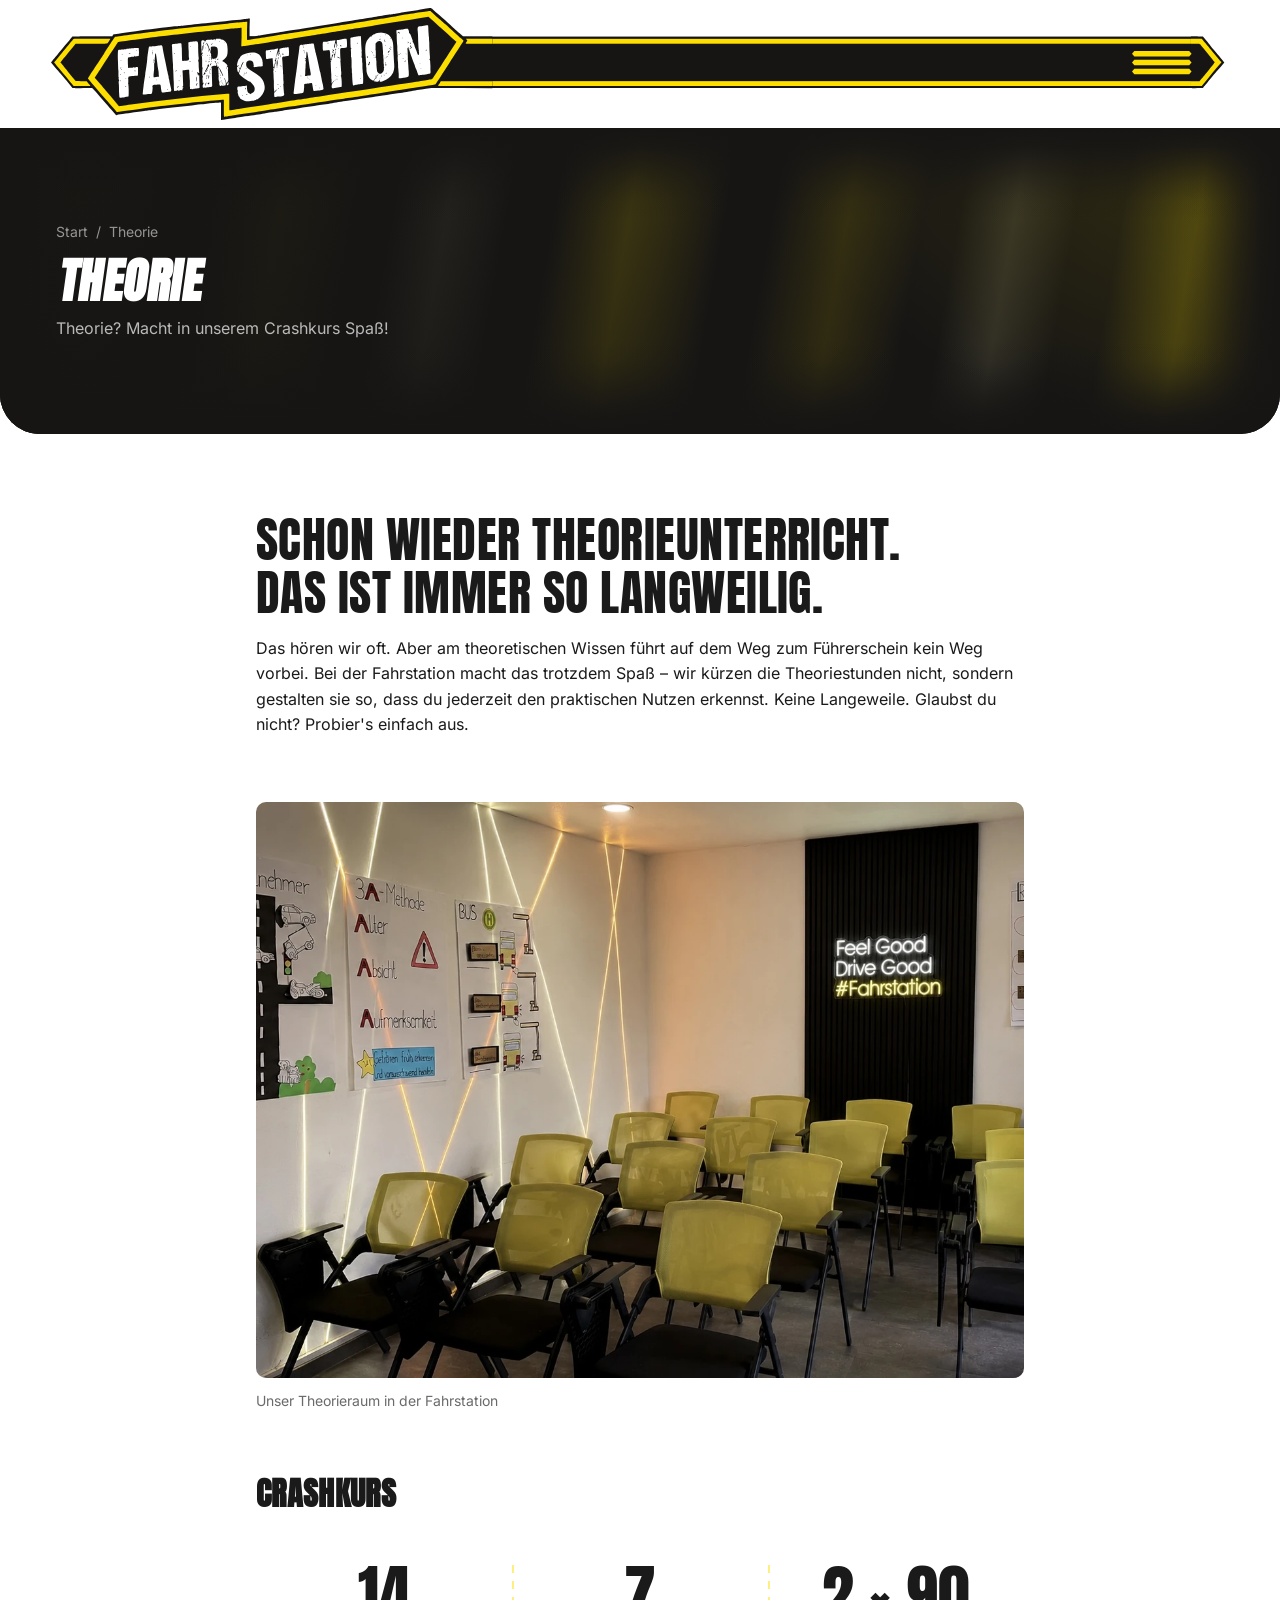
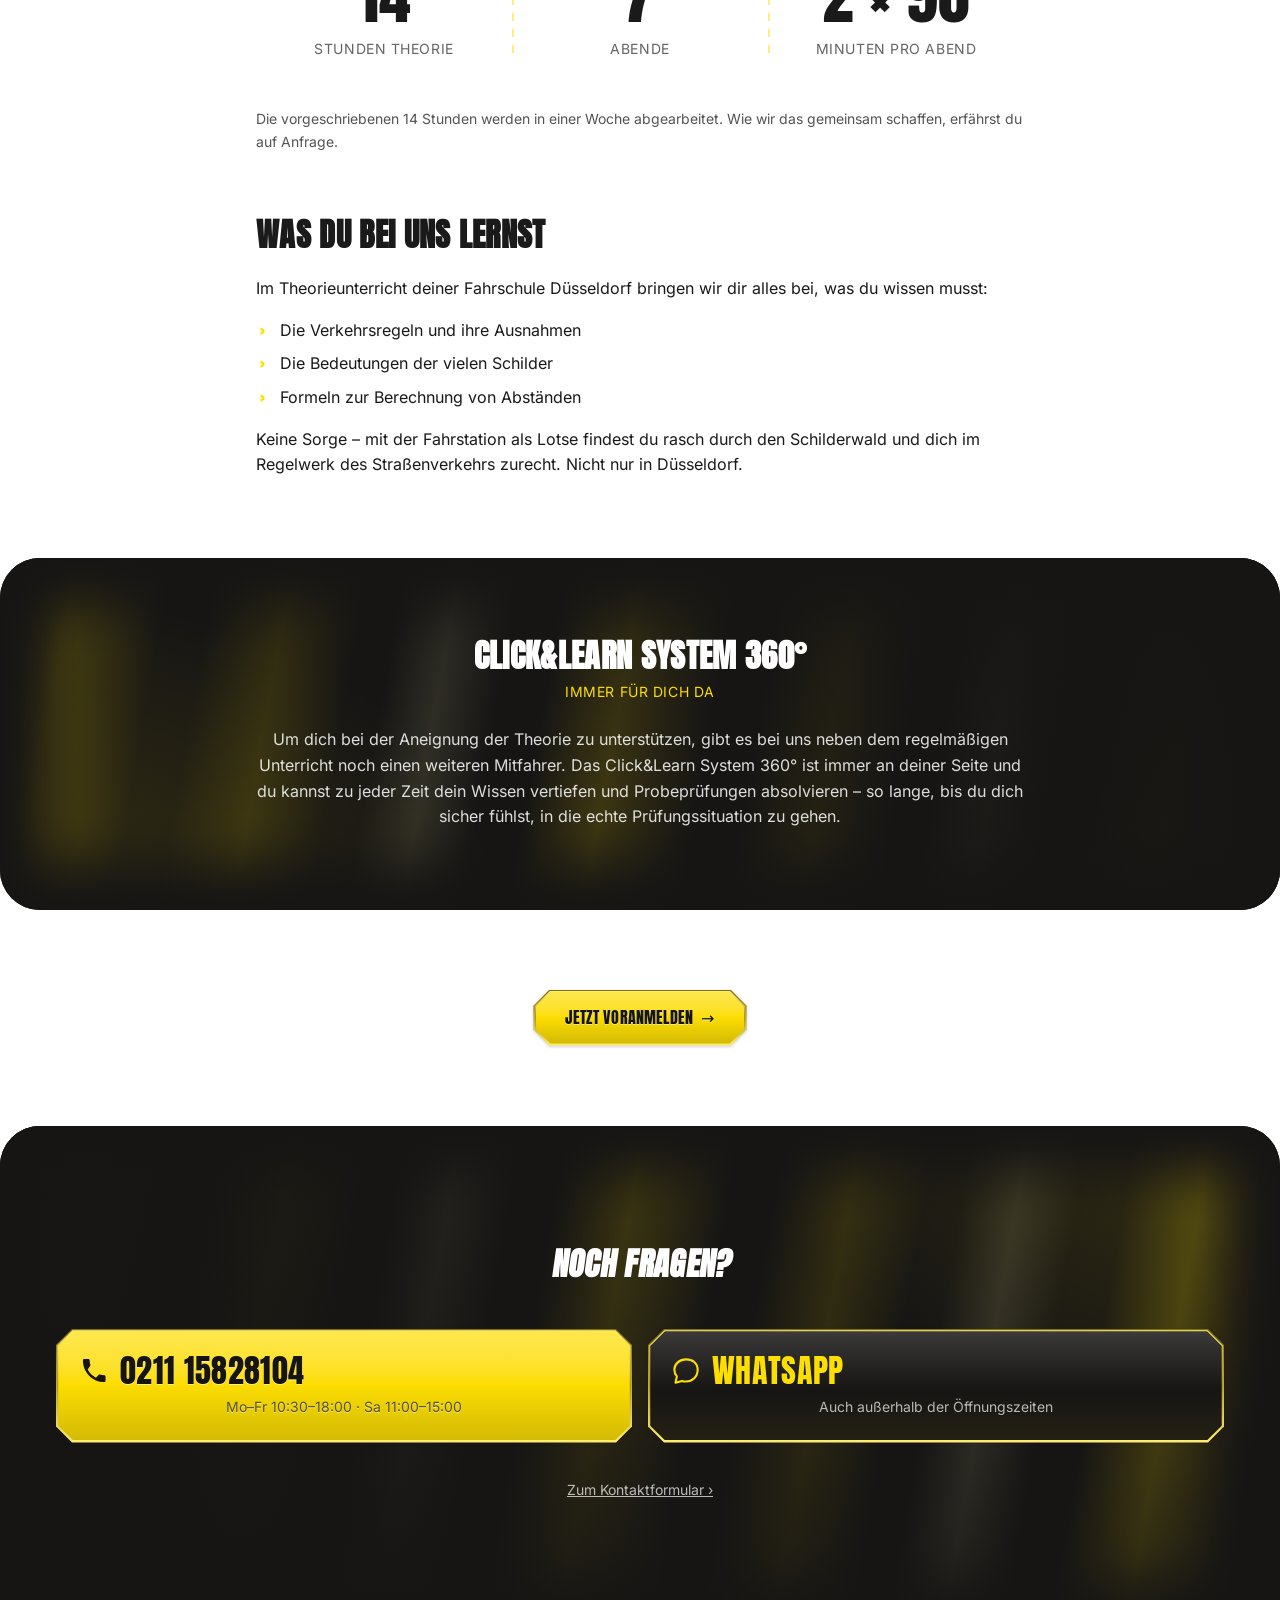
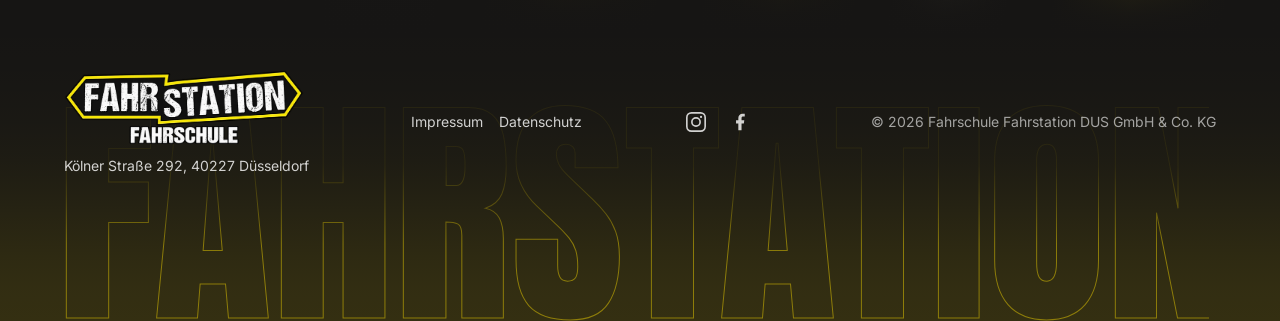
<file: theorie/index.html>
<!DOCTYPE html>
<html lang="de">
<head>
  <meta charset="UTF-8">
  <meta name="viewport" content="width=device-width, initial-scale=1">

  <title>Theorieunterricht & Crashkurs in Düsseldorf | Fahrstation</title>
  <meta name="description" content="Theorieunterricht für den Führerschein in Düsseldorf: Crashkurs mit 14 Stunden Theorie an 7 Abenden. Click&Learn System 360° inklusive. Jetzt anmelden!">
  <link rel="canonical" href="https://ayman-one.vercel.app/theorie">

  <meta property="og:type" content="website">
  <meta property="og:locale" content="de_DE">

  <link rel="icon" href="../assets/icons/favicon.ico">
  <link rel="apple-touch-icon" href="../assets/icons/apple-touch-icon.png">
  <link rel="manifest" href="../manifest.json">

  <link rel="stylesheet" href="../design-tokens.css?v=1425defe">
  <link rel="stylesheet" href="../styles.css?v=042ef628">

  <script type="application/ld+json">
  {
    "@context": "https://schema.org",
    "@type": "Course",
    "name": "Theorieunterricht",
    "description": "Theorieunterricht und Crashkurs für den Führerschein bei der Fahrstation in Düsseldorf: 14 Stunden Theorie an 7 Abenden zu je 2 × 90 Minuten, inklusive Click&Learn System 360°.",
    "provider": {
      "@type": "Organization",
      "name": "Fahrschule Fahrstation DUS GmbH & Co. KG",
      "sameAs": "https://ayman-one.vercel.app/"
    }
  }
  </script>

  <script type="application/ld+json">
  {
    "@context": "https://schema.org",
    "@type": "BreadcrumbList",
    "itemListElement": [
      { "@type": "ListItem", "position": 1, "name": "Start", "item": "https://ayman-one.vercel.app/" },
      { "@type": "ListItem", "position": 2, "name": "Theorie", "item": "https://ayman-one.vercel.app/theorie" }
    ]
  }
  </script>

  <!-- Seiten-eigene Komponenten für theorie.html: bewusst NICHT in
       styles.css, weil dieser Auftrag nur das Anlegen dieser einen Datei
       vorsieht und Vorlage/andere bestehende Dateien unangetastet bleiben
       sollen. Nutzt ausschließlich vorhandene Tokens aus design-tokens.css.
       Die Kennzahlen-Reihe (Baustein 2) nutzt bewusst die VORHANDENEN
       Klassen .trust-stats/.trust-stat/.trust-stat__value/.trust-stat__label
       aus styles.css für optische Parität mit #vertrauen auf der
       Startseite — aber ohne id="trust-stats" und ohne .trust-stat__number,
       damit initTrustStats() in script.js (das per getElementById genau
       EIN Element mit dieser id erwartet und intern hart auf genau zwei
       Zahlen indiziert: numbers[0]/numbers[1]) hier gar nicht erst
       anspringt. Details dazu in der Zusammenfassung am Ende der Aufgabe. -->
  <style>
    .theorie-hook {
      margin: 0 0 var(--space-16);
    }

    .theorie-hook__quote {
      margin: 0;
      font-family: var(--font-display);
      font-size: var(--font-size-h1);
      line-height: var(--line-height-tight);
      letter-spacing: var(--letter-spacing-display);
      text-transform: uppercase;
      color: var(--text-dark);
    }

    .theorie-hook__reply {
      margin: var(--space-4) 0 0;
      font-family: var(--font-body);
      font-size: var(--font-size-body);
      line-height: var(--line-height-base);
    }

    .theorie-heading {
      margin: 0 0 var(--space-6);
      font-family: var(--font-display);
      font-size: var(--font-size-h2);
      line-height: var(--line-height-tight);
      letter-spacing: var(--letter-spacing-display);
      text-transform: uppercase;
      color: var(--text-dark);
    }

    .theorie-crashkurs {
      margin: 0 0 var(--space-16);
    }

    .theorie-crashkurs__note {
      margin: var(--space-6) 0 0;
      font-family: var(--font-body);
      font-size: var(--font-size-small);
      line-height: var(--line-height-base);
      color: color-mix(in srgb, var(--text-dark) 75%, transparent);
    }

    .theorie-lernt {
      margin: 0;
    }

    .theorie-lernt p {
      margin: 0 0 var(--space-4);
      font-family: var(--font-body);
      font-size: var(--font-size-body);
      line-height: var(--line-height-base);
    }

    .theorie-lernt p:last-child {
      margin-bottom: 0;
    }

    /* ul erbt sonst list-style:none/padding:0 aus dem globalen Reset in
       styles.css — eigene Marker im Signage-Farbton statt Standardpunkten. */
    .theorie-list {
      margin: 0 0 var(--space-4);
      padding: 0;
    }

    .theorie-list li {
      position: relative;
      padding-left: var(--space-6);
      margin: 0 0 var(--space-2);
      font-family: var(--font-body);
      font-size: var(--font-size-body);
      line-height: var(--line-height-base);
    }

    .theorie-list li:last-child {
      margin-bottom: 0;
    }

    .theorie-list li::before {
      content: "\203A";
      position: absolute;
      left: var(--space-1);
      font-family: var(--font-display);
      color: var(--accent);
    }

    /* Baustein 4 — eigener, deutlich abgesetzter Block: volle Breite,
       eigener Hintergrund, deshalb außerhalb von .page-body (das seinerseits
       max-width: 800px hat) als eigenständige <section>, genau wie .page-cta
       am Seitenende. */
    .theorie-highlight {
      background-color: var(--primary);
      color: var(--text-light);
      padding-block: var(--space-20);
      text-align: center;
    }

    .theorie-highlight__inner {
      max-width: 800px;
      margin-inline: auto;
      padding-inline: var(--space-4);
    }

    .theorie-highlight__heading {
      margin: 0;
      font-family: var(--font-display);
      font-size: var(--font-size-h2);
      line-height: var(--line-height-tight);
      letter-spacing: var(--letter-spacing-display);
      text-transform: uppercase;
    }

    .theorie-highlight__subheading {
      margin: var(--space-2) 0 0;
      font-family: var(--font-body);
      font-size: var(--font-size-small);
      text-transform: uppercase;
      letter-spacing: var(--letter-spacing-loose);
      color: var(--accent);
    }

    .theorie-highlight__text {
      margin: var(--space-6) 0 0;
      font-family: var(--font-body);
      font-size: var(--font-size-body);
      line-height: var(--line-height-base);
      color: color-mix(in srgb, var(--text-light) 85%, transparent);
    }

    .theorie-cta {
      margin: 0;
      text-align: center;
    }

    /* Raumfoto zwischen Baustein 1 (Aufmacher) und Baustein 2 (Crashkurs-
       Kennzahlen) -- bewusst OHNE Signage-Rahmen/object-fit: contain wie
       bei den Fahrzeugfotos, das würde von der Neon-Atmosphäre ablenken.
       4:3 statt 16:9, weil das Originalfoto (1176×941) dafür nur minimal
       beschnitten werden musste (59px Höhe) und der Neon-Schriftzug sowie
       die Deckenleuchte dadurch vollständig sichtbar bleiben. */
    .theorie-photo {
      margin: 0 0 var(--space-16);
    }

    .theorie-photo__img {
      display: block;
      width: 100%;
      aspect-ratio: 4 / 3;
      object-fit: cover;
      border-radius: var(--radius-md);
    }

    .theorie-photo__caption {
      margin: var(--space-3) 0 0;
      font-family: var(--font-body);
      font-size: var(--font-size-small);
      color: color-mix(in srgb, var(--text-dark) 65%, transparent);
    }
  </style>
</head>
<body class="has-mobile-cta-bar">

<header class="site-header" id="site-header">
    <div class="site-header__inner">
      <a class="site-header__banner" href="../" aria-label="Fahrstation Düsseldorf – Startseite">
        <svg class="banner" aria-hidden="true"><rect class="banner__bar banner__bar--body"/><rect class="banner__bar banner__bar--edge-top"/><rect class="banner__bar banner__bar--edge-bottom"/><svg class="banner__cap" x="0" y="0" width="100%" height="100%" viewBox="0 0 1545 392" preserveAspectRatio="xMinYMid meet"><path fill="#161514" d="M595,361L595,331L589,331C586,332 581,332 577,332C566,333 548,335 533,337C525,337 507,339 493,341C450,345 399,351 367,355C350,357 333,359 330,360C326,361 316,362 307,363C291,365 251,371 236,373L228,375L219,365C205,349 197,340 164,302C155,291 146,282 145,281C143,280 136,280 114,280C99,281 84,281 81,280L75,280L54,254C42,240 25,220 16,210L0,191L2,188C3,187 7,181 12,176C16,171 26,159 35,148C44,138 53,126 57,122C61,118 66,111 69,107L75,100L145,100L214,100L216,96C218,93 219,92 221,92C223,91 260,86 297,81C335,76 404,67 432,64C439,64 447,63 448,63C453,62 506,56 610,46C623,44 647,42 662,41C676,39 690,38 692,37L696,37L695,68L695,99L703,99C708,99 717,98 724,97C730,96 747,93 760,91C774,89 794,86 804,84C822,81 855,76 899,69C929,64 990,55 1021,49C1037,47 1056,44 1064,42C1073,41 1088,39 1099,37C1110,35 1134,31 1152,28C1170,25 1190,22 1195,22C1200,21 1217,18 1233,15C1263,11 1303,4 1320,1C1332,-0 1329,-2 1348,16C1356,22 1375,39 1392,54C1408,69 1426,85 1432,90L1443,100L1494,100L1545,100L1545,190L1545,281L1439,280L1332,280L1312,283C1302,285 1278,288 1260,291C1242,294 1216,298 1202,300C1187,302 1164,306 1150,308C1135,310 1111,314 1096,316C1082,318 1058,322 1044,324C1029,326 1002,330 984,333C966,336 942,339 930,341C920,343 897,346 881,348C865,351 839,355 823,357C807,360 788,363 780,364C772,365 757,367 747,369C729,372 712,375 679,379C670,381 648,384 631,387C614,390 599,392 597,392L595,392L595,361Z"/><path fill="#FDDE01" d="M605,351C605,335 605,321 605,321C603,319 452,335 386,343C329,350 320,352 278,358C257,361 237,363 235,364L230,364L223,355C219,350 202,331 186,313C140,260 129,247 129,246C129,246 134,239 139,230C149,216 166,189 186,159C195,145 223,102 224,101C224,100 314,88 372,81C441,73 509,65 607,56C632,53 659,50 667,50C675,49 683,48 684,48L687,48L686,80C686,107 686,112 687,112C689,112 713,108 778,98C802,94 833,89 848,87C873,83 948,71 985,65C1005,62 1074,51 1154,38C1181,34 1207,29 1212,28C1261,20 1327,10 1329,11C1330,12 1341,22 1353,33C1366,44 1379,56 1382,58C1385,61 1397,72 1408,82C1418,91 1431,103 1436,107C1440,111 1444,115 1444,115C1444,116 1438,125 1431,136C1424,147 1408,171 1396,190C1383,210 1367,235 1360,246C1352,257 1346,267 1346,267C1345,268 1323,271 1150,298C1060,312 1037,315 996,321C953,328 880,339 838,345C818,348 783,354 760,357C737,361 692,368 662,372C631,377 606,381 606,381C605,381 605,368 605,351ZM677,350C705,346 746,340 769,336C792,333 826,327 846,324C866,321 884,319 888,318C891,317 917,313 946,309C1290,257 1333,251 1335,248C1337,246 1349,227 1372,191C1389,166 1405,140 1413,128C1416,123 1419,119 1419,118C1419,118 1394,96 1370,74C1367,72 1360,65 1354,60C1349,55 1339,47 1333,41L1321,31L1299,34C1242,44 1200,50 1156,57C1130,62 1092,68 1071,71C1050,74 1029,78 1024,78C1009,81 927,94 908,97C871,103 858,105 808,113C744,123 673,134 670,134L666,134L667,102C667,84 667,69 667,69C666,69 651,71 633,72C614,74 593,77 584,77C544,81 429,94 385,99C343,104 235,119 235,119C233,121 178,206 165,226L153,244L174,268C194,292 238,343 238,344C238,344 257,341 280,338C385,323 497,310 616,300L624,300L624,329C624,353 624,358 625,358C626,358 649,355 677,350ZM76,269C74,266 59,248 42,228C25,208 11,191 11,191C11,190 76,111 78,109C79,108 96,108 144,108L208,108L203,116C198,123 197,124 194,124C192,125 167,125 138,125L86,125L75,139C28,196 33,190 34,192C35,193 47,207 60,224C74,241 86,255 86,255C86,256 95,256 105,256L125,256L131,264C135,268 138,272 138,272C138,273 125,273 109,273L79,273L76,269ZM1354,272C1354,272 1357,268 1360,264L1364,256L1455,256L1545,256L1545,264L1545,273L1449,273C1397,273 1354,273 1354,272ZM1451,124C1451,124 1452,121 1454,119C1458,113 1458,113 1454,110L1452,108L1498,108L1545,108L1545,116L1545,125L1498,125C1472,125 1451,125 1451,124Z"/><path fill="#FFFFFF" d="M683,326C673,324 660,317 660,312C660,312 660,311 659,311C657,311 655,305 655,302C655,300 655,299 654,299C653,298 653,291 654,291C655,291 655,291 654,290C653,289 652,287 652,283C652,276 653,274 658,275C659,275 660,275 661,275C666,273 677,272 678,273C679,274 679,274 680,273C681,271 684,270 685,272C686,272 686,277 686,282C687,294 690,299 695,299C696,299 697,300 698,301C699,302 699,302 699,301C699,300 700,299 701,299C705,299 710,294 712,290C715,282 712,272 704,265C701,261 698,259 698,258C699,257 698,257 698,258C693,259 658,234 658,229C658,228 660,222 662,216C665,210 667,204 668,202C669,200 670,197 671,196C672,194 673,192 674,190L674,188L671,191C670,192 668,196 667,198C666,200 665,204 664,207C662,211 662,211 660,210C656,207 656,209 659,211L661,214L658,221L655,227L654,224C652,219 650,206 652,206C654,206 657,202 656,200C655,199 655,199 653,202L651,204L651,202C651,194 657,176 660,176C661,176 661,175 661,175C661,172 666,167 671,164C682,157 698,154 712,156C721,158 728,161 732,167C736,172 740,181 740,184C739,185 740,186 740,187C741,187 741,190 741,193C741,196 741,199 741,200C742,203 741,204 728,205C710,208 710,208 709,205C709,204 709,202 710,202C711,201 711,201 710,201C709,201 709,200 709,198C709,187 702,182 693,184C686,186 683,190 683,197C683,208 687,211 719,231C739,245 746,255 748,276C749,287 744,299 735,309C730,315 722,320 721,320C720,319 719,320 719,320C718,321 716,322 713,323C711,324 707,325 705,325C699,327 690,327 683,326ZM240,313C239,312 239,305 238,291C238,280 238,267 237,263C237,258 237,255 238,255C239,254 239,253 238,252C237,250 236,245 237,243C238,243 238,242 237,242C236,242 236,239 236,234C236,229 236,223 236,219C235,215 235,198 234,180C234,145 234,146 240,146C242,146 244,146 245,146C245,145 249,145 254,145C258,144 262,144 263,144C264,143 268,143 271,143C275,142 278,142 279,142C280,141 296,140 302,140L307,140L308,154C308,162 307,168 307,168C307,168 306,168 304,168C303,169 301,169 298,169C295,170 294,170 294,168C294,167 294,167 292,169C291,171 290,171 286,171C284,171 282,171 281,171C281,172 279,172 277,172C269,172 269,173 269,186C269,197 270,208 270,209C270,210 271,210 273,210C274,209 279,209 282,209C286,208 290,208 291,207C292,207 293,207 293,209C294,210 294,210 294,209C294,207 303,205 304,207C305,208 305,234 304,236C303,237 301,237 298,237C296,237 293,237 292,237C292,238 288,238 284,238C275,239 270,240 271,242C271,243 271,244 270,245C269,245 269,246 270,246C271,247 271,264 270,264C269,264 269,264 270,265C272,266 273,308 271,310C270,310 264,311 258,312C251,313 245,313 243,314C242,314 241,313 240,313ZM782,311C782,310 781,306 781,303C781,297 781,296 785,293C788,289 793,284 792,284C791,284 789,286 786,289L781,294L781,292C781,290 781,287 781,286C780,284 780,270 780,255C779,240 779,226 778,223C778,221 778,219 779,219C780,219 779,214 778,213C777,211 777,209 778,209C779,209 779,210 779,210C779,211 780,212 780,212C781,212 782,211 782,210C782,205 785,194 787,192C788,191 788,190 787,190C785,190 783,194 782,200C780,208 779,209 778,204C778,202 777,199 777,196C777,190 776,177 775,176C774,175 774,175 773,176C772,176 769,177 766,177C763,177 761,178 760,178C759,179 754,179 753,178C753,177 752,171 752,163C751,150 752,147 755,148C756,149 757,149 757,148C758,147 766,146 776,145C778,145 780,145 781,145C784,144 794,142 795,142C795,143 792,156 791,157C791,158 791,159 790,160C790,162 790,164 790,166C789,169 789,170 790,170C790,170 791,169 791,168C791,167 791,165 792,164C793,162 793,159 794,156C795,153 795,152 796,153C797,155 797,165 796,166C795,166 795,167 796,167C797,169 798,167 798,164C798,162 799,161 800,161C800,161 801,161 801,160C801,159 801,159 800,159C800,159 799,158 799,156C799,154 799,153 799,153C800,153 800,151 799,149C799,146 800,144 800,143C802,141 822,137 824,138C824,139 825,139 825,138C826,137 831,137 832,138C832,139 833,146 833,153C833,169 833,168 826,168C823,168 821,169 820,169C820,170 818,170 817,170C810,170 809,171 809,178C810,183 811,202 812,220C812,225 812,229 812,230C813,230 813,235 813,240C813,245 813,253 814,258C814,265 814,267 813,267C812,267 812,267 813,268C813,269 814,275 814,282C815,289 815,297 816,299C817,307 815,308 799,310C797,310 792,310 790,311C784,312 783,312 782,311ZM671,307C671,306 670,306 669,306C669,306 668,306 668,307C669,308 670,308 670,308C671,308 671,308 671,307ZM687,304C688,303 685,300 684,301C684,302 685,305 686,305C686,305 687,305 687,304ZM321,302C321,301 322,288 324,273C326,258 328,243 329,240C329,237 330,232 330,228C332,218 332,217 336,188C336,187 337,180 337,174C343,133 342,135 346,135C348,135 349,135 350,135C350,133 352,134 352,135C352,136 352,137 353,137C353,138 354,137 353,136C353,135 353,134 355,134C356,134 357,134 358,134C372,132 386,130 387,130C388,131 389,133 390,135C391,143 396,168 400,186C402,197 405,209 405,212C406,216 407,222 408,224C408,226 409,231 410,234C411,237 412,242 412,246C413,249 415,255 415,260C419,277 419,276 421,286C421,291 419,293 415,293C413,293 406,294 400,295C391,296 389,296 388,295C387,294 385,284 384,272C383,267 382,267 373,268C369,269 365,269 365,269C365,268 363,269 361,269C357,270 354,273 355,276C356,277 356,282 355,288C354,300 353,301 347,301C345,301 340,301 336,302C327,303 321,303 321,302ZM849,299C849,298 850,291 851,282C852,274 854,258 855,248C857,236 858,225 859,221C860,215 863,191 863,186C864,181 866,163 867,158C868,154 868,147 869,142C870,131 871,130 877,129C881,129 881,130 882,132C883,134 883,136 883,136C882,136 883,137 883,138C885,142 885,140 883,134C882,128 881,128 888,128C891,127 897,126 902,126C906,125 912,124 914,124L919,124L921,130C921,134 923,141 924,146C925,151 926,157 927,158C927,159 928,163 929,167C931,175 937,201 939,212C940,217 941,222 942,224C943,226 944,232 945,238C947,247 948,254 951,266C952,268 952,271 952,272C953,274 953,277 953,278C955,283 953,286 950,286C948,287 941,288 934,289C923,291 921,291 919,290C918,289 917,281 915,270C914,262 913,261 907,263C904,263 900,264 899,264C897,264 893,265 891,265L886,267L886,277C884,298 885,297 874,298C870,299 865,299 864,300C854,301 849,301 849,299ZM431,290C431,289 430,283 430,277C430,271 430,258 429,250C429,241 428,227 428,220C427,213 427,203 427,198C426,187 425,168 424,150C424,142 424,134 423,132C423,127 424,126 432,126C435,125 439,125 440,125C451,123 456,123 456,124C457,125 457,133 458,143C458,160 459,184 459,185C461,186 479,184 481,183C483,181 484,176 483,174C482,174 482,164 482,152C481,140 481,130 481,130C481,130 481,128 481,125C480,120 481,119 493,118C515,115 514,115 515,129C515,148 516,169 517,174C517,177 517,180 516,181C515,183 515,186 516,187C517,187 517,196 517,206C518,215 518,224 519,225C520,228 518,229 515,226C512,224 510,225 513,229C514,230 514,230 512,231C510,231 510,231 512,232C515,232 516,233 516,235C516,237 516,237 518,236C519,235 519,236 519,242C519,251 520,269 520,275C521,281 520,281 506,282C503,283 498,283 494,284C490,284 487,284 487,283C487,283 487,279 486,275C486,271 486,261 486,254C485,246 485,234 484,228C484,222 484,216 483,216C482,215 466,217 463,218C460,218 460,220 461,228C461,233 462,245 462,256C463,274 463,275 461,275C460,275 459,276 459,276C459,277 460,278 461,277C464,277 464,279 461,282C460,284 459,285 460,286C462,287 459,288 456,288C455,287 453,287 453,288C450,290 443,290 443,288C443,287 443,287 442,288C441,290 440,290 439,290C438,289 437,290 436,290C436,291 432,291 431,290ZM409,286C409,285 408,285 408,285C407,285 406,285 406,286C406,287 407,287 408,287C408,287 409,287 409,286ZM681,281C681,279 679,278 679,280C679,283 680,286 681,285C682,284 682,282 681,281ZM798,282C799,280 797,280 796,281C795,282 795,283 796,283C796,283 797,283 798,282ZM941,280C941,279 941,279 940,279C939,279 939,279 939,280C939,281 939,281 940,281C941,281 941,281 941,280ZM983,279C981,276 983,265 985,263C988,260 993,253 993,253C992,253 990,255 987,258L982,264L982,258C982,256 982,252 982,250C981,249 981,241 981,232C980,216 979,196 979,191C978,189 979,188 980,188C981,188 981,187 980,186C979,185 978,183 978,182L978,180L980,182C982,184 982,184 982,182C982,179 985,169 987,166C988,162 988,161 985,164C983,165 982,166 983,166C983,167 984,168 983,169C983,170 982,172 982,175C981,177 981,179 980,179C979,179 977,171 977,166C978,155 975,145 973,147C972,147 969,148 965,148C962,149 958,149 957,149C952,151 951,149 951,134C951,119 951,118 957,118C958,118 964,118 969,117C974,116 979,115 980,115C980,116 981,115 982,115C983,114 988,113 990,114C990,115 991,115 991,114C993,112 996,113 996,115C995,115 995,118 994,120C994,123 993,125 993,126C992,128 991,131 991,138C990,143 993,140 994,134C994,130 995,126 996,124L997,122L998,126C998,128 999,130 999,130C1000,130 1001,123 1000,116C1000,112 1000,112 1003,112C1007,111 1015,110 1018,109C1020,109 1023,109 1027,108C1031,107 1034,107 1034,108C1035,109 1036,115 1036,123C1036,137 1036,137 1034,138C1031,139 1019,140 1017,140C1014,140 1012,143 1012,146C1012,156 1013,181 1014,182C1014,183 1014,184 1013,184C1012,185 1012,186 1013,186C1013,187 1014,193 1014,201C1015,209 1015,220 1016,225C1016,232 1016,236 1015,236C1014,238 1014,238 1015,239C1017,240 1019,274 1017,276C1016,277 991,281 986,281C985,281 984,280 983,279ZM444,277C444,277 445,276 446,275C447,275 448,273 446,273C445,273 442,276 442,278C442,278 442,279 443,279C444,279 444,278 444,277ZM532,278C530,277 531,268 533,265C535,262 535,260 533,262C531,263 531,263 531,258C531,256 531,251 530,249C530,246 531,243 531,242C532,240 532,240 531,239C529,238 529,211 531,210C531,209 532,208 531,208C531,207 530,208 529,209C528,210 528,210 529,208C529,207 529,204 529,202C529,201 529,193 529,184C529,176 528,169 528,169C526,169 527,165 529,162C532,157 532,153 529,157L527,159L527,154C527,151 527,147 527,144C526,142 526,135 526,128C526,116 526,116 528,114C531,113 534,113 535,114C535,115 536,116 536,116C537,116 537,115 537,115C536,114 537,113 537,113C538,113 538,114 538,115C537,117 538,118 540,117C541,116 542,115 542,114C541,112 546,111 552,111C555,111 557,111 558,111C559,110 565,110 565,111C565,112 566,112 567,111C568,110 570,109 572,109C575,109 575,109 574,111C573,112 573,113 574,113C575,113 576,112 576,110C577,108 578,108 585,108C591,108 593,108 594,109C594,110 595,111 596,110C602,109 611,116 615,124C619,135 620,160 615,169C613,173 607,180 603,182C599,185 599,187 604,188C608,190 612,193 616,199L618,203L616,205C613,208 613,210 616,207C618,206 618,206 619,207C620,209 620,215 619,215C618,215 618,215 619,216C619,217 620,225 620,236C621,254 621,254 618,258C617,260 616,262 616,262C616,265 614,262 612,256C609,248 607,244 606,244C606,244 607,248 609,253C613,263 614,267 612,267C611,267 611,268 611,269C612,271 609,272 602,272C598,272 598,272 599,270C600,269 600,269 599,269C598,269 597,270 597,271C596,272 595,273 594,273C590,273 589,270 589,262C589,258 588,255 588,255C587,254 586,241 587,240C588,240 588,239 587,239C587,238 586,231 586,223L585,209L587,211C590,214 592,217 592,220C592,220 593,223 594,224C597,228 600,234 600,236C600,236 601,237 602,237C603,237 604,238 597,224C594,217 591,212 590,212C588,212 586,208 587,206C588,205 588,205 587,205C586,205 585,205 585,206C585,208 584,207 582,204C580,202 580,202 581,200C582,199 579,192 577,193C577,194 578,195 579,196C580,198 580,198 579,199C578,200 578,201 578,202C578,203 577,203 575,202C570,202 562,204 562,206C562,207 561,208 561,209C560,210 560,210 561,209C563,209 563,210 563,223C563,237 564,257 564,268C565,276 564,277 552,277C546,277 542,278 542,278C542,280 537,279 537,278C536,277 536,277 536,278C536,279 533,279 532,278ZM263,274C263,274 262,273 261,273C259,273 259,273 260,274C261,275 262,276 262,276C263,276 263,275 263,274ZM805,274C805,273 805,273 804,273C803,273 803,273 803,274C803,275 803,275 804,275C805,275 805,275 805,274ZM544,262L544,260L542,263C540,265 539,267 540,267C541,268 541,270 541,271C541,274 541,274 542,270C542,268 543,264 544,262ZM511,269C511,268 512,266 512,265C513,264 513,264 512,263C511,262 510,263 510,265C509,267 508,269 508,270C507,270 507,271 508,271C509,273 510,271 511,269ZM928,271C928,270 927,270 927,270C926,270 926,270 926,271C927,272 928,272 928,272C929,272 929,272 928,271ZM1057,270C1056,268 1055,259 1054,240C1054,233 1054,227 1053,227C1053,226 1053,223 1053,220C1053,216 1053,211 1052,207C1052,203 1052,194 1052,186C1052,178 1051,172 1051,172C1050,172 1050,170 1050,168C1050,165 1050,159 1050,154C1049,145 1049,144 1051,142C1052,140 1052,140 1051,140C1049,141 1049,142 1048,124C1048,121 1048,115 1048,112C1047,105 1048,103 1054,103C1057,102 1062,102 1065,101C1068,100 1072,100 1074,99C1076,99 1079,99 1080,99C1085,97 1085,96 1086,130C1087,140 1087,149 1088,150C1088,151 1088,153 1087,153C1086,154 1086,155 1087,155C1088,156 1088,171 1087,171C1086,171 1086,171 1086,172C1086,173 1087,173 1088,173C1089,173 1089,175 1089,181C1089,185 1089,191 1090,193C1090,195 1090,203 1090,210C1091,218 1091,226 1092,230C1093,246 1093,263 1092,264C1091,266 1088,266 1084,266C1080,267 1077,267 1076,267C1075,268 1072,268 1068,269C1065,270 1062,270 1060,271C1059,271 1058,270 1057,270ZM615,269C615,268 616,266 618,263L621,258L621,262C622,268 621,270 618,270C617,270 616,270 615,269ZM601,264C599,261 597,260 597,260C597,261 604,269 605,268C605,268 604,266 601,264ZM796,268C796,267 795,266 794,266C794,266 793,267 793,268C793,268 794,269 794,269C795,269 796,268 796,268ZM553,265C556,262 555,261 552,262C549,262 548,263 549,266C550,268 552,267 553,265ZM611,263C611,262 610,261 609,262C608,262 609,264 610,264C611,264 611,264 611,263ZM591,259C590,258 590,258 590,259C590,260 591,261 592,260C592,260 592,259 591,259ZM596,257C596,256 596,256 595,256C594,256 594,256 594,257C594,258 594,258 595,258C596,258 596,258 596,257ZM1136,257C1134,257 1132,256 1131,256C1130,255 1135,246 1137,246C1139,246 1139,245 1139,244C1138,243 1139,241 1142,238C1144,235 1146,233 1146,232C1145,232 1139,239 1134,247L1128,255L1123,252C1112,245 1104,230 1104,216C1104,213 1104,210 1104,209C1103,208 1103,202 1103,195C1102,188 1102,176 1101,168C1098,130 1101,118 1113,105C1118,99 1119,99 1121,100C1122,101 1122,101 1122,99C1121,98 1128,92 1131,92C1132,92 1133,91 1134,91C1136,89 1140,88 1148,87C1150,87 1153,87 1154,86C1159,86 1171,89 1178,92C1190,99 1198,115 1198,134C1198,142 1200,178 1201,194C1203,215 1199,228 1187,241C1179,249 1170,254 1159,257C1150,259 1150,259 1151,254L1151,250L1149,254C1147,258 1145,259 1136,257ZM244,255C244,254 243,254 242,254C241,254 241,255 242,256C242,257 244,256 244,255ZM511,250C511,246 511,243 511,243C510,243 510,242 510,241C509,240 509,242 509,247C509,255 510,258 511,257C511,256 511,253 511,250ZM449,254C449,254 448,253 447,253C446,253 446,253 447,254C448,255 449,256 449,256C450,256 450,255 449,254ZM597,252C596,251 595,253 596,254C596,255 596,255 597,254C597,253 597,253 597,252ZM370,252C370,251 369,250 369,250C368,250 368,251 369,252C369,252 370,253 370,253C371,253 371,252 370,252ZM998,252C998,251 998,251 997,251C996,251 996,251 996,252C996,253 996,253 997,253C998,253 998,253 998,252ZM905,250C904,249 904,249 904,250C904,251 905,252 906,251C906,251 906,250 905,250ZM1002,249C1002,248 1002,248 1001,248C1000,248 1000,248 1000,249C1000,250 1000,250 1001,250C1002,250 1002,250 1002,249ZM263,247C263,246 263,246 262,246C261,246 261,246 261,247C261,248 261,248 262,248C263,248 263,248 263,247ZM546,245C546,244 546,243 545,243C544,243 543,246 544,247C544,249 546,247 546,245ZM900,246C899,245 899,245 899,246C899,247 900,248 901,247C901,247 901,246 900,246ZM1084,247C1084,246 1084,246 1083,246C1082,246 1082,246 1082,247C1082,248 1082,248 1083,248C1084,248 1084,248 1084,247ZM553,244C554,238 554,235 553,235C552,235 551,236 551,242C550,248 551,249 553,244ZM1152,246C1153,245 1153,244 1152,244C1152,244 1151,245 1151,246C1150,246 1150,247 1150,247C1151,247 1151,246 1152,246ZM595,244C595,244 595,243 594,243C593,243 592,245 593,245C594,246 595,246 595,244ZM1217,245C1217,244 1217,243 1217,242C1217,242 1217,236 1217,229C1216,222 1216,213 1215,209C1215,205 1215,194 1214,186C1213,174 1213,169 1214,168C1215,167 1215,167 1214,167C1213,167 1213,165 1213,162C1213,160 1213,153 1212,148C1212,144 1212,137 1212,134C1210,112 1210,102 1210,93C1209,87 1209,82 1209,81C1207,80 1210,77 1212,77C1213,78 1215,77 1216,77C1216,76 1220,76 1224,76C1228,75 1231,75 1232,75C1234,73 1248,72 1249,73C1251,75 1254,84 1253,86C1253,86 1253,87 1254,88C1255,88 1257,90 1258,93C1259,95 1261,101 1263,106C1267,116 1267,118 1266,118C1265,117 1265,117 1265,118C1265,118 1266,119 1267,120C1269,121 1273,132 1273,134C1272,134 1272,135 1273,135C1273,136 1276,142 1279,150C1284,165 1284,166 1287,164C1288,163 1288,161 1288,156C1287,152 1287,150 1288,150C1289,150 1289,150 1288,149C1287,148 1286,135 1285,114C1285,97 1284,82 1283,76C1283,67 1285,64 1290,64C1295,64 1297,63 1305,62C1318,60 1319,60 1320,61C1320,62 1321,70 1321,81C1322,91 1322,100 1323,102C1323,103 1323,111 1324,120C1324,141 1325,153 1326,167C1327,177 1326,179 1325,180C1324,182 1324,182 1325,182C1327,182 1327,183 1328,202C1328,207 1328,214 1328,218C1329,229 1329,230 1319,231C1316,232 1307,233 1300,234C1290,236 1287,236 1286,235C1285,233 1280,221 1280,219C1280,218 1280,217 1279,217C1279,216 1278,214 1277,212C1276,210 1274,205 1273,200C1271,195 1269,190 1268,188C1267,185 1264,176 1260,166C1257,156 1254,148 1254,147C1254,146 1254,145 1253,145C1251,145 1251,141 1253,139C1254,138 1254,138 1252,138C1247,139 1247,140 1248,149C1249,169 1249,178 1249,179C1248,179 1248,180 1249,180C1249,180 1250,186 1250,194C1251,201 1251,213 1252,220C1253,240 1253,242 1245,242C1242,243 1240,243 1239,243C1238,244 1236,244 1234,244C1231,245 1227,245 1224,246C1219,246 1218,246 1217,245ZM346,242C346,241 346,241 345,241C344,241 344,241 344,242C344,243 344,243 345,243C346,243 346,243 346,242ZM899,242C899,241 899,240 898,240C898,240 898,241 898,242C898,242 898,243 899,243C900,243 900,242 899,242ZM373,241L378,241L377,234C377,227 377,226 376,220C375,215 374,208 373,203C373,201 372,193 371,186C370,179 369,169 368,166C368,161 367,159 366,159C366,159 365,159 365,160C365,160 364,165 364,170C363,176 363,183 363,186C363,189 363,192 362,192C362,192 361,195 361,199C361,202 361,209 361,214C360,219 360,227 359,232L359,242L363,242C366,242 370,242 373,241ZM547,238C547,235 547,233 546,234C545,235 544,241 545,241C545,241 546,240 547,238ZM1002,239C1002,238 1002,238 1001,238C1000,238 1000,238 1000,239C1000,240 1000,240 1001,240C1002,240 1002,240 1002,239ZM1138,238C1140,235 1139,235 1136,238C1135,239 1134,240 1135,240C1135,240 1137,239 1138,238ZM1158,237C1158,236 1157,236 1157,237C1156,237 1156,238 1156,239C1157,240 1158,240 1158,239C1159,239 1159,238 1158,237ZM455,238C455,238 455,237 454,236C453,236 453,237 453,237C453,238 453,239 454,239C455,239 455,239 455,238ZM876,238C876,237 875,236 874,237C873,237 874,239 875,239C876,239 876,239 876,238ZM997,237C997,236 997,236 996,236C995,236 995,237 995,238C995,238 995,239 996,238C997,238 997,237 997,237ZM900,236C905,236 909,235 909,235C909,235 909,232 909,228C907,217 907,217 907,215C906,214 905,207 904,200C904,197 899,166 897,156C897,151 894,152 894,158C894,161 894,166 893,171L893,178L891,176C890,175 889,174 888,174C888,175 891,180 892,180C893,180 893,181 893,182C893,183 892,183 890,182C890,181 889,181 889,182C888,182 889,184 890,184C892,186 892,186 892,192C891,196 891,203 891,208C890,213 890,222 890,228C889,235 889,238 890,238C891,238 895,237 900,236ZM540,230C541,226 541,226 539,227C538,227 538,227 538,226C539,226 539,225 538,225C537,224 537,225 536,227C536,229 535,230 535,231C534,231 534,232 534,234C534,236 534,236 536,234C537,233 539,231 540,230ZM594,235C594,234 594,234 593,234C592,234 592,234 592,235C592,236 592,236 593,236C594,236 594,236 594,235ZM677,233C676,233 674,234 674,235C674,236 675,236 676,235C676,234 677,234 677,233ZM1167,235C1168,234 1166,233 1165,234C1164,234 1165,236 1166,236C1166,236 1167,236 1167,235ZM244,232C244,232 243,231 243,231C241,232 241,234 242,234C243,234 244,233 244,232ZM557,228C556,227 556,224 556,221C557,218 557,217 556,219C554,224 556,233 558,231C558,230 558,229 557,228ZM589,228C589,227 589,227 588,228C587,228 587,229 587,229C587,230 587,230 588,230C589,229 589,228 589,228ZM684,228C685,228 685,227 685,226C684,226 681,227 681,229C681,230 682,230 684,228ZM1156,229C1162,226 1167,217 1165,213C1165,212 1165,210 1166,209C1167,208 1167,208 1166,208C1165,208 1165,206 1165,203C1165,201 1165,198 1165,197C1164,196 1164,189 1164,181C1163,173 1163,166 1163,165C1162,164 1162,158 1162,151C1160,126 1160,124 1158,121C1154,114 1146,114 1140,120L1136,124L1136,133C1136,138 1136,142 1136,143C1135,144 1135,145 1136,145C1137,146 1138,172 1136,172C1136,172 1135,172 1135,173C1135,174 1136,174 1136,174C1138,174 1138,175 1138,178C1138,181 1138,184 1139,186C1139,187 1139,193 1139,199C1141,222 1141,223 1145,227C1148,230 1151,231 1156,229ZM1174,228C1174,226 1172,227 1172,229C1171,230 1171,230 1172,230C1173,230 1174,229 1174,228ZM678,228C678,227 678,227 677,227C676,227 676,227 676,228C676,229 676,229 677,229C678,229 678,229 678,228ZM258,227C258,226 257,226 256,226C256,226 255,226 255,227C255,228 256,228 256,228C257,228 258,228 258,227ZM544,222C542,219 543,217 546,219C547,220 547,220 548,218C548,217 548,216 547,216C545,216 546,214 548,212C549,211 550,209 549,209C549,208 550,206 552,205C554,203 554,202 553,201C553,200 552,199 552,198C552,196 551,196 549,199C548,201 547,202 548,203C549,203 548,206 545,210C544,212 543,214 543,214C543,215 542,216 541,218C539,220 539,220 540,222C543,225 546,225 544,222ZM787,223C787,222 787,222 786,222C785,222 785,222 785,223C785,224 785,224 786,224C787,224 787,224 787,223ZM440,218C440,216 439,217 437,219C435,222 436,224 438,221C439,220 440,218 440,218ZM295,221C296,221 295,219 294,218C293,217 293,217 293,219C293,222 294,223 295,221ZM495,220C495,219 495,219 494,220C493,220 493,221 493,221C493,222 493,222 494,222C495,221 495,220 495,220ZM248,216C248,215 247,215 246,215C246,215 245,215 245,216C245,217 246,217 246,217C247,217 248,217 248,216ZM558,214C558,214 558,213 557,213C556,213 556,214 556,214C556,215 556,216 557,216C558,216 558,215 558,214ZM615,212C615,212 615,211 614,210C613,210 613,211 613,211C613,212 613,213 614,213C615,213 615,213 615,212ZM684,210C684,210 684,209 683,210C682,210 682,211 682,212C682,212 682,213 683,212C684,212 684,211 684,210ZM1296,210C1296,209 1294,210 1294,212C1294,213 1294,213 1295,212C1296,211 1297,210 1296,210ZM245,210C247,207 245,206 244,209C243,210 242,211 242,211C242,213 244,212 245,210ZM999,209C999,208 999,208 998,208C997,209 997,210 997,210C997,211 997,211 998,210C999,210 999,209 999,209ZM792,207C792,206 792,206 791,206C790,206 790,206 790,207C790,208 790,208 791,208C792,208 792,208 792,207ZM805,203C802,200 799,199 801,201C801,202 807,206 808,206C808,206 807,205 805,203ZM792,202C794,191 795,180 795,180C794,180 794,182 793,184C792,189 791,194 791,192C791,191 791,190 790,190C789,190 789,191 790,194C790,196 790,199 790,201C790,206 792,206 792,202ZM584,202C584,201 583,201 583,202C582,202 581,203 582,203C582,204 584,203 584,202ZM1173,197C1171,195 1170,196 1171,200C1171,203 1171,203 1173,201C1174,199 1174,199 1173,197ZM560,198C559,197 560,196 560,195C561,194 562,193 562,193C562,191 558,195 557,198C557,199 557,200 557,200C559,201 560,200 560,198ZM1114,197C1114,197 1115,195 1115,193C1117,190 1117,189 1116,188C1115,187 1112,191 1112,194C1112,195 1112,196 1111,196C1110,196 1110,198 1111,200C1113,201 1115,199 1114,197ZM586,192C586,191 584,192 584,194C584,195 584,195 585,194C586,193 587,192 586,192ZM1171,192C1171,191 1171,190 1170,190C1169,191 1169,192 1169,193C1169,193 1169,194 1170,194C1171,194 1171,193 1171,192ZM1293,194C1293,193 1291,192 1291,193C1290,194 1291,194 1291,194C1292,194 1293,194 1293,194ZM576,187C573,185 572,185 574,189C575,192 575,192 577,190C578,189 578,189 576,187ZM360,189C360,187 358,186 358,188C358,189 360,191 361,191C361,190 361,190 360,189ZM555,187C555,186 555,186 554,186C553,185 551,188 552,190C552,191 552,191 554,189C554,188 555,187 555,187ZM583,190C583,189 583,189 582,189C581,189 581,189 581,190C581,191 581,191 582,191C583,191 583,191 583,190ZM1244,183C1244,182 1242,183 1240,185C1239,187 1237,189 1237,189C1237,190 1239,189 1240,187C1242,185 1244,183 1244,183ZM488,187C487,186 486,186 485,186C484,187 486,189 488,189C489,189 489,189 488,187ZM563,186C563,186 562,185 562,185C561,185 560,186 560,187C560,188 562,188 563,186ZM789,187C789,187 788,186 788,185C787,184 787,183 788,180C790,177 790,175 788,176C787,177 786,178 786,179C786,181 785,182 784,182C783,182 783,184 785,186C786,188 789,189 789,187ZM544,186C544,185 543,185 542,185C542,185 541,185 541,186C541,187 542,187 542,187C543,187 544,187 544,186ZM361,183C360,180 358,179 358,181C358,182 361,186 362,186C362,185 362,184 361,183ZM246,184C246,183 246,183 245,183C244,183 244,183 244,184C244,185 244,185 245,185C246,185 246,185 246,184ZM556,178C556,177 556,177 555,178C554,178 554,179 554,180C554,182 554,182 555,180C555,179 556,178 556,178ZM565,177C566,177 567,178 568,178C570,180 571,180 571,178C571,178 572,177 573,177C581,177 584,169 584,154C584,138 581,135 568,135C564,135 561,136 560,136C559,137 559,149 560,151C561,151 561,152 560,152C559,152 552,138 552,135C552,133 546,123 544,122C543,122 543,122 544,124C545,125 546,127 546,128C546,129 547,131 548,132C552,139 554,146 551,151C550,152 550,153 551,153C551,153 552,152 553,150L554,146L557,151C560,156 561,158 559,156C558,155 557,155 557,156C556,157 556,157 557,157C559,157 562,164 560,165C559,166 559,166 560,166C561,167 561,170 561,174C561,181 562,184 563,180C563,179 564,177 565,177ZM583,181C584,180 584,179 583,178C583,177 582,177 582,178C582,178 582,180 581,180C581,182 582,183 583,181ZM575,180C576,179 576,178 575,178C575,178 574,179 574,180C573,180 573,181 574,181C574,181 575,180 575,180ZM588,179C588,178 586,177 586,178C585,179 586,179 586,179C587,179 588,179 588,179ZM796,177C796,176 796,174 797,173C797,171 797,171 796,172C794,175 793,178 795,178C796,178 796,177 796,177ZM1234,177C1234,176 1233,176 1232,176C1232,176 1231,176 1231,177C1231,178 1232,178 1232,178C1233,178 1234,178 1234,177ZM786,175C786,174 785,174 784,174C783,174 783,175 784,176C784,177 786,176 786,175ZM994,168C994,166 995,161 995,158C997,149 996,148 994,157C993,162 992,163 991,161C991,160 990,159 990,159C989,159 990,163 991,164C991,164 992,165 992,166C992,167 992,170 992,172C992,179 994,175 994,168ZM1011,176C1011,175 1004,171 1002,171C1000,171 1002,173 1007,175C1011,177 1011,177 1011,176ZM1170,175C1170,174 1170,174 1169,174C1168,174 1168,174 1168,175C1168,176 1168,176 1169,176C1170,176 1170,176 1170,175ZM557,172C555,172 555,173 556,174C556,175 556,175 557,174C558,173 558,172 557,172ZM1109,173C1109,172 1109,171 1108,170C1107,168 1105,170 1106,173C1107,175 1109,175 1109,173ZM1132,174C1132,173 1132,173 1131,173C1130,173 1130,173 1130,174C1130,175 1130,175 1131,175C1132,175 1132,175 1132,174ZM1177,171C1178,170 1179,168 1178,168C1178,168 1174,171 1174,172C1174,174 1176,173 1177,171ZM805,170C805,170 805,169 804,169C803,169 803,170 803,170C803,171 803,172 804,172C805,172 805,171 805,170ZM530,165C530,163 528,165 529,167C529,168 529,168 530,167C531,166 531,165 530,165ZM549,166C549,166 548,165 548,165C547,165 546,166 546,167C546,168 548,168 549,166ZM556,164C555,163 555,164 555,166C555,167 555,168 556,167C556,167 556,165 556,164ZM1131,165C1131,164 1130,164 1129,164C1129,165 1129,166 1130,166C1132,167 1133,166 1131,165ZM687,165C688,165 688,164 687,164C686,163 686,164 686,164C686,166 687,166 687,165ZM804,165C804,164 804,164 803,164C802,164 802,164 802,165C802,166 802,166 803,166C804,166 804,166 804,165ZM250,163C250,162 249,162 248,162C247,162 247,162 248,163C249,165 251,165 250,163ZM1219,162C1218,160 1217,161 1217,164C1218,165 1218,165 1219,164C1220,163 1220,163 1219,162ZM700,163C700,162 700,162 699,162C698,162 698,162 698,163C698,164 698,164 699,164C700,164 700,164 700,163ZM814,162C814,160 811,158 810,160C809,161 809,161 810,163C812,164 814,164 814,162ZM357,158C357,155 356,153 355,153C354,153 354,155 355,156C356,156 356,158 356,160C356,161 356,163 357,163C357,163 357,161 357,158ZM1182,162C1182,161 1182,161 1181,161C1181,161 1180,161 1180,162C1179,163 1180,163 1180,163C1181,163 1182,163 1182,162ZM1244,161C1244,161 1244,160 1243,160C1242,159 1242,160 1242,160C1242,161 1242,162 1243,162C1244,162 1244,162 1244,161ZM278,158C278,158 277,158 275,158C272,158 271,160 274,160C276,161 278,159 278,158ZM433,159C434,157 432,157 431,158C430,159 430,160 431,160C431,160 432,160 433,159ZM1224,159C1224,158 1224,158 1223,158C1222,158 1222,158 1222,159C1222,160 1222,160 1223,160C1224,160 1224,160 1224,159ZM887,156C886,155 886,155 886,156C886,158 887,159 888,158C888,157 888,156 887,156ZM988,153C987,151 985,151 985,154C985,156 987,158 988,157C989,156 989,155 988,153ZM1127,157C1126,155 1124,155 1124,156C1124,157 1125,158 1126,158C1126,158 1127,157 1127,157ZM1184,153C1186,150 1186,149 1185,149C1183,149 1179,154 1179,155C1179,158 1182,156 1184,153ZM770,152C770,151 770,151 769,151C768,151 767,152 767,153C767,154 767,154 768,154C769,154 770,153 770,152ZM1123,153C1123,152 1123,152 1122,152C1121,152 1121,152 1121,153C1121,154 1121,154 1122,154C1123,154 1123,154 1123,153ZM887,151C887,149 885,147 884,148C884,149 885,152 886,152C887,152 887,151 887,151ZM356,148C355,147 355,148 355,149C355,150 355,151 356,150C356,150 356,148 356,148ZM990,147C989,145 986,147 987,150C988,151 988,151 990,150C991,148 991,148 990,147ZM300,149C300,148 300,148 299,148C298,148 298,148 298,149C298,150 298,150 299,150C300,150 300,150 300,149ZM532,146C533,143 533,140 534,128C535,126 535,123 536,122C538,119 537,119 534,121C532,124 532,124 533,125C534,126 534,127 532,131C530,133 529,136 530,136C530,137 530,140 530,144C530,151 531,152 532,146ZM998,144C998,144 998,143 997,143C996,143 995,145 995,148C995,150 998,146 998,144ZM1315,148C1316,148 1316,147 1315,146C1313,146 1311,147 1311,148C1312,149 1315,149 1315,148ZM986,146C986,145 986,145 985,145C984,145 984,146 984,147C984,147 984,148 985,148C986,147 986,146 986,146ZM1190,143C1190,142 1189,142 1189,143C1188,143 1188,144 1188,145C1189,146 1190,146 1190,145C1191,145 1191,144 1190,143ZM1262,140C1263,140 1263,138 1262,138C1262,137 1261,136 1260,134C1260,131 1259,131 1257,132C1256,133 1256,133 1258,135L1260,138L1257,141C1253,144 1253,146 1257,143C1259,141 1261,140 1262,140ZM1007,142C1007,141 1006,140 1005,141C1004,141 1005,143 1006,143C1007,143 1007,143 1007,142ZM1187,141C1187,140 1187,140 1186,140C1185,140 1184,141 1184,142C1184,143 1184,143 1185,143C1186,143 1187,142 1187,141ZM541,139C540,138 540,139 540,140C540,141 540,142 541,141C541,141 541,139 541,139ZM999,135C1000,132 1000,130 998,131C998,132 997,139 998,139C998,139 999,137 999,135ZM1191,138C1191,137 1189,135 1189,135C1188,136 1189,139 1190,139C1191,139 1191,139 1191,138ZM490,134C490,133 490,133 489,133C488,133 488,133 488,134C488,135 488,135 489,135C490,135 490,135 490,134ZM1017,133C1016,131 1013,129 1012,131C1011,132 1011,132 1012,133C1014,134 1017,134 1017,133ZM1172,131C1172,130 1172,130 1171,130C1170,130 1170,130 1170,131C1170,132 1170,132 1171,132C1172,132 1172,132 1172,131ZM1003,130C1003,129 1003,129 1002,129C1001,129 1001,129 1001,130C1001,131 1001,131 1002,131C1003,131 1003,131 1003,130ZM563,128C564,127 565,125 565,125C565,123 565,123 563,125C559,129 559,131 563,128ZM543,127C544,126 542,125 541,126C540,126 541,128 542,128C542,128 543,128 543,127ZM1259,122C1257,120 1255,123 1257,125C1258,126 1258,126 1259,124C1259,123 1259,122 1259,122ZM1073,124C1073,123 1072,122 1072,122C1070,122 1070,123 1071,124C1072,125 1073,125 1073,124ZM1251,119C1248,118 1248,118 1249,120C1250,121 1250,121 1249,122C1249,123 1248,124 1248,124C1248,125 1249,124 1250,122C1253,120 1253,119 1251,119ZM971,123C971,122 970,122 970,122C969,122 968,122 968,123C968,124 969,124 970,124C970,124 971,124 971,123ZM607,121C607,121 607,120 606,121C605,121 605,122 606,122C606,123 607,123 607,121ZM1170,117C1169,117 1169,115 1169,113C1169,111 1169,110 1168,110C1168,110 1167,111 1167,113C1168,114 1168,116 1168,117C1168,118 1168,119 1169,119C1170,119 1170,118 1170,117ZM590,117C590,116 590,116 589,116C588,116 588,116 588,117C588,118 588,118 589,118C590,118 590,118 590,117ZM1150,110C1150,109 1150,108 1149,108C1149,108 1148,109 1148,110C1148,110 1149,111 1149,111C1150,111 1150,110 1150,110ZM1154,109C1154,108 1154,108 1153,108C1153,108 1152,108 1152,109C1151,110 1152,110 1152,110C1153,110 1154,110 1154,109ZM1190,106C1190,105 1190,105 1189,105C1188,105 1188,105 1188,106C1188,107 1188,107 1189,107C1190,107 1190,107 1190,106ZM1232,104C1232,103 1232,103 1231,104C1230,106 1230,107 1231,106C1232,106 1232,105 1232,104ZM1155,100C1156,100 1156,99 1155,99C1154,98 1154,99 1154,99C1154,101 1155,101 1155,100ZM1172,94C1171,93 1170,93 1170,93C1169,93 1169,93 1170,94C1170,95 1171,95 1171,95C1172,95 1172,95 1172,94ZM1222,89C1222,88 1220,86 1218,85L1215,83L1214,86C1213,89 1213,90 1214,88C1216,86 1216,86 1219,88C1222,90 1222,90 1222,89Z"/></svg><svg class="banner__tip" x="0" y="0" width="100%" height="100%" viewBox="0 0 132 392" preserveAspectRatio="xMaxYMid meet"><path fill="#161514" d="M2,280C0,280 0,275 0,190L0,100L21,100L42,100L53,113C59,120 66,129 69,133C72,137 77,143 80,146C101,171 112,184 114,187L117,191L109,200C95,216 86,226 66,250C56,263 46,275 44,277L42,280L22,280C12,281 3,281 2,280Z"/><path fill="#FDDE01" d="M0,264L0,256L15,256L30,256L37,248C41,243 53,229 64,215C82,193 84,190 83,189C82,188 71,174 58,158C45,143 34,129 32,127C30,125 30,125 15,125L0,125L0,116L0,108L19,108L38,108L47,119C53,125 67,143 80,158C92,172 103,186 105,187L107,190L102,196C93,206 84,217 61,245L38,273L19,273L0,273L0,264Z"/></svg></svg>
      </a>
      <button class="nav-toggle" id="nav-toggle" type="button" aria-expanded="false" aria-controls="mobile-menu" aria-label="Menü öffnen"><svg class="nav-toggle__icon" viewBox="0 0 760 296" aria-hidden="true"><polygon class="nav-toggle__bar nav-toggle__bar--top" points="0,35 30,0 730,0 760,35 730,70 30,70"/><polygon class="nav-toggle__bar nav-toggle__bar--mid" points="0,148 30,113 730,113 760,148 730,183 30,183"/><polygon class="nav-toggle__bar nav-toggle__bar--bottom" points="0,261 30,226 730,226 760,261 730,296 30,296"/></svg></button>
    </div>
  </header>

  <div class="mobile-menu" id="mobile-menu" hidden>
    <nav class="mobile-menu__nav" aria-label="Mobile Hauptnavigation">
      <ul class="mobile-menu__list">
        <li><a class="mobile-menu__link" href="../">Home</a></li>
        <li><a class="mobile-menu__link" href="../ueber-uns/">Über uns</a></li>
        <li class="mobile-menu__item--dropdown">
          <button class="mobile-menu__link mobile-menu__dropdown-toggle" type="button" aria-expanded="false" aria-haspopup="true" aria-controls="klassen-dropdown-mobile">
            Klassen
            <svg class="mobile-menu__dropdown-icon" width="10" height="6" viewBox="0 0 10 6" aria-hidden="true">
              <path d="M1 1l4 4 4-4" fill="none" stroke="currentColor" stroke-width="1.5" stroke-linecap="round" stroke-linejoin="round"/>
            </svg>
          </button>
          <ul class="mobile-menu__dropdown" id="klassen-dropdown-mobile">
            <li><a href="../klasse-a/">Klasse A</a></li>
            <li><a href="../klasse-b/">Klasse B</a></li>
            <li><a href="../klasse-c/">Klasse C</a></li>
            <li><a href="../klasse-d/">Klasse D</a></li>
          </ul>
        </li>
        <li><a class="mobile-menu__link is-active" href="../theorie/">Theorie</a></li>
        <li><a class="mobile-menu__link" href="../seminare/">Seminare</a></li>
        <li><a class="mobile-menu__link" href="../kontakt/">Kontakt</a></li>
      </ul>
      <a class="btn-primary mobile-menu__phone" href="tel:+4921115828104">0211 15828104</a>
    </nav>
  </div>

  <main id="page-content">
    <section class="page-header shine shine--gold shine--soft shine--tr round-b">
      <div class="page-header__inner">
        <nav class="breadcrumb" aria-label="Brotkrumen">
          <a class="breadcrumb__link" href="../">Start</a>
          <span class="breadcrumb__sep" aria-hidden="true">/</span>
          <span class="breadcrumb__current" aria-current="page">Theorie</span>
        </nav>

        <h1 class="page-header__title">Theorie</h1>

        <p class="page-header__subtitle">Theorie? Macht in unserem Crashkurs Spaß!</p>
      </div>
    </section>

    <div class="page-body">
      <div class="theorie-hook">
        <p class="theorie-hook__quote">Schon wieder Theorieunterricht.<br>Das ist immer so langweilig.</p>
        <p class="theorie-hook__reply">Das hören wir oft. Aber am theoretischen Wissen führt auf dem Weg zum Führerschein kein Weg vorbei. Bei der Fahrstation macht das trotzdem Spaß – wir kürzen die Theoriestunden nicht, sondern gestalten sie so, dass du jederzeit den praktischen Nutzen erkennst. Keine Langeweile. Glaubst du nicht? Probier's einfach aus.</p>
      </div>

      <figure class="theorie-photo">
        <picture>
          <source srcset="../assets/theorie-raum.webp" type="image/webp">
          <img class="theorie-photo__img" src="../assets/theorie-raum.jpg" alt="Moderner Theorieraum der Fahrstation mit Neon-Schriftzug 'Feel Good Drive Good' und Sitzplätzen für den Unterricht" loading="lazy">
        </picture>
        <figcaption class="theorie-photo__caption">Unser Theorieraum in der Fahrstation</figcaption>
      </figure>

      <div class="theorie-crashkurs">
        <h2 class="theorie-heading">Crashkurs</h2>

        <div class="trust-stats">
          <div class="trust-stat">
            <p class="trust-stat__value">14</p>
            <p class="trust-stat__label">Stunden Theorie</p>
          </div>
          <div class="trust-stat">
            <p class="trust-stat__value">7</p>
            <p class="trust-stat__label">Abende</p>
          </div>
          <div class="trust-stat">
            <p class="trust-stat__value">2 &times; 90</p>
            <p class="trust-stat__label">Minuten pro Abend</p>
          </div>
        </div>

        <p class="theorie-crashkurs__note">Die vorgeschriebenen 14 Stunden werden in einer Woche abgearbeitet. Wie wir das gemeinsam schaffen, erfährst du auf Anfrage.</p>
      </div>

      <div class="theorie-lernt">
        <h2 class="theorie-heading">Was du bei uns lernst</h2>

        <p>Im Theorieunterricht deiner Fahrschule Düsseldorf bringen wir dir alles bei, was du wissen musst:</p>

        <ul class="theorie-list">
          <li>Die Verkehrsregeln und ihre Ausnahmen</li>
          <li>Die Bedeutungen der vielen Schilder</li>
          <li>Formeln zur Berechnung von Abständen</li>
        </ul>

        <p>Keine Sorge – mit der Fahrstation als Lotse findest du rasch durch den Schilderwald und dich im Regelwerk des Straßenverkehrs zurecht. Nicht nur in Düsseldorf.</p>
      </div>
    </div>

    <section class="theorie-highlight shine shine--gold shine--soft shine--bl round-t round-b">
      <div class="theorie-highlight__inner">
        <h2 class="theorie-highlight__heading">Click&amp;Learn System 360&deg;</h2>
        <p class="theorie-highlight__subheading">Immer für dich da</p>
        <p class="theorie-highlight__text">Um dich bei der Aneignung der Theorie zu unterstützen, gibt es bei uns neben dem regelmäßigen Unterricht noch einen weiteren Mitfahrer. Das Click&amp;Learn System 360&deg; ist immer an deiner Seite und du kannst zu jeder Zeit dein Wissen vertiefen und Probeprüfungen absolvieren – so lange, bis du dich sicher fühlst, in die echte Prüfungssituation zu gehen.</p>
      </div>
    </section>

    <div class="page-body">
      <p class="theorie-cta">
        <span class="metal metal--chamfer metal--cta metal--p1"><a class="metal__btn btn-signage btn-signage--voranmelden" href="../kontakt/"><span class="btn-signage__label">Jetzt voranmelden</span><span class="metal__arrow" aria-hidden="true">→</span></a></span>
      </p>
    </div>

<!-- Abschluss-CTA — identisch auf jeder Unterseite, nicht als Platzhalter gedacht -->
    <section class="page-cta shine shine--gold shine--soft shine--tr round-t">
      <div class="page-cta__inner">
        <h2 class="page-cta__heading">Noch Fragen?</h2>

        <div class="contact-actions">
          <span class="metal metal--chamfer metal--block metal--p1"><a class="metal__btn contact-action contact-action--call" href="tel:+4921115828104">
            <span class="contact-action__row">
              <svg class="contact-action__icon" viewBox="0 0 24 24" aria-hidden="true">
                <path fill="currentColor" d="M6.6 10.8c1.5 3 4 5.4 7 6.9l2.3-2.3c.3-.3.7-.4 1.1-.3 1.2.4 2.5.6 3.8.6.6 0 1.1.5 1.1 1.1v3.6c0 .6-.5 1.1-1.1 1.1C10.9 21.5 2.5 13.1 2.5 2.9 2.5 2.3 3 1.8 3.6 1.8h3.6c.6 0 1.1.5 1.1 1.1 0 1.3.2 2.6.6 3.8.1.4 0 .8-.3 1.1L6.6 10.8z"/>
              </svg>
              <span class="contact-action__label">0211 15828104</span>
            </span>
            <span class="contact-action__sub">Mo–Fr 10:30–18:00 · Sa 11:00–15:00</span>
          </a></span>

          <span class="metal metal--chamfer metal--block metal--p2"><a class="metal__btn contact-action contact-action--whatsapp" href="https://wa.me/4915229653650" target="_blank" rel="noopener">
            <span class="contact-action__row">
              <svg class="contact-action__icon" viewBox="0 0 24 24" aria-hidden="true">
                <path fill="none" stroke="currentColor" stroke-width="1.8" stroke-linejoin="round" d="M12 2C6.5 2 2 6 2 11c0 2.1.8 4 2.2 5.6L3 22l5.6-1.5C10 21 11 21 12 21c5.5 0 10-4 10-10S17.5 2 12 2z"/>
              </svg>
              <span class="contact-action__label">WhatsApp</span>
            </span>
            <span class="contact-action__sub">Auch außerhalb der Öffnungszeiten</span>
          </a></span>
        </div>

        <a class="page-cta__link" href="../kontakt/">Zum Kontaktformular &rsaquo;</a>
      </div>
    </section>
  </main>

  <div class="mobile-cta-bar">
    <a class="mobile-cta-bar__item mobile-cta-bar__item--call" href="tel:+4921115828104">Anrufen</a>
    <a class="mobile-cta-bar__item mobile-cta-bar__item--whatsapp" href="https://wa.me/4915229653650" target="_blank" rel="noopener">WhatsApp</a>
  </div>

  <footer class="site-footer">
    <div class="site-footer__inner">
      <div class="site-footer__brand">
        <picture>
          <source srcset="../assets/logo-footer.webp" type="image/webp">
          <img class="site-footer__logo" src="../assets/logo-footer.png" width="640" height="213" alt="Fahrstation Düsseldorf" loading="lazy" decoding="async">
        </picture>
        <p class="site-footer__address">Kölner Straße 292, 40227 Düsseldorf</p>
      </div>

      <ul class="site-footer__links">
        <li><a href="../impressum/">Impressum</a></li>
        <li><a href="../datenschutz/">Datenschutz</a></li>
      </ul>

      <ul class="site-footer__social">
        <li>
          <a href="https://www.instagram.com/fahrschule_fahrstation" target="_blank" rel="noopener noreferrer" aria-label="Instagram">
            <svg width="22" height="22" viewBox="0 0 24 24" aria-hidden="true">
              <rect x="2" y="2" width="20" height="20" rx="5" fill="none" stroke="currentColor" stroke-width="1.8"/>
              <circle cx="12" cy="12" r="4.5" fill="none" stroke="currentColor" stroke-width="1.8"/>
              <circle cx="17.5" cy="6.5" r="1.2" fill="currentColor"/>
            </svg>
          </a>
        </li>
        <li>
          <a href="https://www.facebook.com/fahrstationduesseldorf" target="_blank" rel="noopener noreferrer" aria-label="Facebook">
            <svg width="22" height="22" viewBox="0 0 24 24" aria-hidden="true">
              <path d="M15 3h-2.5A4.5 4.5 0 0 0 8 7.5V10H5.5v3.5H8V21h3.5v-7.5H14l.5-3.5h-3V7.5c0-.83.67-1.5 1.5-1.5H15V3z" fill="currentColor"/>
            </svg>
          </a>
        </li>
      </ul>

      <p class="site-footer__copyright">© <span id="current-year"></span> Fahrschule Fahrstation DUS GmbH & Co. KG</p>
    </div>
    <div class="site-footer__mark" aria-hidden="true"><span class="site-footer__mark-text">FAHRSTATION</span></div>
  </footer>


  <script src="../script.js?v=638b7de8"></script>
</body>
</html>
</file>
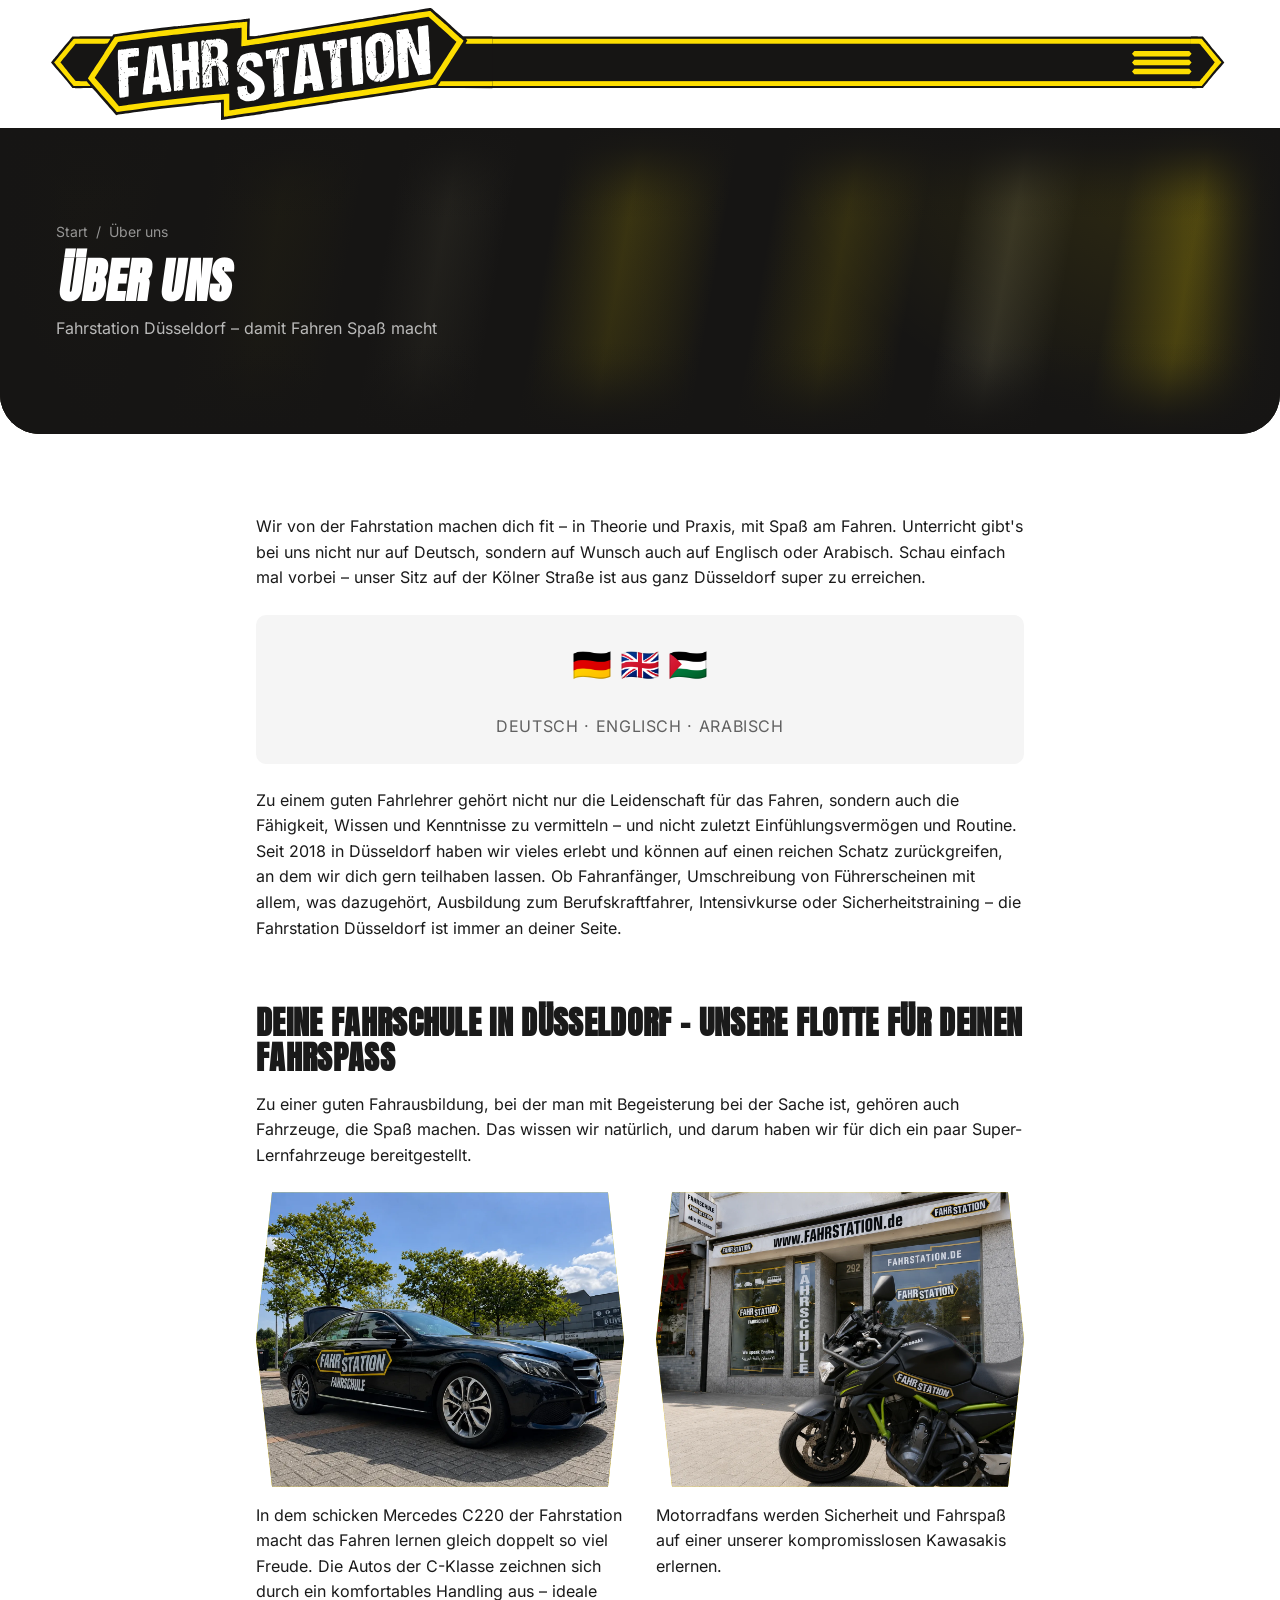
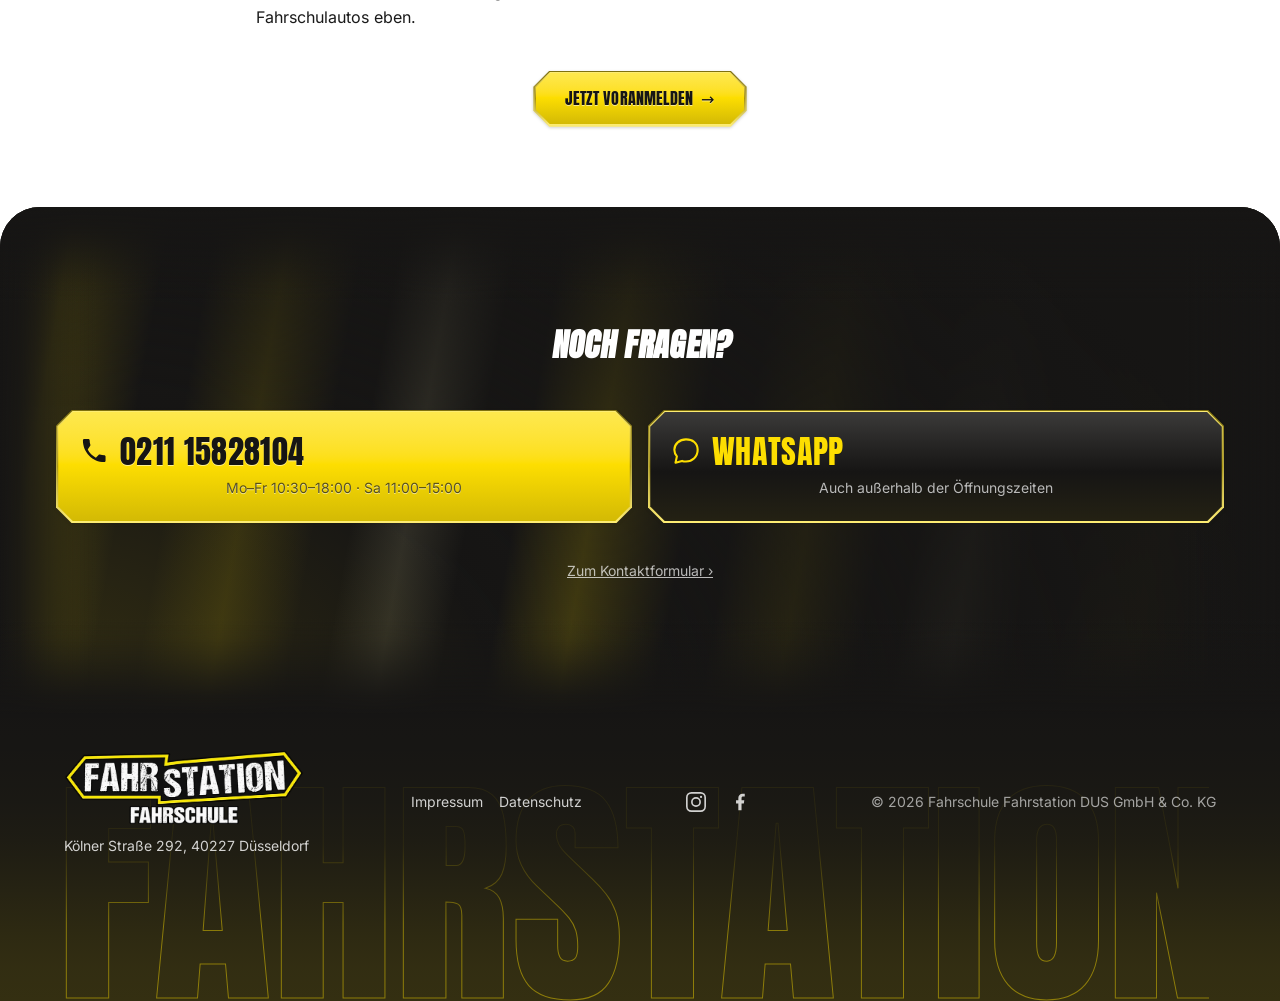
<file: ueber-uns/index.html>
<!DOCTYPE html>
<html lang="de">
<head>
  <meta charset="UTF-8">
  <meta name="viewport" content="width=device-width, initial-scale=1">

  <title>Über uns | Fahrstation Düsseldorf</title>
  <meta name="description" content="Über uns: Die Fahrstation Düsseldorf ist deine mehrsprachige Fahrschule auf der Kölner Straße, seit 2018 in Düsseldorf. Jetzt vorbeischauen!">
  <link rel="canonical" href="https://ayman-one.vercel.app/ueber-uns">

  <meta property="og:type" content="website">
  <meta property="og:locale" content="de_DE">

  <link rel="icon" href="../assets/icons/favicon.ico">
  <link rel="apple-touch-icon" href="../assets/icons/apple-touch-icon.png">
  <link rel="manifest" href="../manifest.json">

  <link rel="stylesheet" href="../design-tokens.css?v=1425defe">
  <link rel="stylesheet" href="../styles.css?v=042ef628">

  <script type="application/ld+json">
  {
    "@context": "https://schema.org",
    "@type": "BreadcrumbList",
    "itemListElement": [
      { "@type": "ListItem", "position": 1, "name": "Start", "item": "https://ayman-one.vercel.app/" },
      { "@type": "ListItem", "position": 2, "name": "Über uns", "item": "https://ayman-one.vercel.app/ueber-uns" }
    ]
  }
  </script>

  <!-- Seiten-eigene Komponenten für ueber-uns.html: bewusst NICHT in
       styles.css, weil dieser Auftrag nur das Anlegen dieser einen Datei
       vorsieht und Vorlage/andere bestehende Dateien unangetastet bleiben
       sollen. Nutzt ausschließlich vorhandene Tokens aus design-tokens.css.
       Die Sprachen-Zeile in Baustein 1 nutzt bewusst die VORHANDENEN
       Klassen .trust-stat__flags/.trust-stat__flag aus styles.css mit
       denselben drei Flaggen (DE/EN/AR) wie in der Sprachen-Kennzahl auf
       der Startseite — ohne umgebende .trust-stats-Klasse, damit die
       opacity:0-Startzustände aus .trust-stats--ready gar nicht erst
       greifen (die werden nur von initTrustStats() in script.js per
       getElementById('trust-stats') gesetzt, das hier nirgends vorkommt). -->
  <style>
    .ueber-uns-intro {
      margin: 0 0 var(--space-16);
    }

    .ueber-uns-intro p {
      margin: 0 0 var(--space-4);
      font-family: var(--font-body);
      font-size: var(--font-size-body);
      line-height: var(--line-height-base);
    }

    .ueber-uns-intro p:last-child {
      margin-bottom: 0;
    }

    .ueber-uns-languages {
      display: flex;
      flex-direction: column;
      align-items: center;
      gap: var(--space-2);
      margin: var(--space-6) 0;
      padding: var(--space-6);
      background-color: var(--background-light);
      border-radius: var(--radius-md);
      text-align: center;
    }

    .ueber-uns-languages .trust-stat__flags {
      font-size: calc(var(--font-size-stat) * 0.5);
    }

    .ueber-uns-languages__label {
      margin: 0;
      font-size: var(--font-size-small);
      letter-spacing: var(--letter-spacing-loose);
      text-transform: uppercase;
      color: color-mix(in srgb, var(--text-dark) 68%, transparent);
    }

    .ueber-uns-heading {
      margin: 0 0 var(--space-4);
      font-family: var(--font-display);
      font-size: var(--font-size-h2);
      line-height: var(--line-height-tight);
      letter-spacing: var(--letter-spacing-display);
      text-transform: uppercase;
      color: var(--text-dark);
    }

    .ueber-uns-fleet {
      margin: 0;
    }

    .ueber-uns-fleet__intro {
      margin: 0 0 var(--space-6);
      font-family: var(--font-body);
      font-size: var(--font-size-body);
      line-height: var(--line-height-base);
    }

    .fleet-grid {
      display: grid;
      grid-template-columns: 1fr;
      gap: var(--space-8);
    }

    @media (min-width: 700px) {
      .fleet-grid {
        grid-template-columns: 1fr 1fr;
      }
    }

    .fleet-card {
      margin: 0;
    }

    .fleet-card .signage-frame {
      margin: 0 0 var(--space-4);
    }

    .fleet-card__text {
      margin: 0;
      font-family: var(--font-body);
      font-size: var(--font-size-body);
      line-height: var(--line-height-base);
    }

    .ueber-uns-cta {
      margin: var(--space-10) 0 0;
      text-align: center;
    }
  </style>
</head>
<body class="has-mobile-cta-bar">

  <header class="site-header" id="site-header">
    <div class="site-header__inner">
      <a class="site-header__banner" href="../" aria-label="Fahrstation Düsseldorf – Startseite">
        <svg class="banner" aria-hidden="true"><rect class="banner__bar banner__bar--body"/><rect class="banner__bar banner__bar--edge-top"/><rect class="banner__bar banner__bar--edge-bottom"/><svg class="banner__cap" x="0" y="0" width="100%" height="100%" viewBox="0 0 1545 392" preserveAspectRatio="xMinYMid meet"><path fill="#161514" d="M595,361L595,331L589,331C586,332 581,332 577,332C566,333 548,335 533,337C525,337 507,339 493,341C450,345 399,351 367,355C350,357 333,359 330,360C326,361 316,362 307,363C291,365 251,371 236,373L228,375L219,365C205,349 197,340 164,302C155,291 146,282 145,281C143,280 136,280 114,280C99,281 84,281 81,280L75,280L54,254C42,240 25,220 16,210L0,191L2,188C3,187 7,181 12,176C16,171 26,159 35,148C44,138 53,126 57,122C61,118 66,111 69,107L75,100L145,100L214,100L216,96C218,93 219,92 221,92C223,91 260,86 297,81C335,76 404,67 432,64C439,64 447,63 448,63C453,62 506,56 610,46C623,44 647,42 662,41C676,39 690,38 692,37L696,37L695,68L695,99L703,99C708,99 717,98 724,97C730,96 747,93 760,91C774,89 794,86 804,84C822,81 855,76 899,69C929,64 990,55 1021,49C1037,47 1056,44 1064,42C1073,41 1088,39 1099,37C1110,35 1134,31 1152,28C1170,25 1190,22 1195,22C1200,21 1217,18 1233,15C1263,11 1303,4 1320,1C1332,-0 1329,-2 1348,16C1356,22 1375,39 1392,54C1408,69 1426,85 1432,90L1443,100L1494,100L1545,100L1545,190L1545,281L1439,280L1332,280L1312,283C1302,285 1278,288 1260,291C1242,294 1216,298 1202,300C1187,302 1164,306 1150,308C1135,310 1111,314 1096,316C1082,318 1058,322 1044,324C1029,326 1002,330 984,333C966,336 942,339 930,341C920,343 897,346 881,348C865,351 839,355 823,357C807,360 788,363 780,364C772,365 757,367 747,369C729,372 712,375 679,379C670,381 648,384 631,387C614,390 599,392 597,392L595,392L595,361Z"/><path fill="#FDDE01" d="M605,351C605,335 605,321 605,321C603,319 452,335 386,343C329,350 320,352 278,358C257,361 237,363 235,364L230,364L223,355C219,350 202,331 186,313C140,260 129,247 129,246C129,246 134,239 139,230C149,216 166,189 186,159C195,145 223,102 224,101C224,100 314,88 372,81C441,73 509,65 607,56C632,53 659,50 667,50C675,49 683,48 684,48L687,48L686,80C686,107 686,112 687,112C689,112 713,108 778,98C802,94 833,89 848,87C873,83 948,71 985,65C1005,62 1074,51 1154,38C1181,34 1207,29 1212,28C1261,20 1327,10 1329,11C1330,12 1341,22 1353,33C1366,44 1379,56 1382,58C1385,61 1397,72 1408,82C1418,91 1431,103 1436,107C1440,111 1444,115 1444,115C1444,116 1438,125 1431,136C1424,147 1408,171 1396,190C1383,210 1367,235 1360,246C1352,257 1346,267 1346,267C1345,268 1323,271 1150,298C1060,312 1037,315 996,321C953,328 880,339 838,345C818,348 783,354 760,357C737,361 692,368 662,372C631,377 606,381 606,381C605,381 605,368 605,351ZM677,350C705,346 746,340 769,336C792,333 826,327 846,324C866,321 884,319 888,318C891,317 917,313 946,309C1290,257 1333,251 1335,248C1337,246 1349,227 1372,191C1389,166 1405,140 1413,128C1416,123 1419,119 1419,118C1419,118 1394,96 1370,74C1367,72 1360,65 1354,60C1349,55 1339,47 1333,41L1321,31L1299,34C1242,44 1200,50 1156,57C1130,62 1092,68 1071,71C1050,74 1029,78 1024,78C1009,81 927,94 908,97C871,103 858,105 808,113C744,123 673,134 670,134L666,134L667,102C667,84 667,69 667,69C666,69 651,71 633,72C614,74 593,77 584,77C544,81 429,94 385,99C343,104 235,119 235,119C233,121 178,206 165,226L153,244L174,268C194,292 238,343 238,344C238,344 257,341 280,338C385,323 497,310 616,300L624,300L624,329C624,353 624,358 625,358C626,358 649,355 677,350ZM76,269C74,266 59,248 42,228C25,208 11,191 11,191C11,190 76,111 78,109C79,108 96,108 144,108L208,108L203,116C198,123 197,124 194,124C192,125 167,125 138,125L86,125L75,139C28,196 33,190 34,192C35,193 47,207 60,224C74,241 86,255 86,255C86,256 95,256 105,256L125,256L131,264C135,268 138,272 138,272C138,273 125,273 109,273L79,273L76,269ZM1354,272C1354,272 1357,268 1360,264L1364,256L1455,256L1545,256L1545,264L1545,273L1449,273C1397,273 1354,273 1354,272ZM1451,124C1451,124 1452,121 1454,119C1458,113 1458,113 1454,110L1452,108L1498,108L1545,108L1545,116L1545,125L1498,125C1472,125 1451,125 1451,124Z"/><path fill="#FFFFFF" d="M683,326C673,324 660,317 660,312C660,312 660,311 659,311C657,311 655,305 655,302C655,300 655,299 654,299C653,298 653,291 654,291C655,291 655,291 654,290C653,289 652,287 652,283C652,276 653,274 658,275C659,275 660,275 661,275C666,273 677,272 678,273C679,274 679,274 680,273C681,271 684,270 685,272C686,272 686,277 686,282C687,294 690,299 695,299C696,299 697,300 698,301C699,302 699,302 699,301C699,300 700,299 701,299C705,299 710,294 712,290C715,282 712,272 704,265C701,261 698,259 698,258C699,257 698,257 698,258C693,259 658,234 658,229C658,228 660,222 662,216C665,210 667,204 668,202C669,200 670,197 671,196C672,194 673,192 674,190L674,188L671,191C670,192 668,196 667,198C666,200 665,204 664,207C662,211 662,211 660,210C656,207 656,209 659,211L661,214L658,221L655,227L654,224C652,219 650,206 652,206C654,206 657,202 656,200C655,199 655,199 653,202L651,204L651,202C651,194 657,176 660,176C661,176 661,175 661,175C661,172 666,167 671,164C682,157 698,154 712,156C721,158 728,161 732,167C736,172 740,181 740,184C739,185 740,186 740,187C741,187 741,190 741,193C741,196 741,199 741,200C742,203 741,204 728,205C710,208 710,208 709,205C709,204 709,202 710,202C711,201 711,201 710,201C709,201 709,200 709,198C709,187 702,182 693,184C686,186 683,190 683,197C683,208 687,211 719,231C739,245 746,255 748,276C749,287 744,299 735,309C730,315 722,320 721,320C720,319 719,320 719,320C718,321 716,322 713,323C711,324 707,325 705,325C699,327 690,327 683,326ZM240,313C239,312 239,305 238,291C238,280 238,267 237,263C237,258 237,255 238,255C239,254 239,253 238,252C237,250 236,245 237,243C238,243 238,242 237,242C236,242 236,239 236,234C236,229 236,223 236,219C235,215 235,198 234,180C234,145 234,146 240,146C242,146 244,146 245,146C245,145 249,145 254,145C258,144 262,144 263,144C264,143 268,143 271,143C275,142 278,142 279,142C280,141 296,140 302,140L307,140L308,154C308,162 307,168 307,168C307,168 306,168 304,168C303,169 301,169 298,169C295,170 294,170 294,168C294,167 294,167 292,169C291,171 290,171 286,171C284,171 282,171 281,171C281,172 279,172 277,172C269,172 269,173 269,186C269,197 270,208 270,209C270,210 271,210 273,210C274,209 279,209 282,209C286,208 290,208 291,207C292,207 293,207 293,209C294,210 294,210 294,209C294,207 303,205 304,207C305,208 305,234 304,236C303,237 301,237 298,237C296,237 293,237 292,237C292,238 288,238 284,238C275,239 270,240 271,242C271,243 271,244 270,245C269,245 269,246 270,246C271,247 271,264 270,264C269,264 269,264 270,265C272,266 273,308 271,310C270,310 264,311 258,312C251,313 245,313 243,314C242,314 241,313 240,313ZM782,311C782,310 781,306 781,303C781,297 781,296 785,293C788,289 793,284 792,284C791,284 789,286 786,289L781,294L781,292C781,290 781,287 781,286C780,284 780,270 780,255C779,240 779,226 778,223C778,221 778,219 779,219C780,219 779,214 778,213C777,211 777,209 778,209C779,209 779,210 779,210C779,211 780,212 780,212C781,212 782,211 782,210C782,205 785,194 787,192C788,191 788,190 787,190C785,190 783,194 782,200C780,208 779,209 778,204C778,202 777,199 777,196C777,190 776,177 775,176C774,175 774,175 773,176C772,176 769,177 766,177C763,177 761,178 760,178C759,179 754,179 753,178C753,177 752,171 752,163C751,150 752,147 755,148C756,149 757,149 757,148C758,147 766,146 776,145C778,145 780,145 781,145C784,144 794,142 795,142C795,143 792,156 791,157C791,158 791,159 790,160C790,162 790,164 790,166C789,169 789,170 790,170C790,170 791,169 791,168C791,167 791,165 792,164C793,162 793,159 794,156C795,153 795,152 796,153C797,155 797,165 796,166C795,166 795,167 796,167C797,169 798,167 798,164C798,162 799,161 800,161C800,161 801,161 801,160C801,159 801,159 800,159C800,159 799,158 799,156C799,154 799,153 799,153C800,153 800,151 799,149C799,146 800,144 800,143C802,141 822,137 824,138C824,139 825,139 825,138C826,137 831,137 832,138C832,139 833,146 833,153C833,169 833,168 826,168C823,168 821,169 820,169C820,170 818,170 817,170C810,170 809,171 809,178C810,183 811,202 812,220C812,225 812,229 812,230C813,230 813,235 813,240C813,245 813,253 814,258C814,265 814,267 813,267C812,267 812,267 813,268C813,269 814,275 814,282C815,289 815,297 816,299C817,307 815,308 799,310C797,310 792,310 790,311C784,312 783,312 782,311ZM671,307C671,306 670,306 669,306C669,306 668,306 668,307C669,308 670,308 670,308C671,308 671,308 671,307ZM687,304C688,303 685,300 684,301C684,302 685,305 686,305C686,305 687,305 687,304ZM321,302C321,301 322,288 324,273C326,258 328,243 329,240C329,237 330,232 330,228C332,218 332,217 336,188C336,187 337,180 337,174C343,133 342,135 346,135C348,135 349,135 350,135C350,133 352,134 352,135C352,136 352,137 353,137C353,138 354,137 353,136C353,135 353,134 355,134C356,134 357,134 358,134C372,132 386,130 387,130C388,131 389,133 390,135C391,143 396,168 400,186C402,197 405,209 405,212C406,216 407,222 408,224C408,226 409,231 410,234C411,237 412,242 412,246C413,249 415,255 415,260C419,277 419,276 421,286C421,291 419,293 415,293C413,293 406,294 400,295C391,296 389,296 388,295C387,294 385,284 384,272C383,267 382,267 373,268C369,269 365,269 365,269C365,268 363,269 361,269C357,270 354,273 355,276C356,277 356,282 355,288C354,300 353,301 347,301C345,301 340,301 336,302C327,303 321,303 321,302ZM849,299C849,298 850,291 851,282C852,274 854,258 855,248C857,236 858,225 859,221C860,215 863,191 863,186C864,181 866,163 867,158C868,154 868,147 869,142C870,131 871,130 877,129C881,129 881,130 882,132C883,134 883,136 883,136C882,136 883,137 883,138C885,142 885,140 883,134C882,128 881,128 888,128C891,127 897,126 902,126C906,125 912,124 914,124L919,124L921,130C921,134 923,141 924,146C925,151 926,157 927,158C927,159 928,163 929,167C931,175 937,201 939,212C940,217 941,222 942,224C943,226 944,232 945,238C947,247 948,254 951,266C952,268 952,271 952,272C953,274 953,277 953,278C955,283 953,286 950,286C948,287 941,288 934,289C923,291 921,291 919,290C918,289 917,281 915,270C914,262 913,261 907,263C904,263 900,264 899,264C897,264 893,265 891,265L886,267L886,277C884,298 885,297 874,298C870,299 865,299 864,300C854,301 849,301 849,299ZM431,290C431,289 430,283 430,277C430,271 430,258 429,250C429,241 428,227 428,220C427,213 427,203 427,198C426,187 425,168 424,150C424,142 424,134 423,132C423,127 424,126 432,126C435,125 439,125 440,125C451,123 456,123 456,124C457,125 457,133 458,143C458,160 459,184 459,185C461,186 479,184 481,183C483,181 484,176 483,174C482,174 482,164 482,152C481,140 481,130 481,130C481,130 481,128 481,125C480,120 481,119 493,118C515,115 514,115 515,129C515,148 516,169 517,174C517,177 517,180 516,181C515,183 515,186 516,187C517,187 517,196 517,206C518,215 518,224 519,225C520,228 518,229 515,226C512,224 510,225 513,229C514,230 514,230 512,231C510,231 510,231 512,232C515,232 516,233 516,235C516,237 516,237 518,236C519,235 519,236 519,242C519,251 520,269 520,275C521,281 520,281 506,282C503,283 498,283 494,284C490,284 487,284 487,283C487,283 487,279 486,275C486,271 486,261 486,254C485,246 485,234 484,228C484,222 484,216 483,216C482,215 466,217 463,218C460,218 460,220 461,228C461,233 462,245 462,256C463,274 463,275 461,275C460,275 459,276 459,276C459,277 460,278 461,277C464,277 464,279 461,282C460,284 459,285 460,286C462,287 459,288 456,288C455,287 453,287 453,288C450,290 443,290 443,288C443,287 443,287 442,288C441,290 440,290 439,290C438,289 437,290 436,290C436,291 432,291 431,290ZM409,286C409,285 408,285 408,285C407,285 406,285 406,286C406,287 407,287 408,287C408,287 409,287 409,286ZM681,281C681,279 679,278 679,280C679,283 680,286 681,285C682,284 682,282 681,281ZM798,282C799,280 797,280 796,281C795,282 795,283 796,283C796,283 797,283 798,282ZM941,280C941,279 941,279 940,279C939,279 939,279 939,280C939,281 939,281 940,281C941,281 941,281 941,280ZM983,279C981,276 983,265 985,263C988,260 993,253 993,253C992,253 990,255 987,258L982,264L982,258C982,256 982,252 982,250C981,249 981,241 981,232C980,216 979,196 979,191C978,189 979,188 980,188C981,188 981,187 980,186C979,185 978,183 978,182L978,180L980,182C982,184 982,184 982,182C982,179 985,169 987,166C988,162 988,161 985,164C983,165 982,166 983,166C983,167 984,168 983,169C983,170 982,172 982,175C981,177 981,179 980,179C979,179 977,171 977,166C978,155 975,145 973,147C972,147 969,148 965,148C962,149 958,149 957,149C952,151 951,149 951,134C951,119 951,118 957,118C958,118 964,118 969,117C974,116 979,115 980,115C980,116 981,115 982,115C983,114 988,113 990,114C990,115 991,115 991,114C993,112 996,113 996,115C995,115 995,118 994,120C994,123 993,125 993,126C992,128 991,131 991,138C990,143 993,140 994,134C994,130 995,126 996,124L997,122L998,126C998,128 999,130 999,130C1000,130 1001,123 1000,116C1000,112 1000,112 1003,112C1007,111 1015,110 1018,109C1020,109 1023,109 1027,108C1031,107 1034,107 1034,108C1035,109 1036,115 1036,123C1036,137 1036,137 1034,138C1031,139 1019,140 1017,140C1014,140 1012,143 1012,146C1012,156 1013,181 1014,182C1014,183 1014,184 1013,184C1012,185 1012,186 1013,186C1013,187 1014,193 1014,201C1015,209 1015,220 1016,225C1016,232 1016,236 1015,236C1014,238 1014,238 1015,239C1017,240 1019,274 1017,276C1016,277 991,281 986,281C985,281 984,280 983,279ZM444,277C444,277 445,276 446,275C447,275 448,273 446,273C445,273 442,276 442,278C442,278 442,279 443,279C444,279 444,278 444,277ZM532,278C530,277 531,268 533,265C535,262 535,260 533,262C531,263 531,263 531,258C531,256 531,251 530,249C530,246 531,243 531,242C532,240 532,240 531,239C529,238 529,211 531,210C531,209 532,208 531,208C531,207 530,208 529,209C528,210 528,210 529,208C529,207 529,204 529,202C529,201 529,193 529,184C529,176 528,169 528,169C526,169 527,165 529,162C532,157 532,153 529,157L527,159L527,154C527,151 527,147 527,144C526,142 526,135 526,128C526,116 526,116 528,114C531,113 534,113 535,114C535,115 536,116 536,116C537,116 537,115 537,115C536,114 537,113 537,113C538,113 538,114 538,115C537,117 538,118 540,117C541,116 542,115 542,114C541,112 546,111 552,111C555,111 557,111 558,111C559,110 565,110 565,111C565,112 566,112 567,111C568,110 570,109 572,109C575,109 575,109 574,111C573,112 573,113 574,113C575,113 576,112 576,110C577,108 578,108 585,108C591,108 593,108 594,109C594,110 595,111 596,110C602,109 611,116 615,124C619,135 620,160 615,169C613,173 607,180 603,182C599,185 599,187 604,188C608,190 612,193 616,199L618,203L616,205C613,208 613,210 616,207C618,206 618,206 619,207C620,209 620,215 619,215C618,215 618,215 619,216C619,217 620,225 620,236C621,254 621,254 618,258C617,260 616,262 616,262C616,265 614,262 612,256C609,248 607,244 606,244C606,244 607,248 609,253C613,263 614,267 612,267C611,267 611,268 611,269C612,271 609,272 602,272C598,272 598,272 599,270C600,269 600,269 599,269C598,269 597,270 597,271C596,272 595,273 594,273C590,273 589,270 589,262C589,258 588,255 588,255C587,254 586,241 587,240C588,240 588,239 587,239C587,238 586,231 586,223L585,209L587,211C590,214 592,217 592,220C592,220 593,223 594,224C597,228 600,234 600,236C600,236 601,237 602,237C603,237 604,238 597,224C594,217 591,212 590,212C588,212 586,208 587,206C588,205 588,205 587,205C586,205 585,205 585,206C585,208 584,207 582,204C580,202 580,202 581,200C582,199 579,192 577,193C577,194 578,195 579,196C580,198 580,198 579,199C578,200 578,201 578,202C578,203 577,203 575,202C570,202 562,204 562,206C562,207 561,208 561,209C560,210 560,210 561,209C563,209 563,210 563,223C563,237 564,257 564,268C565,276 564,277 552,277C546,277 542,278 542,278C542,280 537,279 537,278C536,277 536,277 536,278C536,279 533,279 532,278ZM263,274C263,274 262,273 261,273C259,273 259,273 260,274C261,275 262,276 262,276C263,276 263,275 263,274ZM805,274C805,273 805,273 804,273C803,273 803,273 803,274C803,275 803,275 804,275C805,275 805,275 805,274ZM544,262L544,260L542,263C540,265 539,267 540,267C541,268 541,270 541,271C541,274 541,274 542,270C542,268 543,264 544,262ZM511,269C511,268 512,266 512,265C513,264 513,264 512,263C511,262 510,263 510,265C509,267 508,269 508,270C507,270 507,271 508,271C509,273 510,271 511,269ZM928,271C928,270 927,270 927,270C926,270 926,270 926,271C927,272 928,272 928,272C929,272 929,272 928,271ZM1057,270C1056,268 1055,259 1054,240C1054,233 1054,227 1053,227C1053,226 1053,223 1053,220C1053,216 1053,211 1052,207C1052,203 1052,194 1052,186C1052,178 1051,172 1051,172C1050,172 1050,170 1050,168C1050,165 1050,159 1050,154C1049,145 1049,144 1051,142C1052,140 1052,140 1051,140C1049,141 1049,142 1048,124C1048,121 1048,115 1048,112C1047,105 1048,103 1054,103C1057,102 1062,102 1065,101C1068,100 1072,100 1074,99C1076,99 1079,99 1080,99C1085,97 1085,96 1086,130C1087,140 1087,149 1088,150C1088,151 1088,153 1087,153C1086,154 1086,155 1087,155C1088,156 1088,171 1087,171C1086,171 1086,171 1086,172C1086,173 1087,173 1088,173C1089,173 1089,175 1089,181C1089,185 1089,191 1090,193C1090,195 1090,203 1090,210C1091,218 1091,226 1092,230C1093,246 1093,263 1092,264C1091,266 1088,266 1084,266C1080,267 1077,267 1076,267C1075,268 1072,268 1068,269C1065,270 1062,270 1060,271C1059,271 1058,270 1057,270ZM615,269C615,268 616,266 618,263L621,258L621,262C622,268 621,270 618,270C617,270 616,270 615,269ZM601,264C599,261 597,260 597,260C597,261 604,269 605,268C605,268 604,266 601,264ZM796,268C796,267 795,266 794,266C794,266 793,267 793,268C793,268 794,269 794,269C795,269 796,268 796,268ZM553,265C556,262 555,261 552,262C549,262 548,263 549,266C550,268 552,267 553,265ZM611,263C611,262 610,261 609,262C608,262 609,264 610,264C611,264 611,264 611,263ZM591,259C590,258 590,258 590,259C590,260 591,261 592,260C592,260 592,259 591,259ZM596,257C596,256 596,256 595,256C594,256 594,256 594,257C594,258 594,258 595,258C596,258 596,258 596,257ZM1136,257C1134,257 1132,256 1131,256C1130,255 1135,246 1137,246C1139,246 1139,245 1139,244C1138,243 1139,241 1142,238C1144,235 1146,233 1146,232C1145,232 1139,239 1134,247L1128,255L1123,252C1112,245 1104,230 1104,216C1104,213 1104,210 1104,209C1103,208 1103,202 1103,195C1102,188 1102,176 1101,168C1098,130 1101,118 1113,105C1118,99 1119,99 1121,100C1122,101 1122,101 1122,99C1121,98 1128,92 1131,92C1132,92 1133,91 1134,91C1136,89 1140,88 1148,87C1150,87 1153,87 1154,86C1159,86 1171,89 1178,92C1190,99 1198,115 1198,134C1198,142 1200,178 1201,194C1203,215 1199,228 1187,241C1179,249 1170,254 1159,257C1150,259 1150,259 1151,254L1151,250L1149,254C1147,258 1145,259 1136,257ZM244,255C244,254 243,254 242,254C241,254 241,255 242,256C242,257 244,256 244,255ZM511,250C511,246 511,243 511,243C510,243 510,242 510,241C509,240 509,242 509,247C509,255 510,258 511,257C511,256 511,253 511,250ZM449,254C449,254 448,253 447,253C446,253 446,253 447,254C448,255 449,256 449,256C450,256 450,255 449,254ZM597,252C596,251 595,253 596,254C596,255 596,255 597,254C597,253 597,253 597,252ZM370,252C370,251 369,250 369,250C368,250 368,251 369,252C369,252 370,253 370,253C371,253 371,252 370,252ZM998,252C998,251 998,251 997,251C996,251 996,251 996,252C996,253 996,253 997,253C998,253 998,253 998,252ZM905,250C904,249 904,249 904,250C904,251 905,252 906,251C906,251 906,250 905,250ZM1002,249C1002,248 1002,248 1001,248C1000,248 1000,248 1000,249C1000,250 1000,250 1001,250C1002,250 1002,250 1002,249ZM263,247C263,246 263,246 262,246C261,246 261,246 261,247C261,248 261,248 262,248C263,248 263,248 263,247ZM546,245C546,244 546,243 545,243C544,243 543,246 544,247C544,249 546,247 546,245ZM900,246C899,245 899,245 899,246C899,247 900,248 901,247C901,247 901,246 900,246ZM1084,247C1084,246 1084,246 1083,246C1082,246 1082,246 1082,247C1082,248 1082,248 1083,248C1084,248 1084,248 1084,247ZM553,244C554,238 554,235 553,235C552,235 551,236 551,242C550,248 551,249 553,244ZM1152,246C1153,245 1153,244 1152,244C1152,244 1151,245 1151,246C1150,246 1150,247 1150,247C1151,247 1151,246 1152,246ZM595,244C595,244 595,243 594,243C593,243 592,245 593,245C594,246 595,246 595,244ZM1217,245C1217,244 1217,243 1217,242C1217,242 1217,236 1217,229C1216,222 1216,213 1215,209C1215,205 1215,194 1214,186C1213,174 1213,169 1214,168C1215,167 1215,167 1214,167C1213,167 1213,165 1213,162C1213,160 1213,153 1212,148C1212,144 1212,137 1212,134C1210,112 1210,102 1210,93C1209,87 1209,82 1209,81C1207,80 1210,77 1212,77C1213,78 1215,77 1216,77C1216,76 1220,76 1224,76C1228,75 1231,75 1232,75C1234,73 1248,72 1249,73C1251,75 1254,84 1253,86C1253,86 1253,87 1254,88C1255,88 1257,90 1258,93C1259,95 1261,101 1263,106C1267,116 1267,118 1266,118C1265,117 1265,117 1265,118C1265,118 1266,119 1267,120C1269,121 1273,132 1273,134C1272,134 1272,135 1273,135C1273,136 1276,142 1279,150C1284,165 1284,166 1287,164C1288,163 1288,161 1288,156C1287,152 1287,150 1288,150C1289,150 1289,150 1288,149C1287,148 1286,135 1285,114C1285,97 1284,82 1283,76C1283,67 1285,64 1290,64C1295,64 1297,63 1305,62C1318,60 1319,60 1320,61C1320,62 1321,70 1321,81C1322,91 1322,100 1323,102C1323,103 1323,111 1324,120C1324,141 1325,153 1326,167C1327,177 1326,179 1325,180C1324,182 1324,182 1325,182C1327,182 1327,183 1328,202C1328,207 1328,214 1328,218C1329,229 1329,230 1319,231C1316,232 1307,233 1300,234C1290,236 1287,236 1286,235C1285,233 1280,221 1280,219C1280,218 1280,217 1279,217C1279,216 1278,214 1277,212C1276,210 1274,205 1273,200C1271,195 1269,190 1268,188C1267,185 1264,176 1260,166C1257,156 1254,148 1254,147C1254,146 1254,145 1253,145C1251,145 1251,141 1253,139C1254,138 1254,138 1252,138C1247,139 1247,140 1248,149C1249,169 1249,178 1249,179C1248,179 1248,180 1249,180C1249,180 1250,186 1250,194C1251,201 1251,213 1252,220C1253,240 1253,242 1245,242C1242,243 1240,243 1239,243C1238,244 1236,244 1234,244C1231,245 1227,245 1224,246C1219,246 1218,246 1217,245ZM346,242C346,241 346,241 345,241C344,241 344,241 344,242C344,243 344,243 345,243C346,243 346,243 346,242ZM899,242C899,241 899,240 898,240C898,240 898,241 898,242C898,242 898,243 899,243C900,243 900,242 899,242ZM373,241L378,241L377,234C377,227 377,226 376,220C375,215 374,208 373,203C373,201 372,193 371,186C370,179 369,169 368,166C368,161 367,159 366,159C366,159 365,159 365,160C365,160 364,165 364,170C363,176 363,183 363,186C363,189 363,192 362,192C362,192 361,195 361,199C361,202 361,209 361,214C360,219 360,227 359,232L359,242L363,242C366,242 370,242 373,241ZM547,238C547,235 547,233 546,234C545,235 544,241 545,241C545,241 546,240 547,238ZM1002,239C1002,238 1002,238 1001,238C1000,238 1000,238 1000,239C1000,240 1000,240 1001,240C1002,240 1002,240 1002,239ZM1138,238C1140,235 1139,235 1136,238C1135,239 1134,240 1135,240C1135,240 1137,239 1138,238ZM1158,237C1158,236 1157,236 1157,237C1156,237 1156,238 1156,239C1157,240 1158,240 1158,239C1159,239 1159,238 1158,237ZM455,238C455,238 455,237 454,236C453,236 453,237 453,237C453,238 453,239 454,239C455,239 455,239 455,238ZM876,238C876,237 875,236 874,237C873,237 874,239 875,239C876,239 876,239 876,238ZM997,237C997,236 997,236 996,236C995,236 995,237 995,238C995,238 995,239 996,238C997,238 997,237 997,237ZM900,236C905,236 909,235 909,235C909,235 909,232 909,228C907,217 907,217 907,215C906,214 905,207 904,200C904,197 899,166 897,156C897,151 894,152 894,158C894,161 894,166 893,171L893,178L891,176C890,175 889,174 888,174C888,175 891,180 892,180C893,180 893,181 893,182C893,183 892,183 890,182C890,181 889,181 889,182C888,182 889,184 890,184C892,186 892,186 892,192C891,196 891,203 891,208C890,213 890,222 890,228C889,235 889,238 890,238C891,238 895,237 900,236ZM540,230C541,226 541,226 539,227C538,227 538,227 538,226C539,226 539,225 538,225C537,224 537,225 536,227C536,229 535,230 535,231C534,231 534,232 534,234C534,236 534,236 536,234C537,233 539,231 540,230ZM594,235C594,234 594,234 593,234C592,234 592,234 592,235C592,236 592,236 593,236C594,236 594,236 594,235ZM677,233C676,233 674,234 674,235C674,236 675,236 676,235C676,234 677,234 677,233ZM1167,235C1168,234 1166,233 1165,234C1164,234 1165,236 1166,236C1166,236 1167,236 1167,235ZM244,232C244,232 243,231 243,231C241,232 241,234 242,234C243,234 244,233 244,232ZM557,228C556,227 556,224 556,221C557,218 557,217 556,219C554,224 556,233 558,231C558,230 558,229 557,228ZM589,228C589,227 589,227 588,228C587,228 587,229 587,229C587,230 587,230 588,230C589,229 589,228 589,228ZM684,228C685,228 685,227 685,226C684,226 681,227 681,229C681,230 682,230 684,228ZM1156,229C1162,226 1167,217 1165,213C1165,212 1165,210 1166,209C1167,208 1167,208 1166,208C1165,208 1165,206 1165,203C1165,201 1165,198 1165,197C1164,196 1164,189 1164,181C1163,173 1163,166 1163,165C1162,164 1162,158 1162,151C1160,126 1160,124 1158,121C1154,114 1146,114 1140,120L1136,124L1136,133C1136,138 1136,142 1136,143C1135,144 1135,145 1136,145C1137,146 1138,172 1136,172C1136,172 1135,172 1135,173C1135,174 1136,174 1136,174C1138,174 1138,175 1138,178C1138,181 1138,184 1139,186C1139,187 1139,193 1139,199C1141,222 1141,223 1145,227C1148,230 1151,231 1156,229ZM1174,228C1174,226 1172,227 1172,229C1171,230 1171,230 1172,230C1173,230 1174,229 1174,228ZM678,228C678,227 678,227 677,227C676,227 676,227 676,228C676,229 676,229 677,229C678,229 678,229 678,228ZM258,227C258,226 257,226 256,226C256,226 255,226 255,227C255,228 256,228 256,228C257,228 258,228 258,227ZM544,222C542,219 543,217 546,219C547,220 547,220 548,218C548,217 548,216 547,216C545,216 546,214 548,212C549,211 550,209 549,209C549,208 550,206 552,205C554,203 554,202 553,201C553,200 552,199 552,198C552,196 551,196 549,199C548,201 547,202 548,203C549,203 548,206 545,210C544,212 543,214 543,214C543,215 542,216 541,218C539,220 539,220 540,222C543,225 546,225 544,222ZM787,223C787,222 787,222 786,222C785,222 785,222 785,223C785,224 785,224 786,224C787,224 787,224 787,223ZM440,218C440,216 439,217 437,219C435,222 436,224 438,221C439,220 440,218 440,218ZM295,221C296,221 295,219 294,218C293,217 293,217 293,219C293,222 294,223 295,221ZM495,220C495,219 495,219 494,220C493,220 493,221 493,221C493,222 493,222 494,222C495,221 495,220 495,220ZM248,216C248,215 247,215 246,215C246,215 245,215 245,216C245,217 246,217 246,217C247,217 248,217 248,216ZM558,214C558,214 558,213 557,213C556,213 556,214 556,214C556,215 556,216 557,216C558,216 558,215 558,214ZM615,212C615,212 615,211 614,210C613,210 613,211 613,211C613,212 613,213 614,213C615,213 615,213 615,212ZM684,210C684,210 684,209 683,210C682,210 682,211 682,212C682,212 682,213 683,212C684,212 684,211 684,210ZM1296,210C1296,209 1294,210 1294,212C1294,213 1294,213 1295,212C1296,211 1297,210 1296,210ZM245,210C247,207 245,206 244,209C243,210 242,211 242,211C242,213 244,212 245,210ZM999,209C999,208 999,208 998,208C997,209 997,210 997,210C997,211 997,211 998,210C999,210 999,209 999,209ZM792,207C792,206 792,206 791,206C790,206 790,206 790,207C790,208 790,208 791,208C792,208 792,208 792,207ZM805,203C802,200 799,199 801,201C801,202 807,206 808,206C808,206 807,205 805,203ZM792,202C794,191 795,180 795,180C794,180 794,182 793,184C792,189 791,194 791,192C791,191 791,190 790,190C789,190 789,191 790,194C790,196 790,199 790,201C790,206 792,206 792,202ZM584,202C584,201 583,201 583,202C582,202 581,203 582,203C582,204 584,203 584,202ZM1173,197C1171,195 1170,196 1171,200C1171,203 1171,203 1173,201C1174,199 1174,199 1173,197ZM560,198C559,197 560,196 560,195C561,194 562,193 562,193C562,191 558,195 557,198C557,199 557,200 557,200C559,201 560,200 560,198ZM1114,197C1114,197 1115,195 1115,193C1117,190 1117,189 1116,188C1115,187 1112,191 1112,194C1112,195 1112,196 1111,196C1110,196 1110,198 1111,200C1113,201 1115,199 1114,197ZM586,192C586,191 584,192 584,194C584,195 584,195 585,194C586,193 587,192 586,192ZM1171,192C1171,191 1171,190 1170,190C1169,191 1169,192 1169,193C1169,193 1169,194 1170,194C1171,194 1171,193 1171,192ZM1293,194C1293,193 1291,192 1291,193C1290,194 1291,194 1291,194C1292,194 1293,194 1293,194ZM576,187C573,185 572,185 574,189C575,192 575,192 577,190C578,189 578,189 576,187ZM360,189C360,187 358,186 358,188C358,189 360,191 361,191C361,190 361,190 360,189ZM555,187C555,186 555,186 554,186C553,185 551,188 552,190C552,191 552,191 554,189C554,188 555,187 555,187ZM583,190C583,189 583,189 582,189C581,189 581,189 581,190C581,191 581,191 582,191C583,191 583,191 583,190ZM1244,183C1244,182 1242,183 1240,185C1239,187 1237,189 1237,189C1237,190 1239,189 1240,187C1242,185 1244,183 1244,183ZM488,187C487,186 486,186 485,186C484,187 486,189 488,189C489,189 489,189 488,187ZM563,186C563,186 562,185 562,185C561,185 560,186 560,187C560,188 562,188 563,186ZM789,187C789,187 788,186 788,185C787,184 787,183 788,180C790,177 790,175 788,176C787,177 786,178 786,179C786,181 785,182 784,182C783,182 783,184 785,186C786,188 789,189 789,187ZM544,186C544,185 543,185 542,185C542,185 541,185 541,186C541,187 542,187 542,187C543,187 544,187 544,186ZM361,183C360,180 358,179 358,181C358,182 361,186 362,186C362,185 362,184 361,183ZM246,184C246,183 246,183 245,183C244,183 244,183 244,184C244,185 244,185 245,185C246,185 246,185 246,184ZM556,178C556,177 556,177 555,178C554,178 554,179 554,180C554,182 554,182 555,180C555,179 556,178 556,178ZM565,177C566,177 567,178 568,178C570,180 571,180 571,178C571,178 572,177 573,177C581,177 584,169 584,154C584,138 581,135 568,135C564,135 561,136 560,136C559,137 559,149 560,151C561,151 561,152 560,152C559,152 552,138 552,135C552,133 546,123 544,122C543,122 543,122 544,124C545,125 546,127 546,128C546,129 547,131 548,132C552,139 554,146 551,151C550,152 550,153 551,153C551,153 552,152 553,150L554,146L557,151C560,156 561,158 559,156C558,155 557,155 557,156C556,157 556,157 557,157C559,157 562,164 560,165C559,166 559,166 560,166C561,167 561,170 561,174C561,181 562,184 563,180C563,179 564,177 565,177ZM583,181C584,180 584,179 583,178C583,177 582,177 582,178C582,178 582,180 581,180C581,182 582,183 583,181ZM575,180C576,179 576,178 575,178C575,178 574,179 574,180C573,180 573,181 574,181C574,181 575,180 575,180ZM588,179C588,178 586,177 586,178C585,179 586,179 586,179C587,179 588,179 588,179ZM796,177C796,176 796,174 797,173C797,171 797,171 796,172C794,175 793,178 795,178C796,178 796,177 796,177ZM1234,177C1234,176 1233,176 1232,176C1232,176 1231,176 1231,177C1231,178 1232,178 1232,178C1233,178 1234,178 1234,177ZM786,175C786,174 785,174 784,174C783,174 783,175 784,176C784,177 786,176 786,175ZM994,168C994,166 995,161 995,158C997,149 996,148 994,157C993,162 992,163 991,161C991,160 990,159 990,159C989,159 990,163 991,164C991,164 992,165 992,166C992,167 992,170 992,172C992,179 994,175 994,168ZM1011,176C1011,175 1004,171 1002,171C1000,171 1002,173 1007,175C1011,177 1011,177 1011,176ZM1170,175C1170,174 1170,174 1169,174C1168,174 1168,174 1168,175C1168,176 1168,176 1169,176C1170,176 1170,176 1170,175ZM557,172C555,172 555,173 556,174C556,175 556,175 557,174C558,173 558,172 557,172ZM1109,173C1109,172 1109,171 1108,170C1107,168 1105,170 1106,173C1107,175 1109,175 1109,173ZM1132,174C1132,173 1132,173 1131,173C1130,173 1130,173 1130,174C1130,175 1130,175 1131,175C1132,175 1132,175 1132,174ZM1177,171C1178,170 1179,168 1178,168C1178,168 1174,171 1174,172C1174,174 1176,173 1177,171ZM805,170C805,170 805,169 804,169C803,169 803,170 803,170C803,171 803,172 804,172C805,172 805,171 805,170ZM530,165C530,163 528,165 529,167C529,168 529,168 530,167C531,166 531,165 530,165ZM549,166C549,166 548,165 548,165C547,165 546,166 546,167C546,168 548,168 549,166ZM556,164C555,163 555,164 555,166C555,167 555,168 556,167C556,167 556,165 556,164ZM1131,165C1131,164 1130,164 1129,164C1129,165 1129,166 1130,166C1132,167 1133,166 1131,165ZM687,165C688,165 688,164 687,164C686,163 686,164 686,164C686,166 687,166 687,165ZM804,165C804,164 804,164 803,164C802,164 802,164 802,165C802,166 802,166 803,166C804,166 804,166 804,165ZM250,163C250,162 249,162 248,162C247,162 247,162 248,163C249,165 251,165 250,163ZM1219,162C1218,160 1217,161 1217,164C1218,165 1218,165 1219,164C1220,163 1220,163 1219,162ZM700,163C700,162 700,162 699,162C698,162 698,162 698,163C698,164 698,164 699,164C700,164 700,164 700,163ZM814,162C814,160 811,158 810,160C809,161 809,161 810,163C812,164 814,164 814,162ZM357,158C357,155 356,153 355,153C354,153 354,155 355,156C356,156 356,158 356,160C356,161 356,163 357,163C357,163 357,161 357,158ZM1182,162C1182,161 1182,161 1181,161C1181,161 1180,161 1180,162C1179,163 1180,163 1180,163C1181,163 1182,163 1182,162ZM1244,161C1244,161 1244,160 1243,160C1242,159 1242,160 1242,160C1242,161 1242,162 1243,162C1244,162 1244,162 1244,161ZM278,158C278,158 277,158 275,158C272,158 271,160 274,160C276,161 278,159 278,158ZM433,159C434,157 432,157 431,158C430,159 430,160 431,160C431,160 432,160 433,159ZM1224,159C1224,158 1224,158 1223,158C1222,158 1222,158 1222,159C1222,160 1222,160 1223,160C1224,160 1224,160 1224,159ZM887,156C886,155 886,155 886,156C886,158 887,159 888,158C888,157 888,156 887,156ZM988,153C987,151 985,151 985,154C985,156 987,158 988,157C989,156 989,155 988,153ZM1127,157C1126,155 1124,155 1124,156C1124,157 1125,158 1126,158C1126,158 1127,157 1127,157ZM1184,153C1186,150 1186,149 1185,149C1183,149 1179,154 1179,155C1179,158 1182,156 1184,153ZM770,152C770,151 770,151 769,151C768,151 767,152 767,153C767,154 767,154 768,154C769,154 770,153 770,152ZM1123,153C1123,152 1123,152 1122,152C1121,152 1121,152 1121,153C1121,154 1121,154 1122,154C1123,154 1123,154 1123,153ZM887,151C887,149 885,147 884,148C884,149 885,152 886,152C887,152 887,151 887,151ZM356,148C355,147 355,148 355,149C355,150 355,151 356,150C356,150 356,148 356,148ZM990,147C989,145 986,147 987,150C988,151 988,151 990,150C991,148 991,148 990,147ZM300,149C300,148 300,148 299,148C298,148 298,148 298,149C298,150 298,150 299,150C300,150 300,150 300,149ZM532,146C533,143 533,140 534,128C535,126 535,123 536,122C538,119 537,119 534,121C532,124 532,124 533,125C534,126 534,127 532,131C530,133 529,136 530,136C530,137 530,140 530,144C530,151 531,152 532,146ZM998,144C998,144 998,143 997,143C996,143 995,145 995,148C995,150 998,146 998,144ZM1315,148C1316,148 1316,147 1315,146C1313,146 1311,147 1311,148C1312,149 1315,149 1315,148ZM986,146C986,145 986,145 985,145C984,145 984,146 984,147C984,147 984,148 985,148C986,147 986,146 986,146ZM1190,143C1190,142 1189,142 1189,143C1188,143 1188,144 1188,145C1189,146 1190,146 1190,145C1191,145 1191,144 1190,143ZM1262,140C1263,140 1263,138 1262,138C1262,137 1261,136 1260,134C1260,131 1259,131 1257,132C1256,133 1256,133 1258,135L1260,138L1257,141C1253,144 1253,146 1257,143C1259,141 1261,140 1262,140ZM1007,142C1007,141 1006,140 1005,141C1004,141 1005,143 1006,143C1007,143 1007,143 1007,142ZM1187,141C1187,140 1187,140 1186,140C1185,140 1184,141 1184,142C1184,143 1184,143 1185,143C1186,143 1187,142 1187,141ZM541,139C540,138 540,139 540,140C540,141 540,142 541,141C541,141 541,139 541,139ZM999,135C1000,132 1000,130 998,131C998,132 997,139 998,139C998,139 999,137 999,135ZM1191,138C1191,137 1189,135 1189,135C1188,136 1189,139 1190,139C1191,139 1191,139 1191,138ZM490,134C490,133 490,133 489,133C488,133 488,133 488,134C488,135 488,135 489,135C490,135 490,135 490,134ZM1017,133C1016,131 1013,129 1012,131C1011,132 1011,132 1012,133C1014,134 1017,134 1017,133ZM1172,131C1172,130 1172,130 1171,130C1170,130 1170,130 1170,131C1170,132 1170,132 1171,132C1172,132 1172,132 1172,131ZM1003,130C1003,129 1003,129 1002,129C1001,129 1001,129 1001,130C1001,131 1001,131 1002,131C1003,131 1003,131 1003,130ZM563,128C564,127 565,125 565,125C565,123 565,123 563,125C559,129 559,131 563,128ZM543,127C544,126 542,125 541,126C540,126 541,128 542,128C542,128 543,128 543,127ZM1259,122C1257,120 1255,123 1257,125C1258,126 1258,126 1259,124C1259,123 1259,122 1259,122ZM1073,124C1073,123 1072,122 1072,122C1070,122 1070,123 1071,124C1072,125 1073,125 1073,124ZM1251,119C1248,118 1248,118 1249,120C1250,121 1250,121 1249,122C1249,123 1248,124 1248,124C1248,125 1249,124 1250,122C1253,120 1253,119 1251,119ZM971,123C971,122 970,122 970,122C969,122 968,122 968,123C968,124 969,124 970,124C970,124 971,124 971,123ZM607,121C607,121 607,120 606,121C605,121 605,122 606,122C606,123 607,123 607,121ZM1170,117C1169,117 1169,115 1169,113C1169,111 1169,110 1168,110C1168,110 1167,111 1167,113C1168,114 1168,116 1168,117C1168,118 1168,119 1169,119C1170,119 1170,118 1170,117ZM590,117C590,116 590,116 589,116C588,116 588,116 588,117C588,118 588,118 589,118C590,118 590,118 590,117ZM1150,110C1150,109 1150,108 1149,108C1149,108 1148,109 1148,110C1148,110 1149,111 1149,111C1150,111 1150,110 1150,110ZM1154,109C1154,108 1154,108 1153,108C1153,108 1152,108 1152,109C1151,110 1152,110 1152,110C1153,110 1154,110 1154,109ZM1190,106C1190,105 1190,105 1189,105C1188,105 1188,105 1188,106C1188,107 1188,107 1189,107C1190,107 1190,107 1190,106ZM1232,104C1232,103 1232,103 1231,104C1230,106 1230,107 1231,106C1232,106 1232,105 1232,104ZM1155,100C1156,100 1156,99 1155,99C1154,98 1154,99 1154,99C1154,101 1155,101 1155,100ZM1172,94C1171,93 1170,93 1170,93C1169,93 1169,93 1170,94C1170,95 1171,95 1171,95C1172,95 1172,95 1172,94ZM1222,89C1222,88 1220,86 1218,85L1215,83L1214,86C1213,89 1213,90 1214,88C1216,86 1216,86 1219,88C1222,90 1222,90 1222,89Z"/></svg><svg class="banner__tip" x="0" y="0" width="100%" height="100%" viewBox="0 0 132 392" preserveAspectRatio="xMaxYMid meet"><path fill="#161514" d="M2,280C0,280 0,275 0,190L0,100L21,100L42,100L53,113C59,120 66,129 69,133C72,137 77,143 80,146C101,171 112,184 114,187L117,191L109,200C95,216 86,226 66,250C56,263 46,275 44,277L42,280L22,280C12,281 3,281 2,280Z"/><path fill="#FDDE01" d="M0,264L0,256L15,256L30,256L37,248C41,243 53,229 64,215C82,193 84,190 83,189C82,188 71,174 58,158C45,143 34,129 32,127C30,125 30,125 15,125L0,125L0,116L0,108L19,108L38,108L47,119C53,125 67,143 80,158C92,172 103,186 105,187L107,190L102,196C93,206 84,217 61,245L38,273L19,273L0,273L0,264Z"/></svg></svg>
      </a>
      <button class="nav-toggle" id="nav-toggle" type="button" aria-expanded="false" aria-controls="mobile-menu" aria-label="Menü öffnen"><svg class="nav-toggle__icon" viewBox="0 0 760 296" aria-hidden="true"><polygon class="nav-toggle__bar nav-toggle__bar--top" points="0,35 30,0 730,0 760,35 730,70 30,70"/><polygon class="nav-toggle__bar nav-toggle__bar--mid" points="0,148 30,113 730,113 760,148 730,183 30,183"/><polygon class="nav-toggle__bar nav-toggle__bar--bottom" points="0,261 30,226 730,226 760,261 730,296 30,296"/></svg></button>
    </div>
  </header>

  <div class="mobile-menu" id="mobile-menu" hidden>
    <nav class="mobile-menu__nav" aria-label="Mobile Hauptnavigation">
      <ul class="mobile-menu__list">
        <li><a class="mobile-menu__link" href="../">Home</a></li>
        <li><a class="mobile-menu__link is-active" href="../ueber-uns/">Über uns</a></li>
        <li class="mobile-menu__item--dropdown">
          <button class="mobile-menu__link mobile-menu__dropdown-toggle" type="button" aria-expanded="false" aria-haspopup="true" aria-controls="klassen-dropdown-mobile">
            Klassen
            <svg class="mobile-menu__dropdown-icon" width="10" height="6" viewBox="0 0 10 6" aria-hidden="true">
              <path d="M1 1l4 4 4-4" fill="none" stroke="currentColor" stroke-width="1.5" stroke-linecap="round" stroke-linejoin="round"/>
            </svg>
          </button>
          <ul class="mobile-menu__dropdown" id="klassen-dropdown-mobile">
            <li><a href="../klasse-a/">Klasse A</a></li>
            <li><a href="../klasse-b/">Klasse B</a></li>
            <li><a href="../klasse-c/">Klasse C</a></li>
            <li><a href="../klasse-d/">Klasse D</a></li>
          </ul>
        </li>
        <li><a class="mobile-menu__link" href="../theorie/">Theorie</a></li>
        <li><a class="mobile-menu__link" href="../seminare/">Seminare</a></li>
        <li><a class="mobile-menu__link" href="../kontakt/">Kontakt</a></li>
      </ul>
      <a class="btn-primary mobile-menu__phone" href="tel:+4921115828104">0211 15828104</a>
    </nav>
  </div>

  <main id="page-content">
    <section class="page-header shine shine--gold shine--soft shine--tr round-b">
      <div class="page-header__inner">
        <nav class="breadcrumb" aria-label="Brotkrumen">
          <a class="breadcrumb__link" href="../">Start</a>
          <span class="breadcrumb__sep" aria-hidden="true">/</span>
          <span class="breadcrumb__current" aria-current="page">Über uns</span>
        </nav>

        <h1 class="page-header__title">Über uns</h1>

        <p class="page-header__subtitle">Fahrstation Düsseldorf – damit Fahren Spaß macht</p>
      </div>
    </section>

    <div class="page-body">
      <div class="ueber-uns-intro">
        <p>Wir von der Fahrstation machen dich fit – in Theorie und Praxis, mit Spaß am Fahren. Unterricht gibt's bei uns nicht nur auf Deutsch, sondern auf Wunsch auch auf Englisch oder Arabisch. Schau einfach mal vorbei – unser Sitz auf der Kölner Straße ist aus ganz Düsseldorf super zu erreichen.</p>

        <div class="ueber-uns-languages">
          <p class="trust-stat__flags" role="img" aria-label="Fahrunterricht auf Deutsch, Englisch und Arabisch">
            <span class="trust-stat__flag">🇩🇪</span><span class="trust-stat__flag">🇬🇧</span><span class="trust-stat__flag">🇵🇸</span>
          </p>
          <p class="ueber-uns-languages__label">Deutsch &middot; Englisch &middot; Arabisch</p>
        </div>

        <p>Zu einem guten Fahrlehrer gehört nicht nur die Leidenschaft für das Fahren, sondern auch die Fähigkeit, Wissen und Kenntnisse zu vermitteln &ndash; und nicht zuletzt Einfühlungsvermögen und Routine. Seit 2018 in Düsseldorf haben wir vieles erlebt und können auf einen reichen Schatz zurückgreifen, an dem wir dich gern teilhaben lassen. Ob Fahranfänger, Umschreibung von Führerscheinen mit allem, was dazugehört, Ausbildung zum Berufskraftfahrer, Intensivkurse oder Sicherheitstraining &ndash; die Fahrstation Düsseldorf ist immer an deiner Seite.</p>
      </div>

      <div class="ueber-uns-fleet">
        <h2 class="ueber-uns-heading">Deine Fahrschule in Düsseldorf &ndash; unsere Flotte für deinen Fahrspaß</h2>

        <p class="ueber-uns-fleet__intro">Zu einer guten Fahrausbildung, bei der man mit Begeisterung bei der Sache ist, gehören auch Fahrzeuge, die Spaß machen. Das wissen wir natürlich, und darum haben wir für dich ein paar Super-Lernfahrzeuge bereitgestellt.</p>

        <div class="fleet-grid">
          <div class="fleet-card">
            <span class="signage-frame">
              <picture>
                <source srcset="../assets/vehicles/klasse-b-auto.webp" type="image/webp">
                <img class="signage-frame__img" src="../assets/vehicles/klasse-b-auto.jpg" alt="Fahrschulauto der Fahrstation vor dem Ladenlokal an der Kölner Straße in Düsseldorf" loading="lazy">
              </picture>
            </span>
            <p class="fleet-card__text">In dem schicken Mercedes C220 der Fahrstation macht das Fahren lernen gleich doppelt so viel Freude. Die Autos der C-Klasse zeichnen sich durch ein komfortables Handling aus &ndash; ideale Fahrschulautos eben.</p>
          </div>

          <div class="fleet-card">
            <span class="signage-frame">
              <picture>
                <source srcset="../assets/vehicles/klasse-a-motorrad.webp" type="image/webp">
                <img class="signage-frame__img" src="../assets/vehicles/klasse-a-motorrad.jpg" alt="Fahrschulmotorrad der Fahrstation vor dem Ladenlokal an der Kölner Straße in Düsseldorf" loading="lazy">
              </picture>
            </span>
            <p class="fleet-card__text">Motorradfans werden Sicherheit und Fahrspaß auf einer unserer kompromisslosen Kawasakis erlernen.</p>
          </div>
        </div>
      </div>

      <p class="ueber-uns-cta">
        <span class="metal metal--chamfer metal--cta metal--p1"><a class="metal__btn btn-signage btn-signage--voranmelden" href="../kontakt/"><span class="btn-signage__label">Jetzt voranmelden</span><span class="metal__arrow" aria-hidden="true">→</span></a></span>
      </p>
    </div>

    <!-- Abschluss-CTA — identisch auf jeder Unterseite, nicht als Platzhalter gedacht -->
    <section class="page-cta shine shine--gold shine--soft shine--bl round-t">
      <div class="page-cta__inner">
        <h2 class="page-cta__heading">Noch Fragen?</h2>

        <div class="contact-actions">
          <span class="metal metal--chamfer metal--block metal--p1"><a class="metal__btn contact-action contact-action--call" href="tel:+4921115828104">
            <span class="contact-action__row">
              <svg class="contact-action__icon" viewBox="0 0 24 24" aria-hidden="true">
                <path fill="currentColor" d="M6.6 10.8c1.5 3 4 5.4 7 6.9l2.3-2.3c.3-.3.7-.4 1.1-.3 1.2.4 2.5.6 3.8.6.6 0 1.1.5 1.1 1.1v3.6c0 .6-.5 1.1-1.1 1.1C10.9 21.5 2.5 13.1 2.5 2.9 2.5 2.3 3 1.8 3.6 1.8h3.6c.6 0 1.1.5 1.1 1.1 0 1.3.2 2.6.6 3.8.1.4 0 .8-.3 1.1L6.6 10.8z"/>
              </svg>
              <span class="contact-action__label">0211 15828104</span>
            </span>
            <span class="contact-action__sub">Mo–Fr 10:30–18:00 · Sa 11:00–15:00</span>
          </a></span>

          <span class="metal metal--chamfer metal--block metal--p2"><a class="metal__btn contact-action contact-action--whatsapp" href="https://wa.me/4915229653650" target="_blank" rel="noopener">
            <span class="contact-action__row">
              <svg class="contact-action__icon" viewBox="0 0 24 24" aria-hidden="true">
                <path fill="none" stroke="currentColor" stroke-width="1.8" stroke-linejoin="round" d="M12 2C6.5 2 2 6 2 11c0 2.1.8 4 2.2 5.6L3 22l5.6-1.5C10 21 11 21 12 21c5.5 0 10-4 10-10S17.5 2 12 2z"/>
              </svg>
              <span class="contact-action__label">WhatsApp</span>
            </span>
            <span class="contact-action__sub">Auch außerhalb der Öffnungszeiten</span>
          </a></span>
        </div>

        <a class="page-cta__link" href="../kontakt/">Zum Kontaktformular &rsaquo;</a>
      </div>
    </section>
  </main>

  <div class="mobile-cta-bar">
    <a class="mobile-cta-bar__item mobile-cta-bar__item--call" href="tel:+4921115828104">Anrufen</a>
    <a class="mobile-cta-bar__item mobile-cta-bar__item--whatsapp" href="https://wa.me/4915229653650" target="_blank" rel="noopener">WhatsApp</a>
  </div>

  <footer class="site-footer">
    <div class="site-footer__inner">
      <div class="site-footer__brand">
        <picture>
          <source srcset="../assets/logo-footer.webp" type="image/webp">
          <img class="site-footer__logo" src="../assets/logo-footer.png" width="640" height="213" alt="Fahrstation Düsseldorf" loading="lazy" decoding="async">
        </picture>
        <p class="site-footer__address">Kölner Straße 292, 40227 Düsseldorf</p>
      </div>

      <ul class="site-footer__links">
        <li><a href="../impressum/">Impressum</a></li>
        <li><a href="../datenschutz/">Datenschutz</a></li>
      </ul>

      <ul class="site-footer__social">
        <li>
          <a href="https://www.instagram.com/fahrschule_fahrstation" target="_blank" rel="noopener noreferrer" aria-label="Instagram">
            <svg width="22" height="22" viewBox="0 0 24 24" aria-hidden="true">
              <rect x="2" y="2" width="20" height="20" rx="5" fill="none" stroke="currentColor" stroke-width="1.8"/>
              <circle cx="12" cy="12" r="4.5" fill="none" stroke="currentColor" stroke-width="1.8"/>
              <circle cx="17.5" cy="6.5" r="1.2" fill="currentColor"/>
            </svg>
          </a>
        </li>
        <li>
          <a href="https://www.facebook.com/fahrstationduesseldorf" target="_blank" rel="noopener noreferrer" aria-label="Facebook">
            <svg width="22" height="22" viewBox="0 0 24 24" aria-hidden="true">
              <path d="M15 3h-2.5A4.5 4.5 0 0 0 8 7.5V10H5.5v3.5H8V21h3.5v-7.5H14l.5-3.5h-3V7.5c0-.83.67-1.5 1.5-1.5H15V3z" fill="currentColor"/>
            </svg>
          </a>
        </li>
      </ul>

      <p class="site-footer__copyright">© <span id="current-year"></span> Fahrschule Fahrstation DUS GmbH & Co. KG</p>
    </div>
    <div class="site-footer__mark" aria-hidden="true"><span class="site-footer__mark-text">FAHRSTATION</span></div>
  </footer>


  <script src="../script.js?v=638b7de8"></script>
</body>
</html>
</file>
<file: design-tokens.css>
/* ==========================================================================
   Fahrstation Düsseldorf — Design Tokens
   --------------------------------------------------------------------------
   Einzige Quelle für Farbe, Typografie, Abstand und die wiederverwendbaren
   Komponentenklassen. Alles Weitere (styles.css, index.html) greift
   ausschließlich auf die hier definierten Variablen und Klassen zu — es
   werden nirgendwo sonst Farb-, Schrift- oder Abstandswerte hart codiert.

   Beide Schriften liegen lokal unter assets/fonts/ (ehemals per
   <link> von fonts.googleapis.com/fonts.gstatic.com geladen — das schickte
   bei jedem Seitenaufruf die IP-Adresse des Besuchers ohne Einwilligung an
   Google, siehe Datenschutzerklärung). Kein <link> im <head> mehr nötig,
   diese Datei allein reicht.

   Nur die "latin"-Unicode-Range (U+0000–00FF u. a.) wurde heruntergeladen —
   die deckt auch ä/ö/ü/ß ab, kyrillische/griechische/vietnamesische
   Subsets brauchen wir auf einer deutschsprachigen Seite nicht.

   Inter liegt bei Google als *Variable Font* vor (eine Datei, Achse
   "wght" 100–900) — ein einziges @font-face mit font-weight-Bereich deckt
   400/500/700 ab, exakt wie Google es selbst für Inter ausliefert. Anton
   gibt es nur als statischer Schnitt 400. */
@font-face {
  font-family: 'Anton';
  font-style: normal;
  font-weight: 400;
  font-display: swap;
  src: url('assets/fonts/anton-latin-400.woff2') format('woff2');
  unicode-range: U+0000-00FF, U+0131, U+0152-0153, U+02BB-02BC, U+02C6, U+02DA, U+02DC, U+0304, U+0308, U+0329, U+2000-206F, U+20AC, U+2122, U+2191, U+2193, U+2212, U+2215, U+FEFF, U+FFFD;
}

@font-face {
  font-family: 'Inter';
  font-style: normal;
  font-weight: 400 700;
  font-display: swap;
  src: url('assets/fonts/inter-latin-400-700.woff2') format('woff2');
  unicode-range: U+0000-00FF, U+0131, U+0152-0153, U+02BB-02BC, U+02C6, U+02DA, U+02DC, U+0304, U+0308, U+0329, U+2000-206F, U+20AC, U+2122, U+2191, U+2193, U+2212, U+2215, U+FEFF, U+FFFD;
}

:root {
  /* ---------------------------------------------------------------------
     Farben
     --------------------------------------------------------------------- */
  /* Schwarz und Gelb sind direkt aus assets/logo.png ausgelesen (Median über
     die flächigen Bereiche), damit das vektorisierte Header-Banner und alle
     übrigen Elemente exakt denselben Ton tragen. Zuvor standen hier #0A0A0A
     und #FFD100 — das Logo-Gelb wich davon mit ΔE 8,3 sichtbar ab. */
  --primary: #161514;             /* Schwarz — Signage-Körper, dunkle Flächen */
  --accent: #FDDE01;              /* Signalgelb — CTA, Akzente, Rahmen        */
  --text-light: #FFFFFF;          /* Text auf dunklem Grund                   */
  --text-dark: #1A1A1A;           /* Text auf hellem Grund                    */
  --background-light: #F5F5F5;    /* Helle Flächen                            */

  /* Einzige Farbe außerhalb der Signage-Palette. Formularfehler brauchen ein
     Signal, das sich von --accent unterscheidet: Gelb ist hier durchgehend
     die Farbe für "hier entlang, jetzt klicken" und würde als Fehlermeldung
     falsch gelesen. Kontrast auf --primary: 7,16:1 (AA erfüllt, AAA knapp). */
  --error: #FF7A6B;               /* Fehlermeldungen im Formular              */

  /* Abgeleitet — keine neuen Farben, nur Varianten der obigen */
  --accent-hover: #E8CB01;                /* --accent, 8 % abgedunkelt        */
  --text-muted: #6B6B6B;                  /* Sekundärtext auf hell (4.8:1)    */
  --overlay-dark: rgb(22 21 20 / 0.65);   /* --primary mit Alpha — Video-Scrim */

  /* Einzige echte Farbneuheit in dieser Datei: Grün kommt in der bisherigen
     Palette nirgendwo vor (Schwarz/Gelb/Weiß lassen sich nicht zu Grün
     mischen) und #kontakt braucht es zwingend für den Live-Status-Punkt
     "Jetzt geöffnet" — dieselbe Ampel-Farbe, die auch Google in den
     Suchergebnissen für offene Standorte zeigt. Bewusst nicht am
     Markenschema hergeleitet, nur für diesen einen Zweck bestimmt. */
  --status-open: #34D399;
  /* Stand jetzt: von keiner Regel mehr verwendet — der Status-Punkt im
     Kontaktbereich und der Badge der Standort-Karte nutzen beide --accent
     (geöffnet) bzw. eine gedimmte Variante davon (geschlossen). Das Token
     bleibt bewusst stehen. */

  /* ---------------------------------------------------------------------
     Typografie
     --------------------------------------------------------------------- */
  --font-display: 'Anton', 'Arial Narrow', system-ui, sans-serif;
  --font-body: 'Inter', system-ui, -apple-system, 'Segoe UI', sans-serif;

  /* H1/H2 skalieren fluid mit der Viewport-Breite; 48px bzw. 32px sind das
     Desktop-Maximum, die Untergrenze verhindert harte Umbrüche auf 360px. */
  --font-size-h1: clamp(32px, 8vw, 48px);
  --font-size-h2: clamp(24px, 5vw, 32px);
  --font-size-h3: 20px;
  --font-size-body: 16px;
  --font-size-small: 14px;
  --font-size-micro: 13px;         /* Chips */

  /* Hero-Headline: bewusst größer als --font-size-h1, damit sie auf
     Desktop die volle Wucht einer Ansage bekommt. */
  --font-size-hero-h1: clamp(48px, 9vw, 88px);

  /* Kennzahlen in #vertrauen — lautestes Element der Sektion. */
  --font-size-stat: clamp(38px, 9vw, 64px);
  --font-size-quote-mark: 48px;

  /* Zentrierte Zwischenüberschrift auf dunklem Grund (z. B. #klassen) —
     kleiner als --font-size-hero-h1, größer als --font-size-h1/h2. */
  --font-size-section-heading: clamp(28px, 6vw, 44px);
  /* Großer Buchstabe (A/B/C/D) in .class-tile — dominantes Element. */
  --font-size-tile-letter: clamp(56px, 12vw, 88px);

  /* #ablauf — Schrittnummern (01–04) und ihre Beschriftung. */
  --font-size-step-number: clamp(40px, 8vw, 56px);
  --font-size-step-title: 18px;
  --font-size-step-desc: 15px;
  /* Kantenlänge von .step-number, aus der Zahlengröße abgeleitet statt neu
     erfunden — wächst mit demselben clamp() wie die Ziffer selbst. */
  --step-badge-size: calc(var(--font-size-step-number) + var(--space-8));

  /* #kontakt — "BEREIT?", die letzte Ansage der Seite. Kleinere Untergrenze
     als --font-size-hero-h1, gleiche Obergrenze wie --font-size-stat. */
  --font-size-contact-heading: clamp(36px, 9vw, 64px);

  --line-height-tight: 1.1;       /* Headlines */
  --line-height-base: 1.6;        /* Fließtext */
  --line-height-relaxed: 1.5;     /* Etwas lockerer als --line-height-base, für kurze Beschreibungstexte */
  --line-height-hero: 0.98;       /* Hero-Headline, dicht gesetzt — vorher 0.92: das
                                      Komma nach "FAHRSCHULE," lief fast in das "D"
                                      von "DIE" in der Zeile darunter */
  --letter-spacing-display: 0.01em;
  --letter-spacing-loose: 0.04em; /* Kachel-Bezeichnungen, z. B. .class-tile__label */
  --letter-spacing-step-title: 0.03em;
  --letter-spacing-badge: 0.06em;
  --letter-spacing-hero: -0.01em;

  /* ---------------------------------------------------------------------
     Abstände — 4px-Raster, die Zahl ist der Faktor (--space-6 = 6 × 4px)
     --------------------------------------------------------------------- */
  --space-1: 4px;
  --space-2: 8px;
  --space-3: 12px;
  --space-4: 16px;
  --space-6: 24px;
  --space-7: 28px;
  --space-8: 32px;
  --space-10: 40px;
  --space-12: 48px;
  --space-16: 64px;
  --space-20: 80px;
  --space-24: 96px;
  --space-30: 120px;

  /* ---------------------------------------------------------------------
     Layout
     --------------------------------------------------------------------- */
  --max-width: 1200px;
  --tap-target: 48px;             /* Mindestgröße für Touch-Ziele */
  --badge-notch: 16px;            /* Tiefe der Pfeilspitze in .signage-badge */

  /* Header und Logo-Banner. Das Banner ist niedriger als die Kopfzeile und
     darin vertikal zentriert. Auf Mobile ist das zwingend: die Wortmarke hat
     ein Seitenverhältnis von 3,94:1, wäre bei 96px also 378px breit und
     passte auf kein gängiges Telefon. Bei 56px sind es 221px. */
  --header-h: 96px;
  --banner-h: 56px;
  --header-pad: 20px;             /* seitlicher Rand des Banners */

  /* Anteile der Bannerhöhe, aus assets/logo.png ausgemessen (Banner = 392
     viewBox-Einheiten): schwarzer Innenkanal y 125–255, Spitze 132 breit.
     Das Menü-Icon wird daraus positioniert und skaliert. */
  --channel-top: 0.31888;
  --channel-h: 0.33418;
  --channel-mid: 0.48597;
  --tip-w: 0.3367;

  /* Der gerade Balken als eigene Ebene. Die Einzüge halten ihn von beiden
     Enden fern, damit er nicht um die Pfeilspitzen herum hervorschaut: links
     deckt die Platte den Balken erst ab Einheit 75 vollständig ab, rechts
     beginnt die Verjüngung 91 Einheiten vor der Kante. Balken y 100–279,
     gelbe Konturen bei 108 und 256, je 17 Einheiten stark. */
  --bar-y: 0.25510;         /* 100/392 */
  --bar-h: 0.45918;         /* 180/392 */
  --bar-edge-top: 0.27551;  /* 108/392 */
  --bar-edge-bot: 0.65306;  /* 256/392 */
  --bar-edge-h: 0.04337;    /*  17/392 */
  --bar-inset-l: 0.25510;   /* 100/392 — sicher hinter der Platte */
  --bar-inset-r: 0.27551;   /* 108/392 — sicher vor der Verjüngung */

  /* ---------------------------------------------------------------------
     Rahmen, Radien, Schatten, Bewegung
     --------------------------------------------------------------------- */
  --radius-sm: 4px;
  --radius-md: 10px;
  --border-signage: 3px solid var(--accent);

  --shadow-header: 0 2px 12px rgb(22 21 20 / 0.12);
  --shadow-card: 0 2px 8px rgb(22 21 20 / 0.08);
  --shadow-card-hover: 0 8px 20px rgb(22 21 20 / 0.14);
  --shadow-testimonial: 0 2px 12px rgb(22 21 20 / 0.06);

  /* Doppelring: außen gelb, innen schwarz — dadurch auf hellem UND dunklem
     Hintergrund sichtbar. */
  --focus-ring: 0 0 0 3px var(--primary), 0 0 0 6px var(--accent);

  --transition-base: 0.2s ease;
  --transition-hover: 0.2s ease-out; /* Hover-Lift auf klickbaren Kacheln */
  --transition-panel: 0.3s ease;      /* Aufklapp-Animation des Kontaktformulars */
}

/* Wer Bewegung reduziert haben möchte, bekommt sie über den Token global
   abgeschaltet — jede Komponente unten nutzt --transition-base. */
/* Desktop: das Banner darf deutlich größer werden. 112px in einer
   128px-Zeile lässt 8px Luft oben und unten. */
@media (min-width: 768px) {
  :root {
    --header-h: 128px;
    --banner-h: 112px;
    --header-pad: 4%;
  }
}

@media (prefers-reduced-motion: reduce) {
  :root {
    --transition-base: 0s;
    --transition-hover: 0s;
    --transition-panel: 0s;
  }
}

/* ==========================================================================
   Komponenten
   ========================================================================== */

/* --------------------------------------------------------------------------
   .btn-primary — Button im Signage-Look: gelbe Fläche, schwarze Schrift.
   -------------------------------------------------------------------------- */
.btn-primary {
  box-sizing: border-box;
  display: inline-flex;
  align-items: center;
  justify-content: center;
  gap: var(--space-2);
  min-height: var(--tap-target);
  padding: var(--space-3) var(--space-6);
  border: none;
  border-radius: var(--radius-sm);
  background-color: var(--accent);
  color: var(--primary);
  font-family: var(--font-display);
  font-size: var(--font-size-body);
  line-height: var(--line-height-tight);
  letter-spacing: var(--letter-spacing-display);
  text-transform: uppercase;
  text-decoration: none;
  white-space: nowrap;
  cursor: pointer;
  transition: background-color var(--transition-base), transform var(--transition-base);
}

@media (hover: hover) and (pointer: fine) {
  .btn-primary:hover {
    background-color: var(--accent-hover);
  }
}

.btn-primary:active {
  background-color: var(--accent-hover);
  transform: translateY(1px);
}

.btn-primary:focus-visible {
  outline: none;
  box-shadow: var(--focus-ring);
}

/* --------------------------------------------------------------------------
   .signage-badge — hexagonale Richtungsschild-Form: links eingekerbt,
   rechts spitz zulaufend. Reine CSS-Form über clip-path, kein Bild.
   Der horizontale Innenabstand muss größer als --badge-notch sein, damit
   der Text nicht in die Spitzen läuft.
   -------------------------------------------------------------------------- */
.signage-badge {
  box-sizing: border-box;
  display: inline-flex;
  align-items: center;
  justify-content: center;
  min-height: var(--space-8);
  padding: var(--space-2) var(--space-10);
  background-color: var(--primary);
  color: var(--accent);
  font-family: var(--font-display);
  font-size: var(--font-size-small);
  line-height: var(--line-height-tight);
  letter-spacing: var(--letter-spacing-badge);
  text-transform: uppercase;
  text-decoration: none;
  clip-path: polygon(
    0 50%,
    var(--badge-notch) 0,
    calc(100% - var(--badge-notch)) 0,
    100% 50%,
    calc(100% - var(--badge-notch)) 100%,
    var(--badge-notch) 100%
  );
}

/* --------------------------------------------------------------------------
   .card-class — Kachel für die Führerscheinklassen A / B / C / D.
   Helle Fläche mit gelber Signage-Kante links.
   -------------------------------------------------------------------------- */
.card-class {
  box-sizing: border-box;
  display: flex;
  flex-direction: column;
  gap: var(--space-3);
  padding: var(--space-6);
  border-left: var(--border-signage);
  border-radius: 0 var(--radius-md) var(--radius-md) 0;
  background-color: var(--background-light);
  color: var(--text-dark);
  font-family: var(--font-body);
  font-size: var(--font-size-body);
  line-height: var(--line-height-base);
  box-shadow: var(--shadow-card);
  transition: transform var(--transition-base), box-shadow var(--transition-base);
}

@media (hover: hover) and (pointer: fine) {
  .card-class:hover {
    transform: translateY(-4px);
    box-shadow: var(--shadow-card-hover);
  }
}

.card-class:active {
  transform: translateY(-2px);
  box-shadow: var(--shadow-card-hover);
}

.card-class:focus-visible {
  outline: none;
  box-shadow: var(--focus-ring);
}

.card-class__title {
  margin: 0;
  font-family: var(--font-display);
  font-size: var(--font-size-h3);
  line-height: var(--line-height-tight);
  letter-spacing: var(--letter-spacing-display);
  text-transform: uppercase;
}

/* --------------------------------------------------------------------------
   .testimonial — Bewertungskarte auf reinem Weiß, hebt sich damit vom
   --background-light der umgebenden Sektion ab. Kein border-radius — die
   Formsprache ist die abgeschrägte Signage-Kante (rechts oben, per
   clip-path). Border-left bleibt ein normaler border, weil der Schnitt nur
   die gegenüberliegende obere rechte Ecke betrifft und die linke Kante
   dadurch nicht berührt (anders als bei .class-chip, wo alle sechs Seiten
   einer Form geschnitten werden — dort braucht es die Zwei-Ebenen-Technik).
   -------------------------------------------------------------------------- */
.testimonial {
  box-sizing: border-box;
  display: flex;
  flex-direction: column;
  padding: var(--space-7);
  border-left: 4px solid var(--accent);
  background-color: var(--text-light);
  color: var(--text-dark);
  font-family: var(--font-body);
  font-size: var(--font-size-body);
  line-height: var(--line-height-base);
  box-shadow: var(--shadow-testimonial);
  clip-path: polygon(
    0 0,
    calc(100% - var(--badge-notch)) 0,
    100% var(--badge-notch),
    100% 100%,
    0 100%
  );
}

.testimonial__mark {
  display: block;
  margin: 0 0 var(--space-3);
  font-family: var(--font-display);
  font-size: var(--font-size-quote-mark);
  line-height: 1;
  color: color-mix(in srgb, var(--accent) 35%, transparent);
}

/* flex: 1 lässt das Zitat den verbleibenden Raum füllen, sobald die Karte
   durch align-items: stretch (Desktop) höher wird als ihr Inhalt — dadurch
   sitzt der Name in allen drei Karten bündig unten, ohne dass margin-top:
   auto nötig wäre (das hätte auf Mobile, wo die Karten nur ihre eigene
   Inhaltshöhe haben, keinen Effekt und den 16px-Abstand gekostet). */
.testimonial__quote {
  flex: 1;
  margin: 0 0 var(--space-4);
  font-style: normal;
}

.testimonial__author {
  margin: 0;
  font-style: normal;
  font-size: var(--font-size-small);
  text-transform: uppercase;
  letter-spacing: var(--letter-spacing-badge);
  /* 65% statt 55%: 3,90:1 verfehlte WCAG AA für normalen Text (4,5:1). */
  color: color-mix(in srgb, var(--text-dark) 65%, transparent);
}

/* --------------------------------------------------------------------------
   .hero-section — dunkler Vollbild-Block. Das Video liegt ganz unten,
   darüber der Scrim (::before), ganz oben der Inhalt. Diese Reihenfolge
   sorgt dafür, dass weißer Text über jedem Videobild lesbar bleibt.
   -------------------------------------------------------------------------- */
/* isolation: isolate erzwingt einen eigenen, sauber abgegrenzten
   Stacking-Context für Video + Verlaufs-Overlay + Inhalt. Verdacht: der
   bekannte iOS-Safari-Bug, bei dem ein Video unter einem halbtransparenten
   Overlay dekodiert (currentTime läuft), aber nie neu gezeichnet wird,
   hängt mit uneindeutiger Layer-Zuordnung zusammen, wenn der Container
   selbst keinen eigenen Compositing-Rahmen hat (position: relative allein
   reicht dafür nicht, nur position + z-index ≠ auto tut es). Rein additiv,
   keine sichtbare Wirkung im Normalfall — nur zur Diagnose des Video-Bugs
   gesetzt, siehe Commit-Historie zu #hero-video. */
.hero-section {
  box-sizing: border-box;
  position: relative;
  isolation: isolate;
  display: flex;
  align-items: center;
  min-height: 88svh;
  overflow: hidden;
  background-color: var(--primary);
  color: var(--text-light);
}

@media (min-width: 768px) {
  .hero-section {
    min-height: 100svh;
  }
}

.hero-section__video {
  position: absolute;
  inset: 0;
  z-index: 0;
  width: 100%;
  height: 100%;
  object-fit: cover;
  object-position: center;
  background-color: var(--primary);
}

/* Verlaufs-Scrim: hält Text über jedem Videobild lesbar, wird unten
   dunkler, wo die Buttons sitzen. Über color-mix() aus --primary
   abgeleitet, damit keine neue Farbe eingeführt wird.

   TEMPORÄR als echtes <span>-Geschwisterelement statt ::before/::after —
   Diagnose des iPhone-Repaint-Bugs (siehe .hero-section__video-Kommentar
   und Commit-Historie). Identische Optik, nur andere DOM-Herkunft. */
.hero-section__scrim {
  position: absolute;
  inset: 0;
  z-index: 1;
  display: block;
  background-image: linear-gradient(
    to bottom,
    color-mix(in srgb, var(--primary) 35%, transparent) 0%,
    color-mix(in srgb, var(--primary) 55%, transparent) 45%,
    color-mix(in srgb, var(--primary) 85%, transparent) 100%
  );
}

/* Dezenter gelber Lichtschimmer unten, damit die dunkle Fläche nicht
   tot wirkt. Ebenfalls TEMPORÄR als echtes Element, siehe oben. */
.hero-section__glow {
  position: absolute;
  inset: 0;
  z-index: 1;
  display: block;
  background-image: radial-gradient(
    ellipse at bottom,
    color-mix(in srgb, var(--accent) 6%, transparent) 0%,
    transparent 60%
  );
}

.hero-section__content {
  box-sizing: border-box;
  position: relative;
  z-index: 2;
  width: 100%;
  max-width: var(--max-width);
  margin-inline: auto;
  padding: var(--space-24) var(--space-6);
}

/* --------------------------------------------------------------------------
   .btn-secondary — Zurückhaltender Signage-Button: transparent, gelber
   Rand. Füllt sich bei Hover mit --accent, passend zu .btn-primary.
   -------------------------------------------------------------------------- */
.btn-secondary {
  box-sizing: border-box;
  display: inline-flex;
  align-items: center;
  justify-content: center;
  gap: var(--space-2);
  min-height: var(--tap-target);
  padding: var(--space-3) var(--space-6);
  border: 2px solid var(--accent);
  border-radius: var(--radius-sm);
  background-color: transparent;
  color: var(--text-light);
  font-family: var(--font-display);
  font-size: var(--font-size-body);
  line-height: var(--line-height-tight);
  letter-spacing: var(--letter-spacing-display);
  text-transform: uppercase;
  text-decoration: none;
  white-space: nowrap;
  cursor: pointer;
  transition: background-color var(--transition-base), color var(--transition-base);
}

@media (hover: hover) and (pointer: fine) {
  .btn-secondary:hover {
    background-color: var(--accent);
    color: var(--primary);
  }
}

.btn-secondary:active {
  background-color: var(--accent);
  color: var(--primary);
}

.btn-secondary:focus-visible {
  outline: none;
  box-shadow: var(--focus-ring);
}

/* --------------------------------------------------------------------------
   .btn-signage — die beiden Haupt-CTAs auf Basis der Originalgrafiken
   (nur noch "Jetzt voranmelden"/"Absenden" — "Anrufen" als Bild-Variante
   entfernt). War bis hierher ein border-image auf Basis von
   assets/btn-voranmelden.png/assets/btn-anrufen.png; jetzt echtes CSS:
   Zwei-Ebenen-Technik wie .class-tile/.signage-frame (äußere Fläche in
   --primary = sichtbarer Rahmen, ::before 3px eingerückt in --accent = die
   gelbe Füllung), plus ein ::after mit zwei diagonalen Streifen links, in
   Anlehnung an die alte Grafik und die Doppelstreifen im Logo-Banner.

   Der Beschriftungstext bleibt echter HTML-Text in --font-display, ist also
   auf jedem Display scharf, vorlesbar und jederzeit änderbar.
   -------------------------------------------------------------------------- */
.btn-signage {
  --btn-signage-h: 56px;
  --btn-signage-notch: 20px;
  box-sizing: border-box;
  position: relative;
  display: inline-flex;
  align-items: center;
  justify-content: center;
  min-height: var(--btn-signage-h);
  padding: 0 var(--space-8) 0 76px;
  background-color: var(--primary);
  color: var(--primary);
  font-family: var(--font-display);
  font-size: var(--font-size-body);
  line-height: var(--line-height-tight);
  letter-spacing: var(--letter-spacing-display);
  text-transform: uppercase;
  text-decoration: none;
  white-space: nowrap;
  cursor: pointer;
  clip-path: polygon(
    0 50%,
    var(--btn-signage-notch) 0,
    calc(100% - var(--btn-signage-notch)) 0,
    100% 50%,
    calc(100% - var(--btn-signage-notch)) 100%,
    var(--btn-signage-notch) 100%
  );
  transition: transform var(--transition-base);
}

.btn-signage::before {
  content: "";
  position: absolute;
  inset: 3px;
  background-color: var(--accent);
  clip-path: polygon(
    0 50%,
    calc(var(--btn-signage-notch) - 3px) 0,
    calc(100% - (var(--btn-signage-notch) - 3px)) 0,
    100% 50%,
    calc(100% - (var(--btn-signage-notch) - 3px)) 100%,
    calc(var(--btn-signage-notch) - 3px) 100%
  );
  z-index: 0;
}

/* Korrektur (nach Regression): der repeating-linear-gradient lag zu nah an
   der linken Spitze und verschmolz optisch mit ihr (sah abgeschnitten/wie
   überlappende Pfeile aus). Ersetzt durch zwei echte, feststehende Balken
   in einem eigenen <span>, die deutlich hinter der Spitze beginnen — die
   Spitze selbst bleibt dadurch ein sauberes, ungestörtes Dreieck. */
/* Selektor bewusst als .btn-signage > .btn-signage__stripes (statt nur
   .btn-signage__stripes): dieselbe Spezifität wie .btn-signage > * weiter
   unten würde sonst per Quellreihenfolge gewinnen und position:relative
   statt absolute setzen — die Höhe wäre dann 0, weil top/bottom auf einem
   relativ positionierten, leeren Span nichts strecken. */
.btn-signage > .btn-signage__stripes {
  position: absolute;
  top: 3px;
  bottom: 3px;
  left: 34px;
  width: 22px;
  overflow: hidden;
  z-index: 1;
}

.btn-signage__stripes::before,
.btn-signage__stripes::after {
  content: "";
  position: absolute;
  top: -10px;
  bottom: -10px;
  width: 7px;
  background-color: var(--primary);
  transform: skewX(-18deg);
}

.btn-signage__stripes::before {
  left: 0;
}

.btn-signage__stripes::after {
  left: 13px;
}

.btn-signage > * {
  position: relative;
  z-index: 2;
}

@media (hover: hover) and (pointer: fine) {
  .btn-signage:hover {
    transform: translateY(-2px);
  }
}

.btn-signage:active {
  transform: translateY(1px);
}

/* Rechteckiger Ring um die Randbox statt einer der Silhouette folgenden
   Kontur: der Doppelring aus --focus-ring ist auf hellem wie dunklem Grund
   sichtbar, was bei einer einfarbigen Kontur auf dem Hero-Video nicht
   gegeben wäre. */
.btn-signage:focus-visible {
  outline: none;
  box-shadow: var(--focus-ring);
}

/* --------------------------------------------------------------------------
   .class-chip — kleiner, antippbarer Filter-Chip (Klasse A/B/C/D).
   Nutzt dieselbe Signage-Silhouette wie .signage-badge, aber als
   zweistufiger Zustand (Standard / aktiv) statt als reines Label.
   -------------------------------------------------------------------------- */
/* Border + clip-path zusammen funktionieren nicht: der Rand folgt dem
   rechteckigen Kasten, nicht der geschnittenen Form, und verschwindet an
   den Spitzen. Deshalb zwei gestapelte Ebenen: die äußere ist komplett
   gelb (= der sichtbare Rand), ::before liegt 1px eingerückt darüber und
   trägt die eigentliche Füllfarbe — zusammen ergibt das einen 1px-Rahmen,
   der der Sechseck-Silhouette folgt. */
.class-chip {
  box-sizing: border-box;
  position: relative;
  display: inline-flex;
  align-items: center;
  justify-content: center;
  min-height: 30px;
  padding: var(--space-1) var(--space-6);
  background-color: var(--accent);
  color: var(--text-light);
  font-family: var(--font-body);
  font-size: var(--font-size-micro);
  font-weight: 500;
  letter-spacing: var(--letter-spacing-badge);
  text-decoration: none;
  white-space: nowrap;
  clip-path: polygon(
    0 50%,
    var(--badge-notch) 0,
    calc(100% - var(--badge-notch)) 0,
    100% 50%,
    calc(100% - var(--badge-notch)) 100%,
    var(--badge-notch) 100%
  );
}

.class-chip::before {
  content: "";
  position: absolute;
  inset: 1px;
  background-color: color-mix(in srgb, var(--primary) 45%, transparent);
  clip-path: polygon(
    0 50%,
    var(--badge-notch) 0,
    calc(100% - var(--badge-notch)) 0,
    100% 50%,
    calc(100% - var(--badge-notch)) 100%,
    var(--badge-notch) 100%
  );
  transition: background-color var(--transition-base);
}

/* Unsichtbare Tap-Fläche: die sichtbare Kachel bleibt 30px hoch (Vorgabe
   aus dem Hero-Design), die tatsächliche Trefferfläche wird per ::after
   auf mindestens 48×48px zentriert vergrößert — ::before trägt bereits die
   Füllfarbe, deshalb die zweite Pseudo-Ebene. */
.class-chip::after {
  content: "";
  position: absolute;
  top: 50%;
  left: 50%;
  width: max(100%, var(--tap-target));
  height: max(100%, var(--tap-target));
  transform: translate(-50%, -50%);
}

.class-chip__label {
  position: relative;
  z-index: 1;
}

@media (hover: hover) and (pointer: fine) {
  .class-chip:hover::before {
    background-color: color-mix(in srgb, var(--primary) 70%, transparent);
  }
}

.class-chip:active::before {
  background-color: color-mix(in srgb, var(--primary) 70%, transparent);
}

.class-chip--active::before {
  background-color: var(--accent);
}

.class-chip--active .class-chip__label {
  color: var(--primary);
}

/* clip-path schneidet outline und box-shadow mit weg — sichtbar bleibt nur,
   was der Form folgt. Der gelbe Rahmen wird deshalb dicker (siehe
   .class-tile). */
.class-chip:focus-visible {
  outline: none;
}

.class-chip:focus-visible::before {
  inset: 3px;
}

/* --------------------------------------------------------------------------
   .class-tile — Übersichts-Kachel für die Führerscheinklassen in #klassen.
   Gleiche Zwei-Ebenen-Technik wie .class-chip (border + clip-path
   funktionieren nicht zusammen): die äußere Fläche ist voll --accent und
   bildet den sichtbaren gelben Rahmen, ::before liegt eingerückt darüber
   und trägt den dunklen Kern. Bei Hover schrumpft der Einrückung von
   ::before, wodurch der Rahmen sichtbar kräftiger wirkt.
   -------------------------------------------------------------------------- */
.class-tile {
  box-sizing: border-box;
  position: relative;
  display: flex;
  flex-direction: column;
  min-height: 120px;
  padding: var(--space-8) var(--space-6) var(--space-6);
  background-color: var(--accent);
  color: var(--text-light);
  text-decoration: none;
  clip-path: polygon(
    0 50%,
    var(--badge-notch) 0,
    calc(100% - var(--badge-notch)) 0,
    100% 50%,
    calc(100% - var(--badge-notch)) 100%,
    var(--badge-notch) 100%
  );
  transition: transform var(--transition-hover);
}

.class-tile::before {
  content: "";
  position: absolute;
  inset: 3px;
  background-color: var(--primary);
  clip-path: polygon(
    0 50%,
    var(--badge-notch) 0,
    calc(100% - var(--badge-notch)) 0,
    100% 50%,
    calc(100% - var(--badge-notch)) 100%,
    var(--badge-notch) 100%
  );
  transition: inset var(--transition-hover);
}

/* position: relative hebt den Inhalt über das absolut positionierte
   ::before — ein z-index ist dafür nicht nötig, weil positionierte
   Geschwister in Baumreihenfolge gestapelt werden. */
.class-tile > * {
  position: relative;
}

.class-tile__letter {
  display: block;
  font-family: var(--font-display);
  font-size: var(--font-size-tile-letter);
  line-height: var(--line-height-tight);
  color: var(--accent);
}

.class-tile__label {
  display: block;
  margin: var(--space-2) 0 0;
  font-family: var(--font-body);
  font-size: var(--font-size-body);
  font-weight: 500;
  letter-spacing: var(--letter-spacing-loose);
  text-transform: uppercase;
  color: var(--text-light);
}

.class-tile__info {
  margin: var(--space-2) 0 0;
  font-family: var(--font-body);
  font-size: var(--font-size-small);
  line-height: var(--line-height-base);
  color: color-mix(in srgb, var(--text-light) 65%, transparent);
}

.class-tile__chevron {
  align-self: flex-end;
  margin-top: auto;
  padding-top: var(--space-4);
  font-family: var(--font-display);
  font-size: var(--font-size-h3);
  color: var(--accent);
  transition: transform var(--transition-hover);
}

@media (hover: hover) and (pointer: fine) {
  .class-tile:hover {
    transform: translateY(-4px);
  }

  .class-tile:hover::before {
    inset: 5px;
  }

  .class-tile:hover .class-tile__chevron {
    transform: translateX(4px);
  }
}

/* Touch-Pendant zum Hover oben: ohne pointer:fine bekommt der Tap sonst nur
   den (jetzt unterdrückten) grauen Browser-Flash statt einer Rückmeldung. */
.class-tile:active {
  transform: translateY(-2px);
}

.class-tile:active::before {
  inset: 5px;
}

.class-tile:active .class-tile__chevron {
  transform: translateX(4px);
}

/* clip-path schneidet ALLES weg, was das Element außerhalb der Form malt —
   outline und box-shadow gleichermaßen. Auch ein inset-Schatten hilft nicht:
   an den schrägen Seiten wird er mit abgeschnitten und bleibt nur als
   Haarlinie oben und unten übrig. Sichtbar bleibt allein, was der Form
   folgt — deshalb wird der gelbe Rahmen selbst dicker, indem ::before
   weiter einrückt. */
.class-tile:focus-visible {
  outline: none;
}

.class-tile:focus-visible::before {
  inset: 8px;
}

/* --------------------------------------------------------------------------
   .step-number — Nummern-Badge (01–04) in #ablauf. Dieselbe
   Sechseck-Silhouette wie .class-tile, aber einlagig: hell gefüllt statt
   gelb gerahmt, damit die durchlaufende Verbindungslinie sauber dahinter
   verschwindet. Kein Link, kein Fokus-Zustand nötig — rein informativ.
   -------------------------------------------------------------------------- */
.step-number {
  box-sizing: border-box;
  position: relative;
  z-index: 1;
  display: inline-flex;
  flex-shrink: 0;
  align-items: center;
  justify-content: center;
  width: var(--step-badge-size);
  height: var(--step-badge-size);
  background-color: var(--text-light);
  box-shadow: var(--shadow-card);
  clip-path: polygon(
    0 50%,
    var(--badge-notch) 0,
    calc(100% - var(--badge-notch)) 0,
    100% 50%,
    calc(100% - var(--badge-notch)) 100%,
    var(--badge-notch) 100%
  );
  font-family: var(--font-display);
  font-size: var(--font-size-step-number);
  line-height: 1;
  color: var(--accent);
}

/* --------------------------------------------------------------------------
   .contact-action — die zwei großen Direktweg-Flächen in #kontakt (Anrufen /
   WhatsApp). Dieselbe Sechseck-Silhouette wie .class-tile. Anrufen ist eine
   einfache volle Füllung (kein Rahmen nötig); WhatsApp braucht die
   Zwei-Ebenen-Technik aus .class-tile/.class-chip, weil "transparent mit
   2px gelbem Rand" + clip-path sich nicht als normaler CSS-border umsetzen
   lässt — die innere Ebene ist mit --primary gefüllt, täuscht also
   Transparenz auf dem dunklen Sektionshintergrund nur vor.
   -------------------------------------------------------------------------- */
.contact-action {
  box-sizing: border-box;
  position: relative;
  display: flex;
  flex-direction: column;
  justify-content: center;
  gap: var(--space-2);
  min-height: var(--space-24);
  padding: var(--space-6);
  text-decoration: none;
  clip-path: polygon(
    0 50%,
    var(--badge-notch) 0,
    calc(100% - var(--badge-notch)) 0,
    100% 50%,
    calc(100% - var(--badge-notch)) 100%,
    var(--badge-notch) 100%
  );
  transition: transform var(--transition-hover);
}

.contact-action > * {
  position: relative;
  z-index: 1;
}

.contact-action--call {
  background-color: var(--accent);
  color: var(--primary);
}

.contact-action--whatsapp {
  background-color: var(--accent);
  color: var(--text-light);
}

.contact-action--whatsapp::before {
  content: "";
  position: absolute;
  inset: 2px;
  background-color: var(--primary);
  clip-path: polygon(
    0 50%,
    var(--badge-notch) 0,
    calc(100% - var(--badge-notch)) 0,
    100% 50%,
    calc(100% - var(--badge-notch)) 100%,
    var(--badge-notch) 100%
  );
}

.contact-action__row {
  display: flex;
  align-items: center;
  gap: var(--space-3);
}

.contact-action__icon {
  width: var(--space-7);
  height: var(--space-7);
  flex-shrink: 0;
}

.contact-action__label {
  font-family: var(--font-display);
  font-size: var(--font-size-h2);
  line-height: var(--line-height-tight);
  letter-spacing: var(--letter-spacing-display);
  text-transform: uppercase;
}

.contact-action__sub {
  font-size: var(--font-size-small);
}

.contact-action--call .contact-action__sub {
  color: color-mix(in srgb, var(--primary) 70%, transparent);
}

.contact-action--whatsapp .contact-action__sub {
  color: color-mix(in srgb, var(--text-light) 70%, transparent);
}

@media (hover: hover) and (pointer: fine) {
  .contact-action:hover {
    transform: translateY(-4px);
  }
}

.contact-action:active {
  transform: translateY(-2px);
}

/* clip-path schneidet auch box-shadow weg — nicht nur an den Spitzen wie
   bisher dokumentiert, sondern (bei einer so tief eingekerbten Form wie
   dieser) über weite Teile der Ober- und Unterkante: ein 3px-Inset-Ring
   liegt dort komplett außerhalb der schon 16px eingekerbten Silhouette und
   verschwindet fast vollständig — sichtbar bleibt nur ein kurzes Stück an
   der Spitze. .contact-action--whatsapp hat dank ihres ::before bereits
   eine der Form folgende Lösung (dickerer Rahmen); .contact-action--call
   bekommt für den Fokus-Zustand eigens dieselbe Ebene nachgebaut, weil sie
   im Normalzustand keine braucht (einfarbige Füllung ohne Rahmen). */
.contact-action:focus-visible {
  outline: none;
}

/* Die Ebene ist dunkel gefüllt (wie bei WhatsApp), also muss auch die
   sonst dunkle Schrift/Icon-Farbe von Anrufen mitkippen — sonst
   verschwindet der dunkle Text auf dem jetzt ebenfalls dunklen Grund. */
.contact-action--call:focus-visible {
  color: var(--text-light);
}

.contact-action--call:focus-visible .contact-action__sub {
  color: color-mix(in srgb, var(--text-light) 70%, transparent);
}

.contact-action--call:focus-visible::before {
  content: "";
  position: absolute;
  inset: 4px;
  background-color: var(--primary);
  clip-path: polygon(
    0 50%,
    var(--badge-notch) 0,
    calc(100% - var(--badge-notch)) 0,
    100% 50%,
    calc(100% - var(--badge-notch)) 100%,
    var(--badge-notch) 100%
  );
}

.contact-action--whatsapp:focus-visible::before {
  inset: 5px;
}
</file>
<file: styles.css>
/* ==========================================================================
   Fahrstation Düsseldorf — Grundgerüst
   --------------------------------------------------------------------------
   Mobile-first: Basis-Styles gelten für Mobile, @media (min-width: …) legt
   für größere Screens nach. Ausschließlich Werte aus design-tokens.css —
   keine Farbe, Schrift oder Abstand wird hier neu erfunden.
   ========================================================================== */

/* --------------------------------------------------------------------------
   Reset / Base
   -------------------------------------------------------------------------- */
*,
*::before,
*::after {
  box-sizing: border-box;
  /* Unterdrückt das graue Antipp-Rechteck auf iOS/Android — jedes Element
     mit eigenem Hover bekommt weiter unten einen echten :active-Zustand,
     damit Touch-Nutzer:innen trotzdem eine Rückmeldung sehen. */
  -webkit-tap-highlight-color: transparent;
}

body {
  margin: 0;
  background-color: var(--text-light);
  color: var(--text-dark);
  font-family: var(--font-body);
  font-size: var(--font-size-body);
  line-height: var(--line-height-base);
}

img {
  display: block;
  max-width: 100%;
}

a {
  color: inherit;
}

ul {
  margin: 0;
  padding: 0;
  list-style: none;
}

button {
  font: inherit;
  color: inherit;
  background: none;
  border: none;
  padding: 0;
  cursor: pointer;
}

/* Solange das Mobile-Menü offen ist, darf der Hintergrund nicht scrollen. */
body.has-open-menu {
  overflow: hidden;
}

/* --------------------------------------------------------------------------
   Layout-Container
   -------------------------------------------------------------------------- */
.site-footer__inner {
  max-width: var(--max-width);
  margin-inline: auto;
  padding-inline: var(--space-4);
}

/* Das Banner läuft bewusst über die volle Breite und folgt NICHT dem
   1200px-Container der übrigen Sektionen — Vorgabe: 20px Rand auf Mobile,
   4 % auf Desktop. Es ist damit breiter als der Inhalt darunter. */
.site-header__inner {
  padding-inline: var(--header-pad);
}

/* --------------------------------------------------------------------------
   Header
   --------------------------------------------------------------------------
   Das Banner ist EIN Inline-SVG (index.html), vollständig vektorisiert aus
   assets/logo.png, und besteht aus drei Ebenen in einer Zeichenfläche:

     .banner__bar  Rechtecke im äußeren SVG (Nutzereinheiten = px), an beiden
                   Enden eingezogen — der gerade Mittelteil, der sich dehnt
     .banner__cap  preserveAspectRatio="xMinYMid meet"  — Schriftzug, linksbündig
     .banner__tip  preserveAspectRatio="xMaxYMid meet"  — Spitze, rechtsbündig

   Cap und Tip teilen sich dieselbe viewBox-Höhe (392) und skalieren beide auf
   100 % der Bannerhöhe, haben also exakt denselben Maßstab. Der Balken wird
   zuerst gezeichnet, Cap und Tip decken seine Schnittkanten ab — eine
   Überlappung statt eines Stoßes, deshalb gibt es keine Naht, die
   auseinanderlaufen könnte. Schriftzug und Spitze behalten ihr
   Seitenverhältnis, nur der Balken ändert seine Länge.

   Alle Anteile stammen aus design-tokens.css und sind am Logo ausgemessen.
   -------------------------------------------------------------------------- */
.site-header {
  position: sticky;
  top: 0;
  /* Höher als .mobile-menu (200): der Header bleibt sichtbar, wenn das
     Overlay offen ist, damit das Balken-zu-X-Icon auch wirklich zu sehen
     ist und als Schließen-Button funktioniert. */
  z-index: 300;
  background-color: var(--text-light);
  transition: box-shadow var(--transition-base);
}

.site-header__inner {
  position: relative;
  display: flex;
  align-items: center;
  height: var(--header-h);
  transition: height var(--transition-base);
}

.site-header.is-scrolled {
  box-shadow: var(--shadow-header);
}

.site-header__banner {
  display: block;
  flex: 1 1 auto;
  min-width: 0;
}

.banner {
  display: block;
  width: 100%;
  height: var(--banner-h);
}

/* Geometrie-Eigenschaften (x/y/width/height) werden hier per CSS gesetzt,
   damit der Balken an beiden Enden einen festen Einzug bekommt — als
   Attribute ließe sich das nicht ausdrücken, weil der linke Einzug von der
   linken, der rechte von der rechten Kante aus zählt. */
.banner__bar {
  x: calc(var(--banner-h) * var(--bar-inset-l));
  width: calc(100% - var(--banner-h) * (var(--bar-inset-l) + var(--bar-inset-r)));
}

.banner__bar--body {
  y: calc(var(--banner-h) * var(--bar-y));
  height: calc(var(--banner-h) * var(--bar-h));
  fill: var(--primary);
}

.banner__bar--edge-top {
  y: calc(var(--banner-h) * var(--bar-edge-top));
  height: calc(var(--banner-h) * var(--bar-edge-h));
  fill: var(--accent);
}

.banner__bar--edge-bottom {
  y: calc(var(--banner-h) * var(--bar-edge-bot));
  height: calc(var(--banner-h) * var(--bar-edge-h));
  fill: var(--accent);
}

/* --------------------------------------------------------------------------
   Menü-Icon — drei identische, vollflächig gelbe Balken
   --------------------------------------------------------------------------
   Auf der schwarzen Balkenfläche verschwand die frühere Variante mit
   schwarzem Kern fast; vollflächig gelb liest sie sich sofort als
   antippbares Element. Sechseckform (beide Enden spitz) bleibt, jetzt
   schlanker: viewBox 760 × 296, Balken 70 hoch, Abstand 43 (61 % der
   Balkenhöhe, wie in der Referenz), Spitzentiefe 30 (43 %).

   Der Abstand zur gelben Innenkontur ist proportional (19 % des Kanals oben
   wie unten) statt fixer 12px: bei 56/112px Bannerhöhe ist der Kanal nur
   18,7 bzw. 37,4px hoch — 2 × 12px fester Abstand ließe davon nichts übrig.
   -------------------------------------------------------------------------- */
.nav-toggle {
  position: absolute;
  top: calc(var(--banner-h) * var(--channel-mid) + (var(--header-h) - var(--banner-h)) / 2);
  right: calc(var(--header-pad) + var(--banner-h) * var(--tip-w));
  transform: translateY(-50%);
  display: grid;
  place-items: center;
  /* Die sichtbare Grafik darf kleiner sein als die Tap-Fläche: das Icon
     schrumpft, der Button bleibt mindestens 48 × 48px und ragt dabei
     unsichtbar über den Balken hinaus. */
  min-width: var(--tap-target);
  min-height: var(--tap-target);
}

.nav-toggle__icon {
  display: block;
  height: calc(var(--banner-h) * var(--channel-h) * 0.62);
  width: auto;
  overflow: visible;
}

/* transform-box: fill-box macht die Rotationsmitte jedes Balkens zu seinem
   eigenen Zentrum statt zum Ursprung des <svg> — sonst würde der Balken um
   die Ecke der Zeichenfläche kippen statt um sich selbst. */
.nav-toggle__bar {
  fill: var(--accent);
  transform-box: fill-box;
  transform-origin: center;
  transition: transform 250ms ease-out, opacity 250ms ease-out;
}

/* 113 = Balkenhöhe + Abstand: der obere und der untere Balken wandern damit
   exakt auf die Mitte. scaleX verkürzt sie, sonst spannte das X gedreht
   537 Einheiten und ragte weit über den Kanal hinaus. */
.nav-toggle[aria-expanded="true"] .nav-toggle__bar--top {
  transform: translateY(113px) rotate(45deg) scaleX(0.5);
}

.nav-toggle[aria-expanded="true"] .nav-toggle__bar--mid {
  opacity: 0;
}

.nav-toggle[aria-expanded="true"] .nav-toggle__bar--bottom {
  transform: translateY(-113px) rotate(-45deg) scaleX(0.5);
}

.nav-toggle:focus-visible,
.btn-primary:focus-visible {
  outline: none;
  box-shadow: var(--focus-ring);
}

/* --------------------------------------------------------------------------
   Overlay-Menü — jetzt auf allen Bildschirmgrößen die einzige Navigation
   (Nav-Links und Telefonnummer sind aus der Kopfzeile selbst entfernt,
   Logo + durchgehender Balken + Menü-Icon ersetzen sie überall).
   -------------------------------------------------------------------------- */
.mobile-menu {
  position: fixed;
  inset: 0;
  z-index: 200;
  display: flex;
  flex-direction: column;
  background-color: var(--primary);
  color: var(--text-light);
  /* Platz für den Header, der jetzt darüber sichtbar bleibt. */
  padding-top: var(--header-h);
}

.mobile-menu[hidden] {
  display: none;
}

.mobile-menu__nav {
  flex: 1;
  overflow-y: auto;
  padding: var(--space-4);
  /* env() ist 0, wo es kein Notch/Home-Indicator gibt — das Menü bleibt
     dort exakt wie vorher, nur auf iPhones mit Home-Indicator kommt die
     Telefonnummer nicht mehr darunter zu liegen. */
  padding-bottom: calc(var(--space-4) + env(safe-area-inset-bottom));
  display: flex;
  flex-direction: column;
}

.mobile-menu__list {
  flex: 1;
}

.mobile-menu__link {
  display: flex;
  align-items: center;
  justify-content: space-between;
  min-height: var(--tap-target);
  padding: var(--space-3) 0;
  border-bottom: 1px solid rgb(255 255 255 / 0.15);
  font-family: var(--font-display);
  font-size: var(--font-size-h3);
  text-transform: uppercase;
  letter-spacing: var(--letter-spacing-display);
  text-decoration: none;
}

.mobile-menu__dropdown-icon {
  transition: transform var(--transition-base);
}

.mobile-menu__dropdown {
  display: none;
  padding-bottom: var(--space-2);
}

.mobile-menu__dropdown-toggle[aria-expanded="true"] + .mobile-menu__dropdown {
  display: block;
}

.mobile-menu__dropdown a {
  display: flex;
  align-items: center;
  min-height: var(--tap-target);
  padding-left: var(--space-4);
  color: var(--accent);
  font-family: var(--font-body);
  font-size: var(--font-size-body);
  text-decoration: none;
}

.mobile-menu__phone {
  margin-top: var(--space-6);
  width: 100%;
}

/* --------------------------------------------------------------------------
   Sections
   -------------------------------------------------------------------------- */
section {
  scroll-margin-top: var(--header-h);
}

/* --------------------------------------------------------------------------
   Anton-Headline-Schrägstellung — projektweit, zentral über eine einzige
   Selektorliste statt an jeder Stelle einzeln (Stufe-1-Vorschau an der
   Hero-Headline geprüft und freigegeben, siehe Commit-Historie).

   Bewusst NUR echte Überschriften, keine kleinen Anton-Stellen (Badges,
   Buttons, Navigation) und keine großen Zahlen-/Deko-Displays — beide
   waren nicht Teil des Auftrags und blieben nach Prüfung ausgeschlossen:
   - Buttons/Navigation (.btn-primary, .btn-signage, .contact-action__label,
     .mobile-menu__link, .mobile-cta-bar__item, .class-card__cta,
     .class-card__heading): UI-Chrome, kein
     Überschriften-Text. Vergleichsrender bei 20px (.mobile-menu__link)
     zeigte sichtbar schlechtere Wirkung — der Pfeil daneben bleibt gerade,
     kurze Einzelworte wirken unruhig statt dynamisch.
   - Große Zahlen-/Deko-Displays (.trust-stat__value, .step-number,
     .class-card__letter, .testimonial__mark): keine Fließtext-Über-
     schriften, sondern Zahlen/Buchstaben-Badges bzw. ein rein dekoratives
     Wasserzeichen.

   .hero-section__title bekommt den Skew nicht direkt aus dieser Regel,
   weil ihre Eintritts-Animation (hero-enter-title) eine gleichzeitig
   gesetzte statische transform-Eigenschaft überschreibt (siehe dortiger
   Kommentar) — sie steht trotzdem mit in der Liste, damit diese Regel die
   vollständige, verbindliche Liste aller Headline-Selektoren bleibt. */
.hero-section__title,
.classes__heading,
.reviews__heading,
.ablauf__heading,
.contact__heading,
.kontakt-heading,
.page-header__title,
.page-cta__heading,
.contact-form__success-heading,
.faq__heading {
  transform: skewX(-8deg);
  transform-origin: left bottom;
}

/* --------------------------------------------------------------------------
   Hero (#hero)
   -------------------------------------------------------------------------- */
.hero-chips {
  display: flex;
  gap: var(--space-2);
  margin: 0 0 var(--space-6);
  padding: 0;
  overflow-x: auto;
  scrollbar-width: none;
  animation: hero-enter 400ms ease-out both;
}

.hero-chips::-webkit-scrollbar {
  display: none;
}

.hero-section__title {
  margin: 0 0 var(--space-6);
  max-width: 100%;
  /* Ohne das wird "FAHRSCHULE," bei 320px 9,7px breiter als der verfügbare
     Platz und dann von .hero-section (overflow: hidden) unsichtbar
     abgeschnitten, statt umzubrechen — gemessen via Range.getClientRects().
     hyphens:auto (mit lang="de" auf <html>) bricht an einer echten
     Silbengrenze statt mitten im Wort, overflow-wrap bleibt als Netz für
     den Fall, dass der Browser keine Trennstelle findet. */
  hyphens: auto;
  overflow-wrap: break-word;
  font-family: var(--font-display);
  font-size: var(--font-size-hero-h1);
  line-height: var(--line-height-hero);
  letter-spacing: var(--letter-spacing-hero);
  text-transform: uppercase;
  color: var(--text-light);
  animation: hero-enter-title 400ms ease-out both;
  animation-delay: 80ms;
  /* Der projektweite Skew (siehe Selektorliste weiter oben, Abschnitt
     "Anton-Headline-Schrägstellung") würde hier von der Eintritts-Animation
     überschrieben: animierte Properties gewinnen für die Dauer der
     Animation UND danach (fill-mode: both hält den Endzustand). Eigene
     Keyframes (hero-enter-title) statt des gemeinsamen hero-enter tragen
     den Skew deshalb selbst mit — letzteres teilen sich außerdem
     .hero-chips/__subline/__actions, der Skew wäre sonst dort mit
     gelandet. transform-origin: left bottom verankert die Grundlinie der
     ERSTEN Zeile an ihrer eigenen linken Kante statt an der Blockmitte
     (Standardwert), sonst würde der zweizeilige Text als Ganzes nach
     links aus dem Container wandern. */
}

.hero-section__subline {
  margin: 0 0 var(--space-8);
  max-width: 48ch;
  color: color-mix(in srgb, var(--text-light) 72%, transparent);
  line-height: 1.5;
  animation: hero-enter 400ms ease-out both;
  animation-delay: 160ms;
}

.hero-section__actions {
  display: flex;
  flex-direction: column;
  /* flex-start statt stretch: die Buttons folgen ihrer Inhaltsbreite und
     ziehen sich auch mobil nicht über die ganze Zeile. */
  align-items: flex-start;
  gap: var(--space-3);
  width: 100%;
  /* backwards statt both: eine nach dem Ende gehaltene Animation (opacity/
     transform) bleibt ein Backdrop-Root und würde den backdrop-filter des
     Milchglas-Buttons (.ghost-btn--glass) abschneiden. Optik identisch, weil
     der Endzustand der Keyframes dem Normalzustand entspricht. */
  animation: hero-enter 400ms ease-out backwards;
  animation-delay: 240ms;
}

/* --------------------------------------------------------------------------
   .ghost-btn — Hero-Button: leicht gerundet (8px), 2px --accent-Rand, Anton
   in Großbuchstaben OHNE Schrägstellung (Buttons sind von der Headline-
   Schrägstellung ausgenommen), Text mittig, kein Pfeil. Grundwerte = mobil
   (kompakt); ab 768px größer, siehe unten.
   Ghost-Variante (Standard): transparent, der Hero scheint durch; Hover
   (Desktop) / Tap füllt in --accent, Text --primary. Hauptbutton
   (.ghost-btn--primary): dauerhaft gefüllt. Übergänge laufen über
   --transition-hover, das unter prefers-reduced-motion 0s ist.
   -------------------------------------------------------------------------- */
.ghost-btn {
  box-sizing: border-box;
  display: inline-flex;
  align-items: center;
  justify-content: center;
  min-height: 44px;
  max-width: 100%;
  padding: var(--space-2) var(--space-4);
  border: 2px solid var(--accent);
  border-radius: 8px;
  background-color: transparent;
  color: var(--text-light);
  font-family: var(--font-display);
  font-size: 15px;
  line-height: 1;
  letter-spacing: var(--letter-spacing-badge);
  /* Gleicht den Nachlauf-Buchstabenabstand nach dem letzten Zeichen aus,
     damit der Text optisch wirklich mittig sitzt. */
  text-indent: 0.06em;
  text-align: center;
  text-transform: uppercase;
  text-decoration: none;
  -webkit-tap-highlight-color: transparent;
  transition:
    color var(--transition-hover),
    background-color var(--transition-hover),
    border-color var(--transition-hover),
    box-shadow var(--transition-hover);
}

@media (hover: hover) and (pointer: fine) {
  .ghost-btn:hover {
    background-color: var(--accent);
    color: var(--primary);
  }
}

.ghost-btn:active {
  background-color: var(--accent);
  color: var(--primary);
}

.ghost-btn:focus-visible {
  outline: none;
  box-shadow: var(--focus-ring);
}

/* Hauptbutton ("Jetzt voranmelden"): dauerhaft in --accent gefüllt, Text
   --primary — auf allen Geräten gleich, nicht nur beim Hover. Hover/Tap:
   leicht dunkleres Gelb (--accent-hover). */
.ghost-btn--primary {
  background-color: var(--accent);
  color: var(--primary);
}

@media (hover: hover) and (pointer: fine) {
  .ghost-btn--primary:hover {
    background-color: var(--accent-hover);
    border-color: var(--accent-hover);
  }
}

.ghost-btn--primary:active {
  background-color: var(--accent-hover);
  border-color: var(--accent-hover);
}

/* Ab Tablet/Desktop: größer und nebeneinander statt untereinander. */
@media (min-width: 768px) {
  .hero-section__actions {
    flex-direction: row;
    flex-wrap: wrap;
    align-items: center;
    gap: var(--space-4);
  }

  .ghost-btn {
    min-height: 56px;
    padding: var(--space-3) var(--space-8);
    font-size: 20px;
  }
}

.scroll-hint {
  position: absolute;
  bottom: var(--space-6);
  left: 50%;
  z-index: 2;
  width: 2px;
  height: 40px;
  background-color: var(--accent);
  transform: translateX(-50%) scaleY(0);
  transform-origin: top;
  opacity: 0;
  animation: scroll-hint-loop 2.6s ease-in-out infinite;
}

@keyframes hero-enter {
  from {
    opacity: 0;
    transform: translateY(12px);
  }
  to {
    opacity: 1;
    transform: translateY(0);
  }
}

/* STUFE-1-VORSCHAU: identisch zu hero-enter, nur mit dem Skew der Headline
   in beiden Keyframes mitgeführt, damit er nach Animationsende erhalten
   bleibt (siehe Kommentar bei .hero-section__title). */
@keyframes hero-enter-title {
  from {
    opacity: 0;
    transform: translateY(12px) skewX(-8deg);
  }
  to {
    opacity: 1;
    transform: translateY(0) skewX(-8deg);
  }
}

@keyframes scroll-hint-loop {
  0% {
    opacity: 0;
    transform: translateX(-50%) scaleY(0);
  }
  40%, 70% {
    opacity: 0.3;
    transform: translateX(-50%) scaleY(1);
  }
  100% {
    opacity: 0;
    transform: translateX(-50%) scaleY(1);
  }
}

/* --------------------------------------------------------------------------
   Vertrauen (#vertrauen)
   --------------------------------------------------------------------------
   Beantwortet "Kann ich denen vertrauen?" ausschließlich mit Zahlen — bewusst
   ohne Sektionsüberschrift, die Kennzahlen sind die Überschrift. Der Hero
   davor grenzt direkt an, ohne zusätzlichen Rand.
   -------------------------------------------------------------------------- */
.trust {
  background-color: var(--background-light);
  padding-block: var(--space-12);
}

.trust__inner {
  max-width: var(--max-width);
  margin-inline: auto;
  padding-inline: var(--space-4);
}

/* --- Kennzahlen ------------------------------------------------------- */
.trust-stats {
  display: flex;
  flex-direction: column;
}

.trust-stat {
  position: relative;
  padding-block: var(--space-6);
  text-align: center;
}

/* Gestrichelte Trennlinie zwischen den Kennzahlen, wie eine
   Fahrbahnmarkierung — 2px breit, 8px Strich, 8px Lücke, 50% Deckkraft.
   repeating-linear-gradient statt border-style: dashed, weil dessen
   Strich-/Lückenlänge sich nicht exakt vorgeben lässt. Auf Mobile
   waagerecht am oberen Rand jeder Kennzahl außer der ersten, auf Desktop
   senkrecht am linken Rand. */
.trust-stat:not(:first-child)::before {
  content: "";
  position: absolute;
  background-image: repeating-linear-gradient(
    to right,
    color-mix(in srgb, var(--accent) 50%, transparent) 0 8px,
    transparent 8px 16px
  );
  top: 0;
  left: 20%;
  width: 60%;
  height: 2px;
}

.trust-stat__value {
  margin: 0;
  font-family: var(--font-display);
  font-size: var(--font-size-stat);
  line-height: var(--line-height-tight);
  color: var(--text-dark);
}

.trust-stat__label {
  margin: var(--space-2) 0 0;
  font-size: var(--font-size-small);
  letter-spacing: var(--letter-spacing-loose);
  text-transform: uppercase;
  /* 68% statt 60%: 4,41:1 verfehlte WCAG AA für normalen Text (4,5:1) knapp. */
  color: color-mix(in srgb, var(--text-dark) 68%, transparent);
}

/* Die Flaggen sind die dritte Kennzahl — kein Zahlenwert, deshalb kein
   .trust-stat__number darin. font-size skaliert sie auf die optische
   Höhe der Zahlen daneben, statt in nativer Emoji-Größe zu wirken. */
.trust-stat__flags {
  display: flex;
  justify-content: center;
  gap: var(--space-2);
  font-size: calc(var(--font-size-stat) * 0.6);
  line-height: 1;
}

.trust-stat__flag {
  display: inline-block;
}

/* --- Bewertungs-Karte (#vertrauen) -------------------------------------
   Helle Karte mit gelbem Rahmen wie die Klassen-Karten: Sterne, Note,
   Unterzeile, Flaggen. Die Karte selbst ist das Element mit clip-path (vier
   gefaste Ecken, Fase = --badge-notch) — ein drop-shadow am selben Element
   würde mitgeclippt, deshalb hängt der gelbe Schein am äußeren .rating.
   Zwei-Ebenen-Rand: die Karte ist --accent (= 3px Rahmen), ::before liegt
   3px eingerückt darüber in Weiß mit derselben Fasenform (Innenfase =
   Außenfase minus 0,586 x Rand).

   Die älteren .trust-stat*-Regeln gehören theorie.html/ueber-uns.html und
   bleiben unverändert. */
.rating {
  display: block;
  max-width: 520px;
  margin-inline: auto;
  color: inherit;
  text-decoration: none;
  -webkit-tap-highlight-color: transparent;
  /* Gelber Schein wie bei .classes__item (Klassen-Karten): am Wrapper, weil
     der clip-path der Karte einen box-shadow wegschneiden würde. */
  filter:
    drop-shadow(0 0 6px color-mix(in srgb, var(--accent) 26%, transparent))
    drop-shadow(0 0 22px color-mix(in srgb, var(--accent) 13%, transparent));
}

/* Die Karte ist ein Link (alle Bewertungen bei ClickClickDrive), sieht aber
   bewusst aus wie eine ruhige Karte: kein Unterstreichen, kein Hover-Effekt,
   kein Tap-Highlight, kein Hinweistext. Nur der Tastatur-Fokus bekommt einen
   sichtbaren Rahmen (Barrierefreiheit): der Rand der Karte wird gelb und
   dicker — outline/box-shadow würde der clip-path abschneiden. */
.rating:focus-visible {
  outline: none;
}

.rating:focus-visible .rating__body {
  --rating-rim: 6px;
}

.rating__sr {
  position: absolute;
  width: 1px;
  height: 1px;
  margin: -1px;
  padding: 0;
  overflow: hidden;
  clip-path: inset(50%);
  white-space: nowrap;
}

.rating__body {
  --rating-cut: var(--badge-notch);
  --rating-rim: 3px;
  --rating-cut-in: calc(var(--rating-cut) - 0.586 * var(--rating-rim));
  position: relative;
  box-sizing: border-box;
  display: flex;
  flex-direction: column;
  align-items: center;
  padding: calc(3px + var(--space-8)) calc(3px + var(--space-6));
  background-color: var(--accent);
  text-align: center;
  clip-path: polygon(
    var(--rating-cut) 0,
    calc(100% - var(--rating-cut)) 0,
    100% var(--rating-cut),
    100% calc(100% - var(--rating-cut)),
    calc(100% - var(--rating-cut)) 100%,
    var(--rating-cut) 100%,
    0 calc(100% - var(--rating-cut)),
    0 var(--rating-cut)
  );
}

.rating__body::before {
  content: "";
  position: absolute;
  inset: var(--rating-rim);
  background-color: var(--text-light);
  clip-path: polygon(
    var(--rating-cut-in) 0,
    calc(100% - var(--rating-cut-in)) 0,
    100% var(--rating-cut-in),
    100% calc(100% - var(--rating-cut-in)),
    calc(100% - var(--rating-cut-in)) 100%,
    var(--rating-cut-in) 100%,
    0 calc(100% - var(--rating-cut-in)),
    0 var(--rating-cut-in)
  );
}

.rating__body > * {
  position: relative;
}

.rating__stars {
  display: block;
  width: 174px;
  height: 30px;
}

.rating__star {
  fill: var(--accent);
}

.rating__score {
  display: flex;
  flex-wrap: wrap;
  align-items: baseline;
  justify-content: center;
  column-gap: var(--space-3);
  margin: var(--space-3) 0 0;
  font-family: var(--font-display);
  line-height: 1;
  color: var(--text-dark);
}

.rating__num {
  font-size: 56px;
}

.rating__count {
  font-size: calc(56px * 0.45);
  letter-spacing: var(--letter-spacing-display);
}

.rating__sub {
  margin: var(--space-3) 0 0;
  font-size: var(--font-size-body);
  line-height: 1.5;
  color: var(--text-muted);
}

.rating__langs {
  margin: var(--space-4) 0 0;
  font-size: var(--font-size-micro);
  letter-spacing: var(--letter-spacing-loose);
  text-transform: uppercase;
  color: var(--text-muted);
}

/* Flaggen-Emojis wie zuvor auf der Startseite, gleiche Reihenfolge; in der
   Breite darf die Reihe zentriert auf zwei Zeilen umbrechen. */
.rating__flags {
  display: flex;
  flex-wrap: wrap;
  justify-content: center;
  gap: var(--space-2) var(--space-3);
  margin: var(--space-2) 0 0;
  font-size: 30px;
  line-height: 1;
}

/* Auf ganz schmalen Displays (≤ 359px) in zwei gleich lange Zeilen (3 + 3)
   umbrechen statt 5 + 1. */
@media (max-width: 359px) {
  .rating__flags {
    max-width: 5.4em;
  }
}

/* Sterne und Zahlen zählen beim ersten Sichtbarwerden hoch (initRatingCounter).
   Zwei Sternebenen: unten die leeren Sterne (--accent mit 25 % Deckkraft), darüber
   die vollen, je per clipPath abgeschnitten — JS setzt die Breite des
   Ausschnitts (Teilfüllung von links nach rechts). Im Markup steht der Endwert
   (alle Sterne voll, 5,0, 1200), ohne JavaScript oder bei reduzierter Bewegung
   bleibt es dabei. */
.rating__star--empty {
  fill: color-mix(in srgb, var(--accent) 25%, transparent);
}

/* Feste Breite der zählenden Zahlen: ein unsichtbarer Endwert (data-final,
   per ::after in dieselbe Grid-Zelle gelegt) bestimmt die Breite, die
   sichtbare Ziffernfolge steht rechtsbündig darin. So ändert sich die
   Kartengröße beim Hochzählen nicht und das "+" bleibt an seinem Platz. */
.rating__score {
  font-variant-numeric: tabular-nums;
}

.rating__num,
.rating__count-num {
  display: inline-grid;
  text-align: end;
}

.rating__num::after,
.rating__count-num::after,
.rating__live {
  grid-area: 1 / 1;
}

.rating__num::after,
.rating__count-num::after {
  content: attr(data-final);
  visibility: hidden;
}

/* --------------------------------------------------------------------------
   Bewertungen (#bewertungen) — laufende Spalten
   --------------------------------------------------------------------------
   Hell wie #vertrauen darüber (der Abstand nach oben kommt aus dessen
   padding-bottom, deshalb hier nur unten Padding). Die Karten sind die
   bestehenden .testimonial-Karten (design-tokens.css), hier nur in <figure>.

   OHNE JavaScript (oder mit prefers-reduced-motion) bleibt .reviews__list ein
   normales Raster: 1 / 2 / 3 Spalten, natürliche Höhe, keine Bewegung. Erst
   unter html.js und ohne reduzierte Bewegung baut initReviewColumns() daraus
   senkrecht laufende Spalten — feste Höhe, Maske, Animation gelten nur dort.
   -------------------------------------------------------------------------- */
.reviews {
  background-color: var(--background-light);
  padding-bottom: var(--space-20);
}

.reviews__inner {
  display: flex;
  flex-direction: column;
  align-items: center;
  max-width: var(--max-width);
  margin-inline: auto;
  padding-inline: var(--space-4);
}

.reviews__heading {
  margin: 0 0 var(--space-4);
  font-family: var(--font-display);
  font-size: var(--font-size-section-heading);
  line-height: var(--line-height-tight);
  letter-spacing: var(--letter-spacing-display);
  text-transform: uppercase;
  text-align: center;
  text-wrap: balance;
  color: var(--text-dark);
}

.reviews__sub {
  max-width: 48ch;
  margin: 0 0 var(--space-12);
  text-align: center;
  color: var(--text-muted);
  line-height: 1.5;
}

.reviews__viewport {
  width: 100%;
}

.reviews__list,
.reviews__col {
  margin: 0;
  padding: 0;
  list-style: none;
}

.reviews__list {
  display: grid;
  grid-template-columns: 1fr;
  gap: var(--space-6);
}

.reviews__list > li {
  display: grid;
}

/* <figure> bringt Browser-Ränder mit; die Karte selbst kommt unverändert aus
   .testimonial. height: 100% lässt Karten nebeneinander gleich hoch werden. */
.reviews figure.testimonial {
  margin: 0;
}

/* --- Laufende Spalten (nur mit JS und ohne reduzierte Bewegung) --------- */
@media (prefers-reduced-motion: no-preference) {
  .js .reviews__viewport {
    /* 16px Luft links/rechts für den gelben Schein; der negative Rand holt
       sie aus dem Padding von .reviews__inner zurück (Karten bleiben gleich
       breit). */
    box-sizing: border-box;
    width: calc(100% + 2 * var(--space-4));
    margin-inline: calc(-1 * var(--space-4));
    padding-inline: var(--space-4);
    height: 640px;
    overflow: hidden;
    -webkit-mask-image: linear-gradient(to bottom, transparent, #000 20%, #000 80%, transparent);
    mask-image: linear-gradient(to bottom, transparent, #000 20%, #000 80%, transparent);
  }

  @media (min-width: 1024px) {
    .js .reviews__viewport {
      height: 720px;
    }
  }
}

.reviews__columns {
  display: flex;
  align-items: flex-start;
  gap: var(--space-6);
}

/* Jede Spalte wird vom Skript (initReviewColumns) per transform nach oben
   geschoben und springt nach genau ihrer halben Höhe unsichtbar zurück: die
   zweite Hälfte ist eine exakte Kopie der ersten. padding-bottom statt nur
   gap sorgt dafür, dass die Hälften gleich hoch sind. touch-action: none
   überlässt das senkrechte Wischen dem Skript (die Spalte folgt dem Finger)
   statt die Seite zu scrollen. */
.reviews__col {
  display: flex;
  flex: 1;
  flex-direction: column;
  gap: var(--space-6);
  min-width: 0;
  padding-bottom: var(--space-6);
  touch-action: none;
  -webkit-user-select: none;
  user-select: none;
  will-change: transform;
}

.reviews__col > li {
  display: grid;
}

/* Gelber Schein hinter jeder Karte, wie bei den Klassen-Karten: der Schatten
   hängt am <li>, NICHT an der Karte — deren clip-path schneidet box-shadow
   restlos weg, drop-shadow arbeitet dagegen auf der bereits geclippten
   Silhouette. Bewusst dezent: halbe Stärke (Deckkraft und Radius) der
   ersten Fassung. */
.reviews__list > li,
.reviews__col > li {
  filter:
    drop-shadow(0 0 4px color-mix(in srgb, var(--accent) 28%, transparent))
    drop-shadow(0 0 13px color-mix(in srgb, var(--accent) 19%, transparent));
}

/* --------------------------------------------------------------------------
   Klassen-Übersicht (#klassen)
   --------------------------------------------------------------------------
   Beantwortet "welcher Führerschein ist überhaupt für mich?" als reine
   Übersicht mit Links — die Details folgen auf eigenen Unterseiten.
   -------------------------------------------------------------------------- */
.classes {
  background-color: var(--primary);
  padding-block: var(--space-20);
}

.classes__inner {
  max-width: var(--max-width);
  margin-inline: auto;
  padding-inline: var(--space-4);
}

/* Fest zweizeilig (<br> im Markup) statt natürlichem Umbruch über ein
   Leerzeichen — auf breiten Screens hätte "Welchen Führerschein willst
   du?" sonst in eine Zeile gepasst, hier soll die Zeilenaufteilung aber
   nicht vom Viewport abhängen. */
.classes__heading {
  margin: 0 0 var(--space-12);
  font-family: var(--font-display);
  font-size: var(--font-size-section-heading);
  line-height: var(--line-height-tight);
  letter-spacing: var(--letter-spacing-display);
  text-transform: uppercase;
  text-align: center;
  color: var(--text-light);
}

.classes__heading-accent {
  color: var(--accent);
}

/* --------------------------------------------------------------------------
   Klassen-Karussell (#klassen)
   --------------------------------------------------------------------------
   Track = horizontaler Scroll-Container mit scroll-snap. Seitlich bündig bis
   zum Rand des .classes__inner-Paddings (negativer Rand, gleich großes
   Padding), damit die nächste Karte mobil rechts aus dem Bild ragt und der
   Rand nicht abschneidet. Oben/unten Luft im Padding: overflow-x: auto macht
   overflow-y zwangsläufig ebenfalls zum Scroll-Container, der Glow
   (drop-shadow bis ca. 22px) würde sonst an der Trackkante abgeschnitten.

   Ohne JavaScript bleibt die native Scrollleiste sichtbar (nur unter html.js
   ausgeblendet), sonst kämen Maus-Nutzer nicht an Karte 3 und 4.
   -------------------------------------------------------------------------- */
.classes__carousel {
  --carousel-gap: var(--space-4);
  --carousel-pad: var(--space-4);
  /* Kartenbreite (siehe flex-basis unten) — die Pfeile brauchen sie, um mittig
     auf der Bildfläche (16:10) zu sitzen statt mittig auf der ganzen Karte.
     100cqw = Breite dieses Containers = Content-Breite des Tracks. */
  container-type: inline-size;
  --card-w: calc((100cqw - var(--carousel-gap)) / 2.2);
}

.classes__viewport {
  position: relative;
}

.classes__track {
  position: relative;
  display: flex;
  gap: var(--carousel-gap);
  margin: calc(-1 * var(--space-8)) calc(-1 * var(--carousel-pad));
  padding: var(--space-8) var(--carousel-pad);
  list-style: none;
  overflow-x: auto;
  overflow-y: hidden;
  scroll-snap-type: x mandatory;
  scroll-padding-inline: var(--carousel-pad);
  overscroll-behavior-x: contain;
  -webkit-overflow-scrolling: touch;
}

.js .classes__track {
  scrollbar-width: none;
}

.js .classes__track::-webkit-scrollbar {
  display: none;
}

/* Fokus: --focus-ring liegt außen und würde am Viewport-Rand abgeschnitten.
   Gleicher Doppelring, nach innen gelegt (Track-Padding bietet den Platz). */
.classes__track:focus-visible {
  outline: none;
  box-shadow:
    inset 0 0 0 3px var(--primary),
    inset 0 0 0 6px var(--accent);
}

/* Handy: 85 % der Trackbreite, die nächste Karte schaut heraus. */
.classes__item {
  flex: 0 0 85%;
  min-width: 0;
  scroll-snap-align: start;
  display: grid;
  /* Der gelbe Glow hängt hier am Elternelement und NICHT an .class-card:
     deren clip-path schneidet box-shadow restlos weg. filter: drop-shadow
     arbeitet dagegen auf der bereits geclippten Silhouette des Kindes und
     folgt ihr exakt. Zwei gestaffelte Schatten (eng/kräftig + weit/schwach)
     ergeben die weiche Aura statt einer harten Neon-Kante. */
  filter:
    drop-shadow(0 0 6px color-mix(in srgb, var(--accent) 26%, transparent))
    drop-shadow(0 0 22px color-mix(in srgb, var(--accent) 13%, transparent));
}

/* --------------------------------------------------------------------------
   .class-card — Klassen-Karte: Foto als volle Fläche oben, darunter heller
   Infobereich. Form: Rechteck mit vier gefasten Ecken, Fase = --badge-notch
   (wie .location-card). Zwei-Ebenen-Technik: die äußere Karte ist voll
   --accent (= gelber Rahmen), __inner liegt --cc-pad eingerückt darüber und
   trägt dieselbe Fasenform — border + clip-path funktionieren an einer
   Schräge nicht zusammen. Die Fase der Innenfläche schrumpft um 0,586 x Rand
   (senkrechte Versetzung einer 45°-Schräge), damit der Rahmen auch an den
   Ecken gleich breit bleibt.
   -------------------------------------------------------------------------- */
.class-card {
  --cc-cut: var(--badge-notch);
  --cc-pad: 3px;
  --cc-cut-in: calc(var(--cc-cut) - 0.586 * var(--cc-pad));
  box-sizing: border-box;
  display: flex;
  padding: var(--cc-pad);
  background-color: var(--accent);
  text-decoration: none;
  clip-path: polygon(
    var(--cc-cut) 0,
    calc(100% - var(--cc-cut)) 0,
    100% var(--cc-cut),
    100% calc(100% - var(--cc-cut)),
    calc(100% - var(--cc-cut)) 100%,
    var(--cc-cut) 100%,
    0 calc(100% - var(--cc-cut)),
    0 var(--cc-cut)
  );
  transition:
    transform var(--transition-hover),
    padding var(--transition-hover);
}

.class-card__inner {
  display: flex;
  flex: 1;
  flex-direction: column;
  min-width: 0;
  background-color: var(--background-light);
  clip-path: polygon(
    var(--cc-cut-in) 0,
    calc(100% - var(--cc-cut-in)) 0,
    100% var(--cc-cut-in),
    100% calc(100% - var(--cc-cut-in)),
    calc(100% - var(--cc-cut-in)) 100%,
    var(--cc-cut-in) 100%,
    0 calc(100% - var(--cc-cut-in)),
    0 var(--cc-cut-in)
  );
}

/* Bildfläche 16:10. Wand oben etwas heller als der Boden, damit der Boden
   "dunkler" wirkt, ohne eine neue Farbe zu brauchen — --primary ist bereits
   das dunkelste Token, der Schatten unter dem Fahrzeug (::before) ist
   deshalb reines --primary, der Boden liegt eine Spur darüber. Dahinter der
   weiche gelbe Lichtschein in der Mitte. */
.class-card__stage {
  position: relative;
  flex: none;
  aspect-ratio: 16 / 10;
  overflow: hidden;
  background-color: var(--primary);
  background-image:
    radial-gradient(
      ellipse 62% 58% at 50% 50%,
      color-mix(in srgb, var(--accent) 26%, transparent),
      transparent 72%
    ),
    linear-gradient(
      to bottom,
      color-mix(in srgb, var(--text-light) 10%, var(--primary)) 0%,
      color-mix(in srgb, var(--text-light) 8%, var(--primary)) 62%,
      color-mix(in srgb, var(--text-light) 3%, var(--primary)) 62%,
      color-mix(in srgb, var(--text-light) 3%, var(--primary)) 100%
    );
}

.class-card__stage::before {
  content: "";
  position: absolute;
  right: 12%;
  bottom: 7%;
  left: 12%;
  height: 12%;
  background-image: radial-gradient(closest-side, var(--primary), transparent);
}

/* Das Flex-Kind der Bühne ist <picture>, nicht <img> — eine Prozent-Höhe am
   Bild würde gegen die inhaltsabhängige <picture>-Höhe auflösen und
   wirkungslos bleiben. <picture> liegt deshalb absolut auf der Bühne, das
   Bild füllt es, object-fit: contain übernimmt die Einpassung. */
.class-card__stage picture {
  position: absolute;
  z-index: 1;
  inset: 8% 7% 9%;
}

.class-card__vehicle {
  width: 100%;
  height: 100%;
  object-fit: contain;
  object-position: center bottom;
}

.class-card__info {
  display: flex;
  flex: 1;
  flex-direction: column;
  gap: var(--space-3);
  padding: var(--space-4) var(--space-4) var(--space-3);
}

.class-card__head {
  display: flex;
  align-items: center;
  gap: var(--space-3);
}

/* Hexagon-Badge: gelbe Fläche, dunkler Anton-Buchstabe. */
.class-card__letter {
  box-sizing: border-box;
  display: inline-flex;
  flex: none;
  align-items: center;
  justify-content: center;
  min-height: var(--space-10);
  padding: var(--space-1) var(--space-6);
  background-color: var(--accent);
  color: var(--primary);
  font-family: var(--font-display);
  font-size: 28px;
  line-height: 1;
  clip-path: polygon(
    0 50%,
    var(--badge-notch) 0,
    calc(100% - var(--badge-notch)) 0,
    100% 50%,
    calc(100% - var(--badge-notch)) 100%,
    var(--badge-notch) 100%
  );
}

.class-card__heading {
  display: block;
  font-family: var(--font-display);
  font-size: var(--font-size-h2);
  line-height: var(--line-height-tight);
  letter-spacing: var(--letter-spacing-display);
  text-transform: uppercase;
  color: var(--text-dark);
}

.class-card__ages {
  display: flex;
  flex-wrap: wrap;
  gap: var(--space-2);
}

/* Alters-Badge: helle Füllung, gelber Rand, dunkle Schrift, schräge Ecken.
   border + clip-path funktionieren nicht zusammen (der Rand folgt dem Schnitt
   nicht), deshalb die Zwei-Ebenen-Technik: beide Ebenen liegen auf
   z-index -1 zwischen Elementhintergrund und Inline-Text. ::after (helle
   Füllung) zeichnet nach ::before (gelbe Fläche) und lässt davon genau 2px
   als Rahmen stehen — auf hellem Grund braucht der gelbe Rand mehr Breite
   als die früheren 1px auf Schwarz, um zu tragen. isolation: isolate hält das
   negative z-index innerhalb des Badges. */
.class-card__age {
  position: relative;
  isolation: isolate;
  display: inline-flex;
  align-items: center;
  padding: var(--space-1) var(--space-3);
  color: var(--text-dark);
  font-family: var(--font-body);
  font-size: var(--font-size-micro);
  font-weight: 700;
  letter-spacing: var(--letter-spacing-loose);
  text-transform: uppercase;
}

.class-card__age::before,
.class-card__age::after {
  content: "";
  position: absolute;
  z-index: -1;
  clip-path: polygon(0 0, calc(100% - 6px) 0, 100% 6px, 100% 100%, 6px 100%, 0 calc(100% - 6px));
}

.class-card__age::before {
  inset: 0;
  background-color: var(--accent);
}

.class-card__age::after {
  inset: 2px;
  background-color: var(--background-light);
}

.class-card__divider {
  flex: none;
  height: 1px;
  margin-inline: var(--space-4);
  background-color: color-mix(in srgb, var(--primary) 18%, transparent);
}

.class-card__bottom {
  display: flex;
  align-items: center;
  justify-content: space-between;
  gap: var(--space-3);
  padding: var(--space-3) var(--space-4) var(--space-4);
}

.class-card__icon {
  width: 26px;
  height: 26px;
  color: var(--text-dark);
  flex-shrink: 0;
}

.class-card__cta {
  font-family: var(--font-display);
  font-size: var(--font-size-small);
  letter-spacing: var(--letter-spacing-badge);
  text-transform: uppercase;
  color: var(--text-dark);
  white-space: nowrap;
}

@media (hover: hover) and (pointer: fine) {
  .class-card:hover {
    --cc-pad: 5px;
    transform: translateY(-4px);
  }

  .class-card:hover .class-card__cta {
    text-decoration: underline;
  }
}

.class-card:active {
  --cc-pad: 5px;
  transform: translateY(-2px);
}

/* clip-path schneidet outline weg — der gelbe Rahmen selbst wird als
   Fokus-Indikator dicker, indem die Innenfläche weiter einrückt. */
.class-card:focus-visible {
  --cc-pad: 8px;
  outline: none;
}

/* --- Pfeile (per JS eingefügt) -------------------------------------------
   Signage-Form: Fünfeck mit Spitze in Laufrichtung, Zwei-Ebenen-Rahmen
   (--accent außen, --primary innen). Nur mit Maus sinnvoll — auf Touch-
   Geräten wischt man, dort sind sie ausgeblendet. */
.carousel-arrow {
  --arrow-notch: 14px;
  position: absolute;
  top: 50%;
  top: calc(var(--card-w) * 0.3125);
  z-index: 3;
  box-sizing: border-box;
  display: flex;
  align-items: center;
  justify-content: center;
  width: var(--tap-target);
  height: var(--tap-target);
  margin: calc(var(--tap-target) / -2) 0 0;
  padding: 0;
  border: 0;
  background-color: var(--accent);
  color: var(--accent);
  cursor: pointer;
  transition: opacity var(--transition-base), visibility var(--transition-base);
}

.carousel-arrow--prev {
  left: calc(-1 * var(--carousel-pad));
  clip-path: polygon(0 50%, var(--arrow-notch) 0, 100% 0, 100% 100%, var(--arrow-notch) 100%);
}

.carousel-arrow--next {
  right: calc(-1 * var(--carousel-pad));
  clip-path: polygon(0 0, calc(100% - var(--arrow-notch)) 0, 100% 50%, calc(100% - var(--arrow-notch)) 100%, 0 100%);
}

.carousel-arrow::before {
  content: "";
  position: absolute;
  inset: 2px;
  background-color: var(--primary);
  transition: inset var(--transition-hover), background-color var(--transition-hover);
}

.carousel-arrow--prev::before {
  clip-path: polygon(0 50%, var(--arrow-notch) 0, 100% 0, 100% 100%, var(--arrow-notch) 100%);
}

.carousel-arrow--next::before {
  clip-path: polygon(0 0, calc(100% - var(--arrow-notch)) 0, 100% 50%, calc(100% - var(--arrow-notch)) 100%, 0 100%);
}

.carousel-arrow svg {
  position: relative;
  width: 20px;
  height: 20px;
}

.carousel-arrow.is-hidden {
  visibility: hidden;
  opacity: 0;
  pointer-events: none;
}

@media (hover: hover) and (pointer: fine) {
  .carousel-arrow:hover::before {
    background-color: var(--accent);
  }

  .carousel-arrow:hover {
    color: var(--primary);
  }
}

.carousel-arrow:focus-visible {
  outline: none;
}

.carousel-arrow:focus-visible::before {
  inset: 5px;
}

@media (hover: none) {
  .carousel-arrow {
    display: none;
  }
}

/* --- Punkte (per JS eingefügt): Rauten statt Kreise ---------------------- */
.classes__dots {
  display: flex;
  justify-content: center;
  margin-top: var(--space-2);
}

.classes__dot {
  position: relative;
  width: 44px;
  height: 44px;
  margin: 0;
  padding: 0;
  border: 0;
  background: none;
  cursor: pointer;
  -webkit-tap-highlight-color: transparent;
}

.classes__dot::before {
  content: "";
  position: absolute;
  top: 50%;
  left: 50%;
  width: 10px;
  height: 10px;
  transform: translate(-50%, -50%);
  background-color: color-mix(in srgb, var(--text-light) 30%, transparent);
  clip-path: polygon(50% 0, 100% 50%, 50% 100%, 0 50%);
  transition: width var(--transition-base), height var(--transition-base), background-color var(--transition-base);
}

.classes__dot[aria-current="true"]::before {
  width: 14px;
  height: 14px;
  background-color: var(--accent);
}

@media (hover: hover) and (pointer: fine) {
  .classes__dot:hover::before {
    background-color: var(--accent);
  }
}

.classes__dot:focus-visible {
  outline: 2px solid var(--accent);
  outline-offset: -6px;
}


/* --------------------------------------------------------------------------
   Schimmer (.shine) — wiederverwendbarer Baustein
   --------------------------------------------------------------------------
   Jede Sektion bekommt ihren eigenen Lichtschein, passend zur Sektionsfarbe,
   die Kanten zwischen den Sektionen bleiben hart. Zwei Varianten:
     .shine--gold    dunkle Sektionen: gelbe Lichtbänder (--accent/--accent-hover,
                     geringe Deckkraft), wandern langsam (60 s) per transform,
                     nur solange die Sektion sichtbar ist (initAurora, .is-inview)
     .shine--silver  helle Sektionen: silberner Glanz wie ein Lichtreflex auf
                     Lack, STATISCH
   Ecke: .shine--tr / --tl / --bl / --br; sie wechselt von Sektion zu Sektion.

   Aufbau (kein Extra-Markup): ::before = Lichtebene (Gold: breite Ebene, die
   wandert; Silber: statische Verläufe), ::after = statisches Overlay in der
   Sektionsfarbe (--shine-bg), das den Schimmer zu ALLEN vier Kanten und zur
   gegenüberliegenden Ecke hin weich auslaufen lässt — nie an der Kante
   abgeschnitten. Beide liegen mit z-index -1 unter dem Inhalt
   (isolation: isolate hält das in der Sektion). Overlay statt mask-image und
   Bewegung nur per transform: stabil und schnell auf iOS. Kein Blur-Filter,
   kein mix-blend-mode, kein background-attachment: fixed. */
.shine {
  --shine-edge: clamp(48px, 10vw, 96px);
  --shine-edge-t: var(--shine-edge);
  --shine-edge-b: var(--shine-edge);
  --shine-rx: min(120vw, 1300px);
  --shine-ry: min(150vw, 760px);
  --shine-at: 100% 0;
  position: relative;
  isolation: isolate;
  overflow: hidden;
}

@supports (overflow: clip) {
  /* Nur horizontal beschneiden (die wandernde Ebene ist breiter als die
     Sektion), vertikal bleibt alles wie vorher. */
  .shine {
    overflow: visible;
    overflow-x: clip;
  }
}

.shine::before,
.shine::after {
  content: "";
  position: absolute;
  z-index: -1;
  pointer-events: none;
}

.shine::after {
  inset: 0;
  /* Auslauf mit geglättetem Profil (mehr Zwischenstopps) statt linearer
     Rampe, damit an keiner Stelle eine Stufe oder ein Knick sichtbar wird. */
  background-image:
    linear-gradient(to bottom, var(--shine-fade-t, var(--shine-bg)) 0, color-mix(in srgb, var(--shine-fade-t, var(--shine-bg)) 90%, transparent) calc(min(var(--shine-edge-t), 30%) * 0.2), color-mix(in srgb, var(--shine-fade-t, var(--shine-bg)) 65%, transparent) calc(min(var(--shine-edge-t), 30%) * 0.4), color-mix(in srgb, var(--shine-fade-t, var(--shine-bg)) 35%, transparent) calc(min(var(--shine-edge-t), 30%) * 0.6), color-mix(in srgb, var(--shine-fade-t, var(--shine-bg)) 10%, transparent) calc(min(var(--shine-edge-t), 30%) * 0.8), transparent min(var(--shine-edge-t), 30%)),
    linear-gradient(to top, var(--shine-fade-b, var(--shine-bg)) 0, color-mix(in srgb, var(--shine-fade-b, var(--shine-bg)) 90%, transparent) calc(min(var(--shine-edge-b), 30%) * 0.2), color-mix(in srgb, var(--shine-fade-b, var(--shine-bg)) 65%, transparent) calc(min(var(--shine-edge-b), 30%) * 0.4), color-mix(in srgb, var(--shine-fade-b, var(--shine-bg)) 35%, transparent) calc(min(var(--shine-edge-b), 30%) * 0.6), color-mix(in srgb, var(--shine-fade-b, var(--shine-bg)) 10%, transparent) calc(min(var(--shine-edge-b), 30%) * 0.8), transparent min(var(--shine-edge-b), 30%)),
    linear-gradient(to right, var(--shine-bg) 0, color-mix(in srgb, var(--shine-bg) 90%, transparent) calc(min(var(--shine-edge), 30%) * 0.2), color-mix(in srgb, var(--shine-bg) 65%, transparent) calc(min(var(--shine-edge), 30%) * 0.4), color-mix(in srgb, var(--shine-bg) 35%, transparent) calc(min(var(--shine-edge), 30%) * 0.6), color-mix(in srgb, var(--shine-bg) 10%, transparent) calc(min(var(--shine-edge), 30%) * 0.8), transparent min(var(--shine-edge), 30%)),
    linear-gradient(to left, var(--shine-bg) 0, color-mix(in srgb, var(--shine-bg) 90%, transparent) calc(min(var(--shine-edge), 30%) * 0.2), color-mix(in srgb, var(--shine-bg) 65%, transparent) calc(min(var(--shine-edge), 30%) * 0.4), color-mix(in srgb, var(--shine-bg) 35%, transparent) calc(min(var(--shine-edge), 30%) * 0.6), color-mix(in srgb, var(--shine-bg) 10%, transparent) calc(min(var(--shine-edge), 30%) * 0.8), transparent min(var(--shine-edge), 30%)),
    radial-gradient(ellipse var(--shine-rx) var(--shine-ry) at var(--shine-at), transparent 38%, color-mix(in srgb, var(--shine-bg) 8%, transparent) 46%, color-mix(in srgb, var(--shine-bg) 25%, transparent) 54%, color-mix(in srgb, var(--shine-bg) 50%, transparent) 64%, color-mix(in srgb, var(--shine-bg) 75%, transparent) 76%, color-mix(in srgb, var(--shine-bg) 92%, transparent) 88%, var(--shine-bg) 100%),
    radial-gradient(ellipse calc(var(--shine-rx) * 0.55) calc(var(--shine-ry) * 0.6) at var(--shine-at), var(--shine-glow, transparent), transparent 70%);
}

/* Nahtlos in die Nachbarsektion: an dieser Kante kein Auslauf, der Schimmer
   läuft in die angrenzende Sektion (gleiche Farbe) weiter. */
/* 2 px Überlappung nach oben schließen die Teilpixel-Naht zwischen den
   Sektionen (die letzte Zeile der oberen wird sonst nur teilweise gemalt). */
.shine--join-t { --shine-edge-t: 0px; --shine-fade-t: transparent; margin-top: -2px; }
.shine--join-b { --shine-edge-b: 0px; --shine-fade-b: transparent; }

.shine--tr { --shine-at: 100% 0; }
.shine--tl { --shine-at: 0 0; }
.shine--bl { --shine-at: 0 100%; }
.shine--br { --shine-at: 100% 100%; }

/* Gold: gelbe Bänder auf dunklem Grund */
.shine--gold {
  --shine-bg: var(--primary);
  --shine-period: 560px;
  /* Verschiebung um genau eine Periode bei 100deg-Streifen: Periode / cos(10deg). */
  --shine-shift: calc(var(--shine-period) * 1.0154);
  /* --shine-strength skaliert die Deckkraft: Grundstärke 1, .shine--strong
     1,35 (ab 768 px, wo kein Text davorsteht), .shine--soft 0,5 dort, wo
     Text darüber den Kontrast von 4,5:1 sonst unterschreiten würde. */
  --shine-strength: 1;
  --shine-a: color-mix(in srgb, var(--accent) calc(38% * var(--shine-strength)), transparent);
  --shine-b: color-mix(in srgb, var(--accent-hover) calc(26% * var(--shine-strength)), transparent);
  --shine-c: color-mix(in srgb, color-mix(in srgb, var(--accent) 30%, var(--text-light)) calc(22% * var(--shine-strength)), transparent);
  --shine-glow: color-mix(in srgb, var(--accent) calc(28% * var(--shine-strength)), transparent);
}

/* Kräftiger (ab Tablet-Breite): dort, wo der Text links steht und die Ecke
   rechts frei bleibt. Auf dem Handy läuft der Text über die volle Breite,
   dort bleibt es bei der Grundstärke. */
@media (min-width: 768px) {
  .shine--gold.shine--strong {
    --shine-strength: 1.35;
  }
}

/* Sanfter: weniger Deckkraft dort, wo Text über dem Schimmer steht. */
.shine--gold.shine--soft {
  --shine-strength: 0.5;
}

.shine--gold::before {
  top: 0;
  bottom: 0;
  left: 0;
  width: calc(100% + var(--shine-shift));
  /* --shine-phase (von initAurora gesetzt) verschiebt das Muster, damit die
     Streifen an der Naht zweier angrenzender Sektionen zusammenpassen. */
  background-image: repeating-linear-gradient(
    100deg,
    transparent calc(0px - var(--shine-phase, 0px)),
    var(--shine-a) calc(75px - var(--shine-phase, 0px)),
    transparent calc(170px - var(--shine-phase, 0px)),
    transparent calc(215px - var(--shine-phase, 0px)),
    var(--shine-b) calc(290px - var(--shine-phase, 0px)),
    transparent calc(365px - var(--shine-phase, 0px)),
    transparent calc(400px - var(--shine-phase, 0px)),
    var(--shine-c) calc(455px - var(--shine-phase, 0px)),
    transparent calc(515px - var(--shine-phase, 0px)),
    transparent calc(var(--shine-period) - var(--shine-phase, 0px))
  );
}

/* Silber: statischer Glanz auf hellem Grund, sehr dezent. Nur ein leichter
   Grauschleier und ein heller Streifen in der Ecke, nie hinter Fließtext. */
.shine--silver {
  --shine-bg: var(--background-light);
  --shine-silver-period: 760px;
  --shine-rx: min(70vw, 640px);
  --shine-ry: min(90vw, 420px);
}

.shine--silver::before {
  inset: 0;
  background-image:
    repeating-linear-gradient(100deg,
      transparent calc(0px - var(--shine-phase, 0px)),
      color-mix(in srgb, var(--text-light) 95%, transparent) calc(110px - var(--shine-phase, 0px)),
      transparent calc(230px - var(--shine-phase, 0px)),
      color-mix(in srgb, var(--text-dark) 2.5%, transparent) calc(330px - var(--shine-phase, 0px)),
      transparent calc(430px - var(--shine-phase, 0px)),
      color-mix(in srgb, var(--text-light) 70%, transparent) calc(540px - var(--shine-phase, 0px)),
      transparent calc(var(--shine-silver-period) - var(--shine-phase, 0px))),
    radial-gradient(ellipse var(--shine-rx) var(--shine-ry) at var(--shine-at), color-mix(in srgb, var(--text-dark) 1.5%, transparent), transparent 75%);
}

/* Bewegung nur gelb und nur bei erlaubter Bewegung, nur im sichtbaren
   Bereich (initAurora setzt .is-inview, höchstens zwei gleichzeitig). */
@media (prefers-reduced-motion: no-preference) {
  .shine--gold::before {
    animation: shine-drift 60s linear infinite;
    animation-play-state: paused;
  }

  .shine--gold.is-inview::before {
    will-change: transform;
    animation-play-state: running;
  }
}

@keyframes shine-drift {
  to {
    transform: translate3d(calc(var(--shine-shift) * -1), 0, 0);
  }
}

/* --------------------------------------------------------------------------
   Abgerundete Sektionsecken (.round-t / .round-b)
   --------------------------------------------------------------------------
   Dunkle Sektionen bekommen dort abgerundete Ecken, wo sie an eine helle
   Fläche grenzen (oben = .round-t, unten = .round-b); ganz oben unter der Kopfleiste
   bleibt der Hero bzw. Seitenkopf glatt. Radius bewusst klein (kein
   Halbkreis). Den Zwickel hinter der Rundung füllt ein Box-Shadow in
   der Farbe der Nachbarfläche (--wedge-above / --wedge-below), darum liegt
   die Sektion mit z-index 1 über ihren Nachbarn. Kein Layout-Versatz. */
:root {
  --section-radius: 24px;
}

@media (min-width: 768px) {
  :root {
    --section-radius: 40px;
  }
}

.round-t,
.round-b {
  /* overflow: clip beschneidet auch die wandernden Lichtebenen an der
     Rundung (ohne das füllen sie die Ecken wieder eckig). */
  overflow: clip;
  position: relative;
  box-shadow:
    0 calc(var(--section-radius) * -1) 0 0 var(--wedge-t, transparent),
    0 var(--section-radius) 0 0 var(--wedge-b, transparent);
}

.round-t {
  --wedge-t: var(--wedge-above, var(--text-light));
  border-top-left-radius: var(--section-radius);
  border-top-right-radius: var(--section-radius);
}

/* Nur unten muss die Sektion über ihren Nachbarn liegen (ihr Zwickel-Schatten
   reicht in die folgende Sektion). Oben genügt die Reihenfolge im Dokument —
   so liegt eine nahtlos anschließende Sektion über der Naht der vorigen. */
.round-b {
  z-index: 1;
  --wedge-b: var(--wedge-below, var(--text-light));
  border-bottom-left-radius: var(--section-radius);
  border-bottom-right-radius: var(--section-radius);
}

/* Startseite: die hellen Sektionen sind --background-light statt Weiß. */
#hero { --wedge-below: var(--background-light); }
#klassen, #kontakt, .ablauf__head { --wedge-above: var(--background-light); --wedge-below: var(--background-light); }

/* --------------------------------------------------------------------------
   Ablauf (#ablauf)
   --------------------------------------------------------------------------
   Beantwortet "wie läuft das ab, wie lange dauert es?" in vier nummerierten
   Schritten. Nach der dunklen Klassen-Sektion wieder hell — wechselnder
   Rhythmus der Seite. Der Kopf (.ablauf__head) ist ein dunkler Signage-Block
   mit Gold-Schimmer (.shine, siehe oben); die Schritte darunter stehen auf
   hellem Grund.
   -------------------------------------------------------------------------- */
.ablauf {
  background-color: var(--background-light);
  padding-block: 0 var(--space-20);
}

.ablauf__head {
  display: flex;
  align-items: center;
  min-height: 380px;
  margin-bottom: var(--space-16);
  padding-block: var(--space-12);
  background-color: var(--primary);
}

.ablauf__head-inner {
  position: relative;
  z-index: 1;
  width: 100%;
  max-width: var(--max-width);
  margin-inline: auto;
  padding-inline: var(--space-4);
}

.ablauf__inner {
  max-width: var(--max-width);
  margin-inline: auto;
  padding-inline: var(--space-4);
}

.ablauf__heading {
  margin: 0;
  font-family: var(--font-display);
  font-size: var(--font-size-section-heading);
  line-height: var(--line-height-tight);
  letter-spacing: var(--letter-spacing-display);
  text-transform: uppercase;
  text-align: left;
  color: var(--text-light);
}

.ablauf__heading-line,
.ablauf__heading-accent {
  display: block;
  width: fit-content;
}

.ablauf__heading-accent {
  color: var(--accent);
}

.ablauf__bar {
  display: block;
  width: 48px;
  height: 4px;
  margin-top: var(--space-6);
  background-color: var(--accent);
}

.ablauf__lead {
  max-width: 46ch;
  margin: var(--space-4) 0 0;
  font-size: var(--font-size-body);
  line-height: 1.6;
  color: color-mix(in srgb, var(--text-light) 85%, transparent);
}

/* Bewegung nur bei erlaubter Bewegung: die Überschrift blendet einmalig ein. Ohne JavaScript (kein
   html.js) ist die Überschrift sofort da. Die Verschiebung läuft über die
   einzelne Eigenschaft translate, damit der Skew (transform) unangetastet
   bleibt. */
@media (prefers-reduced-motion: no-preference) {
  html.js .ablauf__heading {
    opacity: 0;
    translate: 0 40px;
    transition: opacity 800ms ease-out 300ms, translate 800ms ease-out 300ms;
  }

  html.js .ablauf__heading.is-revealed {
    opacity: 1;
    translate: 0 0;
  }
}


.ablauf-steps {
  position: relative;
  display: flex;
  flex-direction: column;
  gap: var(--space-10);
  margin: 0;
  padding: 0;
  list-style: none;
}

/* Die Verbindungslinie läuft hinter den Nummern-Badges (z-index 0, die
   Badges selbst tragen z-index 1). Auf Mobile ist die exakte Mitte von
   Schritt 1 und Schritt 4 nicht allein aus CSS berechenbar — anders als bei
   vier gleich BREITEN Desktop-Spalten haben gestapelte Schritte
   unterschiedliche HÖHE (je nach Zeilenumbruch der Beschreibung), und CSS
   kennt die Höhe eines Geschwister-Elements nicht. initAblaufLine() in
   script.js misst deshalb die tatsächliche Position der ersten und letzten
   Badge und setzt --ablauf-line-start/-end. Ohne JavaScript (oder vor dem
   ersten Messen) blendet der Fallback-Wert auf die halbe Badge-Höhe —
   korrekt für Schritt 1, für Schritt 4 eine Annäherung, die im Rahmen der
   eigenen Badge-Fläche bleibt.  */
.ablauf-steps {
  --road-w: 24px;
  --road-edge: color-mix(in srgb, var(--text-light) 70%, var(--primary));
}

/* Straße statt gestrichelter Linie: ::before = Asphaltband (--primary) mit
   dünnen hellen Randlinien, ::after = gestrichelte Mittellinie (--accent).
   Beide laufen von der Mitte der ersten bis zur Mitte der letzten Badge; die
   Hexagon-Nummern liegen als Stationen darüber. Mobil senkrecht. */
.ablauf-steps::before,
.ablauf-steps::after {
  content: "";
  position: absolute;
  z-index: 0;
  top: var(--ablauf-line-start, calc(var(--step-badge-size) / 2));
  bottom: var(--ablauf-line-end, calc(var(--step-badge-size) / 2));
  pointer-events: none;
}

.ablauf-steps::before {
  left: calc(var(--step-badge-size) / 2 - var(--road-w) / 2);
  width: var(--road-w);
  background-color: var(--primary);
  box-shadow:
    inset 2px 0 0 var(--road-edge),
    inset -2px 0 0 var(--road-edge);
}

.ablauf-steps::after {
  left: calc(var(--step-badge-size) / 2 - 1.5px);
  width: 3px;
  background-image: repeating-linear-gradient(
    to bottom,
    var(--accent) 0 10px,
    transparent 10px 18px
  );
}

/* Beim ersten Sichtbarwerden baut sich die Straße einmal von 01 bis zum
   letzten Schritt auf (initAblaufLine setzt .is-road-drawn). Ohne
   JavaScript (kein html.js) oder bei reduzierter Bewegung steht sie sofort
   vollständig da. */
@media (prefers-reduced-motion: no-preference) {
  html.js .ablauf-steps::before,
  html.js .ablauf-steps::after {
    clip-path: inset(0 0 100% 0);
    transition: clip-path 1200ms ease-in-out;
  }

  html.js .ablauf-steps.is-road-drawn::before,
  html.js .ablauf-steps.is-road-drawn::after {
    clip-path: inset(0 0 0 0);
  }
}

.ablauf-step {
  display: flex;
  align-items: flex-start;
  gap: var(--space-4);
  text-align: left;
}

/* min-width: 0 verhindert, dass der Flex-Text-Block sich an seinem
   längsten Wort aufbläht statt im verfügbaren Platz umzubrechen — der
   Flexbox-Standard (min-width: auto) würde das sonst tun. */
.ablauf-step__text {
  min-width: 0;
}

.ablauf-step__title {
  margin: 0;
  font-family: var(--font-body);
  font-size: var(--font-size-step-title);
  font-weight: 700;
  line-height: var(--line-height-tight);
  letter-spacing: var(--letter-spacing-step-title);
  text-transform: uppercase;
  color: var(--text-dark);
}

.ablauf-step__desc {
  margin: var(--space-2) 0 0;
  font-family: var(--font-body);
  font-size: var(--font-size-step-desc);
  line-height: var(--line-height-relaxed);
  color: color-mix(in srgb, var(--text-dark) 65%, transparent);
}

/* --------------------------------------------------------------------------
   Kontakt (#kontakt)
   --------------------------------------------------------------------------
   Die wichtigste Sektion der Seite — hier passiert die Conversion. Ein
   Primärweg (Anrufen), ein gleichwertiger zweiter (WhatsApp), ein ruhiger
   dritter (Formular, aufklappbar). Dunkler Hintergrund wie der Hero, damit
   die Seite dunkel endet, wie sie begonnen hat.
   -------------------------------------------------------------------------- */
.contact {
  background-color: var(--primary);
  padding-block: var(--space-20);
}

.contact__inner {
  max-width: var(--max-width);
  margin-inline: auto;
  padding-inline: var(--space-4);
}

.contact__heading {
  margin: 0;
  font-family: var(--font-display);
  font-size: var(--font-size-contact-heading);
  line-height: var(--line-height-tight);
  letter-spacing: var(--letter-spacing-display);
  text-transform: uppercase;
  text-align: center;
  color: var(--text-light);
}

.contact__subline {
  margin: var(--space-3) 0 0;
  font-size: var(--font-size-body);
  text-align: center;
  color: color-mix(in srgb, var(--text-light) 70%, transparent);
}

/* --- Block 1: die zwei Direktwege ------------------------------------- */
.contact-actions {
  display: flex;
  flex-direction: column;
  gap: var(--space-4);
  margin-top: var(--space-12);
}

.contact-actions > a {
  flex: 1;
}

/* --- Block 2: Öffnungszeiten + Adresse --------------------------------- */
.contact-info {
  display: flex;
  flex-direction: column;
  gap: var(--space-8);
  margin-top: var(--space-16);
}

.contact-hours,
.contact-address {
  flex: 1;
}

.contact-hours__status {
  display: inline-flex;
  align-items: center;
  gap: var(--space-2);
  margin: 0 0 var(--space-4);
  font-size: var(--font-size-small);
  font-weight: 500;
  color: var(--text-light);
}

.contact-hours__dot {
  width: 8px;
  height: 8px;
  border-radius: 50%;
  flex-shrink: 0;
}

.contact-hours__status--open .contact-hours__dot {
  background-color: var(--accent);
}

/* Geschlossen = gedimmter Punkt, wie im Badge der Standort-Karte. */
.contact-hours__status--closed .contact-hours__dot {
  background-color: color-mix(in srgb, var(--accent) 35%, transparent);
}

.contact-hours__list {
  margin: 0;
  padding: 0;
  list-style: none;
}

.contact-hours__row {
  display: flex;
  justify-content: space-between;
  gap: var(--space-4);
  padding: var(--space-1) 0 var(--space-1) var(--space-3);
  border-left: 3px solid transparent;
  font-size: var(--font-size-small);
  color: color-mix(in srgb, var(--text-light) 65%, transparent);
}

.contact-hours__row--today {
  border-left-color: var(--accent);
  color: var(--text-light);
}

/* --------------------------------------------------------------------------
   .location-card — aufklappbare Standort-Karte (Kontaktbereich).
   Form: Rechteck mit vier gefasten Ecken, Fase = --badge-notch (16px) wie
   bei .class-card. Rahmen in Zwei-Ebenen-Technik: __frame (--accent) und
   __body (3px eingerückt, --primary) tragen dieselbe Fasenform, damit der
   Rahmen an den Schrägen nicht verschwindet (clip-path schneidet border ab).

   OHNE JavaScript (kein "js" am <html>) gelten die Grundwerte unten — das ist
   der aufgeklappte Look, alles ist sichtbar, nichts animiert. Erst
   ".js .location-card:not(.is-open)" macht daraus die kompakte Karte.
   -------------------------------------------------------------------------- */
.location-card {
  --loc-cut: var(--badge-notch);
  /* Fase der Innenfläche: bei 3px Rand 3 x (2 - sqrt 2) = 1,76px kleiner,
     damit der gelbe Rand auch an den Schrägen 3px breit bleibt. */
  --loc-cut-in: calc(var(--loc-cut) - 1.76px);
  --loc-h: 19rem;
  --loc-ease: cubic-bezier(0.22, 1, 0.36, 1);
  --loc-spring: cubic-bezier(0.34, 1.56, 0.64, 1);
  position: relative;
  width: 100%;
  margin-bottom: var(--space-2);
  perspective: 1000px;
}

.js .location-card:not(.is-open) {
  --loc-h: 9.5rem;
}

.location-card__toggle {
  --rx: 0deg;
  --ry: 0deg;
  position: relative;
  display: block;
  box-sizing: border-box;
  width: 100%;
  height: var(--loc-h);
  margin: 0;
  padding: 0;
  border: 0;
  background: none;
  color: var(--text-light);
  font: inherit;
  text-align: left;
  cursor: pointer;
  -webkit-tap-highlight-color: transparent;
  transform: rotateX(var(--rx)) rotateY(var(--ry));
  transition:
    height 500ms var(--loc-ease),
    transform 600ms var(--loc-spring);
}

/* Beim Verfolgen des Mauszeigers kurze Transition statt Feder. */
.location-card__toggle.is-tilting {
  transition:
    height 500ms var(--loc-ease),
    transform 120ms ease-out;
}

.location-card__frame,
.location-card__body {
  position: absolute;
  clip-path: polygon(
    var(--loc-cut) 0,
    calc(100% - var(--loc-cut)) 0,
    100% var(--loc-cut),
    100% calc(100% - var(--loc-cut)),
    calc(100% - var(--loc-cut)) 100%,
    var(--loc-cut) 100%,
    0 calc(100% - var(--loc-cut)),
    0 var(--loc-cut)
  );
}

.location-card__frame {
  inset: 0;
  background-color: var(--accent);
}

.location-card__body {
  inset: 3px;
  overflow: hidden;
  background-color: var(--primary);
  clip-path: polygon(
    var(--loc-cut-in) 0,
    calc(100% - var(--loc-cut-in)) 0,
    100% var(--loc-cut-in),
    100% calc(100% - var(--loc-cut-in)),
    calc(100% - var(--loc-cut-in)) 100%,
    var(--loc-cut-in) 100%,
    0 calc(100% - var(--loc-cut-in)),
    0 var(--loc-cut-in)
  );
}

/* Dezentes Raster — nur im kompakten Zustand. */
.location-card__body::before {
  content: "";
  position: absolute;
  inset: 0;
  background-image:
    linear-gradient(to right, color-mix(in srgb, var(--text-light) 4%, transparent) 1px, transparent 1px),
    linear-gradient(to bottom, color-mix(in srgb, var(--text-light) 4%, transparent) 1px, transparent 1px);
  background-size: 20px 20px;
  opacity: 0;
  transition: opacity 300ms ease;
}

.js .location-card:not(.is-open) .location-card__body::before {
  opacity: 1;
}

/* Verlauf von unten, damit der Text über der Karte lesbar bleibt. */
.location-card__body::after {
  content: "";
  position: absolute;
  inset: 0;
  background-image: linear-gradient(
    to top,
    color-mix(in srgb, var(--primary) 92%, transparent) 0%,
    color-mix(in srgb, var(--primary) 60%, transparent) 35%,
    transparent 70%
  );
}

/* --- Stadtplan (Deko, aria-hidden) ---------------------------------------
   viewBox 480x320 mit "slice": gleichmäßig skaliert, nie verzerrt. Die
   Straßen laufen über den ganzen viewBox und ragen bei schmalen Karten
   einfach aus dem Bild; Gebäude und Stecknadel liegen im immer sichtbaren
   Mittelbereich. */
.location-card__map {
  position: absolute;
  inset: 0;
  width: 100%;
  height: 100%;
  background-color: color-mix(in srgb, var(--text-light) 6%, transparent);
  transition: opacity 400ms ease 100ms;
}

.js .location-card:not(.is-open) .location-card__map,
.js .location-card:not(.is-open) .location-card__pin {
  opacity: 0;
  transition-delay: 0s;
}

.location-card__road {
  fill: none;
  stroke: color-mix(in srgb, var(--text-light) var(--o), transparent);
  stroke-linecap: butt;
  stroke-dasharray: 1;
  stroke-dashoffset: 0;
  transition: stroke-dashoffset 200ms ease;
}

.js .location-card:not(.is-open) .location-card__road {
  stroke-dashoffset: 1;
}

.location-card.is-open .location-card__road {
  transition: stroke-dashoffset var(--dur) ease-out var(--d);
}

.location-card__block {
  fill: color-mix(in srgb, var(--text-light) 10%, transparent);
  stroke: color-mix(in srgb, var(--text-light) 15%, transparent);
  stroke-width: 1;
  transform-box: fill-box;
  transform-origin: center;
  transition: opacity 200ms ease, transform 200ms ease;
}

.js .location-card:not(.is-open) .location-card__block {
  opacity: 0;
  transform: scale(0.8);
}

.location-card.is-open .location-card__block {
  transition: opacity 400ms ease var(--d), transform 400ms ease var(--d);
}

.location-card__pin {
  position: absolute;
  top: 50%;
  left: 50%;
  z-index: 1;
  width: 36px;
  height: 36px;
  margin: -18px 0 0 -18px;
  fill: var(--accent);
  filter: drop-shadow(0 0 10px color-mix(in srgb, var(--accent) 50%, transparent));
  transition: transform 200ms ease, opacity 400ms ease 100ms;
}

.location-card__pin circle {
  fill: var(--primary);
}

.js .location-card:not(.is-open) .location-card__pin {
  transform: scale(0) translateY(-20px);
}

.location-card.is-open .location-card__pin {
  transition: transform 550ms var(--loc-spring) 300ms, opacity 200ms ease 300ms;
}

/* --- Inhalt ------------------------------------------------------------- */
.location-card__content {
  position: absolute;
  inset: 3px;
  z-index: 2;
  box-sizing: border-box;
  display: flex;
  flex-direction: column;
  justify-content: space-between;
  padding: var(--space-4);
}

.location-card__top {
  display: flex;
  align-items: flex-start;
  justify-content: space-between;
  gap: var(--space-3);
  min-height: var(--space-6);
}

.location-card__icon {
  flex: none;
  width: var(--space-6);
  height: var(--space-6);
  color: var(--accent);
  filter: drop-shadow(0 0 4px color-mix(in srgb, var(--accent) 30%, transparent));
  opacity: 0;
  transition: filter 300ms ease, opacity 300ms ease;
}

.js .location-card:not(.is-open) .location-card__icon {
  opacity: 1;
}

.location-card__badge {
  display: inline-flex;
  align-items: center;
  gap: var(--space-2);
  margin-left: auto;
  padding: var(--space-1) var(--space-3);
  background-color: color-mix(in srgb, var(--text-light) 8%, transparent);
  color: color-mix(in srgb, var(--text-light) 85%, transparent);
  font-family: var(--font-display);
  font-size: var(--font-size-micro);
  line-height: 1;
  letter-spacing: var(--letter-spacing-badge);
  text-transform: uppercase;
  clip-path: polygon(
    6px 0,
    calc(100% - 6px) 0,
    100% 6px,
    100% calc(100% - 6px),
    calc(100% - 6px) 100%,
    6px 100%,
    0 calc(100% - 6px),
    0 6px
  );
}

.location-card__badge[hidden] {
  display: none;
}

/* Gleicher Punkt wie .contact-hours__dot: gelb = geöffnet, gedimmt = zu. */
.location-card__dot {
  width: 8px;
  height: 8px;
  flex-shrink: 0;
  border-radius: 50%;
  background-color: var(--accent);
}

.location-card__badge--closed .location-card__dot {
  background-color: color-mix(in srgb, var(--accent) 35%, transparent);
}

.location-card__bottom {
  display: flex;
  flex-direction: column;
  gap: var(--space-1);
}

.location-card__name,
.location-card__city {
  display: block;
  transition: transform 400ms var(--loc-spring);
}

.location-card__name {
  font-size: 18px;
  font-weight: 600;
  line-height: 1.2;
  letter-spacing: -0.01em;
  color: var(--text-light);
}

.location-card__city {
  font-size: var(--font-size-small);
  line-height: var(--line-height-tight);
  color: color-mix(in srgb, var(--text-light) 75%, transparent);
}

.location-card__line {
  display: block;
  height: 2px;
  margin-top: var(--space-1);
  background-image: linear-gradient(
    to right,
    color-mix(in srgb, var(--accent) 80%, transparent),
    color-mix(in srgb, var(--accent) 40%, transparent) 50%,
    transparent
  );
  transform-origin: left;
  transition: transform 400ms ease-out;
}

.js .location-card:not(.is-open) .location-card__line {
  transform: scaleX(0.3);
}

@media (hover: hover) and (pointer: fine) {
  .location-card__toggle:hover .location-card__name,
  .location-card__toggle:hover .location-card__city {
    transform: translateX(4px);
  }

  .location-card__toggle:hover .location-card__line {
    transform: scaleX(1);
  }

  .location-card__toggle:hover .location-card__icon {
    filter: drop-shadow(0 0 8px color-mix(in srgb, var(--accent) 60%, transparent));
  }
}

/* Fokus: --focus-ring (3px Abstand, 3px Ring in --accent) folgt der Fase.
   box-shadow/outline würden vom clip-path abgeschnitten, deshalb ein Ring
   aus einem eigenen, größeren Polygon (evenodd) 3px bis 6px außerhalb.
   Die Fasenlage ergibt sich aus der senkrechten Versetzung der Schräge:
   nach außen um d verschiebt sich der Fasenpunkt um 0,586 x d nach innen. */
.location-card__toggle::after {
  content: "";
  position: absolute;
  inset: -6px;
  z-index: 3;
  pointer-events: none;
  background-color: var(--accent);
  opacity: 0;
  clip-path: polygon(
    evenodd,
    calc(var(--loc-cut) + 3.52px) 0,
    calc(100% - var(--loc-cut) - 3.52px) 0,
    100% calc(var(--loc-cut) + 3.52px),
    100% calc(100% - var(--loc-cut) - 3.52px),
    calc(100% - var(--loc-cut) - 3.52px) 100%,
    calc(var(--loc-cut) + 3.52px) 100%,
    0 calc(100% - var(--loc-cut) - 3.52px),
    0 calc(var(--loc-cut) + 3.52px),
    calc(var(--loc-cut) + 3.52px) 0,
    calc(var(--loc-cut) + 4.76px) 3px,
    calc(100% - var(--loc-cut) - 4.76px) 3px,
    calc(100% - 3px) calc(var(--loc-cut) + 4.76px),
    calc(100% - 3px) calc(100% - var(--loc-cut) - 4.76px),
    calc(100% - var(--loc-cut) - 4.76px) calc(100% - 3px),
    calc(var(--loc-cut) + 4.76px) calc(100% - 3px),
    3px calc(100% - var(--loc-cut) - 4.76px),
    3px calc(var(--loc-cut) + 4.76px),
    calc(var(--loc-cut) + 4.76px) 3px
  );
}

.location-card__toggle:focus-visible {
  outline: none;
}

.location-card__toggle:focus-visible::after {
  opacity: 1;
}

.location-card__sr {
  position: absolute;
  width: 1px;
  height: 1px;
  margin: -1px;
  padding: 0;
  overflow: hidden;
  clip-path: inset(50%);
  white-space: nowrap;
}

/* Route-Link und Hinweis unter der Karte. Der Link ist immer erreichbar,
   auch zugeklappt und ohne JavaScript. */
.location-card__meta {
  display: flex;
  align-items: center;
  justify-content: space-between;
  gap: var(--space-4);
  margin-top: var(--space-2);
}

.location-card__route {
  display: inline-flex;
  align-items: center;
  gap: var(--space-2);
  min-height: var(--tap-target);
  font-family: var(--font-display);
  font-size: var(--font-size-small);
  letter-spacing: var(--letter-spacing-badge);
  text-transform: uppercase;
  text-decoration: none;
  color: var(--accent);
}

@media (hover: hover) and (pointer: fine) {
  .location-card__route:hover {
    text-decoration: underline;
  }
}

.location-card__route:active {
  text-decoration: underline;
}

.location-card__route:focus-visible {
  outline: 2px solid var(--accent);
  outline-offset: 2px;
}

.location-card__hint {
  display: none;
  margin: 0;
  font-size: var(--font-size-micro);
  color: color-mix(in srgb, var(--text-light) 60%, transparent);
  opacity: 0;
  transform: translateY(4px);
  transition: opacity 200ms ease, transform 200ms ease;
}

.js .location-card__hint {
  display: block;
}

.location-card__hint-touch {
  display: none;
}

@media (hover: hover) and (pointer: fine) {
  .js .location-card:hover:not(.is-open) .location-card__hint {
    opacity: 1;
    transform: none;
  }
}

/* Touch: es gibt kein Hover, der Hinweis steht dauerhaft da (nur zugeklappt). */
@media (hover: none) {
  .js .location-card:not(.is-open) .location-card__hint {
    opacity: 1;
    transform: none;
  }

  .location-card__hint-mouse {
    display: none;
  }

  .location-card__hint-touch {
    display: inline;
  }
}

@media (min-width: 768px) {
  .location-card {
    --loc-h: 20rem;
    max-width: 32rem;
    transition: max-width 500ms var(--loc-ease);
  }

  .js .location-card:not(.is-open) {
    --loc-h: 9.5rem;
    max-width: 22rem;
  }

  .location-card__content {
    padding: var(--space-6);
  }

  .location-card__name {
    font-size: 20px;
  }
}

/* Reduzierte Bewegung: keine Neigung, keine Linien-Animation, kein
   Federeffekt — Auf- und Zuklappen passiert sofort. !important, damit die
   spezifischeren Übergangsregeln des aufgeklappten Zustands nicht greifen. */
@media (prefers-reduced-motion: reduce) {
  .location-card,
  .location-card *,
  .location-card *::before,
  .location-card *::after {
    transition: none !important;
  }

  .location-card__toggle {
    transform: none;
  }
}

/* Tap-Fläche der E-Mail-Adresse: das ::before vergrößert sie unsichtbar
   nach UNTEN auf 48px Höhe, ohne die Zeile selbst höher zu machen. */
.contact-address__email {
  position: relative;
  display: block;
  font-size: var(--font-size-small);
  text-decoration: none;
  color: color-mix(in srgb, var(--text-light) 65%, transparent);
}

.contact-address__email::before {
  content: "";
  position: absolute;
  left: 0;
  right: 0;
  top: 0;
  height: var(--tap-target);
}

@media (hover: hover) and (pointer: fine) {
  .contact-address__email:hover {
    color: var(--text-light);
  }
}

.contact-address__email:active {
  color: var(--text-light);
}

.contact-address__email:focus-visible {
  outline: 2px solid var(--accent);
  outline-offset: 2px;
}

/* --- Block 3: Formular (site/kontakt.html) ----------------------------- */
.contact-form__field {
  display: flex;
  flex-direction: column;
  gap: var(--space-2);
  margin-bottom: var(--space-3);
}

.contact-form__label {
  font-size: var(--font-size-small);
  color: color-mix(in srgb, var(--text-light) 80%, transparent);
}

.contact-form__input,
.contact-form__textarea {
  box-sizing: border-box;
  width: 100%;
  min-height: var(--tap-target);
  padding: var(--space-3) var(--space-4);
  border: 1px solid color-mix(in srgb, var(--text-light) 30%, transparent);
  border-radius: var(--radius-sm);
  background-color: color-mix(in srgb, var(--text-light) 6%, var(--primary));
  color: var(--text-light);
  font-family: var(--font-body);
  font-size: var(--font-size-body);
}

.contact-form__textarea {
  min-height: calc(var(--tap-target) * 2);
  resize: vertical;
}

.contact-form__input:focus-visible,
.contact-form__textarea:focus-visible {
  outline: none;
  border-color: var(--accent);
}

/* Klassischer Honeypot: für echte Nutzer:innen unsichtbar und außerhalb
   der Tab-Reihenfolge (siehe tabindex="-1" im Markup), aber nicht per
   display:none — manche Bots überspringen genau diese Erkennung. */
.contact-form__honeypot {
  position: absolute;
  left: -9999px;
  width: 1px;
  height: 1px;
  overflow: hidden;
}

.contact-form__checkbox-field {
  display: flex;
  align-items: flex-start;
  gap: var(--space-2);
  margin-bottom: var(--space-3);
}

/* 13px Browser-Standard ist als Antippziel zu klein; 20px plus das per
   for-Attribut ebenfalls klickbare Label ergeben zusammen eine bequeme
   Trefferfläche. */
.contact-form__checkbox {
  flex-shrink: 0;
  width: 20px;
  height: 20px;
  margin-top: 1px;
  accent-color: var(--accent);
}

.contact-form__checkbox-label {
  font-size: var(--font-size-small);
  color: color-mix(in srgb, var(--text-light) 80%, transparent);
}

.contact-form__checkbox-label a {
  color: var(--accent);
}

.contact-form__notice {
  margin: 0 0 var(--space-4);
  padding: var(--space-3) var(--space-4);
  border-left: 3px solid var(--accent);
  background-color: color-mix(in srgb, var(--accent) 12%, transparent);
  color: var(--text-light);
  font-size: var(--font-size-small);
}

.contact-form__submit {
  width: 100%;
}

/* --------------------------------------------------------------------------
   Kontaktseite (site/kontakt.html)
   --------------------------------------------------------------------------
   Nutzt den dunklen .contact-Abschnitt der Startseite mit, damit die
   bestehenden Formular-, Öffnungszeiten- und Adress-Stile unverändert
   greifen — sie sind alle für dunklen Grund gebaut.
   -------------------------------------------------------------------------- */
.kontakt-heading {
  margin: var(--space-16) 0 var(--space-6);
  font-family: var(--font-display);
  font-size: var(--font-size-h2);
  line-height: var(--line-height-tight);
  letter-spacing: var(--letter-spacing-display);
  text-transform: uppercase;
  color: var(--text-light);
}

/* Zwei-Ebenen-Technik wie bei .contact-action--whatsapp: ein normaler border
   folgt der geschnittenen Silhouette nicht (clip-path schneidet ihn an den
   Schrägen weg). Die äußere Fläche ist deshalb komplett gelb und wird vom
   2px eingerückten, dunkel gefüllten __inner bis auf einen Rahmen verdeckt.
   Hier bewusst ein echtes Kindelement statt ::before — der Rahmen umschließt
   ein hohes Formular im Textfluss, eine absolut positionierte Ebene müsste
   dessen Höhe erst nachbilden. */
/* Auf dieser Seite stehen die Direktwege ganz oben, direkt unter dem
   Seitenkopf — der Vorschub aus .contact-actions käme zum padding des
   Abschnitts hinzu und risse eine Lücke auf. */
.contact__inner > .contact-actions:first-child {
  margin-top: 0;
}

/* Der Rahmen entsteht als padding der äußeren Fläche, nicht als margin der
   inneren: bei margin würden der obere und untere Wert mit denen des
   Elternelements verschmelzen (margin-collapsing) und der Rahmen wäre nur
   noch links und rechts zu sehen. */
.kontakt-form-card {
  --kontakt-card-notch: 28px;
  padding: 2px;
  background-color: var(--accent);
  clip-path: polygon(
    0 0,
    calc(100% - var(--kontakt-card-notch)) 0,
    100% var(--kontakt-card-notch),
    100% 100%,
    var(--kontakt-card-notch) 100%,
    0 calc(100% - var(--kontakt-card-notch))
  );
}

.kontakt-form-card__inner {
  padding: var(--space-6);
  background-color: var(--primary);
  clip-path: polygon(
    0 0,
    calc(100% - var(--kontakt-card-notch)) 0,
    100% var(--kontakt-card-notch),
    100% 100%,
    var(--kontakt-card-notch) 100%,
    0 calc(100% - var(--kontakt-card-notch))
  );
}

@media (min-width: 768px) {
  .kontakt-form-card__inner {
    padding: var(--space-10);
  }
}

.contact-form__required {
  color: var(--accent);
}

.contact-form__error {
  margin: 0;
  font-size: var(--font-size-small);
  color: var(--error);
}

/* Die Checkbox-Fehlermeldung steht außerhalb von .contact-form__field und
   damit ohne dessen gap — der Abstand nach oben muss hier selbst kommen. */
.contact-form__error--checkbox {
  margin: calc(-1 * var(--space-2)) 0 var(--space-4);
}

.contact-form__input[aria-invalid="true"],
.contact-form__textarea[aria-invalid="true"] {
  border-color: var(--error);
}

.contact-form__success {
  padding: var(--space-6) 0;
  text-align: center;
}

.contact-form__success-heading {
  margin: 0 0 var(--space-3);
  font-family: var(--font-display);
  font-size: var(--font-size-h3);
  line-height: var(--line-height-tight);
  letter-spacing: var(--letter-spacing-display);
  text-transform: uppercase;
  color: var(--accent);
}

.contact-form__success-text {
  margin: 0;
  color: color-mix(in srgb, var(--text-light) 80%, transparent);
}

/* --------------------------------------------------------------------------
   Footer
   -------------------------------------------------------------------------- */
.site-footer {
  --footer-pad: var(--space-4);
  /* Schriftgröße des Umriss-Schriftzugs: die sichtbaren Buchstaben füllen die
     Innenbreite (Container wie .site-footer__inner) genau aus. 4,70 = Breite
     von "FAHRSTATION" in Anton in em (ohne Buchstabenabstand, ohne die
     seitlichen Vorräume der Randbuchstaben); --mark-h = Höhe der Großbuchstaben
     (0,88 em). cqw = Breite dieses Footers (container-type). */
  --mark-fs: calc((min(100cqw, var(--max-width)) - 2 * var(--footer-pad)) / 4.70);
  --mark-h: calc(var(--mark-fs) * 0.88);
  --footer-pb: 0px;
  position: relative;
  isolation: isolate;
  overflow: clip;
  container-type: inline-size;
  background-color: var(--primary);
  color: var(--text-light);
}

.site-footer__inner {
  position: relative;
  z-index: 1;
  display: flex;
  flex-direction: column;
  align-items: flex-start;
  gap: var(--space-6);
  padding-block: var(--space-8);
}

.site-footer__brand {
  display: flex;
  flex-direction: column;
  gap: var(--space-2);
}

/* Vollständiges Logo (Wortmarke + "FAHRSCHULE") in Originalproportion 3:1 —
   die frühere feste Höhe von 28px machte aus dem breiten Banner-Bild ein
   winziges, gequetschtes Band. Breite statt Höhe vorgeben, Höhe folgt aus dem
   Seitenverhältnis. */
.site-footer__logo {
  display: block;
  width: 240px;
  max-width: 100%;
  height: auto;
}

.site-footer__address {
  margin: 0;
  font-size: var(--font-size-small);
  color: var(--text-light);
  opacity: 0.8;
}

.site-footer__links {
  display: flex;
  gap: var(--space-4);
}

.site-footer__links a {
  position: relative;
  font-size: var(--font-size-small);
  text-decoration: none;
  opacity: 0.8;
}

/* Unsichtbare Tap-Fläche statt sichtbar größerer Box — "Impressum" und
   "Datenschutz" sind schon breiter als 48px, nur die Höhe wächst. */
.site-footer__links a::before {
  content: "";
  position: absolute;
  top: 50%;
  left: 50%;
  width: max(100%, var(--tap-target));
  height: max(100%, var(--tap-target));
  transform: translate(-50%, -50%);
}

@media (hover: hover) and (pointer: fine) {
  .site-footer__links a:hover {
    opacity: 1;
  }
}

.site-footer__links a:active {
  opacity: 1;
}

.site-footer__links a:focus-visible {
  outline: 2px solid var(--accent);
  outline-offset: 2px;
}

/* Abstand nur an dieser Stelle auf --space-6 angehoben (lokal auf diesem
   Selektor, --space-4 bleibt überall sonst unangetastet) — vergrößert die
   maximal mögliche Tap-Fläche der Icons darunter von 30px auf 38px Breite.
   Volle 48px wären erst ab --space-10 (40px Lücke) möglich: bei 22px
   Icon-Breite ist der Mitte-zu-Mitte-Abstand icon+gap, und die größte
   Trefferbreite, die noch ≥8px Lücke zur Nachbarfläche lässt, ist
   (icon+gap−8) — bei 24px Lücke also 22+24−8 = 38px, nicht 48px. */
.site-footer__social {
  display: flex;
  gap: var(--space-6);
}

.site-footer__social a {
  position: relative;
  display: flex;
  color: var(--text-light);
  opacity: 0.8;
}

.site-footer__social a::after {
  content: "";
  position: absolute;
  top: 50%;
  left: 50%;
  width: max(100%, 38px);
  height: max(100%, var(--tap-target));
  transform: translate(-50%, -50%);
}

@media (hover: hover) and (pointer: fine) {
  .site-footer__social a:hover {
    opacity: 1;
  }
}

.site-footer__social a:active {
  opacity: 1;
}

.site-footer__social a:focus-visible {
  outline: 2px solid var(--accent);
  outline-offset: 2px;
}

.site-footer__copyright {
  margin: 0;
  font-size: var(--font-size-small);
  color: var(--text-light);
  opacity: 0.6;
}

/* --------------------------------------------------------------------------
   Footer-Abschluss: Umriss-Schriftzug "FAHRSTATION" über die volle Innenbreite
   und ein statischer gelber Schein, der von der Unterkante nach oben ausläuft.
   Der Schriftzug ist reine Dekoration (aria-hidden, nicht auswählbar). Er
   überlappt den unteren Rand von __inner so, dass Copyright/Icons über dem
   oberen Drittel der Buchstaben liegen; der Umriss ist dort gedämpft, damit
   der Text davor den Kontrast von 4,5:1 hält. Eigene Ebene, keine Kopplung
   an die .shine-Logik.
   -------------------------------------------------------------------------- */
.site-footer__mark {
  position: relative;
  box-sizing: border-box;
  max-width: var(--max-width);
  height: var(--mark-h);
  margin-inline: auto;
  margin-top: calc(var(--space-8) * -1 - var(--mark-h) / 3);
  padding-inline: var(--footer-pad);
  pointer-events: none;
  user-select: none;
  -webkit-user-select: none;
}

.site-footer__mark-text {
  display: block;
  /* Anton: Oberkante der Großbuchstaben liegt bei line-height 1 bei 0,055 em,
     die Grundlinie bei 0,925 em — der Versatz (top, nicht margin-top: ein
     negativer margin-top würde mit dem Elternelement kollabieren) setzt sie
     bündig an die Oberkante der Box; der seitliche Vorraum der Randbuchstaben
     (0,03 em) wird ausgeglichen. */
  position: relative;
  top: calc(var(--mark-fs) * -0.055);
  left: calc(var(--mark-fs) * -0.03);
  font-family: var(--font-display);
  font-size: var(--mark-fs);
  line-height: 1;
  letter-spacing: 0;
  text-transform: uppercase;
  white-space: nowrap;
  color: transparent;
  -webkit-text-stroke: 1px color-mix(in srgb, var(--accent) 45%, transparent);
  /* Oben (dort liegen Copyright und Icons) stark gedämpft, nach unten voll. */
  -webkit-mask-image: linear-gradient(to bottom, rgb(0 0 0 / 0.14) 0, rgb(0 0 0 / 0.14) 30%, rgb(0 0 0 / 0.5) 45%, #000 62%);
  mask-image: linear-gradient(to bottom, rgb(0 0 0 / 0.14) 0, rgb(0 0 0 / 0.14) 30%, rgb(0 0 0 / 0.5) 45%, #000 62%);
}

@supports not (-webkit-text-stroke: 1px red) {
  .site-footer__mark-text {
    color: color-mix(in srgb, var(--accent) 8%, transparent);
  }
}

/* Gelber Schein: von der Unterkante des Schriftzugs nach oben auslaufend, etwa
   über 1,5 Schriftzughöhen, geglättetes Profil (mehrere Zwischenstopps) gegen
   Banding. Läuft bis 0 % Deckkraft vor dem oberen Ende aus — keine Kante. */
.site-footer__mark::before {
  content: "";
  position: absolute;
  z-index: -1;
  bottom: calc(var(--footer-pb) * -1);
  left: 50%;
  width: 100vw;
  height: calc(var(--mark-h) * 1.5 + var(--footer-pb));
  transform: translateX(-50%);
  background-image: linear-gradient(
    to top,
    color-mix(in srgb, var(--accent) 13%, transparent) 0,
    color-mix(in srgb, var(--accent) 12.2%, transparent) 10%,
    color-mix(in srgb, var(--accent) 10.4%, transparent) 20%,
    color-mix(in srgb, var(--accent) 8%, transparent) 30%,
    color-mix(in srgb, var(--accent) 5.6%, transparent) 40%,
    color-mix(in srgb, var(--accent) 3.4%, transparent) 50%,
    color-mix(in srgb, var(--accent) 1.8%, transparent) 62%,
    color-mix(in srgb, var(--accent) 0.7%, transparent) 76%,
    color-mix(in srgb, var(--accent) 0.2%, transparent) 88%,
    transparent 100%
  );
}

@media (min-width: 768px) {
  .site-footer {
    --footer-pad: var(--space-6);
  }
}

/* ==========================================================================
   Breakpoint ≥ 600px — Klassen-Karussell zeigt etwas über zwei Karten, die
   dritte schaut noch heraus.
   ========================================================================== */
@media (min-width: 600px) {
  .classes__item {
    flex-basis: calc((100% - var(--carousel-gap)) / 2.2);
  }
}

/* ==========================================================================
   Breakpoint ≥ 768px — Tablet/Desktop
   ========================================================================== */
@media (min-width: 768px) {
  .hero-section__title {
    max-width: 62%;
  }

  .trust {
    padding-block: var(--space-16);
  }

  .rating__num {
    font-size: 64px;
  }

  .rating__count {
    font-size: calc(64px * 0.45);
  }

  .trust-stats {
    flex-direction: row;
  }

  .trust-stat {
    flex: 1;
  }

  /* Trennlinie kippt auf Desktop von waagerecht (oben) auf senkrecht
     (links) — gleiche Strich-/Lückenmaße, andere Richtung. */
  .trust-stat:not(:first-child)::before {
    background-image: repeating-linear-gradient(
      to bottom,
      color-mix(in srgb, var(--accent) 50%, transparent) 0 8px,
      transparent 8px 16px
    );
    top: 20%;
    left: 0;
    width: 2px;
    height: 60%;
  }

  .reviews {
    padding-bottom: var(--space-30);
  }

  .reviews__list {
    grid-template-columns: repeat(2, 1fr);
  }

  .reviews figure.testimonial {
    height: 100%;
  }

  .classes {
    padding-block: var(--space-30);
  }

  .contact {
    padding-block: var(--space-30);
  }

  .contact-actions {
    flex-direction: row;
  }

  .contact-info {
    flex-direction: row;
    gap: var(--space-16);
  }

  .site-footer__inner {
    flex-direction: row;
    align-items: center;
    justify-content: space-between;
  }

  .site-footer__links {
    order: 2;
  }

  .site-footer__social {
    order: 3;
  }

  .site-footer__copyright {
    order: 4;
    margin-left: var(--space-4);
  }
}

/* ==========================================================================
   Breakpoint ≥ 1024px — Desktop breit
   ========================================================================== */
@media (min-width: 1024px) {
  .reviews__list {
    grid-template-columns: repeat(3, 1fr);
  }

  /* Exakt zwei volle Karten, keine angeschnittene dritte: 100 % ist die
     Content-Breite des Tracks (ohne Padding), zwei Karten plus ein Abstand
     füllen sie genau; die dritte beginnt damit erst hinter der Trackkante.
     Größerer Abstand (24px) gegen einen Streifen der dritten Karte. */
  .classes__carousel {
    --carousel-gap: var(--space-6);
    --card-w: calc((100cqw - var(--carousel-gap)) / 2);
  }

  .classes__item {
    flex-basis: calc((100% - var(--carousel-gap)) / 2);
  }

  .ablauf {
    padding-block: 0 var(--space-30);
  }

  .ablauf__head {
    min-height: 460px;
    padding-block: var(--space-16);
  }

  .ablauf-steps {
    flex-direction: row;
    gap: var(--space-6);
  }

  .ablauf-step {
    flex: 1;
    flex-direction: column;
    align-items: center;
    gap: 0;
    text-align: center;
  }

  .ablauf-step__title {
    margin-top: var(--space-4);
  }

  .ablauf-step__desc {
    max-width: 22ch;
  }

  /* Vier gleich breite Spalten (flex: 1) mit festem Gap: die Distanz von
     der Außenkante zur Mitte der ersten/letzten Spalte ist bei gleicher
     Breite eine reine Funktion von Breite und Gap, unabhängig vom Inhalt —
     Spaltenbreite = (100% − 3 × Gap) / 4, deren Mitte liegt bei der Hälfte
     davon. Anders als auf Mobile (siehe oben) reicht hier reines CSS, ohne
     JavaScript-Messung. */
  .ablauf-steps {
    --road-w: 28px;
  }

  .ablauf-steps::before,
  .ablauf-steps::after {
    bottom: auto;
    left: calc((100% - 3 * var(--space-6)) / 8);
    right: calc((100% - 3 * var(--space-6)) / 8);
    width: auto;
  }

  .ablauf-steps::before {
    top: calc(var(--step-badge-size) / 2 - var(--road-w) / 2);
    height: var(--road-w);
    box-shadow:
      inset 0 2px 0 var(--road-edge),
      inset 0 -2px 0 var(--road-edge);
  }

  .ablauf-steps::after {
    top: calc(var(--step-badge-size) / 2 - 1.5px);
    height: 3px;
    background-image: repeating-linear-gradient(
      to right,
      var(--accent) 0 10px,
      transparent 10px 18px
    );
  }

  @media (prefers-reduced-motion: no-preference) {
    html.js .ablauf-steps::before,
    html.js .ablauf-steps::after {
      clip-path: inset(0 100% 0 0);
    }

    html.js .ablauf-steps.is-road-drawn::before,
    html.js .ablauf-steps.is-road-drawn::after {
      clip-path: inset(0 0 0 0);
    }
  }

  .site-footer__inner {
    padding-inline: var(--space-6);
  }
}

/* ==========================================================================
   Vorlage für Unterseiten (site/template.html, site/404.html)
   --------------------------------------------------------------------------
   Betrifft ausschließlich Elemente, die auf index.html nicht vorkommen
   (.page-header, .page-body, .page-cta, .mobile-cta-bar) bzw. dort nie die
   passende Klasse tragen (.mobile-menu__link.is-active, body.has-mobile-
   cta-bar) — nichts hier verändert das gerenderte Erscheinungsbild von
   index.html.
   ========================================================================== */

/* --- Aktiver Menüpunkt --------------------------------------------------
   Klasse wird pro Unterseite manuell am passenden <a> gesetzt, siehe
   Kommentar in template.html. Hier nirgends vorbelegt. */
.mobile-menu__link.is-active {
  color: var(--accent);
  border-bottom-color: var(--accent);
}

/* --- Breadcrumb ---------------------------------------------------------
   "Start / [Seitenname]" über der Seitenüberschrift in .page-header. */
.breadcrumb {
  display: flex;
  flex-wrap: wrap;
  align-items: center;
  gap: var(--space-2);
  overflow-wrap: break-word;
  font-family: var(--font-body);
  font-size: var(--font-size-small);
  color: color-mix(in srgb, var(--text-light) 55%, transparent);
}

.breadcrumb__link {
  color: inherit;
  text-decoration: none;
  transition: color var(--transition-base);
}

@media (hover: hover) and (pointer: fine) {
  .breadcrumb__link:hover {
    color: var(--text-light);
  }
}

.breadcrumb__link:active {
  color: var(--text-light);
}

.breadcrumb__link:focus-visible {
  outline: 2px solid var(--accent);
  outline-offset: 2px;
}

.breadcrumb__current {
  color: inherit;
}

/* --- .page-header ---------------------------------------------------------
   Kompakter Seitenkopf für Unterseiten — bewusst KEIN bildschirmfüllender
   Hero wie auf der Startseite. Höhe ~30–35% der Bildschirmhöhe auf Mobile
   über min-height, nach demselben Muster wie .hero-section. */
.page-header {
  box-sizing: border-box;
  display: flex;
  align-items: center;
  min-height: 34svh;
  background-color: var(--primary);
  color: var(--text-light);
}

/* Für Seiten ohne .page-header__subtitle (aktuell nur kontakt.html): die
   34svh waren für Überschrift + Unterzeile bemessen, mit nur der
   Überschrift bleibt sonst durch align-items:center viel toter Raum
   stehen. min-height allein reicht nicht — .page-header__inner trägt sein
   eigenes, für zwei Zeilen bemessenes Padding (--space-16), das hier
   ebenfalls reduziert werden muss. */
.page-header--compact {
  min-height: auto;
}

.page-header--compact .page-header__inner {
  padding-block: var(--space-10);
}

.page-header__inner {
  width: 100%;
  max-width: var(--max-width);
  margin-inline: auto;
  padding: var(--space-16) var(--space-4);
}

/* Aktualisierter Wert (war zuvor 52px): exakte Vorgabe für die Fahrzeugfoto-
   Variante, liegt jetzt genau auf der Obergrenze von --font-size-h1
   (clamp(32px, 8vw, 48px)) — trotzdem literal statt Token, weil
   design-tokens.css außerhalb des erlaubten Änderungsbereichs lag. */
.page-header__title {
  margin: var(--space-3) 0 0;
  overflow-wrap: break-word;
  font-family: var(--font-display);
  font-size: clamp(30px, 7vw, 48px);
  line-height: var(--line-height-tight);
  letter-spacing: var(--letter-spacing-display);
  text-transform: uppercase;
}

.page-header__subtitle {
  margin: var(--space-2) 0 0;
  overflow-wrap: break-word;
  font-family: var(--font-body);
  font-size: var(--font-size-body);
  color: color-mix(in srgb, var(--text-light) 70%, transparent);
}

/* --- .page-header--with-photo -----------------------------------------
   Variante für die vier Klassen-Seiten: Fahrzeugfoto im Signage-Rahmen,
   auf Mobile unter dem Text, ab 900px daneben (Grund für den eigenen
   900px-Bruchpunkt statt 768/1024: erst ab da hat ein 5:4-Bild neben dem
   Text genug Breite, ohne verkrampft zu wirken). Rein additiv über eine
   Modifier-Klasse — .page-header ohne sie (z. B. site/404.html) bleibt exakt
   wie zuvor. */
.page-header--with-photo .page-header__inner {
  display: grid;
  grid-template-columns: 1fr;
  gap: var(--space-8);
}

@media (min-width: 900px) {
  .page-header--with-photo .page-header__inner {
    grid-template-columns: 45fr 55fr;
    align-items: center;
    gap: var(--space-10);
  }
}

/* min-width: 0 überschreibt den Grid-Item-Default (auto), der Textzeilen
   sonst auf ihre ungebrochene Breite aufbläht, statt sie im Grid-Track
   umzubrechen — sonst würde .page-header__title trotz overflow-wrap den
   Viewport horizontal sprengen. */
.page-header__text {
  min-width: 0;
}

/* --- .signage-frame -----------------------------------------------------
   Fotorahmen im Signage-Look: derselbe Zwei-Ebenen-Aufbau wie .class-tile
   (border + clip-path funktionieren nicht zusammen — siehe Kommentar dort),
   hier mit demselben Sechseck-Polygon, nicht neu erfunden. Das Foto selbst
   wird nicht beschnitten (object-fit: contain); der Rahmen ist die
   gestalterische Antwort auf die dadurch entstehenden Ränder. */
.page-header__photo {
  margin: 0;
}

.signage-frame {
  position: relative;
  display: block;
  aspect-ratio: 5 / 4;
  width: 100%;
  max-height: 45vh;
  background-color: var(--accent);
  clip-path: polygon(
    0 50%,
    var(--badge-notch) 0,
    calc(100% - var(--badge-notch)) 0,
    100% 50%,
    calc(100% - var(--badge-notch)) 100%,
    var(--badge-notch) 100%
  );
}

.signage-frame::before {
  content: "";
  position: absolute;
  inset: 3px;
  background-color: var(--primary);
  clip-path: polygon(
    0 50%,
    var(--badge-notch) 0,
    calc(100% - var(--badge-notch)) 0,
    100% 50%,
    calc(100% - var(--badge-notch)) 100%,
    var(--badge-notch) 100%
  );
}

/* Wie bei .class-tile: position: relative hebt Bild/<picture> über das
   absolut positionierte ::before, ohne z-index, weil positionierte
   Geschwister in Baumreihenfolge gestapelt werden. */
.signage-frame > * {
  position: relative;
}

.signage-frame picture {
  display: block;
  width: 100%;
  height: 100%;
}

.signage-frame__img {
  display: block;
  width: 100%;
  height: 100%;
  object-fit: contain;
}

@media (min-width: 900px) {
  .signage-frame {
    max-width: 620px;
    max-height: none;
  }
}

/* --- .page-body -----------------------------------------------------------
   Inhaltsbereich der Unterseite. 800px ist ebenfalls ein vorgegebener
   literaler Wert ohne bestehenden Token (--max-width ist mit 1200px für
   Fließtext einer Unterseite deutlich zu breit) — hält lange Textzeilen auf
   großen Bildschirmen lesbar. */
.page-body {
  max-width: 800px;
  margin-inline: auto;
  padding: var(--space-16) var(--space-4);
}

@media (min-width: 768px) {
  .page-body {
    padding: var(--space-20) var(--space-4);
  }
}

/* --- .page-cta --------------------------------------------------------
   Einheitlicher Abschluss-Block vor dem Footer, auf jeder Unterseite
   identisch. Nutzt .contact-action/.contact-actions 1:1 wie in #kontakt
   auf der Startseite — keine eigenen Klassen für die zwei Direktwege. */
.page-cta {
  background-color: var(--primary);
  color: var(--text-light);
  padding-block: var(--space-20);
  text-align: center;
}

.page-cta__inner {
  max-width: var(--max-width);
  margin-inline: auto;
  padding-inline: var(--space-4);
}

.page-cta__heading {
  margin: 0;
  font-family: var(--font-display);
  font-size: var(--font-size-h2);
  line-height: var(--line-height-tight);
  letter-spacing: var(--letter-spacing-display);
  text-transform: uppercase;
}

.page-cta__link {
  display: inline-flex;
  align-items: center;
  min-height: var(--tap-target);
  margin-top: var(--space-6);
  font-size: var(--font-size-small);
  color: color-mix(in srgb, var(--text-light) 70%, transparent);
  text-decoration: underline;
  transition: color var(--transition-base);
}

@media (hover: hover) and (pointer: fine) {
  .page-cta__link:hover {
    color: var(--text-light);
  }
}

.page-cta__link:active {
  color: var(--text-light);
}

.page-cta__link:focus-visible {
  outline: 2px solid var(--accent);
  outline-offset: 2px;
}

@media (min-width: 768px) {
  .page-cta {
    padding-block: var(--space-30);
  }
}

/* --- .mobile-cta-bar --------------------------------------------------
   Feste Aktionsleiste am unteren Bildschirmrand, nur Unterseiten
   (index.html hat sie nicht). Immer sichtbar, kein Ein-/Ausblenden beim
   Scrollen. z-index 150: unter .mobile-menu (200) und .site-header (300),
   damit das Overlay-Menü sie beim Öffnen automatisch verdeckt (inset:0
   deckt den ganzen Viewport ab) — keine eigene JS-Logik nötig. */
.mobile-cta-bar {
  position: fixed;
  left: 0;
  right: 0;
  bottom: 0;
  z-index: 150;
  display: flex;
  padding-bottom: env(safe-area-inset-bottom);
  box-shadow: 0 -2px 12px rgb(22 21 20 / 0.16);
}

.mobile-cta-bar__item {
  flex: 1;
  display: flex;
  align-items: center;
  justify-content: center;
  min-height: calc(var(--space-12) + var(--space-2));
  font-family: var(--font-display);
  font-size: var(--font-size-body);
  letter-spacing: var(--letter-spacing-display);
  text-transform: uppercase;
  text-decoration: none;
  transition: background-color var(--transition-base);
}

.mobile-cta-bar__item--call {
  background-color: var(--accent);
  color: var(--primary);
}

.mobile-cta-bar__item--whatsapp {
  background-color: var(--primary);
  color: var(--text-light);
  border: 2px solid var(--accent);
}

@media (hover: hover) and (pointer: fine) {
  .mobile-cta-bar__item--call:hover {
    background-color: var(--accent-hover);
  }

  .mobile-cta-bar__item--whatsapp:hover {
    background-color: color-mix(in srgb, var(--primary) 80%, var(--accent) 20%);
  }
}

.mobile-cta-bar__item--call:active {
  background-color: var(--accent-hover);
}

.mobile-cta-bar__item--whatsapp:active {
  background-color: color-mix(in srgb, var(--primary) 80%, var(--accent) 20%);
}

.mobile-cta-bar__item:focus-visible {
  outline: 2px solid var(--accent);
  outline-offset: -2px;
}

@media (min-width: 768px) {
  .mobile-cta-bar {
    display: none;
  }
}

/* Platz für die feste Aktionsleiste, damit sie nichts verdeckt — nur auf
   Seiten mit body.has-mobile-cta-bar. index.html trägt weder diese Klasse
   noch die Leiste und bleibt dadurch unangetastet. 56px = derselbe Wert wie
   .mobile-cta-bar__item min-height, damit Leiste und Polsterung exakt
   zueinander passen. */
@media (max-width: 767.98px) {
  body.has-mobile-cta-bar .page-cta,
  body.has-mobile-cta-bar .site-footer {
    padding-bottom: calc(var(--space-12) + var(--space-2) + env(safe-area-inset-bottom));
  }

  /* Der gelbe Schein des Footers reicht bis zur Footer-Unterkante (auch durch
     diesen Polsterstreifen), sonst endet er an der Unterkante des Schriftzugs
     mit einer Stufe. */
  body.has-mobile-cta-bar .site-footer {
    --footer-pb: calc(var(--space-12) + var(--space-2) + env(safe-area-inset-bottom));
  }
}

/* --------------------------------------------------------------------------
   Reduzierte Bewegung
   -------------------------------------------------------------------------- */
@media (prefers-reduced-motion: reduce) {
  .site-header,
  .site-header__inner,
  .nav-toggle__bar {
    transition: none;
  }

  .scroll-hint {
    animation: none;
    opacity: 0.3;
    transform: translateX(-50%) scaleY(1);
  }

  .hero-section__title,
  .hero-section__actions {
    animation: none;
    opacity: 1;
    transform: none;
  }
}

/* ==========================================================================
   Gold-Metall-Buttons
   --------------------------------------------------------------------------
   Alle Buttons (keine Textlinks) in drei Stufen:
     p1  Primär    — Gold-Metall, dunkle Schrift
     p2  Sekundär  — "Schwarz-Chrom": dunkle Fläche, goldener Rahmen, helle/
                     goldene Schrift
     p3  Icon      — Karussell-Pfeile: goldener Rahmen, dezente dunkle Fläche
   Drei Schichten wie bei einem Metallrahmen: äußerer Rahmen (dunkel → hell),
   innere Kante (hell → dunkles Gold → hell), Fläche (helles → dunkleres Gold).
   Nur Tokens + color-mix, keine festen Hex-Werte.

   Zwei Bauweisen:
   - Direkt (.ghost-btn, .btn-primary): rechteckig mit runden Ecken — border
     trägt den Rahmen, ::before Kante + Fläche. Maße unverändert.
   - Wrapper <span class="metal …"> (.btn-signage, .contact-action, Pfeile):
     clip-path schneidet an der eigenen Box auch filter/box-shadow ab. Der
     Wrapper ist deshalb UNGESCHNITTEN und trägt Schatten, Rahmen (::before,
     geschnitten) und Zustände; das innere Element (.metal__btn) liefert
     Kante + Fläche, jeweils um die Rahmenstärke eingerückt (Polygon der
     Innenform = Außenform minus Einzug).
   Zustände: Hover nur mit Maus (Helligkeit 1.05, Schatten, Lichtstreifen
   einmal 600 ms), gedrückt (2,5 px einsinken, scale .97, kleinerer Schatten,
   Touch: Blitz 250 ms), Fokus (Doppelring, der Form folgend), disabled.
   ========================================================================== */
.metal,
.ghost-btn,
.btn-primary,
.mobile-cta-bar__item {
  --m-dark: color-mix(in srgb, var(--accent) 45%, var(--primary));
  --m-mid: color-mix(in srgb, var(--accent-hover) 70%, var(--primary));
  --m-light: color-mix(in srgb, var(--accent) 55%, var(--text-light));
  --m-frame: linear-gradient(to bottom, var(--m-dark), var(--m-light));
  --m-edge: linear-gradient(to bottom, var(--m-light), var(--m-mid) 50%, var(--m-light));
  --m-face-1: linear-gradient(to bottom, color-mix(in srgb, var(--accent) 70%, var(--text-light)), var(--accent) 48%, color-mix(in srgb, var(--accent) 82%, var(--primary)));
  --m-face-2: linear-gradient(to bottom, color-mix(in srgb, var(--primary) 84%, var(--text-light)), var(--primary) 55%, color-mix(in srgb, var(--primary) 94%, var(--accent)));
  --m-face-3: linear-gradient(to bottom, color-mix(in srgb, var(--primary) 86%, var(--accent)), color-mix(in srgb, var(--primary) 93%, var(--accent)));
  --m-ease: cubic-bezier(0.1, 0.4, 0.2, 1);
  --streak: 60%;
  --face: var(--m-face-1);
  --ink: var(--primary);
  --emboss: 0 1px 0 color-mix(in srgb, var(--text-light) 55%, transparent);
  --m-shadow: drop-shadow(0 2px 2px color-mix(in srgb, var(--primary) 28%, transparent));
  --m-shadow-hover: drop-shadow(0 4px 4px color-mix(in srgb, var(--primary) 34%, transparent));
  --m-shadow-down: drop-shadow(0 1px 1px color-mix(in srgb, var(--primary) 30%, transparent));
  --m-focus: drop-shadow(2px 0 0 var(--primary)) drop-shadow(-2px 0 0 var(--primary)) drop-shadow(0 2px 0 var(--primary)) drop-shadow(0 -2px 0 var(--primary))
    drop-shadow(2px 0 0 var(--accent)) drop-shadow(-2px 0 0 var(--accent)) drop-shadow(0 2px 0 var(--accent)) drop-shadow(0 -2px 0 var(--accent));
}

/* Sechsecke/Pfeile stehen oft auf hellem Grund: Schatten dort ~30 % dezenter
   (Deckkraft und Radius). */
.metal {
  --m-shadow: drop-shadow(0 1.4px 1.4px color-mix(in srgb, var(--primary) 20%, transparent));
  --m-shadow-hover: drop-shadow(0 2.8px 2.8px color-mix(in srgb, var(--primary) 24%, transparent));
  --m-shadow-down: drop-shadow(0 0.7px 0.7px color-mix(in srgb, var(--primary) 21%, transparent));
}

.metal--p1 { --face: var(--m-face-1); --ink: var(--primary); --emboss: 0 1px 0 color-mix(in srgb, var(--text-light) 55%, transparent); }
.metal--p2 { --streak: 22%; --face: var(--m-face-2); --ink: var(--accent); --emboss: 0 1px 0 color-mix(in srgb, var(--primary) 70%, transparent); }
.metal--p3 { --streak: 22%; --face: var(--m-face-3); --ink: var(--accent); --emboss: none; --d1: 1px; --d2: 2px; }

@keyframes metal-streak {
  from { transform: translateX(-120%); }
  to { transform: translateX(260%); }
}

/* ---------- Direkte Variante: runde Ecken, Maße unverändert ---------- */
.ghost-btn,
.btn-primary {
  position: relative;
  isolation: isolate;
  overflow: hidden;
  border: 2px solid transparent;
  background: var(--m-frame);
  color: var(--ink);
  text-shadow: var(--emboss);
  filter: var(--m-shadow);
  transition: transform 250ms var(--m-ease), filter 250ms var(--m-ease);
}

.ghost-btn { --streak: 22%; --face: var(--m-face-2); --ink: var(--accent); --emboss: 0 1px 0 color-mix(in srgb, var(--primary) 70%, transparent); }

.ghost-btn--primary,
.btn-primary { --streak: 60%; --face: var(--m-face-1); --ink: var(--primary); --emboss: 0 1px 0 color-mix(in srgb, var(--text-light) 55%, transparent); }

/* .btn-primary hatte keinen Rand: den 2px-Rahmen vom Innenabstand abziehen,
   damit die Maße gleich bleiben. */
.btn-primary { padding: calc(var(--space-3) - 2px) calc(var(--space-6) - 2px); }

.ghost-btn::before,
.btn-primary::before {
  content: "";
  position: absolute;
  z-index: -1;
  inset: -1px;
  border: 1px solid transparent;
  border-radius: 7px;
  background: var(--face) padding-box, var(--m-edge) border-box;
  transition: filter 250ms var(--m-ease);
}

.btn-primary::before { border-radius: calc(var(--radius-sm) - 1px); }

.ghost-btn::after,
.btn-primary::after,
.metal__btn::after {
  content: "";
  position: absolute;
  z-index: -1;
  top: 0;
  bottom: 0;
  left: 0;
  width: 55%;
  pointer-events: none;
  background: linear-gradient(105deg, transparent 20%, color-mix(in srgb, var(--text-light) var(--streak), transparent) 50%, transparent 80%);
  transform: translateX(-120%);
}

@media (hover: hover) and (pointer: fine) {
  .ghost-btn:hover,
  .ghost-btn--primary:hover,
  .btn-primary:hover {
    background: var(--m-frame);
    border-color: transparent;
    color: var(--ink);
    filter: var(--m-shadow-hover);
  }

  .ghost-btn:hover::before,
  .btn-primary:hover::before { filter: brightness(1.05); }

  .ghost-btn:hover::after,
  .btn-primary:hover::after { animation: metal-streak 600ms var(--m-ease) 1 both; }
}

.ghost-btn:active,
.ghost-btn--primary:active,
.btn-primary:active {
  background: var(--m-frame);
  border-color: transparent;
  color: var(--ink);
  transform: translateY(2.5px) scale(0.97);
  filter: var(--m-shadow-down);
}

.ghost-btn:active::after,
.btn-primary:active::after { animation: metal-streak 250ms var(--m-ease) 1 both; }

.ghost-btn:focus-visible,
.btn-primary:focus-visible {
  box-shadow: none;
  filter: var(--m-shadow) var(--m-focus);
}

.ghost-btn:disabled,
.btn-primary:disabled {
  opacity: 0.5;
  filter: grayscale(0.4);
  pointer-events: none;
}

/* ---------- Wrapper-Variante für clip-path-Formen ---------- */
.metal {
  --n: 20px;
  --d1: 1.25px;
  --d2: 2.25px;
  position: relative;
  display: inline-flex;
  filter: var(--m-shadow);
  transition: transform 250ms var(--m-ease), filter 250ms var(--m-ease);
  -webkit-tap-highlight-color: transparent;
}

.metal--sig { --n: var(--btn-signage-notch, 20px); }
.metal--block { --n: var(--badge-notch); }
.metal--icon { --n: 14px; }

.metal::before {
  content: "";
  position: absolute;
  inset: 0;
  background: var(--m-frame);
}

.metal > .metal__btn {
  position: relative;
  isolation: isolate;
  box-sizing: border-box;
  margin: var(--d1);
  border: 0;
  background: var(--m-edge);
  color: var(--ink);
  text-shadow: var(--emboss);
  transform: none;
  transition: none;
}

.metal > .metal__btn::before {
  content: "";
  position: absolute;
  z-index: -1;
  inset: calc(var(--d2) - var(--d1));
  background: var(--face);
  transition: filter 250ms var(--m-ease);
}

/* Sechseck (btn-signage, contact-action) */
.metal--hex::before { clip-path: polygon(0 50%, var(--n) 0, calc(100% - var(--n)) 0, 100% 50%, calc(100% - var(--n)) 100%, var(--n) 100%); }
.metal--hex > .metal__btn { clip-path: polygon(0 50%, calc(var(--n) - var(--d1)) 0, calc(100% - var(--n) + var(--d1)) 0, 100% 50%, calc(100% - var(--n) + var(--d1)) 100%, calc(var(--n) - var(--d1)) 100%); }
.metal--hex > .metal__btn::before { clip-path: polygon(0 50%, calc(var(--n) - var(--d2)) 0, calc(100% - var(--n) + var(--d2)) 0, 100% 50%, calc(100% - var(--n) + var(--d2)) 100%, calc(var(--n) - var(--d2)) 100%); }

/* Rechteck mit vier gefasten Ecken (.contact-action), Fase = --badge-notch wie
   bei .location-card. Innenfase = Außenfase − 0,586 × Randbreite, damit der
   Rahmen an den Schrägen überall gleich dick ist (Einzug d: Schräge rückt um
   d·√2 nach innen, die Box um 2d → Fase − (2 − √2)·d). */
.metal--chamfer::before { clip-path: polygon(var(--n) 0, calc(100% - var(--n)) 0, 100% var(--n), 100% calc(100% - var(--n)), calc(100% - var(--n)) 100%, var(--n) 100%, 0 calc(100% - var(--n)), 0 var(--n)); }
.metal--chamfer > .metal__btn { --c1: calc(var(--n) - 0.586 * var(--d1)); clip-path: polygon(var(--c1) 0, calc(100% - var(--c1)) 0, 100% var(--c1), 100% calc(100% - var(--c1)), calc(100% - var(--c1)) 100%, var(--c1) 100%, 0 calc(100% - var(--c1)), 0 var(--c1)); }
.metal--chamfer > .metal__btn::before { --c2: calc(var(--n) - 0.586 * var(--d2)); clip-path: polygon(var(--c2) 0, calc(100% - var(--c2)) 0, 100% var(--c2), 100% calc(100% - var(--c2)), calc(100% - var(--c2)) 100%, var(--c2) 100%, 0 calc(100% - var(--c2)), 0 var(--c2)); }

/* Pfeile */
.metal--next::before { clip-path: polygon(0 0, calc(100% - var(--n)) 0, 100% 50%, calc(100% - var(--n)) 100%, 0 100%); }
.metal--next > .metal__btn { clip-path: polygon(0 0, calc(100% - var(--n) + var(--d1)) 0, 100% 50%, calc(100% - var(--n) + var(--d1)) 100%, 0 100%); }
.metal--next > .metal__btn::before { clip-path: polygon(0 0, calc(100% - var(--n) + var(--d2)) 0, 100% 50%, calc(100% - var(--n) + var(--d2)) 100%, 0 100%); }
.metal--prev::before { clip-path: polygon(0 50%, var(--n) 0, 100% 0, 100% 100%, var(--n) 100%); }
.metal--prev > .metal__btn { clip-path: polygon(0 50%, calc(var(--n) - var(--d1)) 0, 100% 0, 100% 100%, calc(var(--n) - var(--d1)) 100%); }
.metal--prev > .metal__btn::before { clip-path: polygon(0 50%, calc(var(--n) - var(--d2)) 0, 100% 0, 100% 100%, calc(var(--n) - var(--d2)) 100%); }

/* Größen: Gesamtmaß (Wrapper) bleibt wie vorher, die Rahmenstärke wird vom
   inneren Element abgezogen. */
.metal > .btn-signage {
  min-height: calc(var(--btn-signage-h) - 2 * var(--d1));
  padding: 0 calc(var(--space-8) - var(--d1)) 0 calc(76px - var(--d1));
}

.metal > .btn-signage > .btn-signage__stripes {
  top: calc(var(--d2) - var(--d1));
  bottom: calc(var(--d2) - var(--d1));
}

.metal > .contact-action {
  flex: 1;
  min-height: calc(var(--space-24) - 2 * var(--d1));
  padding: calc(var(--space-6) - var(--d1));
}

.metal > .contact-form__submit { width: auto; flex: 1; }

.metal--block { display: flex; }
.contact-actions > .metal { flex: 1; }

/* Texte/Icons in Sekundär-Flächen (Schwarz-Chrom) */
.metal--p2 > .contact-action .contact-action__sub { color: color-mix(in srgb, var(--text-light) 70%, transparent); }
.metal--p1 > .contact-action .contact-action__sub { color: color-mix(in srgb, var(--primary) 70%, transparent); }

/* alte Einzel-Zustände der Innenelemente neutralisieren (Hebung, Fokusring,
   Fokus-Umfärbung) — Zustände trägt jetzt der Wrapper */
.metal > .metal__btn:hover,
.metal > .metal__btn:active { transform: none; }
.metal > .metal__btn:focus-visible { outline: none; box-shadow: none; color: var(--ink); }
.metal > .metal__btn:focus-visible::before { inset: calc(var(--d2) - var(--d1)); }
.metal > .contact-action:focus-visible .contact-action__sub { color: inherit; }
.metal--p1 > .contact-action:focus-visible .contact-action__sub { color: color-mix(in srgb, var(--primary) 70%, transparent); }
.metal--p2 > .contact-action:focus-visible .contact-action__sub { color: color-mix(in srgb, var(--text-light) 70%, transparent); }

/* Pfeile: Wrapper übernimmt Position und Sichtbarkeit */
.metal--arrow {
  position: absolute;
  top: calc(var(--card-w) * 0.3125);
  z-index: 3;
  width: var(--tap-target);
  height: var(--tap-target);
  margin: calc(var(--tap-target) / -2) 0 0;
  transition: transform 250ms var(--m-ease), filter 250ms var(--m-ease), opacity var(--transition-base), visibility var(--transition-base);
}

.metal--arrow.metal--prev { left: calc(-1 * var(--carousel-pad)); }
.metal--arrow.metal--next { right: calc(-1 * var(--carousel-pad)); }
.metal--arrow.is-hidden { visibility: hidden; opacity: 0; pointer-events: none; }

.metal > .carousel-arrow {
  position: relative;
  top: auto;
  left: auto;
  right: auto;
  width: auto;
  height: auto;
  flex: 1;
  margin: var(--d1);
  transition: none;
}

.metal > .carousel-arrow svg { z-index: 1; }

@media (hover: none) {
  .metal--arrow { display: none; }
}

/* ---------- Zustände (Wrapper) ---------- */
@media (hover: hover) and (pointer: fine) {
  .metal:hover { filter: var(--m-shadow-hover); }
  .metal:hover > .metal__btn::before { filter: brightness(1.05); }
  .metal:hover > .metal__btn::after { animation: metal-streak 600ms var(--m-ease) 1 both; }
}

.metal:active {
  transform: translateY(2.5px) scale(0.97);
  filter: var(--m-shadow-down);
}

.metal:active > .metal__btn::after { animation: metal-streak 250ms var(--m-ease) 1 both; }

/* Fokus nur per Tastatur (focus-visible); der Doppelring folgt der Form,
   weil er als Schatten-Kette am ungeschnittenen Wrapper hängt. */
.metal:has(> :focus-visible) { filter: var(--m-shadow) var(--m-focus); }

@supports not selector(:has(*)) {
  .metal:focus-within { filter: var(--m-shadow) var(--m-focus); }
}

.metal:has(> :disabled) {
  opacity: 0.5;
  filter: grayscale(0.4);
  pointer-events: none;
}

/* ---------- Mobile Anruf-Leiste: nur Metall-Fläche ---------- */
.mobile-cta-bar__item {
  position: relative;
  isolation: isolate;
  overflow: hidden;
  text-shadow: var(--emboss);
  filter: none;
  transition: none;
}

.mobile-cta-bar__item--call { --streak: 60%; background: var(--m-face-1); color: var(--primary); }

.mobile-cta-bar__item--whatsapp {
  --streak: 22%;
  --face: var(--m-face-2);
  --ink: var(--accent);
  --emboss: 0 1px 0 color-mix(in srgb, var(--primary) 70%, transparent);
  background: var(--m-face-2);
  color: var(--text-light);
}

.mobile-cta-bar__item::after {
  content: "";
  position: absolute;
  z-index: -1;
  top: 0;
  bottom: 0;
  left: 0;
  width: 55%;
  pointer-events: none;
  background: linear-gradient(105deg, transparent 20%, color-mix(in srgb, var(--text-light) var(--streak), transparent) 50%, transparent 80%);
  transform: translateX(-120%);
}

@media (hover: hover) and (pointer: fine) {
  .mobile-cta-bar__item--call:hover,
  .mobile-cta-bar__item--whatsapp:hover {
    background-image: linear-gradient(color-mix(in srgb, var(--text-light) 5%, transparent), color-mix(in srgb, var(--text-light) 5%, transparent)), var(--face);
  }
  .mobile-cta-bar__item:hover::after { animation: metal-streak 600ms var(--m-ease) 1 both; }
}

.mobile-cta-bar__item--call:active { background: var(--m-face-1); }
.mobile-cta-bar__item--whatsapp:active { background: var(--m-face-2); }
.mobile-cta-bar__item:active::after { animation: metal-streak 250ms var(--m-ease) 1 both; }

@media (prefers-reduced-motion: reduce) {
  .metal,
  .metal--arrow,
  .ghost-btn,
  .btn-primary,
  .metal > .metal__btn::before,
  .ghost-btn::before,
  .btn-primary::before { transition: none; }

  .metal:active,
  .ghost-btn:active,
  .btn-primary:active { transform: none; }

  .metal__btn::after,
  .ghost-btn::after,
  .btn-primary::after,
  .mobile-cta-bar__item::after { display: none; }
}

/* ---------- „Absenden“ und „Jetzt voranmelden“: vier Fasen, Pfeil ----------
   Gleiche Fase (--badge-notch) wie die Kontakt-Kästen; die Fasen-Polygone
   kommen von .metal--chamfer. Keine Schrägstreifen mehr, Text mittig, dahinter
   ein Pfeil, der bei Maus-Hover 4 px nach rechts gleitet. */
.metal--wide,
.metal--cta { --n: var(--badge-notch); }

.metal--wide {
  display: flex;
  width: 100%;
}

.metal.metal--wide > .btn-signage,
.metal.metal--cta > .btn-signage {
  flex: 1;
  justify-content: center;
  gap: var(--space-2);
  min-height: calc(56px - 2 * var(--d1));
  padding: 0 calc(var(--space-6) - var(--d1));
}

/* „Jetzt voranmelden“ (.kb-cta): gleicher Stil, aber nur so breit wie sein
   Inhalt (zentriert im Textfluss), etwas mehr Luft links/rechts. */
.metal.metal--cta > .btn-signage { padding-inline: calc(var(--space-8) - var(--d1)); }

.metal__arrow {
  display: inline-block;
  transition: transform 250ms var(--m-ease);
}

@media (hover: hover) and (pointer: fine) {
  .metal:hover .metal__arrow { transform: translateX(4px); }
}

@media (prefers-reduced-motion: reduce) {
  .metal__arrow { transition: none; }
  .metal:hover .metal__arrow { transform: none; }
}

/* ==========================================================================
   FAQ „Häufige Fragen“ (#faq, nur Startseite)
   --------------------------------------------------------------------------
   Helle Sektion zwischen dunklem Kontaktbereich und dunklem Footer
   (.shine--silver). Jede Frage ist ein natives <details>/<summary> — läuft
   ohne JS, ist per Tastatur bedienbar, mehrere dürfen offen sein.
   Karte = Zwei-Ebenen-Technik mit gefasten Ecken (--badge-notch): ::before
   Rahmen, ::after Fläche, die Fase der Fläche = Außenfase − 0,586 × Rand.
   clip-path schneidet filter/box-shadow am Element selbst ab; der Schein
   (offen) und der Fokus-Ring hängen deshalb als drop-shadow am ungeschnittenen
   <details>, das nur die geclippten Pseudo-Ebenen trägt.
   Auf-/Zuklappen: ::details-content + interpolate-size (CSS); wo das fehlt
   (Safari), übernimmt initFaq() in script.js per Web Animations.
   ========================================================================== */
.faq {
  background-color: var(--background-light);
  /* oben knapper als unten: die Überschrift soll nicht in einer großen
     Lücke unter dem dunklen Kontaktbereich schweben */
  padding-block: var(--space-12) var(--space-20);
}

.faq__inner {
  display: flex;
  flex-direction: column;
  align-items: center;
  max-width: 760px;
  margin-inline: auto;
  padding-inline: var(--space-4);
}

.faq__heading {
  margin: 0 0 var(--space-10);
  font-family: var(--font-display);
  font-size: var(--font-size-section-heading);
  line-height: var(--line-height-tight);
  letter-spacing: var(--letter-spacing-display);
  text-transform: uppercase;
  text-align: center;
  text-wrap: balance;
  /* Auf hellem Grund durchgehend --text-dark (Gelb wäre dort unlesbar);
     auf dunklem Grund wäre „Antworten“ hier --accent. */
  color: var(--text-dark);
}

.faq__list {
  display: flex;
  flex-direction: column;
  gap: var(--space-3);
  width: 100%;
}

.faq-item {
  --faq-bw: 1.5px;
  --faq-cut: var(--badge-notch);
  --faq-cut-in: calc(var(--faq-cut) - 0.586 * var(--faq-bw));
  --faq-frame: color-mix(in srgb, var(--primary) 16%, var(--background-light));
  --faq-ink: color-mix(in srgb, var(--text-dark) 74%, var(--text-light));
  position: relative;
  isolation: isolate;
  interpolate-size: allow-keywords;
  color: var(--faq-ink);
  filter: drop-shadow(0 0 0 transparent);
  transition: filter 300ms ease, color 200ms ease;
}

.faq-item::before,
.faq-item::after {
  content: "";
  position: absolute;
  z-index: -1;
  pointer-events: none;
}

.faq-item::before {
  inset: 0;
  background-color: var(--faq-frame);
  clip-path: polygon(var(--faq-cut) 0, calc(100% - var(--faq-cut)) 0, 100% var(--faq-cut), 100% calc(100% - var(--faq-cut)), calc(100% - var(--faq-cut)) 100%, var(--faq-cut) 100%, 0 calc(100% - var(--faq-cut)), 0 var(--faq-cut));
  transition: background-color 200ms ease;
}

.faq-item::after {
  inset: var(--faq-bw);
  background-color: var(--text-light);
  clip-path: polygon(var(--faq-cut-in) 0, calc(100% - var(--faq-cut-in)) 0, 100% var(--faq-cut-in), 100% calc(100% - var(--faq-cut-in)), calc(100% - var(--faq-cut-in)) 100%, var(--faq-cut-in) 100%, 0 calc(100% - var(--faq-cut-in)), 0 var(--faq-cut-in));
}

.faq-item[open] {
  --faq-frame: var(--accent);
  color: var(--text-dark);
  filter: drop-shadow(0 0 9px color-mix(in srgb, var(--accent) 38%, transparent));
}

@media (hover: hover) and (pointer: fine) {
  .faq-item:not([open]):hover { --faq-frame: color-mix(in srgb, var(--accent) 65%, var(--background-light)); color: var(--text-dark); }
}

.faq-item__summary {
  display: flex;
  align-items: center;
  justify-content: space-between;
  gap: var(--space-4);
  min-height: 56px;
  padding: var(--space-3) var(--space-4) var(--space-3) var(--space-6);
  cursor: pointer;
  list-style: none;
  -webkit-tap-highlight-color: transparent;
}

.faq-item__summary::-webkit-details-marker { display: none; }
.faq-item__summary:focus-visible { outline: none; }

/* Formfolgender Fokus-Ring: Doppelring als drop-shadow-Kette am <details>. */
.faq-item:has(> .faq-item__summary:focus-visible) {
  filter:
    drop-shadow(2px 0 0 var(--primary)) drop-shadow(-2px 0 0 var(--primary)) drop-shadow(0 2px 0 var(--primary)) drop-shadow(0 -2px 0 var(--primary))
    drop-shadow(2px 0 0 var(--accent)) drop-shadow(-2px 0 0 var(--accent)) drop-shadow(0 2px 0 var(--accent)) drop-shadow(0 -2px 0 var(--accent));
}

.faq-item__q {
  font-family: var(--font-body);
  font-weight: 700;
  font-size: calc(var(--font-size-body) + 1px);
  line-height: 1.35;
}

/* Plus-Symbol: gelbe Fläche mit dunklem Plus (Gelb allein hätte auf Hell
   kaum Kontrast); beim Öffnen dreht sich nur das Symbol zum ×. */
.faq-item__icon {
  display: inline-flex;
  flex: none;
  align-items: center;
  justify-content: center;
  width: 32px;
  height: 32px;
  background-color: var(--accent);
  color: var(--primary);
  clip-path: polygon(8px 0, calc(100% - 8px) 0, 100% 8px, 100% calc(100% - 8px), calc(100% - 8px) 100%, 8px 100%, 0 calc(100% - 8px), 0 8px);
}

.faq-item__icon {
  transition: scale 200ms ease-out;
}

.faq-item__icon svg {
  width: 18px;
  height: 18px;
  fill: none;
  stroke: currentColor;
  stroke-width: 2.5;
  stroke-linecap: square;
  /* leichte Überschwing-Kurve: das Plus „rastet“ beim × ein */
  transition: transform 260ms cubic-bezier(0.34, 1.45, 0.64, 1);
}

@media (hover: hover) and (pointer: fine) {
  .faq-item__summary:hover .faq-item__icon { scale: 1.1; }
}

.faq-item__summary:active .faq-item__icon { scale: 0.92; }

.faq-item[open] .faq-item__icon svg { transform: rotate(45deg); }

.faq-item__a {
  padding: 0 var(--space-6) var(--space-4);
  color: var(--text-dark);
  line-height: 1.6;
  /* Schließen: Text blendet schneller aus, als die Karte einfährt. */
  opacity: 0;
  translate: 0 -6px;
  transition: opacity 180ms ease-in-out, translate 300ms ease-in-out;
}

/* Öffnen: Text folgt der aufgehenden Karte mit kurzem Versatz (@starting-style
   liefert den Startzustand; ohne Unterstützung steht der Text sofort da). */
.faq-item[open] .faq-item__a {
  opacity: 1;
  translate: 0 0;
  transition: opacity 260ms ease-out 90ms, translate 300ms ease-out 60ms;
}

@starting-style {
  .faq-item[open] .faq-item__a {
    opacity: 0;
    translate: 0 -6px;
  }
}

.faq-item__a > * { margin: 0; }
.faq-item__a > * + * { margin-top: var(--space-4); }

/* --- Antworten strukturiert statt Fließtext --------------------------------
   .faq-rows   Bezeichnung | Wert (Zeiten, Alter, Kosten, Kontakt) — eine
               kleine Tabelle mit Haarlinien; unter 360px stehen Bezeichnung
               und Wert untereinander.
   .faq-check  Checkliste (Unterlagen) mit gelbem Fasen-Häkchen.
   .faq-chips  kleine Marken für Kurzwerte (Altersstufen, Sonderfahrten).
   .faq-note   Hinweiszeile mit gelber Kante links. */
.faq-rows {
  display: grid;
  grid-template-columns: max-content 1fr;
  /* nur seitlich/unten nullen — der Abstand nach oben kommt aus
     .faq-item__a > * + * (z. B. wenn ein Einleitungssatz davorsteht) */
  margin-inline: 0;
  margin-bottom: 0;
}

/* subgrid: die Bezeichnungsspalte ist so breit wie die längste Bezeichnung
   der jeweiligen Antwort, alle Zeilen fluchten. */
.faq-rows__row {
  display: grid;
  grid-column: 1 / -1;
  grid-template-columns: subgrid;
  gap: var(--space-1) var(--space-6);
  align-items: baseline;
  padding-block: var(--space-2);
  border-top: 1px solid color-mix(in srgb, var(--primary) 10%, var(--text-light));
}

.faq-rows__row:first-child { border-top: 0; padding-top: 0; }
.faq-rows__row:last-child { padding-bottom: 0; }

.faq-rows dt {
  font-size: var(--font-size-small);
  font-weight: 700;
  letter-spacing: 0.02em;
  text-transform: uppercase;
  color: var(--text-muted);
}

.faq-rows dt a { color: var(--text-dark); }

.faq-rows dd {
  margin: 0;
  color: var(--text-dark);
}

.faq-chips {
  display: flex;
  flex-wrap: wrap;
  gap: var(--space-2);
  margin: 0;
  padding: 0;
  list-style: none;
}

.faq-rows dd > .faq-chips:not(:first-child) { margin-top: var(--space-2); }

.faq-chips li {
  padding: 2px var(--space-2);
  background-color: color-mix(in srgb, var(--accent) 32%, var(--text-light));
  color: var(--text-dark);
  font-size: var(--font-size-small);
  line-height: 1.5;
  clip-path: polygon(5px 0, calc(100% - 5px) 0, 100% 5px, 100% calc(100% - 5px), calc(100% - 5px) 100%, 5px 100%, 0 calc(100% - 5px), 0 5px);
}

.faq-check {
  display: grid;
  gap: var(--space-2);
  margin: 0;
  padding: 0;
  list-style: none;
}

.faq-check li {
  position: relative;
  padding-left: calc(20px + var(--space-3));
}

/* Häkchen: gelbe Fasen-Kachel + dunkler Haken aus zwei Rahmenkanten */
.faq-check li::before,
.faq-check li::after {
  content: "";
  position: absolute;
  top: 0.18em;
}

.faq-check li::before {
  left: 0;
  width: 20px;
  height: 20px;
  background-color: var(--accent);
  clip-path: polygon(5px 0, calc(100% - 5px) 0, 100% 5px, 100% calc(100% - 5px), calc(100% - 5px) 100%, 5px 100%, 0 calc(100% - 5px), 0 5px);
}

.faq-check li::after {
  left: 7px;
  top: calc(0.18em + 3px);
  width: 6px;
  height: 11px;
  border: solid var(--primary);
  border-width: 0 2px 2px 0;
  transform: rotate(45deg);
}

.faq-note {
  padding: var(--space-2) var(--space-3);
  border-left: 3px solid var(--accent);
  background-color: color-mix(in srgb, var(--accent) 10%, var(--text-light));
  color: var(--text-dark);
}

@media (min-width: 560px) {
  .faq-check { grid-template-columns: 1fr 1fr; column-gap: var(--space-6); }
}

@media (max-width: 359px) {
  .faq-rows { grid-template-columns: 1fr; }
}

/* Antworten mit längeren Sätzen (Fahrstunden/Kosten): auf dem Handy
   Bezeichnung über dem Text, damit der Text nicht in eine schmale Spalte
   gequetscht wird. */
@media (max-width: 559px) {
  .faq-rows--stack { grid-template-columns: 1fr; }
}

/* Beim Öffnen laufen Zeilen und Listenpunkte leicht gestaffelt ein. */
.faq-item[open] :where(.faq-rows__row, .faq-check li, .faq-note) {
  transition: opacity 260ms ease-out, translate 300ms ease-out;
  transition-delay: calc(90ms + var(--faq-n, 0) * 45ms);
}

@starting-style {
  .faq-item[open] :where(.faq-rows__row, .faq-check li, .faq-note) {
    opacity: 0;
    translate: 0 -4px;
  }
}

:where(.faq-rows__row, .faq-check li):nth-child(2) { --faq-n: 1; }
:where(.faq-rows__row, .faq-check li):nth-child(3) { --faq-n: 2; }
:where(.faq-rows__row, .faq-check li):nth-child(4) { --faq-n: 3; }
:where(.faq-rows__row, .faq-check li):nth-child(5) { --faq-n: 4; }
.faq-note { --faq-n: 4; }

.faq-item__a a {
  color: inherit;
  font-weight: 600;
  text-decoration: underline;
  text-decoration-color: var(--accent-hover);
  text-decoration-thickness: 2px;
  text-underline-offset: 3px;
}

.faq-item__a a:focus-visible {
  outline: 2px solid var(--primary);
  outline-offset: 2px;
}

/* Eintritt beim Scrollen: Überschrift und Karten steigen gestaffelt auf.
   initFaq() setzt .faq--pending (versteckt) und beim Sichtbarwerden
   .is-inview; ohne JS oder mit reduzierter Bewegung steht alles sofort da. */
@keyframes faq-rise {
  from { opacity: 0; translate: 0 20px; }
}

.faq--pending :where(.faq__heading, .faq-item) { opacity: 0; }

.faq.is-inview :where(.faq__heading, .faq-item) {
  animation: faq-rise 560ms cubic-bezier(0.2, 0.7, 0.2, 1) backwards;
}

.faq.is-inview .faq__heading { animation-delay: 0ms; }
.faq.is-inview .faq-item:nth-child(1) { animation-delay: 90ms; }
.faq.is-inview .faq-item:nth-child(2) { animation-delay: 160ms; }
.faq.is-inview .faq-item:nth-child(3) { animation-delay: 230ms; }
.faq.is-inview .faq-item:nth-child(4) { animation-delay: 300ms; }
.faq.is-inview .faq-item:nth-child(5) { animation-delay: 370ms; }

/* Weiches Auf-/Zuklappen (CSS-Pfad) */
.faq-item::details-content {
  block-size: 0;
  overflow: clip;
  transition: block-size 300ms ease-in-out, content-visibility 300ms ease-in-out allow-discrete;
}

.faq-item[open]::details-content { block-size: auto; }

@media (min-width: 768px) {
  .faq { padding-block: var(--space-16) var(--space-30); }
  .faq-item__q { font-size: calc(var(--font-size-body) + 2px); }
  .faq-item__summary { padding-inline: var(--space-8) var(--space-4); }
  .faq-item__a { padding-inline: var(--space-8); }
}

@media (prefers-reduced-motion: reduce) {
  .faq-item,
  .faq-item::before,
  .faq-item::after,
  .faq-item::details-content,
  .faq-item__icon,
  .faq-item__icon svg,
  .faq-item__a,
  .faq-item[open] .faq-item__a,
  .faq-item[open] :where(.faq-rows__row, .faq-check li, .faq-note) { transition: none; }

  .faq.is-inview :where(.faq__heading, .faq-item) { animation: none; }
}

/* „Weitere Klassen im Überblick“ auf den Klassen-Seiten nutzt denselben
   FAQ-Abschnitt (.faq/.faq-item). Der folgende dunkle Abschluss (.page-cta,
   round-t) bekommt dort Zwickel in der hellgrauen FAQ-Farbe statt Weiß. */
.faq + .page-cta { --wedge-above: var(--background-light); }

/* Footer unter der hellen FAQ: abgerundete Oberkante, Zwickel in der Farbe der FAQ */
.site-footer.round-t { --wedge-above: var(--background-light); }

/* ==========================================================================
   Hero „Jetzt anrufen“ als Milchglas (.ghost-btn--glass)
   --------------------------------------------------------------------------
   Statt Schwarz-Chrom: halbtransparentes Weiß mit backdrop-filter, das Video
   (bzw. das Poster) dahinter wird weichgezeichnet. Größe, Form (8px), Text und
   Position bleiben wie bei allen .ghost-btn.
   Wichtig für den Blur: am Button und an den Eltern bis zum Video darf kein
   filter / clip-path / mask / opacity < 1 / will-change liegen, sonst bricht
   der Backdrop ab (Backdrop-Root) — darum Schatten und Fokus-Ring per
   box-shadow, nicht per drop-shadow. Der Goldrand ist der echte 2px-border (Maß
   unverändert); ::before ist nur der Glanz. overflow:hidden schneidet am
   Innenrand ab, ein Rahmen im Pseudo-Element wäre deshalb unsichtbar.
   ========================================================================== */
.ghost-btn.ghost-btn--glass {
  --streak: 16%;
  --glass: color-mix(in srgb, var(--text-light) 16%, transparent);
  --glass-hover: color-mix(in srgb, var(--text-light) 24%, transparent);
  /* leichter dunkler Schleier (--primary 20 %) unter dem Weiß: hält die helle
     Schrift auch vor hellen Videostellen über 4,5:1 */
  --veil: linear-gradient(color-mix(in srgb, var(--primary) 20%, transparent), color-mix(in srgb, var(--primary) 20%, transparent));
  background: var(--veil), var(--glass);
  background-clip: padding-box;
  border-color: color-mix(in srgb, var(--accent) 70%, transparent);
  -webkit-backdrop-filter: blur(12px) saturate(140%);
  backdrop-filter: blur(12px) saturate(140%);
  color: var(--text-light);
  text-shadow: 0 1px 2px color-mix(in srgb, var(--primary) 40%, transparent);
  filter: none;
  box-shadow:
    inset 0 1px 0 color-mix(in srgb, var(--text-light) 25%, transparent),
    0 6px 20px color-mix(in srgb, var(--primary) 35%, transparent);
  transition: transform 250ms var(--m-ease), background-color 250ms var(--m-ease), border-color 250ms var(--m-ease), box-shadow 250ms var(--m-ease);
}

/* feiner Glanz oben (Weiß 20 % → 0 % zur Mitte) */
.ghost-btn.ghost-btn--glass::before {
  inset: 0;
  border: 0;
  border-radius: 6px;
  background: linear-gradient(to bottom, color-mix(in srgb, var(--text-light) 20%, transparent) 0%, transparent 50%);
  filter: none;
}

@media (hover: hover) and (pointer: fine) {
  .ghost-btn.ghost-btn--glass:hover {
    background: var(--veil), var(--glass-hover);
    background-clip: padding-box;
    border-color: var(--accent);
    color: var(--text-light);
    filter: none;
    box-shadow:
      inset 0 1px 0 color-mix(in srgb, var(--text-light) 25%, transparent),
      0 8px 24px color-mix(in srgb, var(--primary) 40%, transparent);
  }

  .ghost-btn.ghost-btn--glass:hover::before { filter: none; }
}

.ghost-btn.ghost-btn--glass:active {
  background: var(--veil), var(--glass-hover);
  background-clip: padding-box;
  border-color: var(--accent);
  color: var(--text-light);
  filter: none;
  box-shadow:
    inset 0 1px 0 color-mix(in srgb, var(--text-light) 25%, transparent),
    0 2px 8px color-mix(in srgb, var(--primary) 35%, transparent);
}

/* Fokus-Ring wie früher (Doppelring per box-shadow; kein filter am Button) */
.ghost-btn.ghost-btn--glass:focus-visible {
  filter: none;
  box-shadow: var(--focus-ring);
}

/* Ohne backdrop-filter-Unterstützung: dunkler Schleier, damit die Schrift
   auf dem Video lesbar bleibt. */
@supports not ((backdrop-filter: blur(1px)) or (-webkit-backdrop-filter: blur(1px))) {
  .ghost-btn.ghost-btn--glass,
  .ghost-btn.ghost-btn--glass:hover,
  .ghost-btn.ghost-btn--glass:active { background: color-mix(in srgb, var(--primary) 45%, transparent); background-clip: padding-box; }
}

/* ==========================================================================
   Kopfbereich der Klassen-Seiten (.page-header--cover)
   --------------------------------------------------------------------------
   Das Fahrzeugfoto ist der Hintergrund des Kopfbereichs: unverzerrt
   (object-fit: cover), Ausschnitt pro Klasse über --kh-x / --kh-y. Ein
   dunkler Verlauf (--primary) hält Brotkrumen, Titel, Untertitel und die
   gelben Info-Schilder unten links lesbar. Unten ein gerader Abschluss mit
   gelber Doppellinie — keine runden Ecken, kein Schimmer.
   Mobil steht das Foto im Fluss (fast quadratisch, Fahrzeug ganz sichtbar) und der
   Text überlappt nur dessen dunkel auslaufenden unteren Rand; so kann der
   Text nie über helle Bildteile rutschen, egal wie lang Untertitel oder
   Schilder umbrechen. Ab 900px steht das Foto rechts (ca. 60 % der Breite)
   und läuft nach links weich in --primary aus; der Text steht links auf
   dunklem Grund.
   ========================================================================== */
.page-header--cover {
  --kh-x: 50%;
  --kh-y: 100%;
  /* Doppellinie unten: 4px Gelb, 3px Dunkel, 2px Gelb */
  --kh-rule: 9px;
  --kh-overlap: 56px;
  position: relative;
  isolation: isolate;
  overflow: hidden;
  display: block;
  min-height: 0;
  padding-bottom: var(--kh-rule);
  background-color: var(--primary);
}

.page-header--cover .page-header__bg {
  position: relative;
  z-index: -1;
  margin: 0;
  /* etwas höher als das 5:4-Foto (nur leichter seitlicher Anschnitt), damit
     der Kopf mobil rund zwei Drittel der Bildschirmhöhe einnimmt */
  aspect-ratio: 21 / 20;
  /* greift erst auf breiteren Bildschirmen (Tablet hochkant), auf dem Handy
     ist das Foto ohnehin niedriger */
  max-height: 62svh;
}

.page-header--cover .page-header__bg picture,
.page-header--cover .page-header__bg img {
  display: block;
  width: 100%;
  height: 100%;
}

.page-header--cover .page-header__bg img {
  object-fit: cover;
  object-position: var(--kh-x) var(--kh-y);
}

/* Verlauf: oben leicht abgedunkelt (Kopfleiste), in der Mitte offen fürs
   Fahrzeug, zum unteren Fotorand deckend in --primary. */
.page-header--cover .page-header__bg::after {
  content: "";
  position: absolute;
  inset: 0;
  background-image: linear-gradient(
    to bottom,
    color-mix(in srgb, var(--primary) 30%, transparent) 0%,
    transparent 18%,
    transparent 58%,
    color-mix(in srgb, var(--primary) 60%, transparent) 72%,
    color-mix(in srgb, var(--primary) 90%, transparent) 82%,
    var(--primary) 100%
  );
}

/* gelbe Doppellinie als gerader Abschluss */
.page-header--cover::after {
  content: "";
  position: absolute;
  inset: auto 0 0;
  height: var(--kh-rule);
  background-image: linear-gradient(
    to bottom,
    var(--accent) 0 4px,
    var(--primary) 4px 7px,
    var(--accent) 7px 9px
  );
}

.page-header--cover .page-header__inner {
  position: relative;
  margin-top: calc(-1 * var(--kh-overlap));
  padding-block: 0 var(--space-8);
}

.page-header--cover .breadcrumb {
  color: color-mix(in srgb, var(--text-light) 75%, transparent);
}

.page-header--cover .page-header__subtitle {
  color: color-mix(in srgb, var(--text-light) 85%, transparent);
}

/* --- gelbe Info-Schilder (nur Fakten, die auf der Seite stehen) --- */
.page-header__facts {
  display: flex;
  flex-wrap: wrap;
  gap: var(--space-2);
  margin: var(--space-6) 0 0;
  padding: 0;
  list-style: none;
}

.page-header__facts li,
.kb-info-card__q {
  padding: var(--space-1) var(--space-3);
  background-color: var(--accent);
  color: var(--primary);
  font-family: var(--font-display);
  font-size: var(--font-size-small);
  line-height: 1.4;
  letter-spacing: var(--letter-spacing-badge);
  text-transform: uppercase;
  white-space: nowrap;
  clip-path: polygon(6px 0, calc(100% - 6px) 0, 100% 6px, 100% calc(100% - 6px), calc(100% - 6px) 100%, 6px 100%, 0 calc(100% - 6px), 0 6px);
}

/* Ausschnitt pro Klasse (mobil): Fahrzeug im Bild halten */
.page-header--klasse-a { --kh-x: 85%; }
.page-header--klasse-b { --kh-x: 50%; }
.page-header--klasse-c { --kh-x: 55%; }
.page-header--klasse-d { --kh-x: 55%; }

/* Abstand zum folgenden Text deutlich kleiner */
.page-header--cover + .page-body { padding-top: var(--space-10); }

@media (min-width: 900px) {
  .page-header--cover {
    display: flex;
    align-items: center;
    min-height: min(70svh, 720px);
  }

  /* Foto rechts, höchstens 1400px breit (= Originalbreite): bei max. 720px
     Höhe wird es so nie über seine echte Größe hochskaliert. */
  .page-header--cover .page-header__bg {
    position: absolute;
    top: 0;
    right: 0;
    bottom: var(--kh-rule);
    width: min(60%, 1400px);
    max-height: none;
    aspect-ratio: auto;
  }

  /* Weicher Auslauf nach links in --primary (viele Zwischenstufen, damit
     keine Kante sichtbar wird) plus leichte Abdunklung unten. */
  .page-header--cover .page-header__bg::after {
    background-image:
      linear-gradient(
        to right,
        var(--primary) 0%,
        color-mix(in srgb, var(--primary) 94%, transparent) 4%,
        color-mix(in srgb, var(--primary) 80%, transparent) 9%,
        color-mix(in srgb, var(--primary) 60%, transparent) 14%,
        color-mix(in srgb, var(--primary) 38%, transparent) 19%,
        color-mix(in srgb, var(--primary) 20%, transparent) 24%,
        color-mix(in srgb, var(--primary) 8%, transparent) 29%,
        transparent 34%
      ),
      linear-gradient(to bottom, transparent 70%, color-mix(in srgb, var(--primary) 35%, transparent) 100%);
  }

  .page-header--cover .page-header__inner {
    margin-top: 0;
    padding-block: var(--space-16) var(--space-12);
  }

  .page-header--cover .page-header__text {
    max-width: 46%;
  }

  /* Größer am Desktop: Titel wie die großen Überschriften (z. B. „Bereit?“),
     Untertitel und Schilder passend dazu. */
  .page-header--cover .page-header__title {
    font-size: var(--font-size-contact-heading);
  }

  .page-header--cover .page-header__subtitle {
    font-size: var(--font-size-h3);
    line-height: 1.4;
  }

  .page-header--cover .page-header__facts {
    gap: var(--space-3);
    margin-top: var(--space-8);
  }

  .page-header--cover .page-header__facts li {
    padding: var(--space-2) var(--space-4);
    font-size: var(--font-size-body);
    clip-path: polygon(8px 0, calc(100% - 8px) 0, 100% 8px, 100% calc(100% - 8px), calc(100% - 8px) 100%, 8px 100%, 0 calc(100% - 8px), 0 8px);
  }

  .page-header--cover + .page-body { padding-top: var(--space-12); }

  /* Ausschnitt: Foto füllt die Breite des rechten Felds, vertikal so,
     dass Dach bzw. ganzes Motorrad sichtbar bleiben */
  .page-header--klasse-a { --kh-x: 50%; --kh-y: 100%; }
  .page-header--klasse-b { --kh-x: 50%; --kh-y: 70%; }
  .page-header--klasse-c { --kh-x: 50%; --kh-y: 25%; }
  .page-header--klasse-d { --kh-x: 50%; --kh-y: 30%; }
}

/* ==========================================================================
   Steckbrief-Schild „Wer? / Wie? / Was?“ (.kb-info-cards, Klassen-Seiten)
   --------------------------------------------------------------------------
   EIN dunkles Schild statt drei Kästen: gefaste Ecken (--badge-notch),
   oben die gelbe Doppellinie wie im Klassen-Kopf (4px Gelb, 3px Dunkel,
   2px Gelb), innen drei Zeilen mit feinen gelben Trennlinien. Dazu der
   gelbe Schimmer (.shine--gold.shine--soft im Markup). Dessen Ebenen
   (::before/::after, z-index -1) liegen über dem eigenen Hintergrund des
   Schilds — die Doppellinie sitzt deshalb im Hintergrund der obersten
   Zeile(n), also über dem Schimmer, und wird nicht abgedunkelt.
   Das Etikett „Wer?“ usw. nutzt den Stil der Info-Schilder im Klassen-Kopf
   (.page-header__facts li). Mobil untereinander, ab 768px drei Spalten mit
   senkrechten Trennlinien.
   ========================================================================== */
.kb-info-cards {
  --kh-rule: 9px;
  --kb-cut: var(--badge-notch);
  --kb-line: color-mix(in srgb, var(--accent) 30%, transparent);
  --kb-rule-bg: linear-gradient(to bottom, var(--accent) 0 4px, var(--primary) 4px 7px, var(--accent) 7px 9px) top / 100% var(--kh-rule) no-repeat;
  position: relative;
  display: grid;
  grid-template-columns: 1fr;
  margin: 0 0 var(--space-16);
  background-color: var(--primary);
  clip-path: polygon(var(--kb-cut) 0, calc(100% - var(--kb-cut)) 0, 100% var(--kb-cut), 100% calc(100% - var(--kb-cut)), calc(100% - var(--kb-cut)) 100%, var(--kb-cut) 100%, 0 calc(100% - var(--kb-cut)), 0 var(--kb-cut));
}

.kb-info-card {
  display: flex;
  flex-direction: column;
  align-items: flex-start;
  gap: var(--space-2);
  padding: var(--space-4) var(--space-6);
}

.kb-info-card + .kb-info-card {
  border-top: 1px solid var(--kb-line);
}

/* Doppellinie oben (mobil: über der ersten Zeile) */
.kb-info-card:first-child {
  padding-top: calc(var(--space-4) + var(--kh-rule));
  background: var(--kb-rule-bg);
}

.kb-info-card__q {
  margin: 0;
}

.kb-info-card__a {
  margin: 0;
  color: var(--text-light);
  font-family: var(--font-body);
  font-size: var(--font-size-body);
  line-height: var(--line-height-base);
}

@media (min-width: 768px) {
  .kb-info-cards {
    grid-template-columns: repeat(3, 1fr);
  }

  /* Desktop: Doppellinie über allen drei Spalten */
  .kb-info-card,
  .kb-info-card:first-child {
    gap: var(--space-3);
    padding: calc(var(--space-6) + var(--kh-rule)) var(--space-6) var(--space-6);
    background: var(--kb-rule-bg);
  }

  .kb-info-card + .kb-info-card {
    border-top: 0;
    border-left: 1px solid var(--kb-line);
  }
}
</file>
